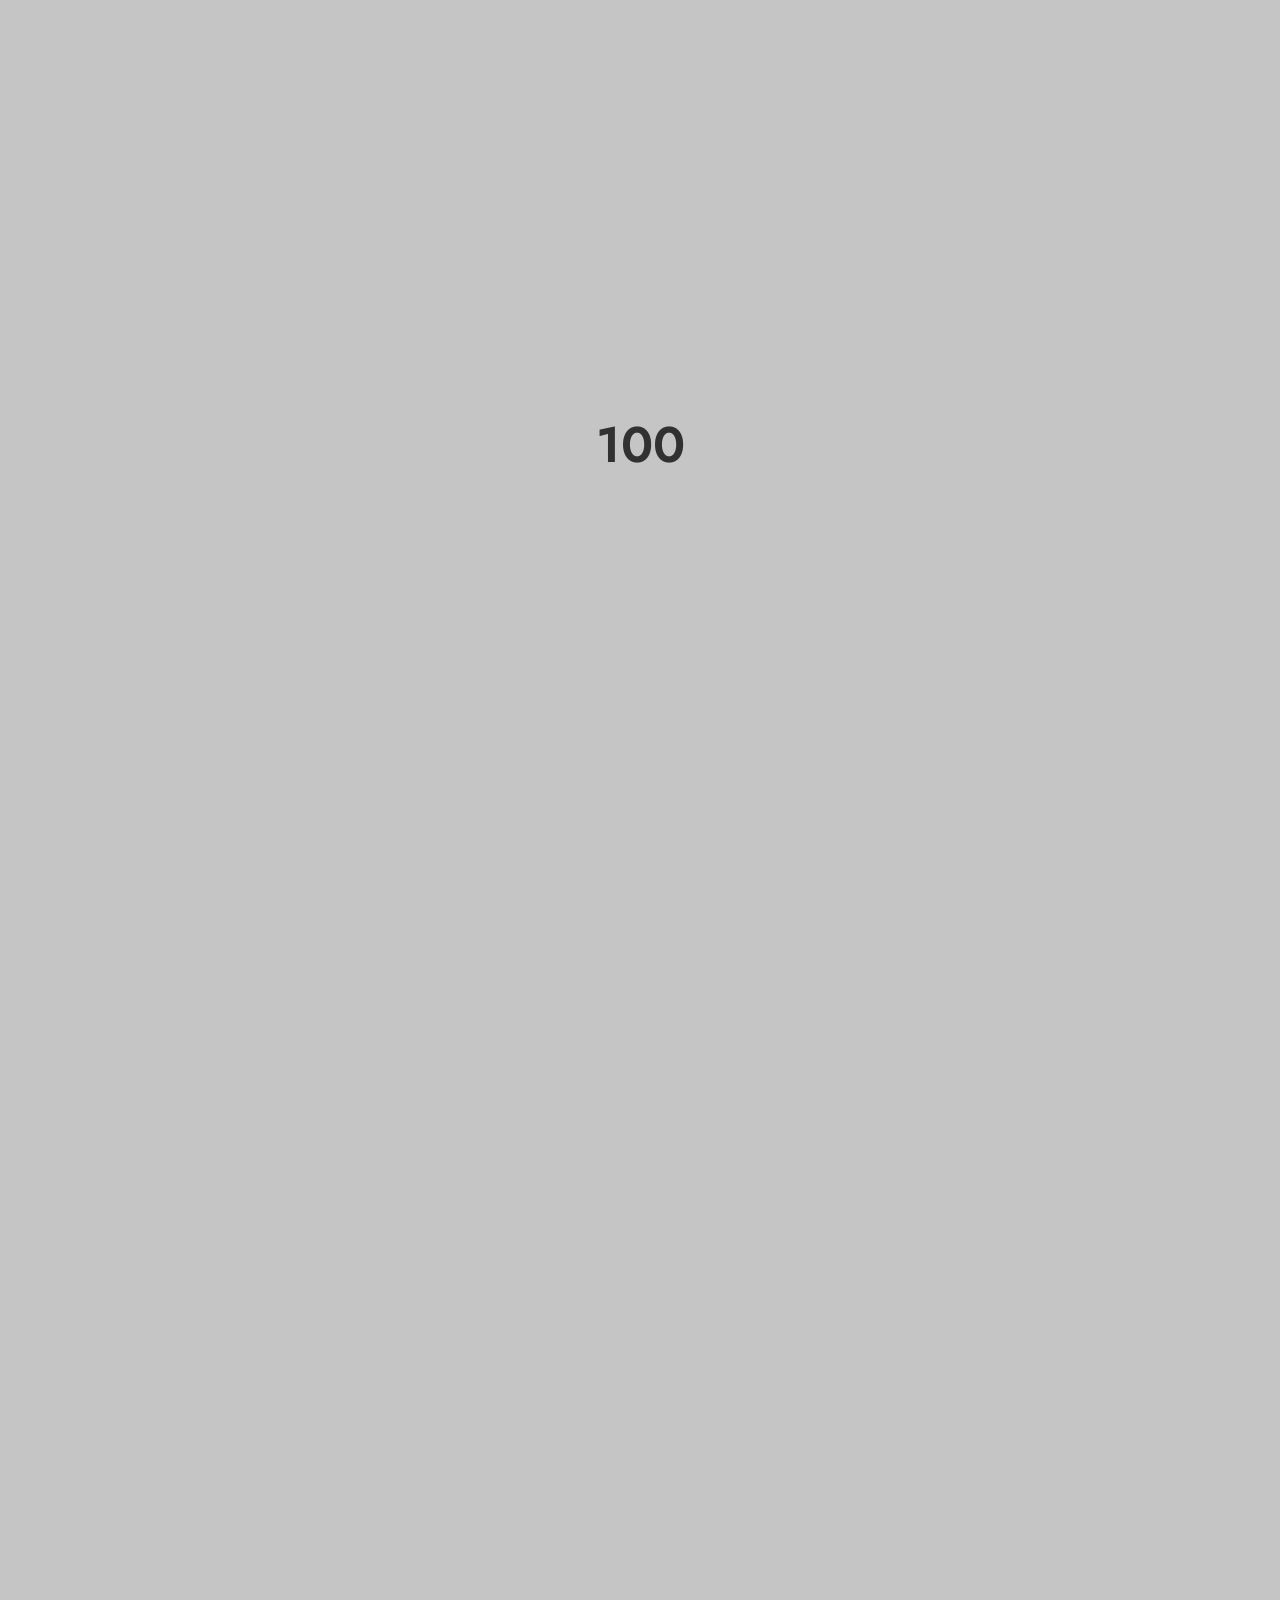
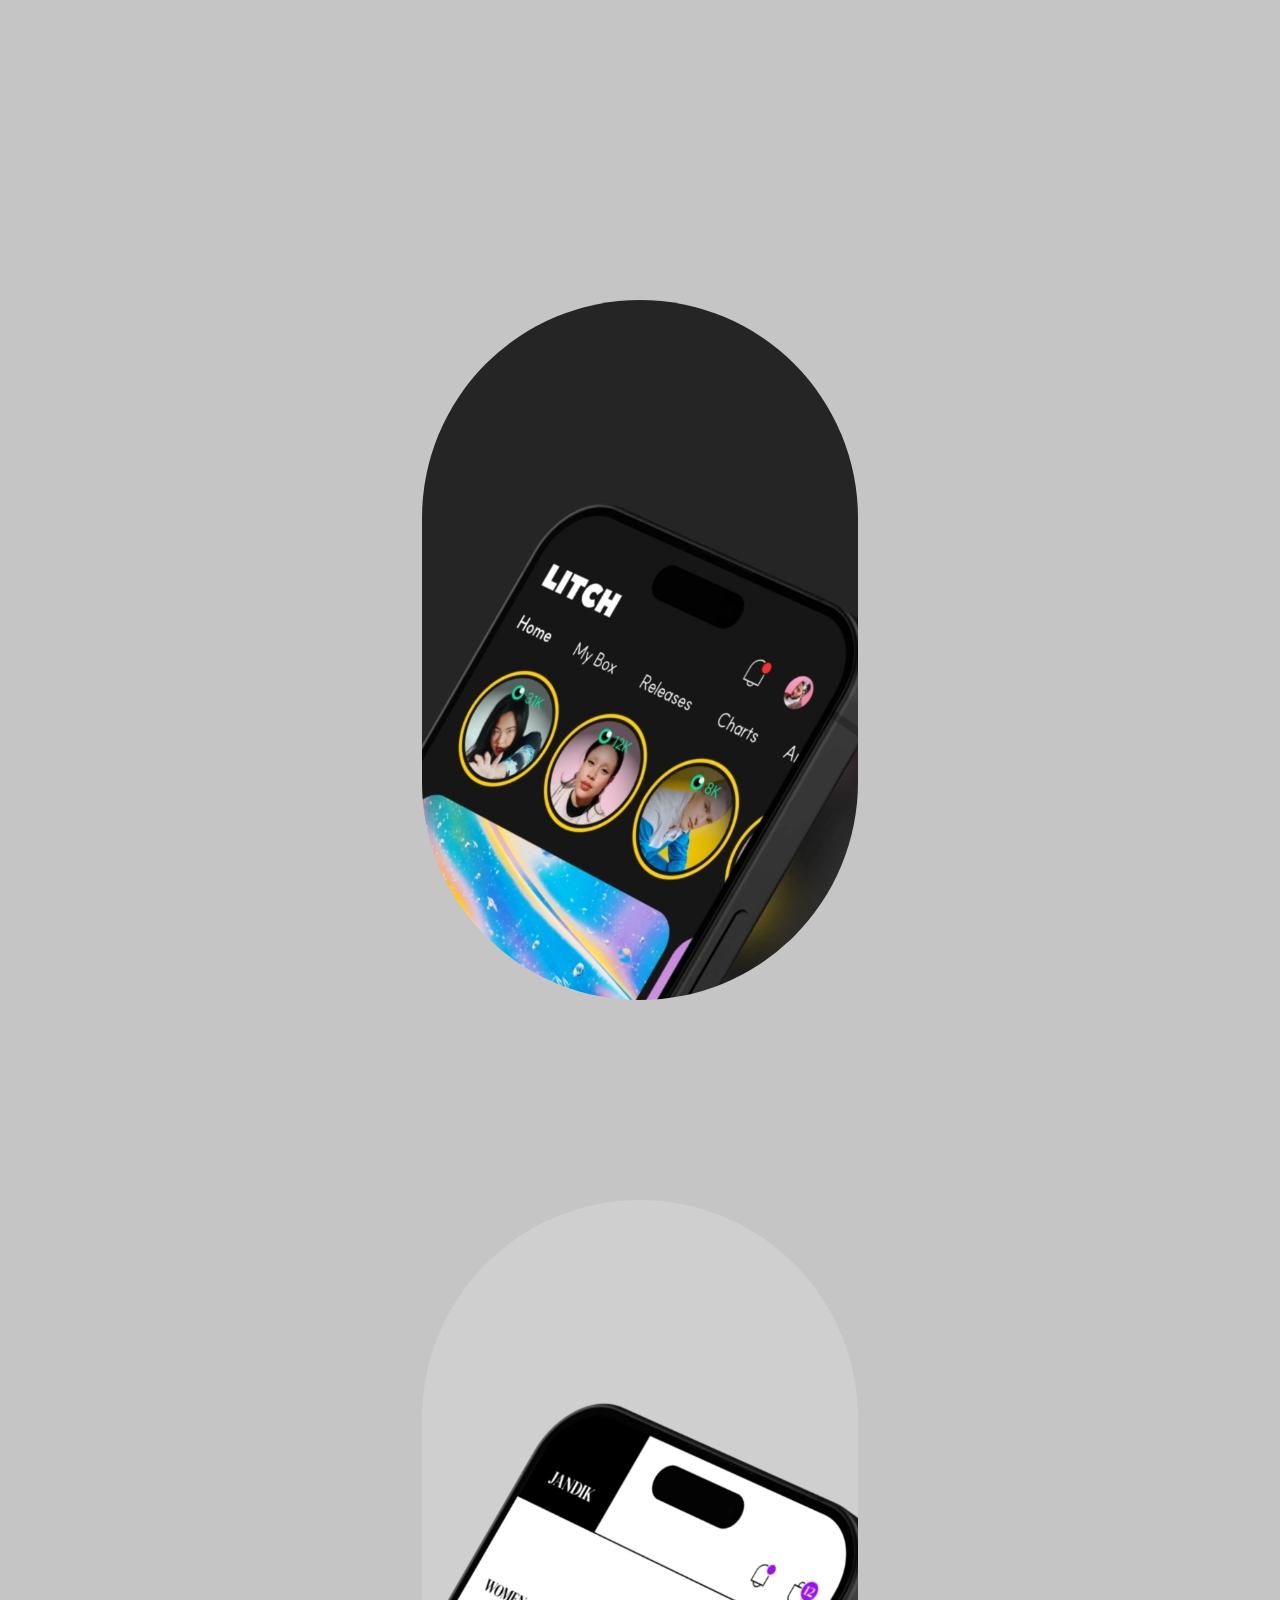
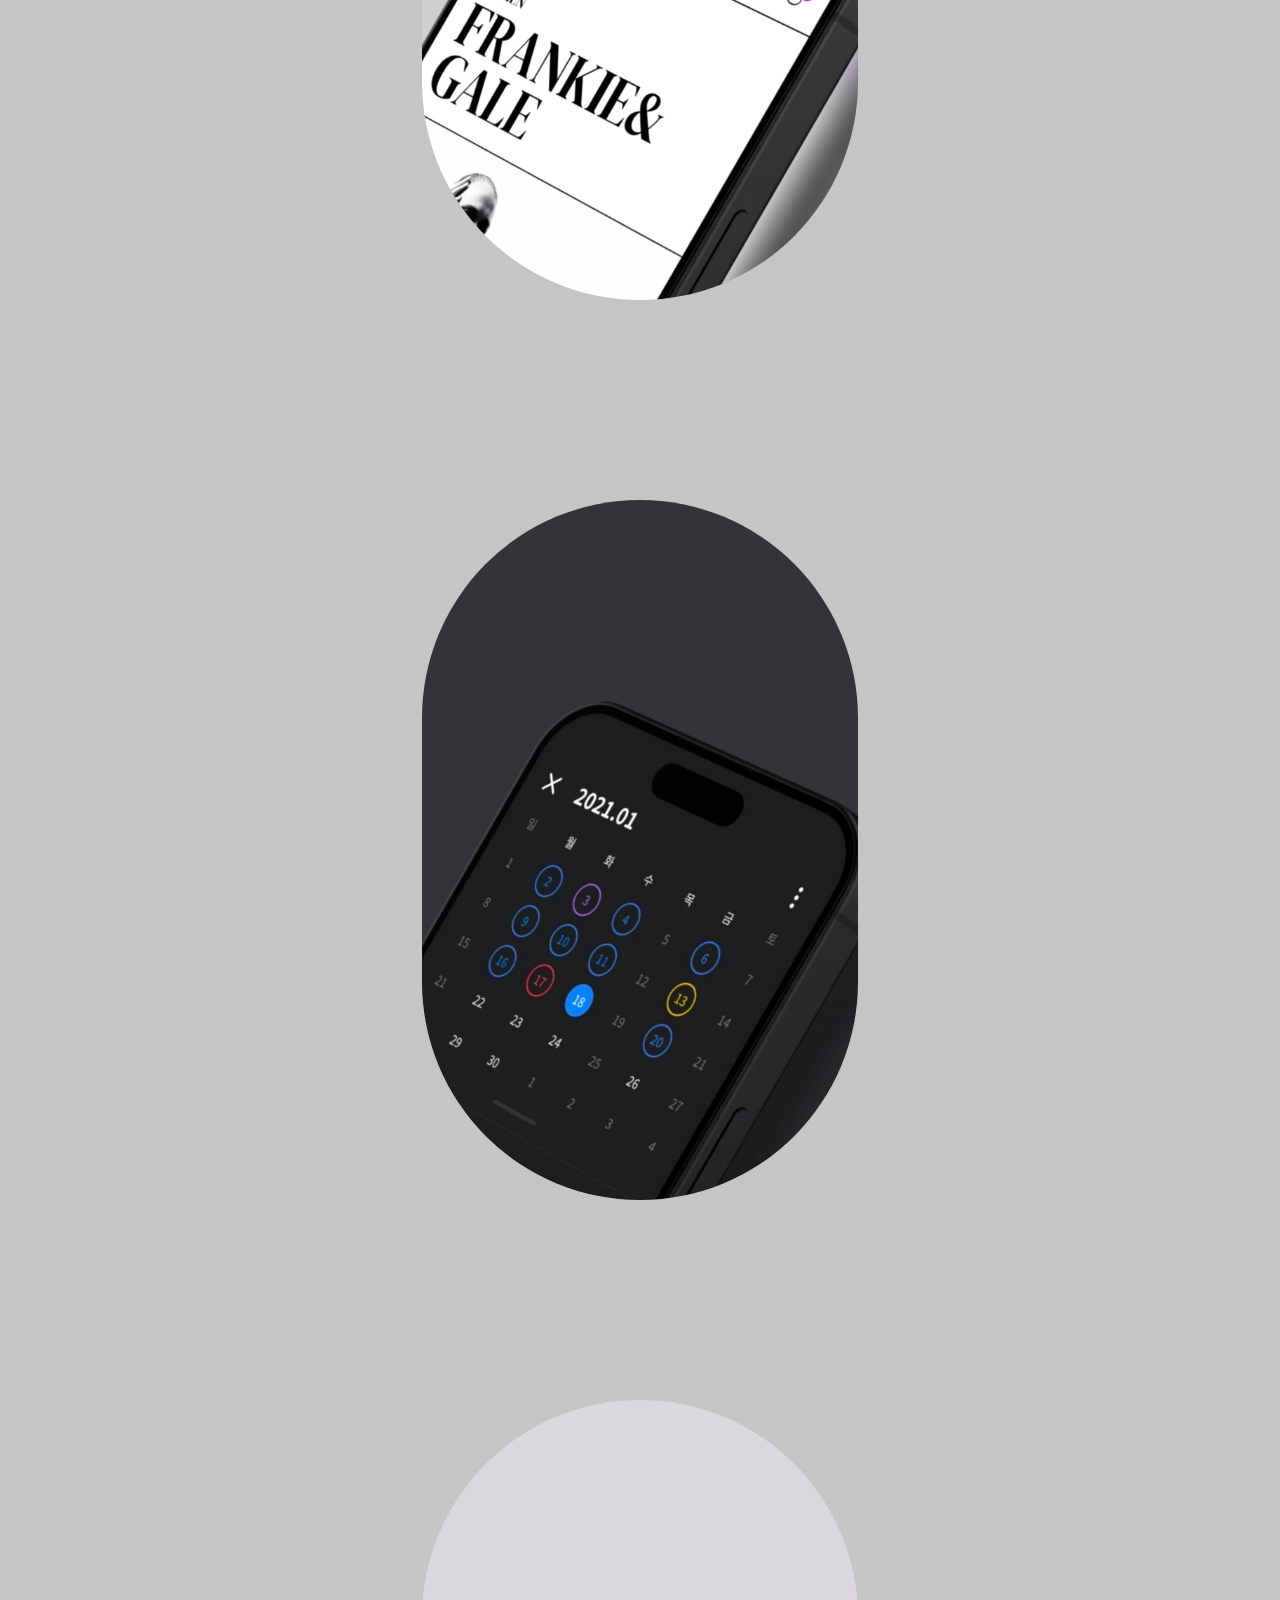
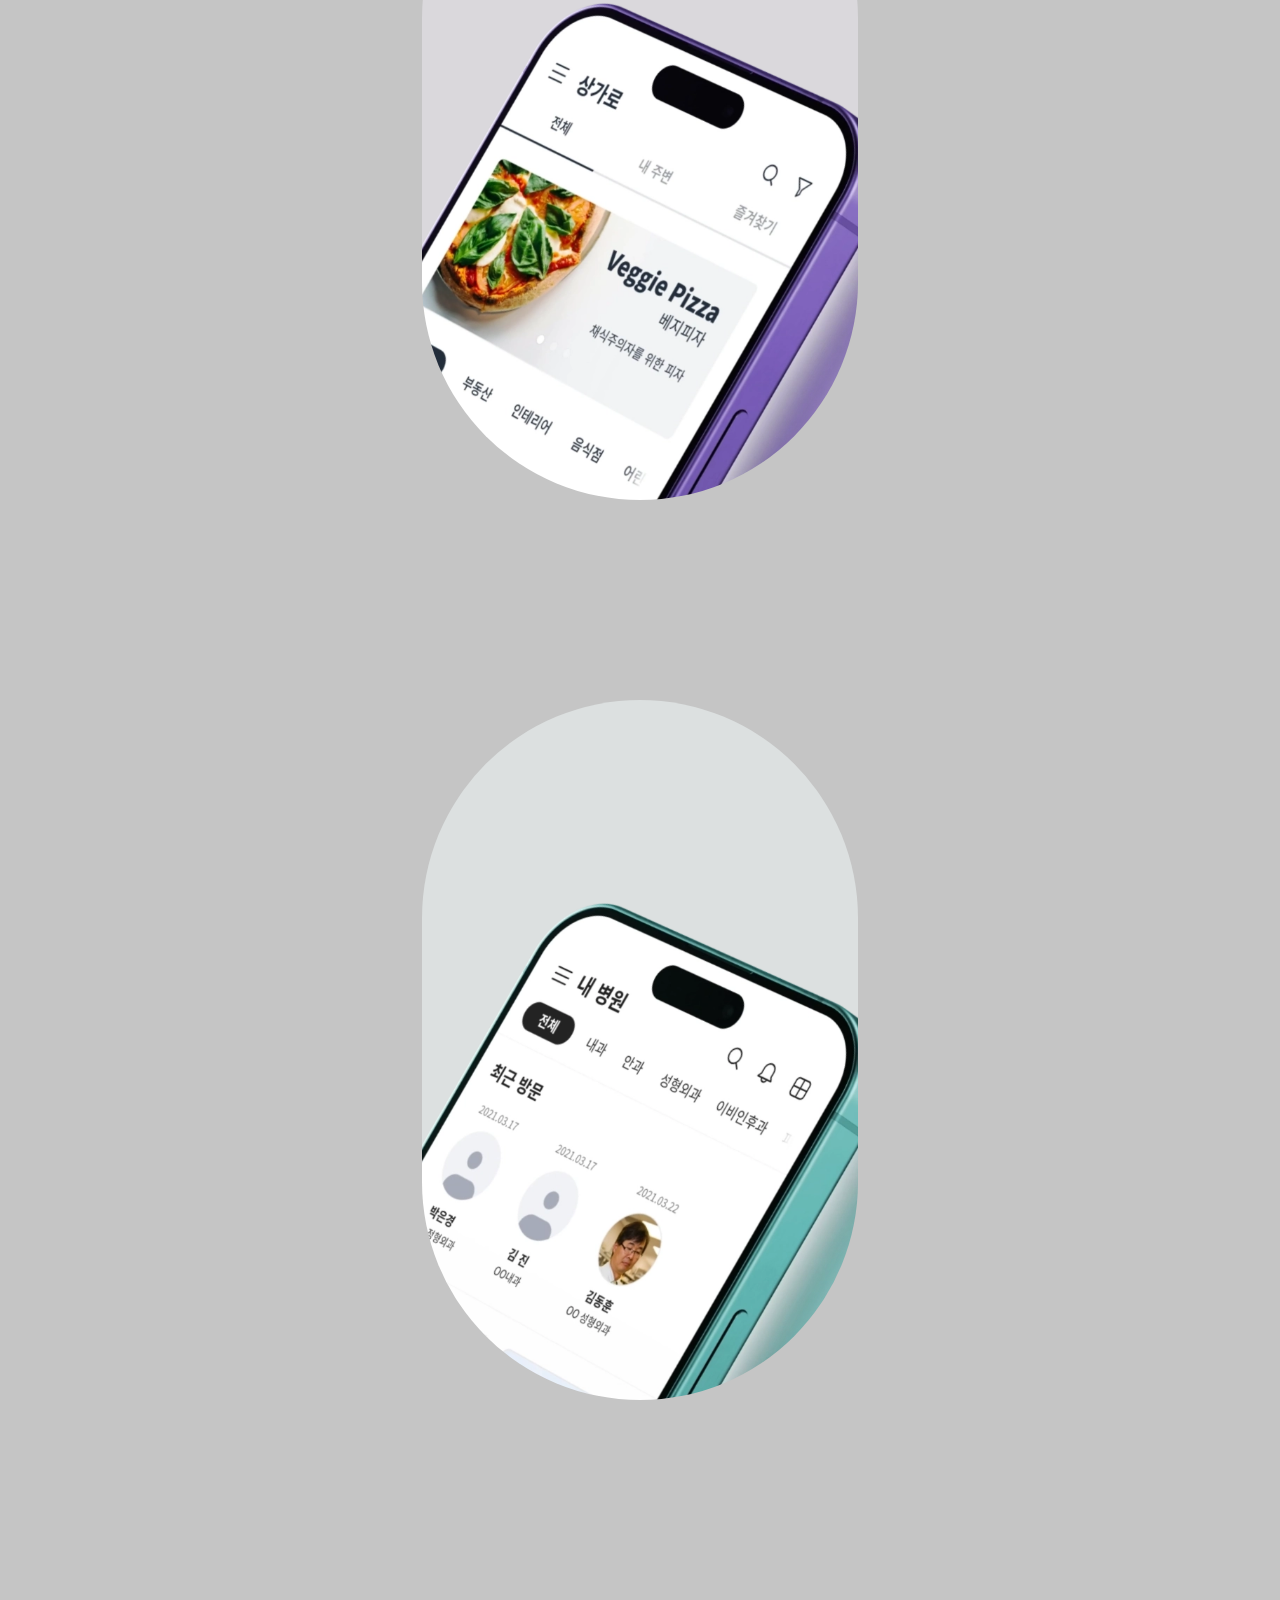
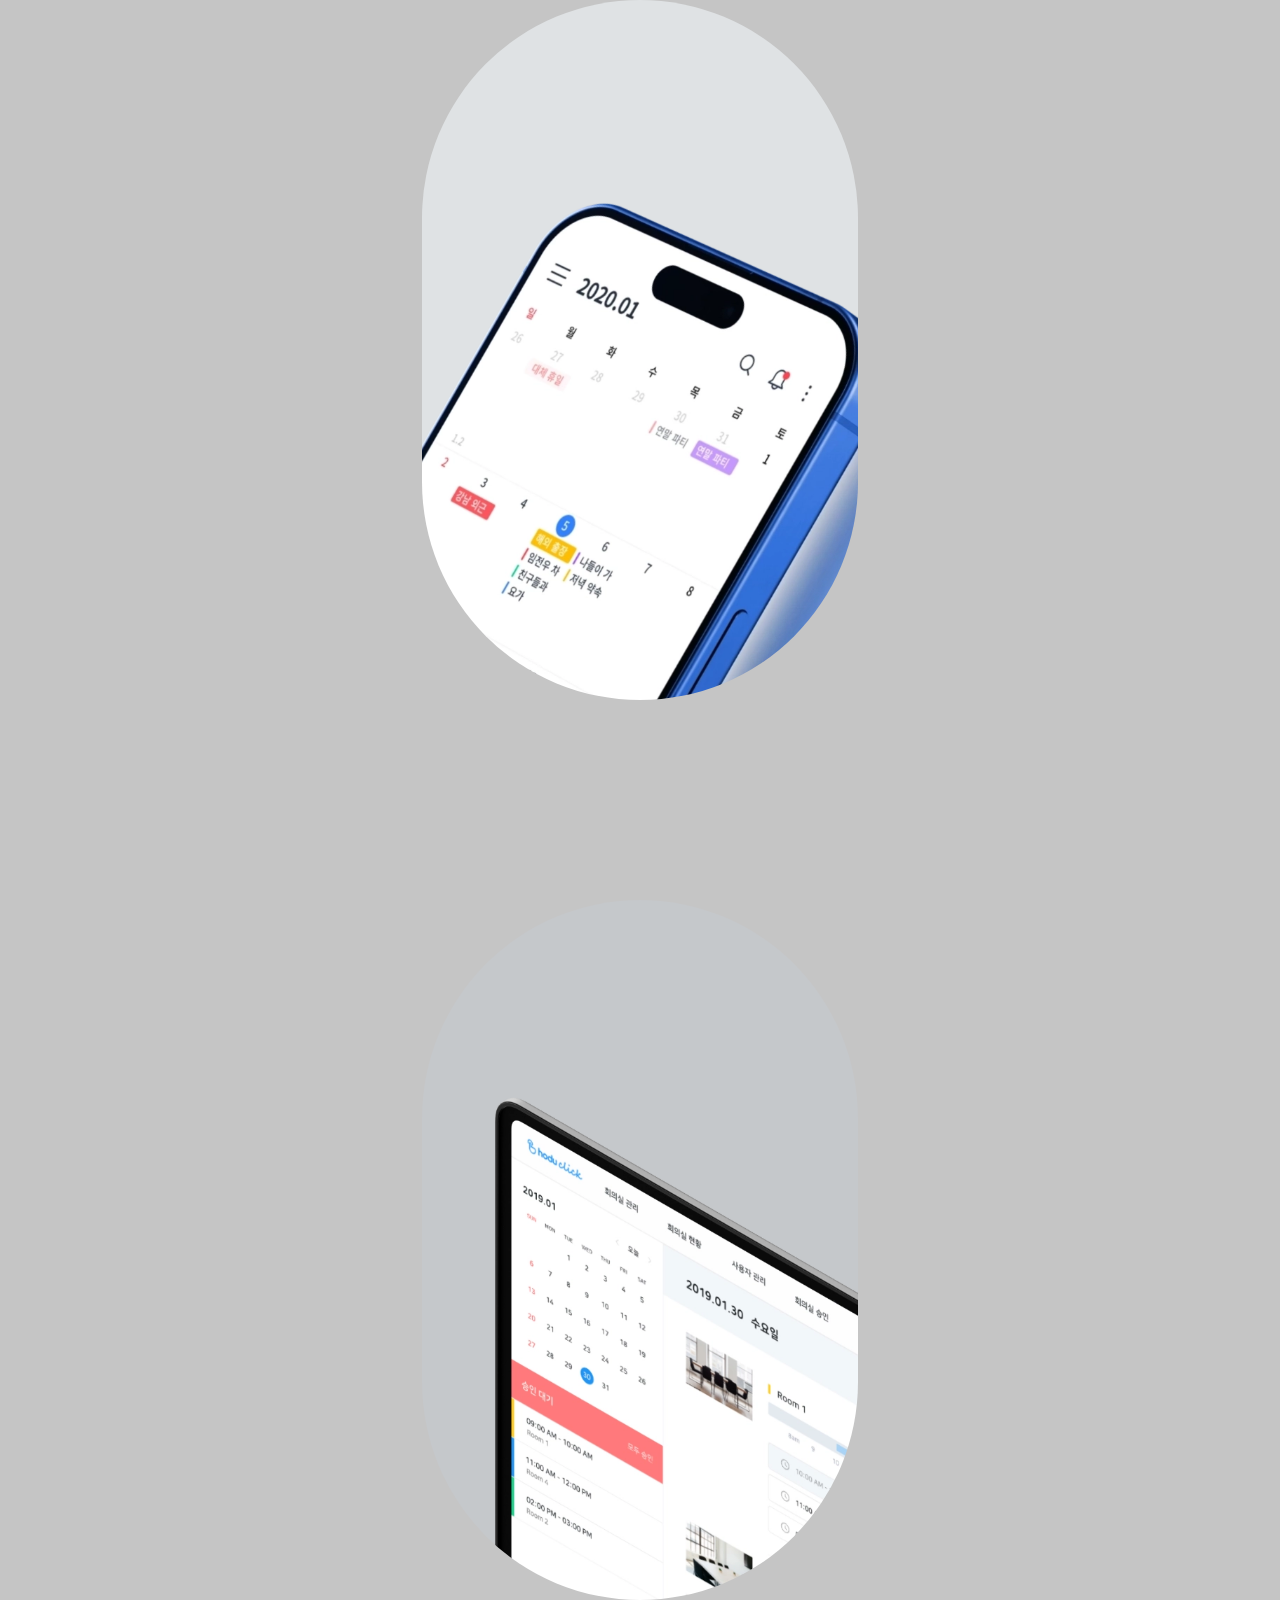
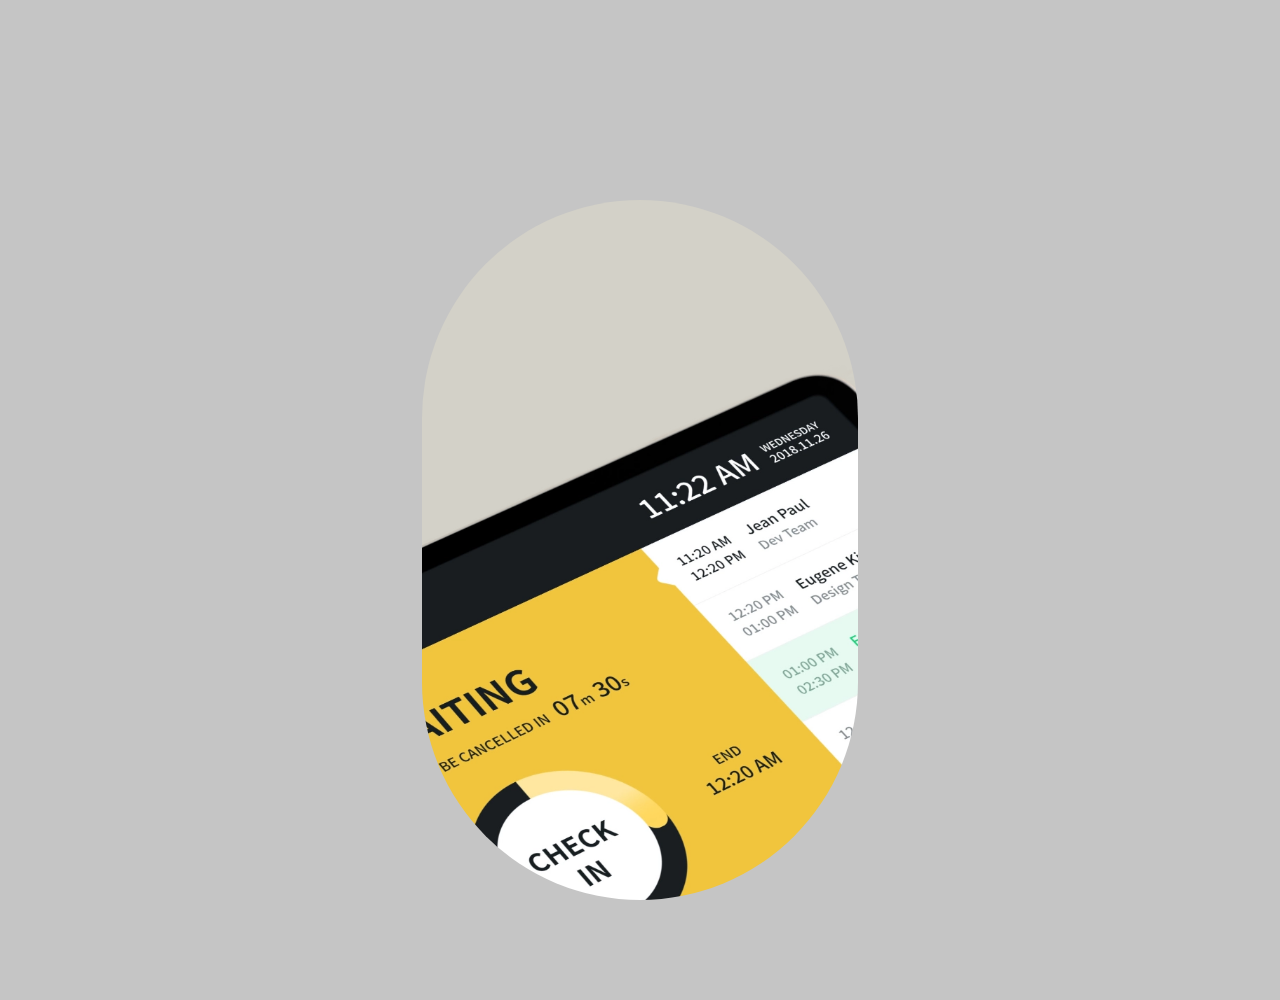
<file: index.html>
<!DOCTYPE html>
<html lang="ko">
 	<head>
		<meta charset="utf-8">
		<meta name="viewport" content="width=device-width, initial-scale=1.0">
		<title>KROWSMIG</title>
		<meta name="description" content="KROWSMIG은 퍼블리싱이 가능한 웹/앱디자이너의 포트폴리오 사이트입니다.">
		<meta name="keywords" content="웹디자이너, 앱디자이너, 퍼블리셔, HTML, CSS, jQuery, Web Designer, App Designer, KROWSMIG">
		<link rel="icon" href="images/main/favicon.png">
		<link rel="stylesheet" type="text/css" href="css/default.css">
		<link rel="stylesheet" type="text/css" href="css/index.css">
			
		<link rel="preconnect" href="https://fonts.googleapis.com">
		<link rel="preconnect" href="https://fonts.gstatic.com" crossorigin>
		<link href="https://fonts.googleapis.com/css2?family=Jost:ital@0;1&display=swap" rel="stylesheet">
		<link href="https://fonts.googleapis.com/css2?family=Jost:ital,wght@0,500;1,500&display=swap" rel="stylesheet">
		<link href="https://fonts.googleapis.com/css2?family=Jost:ital,wght@0,600;1,600&display=swap" rel="stylesheet">
		
		<script src="js/jquery.js"></script>

		<!-- Google tag (gtag.js) -->
		<script async src="https://www.googletagmanager.com/gtag/js?id=G-4524T4PMET"></script>
		<script>
		  window.dataLayer = window.dataLayer || [];
		  function gtag(){dataLayer.push(arguments);}
		  gtag('js', new Date());
		
		  gtag('config', 'G-4524T4PMET');
		</script>
	</head>
	<body class="">

		<div class="container">
			<div class="counter"><p>0</p></div>

			<section class="ld">
				<dis class="overlay"></dis>
			</section>
		</div>



		<header class="opa_2">
			<h1><a href="#main">KROWS'MIG</a></h1>
			<nav>
				<a href="">CONTACT</a>
				<a href="index_en.html" class="en">EN</a>
			</nav>
		</header>

		<section id="main" class="opa">
			<h1>PROJECTS</h1>
		</section>

		<section id="projects">
			<ul>
				<li class="li_0">
					<div class="rnd  opa_2">
						<h2>O<span>S</span><span>A</span><span>Z</span>A</h2>
						<a href="kr/osz.html">케이스 스터디</a>
					</div>		
				</li>
				<li class="li_1">
					<div class="rnd dark">
						<h2>L<span>I</span><span>T</span><span>C</span>H</h2>
						<a href="kr/ltch.html">케이스 스터디</a>
					</div>		
				</li>
				<li class="li_2">
					<div class="rnd">
						<h2>J<span>A</span><span>N</span><span>D</span><span>I</span>K</h2>
						<a href="kr/jndk.html">케이스 스터디</a>
					</div>		
				</li>

				<li class="li_3">
					<div class="rnd dark">
						<h2>H<span>O</span><span>D</span><span class="pd_lft">U</span><span class="break"></span><span class="pd_rgt">W</span><span>O</span><span>R</span><span>K</span>S</h2>
						<a href="kr/hdwk.html">케이스 스터디</a>
					</div>		
				</li>
				<li class="li_4">
					<div class="rnd">
						<h2>H<span>O</span><span>D</span><span class="pd_lft">U</span><span class="break"></span><span class="pd_rgt">H</span><span>O</span><span>M</span>E</h2>
						<a href="kr/hdhm.html">케이스 스터디</a>
					</div>		
				</li>
				<li class="li_5">
					<div class="rnd">
						<h2>H<span>O</span><span>D</span><span class="pd_lft">U</span><span class="break"></span><span class="pd_rgt">D</span><span>O</span>C</h2>
						<a href="kr/hddc.html">케이스 스터디</a>
					</div>		
				</li>

				<li class="li_6">
					<div class="rnd">
						<h2>H<span>O</span><span>D</span>U</h2>
						<a href="kr/hd.html">케이스 스터디</a>
					</div>		
				</li>
				<li class="li_7">
					<div class="rnd">
						<h2>H<span>O</span><span>D</span><span class="pd_lft">U</span><span class="break"></span><span class="pd_rgt">C</span><span>L</span><span>I</span><span>C</span>K</h2>
						<a href="kr/hdck.html">케이스 스터디</a>
					</div>		
				</li>
				<li class="li_8">
					<div class="rnd">
						<h2>H<span>O</span><span>D</span><span class="pd_lft">U</span><span class="break"></span><span class="pd_rgt">C</span><span>L</span><span>I</span><span>C</span>K</h2>
						<a href="kr/hdck_tb.html">케이스 스터디</a>
					</div>		
				</li>
			</ul>
		</section>

		<section id="contact">

			<div class="cont_div">
				<h1>CONTACT</h1>

				<ul class="about_ul">
					
					<li class="li_0 on">
						<h2><a href="" class="ko">디자인</a></h2>
						<h3 class="ko">디자인 툴</h3>
						<span class="line"></span>
						<ul class="rel">
							<li class="deco">(</li>
							<li>FIGMA</li>
							<li>PHOTOSHOP</li>
							<li>ILLUSTRATOR</li>
							<li>AFFINITY</li>
							<li class="deco">)</li>
						</ul>
					</li>

					<li class="li_1">
						<h2><a href="" class="ko">퍼블리싱</a></h2>
						<h3 class="ko">개발</h3>
						<span class="line"></span>
						<ul class="rel">
							<li class="deco">{</li>
							<li>HTML & CSS</li>
							<li>JQUERY</li>
							<li>GSAP</li>
							<li>CROSS-BROWSING</li>
							<li class="deco">}</li>
						</ul>
					</li>

					<li class="li_2">
						<h2><a href="" class="ko">내 소개</a></h2>
						<div class="rel">
							<p class="ko">
								그래픽 디자인을 전공후 프리랜스 그래픽 디자이너로 활동하며 명함, 브로슈어, 포스터, UI 디자인 등 여러 작업을 하였습니다. 
								시간이 흘러 제 디자인을 통해 더 많은 오디언스와 소통하고 싶었던 저는 웹디자이너로 전향하기를 결심하였고, 
								웹디자인 스킬업을 위해 퍼블리싱을 공부하였습니다.
							</p>
							<p class="ko">
								수년간 경력이 쌓이고 디자인의 스펙트럼이 넓어져도 항상 새로운 프로젝트를 통해 많은 걸 배우고 있습니다.
								이러한 부분이 빠르게 변화하는 이 분야에 가장 큰 장점이 아닐까 생각합니다.
								저는 현재 디자이너 & 퍼블리셔로 활동 중이고 GSAP을 공부하며 매일매일 즐거운 디자인 & 코딩을 하고 있습니다.
							</p>
						</div>	
					</li>

				</ul>
				<a class="email" href="mailto:krowsmig@gmail.com">krowsmig@gmail.com</a>
				<a href="" class="close_btn">close <span></span><span></span></a>
			</div>
		</section>


		<footer class="opa_2">
			<p class="fnt_clr">© 2025 KROWS'MIG</p>
			<a href="mailto:krowsmig@gmail.com" class="email_link fnt_clr">EMAIL ME</a>
		</footer>

		<script src="js/lenis.min.js"></script>
		<script src="js/gsap.min.js"></script>
		<script src="js/ScrollTrigger.min.js"></script>
		<script src="js/main.js"></script>

		<script type="text/javascript">
			
		</script>
		
	</body>
</html>
</file>
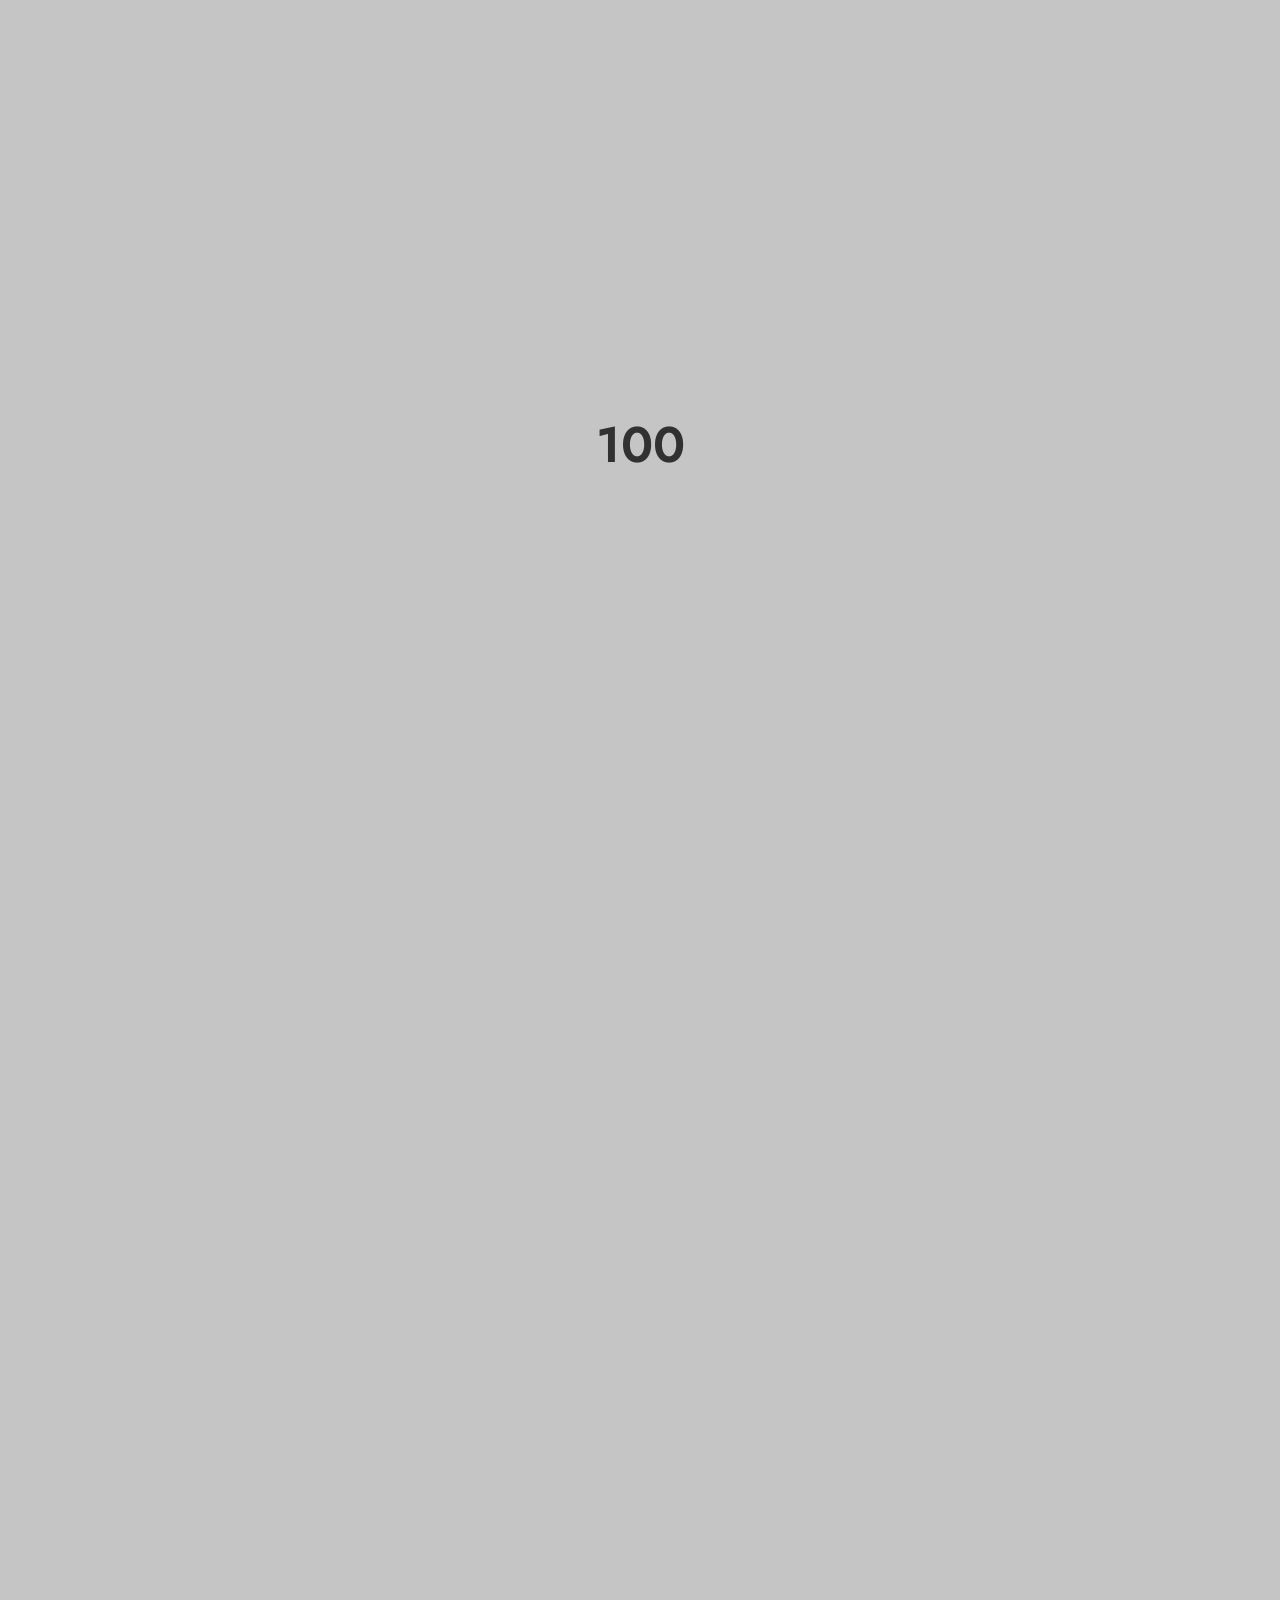
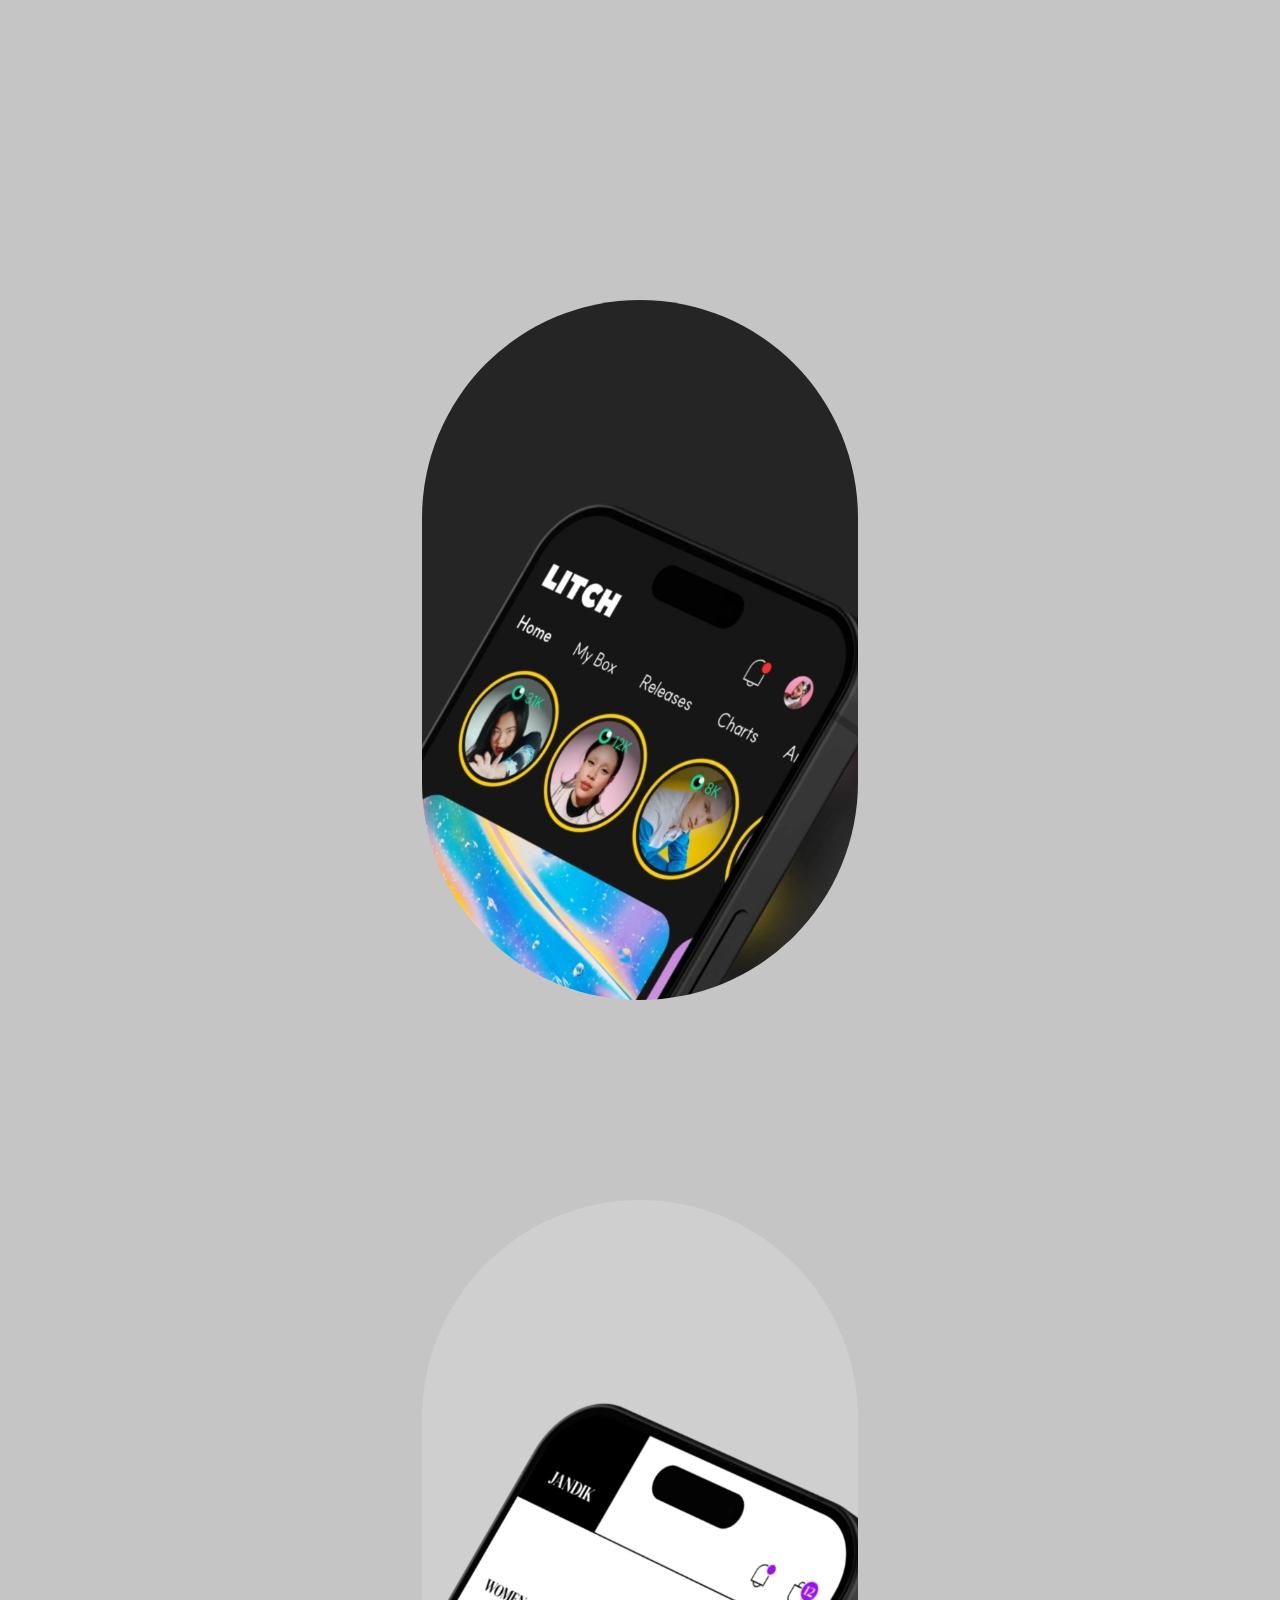
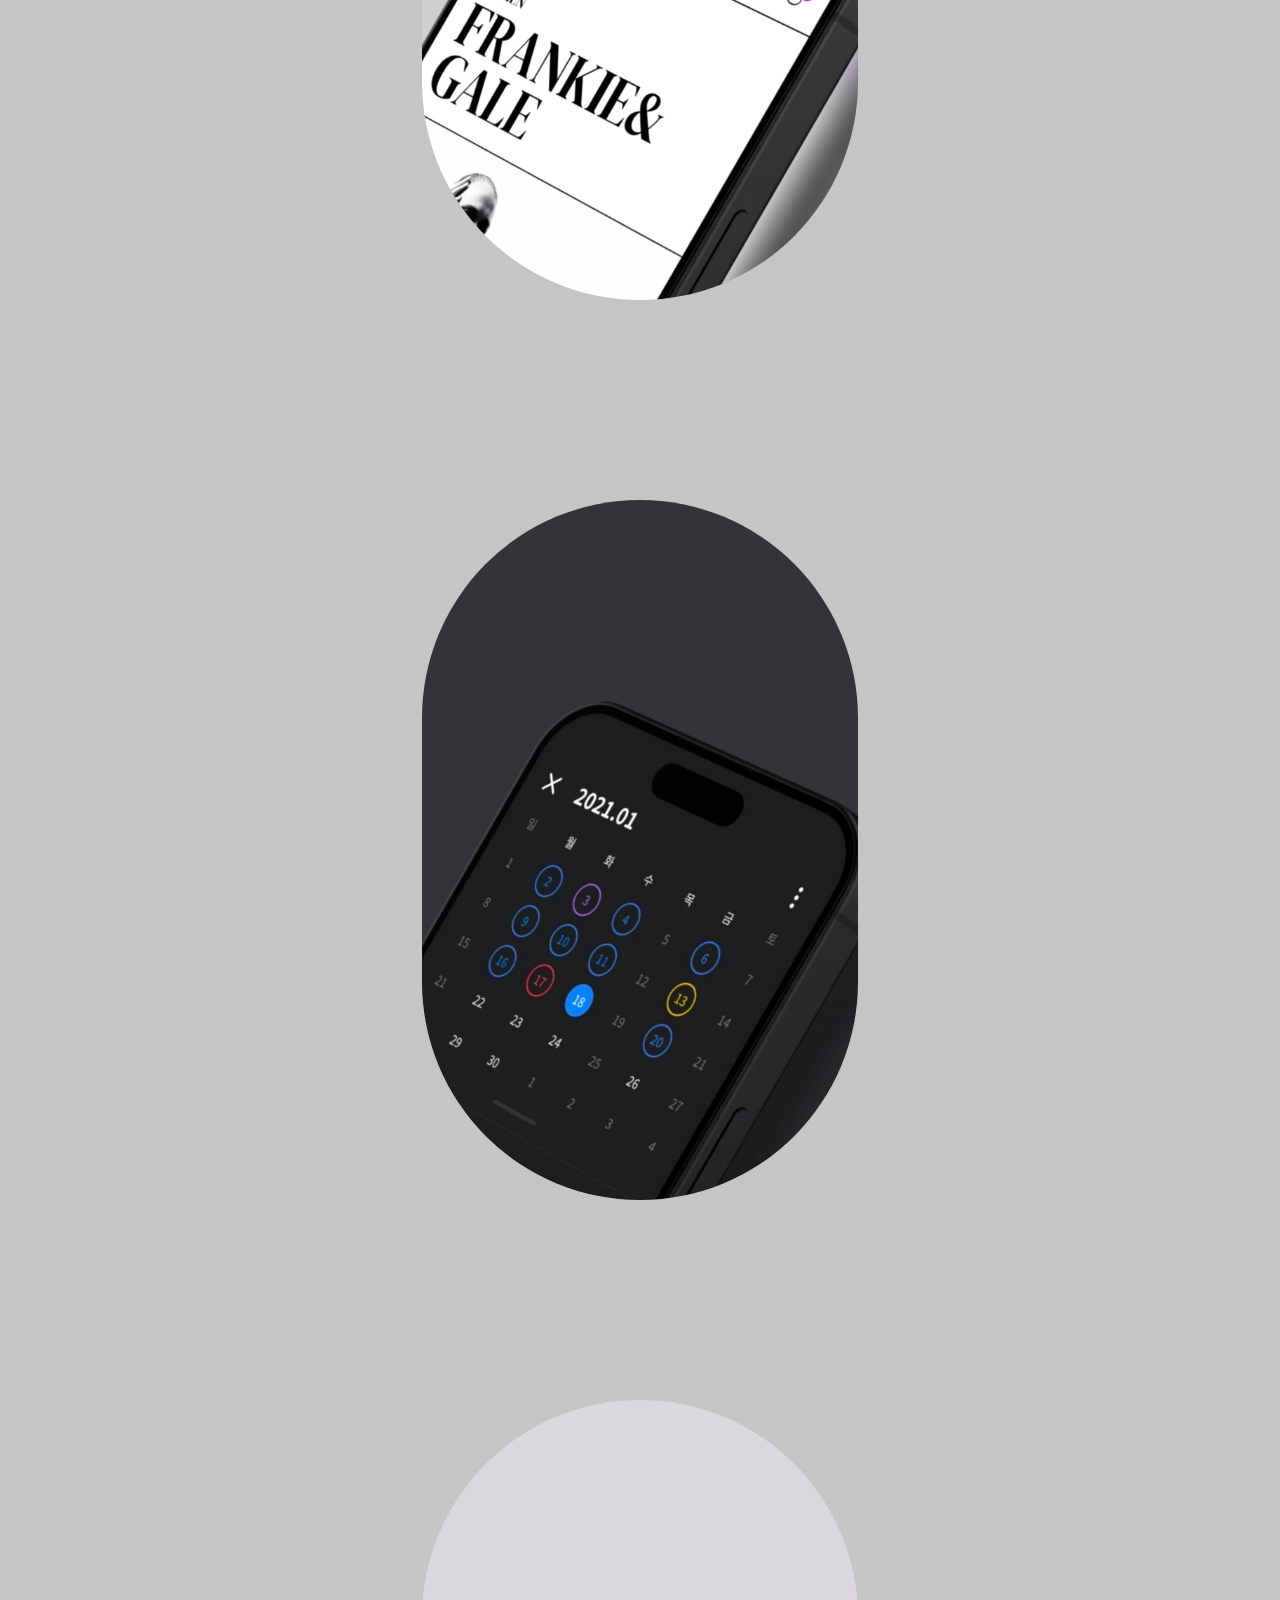
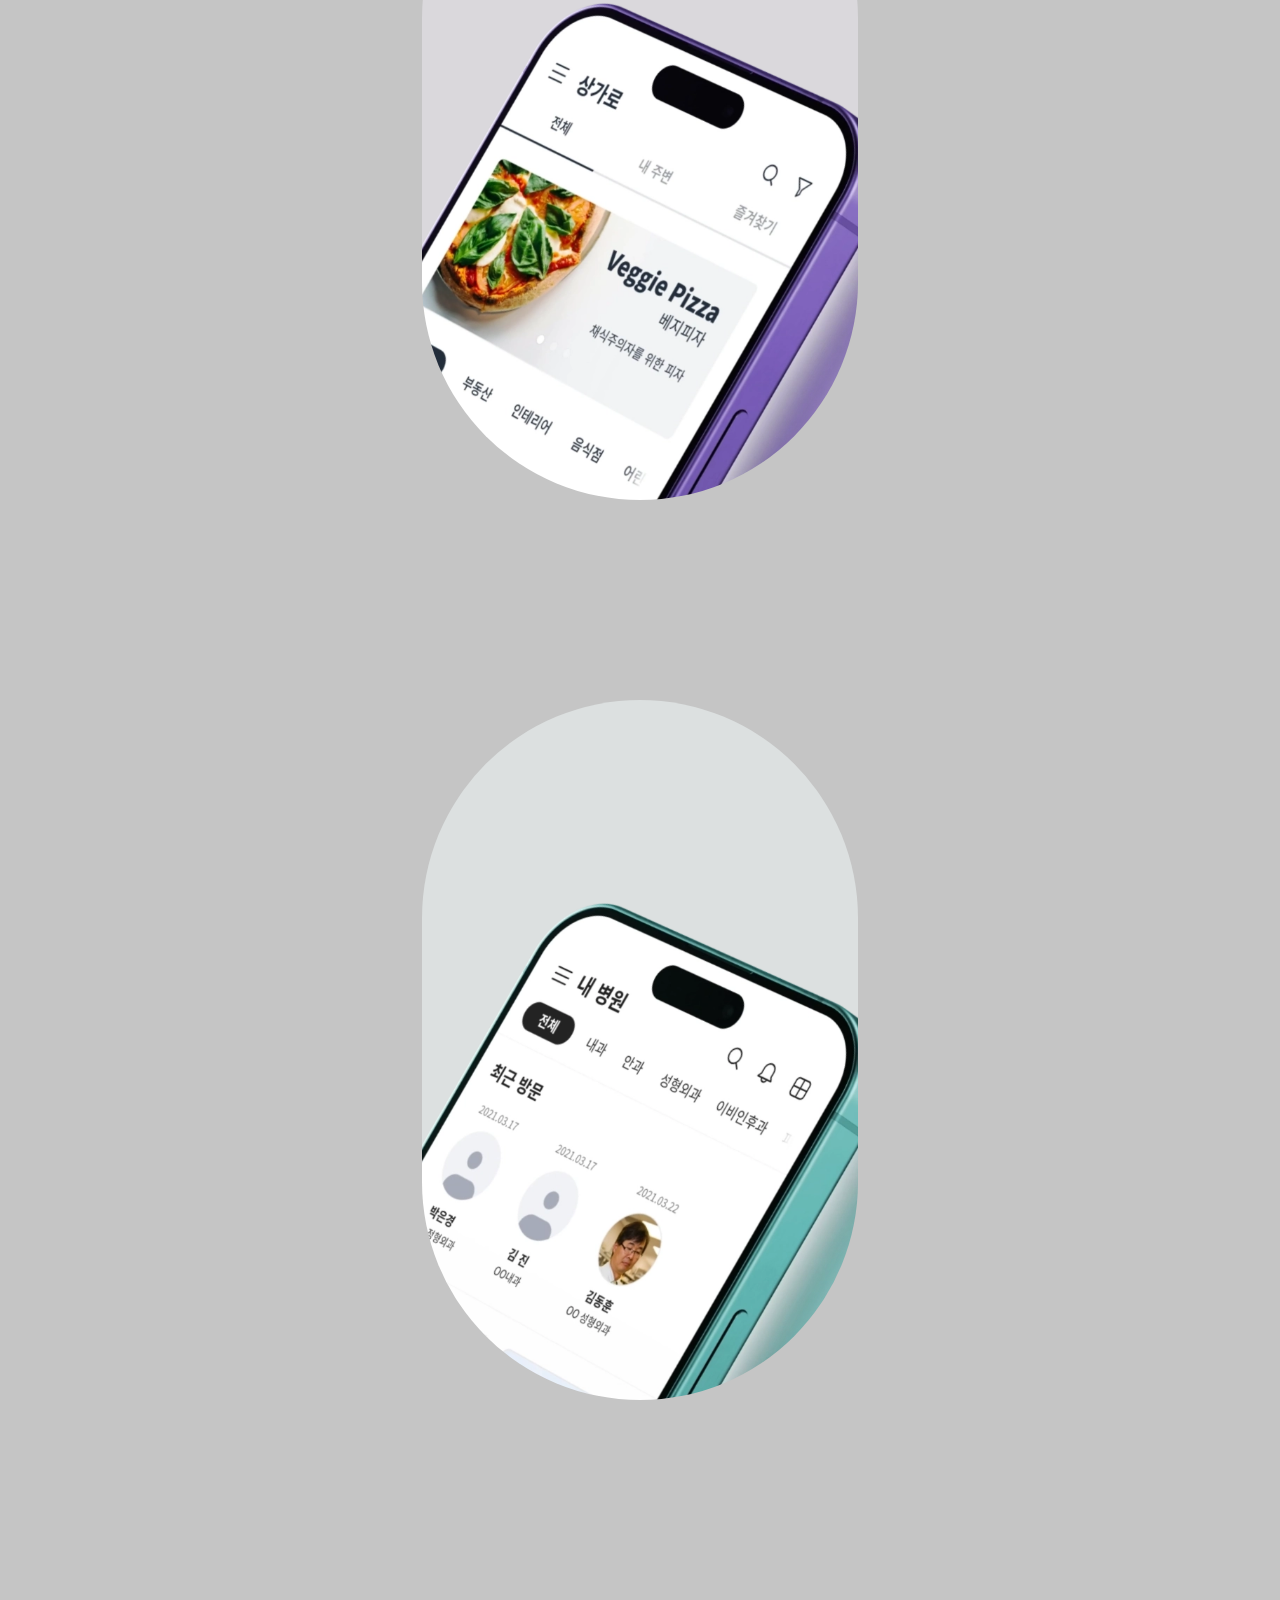
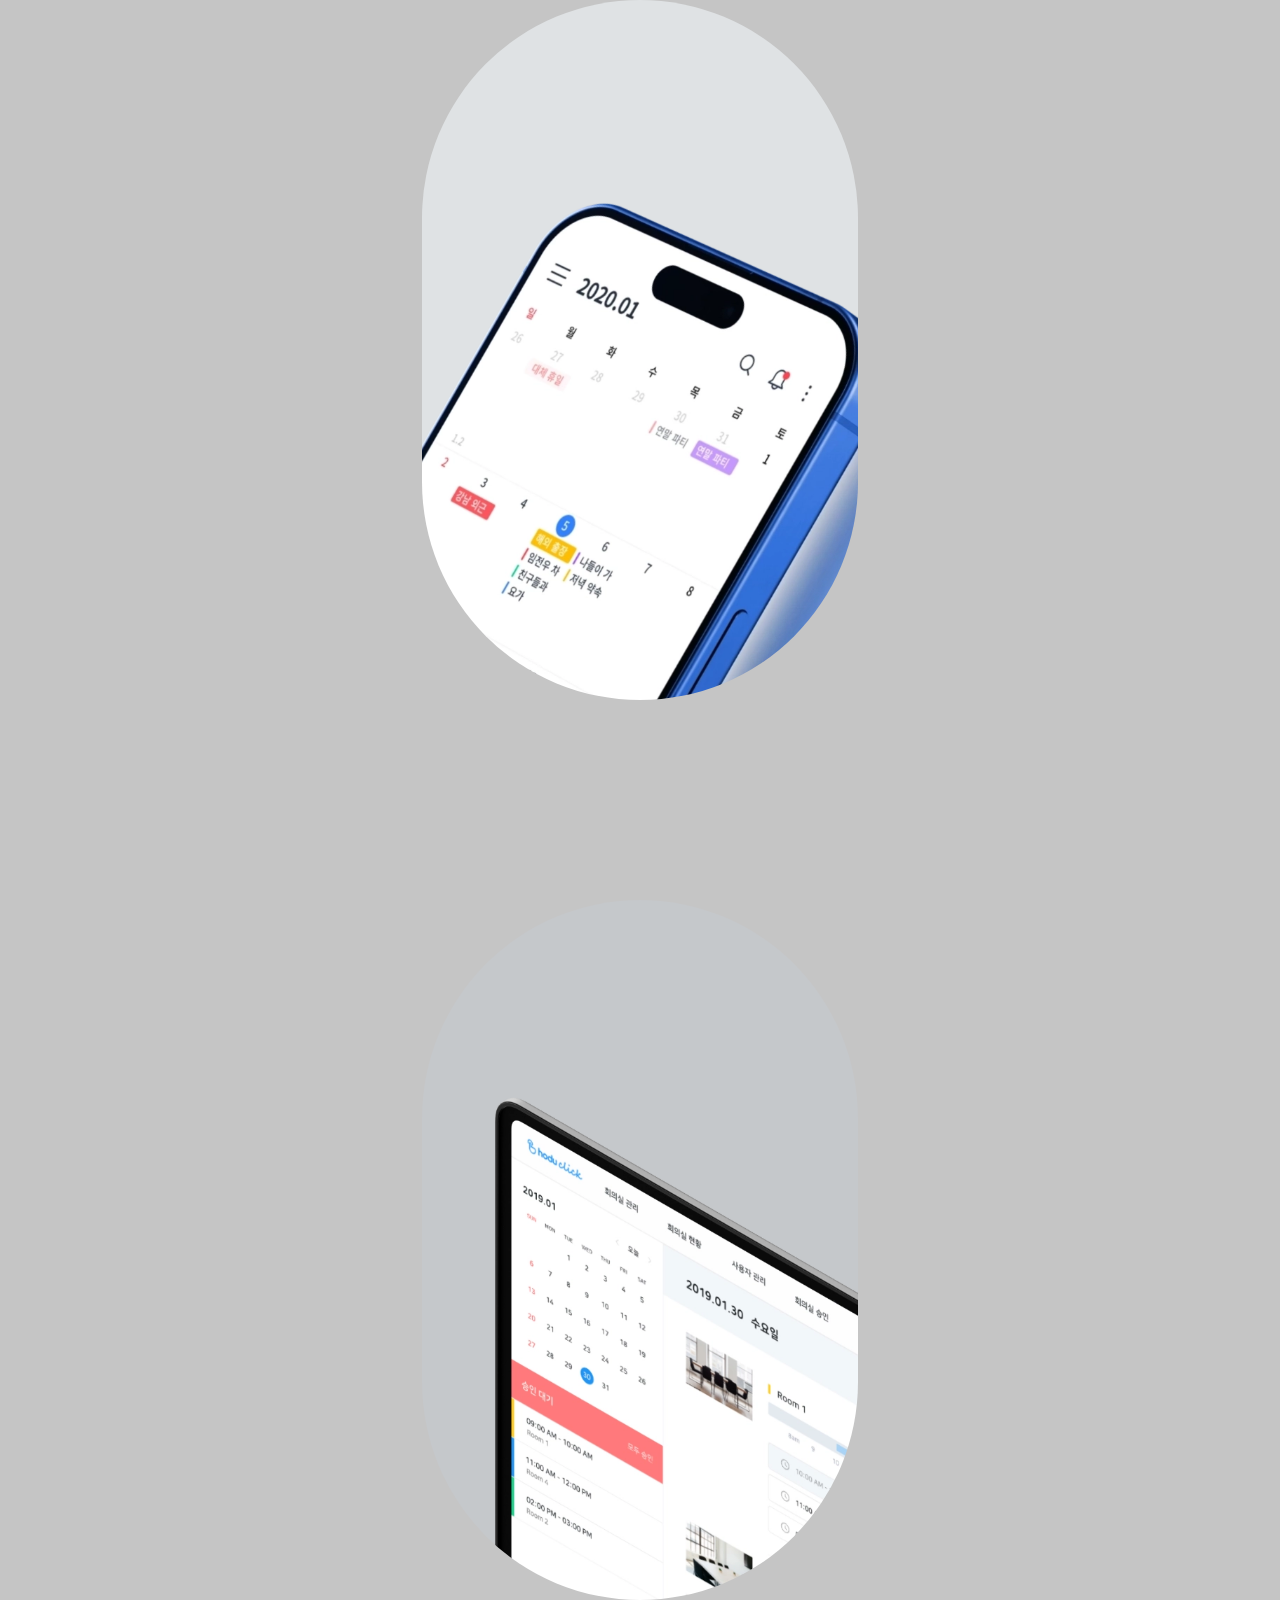
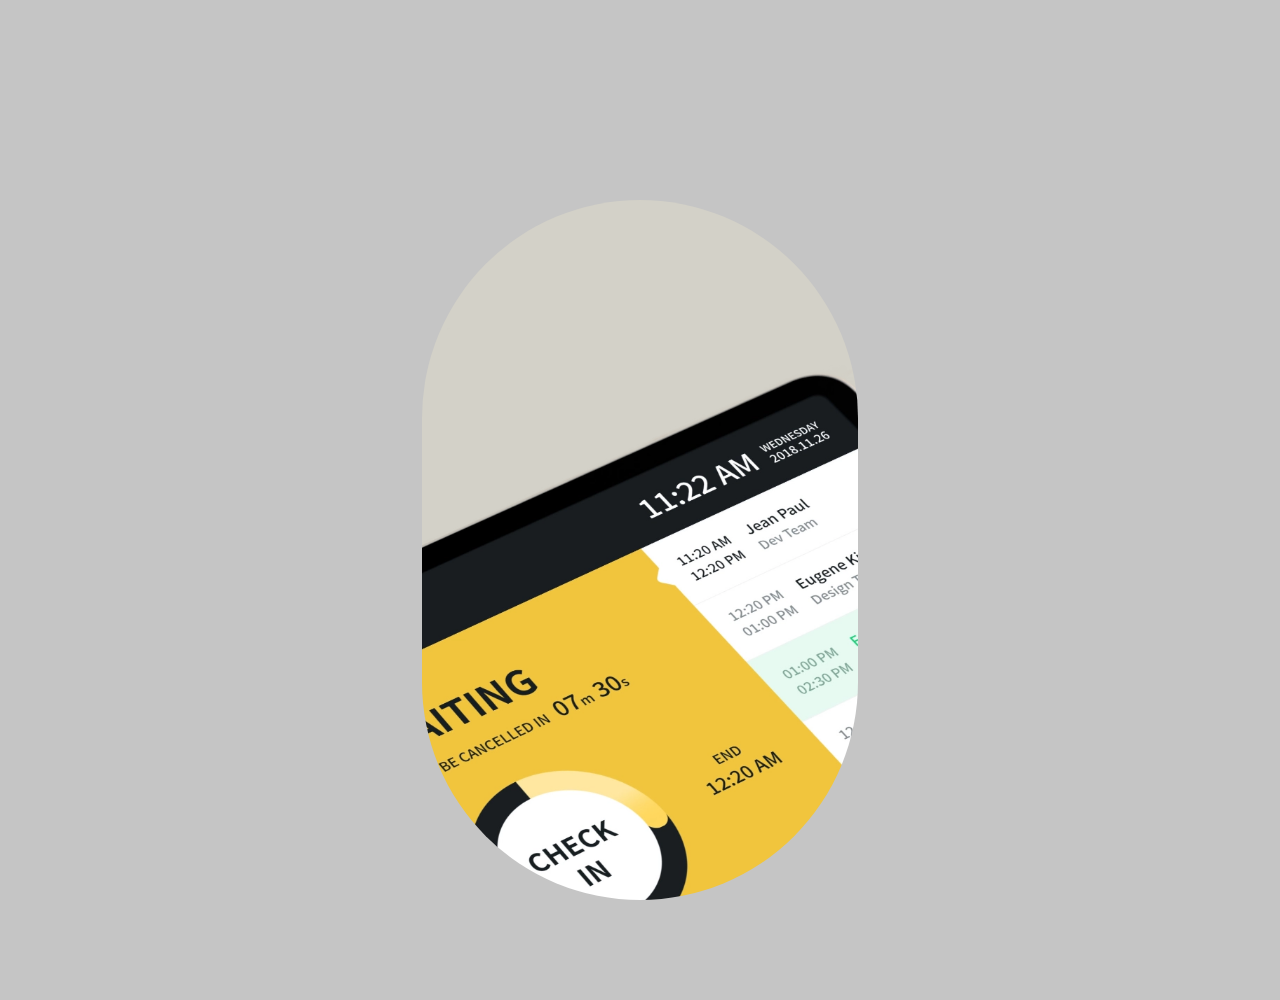
<file: index_en.html>
<!DOCTYPE html>
<html lang="en">
 	<head>
		<meta charset="utf-8">
		<meta name="viewport" content="width=device-width, initial-scale=1.0">
		<title>KROWS'MIG</title>
		<meta name="description" content="Welcome to my portfolio, KROWSMIG. I do web/app design and work as a front-end developer as well.">
		<meta name="keywords" content="web designer, app designer, front-end developer, HTML, CSS, jQuery, Web Designer, App Designer, KROWSMIG">
		<link rel="icon" href="images/main/favicon.png">
		<link rel="stylesheet" type="text/css" href="css/default.css">
		<link rel="stylesheet" type="text/css" href="css/index.css">
			
		<link rel="preconnect" href="https://fonts.googleapis.com">
		<link rel="preconnect" href="https://fonts.gstatic.com" crossorigin>
		<link href="https://fonts.googleapis.com/css2?family=Jost:ital@0;1&display=swap" rel="stylesheet">
		<link href="https://fonts.googleapis.com/css2?family=Jost:ital,wght@0,500;1,500&display=swap" rel="stylesheet">
		<link href="https://fonts.googleapis.com/css2?family=Jost:ital,wght@0,600;1,600&display=swap" rel="stylesheet">
		
		<script src="js/jquery.js"></script>
		
		<!-- Google tag (gtag.js) -->
		<script async src="https://www.googletagmanager.com/gtag/js?id=G-4524T4PMET"></script>
		<script>
		  window.dataLayer = window.dataLayer || [];
		  function gtag(){dataLayer.push(arguments);}
		  gtag('js', new Date());
		
		  gtag('config', 'G-4524T4PMET');
		</script>
	</head>
	<body class="">

		<div class="container">
			<div class="counter"><p>0</p></div>

			<section class="ld">
				<dis class="overlay"></dis>
			</section>
		</div>



		<header class="opa_2">
			<h1><a href="#main">KROWS'MIG</a></h1>
			<nav>
				<a href="">CONTACT</a>
				<a href="index.html" class="ko">한글</a>
			</nav>
		</header>

		<section id="main" class="opa">
			<h1>PROJECTS</h1>
		</section>

		<section id="projects">
			<ul>
				<li class="li_0">
					<div class="rnd  opa_2">
						<h2>O<span>S</span><span>A</span><span>Z</span>A</h2>
						<a href="en/osz.html">Case Study</a>
					</div>		
				</li>
				<li class="li_1">
					<div class="rnd dark">
						<h2>L<span>I</span><span>T</span><span>C</span>H</h2>
						<a href="en/ltch.html">Case Study</a>
					</div>		
				</li>
				<li class="li_2">
					<div class="rnd">
						<h2>J<span>A</span><span>N</span><span>D</span><span>I</span>K</h2>
						<a href="en/jndk.html">Case Study</a>
					</div>		
				</li>

				<li class="li_3">
					<div class="rnd dark">
						<h2>H<span>O</span><span>D</span><span class="pd_lft">U</span><span class="break"></span><span class="pd_rgt">W</span><span>O</span><span>R</span><span>K</span>S</h2>
						<a href="en/hdwk.html">Case Study</a>
					</div>		
				</li>
				<li class="li_4">
					<div class="rnd">
						<h2>H<span>O</span><span>D</span><span class="pd_lft">U</span><span class="break"></span><span class="pd_rgt">H</span><span>O</span><span>M</span>E</h2>
						<a href="en/hdhm.html">Case Study</a>
					</div>		
				</li>
				<li class="li_5">
					<div class="rnd">
						<h2>H<span>O</span><span>D</span><span class="pd_lft">U</span><span class="break"></span><span class="pd_rgt">D</span><span>O</span>C</h2>
						<a href="en/hddc.html">Case Study</a>
					</div>		
				</li>

				<li class="li_6">
					<div class="rnd">
						<h2>H<span>O</span><span>D</span>U</h2>
						<a href="en/hd.html">Case Study</a>
					</div>		
				</li>
				<li class="li_7">
					<div class="rnd">
						<h2>H<span>O</span><span>D</span><span class="pd_lft">U</span><span class="break"></span><span class="pd_rgt">C</span><span>L</span><span>I</span><span>C</span>K</h2>
						<a href="en/hdck.html">Case Study</a>
					</div>		
				</li>
				<li class="li_8">
					<div class="rnd">
						<h2>H<span>O</span><span>D</span><span class="pd_lft">U</span><span class="break"></span><span class="pd_rgt">C</span><span>L</span><span>I</span><span>C</span>K</h2>
						<a href="en/hdck_tb.html">Case Study</a>
					</div>		
				</li>
			</ul>
			
		</section>

		<section id="contact">

			<div class="cont_div">
				<h1>CONTACT</h1>

				<ul class="about_ul">
					
					<li class="li_0 on">
						<h2><a href="">DESIGN</a></h2>
						<h3>DESIGN TOOLS</h3>
						<span class="line"></span>
						<ul class="rel">
							<li class="deco">(</li>
							<li>FIGMA</li>
							<li>PHOTOSHOP</li>
							<li>ILLUSTRATOR</li>
							<li>AFFINITY</li>
							<li class="deco">)</li>
						</ul>
					</li>

					<li class="li_1">
						<h2><a href="">DEVELPMENT</a></h2>
						<h3>DEVELOPMENT</h3>
						<span class="line"></span>
						<ul class="rel">
							<li class="deco">{</li>
							<li>HTML & CSS</li>
							<li>JQUERY</li>
							<li>GSAP</li>
							<li>CROSS-BROWSING</li>
							<li class="deco">}</li>
						</ul>
					</li>

					<li class="li_2">
						<h2><a href="">ABOUT ME</a></h2>
						<div class="rel">
							<p>
								After earning a degree in graphic design, I began my career as a freelance designer, working on projects such as business cards, brochures, posters, and UI design. Seeking to reach a broader audience, I transitioned into web design and further developed my skills through studies in front-end development.
							</p>
							<p>
								With years of experience and an expanding design portfolio, I continue to learn through each new project. I believe this adaptability is a key strength in this fast-evolving field. Currently, I work as a designer and front-end developer.
							</p>
						</div>	
					</li>

				</ul>
				<a class="email" href="mailto:krowsmig@gmail.com">krowsmig@gmail.com</a>
				<a href="" class="close_btn">close <span></span><span></span></a>
			</div>
		</section>


		<footer class="opa_2">
			<p class="fnt_clr">© 2025 KROWS'MIG</p>
			<a href="mailto:krowsmig@gmail.com" class="email_link fnt_clr">EMAIL ME</a>
		</footer>

		<script src="js/lenis.min.js"></script>
		<script src="js/gsap.min.js"></script>
		<script src="js/ScrollTrigger.min.js"></script>
		<script src="js/main.js"></script>

		<script type="text/javascript">
			
		</script>
		
	</body>
</html>
</file>
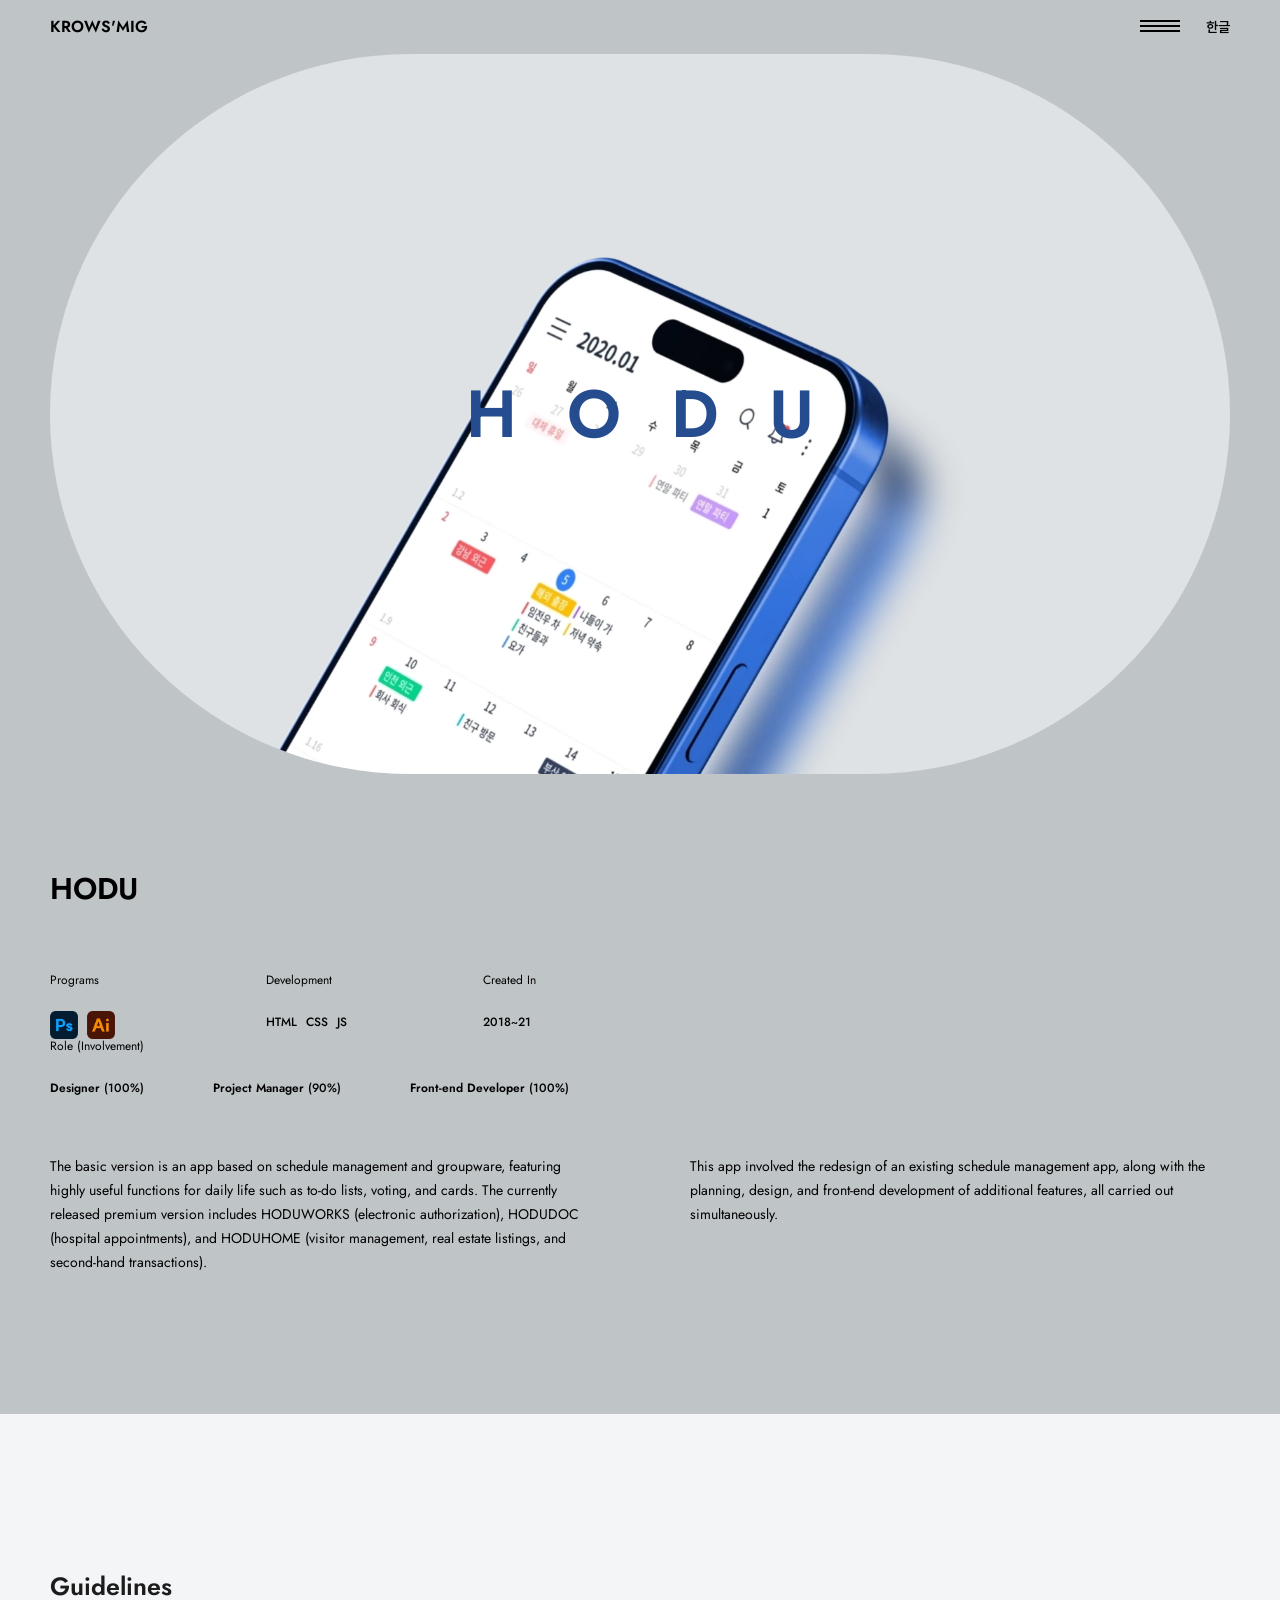
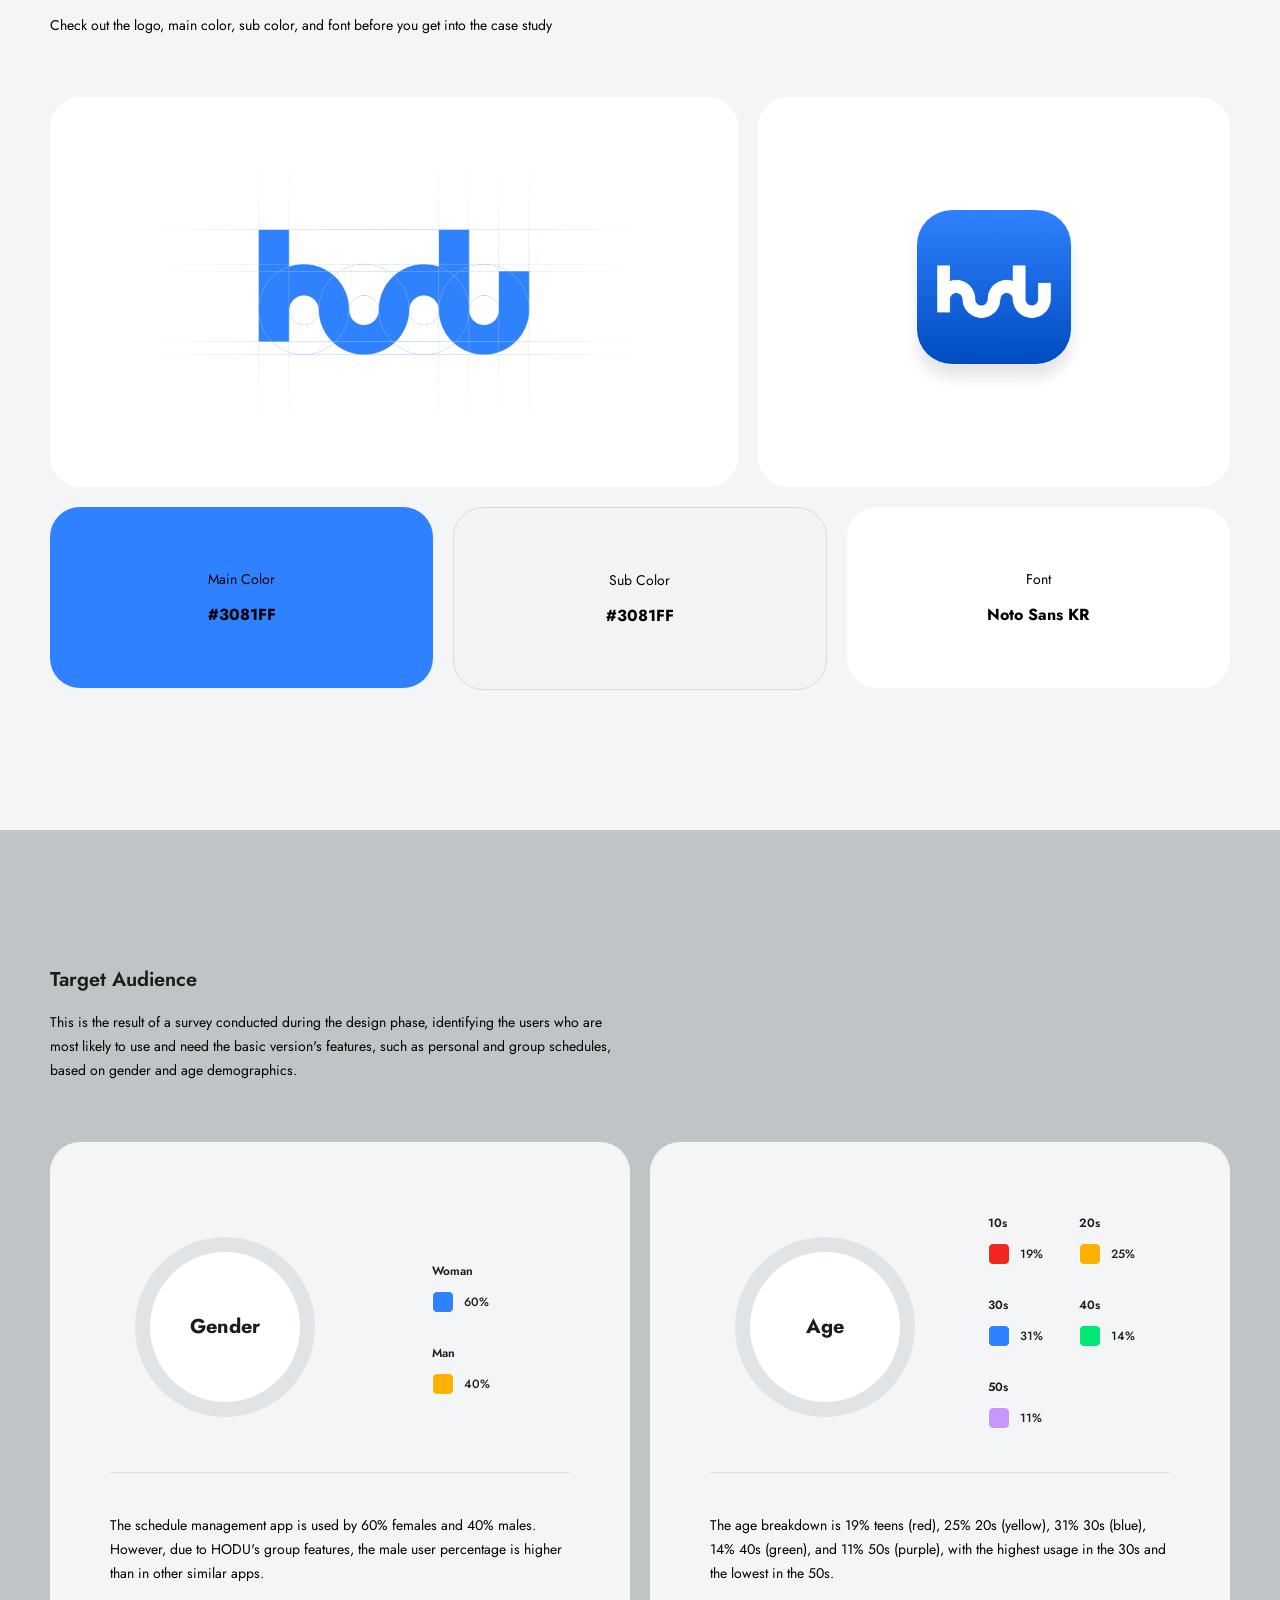
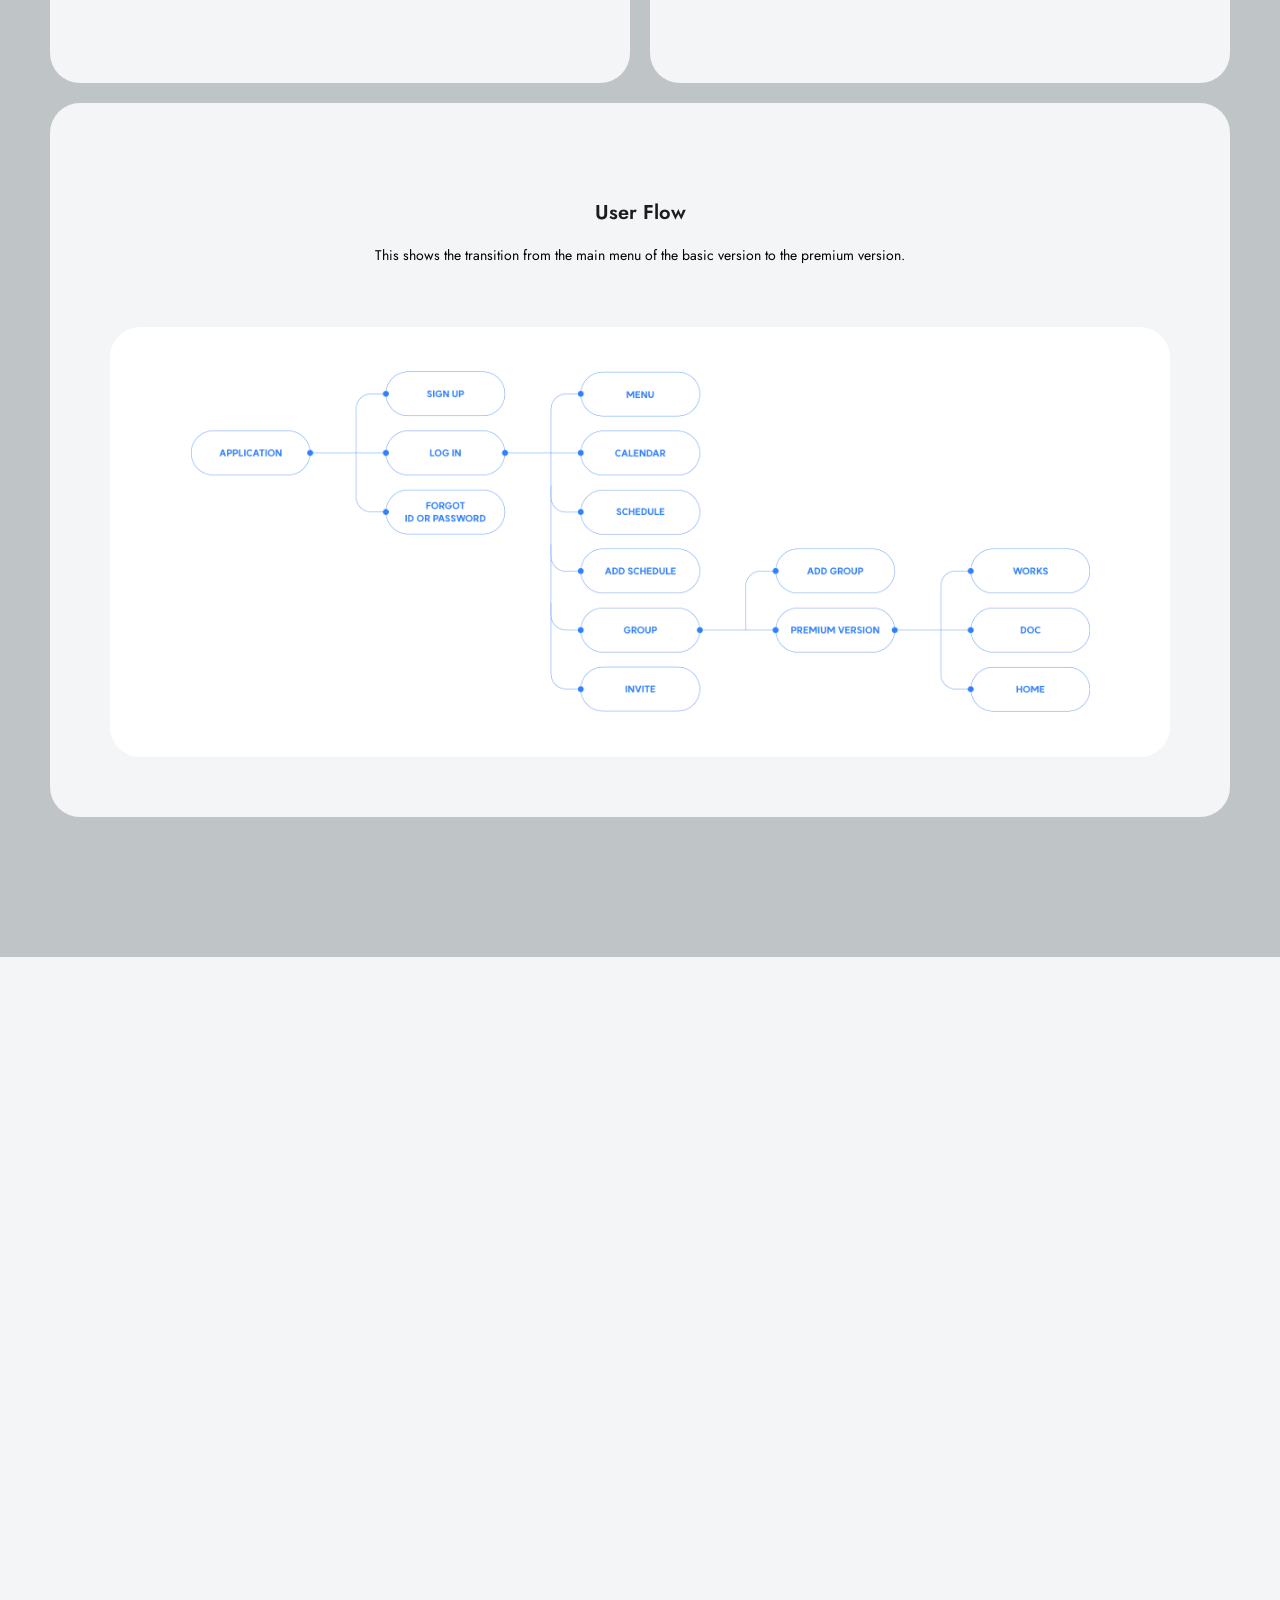
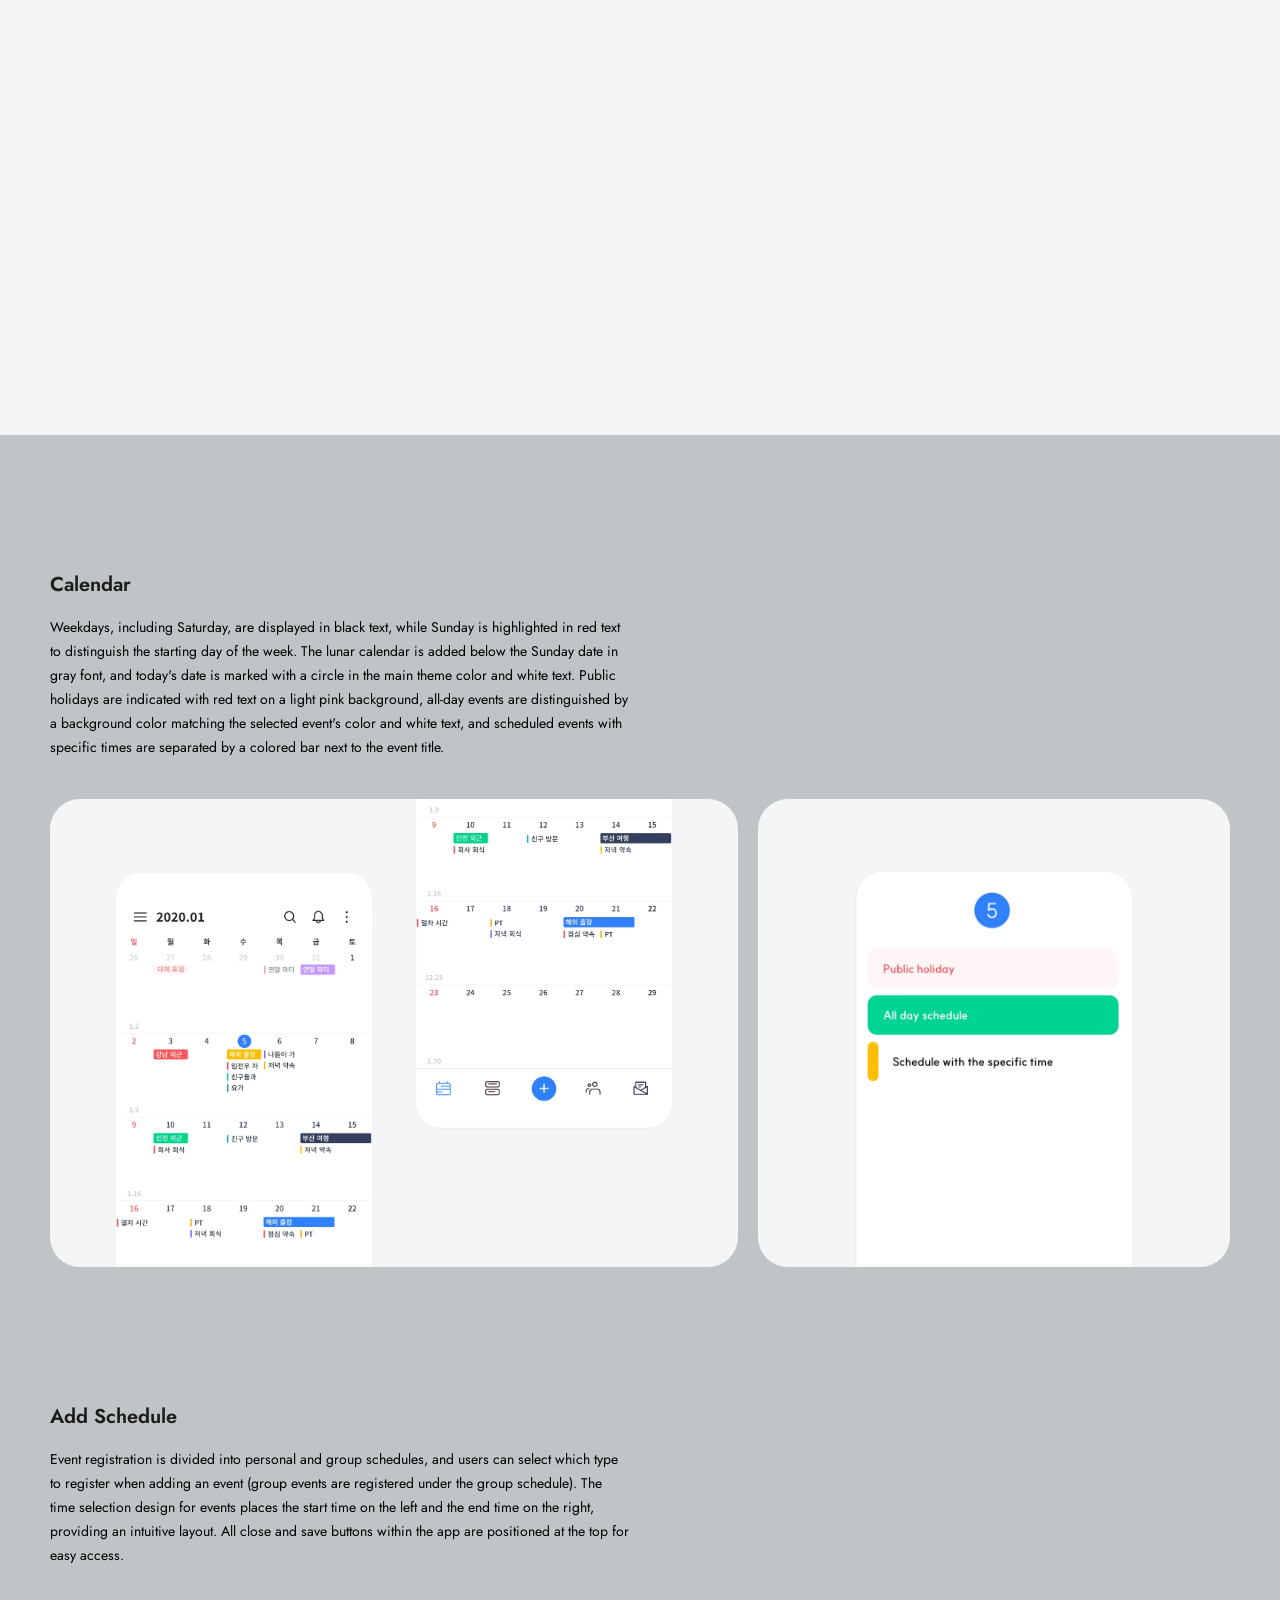
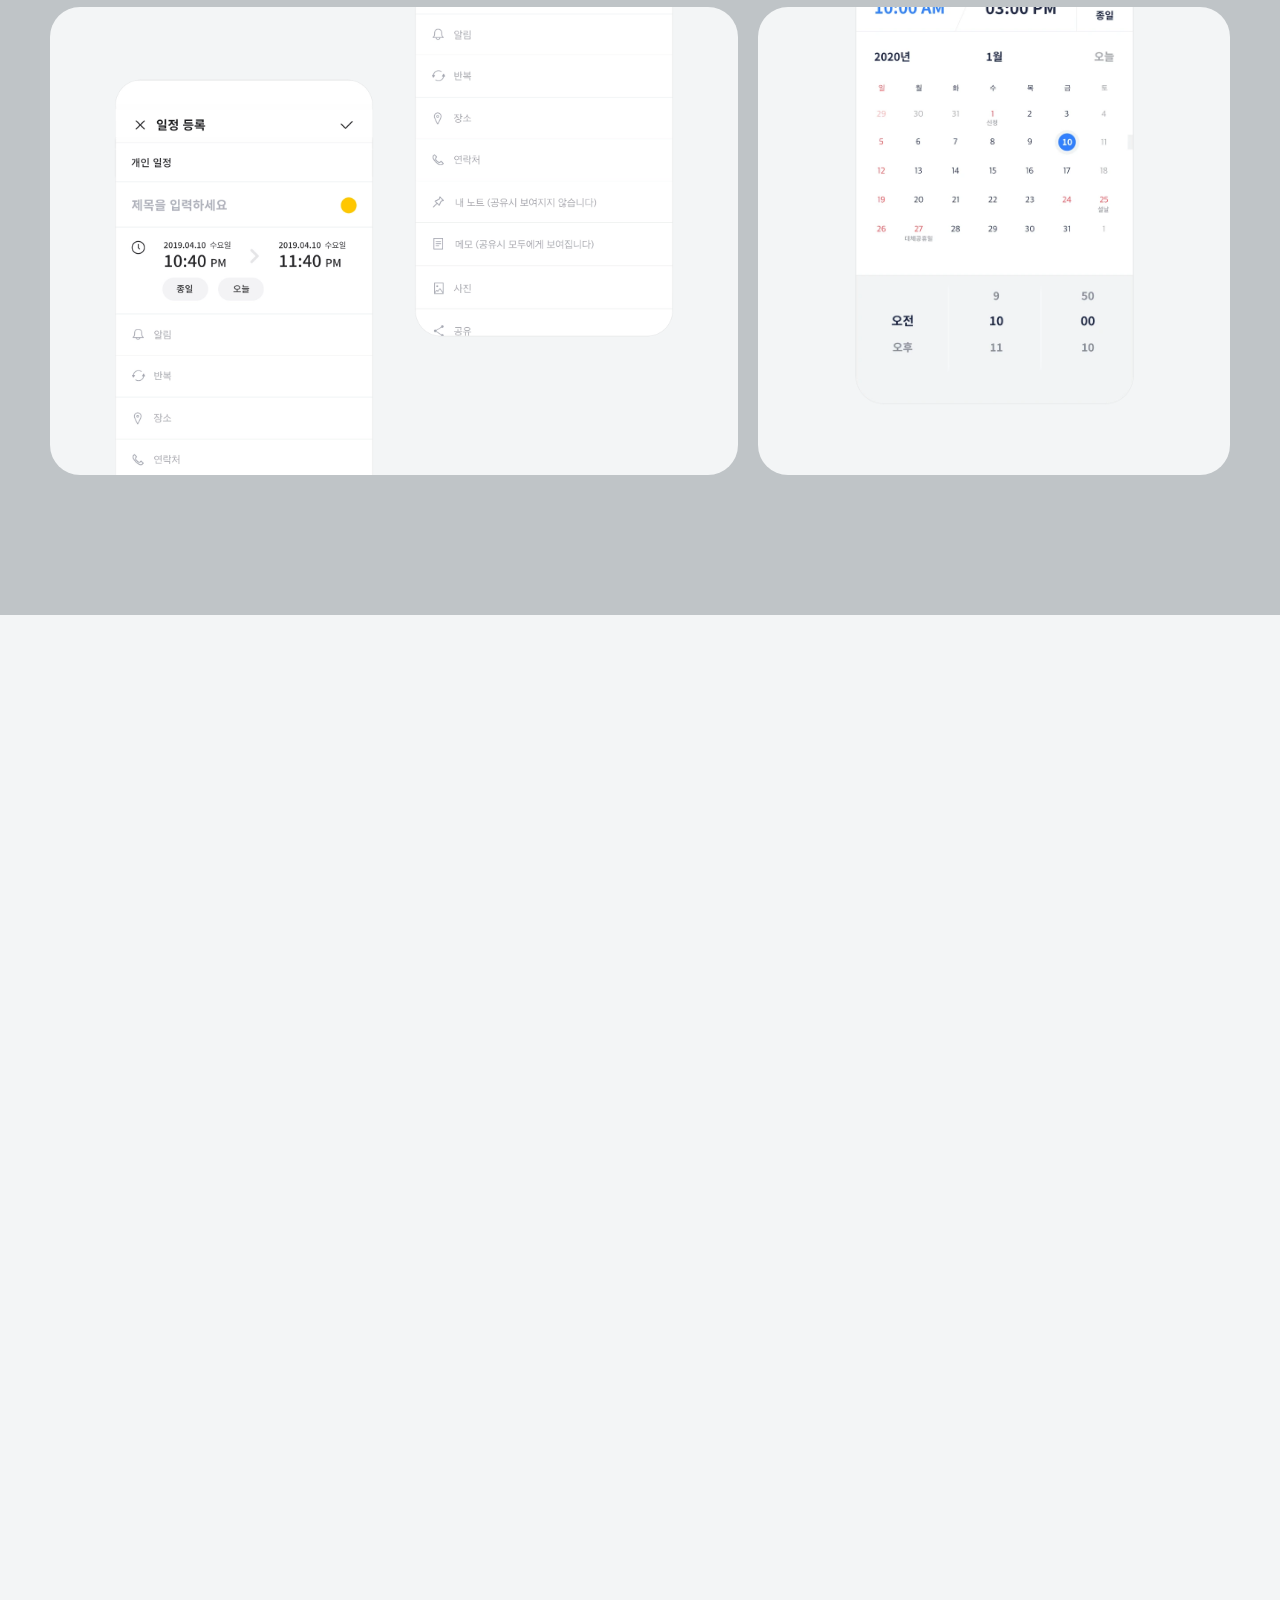
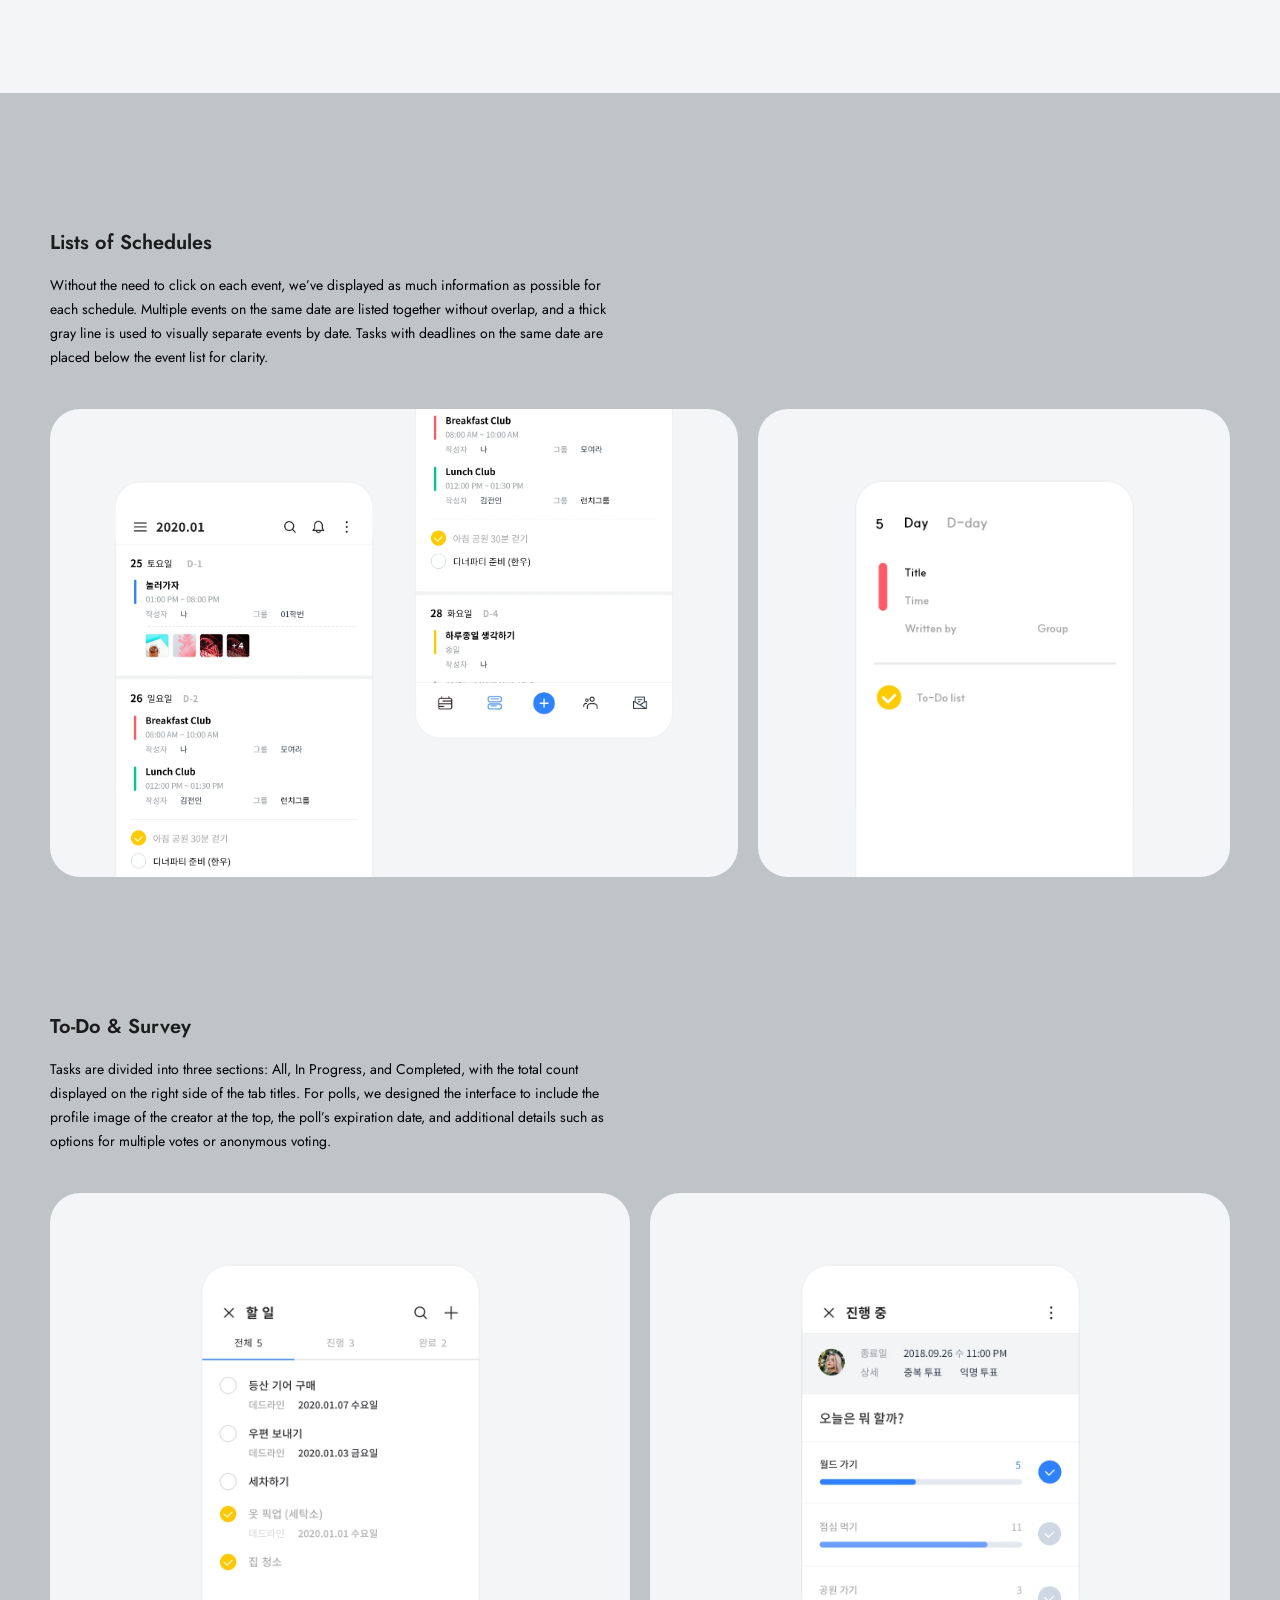
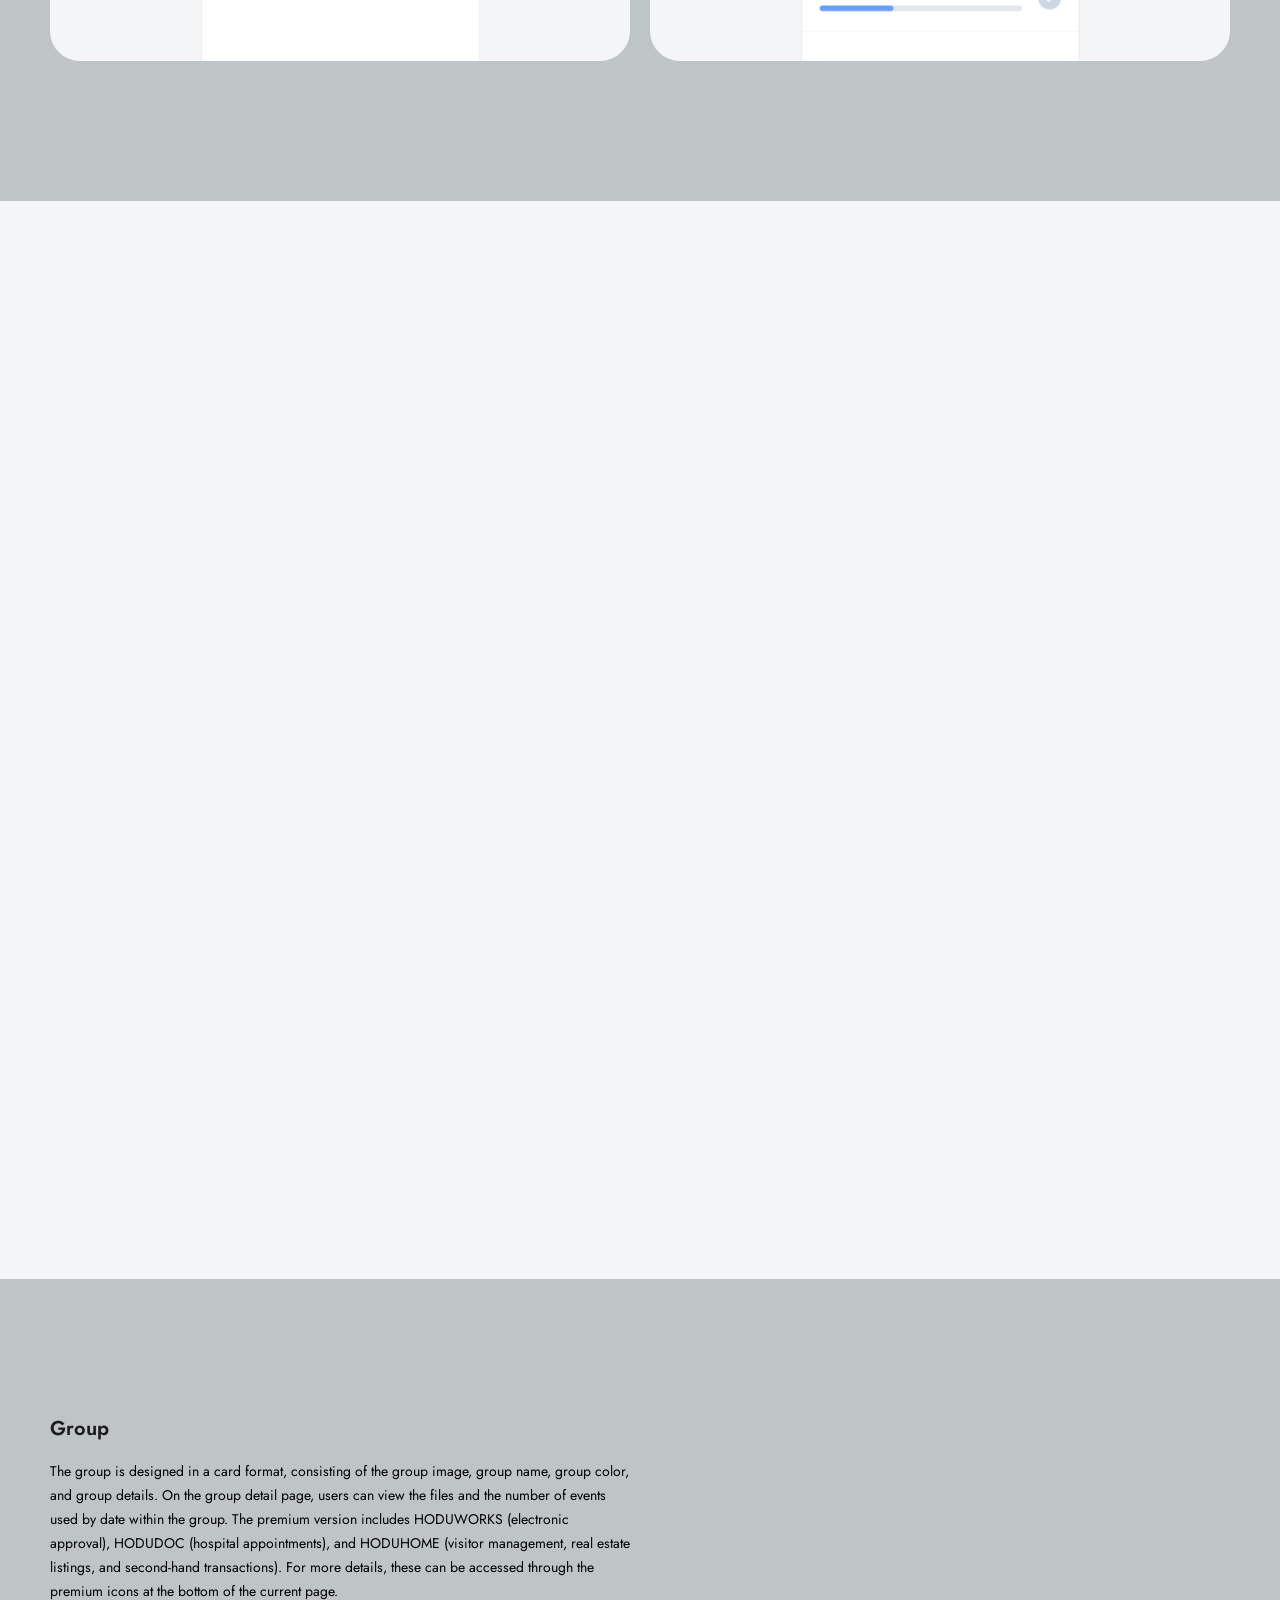
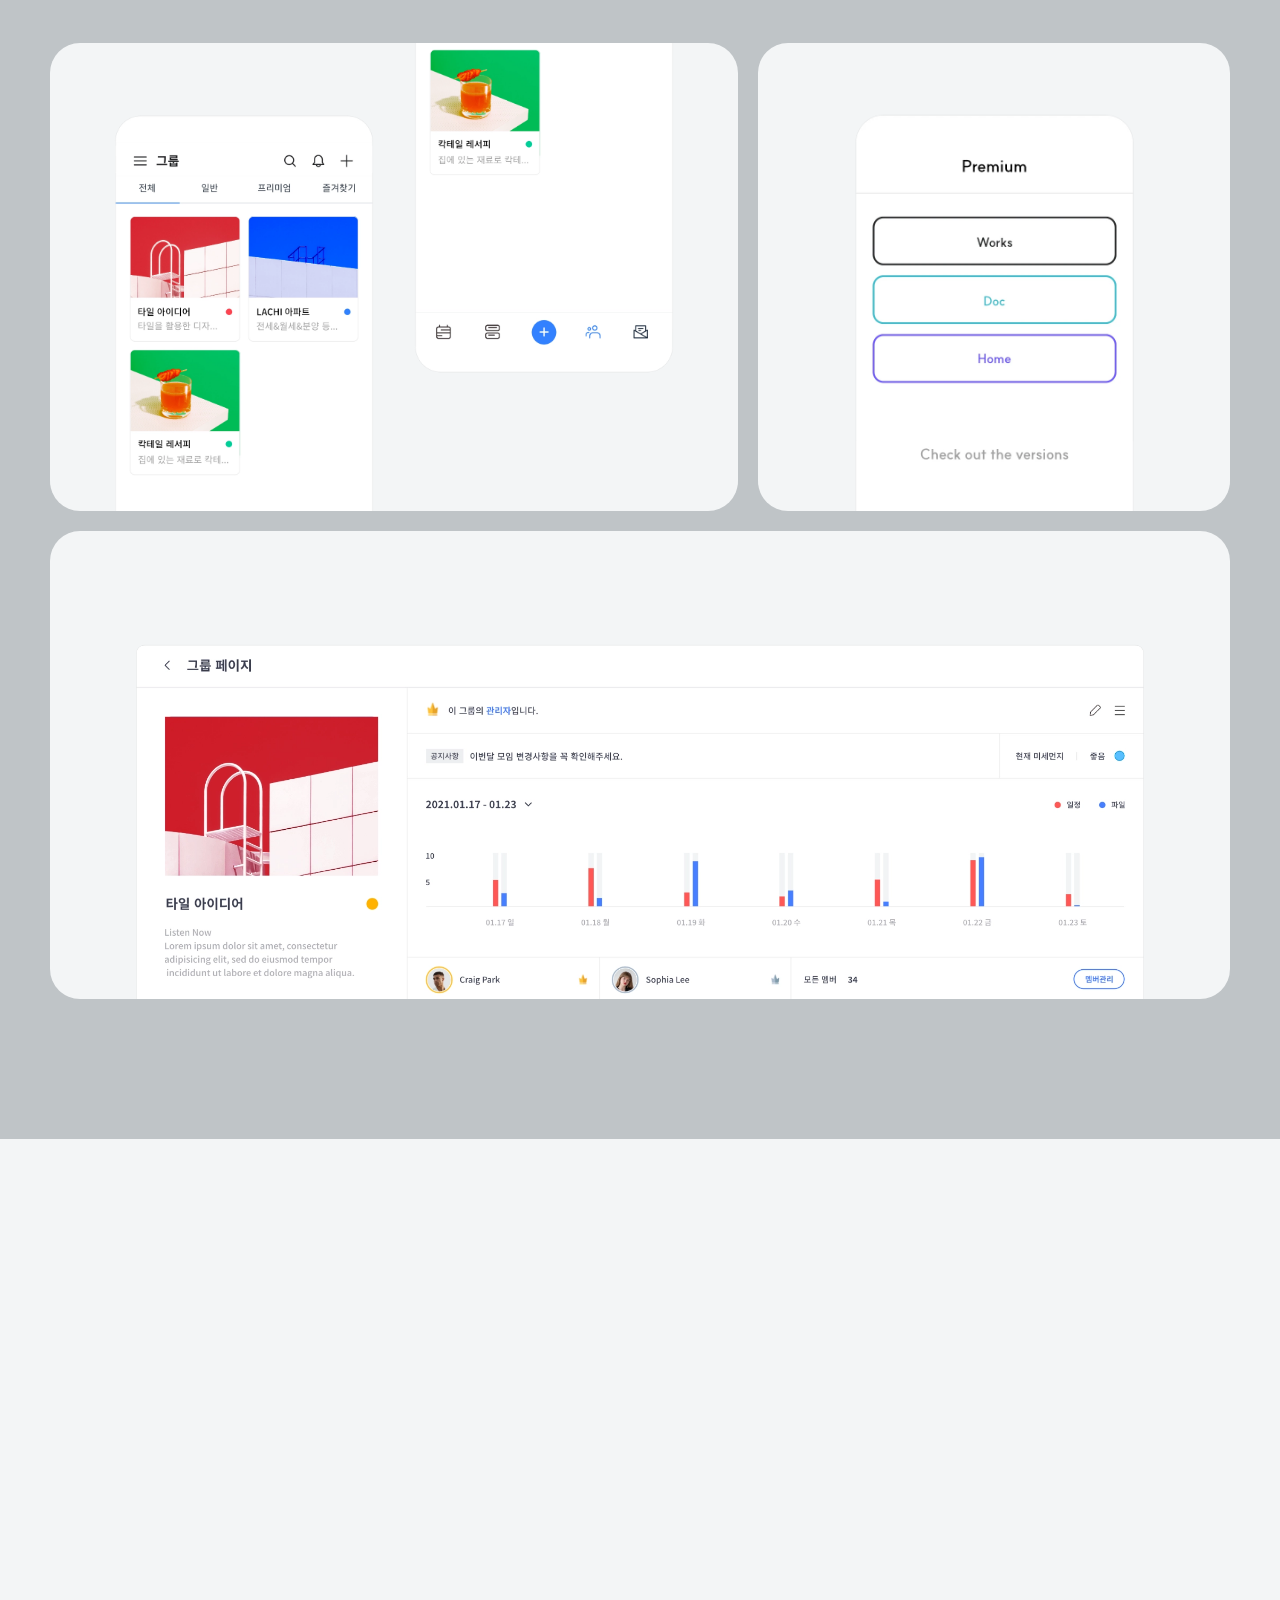
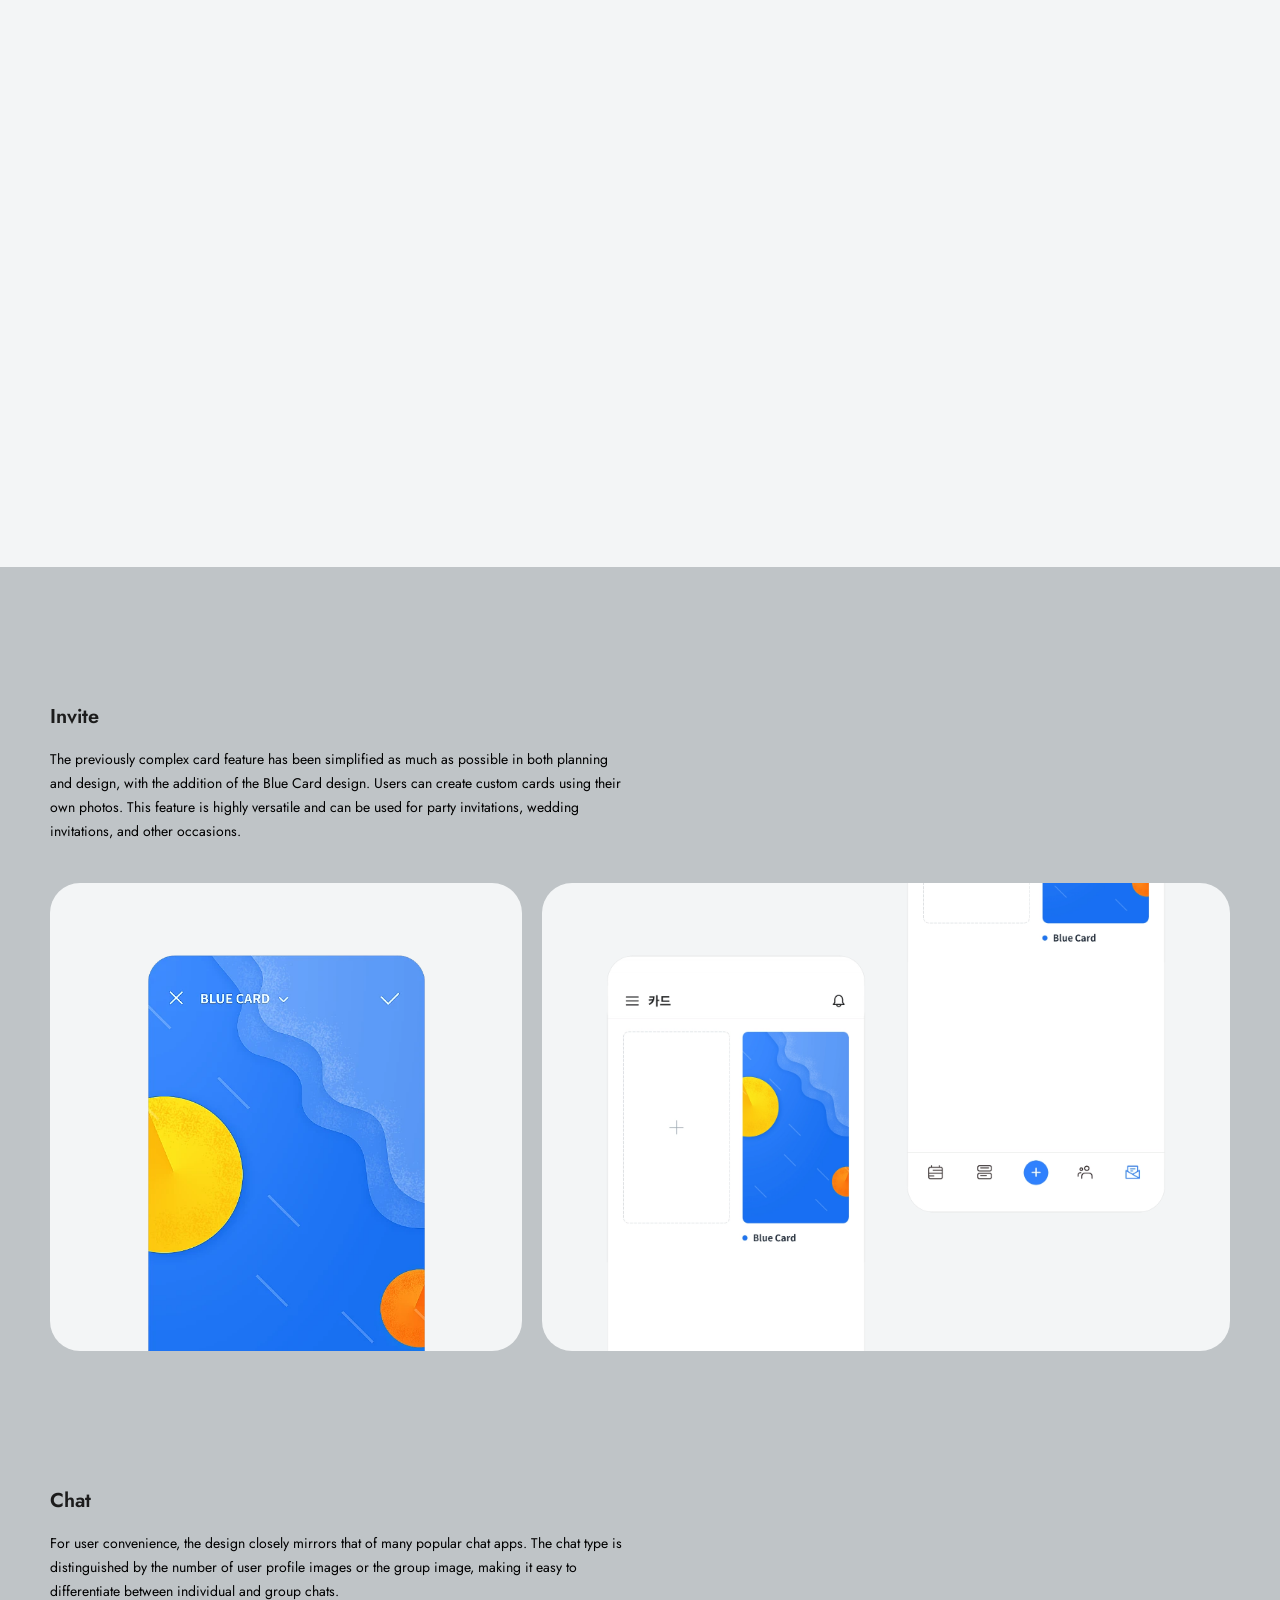
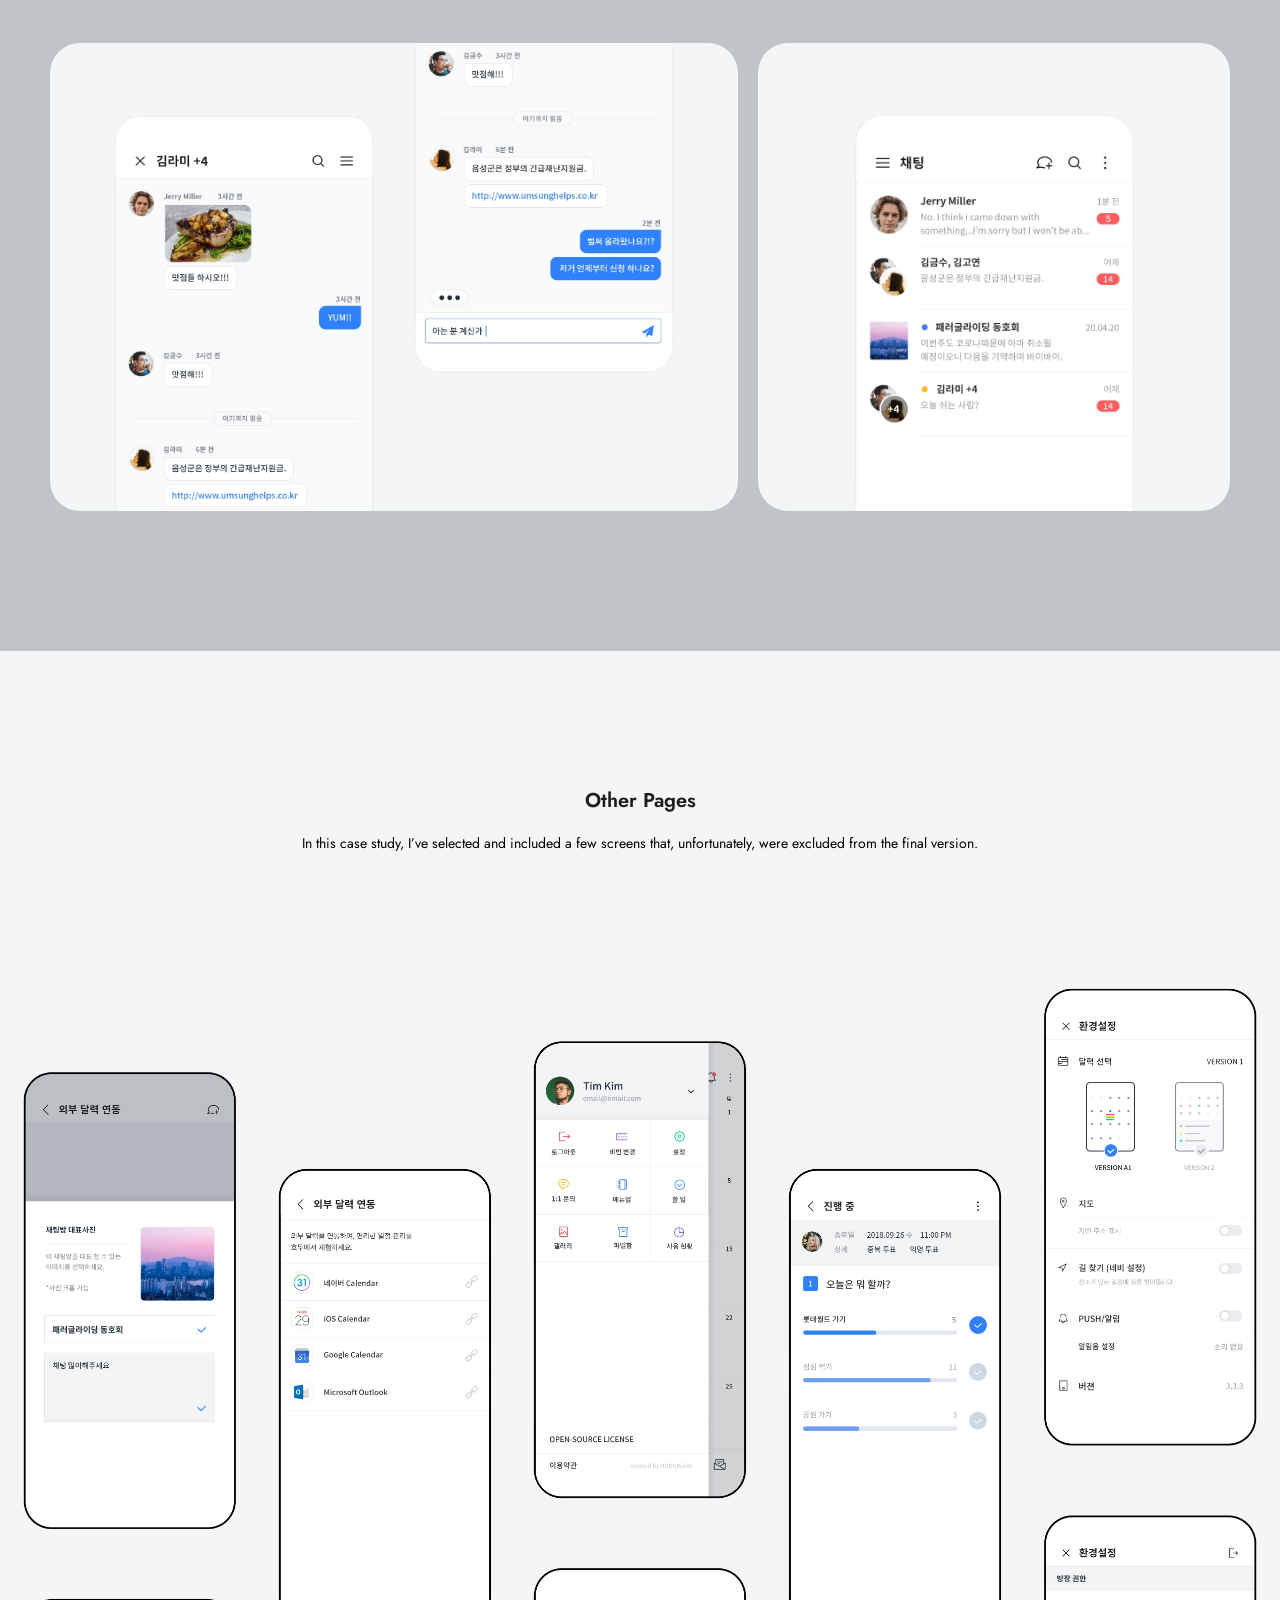
<file: en/hd.html>
<!DOCTYPE html>
<html lang="en">
 	<head>
		<meta charset="utf-8">
		<meta name="viewport" content="width=device-width, initial-scale=1.0">
		<title>HODU | KROWS'MIG</title>
		<meta name="description" content="This is the case study page for Hodu, a schedule management app filled with essential features for daily life.">
		<meta name="keywords" content="hodu, calendar app, front-end developer, a calendar app, HTML, CSS, jQuery, Web Designer, App Designer, KROWSMIG">
		<link rel="icon" href="../images/main/favicon.png">
		<link rel="stylesheet" type="text/css" href="../css/default.css">
		<link rel="stylesheet" type="text/css" href="../css/common.css">
		<link rel="stylesheet" type="text/css" href="../css/hd.css">
		<link rel="stylesheet" type="text/css" href="../css/hd_common.css">
		
		<link href="https://fonts.googleapis.com/css2?family=Jost:ital@0;1&display=swap" rel="stylesheet">
		<link href="https://fonts.googleapis.com/css2?family=Jost:ital,wght@0,500;1,500&display=swap" rel="stylesheet">
		<link href="https://fonts.googleapis.com/css2?family=Jost:ital,wght@0,600;1,600&display=swap" rel="stylesheet">
		
		<script src="../js/jquery.js"></script>

		<style type="text/css">
			body, html { font-family: 'Jost', sans-serif !important; }
		</style>


		<!-- Google tag (gtag.js) -->
		<script async src="https://www.googletagmanager.com/gtag/js?id=G-4524T4PMET"></script>
		<script>
		  window.dataLayer = window.dataLayer || [];
		  function gtag(){dataLayer.push(arguments);}
		  gtag('js', new Date());
		
		  gtag('config', 'G-4524T4PMET');
		</script>

	</head>
	<body>
		<div class="container">
			<div class="counter"><p>0</p></div>

			<section class="ld">
				<dis class="overlay"></dis>
			</section>
		</div>
		<!-- #wrapper -->
		<div id="wrapper">
			<!-- .main_bg -->
			<div class="main_div">

				<!-- #gnb -->
				<section id="gnb">
					<div class="top_div">
						<div class="rel_div">
							<h1><a href="../index_en.html" class="logo"><span class="img_logo">KROWS'MIG</span></a></h1>
							<div class="right">
								<a href="#" class="on">EN</a>	
								<a href="../kr/hd.html" class="ko">한글</a>
							</div>
							<!-- .nav -->
							<div class="nav">
								<div class="burger">
									<h2>MENU</h2>
									<a href="">
										<span></span>
										<span></span>
										<span></span>
									</a>
								</div>
								<nav>
									<a href="#projects" class="">PROJECTS</a>	
									<a href="#about" class="">CONTACT</a>
								</nav>
							</div>
							<!-- .nav ends -->
							<div class="btm_line"><span></span></div>
						</div>
					</div>
				</section>
				<!-- #gnb ends -->

				<!-- #menu_div -->
				<div id="menu_div">
					<div class="menu_div">
						<ul>
							<li class="osz_li"><a href="../en/osz.html">OSAZA <span>E-Commerce Site</span></a></li>
							<li class="ltch_li"><a href="../en/ltch.html">LITCH <span>Application</span></a></li>
							<li class="jndk_li"><a href="../en/jndk.html">JANDIK <span>E-Commerce Site</span></a></li>
							<li class="hdwk_li"><a href="../en/hdwk.html">HODUWORKS <span>Application</span></a></li>
							<li class="hdhm_li"><a href="../en/hdhm.html">HODUHOME <span>Application</span></a></li>
							<li class="hddc_li"><a href="../en/hddc.html">HODUDOC <span>Application</span></a></li>
							<li class="hdck_li"><a href="../en/hdck.html">HODUCLICK (Web) <span>Web Version</span></a></li>
							<li class="hdck_tb_li"><a href="../en/hdck_tb.html">HODUCLICK (Tab) <span>Tablet Version</span></a></li>
						</ul>
						<a class="email en" href="mailto:krowsmig@gmail.com">krowsmig@gmail.com</a>
					</div>
				</div>

				<!-- #main -->
				<section id="main">
					<div class="main wd_1920">
						<div class="brdr listen main_bg mgn_btm_100">
							<div class="img_1 main_img brdr"></div>
							<p class="one_txt">H<span>O</span><span>D</span>U</p>
						</div>
						<div class="main_text">
							<p class="title fnt_50">Basic</p>
							<ul>
								<li>Manage Schedules</li>
								<li>Group</li>
								<li>Invite</li>
								<li>Chat</li>
							</ul>
						</div>
					</div>
					<div class="quick_div wd_1920 pd_btm_160">
						<h1 class="fnt_30 pd_btm_40">HODU</h1>
						<ul class="summary_ul pd_btm_60">
							<li class="pr_li">
								<p class="title">Programs</p>
								<p>
									<span class="ic ps">PSD</span>
									<span class="ic ai">Ai</span>
								</p>
							</li>
							<li class="la_li">
								<p class="title">Development</p>
								<p>
									<span>HTML</span>
									<span>CSS</span>
									<span>JS</span>
								</p>
							</li>
							<li class="yy_li">
								<p class="title">Created In</p>
								<p><span>2018~21</span></p>
							</li>
							<li class="in_li">
								<p class="title">Role (Involvement)</p>
								<p>Designer <span>(100%)</span>
								</p>
								<p>Project Manager <span>(90%)</span>
								</p>
								<p>Front-end Developer <span>(100%)</span>
								</p>
							</li>
						</ul>
						<div class="description_div">
							<p class="fnt_14 first_p">
								The basic version is an app based on schedule management and groupware, featuring highly useful functions for daily life such as to-do lists, voting, and cards. The currently released premium version includes HODUWORKS (electronic authorization), HODUDOC (hospital appointments), and HODUHOME (visitor management, real estate listings, and second-hand transactions).
							</p>

							<p class="fnt_14 last_p">
								This app involved the redesign of an existing schedule management app, along with the planning, design, and front-end development of additional features, all carried out simultaneously.
						</div>
					</div>
					<div class="guide_div grey_bg wd_full">
						<div class="wd_1920 pd_tp_160 pd_btm_160">
							<h2 class="fnt_25">Guidelines</h2>
							<div class="description_div">
								<p class="des fnt_14 first_p">Check out the logo, main color, sub color, and font before you get into the case study</p>
							</div>
							<ul class="guide_ul pd_tp_60 ">
								<li class="logo_li">
									<p class="brdr">Logo</p>
								</li>
								<li class="app_li">
									<p class="brdr"><span>App Icon</span></p>
								</li>
								<li class="main_li">
									<p class="brdr">
										<span class="title fnt_14">Main Color</span>
										<span class="des fnt_16">#3081FF</span>
									</p>
								</li>
								<li class="sub_li">
									<p class="brdr">
										<span class="title fnt_14">Sub Color</span>
										<span class="des fnt_16">#3081FF</span>
									</p>
								</li>
								<li class="font_li">
									<p class="brdr">
										<span class="title fnt_14">Font</span>
										<span class="des fnt_16">Noto Sans KR</span>
									</p>
								</li>
							</ul>
						</div>
					</div>
				</section>
				<!-- #main ends -->

				<!-- #contents -->
				<div id="contents" class="">
					<!-- #target -->
					<section id="target">
						<div class="target_div wd_1920 pd_tp_160">
							<h1 class="fnt_20">Target Audience</h1>
							<p class="pd_btm_60 des fnt_14">This is the result of a survey conducted during the design phase, identifying the users who are most likely to use and need the basic version's features, such as personal and group schedules, based on gender and age demographics.</p>
							<ul class="target_ul">
								<li class="gender_li">
									<ul class="gender_ul grey_bg brdr">
										<li class="gender_img">
											<span class="hd_chart chart_span two_panels">
												<svg viewBox="0 0 63.6619772368 63.6619772368">
													<circle class="pie1" style="stroke:#3081FF;" cx="31.8309886184" cy="31.8309886184" r="15.9154943092"/>
													<circle class="pie2" style="stroke:#FFB000;" cx="31.8309886184" cy="31.8309886184" r="15.9154943092"/>
												</svg>
											</span>
											<p class="ic_p">
												Gender
											</p>	
										</li>
										<li class="gender_graph_li">
											<ul class="detail_ul">
												<li>
													<h2>Woman</h2>
													<p><span class="color_span blue">blue</span> 60%</p>
												</li>
												<li>
													<h2>Man</h2>
													<p><span class="color_span yellow">yellow</span> 40%</p>
												</li>
											</ul>
										</li>
										<li>
											<p class="fnt_14">The schedule management app is used by 60% females and 40% males. However, due to HODU's group features, the male user percentage is higher than in other similar apps.</p>
										</li>
									</ul>
								</li>
								<li class="age_li">
									<ul class="gender_ul grey_bg brdr">
										<li class="gender_img age_img">
											<span class="hd_chart chart_span five_panels">
												<svg viewBox="0 0 63.6619772368 63.6619772368">
													<circle class="pie5" cx="31.8309886184" style="stroke:#C697FF;" cy="31.8309886184" r="15.9154943092"/>
													<circle class="pie4" cx="31.8309886184" style="stroke:#00E674;" cy="31.8309886184" r="15.9154943092"/>
													<circle class="pie3" cx="31.8309886184" style="stroke:#F32722;" cy="31.8309886184" r="15.9154943092"/>
													<circle class="pie2" cx="31.8309886184" style="stroke:#FFB000;" cy="31.8309886184" r="15.9154943092"/>
													<circle class="pie1" cx="31.8309886184" style="stroke:#3081FF;" cy="31.8309886184" r="15.9154943092"/>
												</svg>
											</span>
											<p class="ic_p">
												Age
											</p>	
										</li>
										<li class="age_graph_li">
											<ul class="detail_ul">
												<li>
													<h2>10s</h2>
													<p><span class="color_span red">red</span> 19%</p>
												</li>
												<li>
													<h2>20s</h2>
													<p><span class="color_span yellow">yellow</span> 25%</p>
												</li>
												<li>
													<h2>30s</h2>
													<p><span class="color_span blue">blue</span> 31%</p>
												</li>
												<li>
													<h2>40s</h2>
													<p><span class="color_span green">green</span> 14%</p>
												</li>
												<li>
													<h2>50s</h2>
													<p><span class="color_span purple">purple</span> 11%</p>
												</li>
											</ul>
										</li>
										<li>
											<p class="fnt_14">The age breakdown is 19% teens (red), 25% 20s (yellow), 31% 30s (blue), 14% 40s (green), and 11% 50s (purple), with the highest usage in the 30s and the lowest in the 50s.
											</p>
										</li>
									</ul>
								</li>
								<li class="user_li grey_bg brdr">
									<h2 class="fnt_20">User Flow</h2>
									<p class="des fnt_14">This shows the transition from the main menu of the basic version to the premium version.</p>
									<p class="flow_img brdr mgn_tp_60">
										User Flow image
									</p>
								</li>
							</ul>
						</div>
					</section>
					<!-- #target ends -->

					<!-- #img_title -->
					<section id="img_title_1" class="grey_bg mgn_tp_160">
						<div class="img_title_div wd_1920 pd_tp_160">
							<p class="icon_p ic_calendar">Calendar icon</p>
							<h1 class="fnt_50">Hectic Schedules <br>at a Glance.<br></h1>
							<p class="des fnt_16">
								Schedules can be easily differentiated by individual, group, and time slot at a glance. <span class="break_line"></span>
								Additionally, schedules can be viewed by month, week, or day.
								</p>
							<p class="img_title_1 lazy_img lazy_css">main calendar image</p>
						</div>
					</section>
					<!-- #img_title ends -->

					<section id="content_1" class="wd_1920 pd_tp_160">
						<div class="content_div">
							<dl>
								<dt class="fnt_20">Calendar</dt>
								<dd class="des fnt_14 pd_btm_40">
									Weekdays, including Saturday, are displayed in black text, while Sunday is highlighted in red text to distinguish the starting day of the week. The lunar calendar is added below the Sunday date in gray font, and today's date is marked with a circle in the main theme color and white text. Public holidays are indicated with red text on a light pink background, all-day events are distinguished by a background color matching the selected event's color and white text, and scheduled events with specific times are separated by a colored bar next to the event title.
								</dd>
							</dl>
							<div class="content_dd">
								<p class="wd_60per"><span class="grey_bg brdr calendar_1 two_imgs lazy_img lazy_css">calendar app image</span></p>
								<p class="wd_40per"><span class="grey_bg brdr calendar_2 lazy_img lazy_css">schedule app image</span></p>
							</div>
							<dl>
								<dt class="fnt_20 mgn_tp_160">Add Schedule</dt>
								<dd class="des fnt_14 pd_btm_40">
									Event registration is divided into personal and group schedules, and users can select which type to register when adding an event (group events are registered under the group schedule). The time selection design for events places the start time on the left and the end time on the right, providing an intuitive layout. All close and save buttons within the app are positioned at the top for easy access.
								</dd>
							</dl>
							<div class="content_dd">
								<p class="wd_60per"><span class="grey_bg brdr add_schedule_1 two_imgs lazy_img lazy_css">add schedule app image</span></p>
								<p class="wd_40per"><span class="grey_bg brdr add_schedule_2 lazy_img lazy_css">select time app image</span></p>
							</div>
						</div>
					</section>

					<!-- #img_title -->
					<section id="img_title_2" class="grey_bg mgn_tp_160">
						<div class="img_title_div wd_1920 pd_tp_160">
							<p class="icon_p ic_schedule">Schedule icon</p>
							<h1 class="fnt_50">Schedule <br>To-do & Survey</h1>
							<p class="des fnt_16">
								If you can quickly view the overall schedule on the calendar through the event title, <span class="break_line"></span>
								you can also check any attached images within the event on the detailed schedule screen.
							</p>
							<p class="img_title_1 img_title_2 lazy_img lazy_css">schedule app image</p>
						</div>
					</section>
					<!-- #img_title ends -->
					<!-- #content_2 -->
					<section id="content_2" class="wd_1920 pd_tp_160">
						<div class="content_div">
							<dl>
								<dt class="fnt_20">Lists of Schedules</dt>
								<dd class="des fnt_14 pd_btm_40">
									Without the need to click on each event, we’ve displayed as much information as possible for each schedule. Multiple events on the same date are listed together without overlap, and a thick gray line is used to visually separate events by date. Tasks with deadlines on the same date are placed below the event list for clarity.
								</dd>
							</dl>
							<div class="content_dd">
								<p class="wd_60per"><span class="grey_bg brdr schedule_1 two_imgs lazy_img lazy_css">list of schedules app image</span></p>
								<p class="wd_40per"><span class="grey_bg brdr schedule_2 lazy_img lazy_css">schedule and todo app image</span></p>
							</div>
							<dl>
								<dt class="fnt_20 mgn_tp_160">To-Do & Survey</dt>
								<dd class="des fnt_14 pd_btm_40">
									Tasks are divided into three sections: All, In Progress, and Completed, with the total count displayed on the right side of the tab titles. For polls, we designed the interface to include the profile image of the creator at the top, the poll’s expiration date, and additional details such as options for multiple votes or anonymous voting.
								</dd>
							</dl>
							<div class="content_dd">
								<p class="wd_50per"><span class="grey_bg brdr todo lazy_img lazy_css">todo app image</span></p>
								<p class="wd_50per"><span class="grey_bg brdr survey lazy_img lazy_css">survey app image</span></p>
							</div>
						</div>
					</section>
					<!-- #content_2 ends -->

					<!-- #img_title -->
					<section id="img_title_3" class="grey_bg mgn_tp_160">
						<div class="img_title_div wd_1920 pd_tp_160">
							<p class="icon_p ic_group">group icon</p>
							<h1 class="fnt_50">General Group & <br>Premium Group</h1>
							<p class="des fnt_16">
								If you want to create a simple group with your friends, select "General Group." <span class="break_line"></span>
								If you wish to enhance the quality of your life, join a "Premium Group."
							</p>
							<p class="img_title_1 img_title_3 lazy_img lazy_css">web version of group image</p>
						</div>
					</section>
					<!-- #img_title ends -->
					<!-- #content_3 -->
					<section id="content_3" class="wd_1920 pd_tp_160">
						<div class="content_div">
							<dl>
								<dt class="fnt_20">Group</dt>
								<dd class="des fnt_14 pd_btm_40">
									The group is designed in a card format, consisting of the group image, group name, group color, and group details. On the group detail page, users can view the files and the number of events used by date within the group. The premium version includes HODUWORKS (electronic approval), HODUDOC (hospital appointments), and HODUHOME (visitor management, real estate listings, and second-hand transactions). For more details, these can be accessed through the premium icons at the bottom of the current page.
								</dd>
							</dl>
							<div class="content_dd">
								<p class="wd_60per"><span class="grey_bg brdr two_imgs group_1 lazy_img lazy_css">general group app image</span></p>
								<p class="wd_40per"><span class="grey_bg brdr group_2 lazy_img lazy_css">premimum group image</span></p>
								<p class="wd_full"><span class="grey_bg brdr group_3 lazy_img lazy_css">detail of group app image</span></p>
							</div>
						</div>
					</section>
					<!-- #content_3 ends -->

					<!-- #img_title -->
					<section id="img_title_4" class="grey_bg mgn_tp_160">
						<div class="img_title_div wd_1920 pd_tp_160">
							<p class="icon_p ic_invite">Invite Icon</p>
							<h1 class="fnt_50">Invite & Chat</h1>
							<p class="des fnt_16">
								Send a card with the provided blue card design or one created with your favorite photo. <span class="break_line"></span>
							Send a special card for a special day to someone important to you.</p>
							<p class="img_title_1 img_title_4 lazy_img lazy_css">invite app image</p>
						</div>
					</section>
					<!-- #img_title ends -->
					<!-- #content_4 -->
					<section id="content_4" class="wd_1920 pd_tp_160">
						<div class="content_div">
							<dl>
								<dt class="fnt_20">Invite</dt>
								<dd class="des fnt_14 pd_btm_40">
									The previously complex card feature has been simplified as much as possible in both planning and design, with the addition of the Blue Card design. Users can create custom cards using their own photos. This feature is highly versatile and can be used for party invitations, wedding invitations, and other occasions.

								</dd>
							</dl>
							<div class="content_dd">
								<p class="wd_40per rt"><span class="grey_bg brdr invite_1 lazy_img lazy_css">invite app image 1</span></p>
								<p class="wd_60per lt"><span class="grey_bg brdr invite_2  flip two_imgs lazy_img lazy_css">invite app image 2</span></p>
							</div>
							<dl>
								<dt class="fnt_20 mgn_tp_160">Chat</dt>
								<dd class="des fnt_14 pd_btm_40">
									For user convenience, the design closely mirrors that of many popular chat apps. The chat type is distinguished by the number of user profile images or the group image, making it easy to differentiate between individual and group chats.
								</dd>
							</dl>
							<div class="content_dd">
								<p class="wd_60per"><span class="grey_bg brdr chat_1  flip two_imgs lazy_img lazy_css">chatting app image 1</span></p>
								<p class="wd_40per"><span class="grey_bg brdr chat_2 lazy_img lazy_css">chatting app image 2</span></p>
							</div>
						</div>
					</section>
					<!-- #content_4 ends -->


					<!-- #img_title -->
					<section id="other_pages" class="grey_bg mgn_tp_160">
						<div class="img_title_div wd_1920 pd_tp_160">
							<h1 class="fnt_20">Other Pages</h1>
							<p class="des fnt_14">
								In this case study, I’ve selected and included a few screens that, unfortunately, were excluded from the final version.
								</p>
							<p class="img_title_1 img_title_other_pages lazy_img lazy_css">다른 화면 앱 image</p>
						</div>
					</section>
					<!-- #img_title ends -->
					<!-- #content_rest -->
					<section id="content_rest" class="wd_1920 pd_tp_160">
						<div class="content_div">
							<dl>
								<dt class="fnt_20">Hobot</dt>
								<dd class="des fnt_14 pd_btm_40">Hobot is designed based on an astronaut. The astronaut's color changes according to the main color of the version.
								</dd>
							</dl>
							<div class="content_dd">
								<p class="wd_60per"><span class="grey_bg brdr lazy_img lazy_css">1 on 1 chatting app image</span></p>
								<p class="wd_40per"><span class="grey_bg brdr hbt_1 lazy_img lazy_css">Hobot 1 image</span><span class="grey_bg brdr hbt_2 lazy_img lazy_css">Hobot 2 image</span></p>
							</div>
							<dl>
								<dt class="fnt_20 mgn_tp_160">Icons</dt>
								<dd class="des fnt_14 pd_btm_40">I have selected the icons that are used universally across all versions, as well as the version-specific icons.
								</dd>
							</dl>
							<div class="content_dd ic_div">
								<p class="wd_full brdr"><span class="grey_bg lazy_img lazy_css">Icon image</span><span class="gradi_bg_1"></span><span class="gradi_bg_2"></span></p>
							</div>
						</div>
					</section>
					<!-- #content_rest ends -->

					<!-- .see_other -->
					<section id="see_other">
						<div class="wd_1920 pd_tp_160">
							<h1 class="fnt_50">Premium Versions</h1>
							<p class="des fnt_14">Click on the icons at the bottom to view the case studies for each version.</p>
							<ul class="pd_btm_60">
								<li class="hdwk"><a href="../en/hdwk.html" alt="See HoduWorks"><span>HODUWORKS</span></a></li>
								<li class="hddc"><a href="../en/hddc.html" alt="See HoduDoc"><span>HODUDOC</span></a></li>
								<li class="hdhm"><a href="../en/hdhm.html" alt="See HoduHome"><span>HODUHOME</span></a></li>
							</ul>
							<div class="line"></div>
						</div>
					</section>

				</div>
				<!-- #contents ends -->

				<!-- .top_btn -->
				<div class="top_div">
					<a href="#wrapper" class="top_btn">Back to the top</a>
				</div>
				<!-- .top_btn ends -->


				<!-- #footer -->
				<section id="footer" class="wd_1920 pd_btm_160 pd_tp_60">
					<p class="eng_ft">© 2025 KROWS'MIG</p>
				</section>
				<!-- #footer ends -->
			</div>

			<!-- .main_bg ends -->
		</div>
		<!-- #wrapper ends-->

		<script src="../js/gsap.min.js"></script>
		<script src="../js/sub_script.js"></script>
		<script src="../js/hd_script.js"></script>

	</body>
</html>
</file>
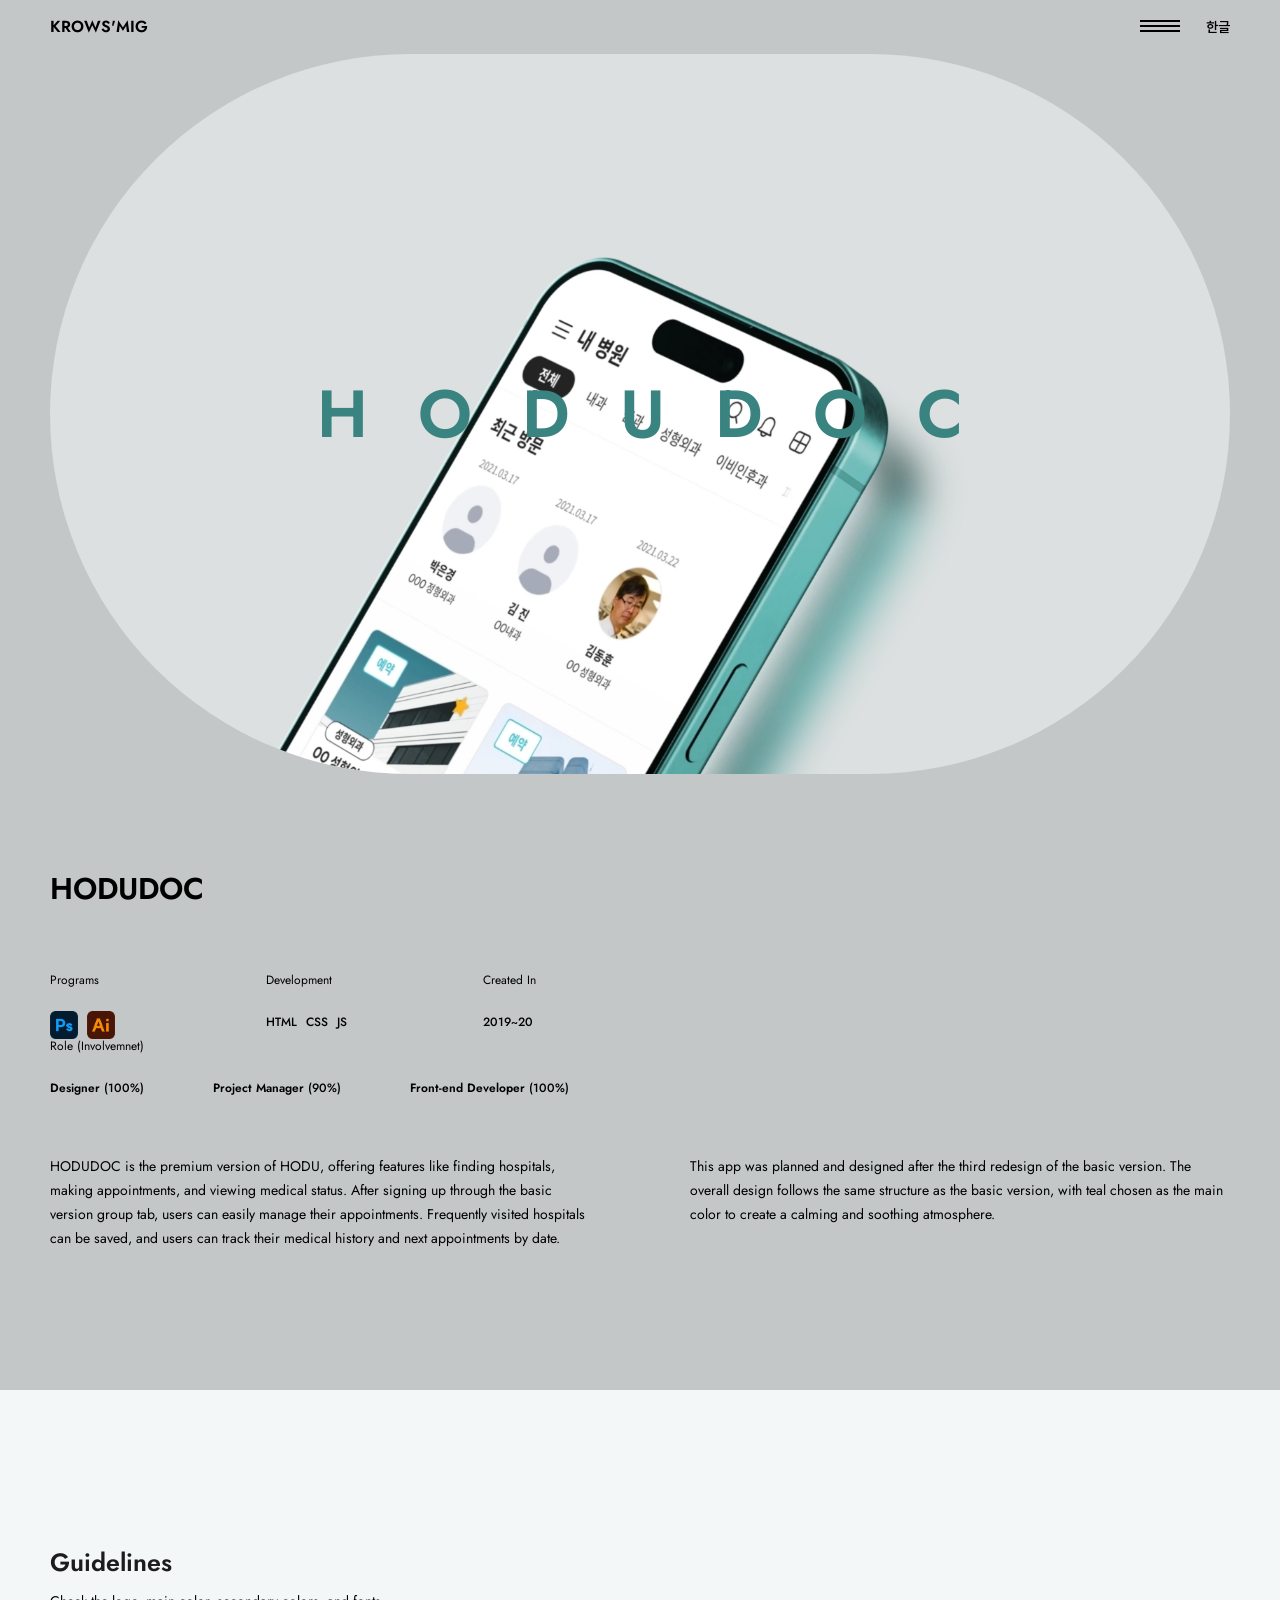
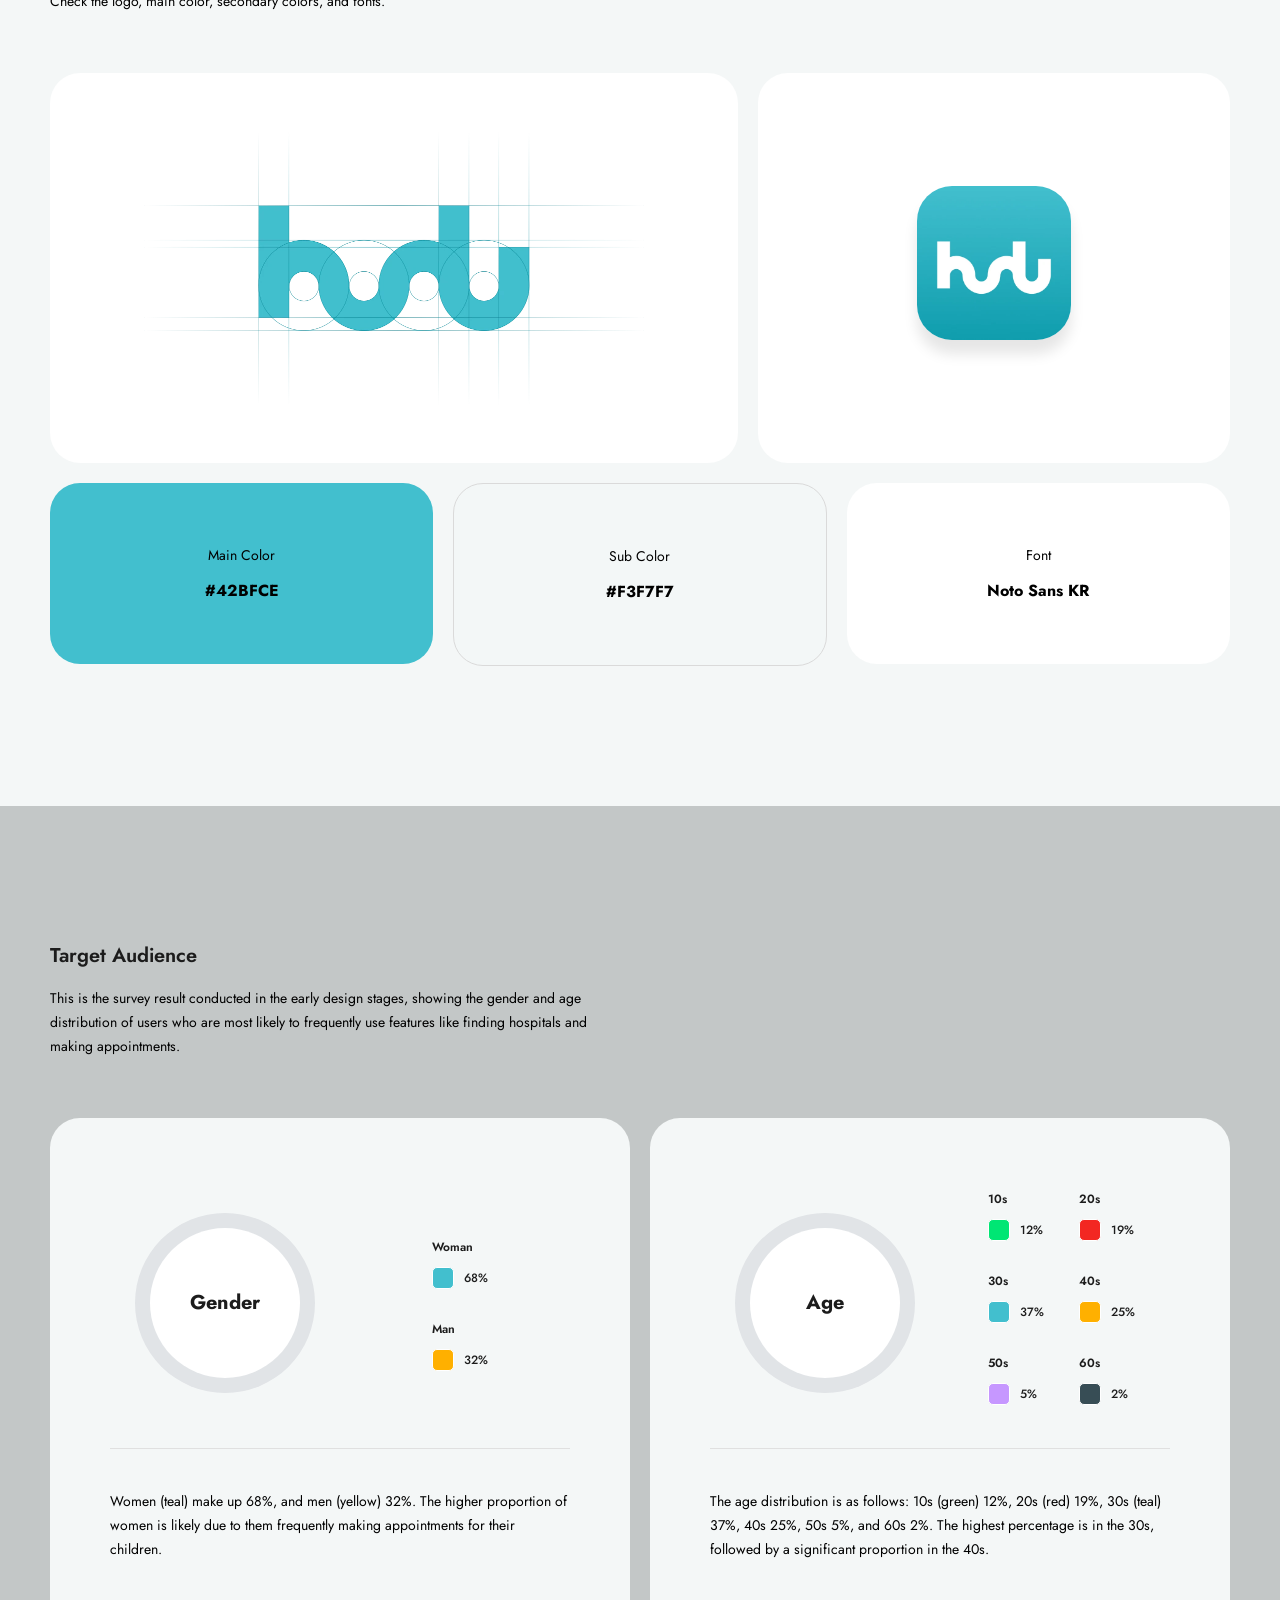
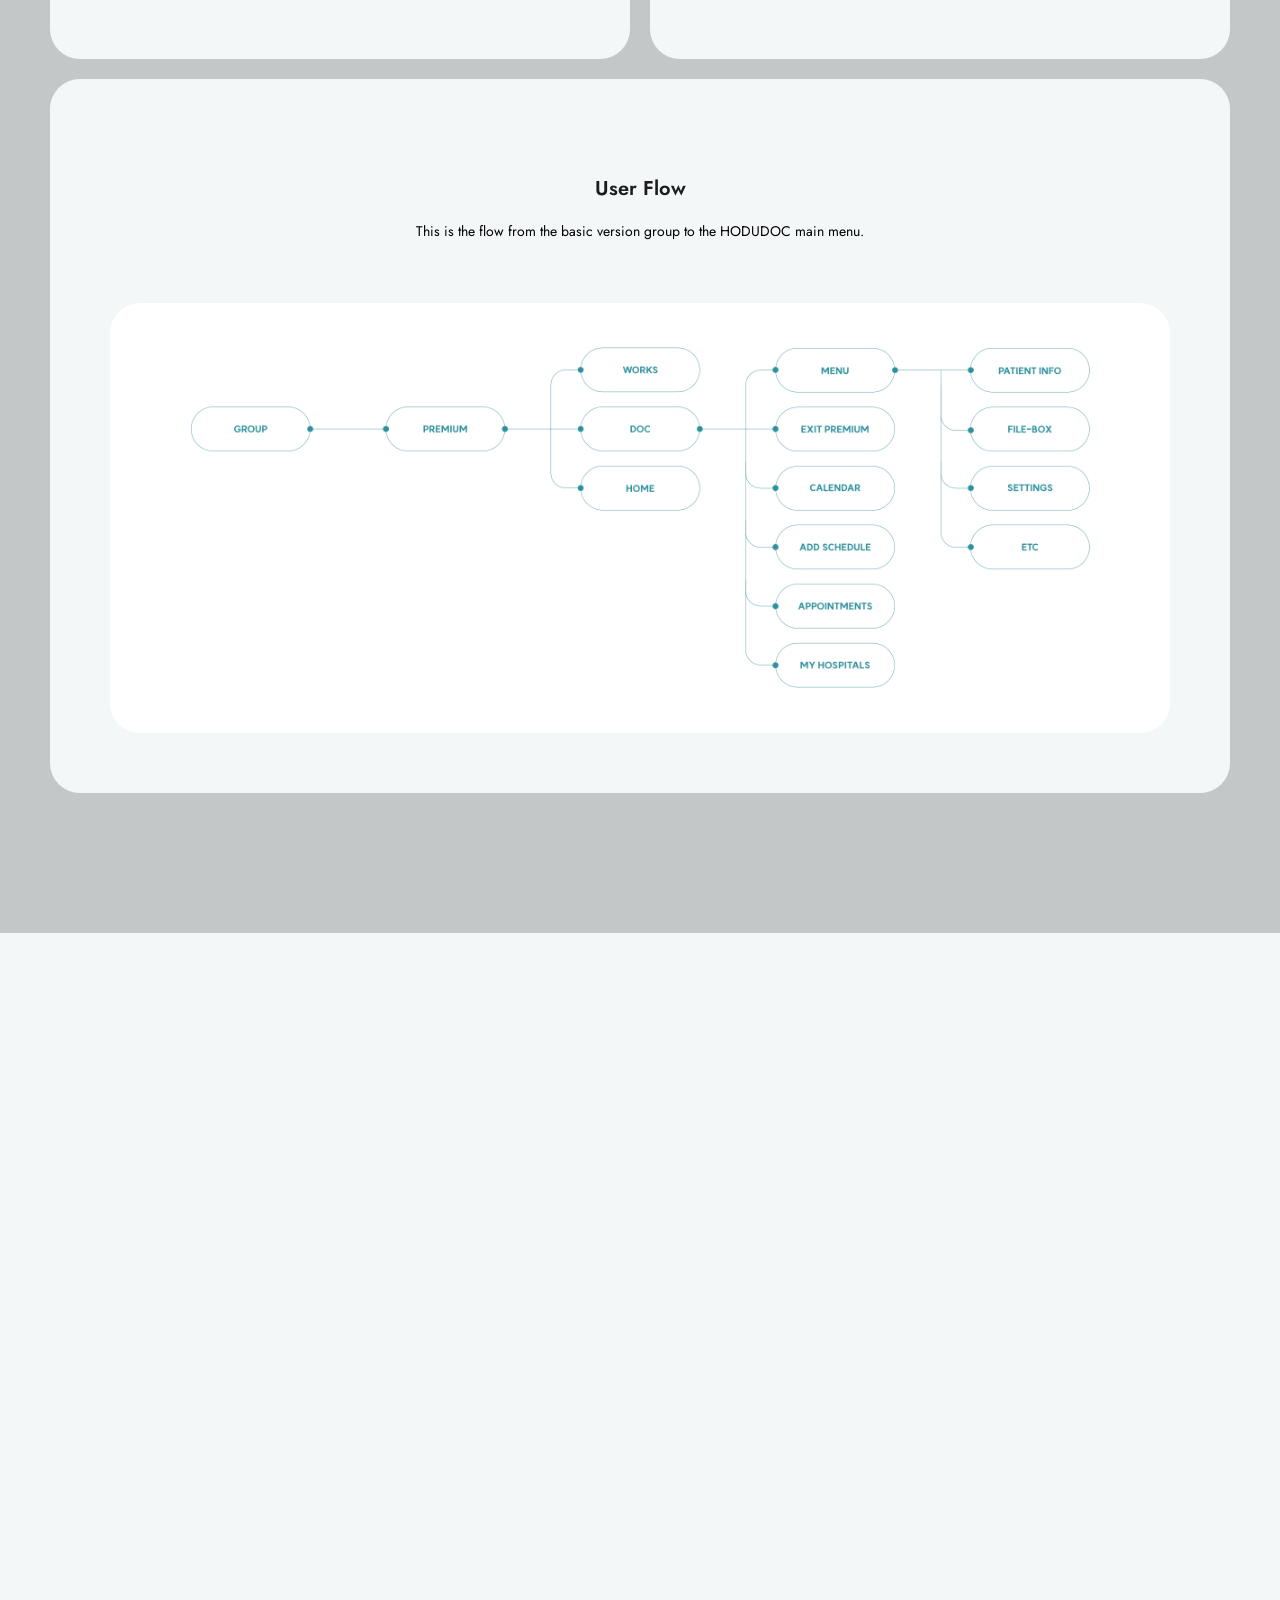
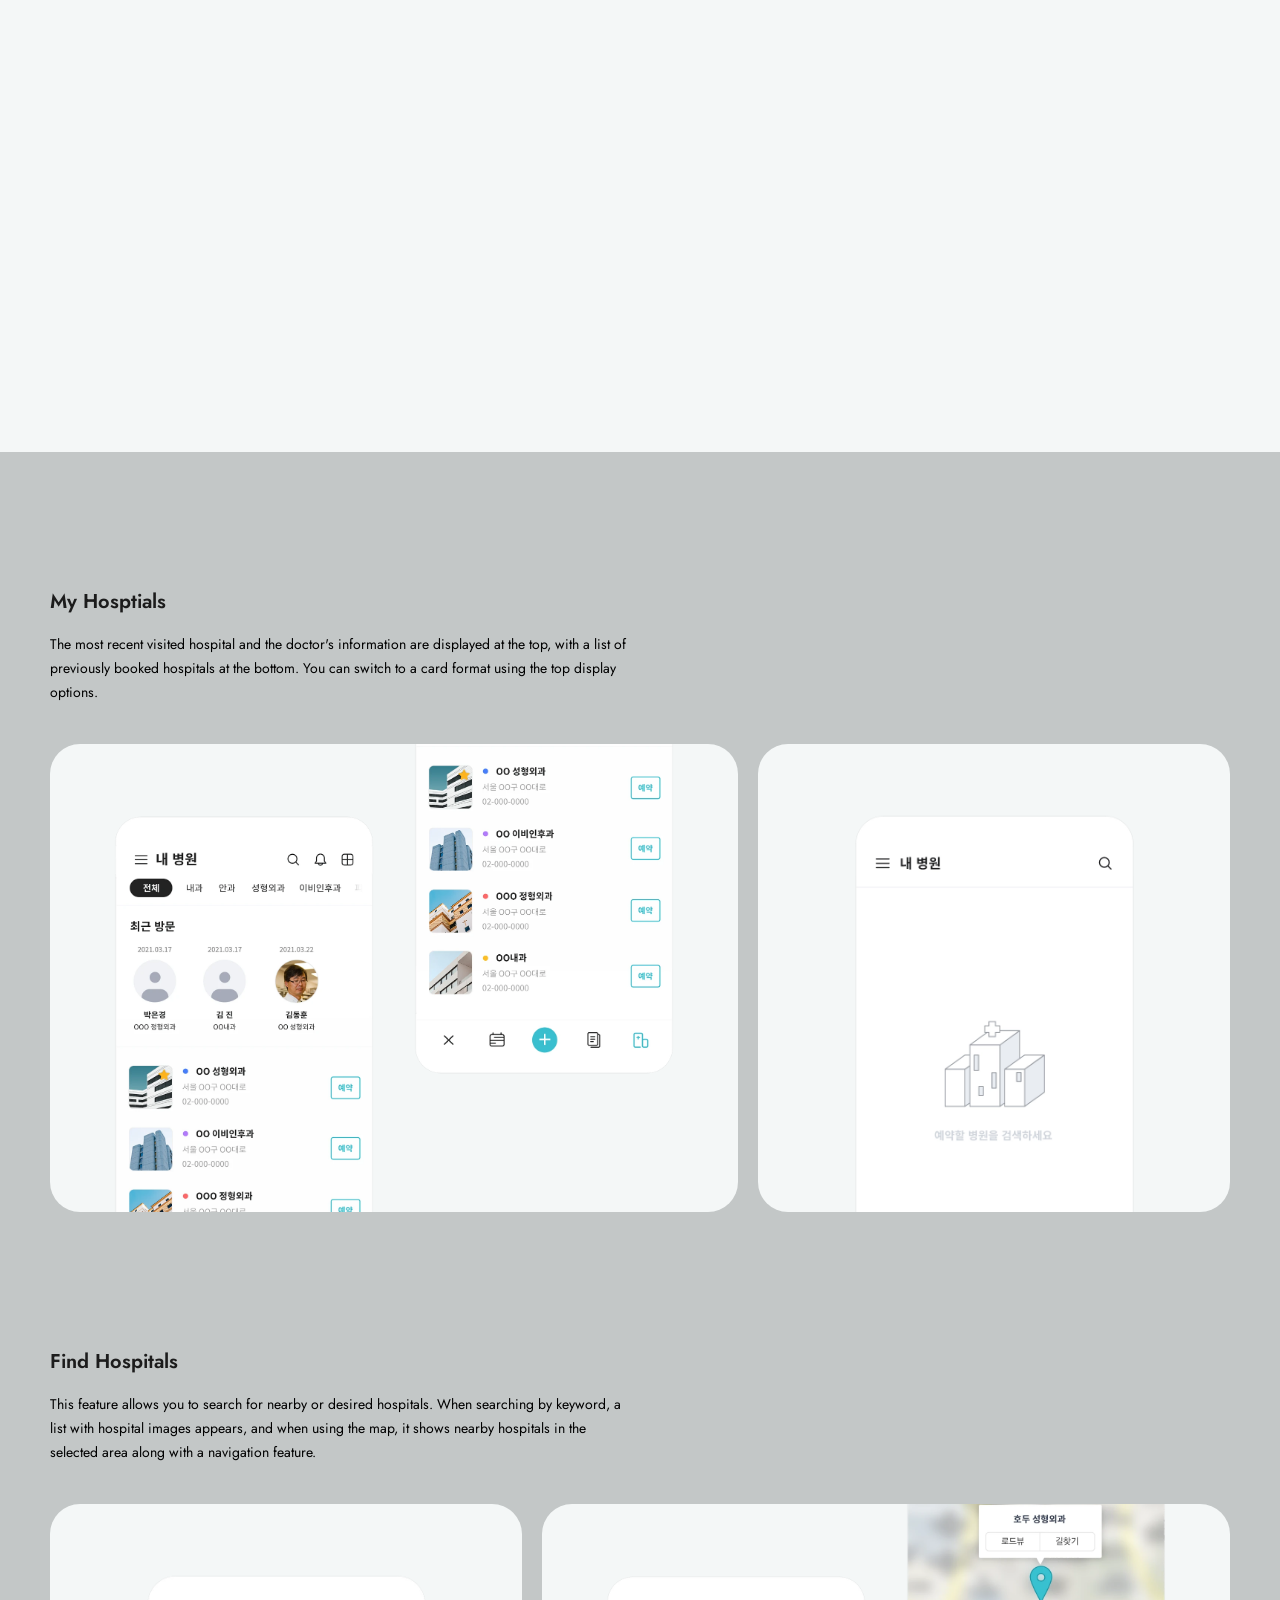
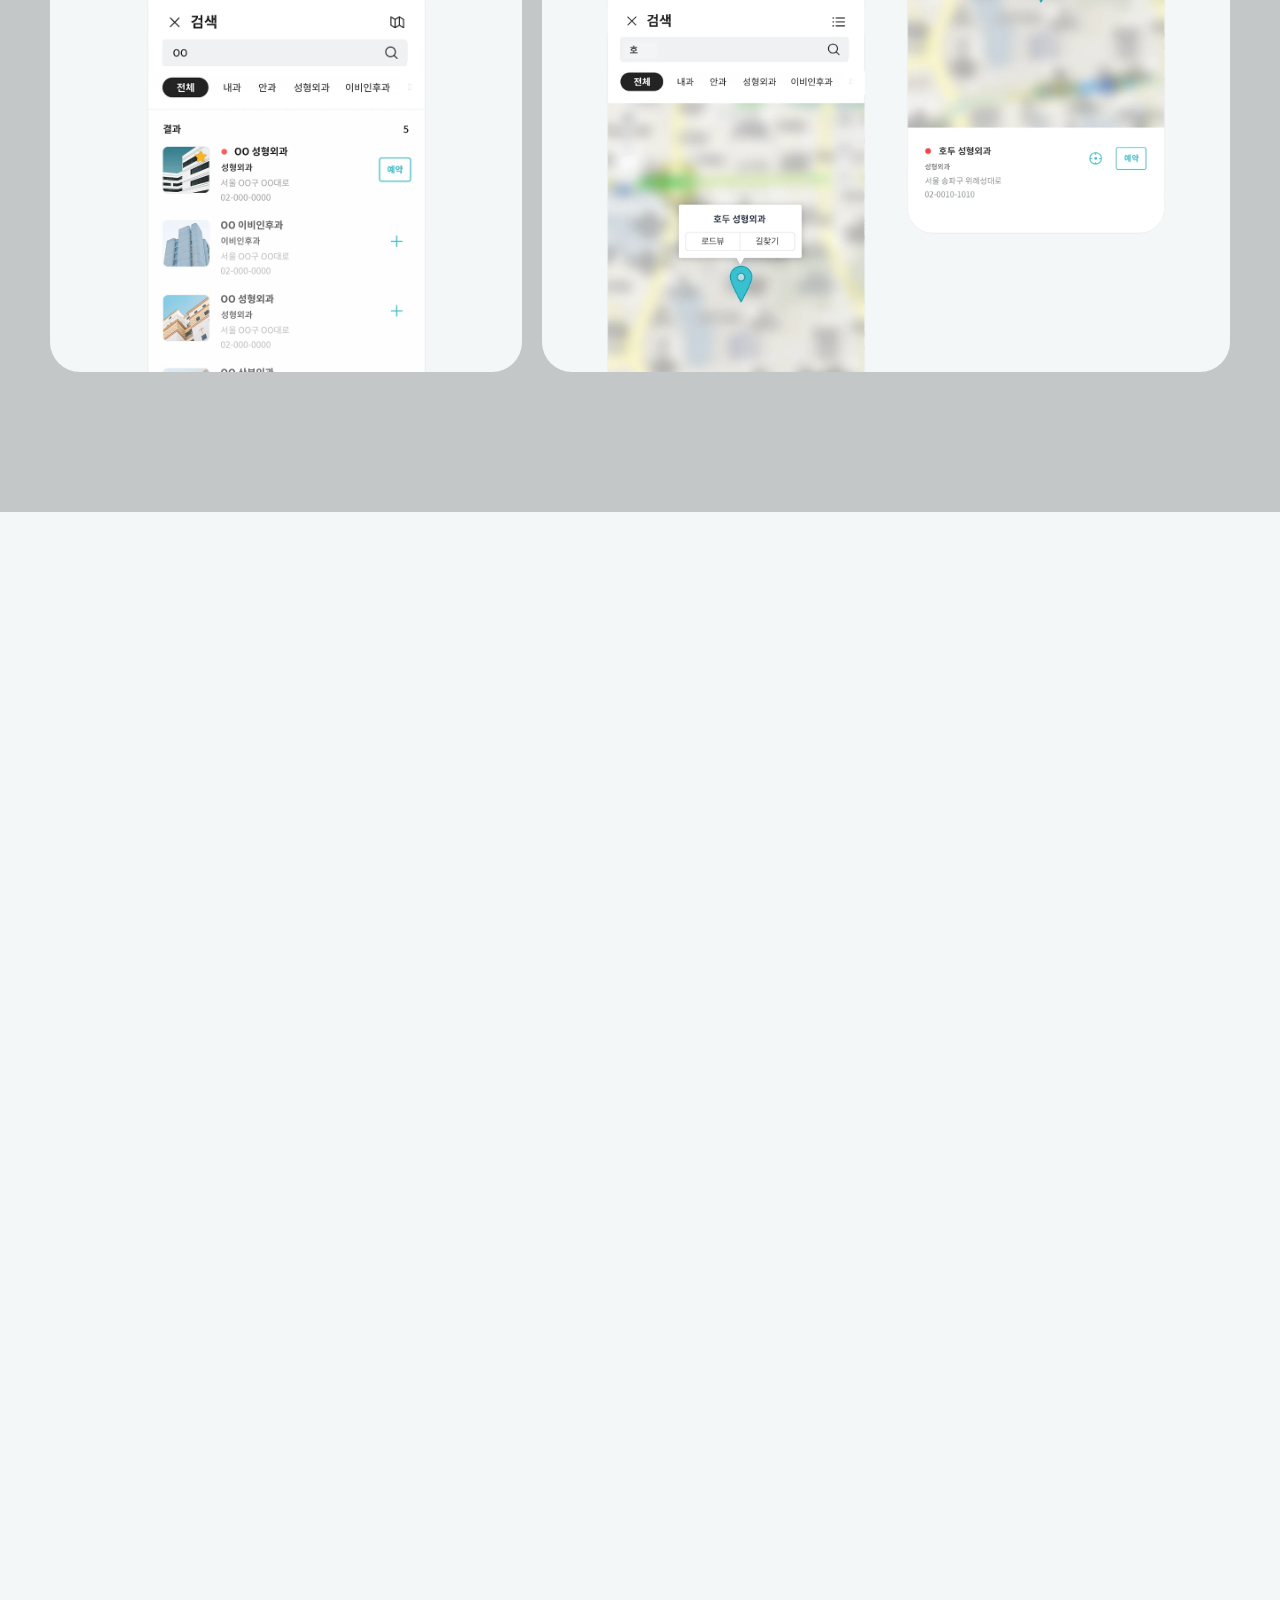
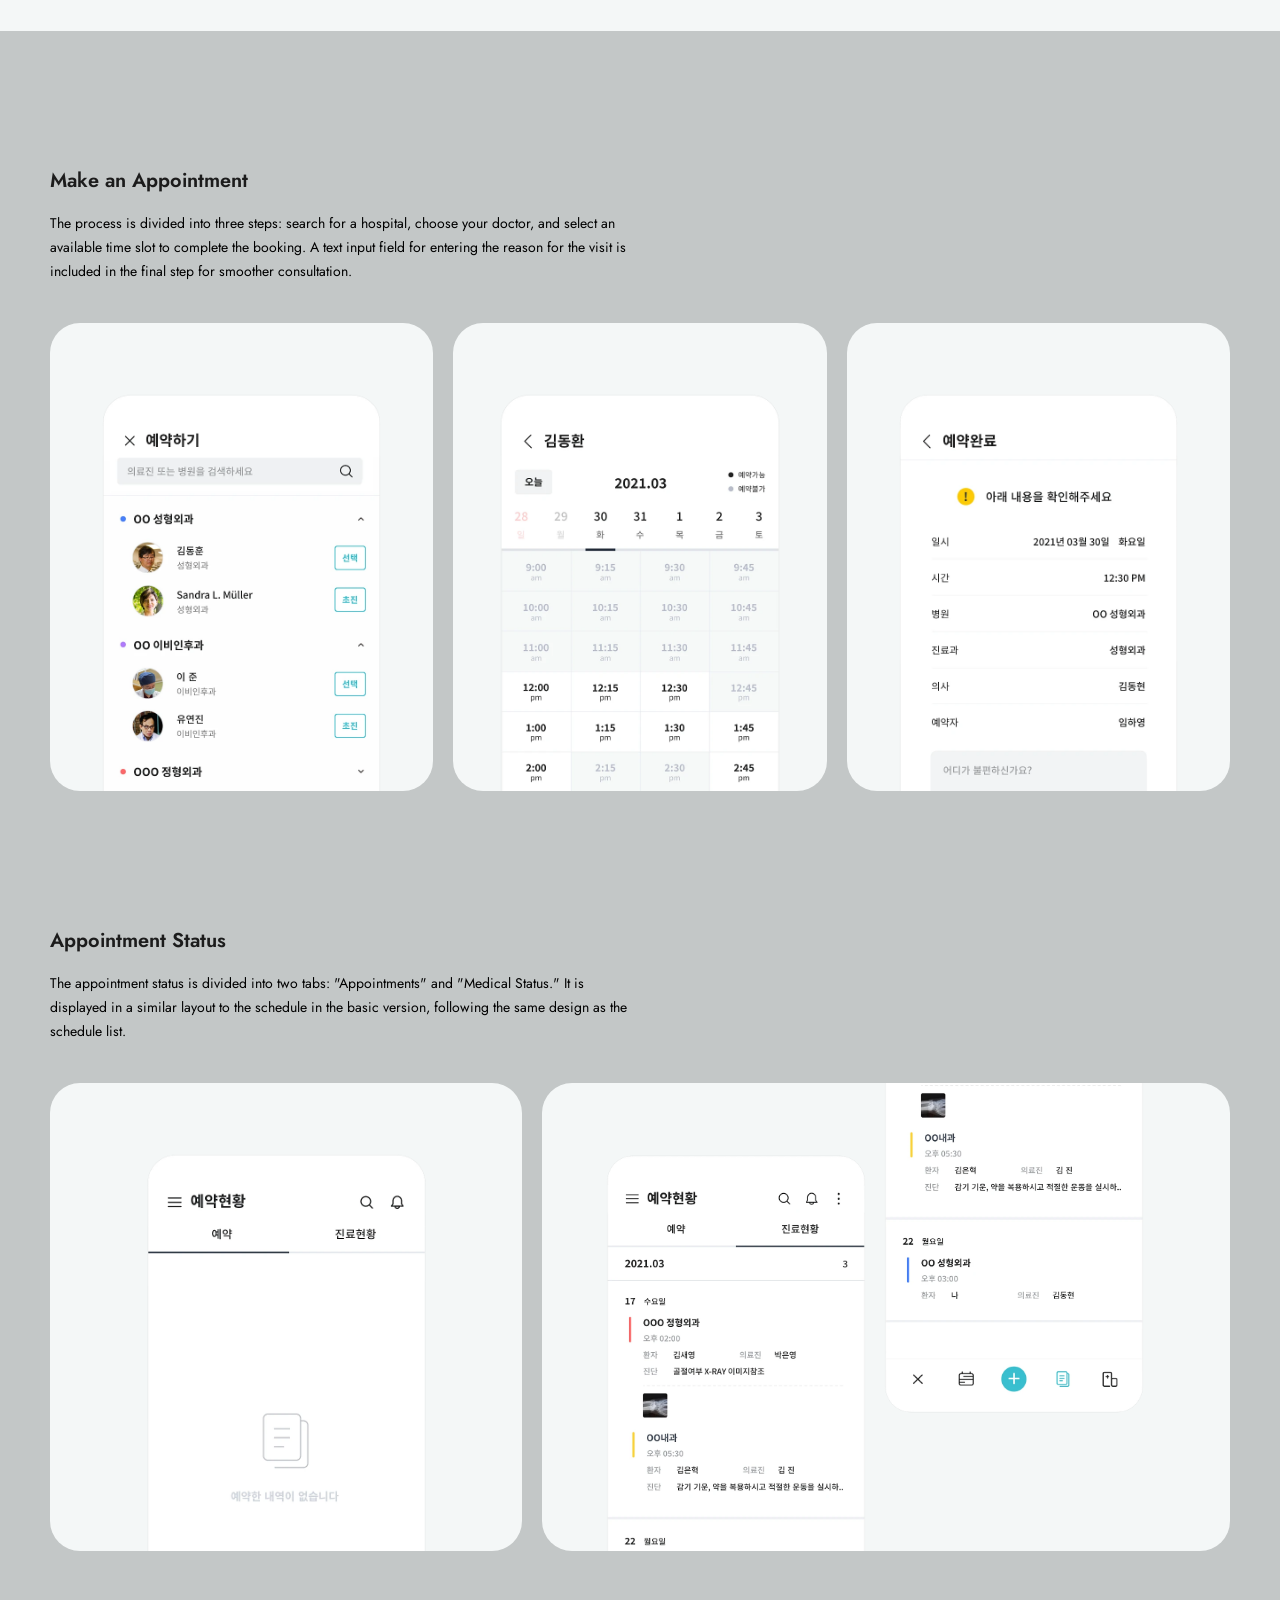
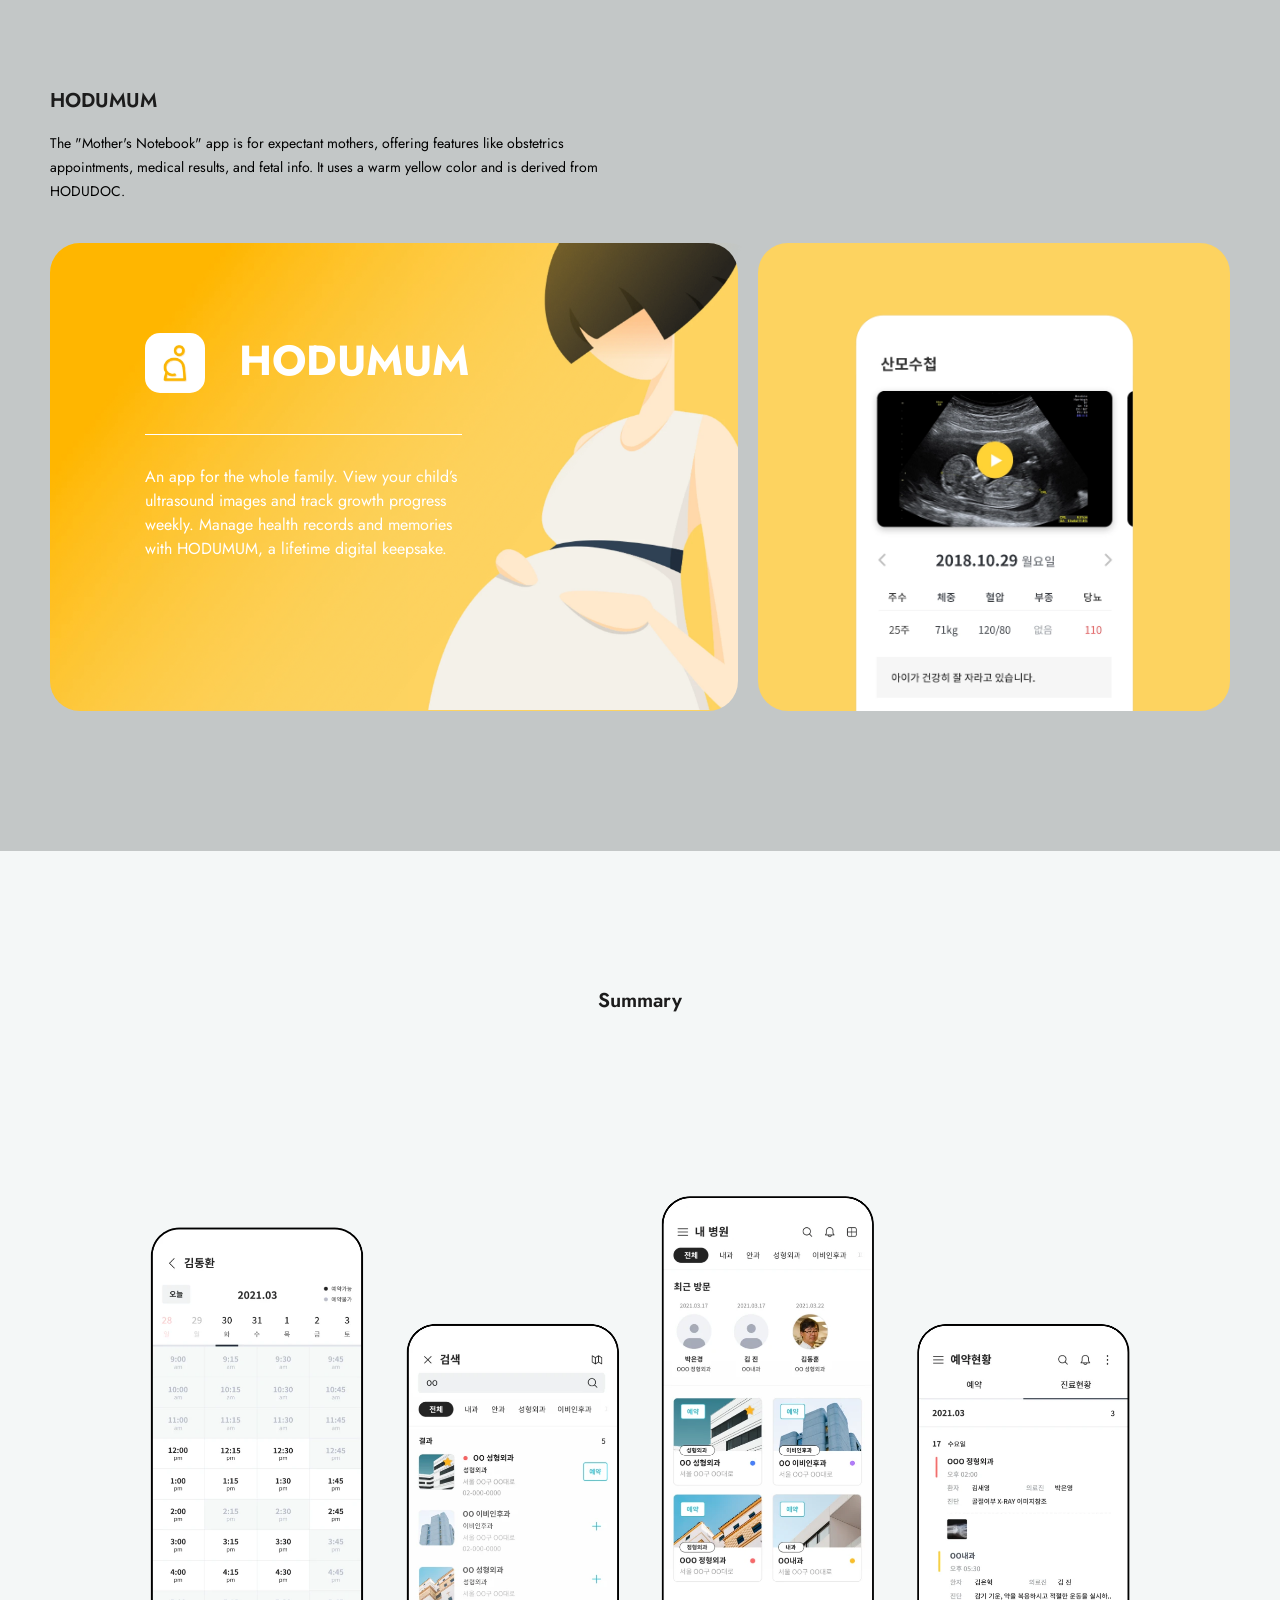
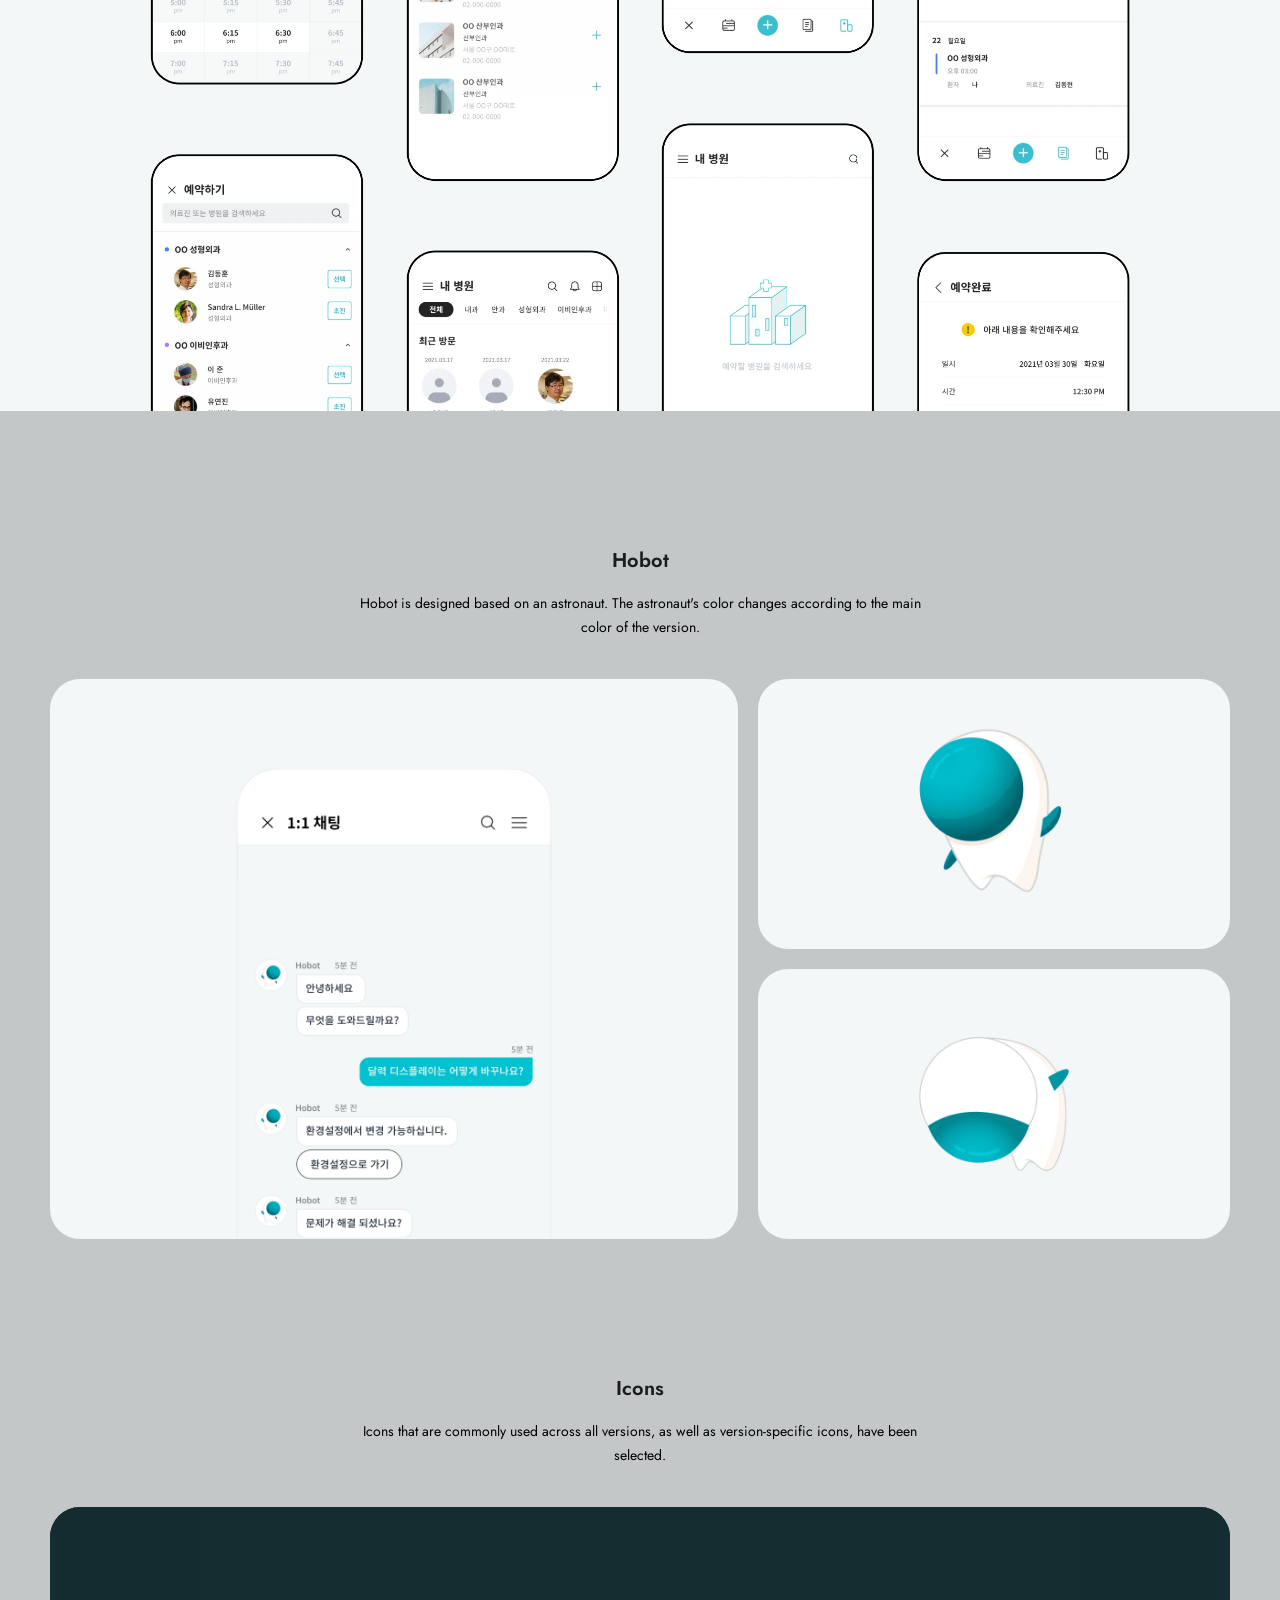
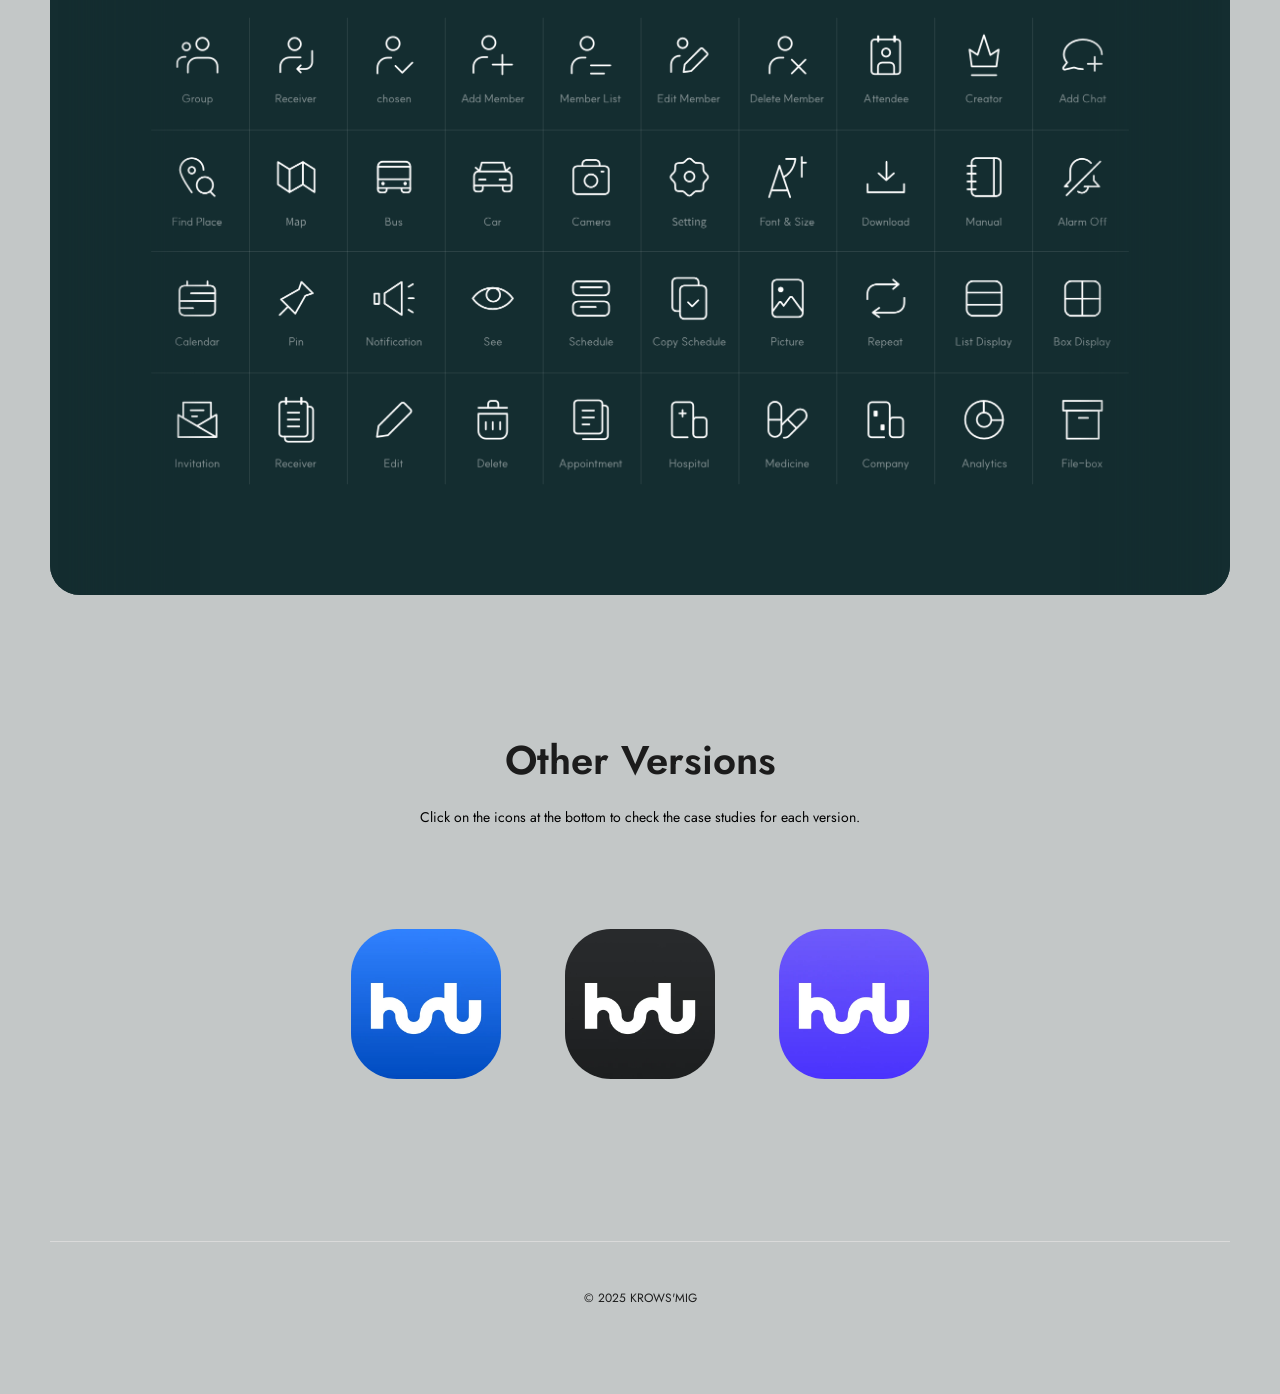
<file: en/hddc.html>
<!DOCTYPE html>
<html lang="en">
 	<head>
		<meta charset="utf-8">
		<meta name="viewport" content="width=device-width, initial-scale=1.0">
		<title>HODUDOC | KROWS'MIG</title>
		<meta name="description" content="HODUDOC, the premium version of HODU, is an app that allows users to make hospital appointments and view medical results. This page is a case study detailing the planning and design process of HODUDOC.">
		<meta name="keywords" content="HODUDOC, hospital appointments, medical results,front-end developer HODU, a calendar app, HTML, CSS, jQuery, Web Designer, App Designer, KROWSMIG">
		<link rel="icon" href="../images/main/favicon.png">
		<link rel="stylesheet" type="text/css" href="../css/default.css">
		<link rel="stylesheet" type="text/css" href="../css/common.css">
		<link rel="stylesheet" type="text/css" href="../css/hd_common.css">
		<link rel="stylesheet" type="text/css" href="../css/hddc.css">

		<link href="https://fonts.googleapis.com/css2?family=Jost:ital@0;1&display=swap" rel="stylesheet">
		<link href="https://fonts.googleapis.com/css2?family=Jost:ital,wght@0,500;1,500&display=swap" rel="stylesheet">
		<link href="https://fonts.googleapis.com/css2?family=Jost:ital,wght@0,600;1,600&display=swap" rel="stylesheet">

		<script src="../js/jquery.js"></script>

		<style type="text/css">
			body, html { font-family: 'Jost', sans-serif !important; }			
		</style>
		
		<!-- Google tag (gtag.js) -->
		<script async src="https://www.googletagmanager.com/gtag/js?id=G-4524T4PMET"></script>
		<script>
		  window.dataLayer = window.dataLayer || [];
		  function gtag(){dataLayer.push(arguments);}
		  gtag('js', new Date());
		
		  gtag('config', 'G-4524T4PMET');
		</script>

	</head>
	<body>
		<div class="container">
			<div class="counter"><p>0</p></div>

			<section class="ld">
				<dis class="overlay"></dis>
			</section>
		</div>
		<!-- #wrapper -->
		<div id="wrapper">
			<!-- .main_bg -->
			<div class="main_div">

				<!-- #gnb -->
				<section id="gnb">
					<div class="top_div">
						<div class="rel_div">
							<h1><a href="../index_en.html" class="logo"><span class="img_logo">KROWS'MIG</span></a></h1>
							<div class="right">
								<a href="" class="on">EN</a>	
								<a href="../kr/hddc.html" class="ko">한글</a>
							</div>
							<!-- .nav -->
							<div class="nav">
								<div class="burger">
									<h2>Menu</h2>
									<a href="">
										<span></span>
										<span></span>
										<span></span>
									</a>
								</div>
								<nav>
									<a href="#projects" class="">PROJECTS</a>	
									<a href="#about" class="">CONTACT</a>
								</nav>
								
							</div>
							<!-- .nav ends -->
							<div class="btm_line"><span></span></div>
						</div>
					</div>
				</section>
				<!-- #gnb ends -->


				<!-- #menu_div -->
				<div id="menu_div">
					<div class="menu_div">
						<ul>
							<li class="osz_li"><a href="../en/osz.html">OSAZA <span>E-Commerce Site</span></a></li>
							<li class="ltch_li"><a href="../en/ltch.html">LITCH <span>Application</span></a></li>
							<li class="jndk_li"><a href="../en/jndk.html">JANDIK <span>E-Commerce Site</span></a></li>
							<li class="hdwk_li"><a href="../en/hdwk.html">HODUWORKS <span>Application</span></a></li>
							<li class="hdhm_li"><a href="../en/hdhm.html">HODUHOME <span>Application</span></a></li>
							<li class="hd_li"><a href="../en/hd.html">HODU <span>Application</span></a></li>
							<li class="hdck_li"><a href="../en/hdck.html">HODUCLICK <span>Web Version</span></a></li>
							<li class="hdck_tb_li"><a href="../en/hdck_tb.html">HODUCLICK <span>Tab Version</span></a></li>
						</ul>
						<a class="email en" href="mailto:krowsmig@gmail.com">krowsmig@gmail.com</a>
					</div>
				</div>


				<!-- #main -->
				<section id="main">
					<div class="main wd_1920">
						<div class="brdr listen main_bg mgn_btm_100">
							<div class="img_1 main_img brdr"></div>
							<p>H<span>O</span><span>D</span><span class="pd_lft">U</span><span class="break"></span><span class="pd_rgt">D</span><span>O</span>C</p>
						</div>
					</div>
					<div class="quick_div wd_1920 pd_btm_160">
						<h1 class="fnt_30 pd_btm_40">HODUDOC</h1>
						<ul class="summary_ul pd_btm_60">
							<li class="pr_li">
								<p class="title">Programs</p>
								<p>
									<span class="ic ps">PSD</span>
									<span class="ic ai">Ai</span>
								</p>
							</li>
							<li class="la_li">
								<p class="title">Development</p>
								<p>
									<span>HTML</span>
									<span>CSS</span>
									<span>JS</span>
								</p>
							</li>
							<li class="yy_li">
								<p class="title">Created In</p>
								<p><span>2019~20</span></p>
							</li>
							<li class="in_li">
								<p class="title">Role (Involvemnet)</p>
								<p>Designer <span>(100%)</span>
								</p>
								<p>Project Manager <span>(90%)</span>
								</p>
								<p>Front-end Developer <span>(100%)</span>
								</p>
							</li>
						</ul>
						<div class="description_div">
							<p class="fnt_14 first_p">
								HODUDOC is the premium version of HODU, offering features like finding hospitals, making appointments, and viewing medical status. After signing up through the basic version group tab, users can easily manage their appointments. Frequently visited hospitals can be saved, and users can track their medical history and next appointments by date.
							</p>

							<p class="fnt_14 last_p">
								This app was planned and designed after the third redesign of the basic version. The overall design follows the same structure as the basic version, with teal chosen as the main color to create a calming and soothing atmosphere.
							</p>
						</div>
					</div>
					<div class="guide_div grey_bg wd_full">
						<div class="wd_1920 pd_tp_160 pd_btm_160">
							<h2 class="fnt_25">Guidelines</h2>
							<div class="description_div">
								<p class="des fnt_14 first_p">Check the logo, main color, secondary colors, and fonts.</p>
							</div>
							<ul class="guide_ul pd_tp_60 ">
								<li class="logo_li">
									<p class="brdr">logo</p>
								</li>
								<li class="app_li">
									<p class="brdr"><span>App Icon</span></p>
								</li>
								<li class="main_li">
									<p class="brdr">
										<span class="title fnt_14">Main Color</span>
										<span class="des fnt_16">#42BFCE</span>
									</p>
								</li>
								<li class="sub_li">
									<p class="brdr">
										<span class="title fnt_14">Sub Color</span>
										<span class="des fnt_16">#F3F7F7</span>
									</p>
								</li>
								<li class="font_li">
									<p class="brdr">
										<span class="title fnt_14">Font</span>
										<span class="des fnt_16">Noto Sans KR</span>
									</p>
								</li>
							</ul>
						</div>
					</div>
				</section>
				<!-- #main ends -->

				<!-- #contents -->
				<div id="contents" class="">
					<!-- #target -->
					<section id="target">
						<div class="target_div wd_1920 pd_tp_160">
							<h1 class="fnt_20">Target Audience</h1>
							<p class="pd_btm_60 des fnt_14">
								This is the survey result conducted in the early design stages, showing the gender and age distribution of users who are most likely to frequently use features like finding hospitals and making appointments.
							</p>
							<ul class="target_ul">
								<li class="gender_li">
									<ul class="gender_ul grey_bg brdr">
										<li class="gender_img">
											<span class="hd_chart hddc_chart chart_span two_panels">
												<svg viewBox="0 0 63.6619772368 63.6619772368">
													<circle class="pie1" style="stroke:#42BFCE;" cx="31.8309886184" cy="31.8309886184" r="15.9154943092"/>
													<circle class="pie2" style="stroke:#FFB000;" cx="31.8309886184" cy="31.8309886184" r="15.9154943092"/>
												</svg>
											</span>
											<p class="ic_p">
												Gender
											</p>	
										</li>
										<li class="gender_graph_li">
											<ul class="detail_ul">
												<li>
													<h2>Woman</h2>
													<p><span class="color_span doc">doc dolor</span> 68%</p>
												</li>
												<li>
													<h2>Man</h2>
													<p><span class="color_span yellow">yellow</span> 32%</p>
												</li>
											</ul>
										</li>
										<li>
											<p class="fnt_14">Women (teal) make up 68%, and men (yellow) 32%. The higher proportion of women is likely due to them frequently making appointments for their children.</p>
										</li>
									</ul>
								</li>
								<li class="age_li">
									<ul class="gender_ul grey_bg brdr">
										<li class="gender_img age_img">
											<span class="hd_chart hddc_chart chart_span five_panels">
												<svg viewBox="0 0 63.6619772368 63.6619772368">
													<circle class="pie6" cx="31.8309886184" style="stroke:#374d55;" cy="31.8309886184" r="15.9154943092"/>
													<circle class="pie5" cx="31.8309886184" style="stroke:#C697FF;" cy="31.8309886184" r="15.9154943092"/>
													<circle class="pie4" cx="31.8309886184" style="stroke:#00E674;" cy="31.8309886184" r="15.9154943092"/>
													<circle class="pie3" cx="31.8309886184" style="stroke:#F32722;" cy="31.8309886184" r="15.9154943092"/>
													<circle class="pie2" cx="31.8309886184" style="stroke:#FFB000;" cy="31.8309886184" r="15.9154943092"/>
													<circle class="pie1" cx="31.8309886184" style="stroke:#42BFCE;" cy="31.8309886184" r="15.9154943092"/>
												</svg>
											</span>
											<p class="ic_p">
												Age
											</p>	
										</li>
										<li class="age_graph_li">
											<ul class="detail_ul">
												<li>
													<h2>10s</h2>
													<p><span class="color_span green">green</span> 12%</p>
												</li>
												<li>
													<h2>20s</h2>
													<p><span class="color_span red">red</span> 19%</p>
												</li>
												<li>
													<h2>30s</h2>
													<p><span class="color_span doc">doc</span> 37%</p>
												</li>
												<li>
													<h2>40s</h2>
													<p><span class="color_span yellow">yellow</span> 25%</p>
												</li>
												<li>
													<h2>50s</h2>
													<p><span class="color_span purple">purple</span> 5%</p>
												</li>
												<li>
													<h2>60s</h2>
													<p><span class="color_span dark">dark</span> 2%</p>
												</li>
											</ul>
										</li>
										<li>
											<p class="fnt_14">The age distribution is as follows: 10s (green) 12%, 20s (red) 19%, 30s (teal) 37%, 40s 25%, 50s 5%, and 60s 2%. The highest percentage is in the 30s, followed by a significant proportion in the 40s.</p>
										</li>
									</ul>
								</li>
								<li class="user_li grey_bg brdr">
									<h2 class="fnt_20">User Flow</h2>
									<p class="des fnt_14">This is the flow from the basic version group to the HODUDOC main menu.</p>
									<p class="flow_img brdr mgn_tp_60">
										User Flow image
									</p>
								</li>
							</ul>
						</div>
					</section>
					<!-- #target ends -->

					<!-- #img_title -->
					<section id="img_title_1" class="grey_bg mgn_tp_160">
						<div class="img_title_div wd_1920 pd_tp_160">
							<p class="icon_p ic_hospital">hospital icon</p>
							<h1 class="fnt_50">My Hospitals and<br>Find Specialists</h1>
							<p class="des fnt_16">Easily view your visited hospitals in the "My Hospitals" tab, <span class="break_line"></span>
								and find nearby hospitals when needed.</p>
							<p class="img_title_1 lazy_img lazy_css">my hospital and find hosptial image</p>
						</div>
					</section>
					<!-- #img_title ends -->

					<section id="content_1" class="wd_1920 pd_tp_160">
						<div class="content_div">
							<dl>
								<dt class="fnt_20">My Hosptials</dt>
								<dd class="des fnt_14 pd_btm_40">The most recent visited hospital and the doctor's information are displayed at the top, with a list of previously booked hospitals at the bottom. You can switch to a card format using the top display options.
								</dd>
							</dl>
							<div class="content_dd">
								<p class="wd_60per"><span class="grey_bg brdr hospital_1 two_imgs lazy_img lazy_css">when there's a hospital image</span></p>
								<p class="wd_40per"><span class="grey_bg brdr hospital_2 lazy_img lazy_css">when there's no hospital image</span></p>
							</div>
							<dl>
								<dt class="fnt_20 mgn_tp_160">Find Hospitals</dt>
								<dd class="des fnt_14 pd_btm_40">
									This feature allows you to search for nearby or desired hospitals. When searching by keyword, a list with hospital images appears, and when using the map, it shows nearby hospitals in the selected area along with a navigation feature.
								</dd>
							</dl>
							<div class="content_dd">
								<p class="wd_40per rt"><span class="grey_bg brdr search_1 lazy_img lazy_css">find hospitals image</span></p>
								<p class="wd_60per lt"><span class="grey_bg brdr search_2 two_imgs lazy_img lazy_css">find in map image</span></p>
							</div>
						</div>
					</section>

					<!-- #img_title -->
					<section id="img_title_2" class="grey_bg mgn_tp_160">
						<div class="img_title_div wd_1920 pd_tp_160">
							<p class="icon_p ic_appointment">appointmnet icon</p>
							<h1 class="fnt_50">Appointments and<br> Appointment Status</h1>
							<p class="des fnt_16">
								Select a hospital, book with your preferred doctor, <span class="break_line"></span>
								and check your medical status in the app.</p>
							<p class="img_title_1 img_title_2 lazy_img lazy_css">예약하기 앱 이미지</p>
						</div>
					</section>
					<!-- #img_title ends -->
					<!-- #content_2 -->
					<section id="content_2" class="wd_1920 pd_tp_160">
						<div class="content_div">
							<dl>
								<dt class="fnt_20">Make an Appointment</dt>
								<dd class="des fnt_14 pd_btm_40">
									The process is divided into three steps: search for a hospital, choose your doctor, and select an available time slot to complete the booking. A text input field for entering the reason for the visit is included in the final step for smoother consultation.
								</dd>
							</dl>
							<div class="content_dd mk_apt">
								<p class="wd_33per rt"><span class="grey_bg brdr appointment_1 lazy_img lazy_css">make appointments 1 image</span></p>
								<p class="wd_33per mid"><span class="grey_bg brdr appointment_2 lazy_img lazy_css">make appointments 2 image</span></p>
								<p class="wd_33per lt"><span class="grey_bg brdr appointment_3 lazy_img lazy_css">make appointments 3 image</span></p>
							</div>
							<dl>
								<dt class="fnt_20 mgn_tp_160">Appointment Status</dt>
								<dd class="des fnt_14 pd_btm_40">
									The appointment status is divided into two tabs: "Appointments" and "Medical Status." It is displayed in a similar layout to the schedule in the basic version, following the same design as the schedule list.
								</dd>
							</dl>
							<div class="content_dd">
								<p class="wd_40per rt"><span class="grey_bg brdr list_appointments_1 lazy_img lazy_css">appointment status image</span></p>
								<p class="wd_60per lt"><span class="grey_bg brdr list_appointments_2 flip two_imgs lazy_img lazy_css">Medical Status image</span></p>
							</div>
							<dl>
								<dt class="fnt_20 mgn_tp_160">HODUMUM</dt>
								<dd class="des fnt_14 pd_btm_40">The "Mother's Notebook" app is for expectant mothers, offering features like obstetrics appointments, medical results, and fetal info. It uses a warm yellow color and is derived from HODUDOC.
								</dd>
							</dl>
							<div class="content_dd hmm">
								<p class="wd_60per rel brdr">
									<span class="grey_bg brdr hm_bg lazy_img lazy_css">illustration of a pregnant woman</span>
									<span class="hm_bg_gr lazy_img lazy_css"></span>
									<span class="icon_hm">hodumum icon</span>
									<span class="title fnt_50">HODUMUM</span>
									<span class="cont">An app for the whole family. View your child’s ultrasound images and track growth progress weekly. Manage health records and memories with HODUMUM, a lifetime digital keepsake.
									</span>
								</p>
								<p class="wd_40per"><span class="grey_bg brdr hm_img lazy_img lazy_css">mother's notebook image</span></p>
							</div>							
						</div>
					</section>
					<!-- #content_2 ends -->

					<!-- #img_title -->
					<section id="other_pages" class="grey_bg mgn_tp_160">
						<div class="img_title_div wd_1920 pd_tp_160">
							<h1 class="fnt_20">Summary</h1>
							<p class="img_title_1 img_title_other_pages lazy_img lazy_css">other pages image</p>
						</div>
					</section>
					<!-- #img_title ends -->
					<!-- #content_3 -->
					<section id="content_rest" class="wd_1920 pd_tp_160">
						<div class="content_div">
							<dl>
								<dt class="fnt_20">Hobot</dt>
								<dd class="des fnt_14 pd_btm_40">Hobot is designed based on an astronaut. The astronaut's color changes according to the main color of the version.
								</dd>
							</dl>
							<div class="content_dd">
								<p class="wd_60per"><span class="grey_bg brdr lazy_img lazy_css">1 on 1 chat app image</span></p>
								<p class="wd_40per"><span class="grey_bg brdr hbt_1 lazy_img lazy_css">Hobot 1 image</span><span class="grey_bg brdr hbt_2 lazy_img lazy_css">Hobot 2 image</span></p>
							</div>
							<dl>
								<dt class="fnt_20 mgn_tp_160">Icons</dt>
								<dd class="des fnt_14 pd_btm_40">Icons that are commonly used across all versions, as well as version-specific icons, have been selected.
								</dd>
							</dl>
							<div class="content_dd ic_div">
								<p class="wd_full brdr"><span class="grey_bg lazy_img lazy_css">Icons image</span><span class="gradi_bg_1"></span><span class="gradi_bg_2"></span></p>
							</div>
						</div>
					</section>
					<!-- #content_3 ends -->

					<!-- .see_other -->
					<section id="see_other">
						<div class="wd_1920 pd_tp_160">
							<h1 class="fnt_50">Other Versions</h1>
							<p class="des fnt_14">Click on the icons at the bottom to check the case studies for each version.</p>
							<ul class="pd_btm_60">
								<li class="hd"><a href="../en/hd.html" alt="See HoduDoc"><span>HODU</span></a></li>
								<li class="hdwk"><a href="../en/hdwk.html" alt="See HoduWorks"><span>HODUWORKS</span></a></li>
								<li class="hdhm"><a href="../en/hdhm.html" alt="See HoduHome"><span>HODUHOME</span></a></li>
							</ul>
							<div class="line"></div>
						</div>
					</section>

				</div>
				<!-- #contents ends -->

				<!-- .top_btn -->
				<div class="top_div">
					<a href="#wrapper" class="top_btn">Back to the top</a>
				</div>
				<!-- .top_btn ends -->


				<!-- #footer -->
				<section id="footer" class="wd_1920 pd_btm_160 pd_tp_60">
					<p class="eng_ft">© 2025 KROWS'MIG</p>
				</section>
				<!-- #footer ends -->
			</div>

			<!-- .main_bg ends -->
		</div>
		<!-- #wrapper ends-->

		<script src="../js/gsap.min.js"></script>
		<script src="../js/sub_script.js"></script>
		<script src="../js/hddc_script.js"></script>

	</body>
</html>
</file>
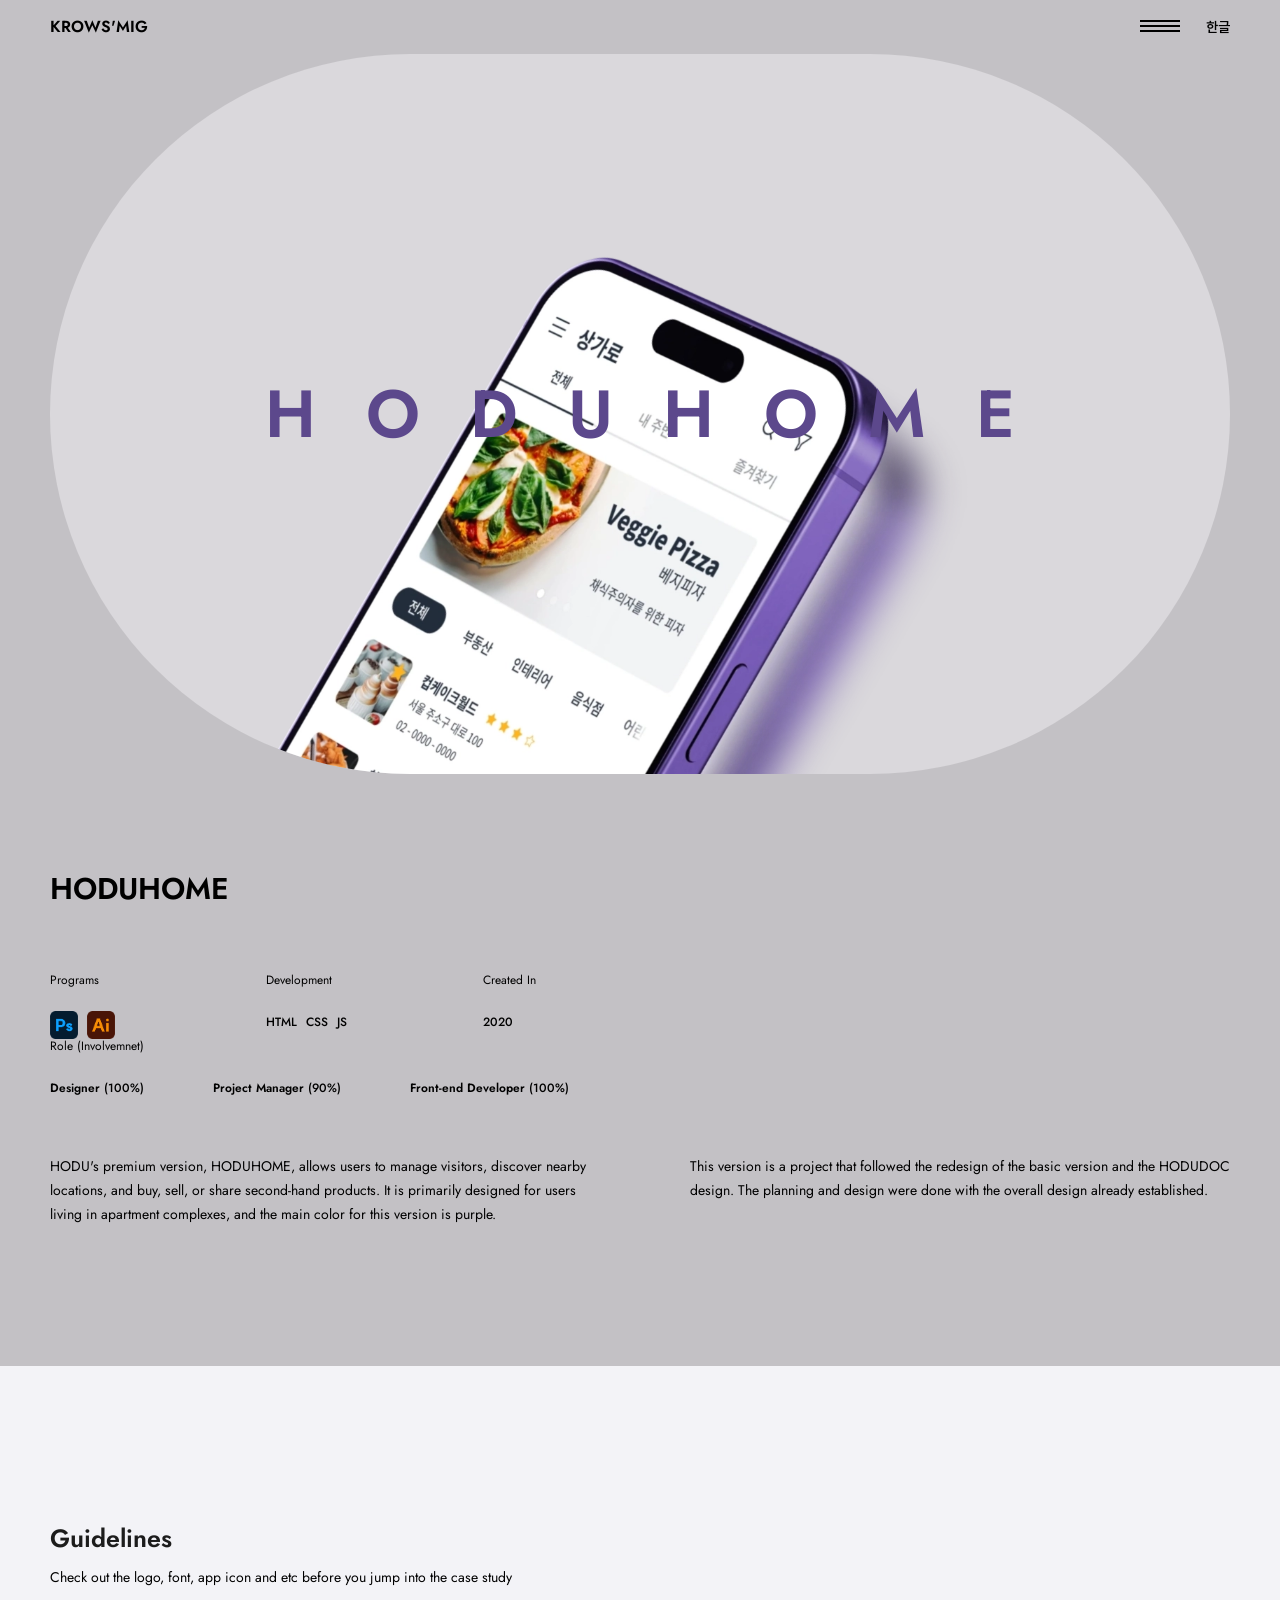
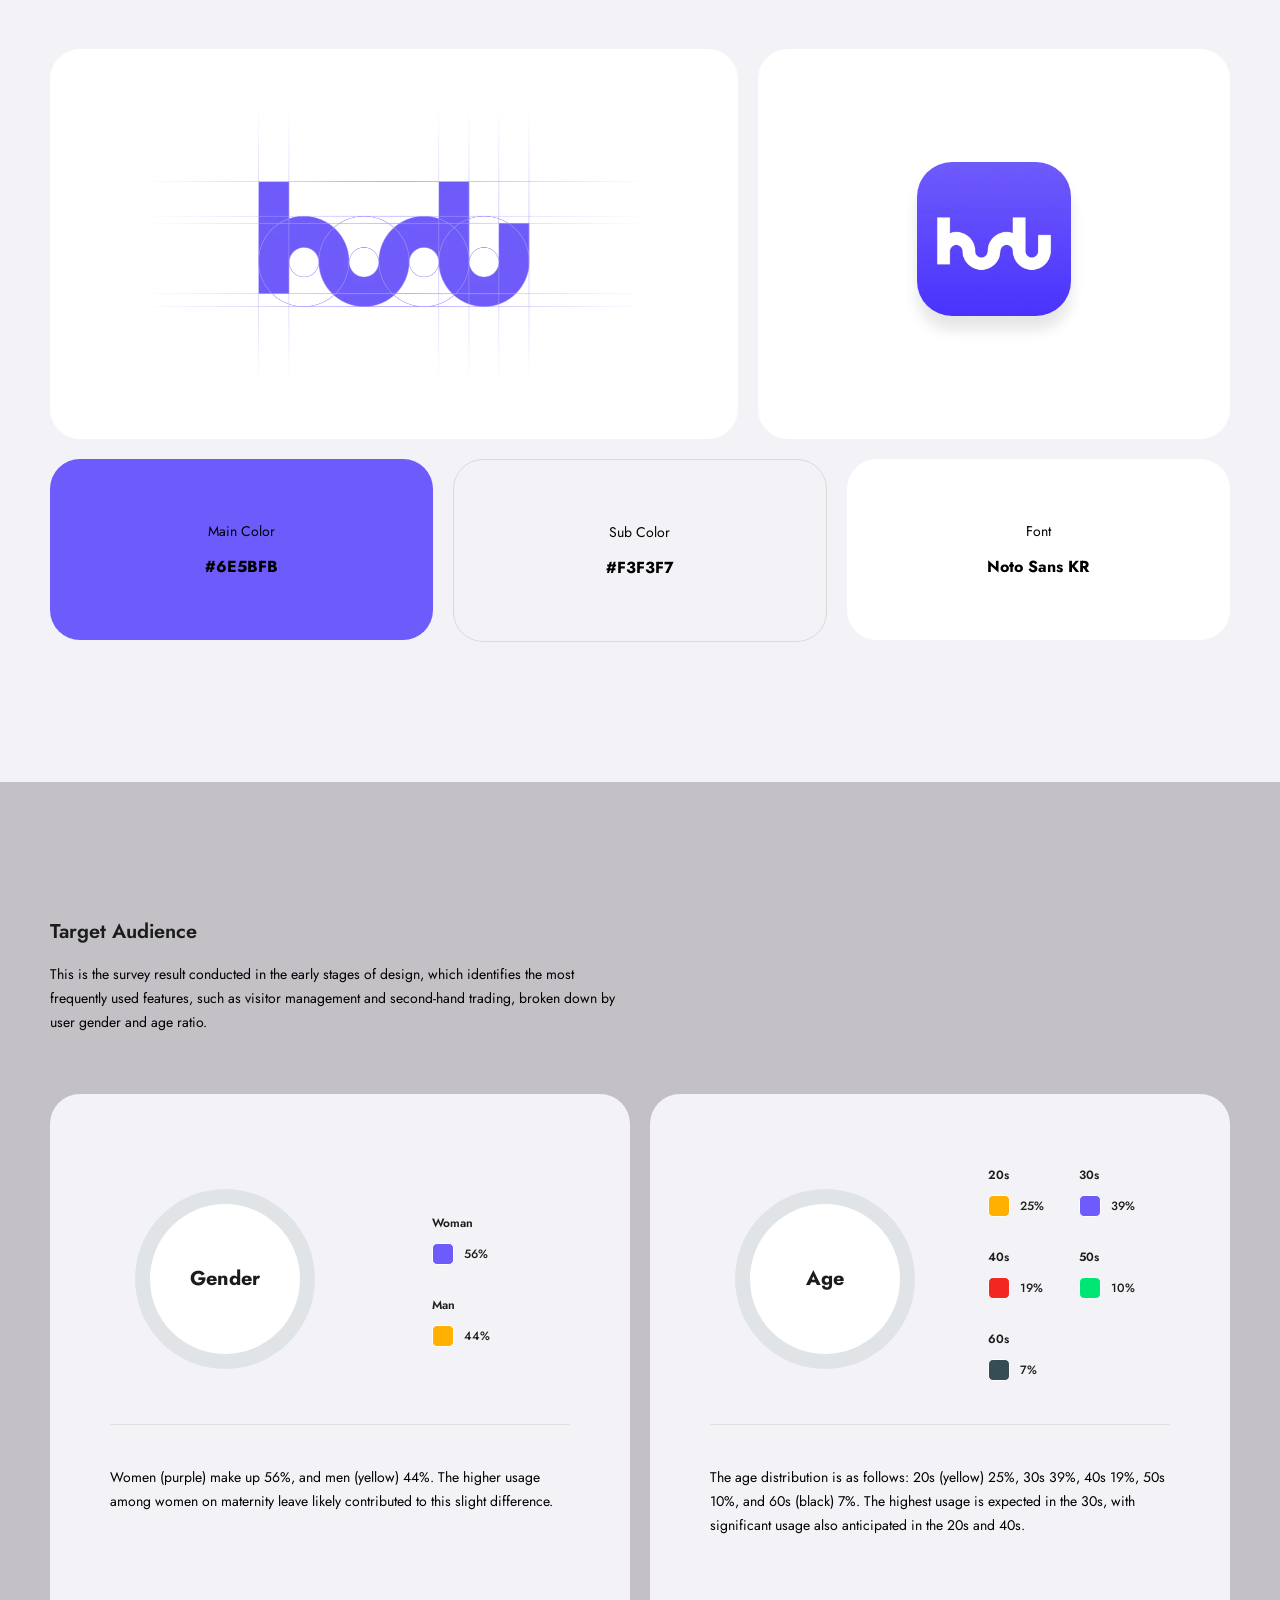
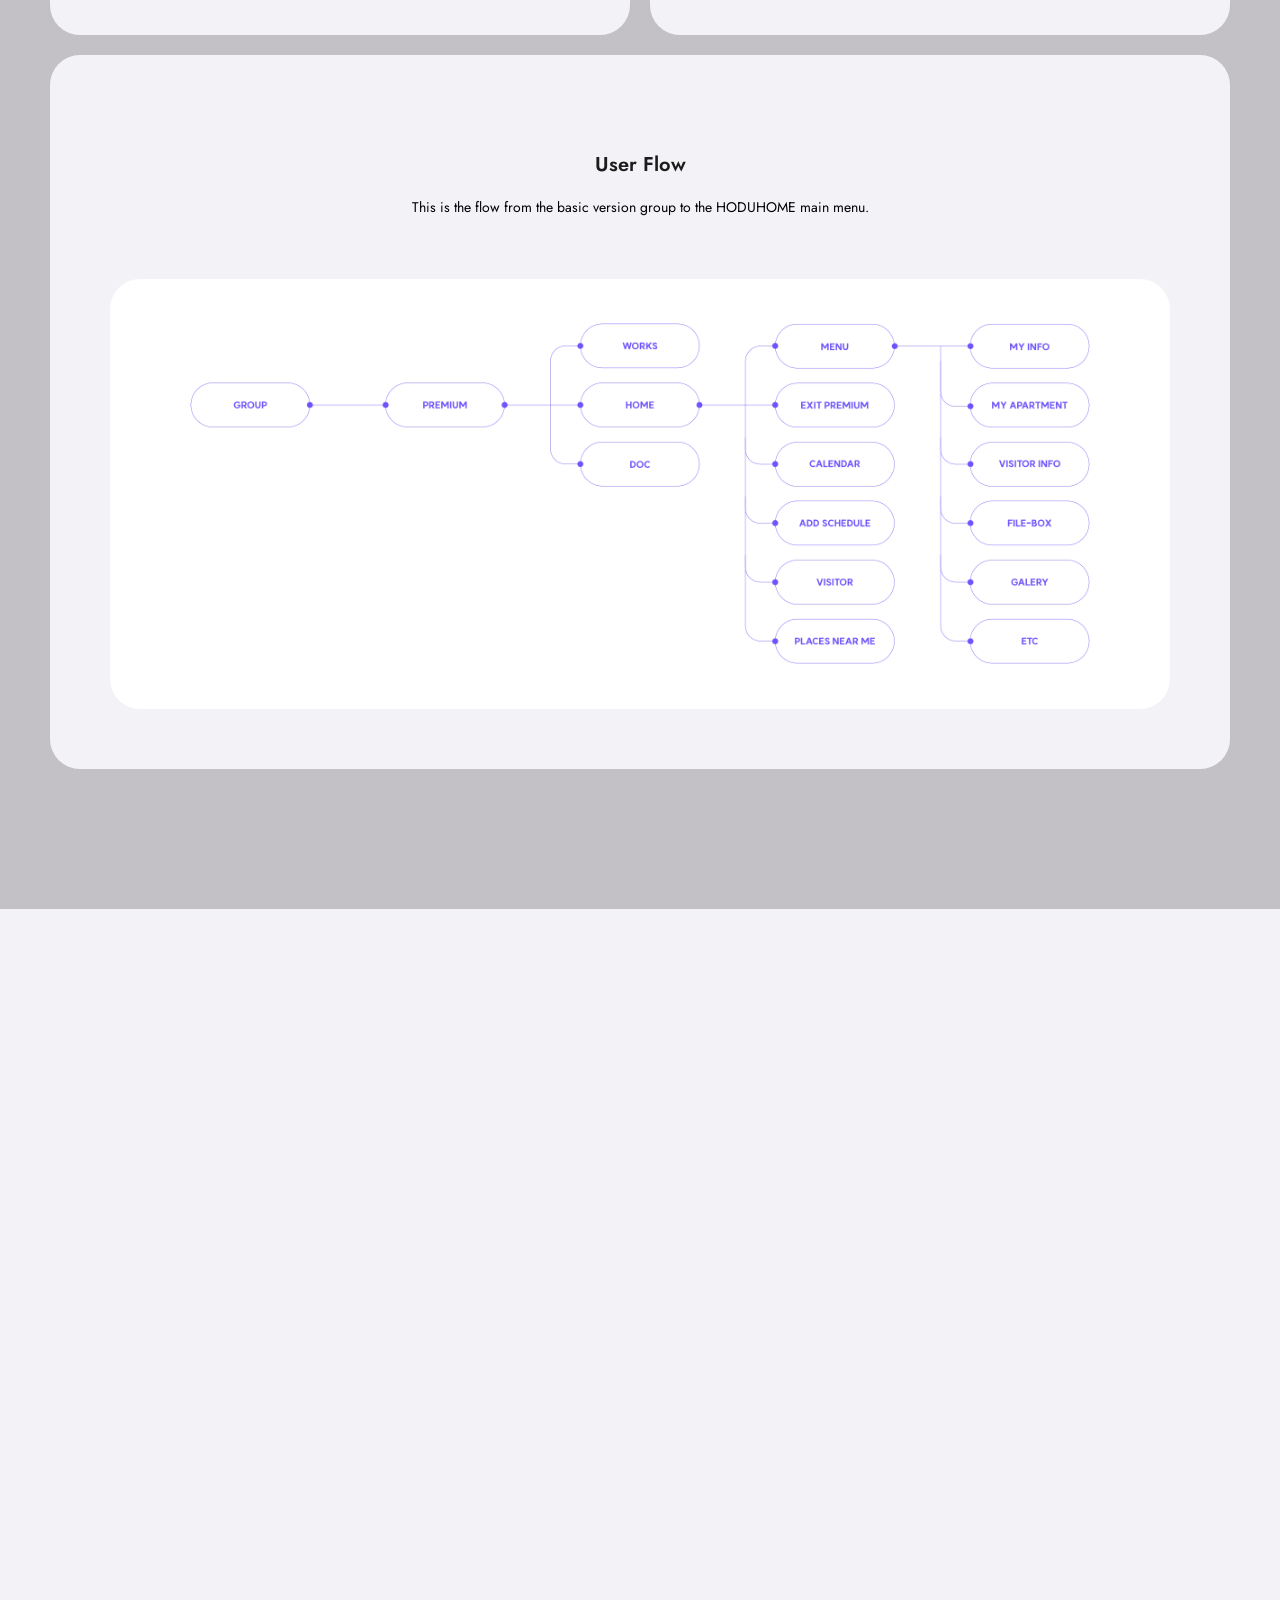
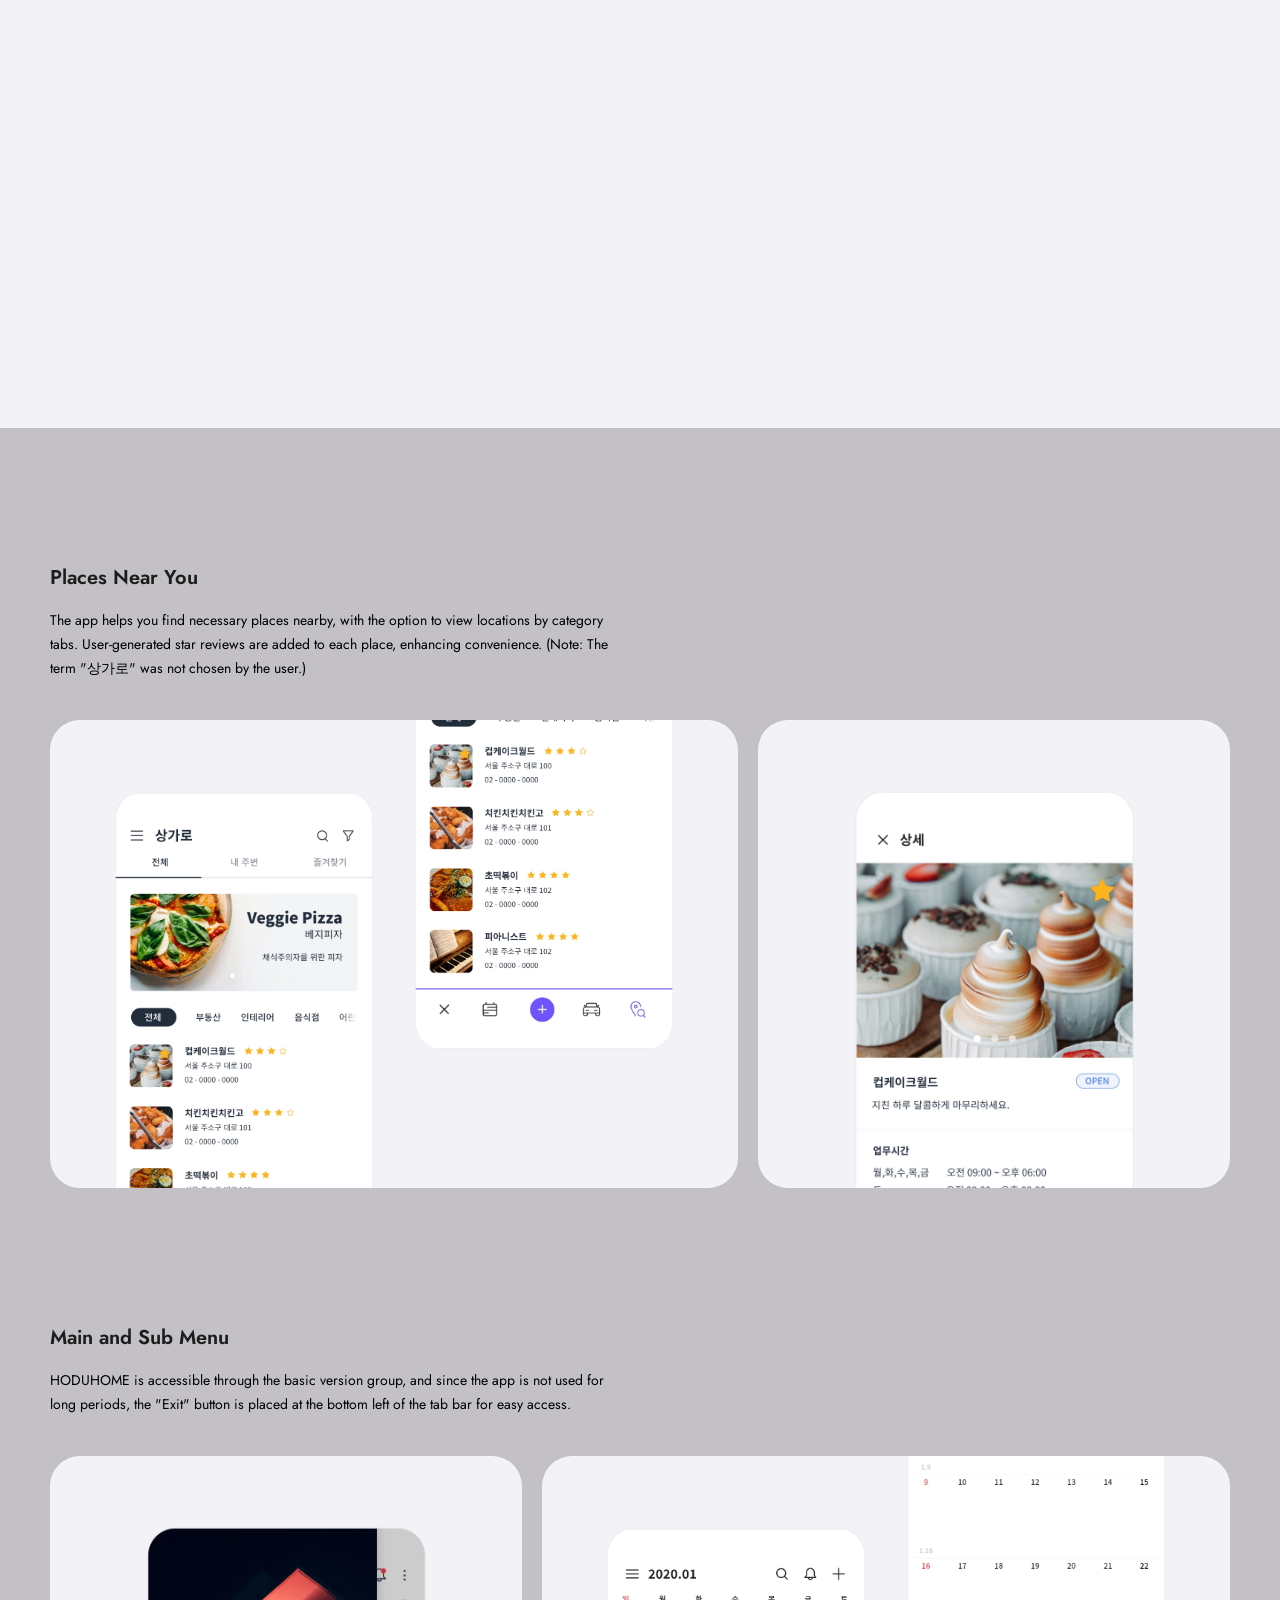
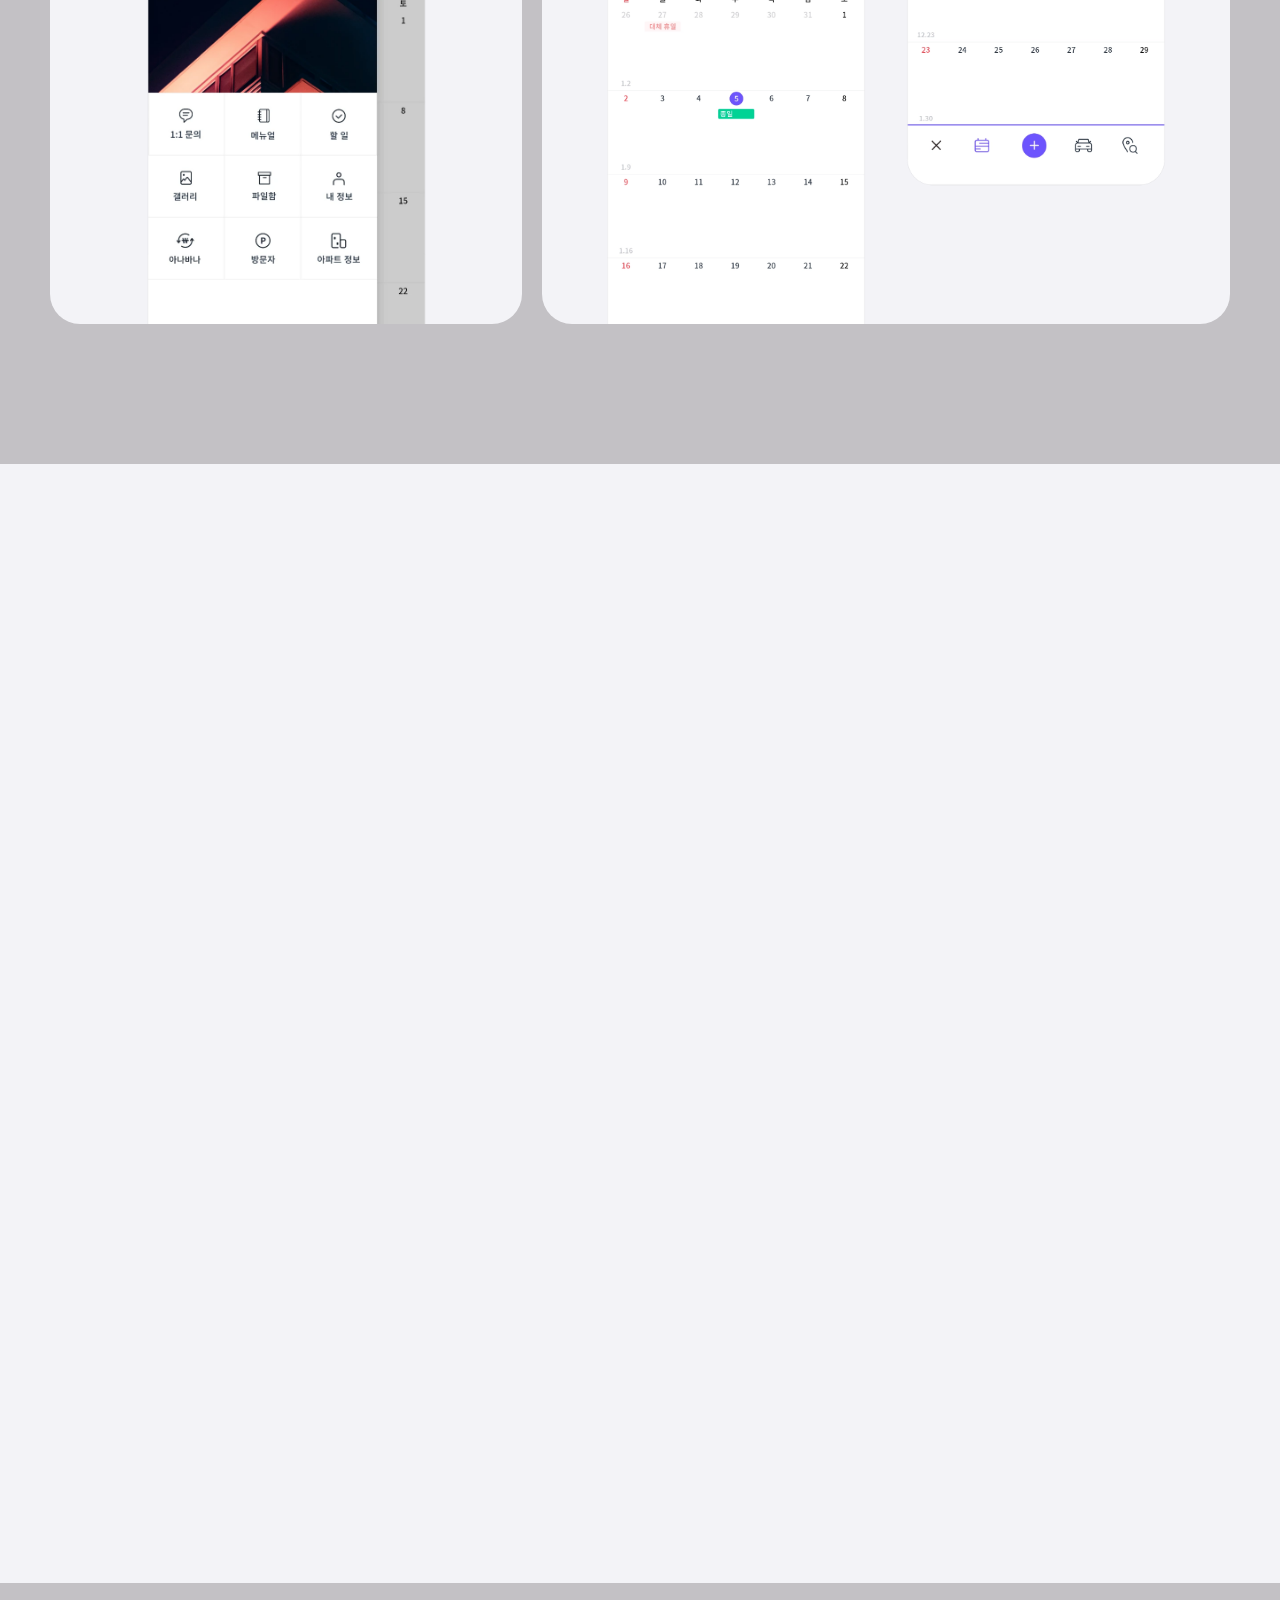
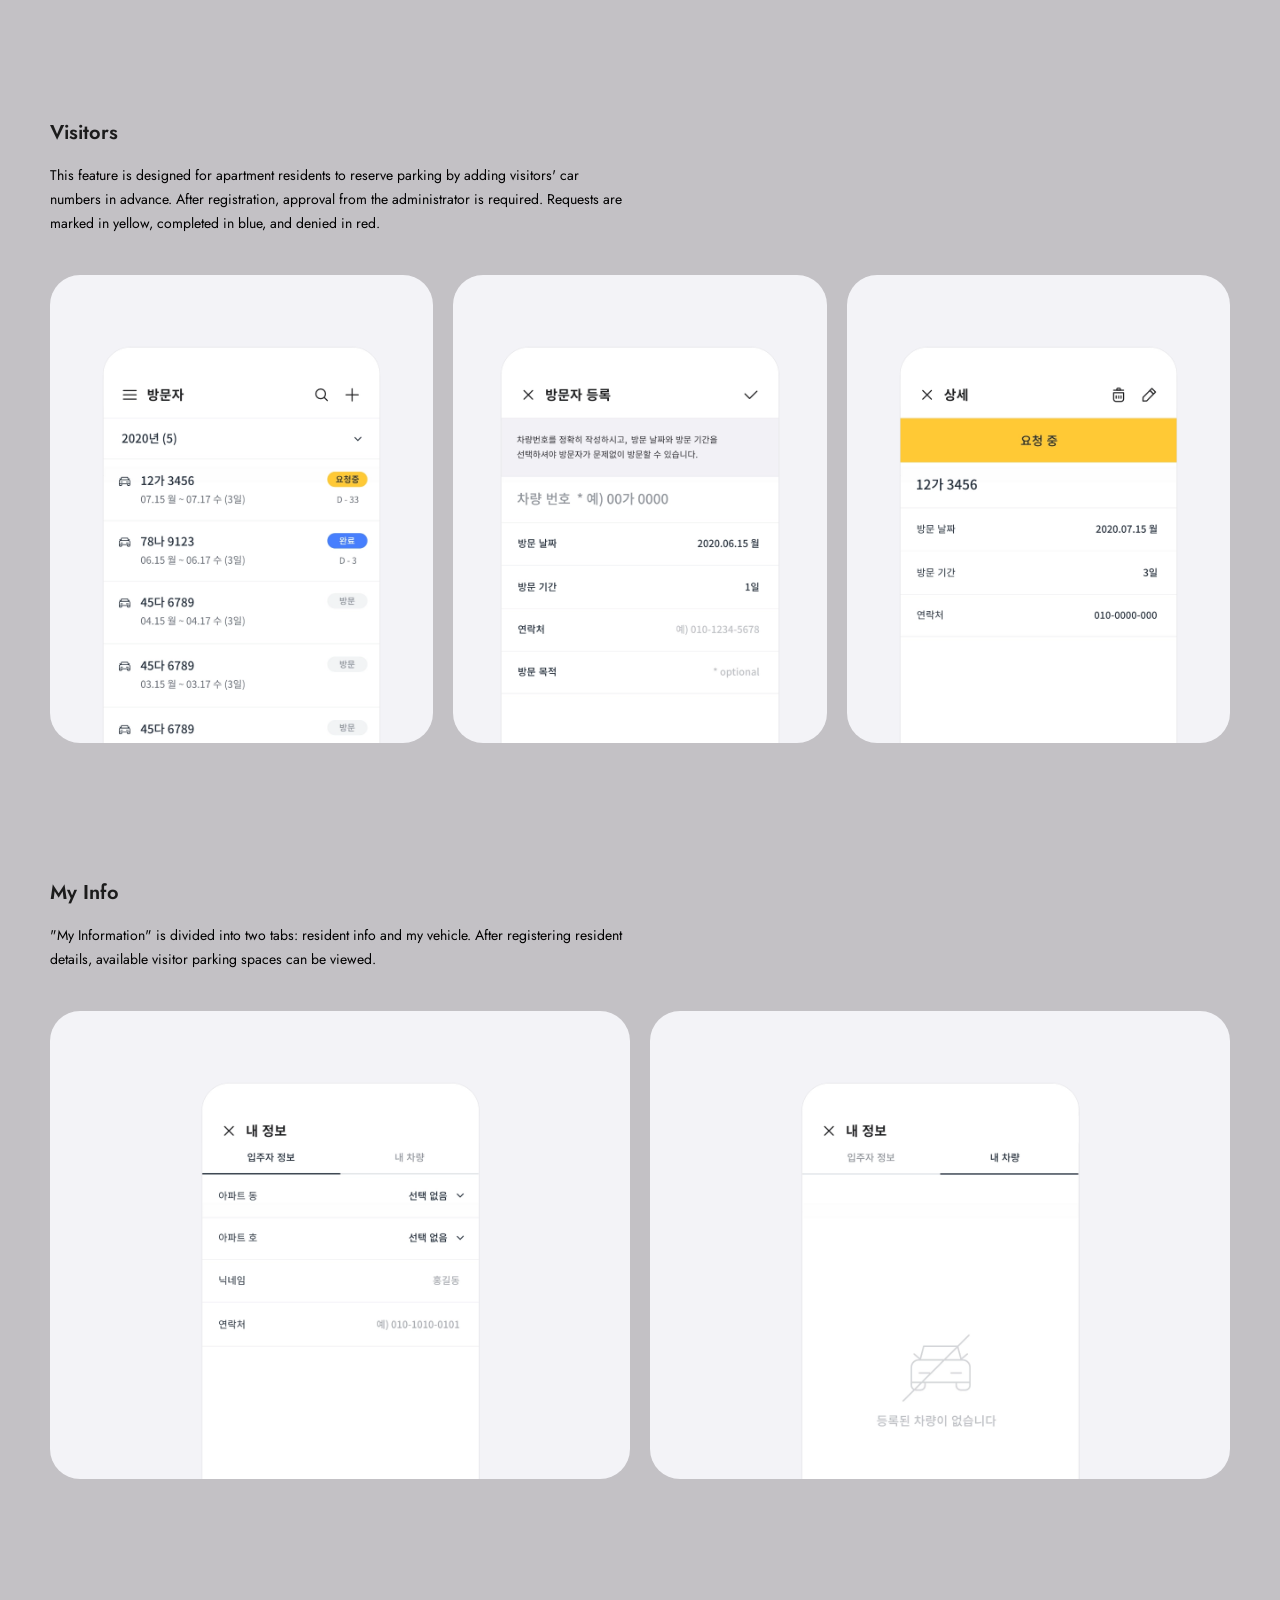
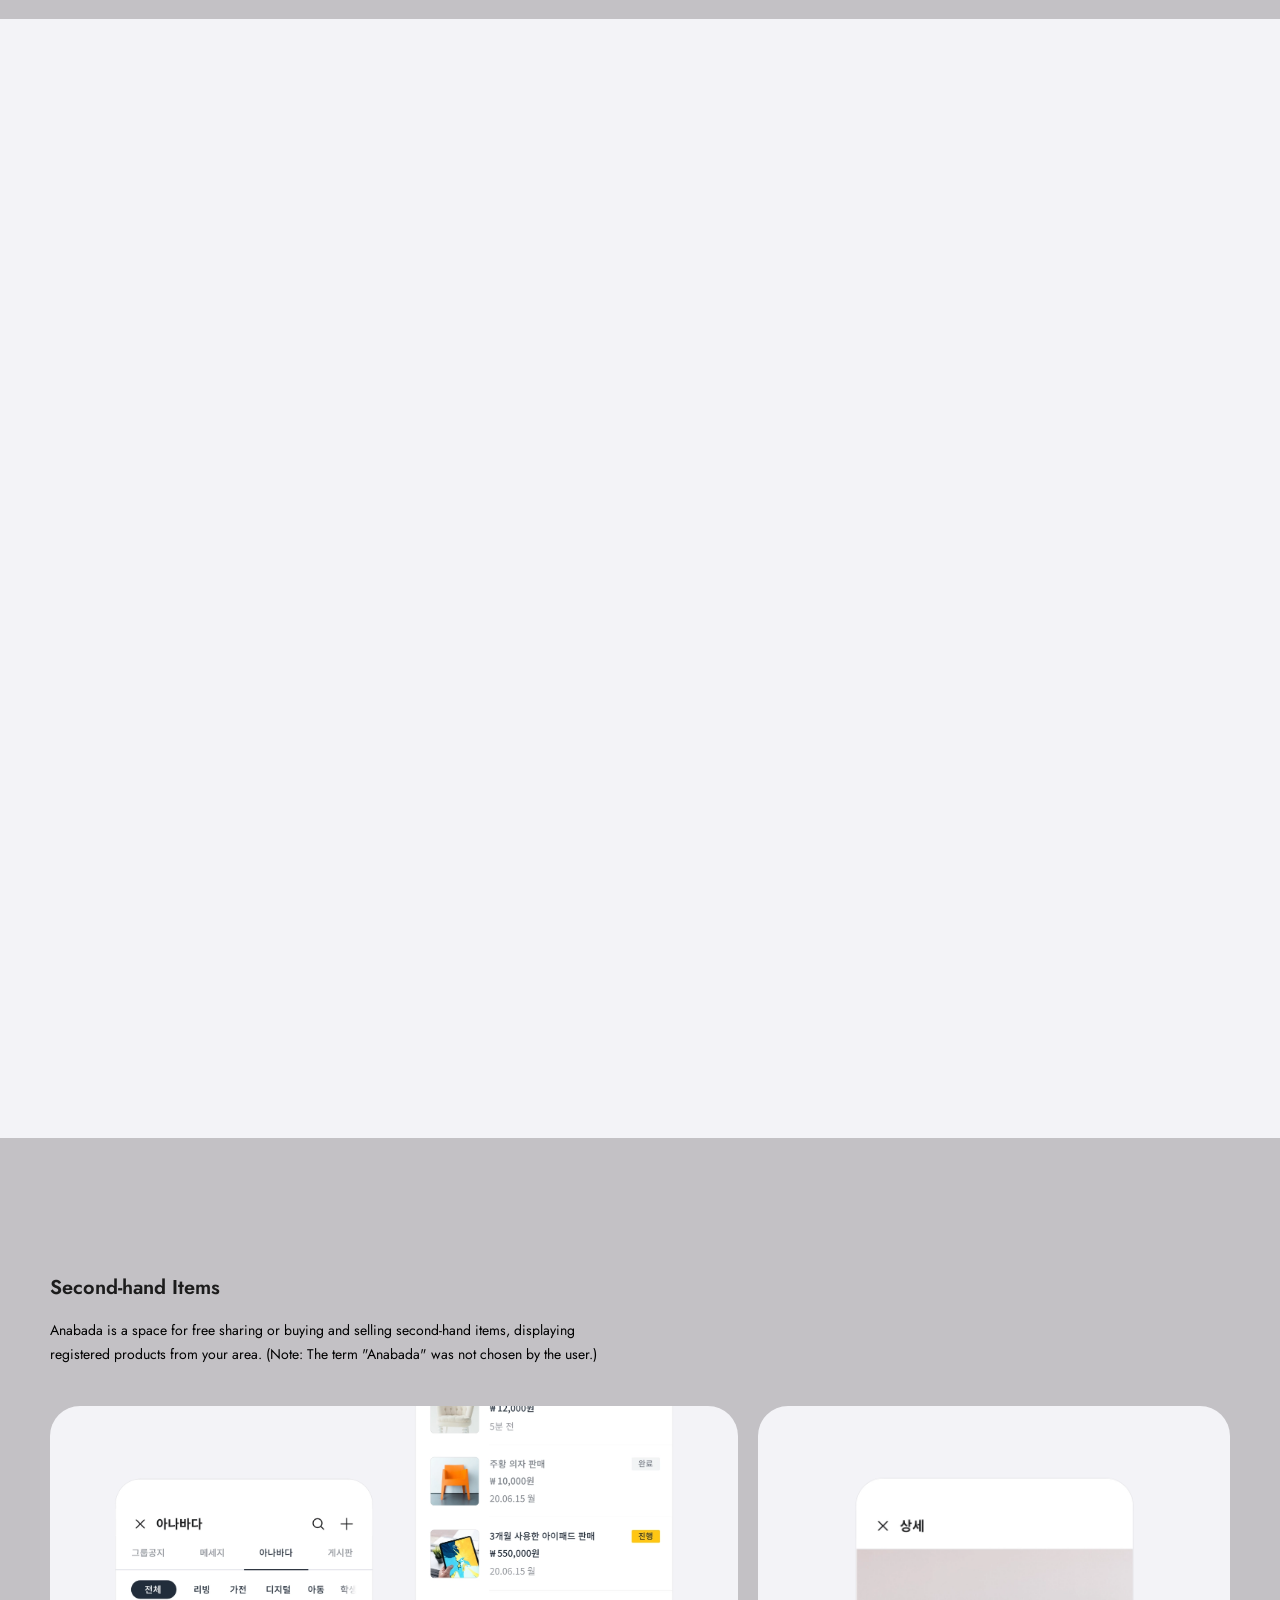
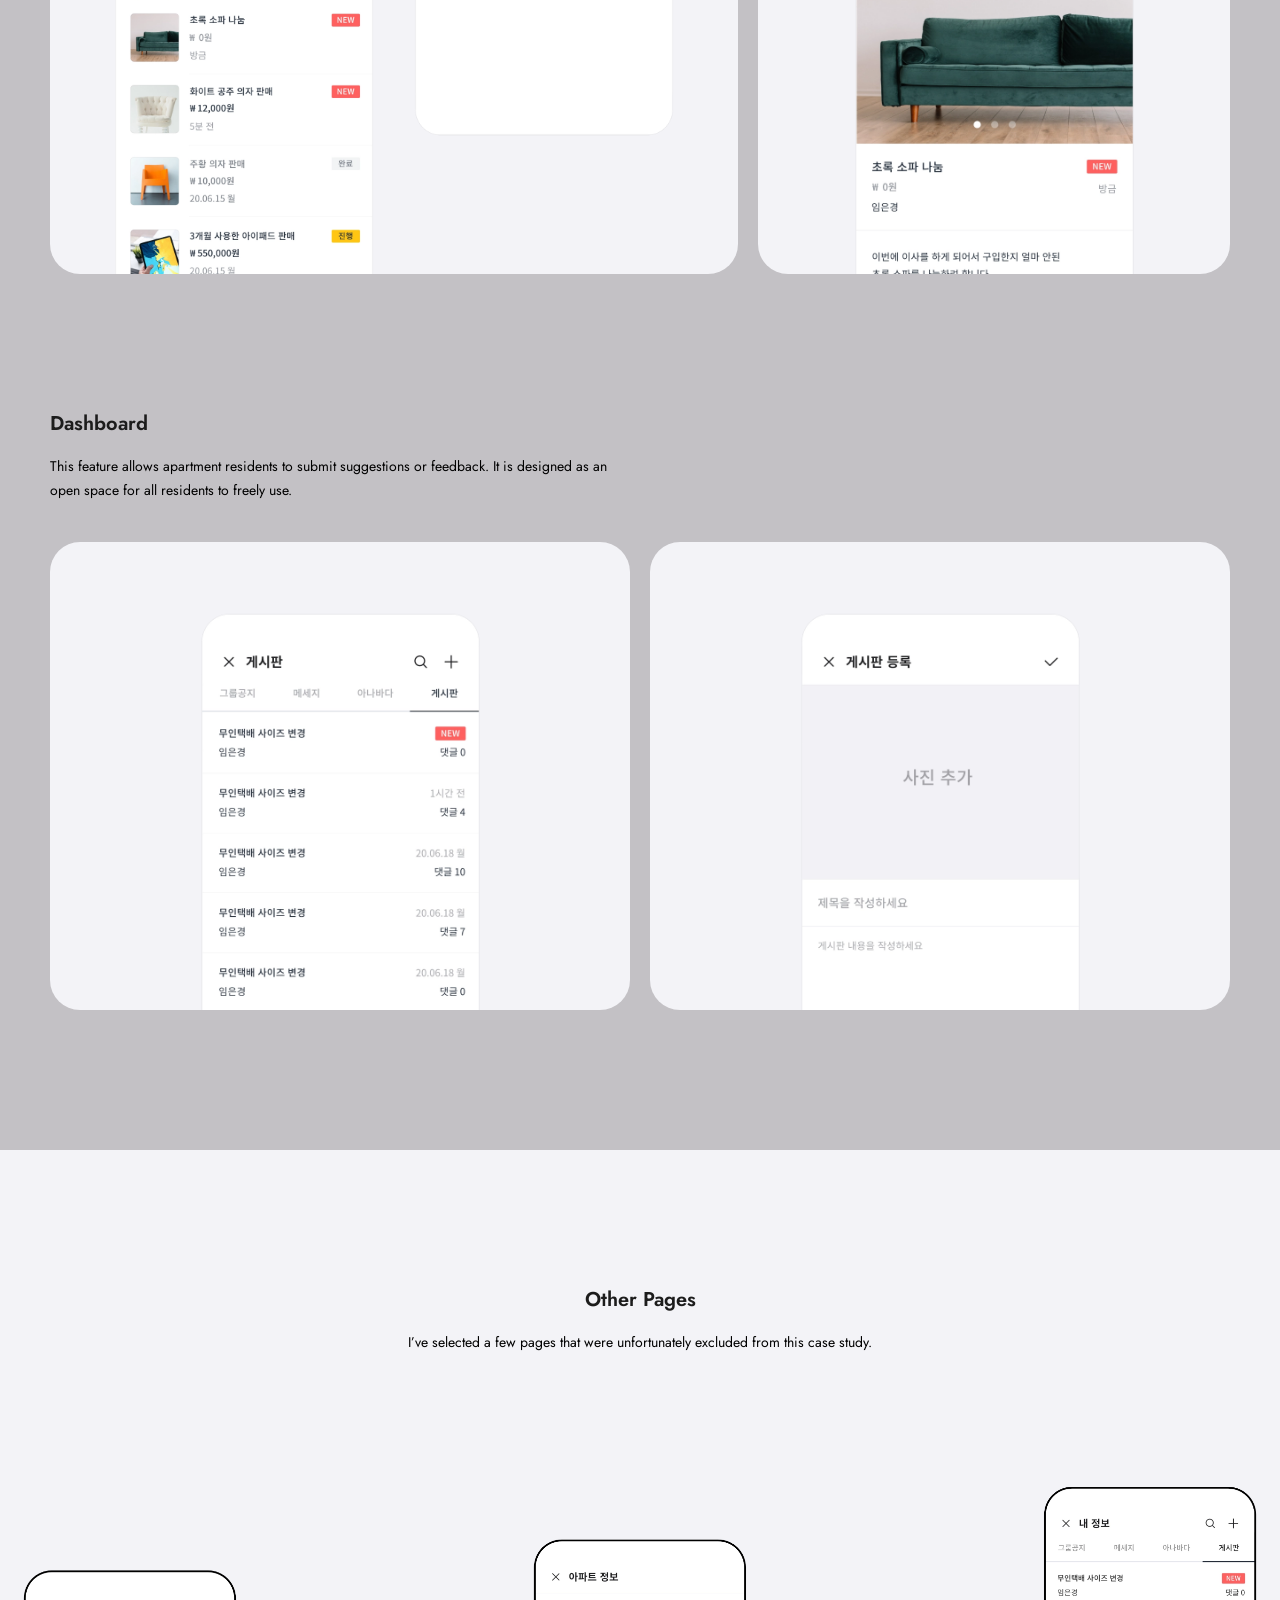
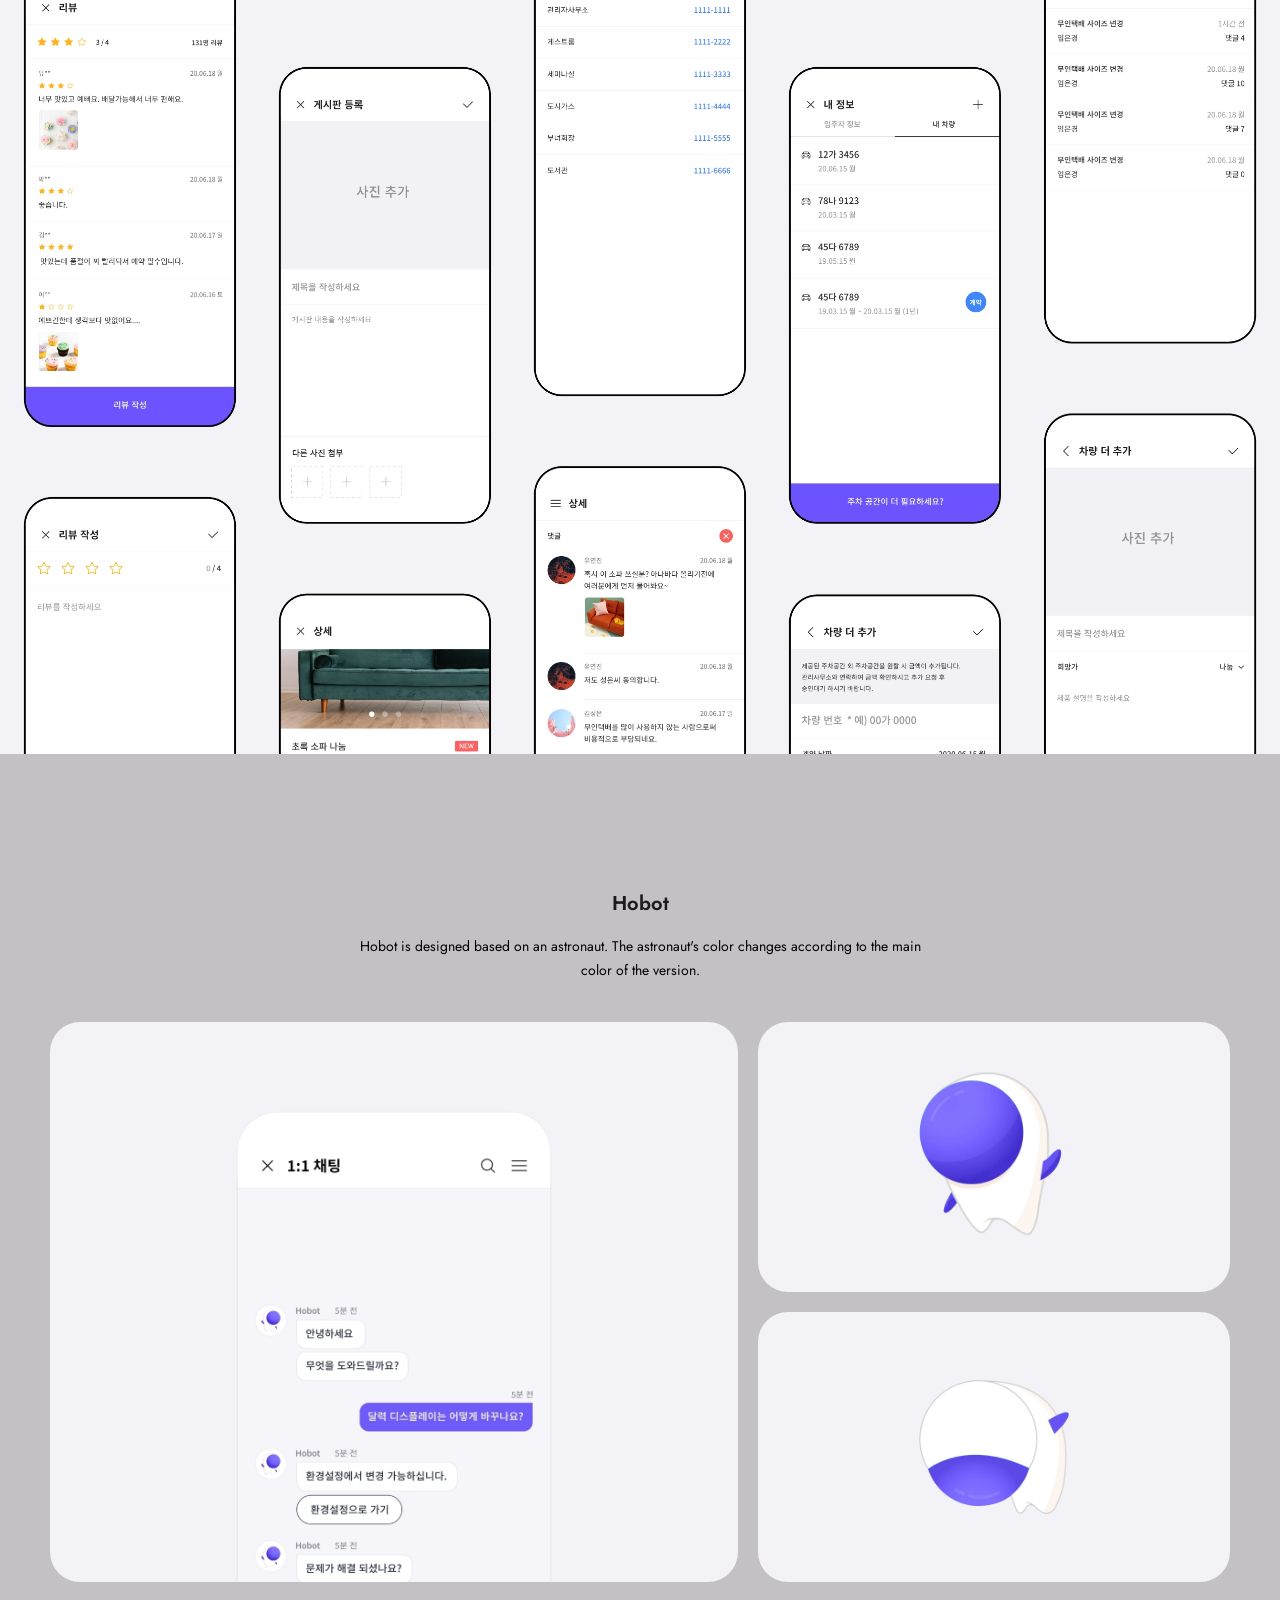
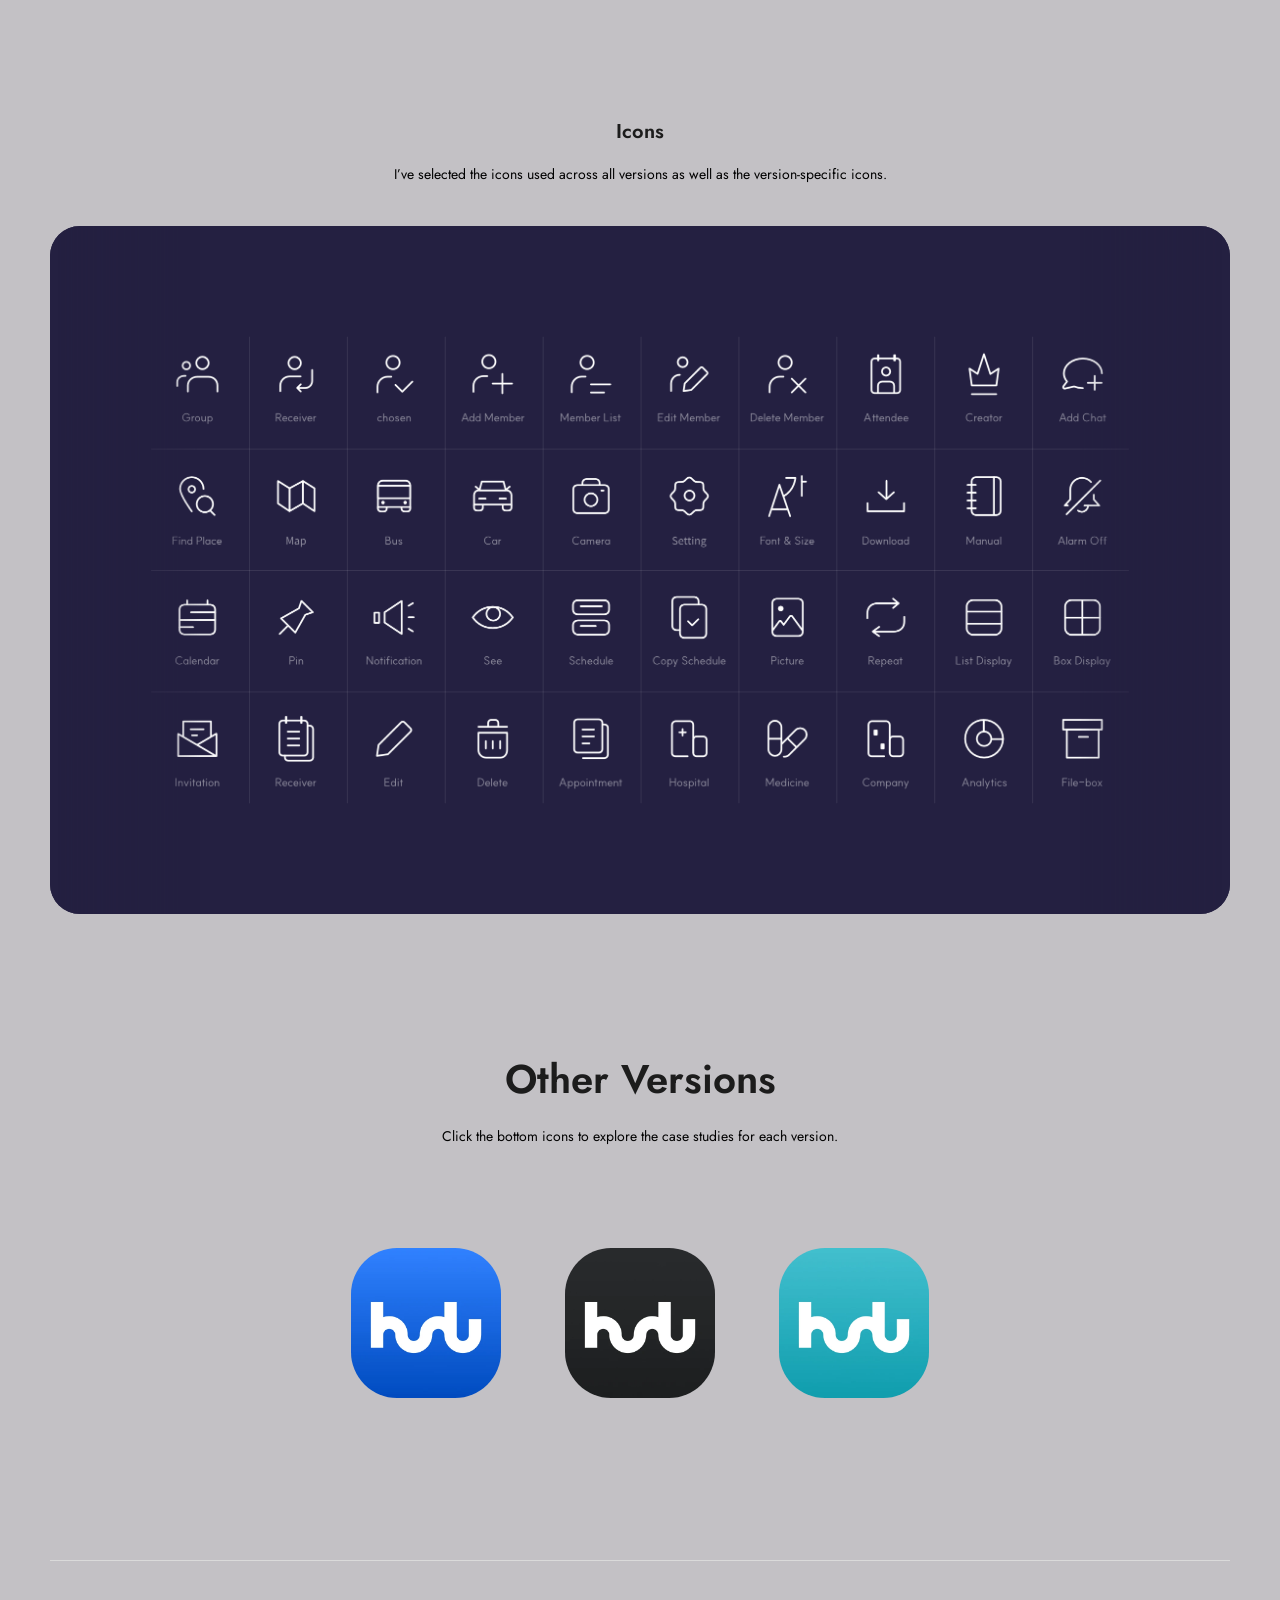
<file: en/hdhm.html>
<!DOCTYPE html>
<html lang="en">
 	<head>
		<meta charset="utf-8">
		<meta name="viewport" content="width=device-width, initial-scale=1.0">
		<title>HODUHOME | KROWS'MIG</title>
		<meta name="description" content="HODU's premium version, HODUHOME, is an app filled with essential features for real-life needs, such as visitor management, discovering nearby hotspots, and facilitating second-hand transactions or sharing. This page presents the case study of the planning and design process for HODUHOME.">
		<meta name="keywords" content="HODUHOME, visitor management, HODU, a calendar app, HTML, CSS, jQuery, Web Designer, App Designer, front-end developer, KROWSMIG">
		<link rel="icon" href="../images/main/favicon.png">
		<link rel="stylesheet" type="text/css" href="../css/default.css">
		<link rel="stylesheet" type="text/css" href="../css/common.css">
		<link rel="stylesheet" type="text/css" href="../css/hd_common.css">
		<link rel="stylesheet" type="text/css" href="../css/hdhm.css">

		<link href="https://fonts.googleapis.com/css2?family=Jost:ital@0;1&display=swap" rel="stylesheet">
		<link href="https://fonts.googleapis.com/css2?family=Jost:ital,wght@0,500;1,500&display=swap" rel="stylesheet">
		<link href="https://fonts.googleapis.com/css2?family=Jost:ital,wght@0,600;1,600&display=swap" rel="stylesheet">

		<script src="../js/jquery.js"></script>

		<style type="text/css">		
			body, html { font-family: 'Jost', sans-serif !important; }	
		</style>

		<!-- Google tag (gtag.js) -->
		<script async src="https://www.googletagmanager.com/gtag/js?id=G-4524T4PMET"></script>
		<script>
		  window.dataLayer = window.dataLayer || [];
		  function gtag(){dataLayer.push(arguments);}
		  gtag('js', new Date());
		
		  gtag('config', 'G-4524T4PMET');
		</script>

	</head>
	<body>
		<div class="container">
			<div class="counter"><p>0</p></div>

			<section class="ld">
				<dis class="overlay"></dis>
			</section>
		</div>
		<!-- #wrapper -->
		<div id="wrapper">
			<!-- .main_bg -->
			<div class="main_div">

				<!-- #gnb -->
				<section id="gnb">
					<div class="top_div">
						<div class="rel_div">
							<h1><a href="../index_en.html" class="logo"><span class="img_logo">KROWS'MIG</span></a></h1>
							<div class="right">
								<a href="#" class="on">EN</a>	
								<a href="../kr/hdhm.html" class="ko">한글</a>
							</div>
							<!-- .nav -->
							<div class="nav">
								<div class="burger">
									<h2>MENU</h2>
									<a href="">
										<span></span>
										<span></span>
										<span></span>
									</a>
								</div>
								<nav>
									<a href="#projects" class="">PROJECTS</a>	
									<a href="#about" class="">CONTACT</a>
								</nav>
							</div>
							<!-- .nav ends -->
							<div class="btm_line"><span></span></div>
						</div>
					</div>
				</section>
				<!-- #gnb ends -->


				<!-- #menu_div -->
				<div id="menu_div">
					<div class="menu_div">
						<ul>
							<li class="osz_li"><a href="../en/osz.html">OSAZA <span>Application</span></a></li>
							<li class="ltch_li"><a href="../en/ltch.html">LITCH <span>Application</span></a></li>
							<li class="jndk_li"><a href="../en/jndk.html">JANDIK <span>E-Commerce Site</span></a></li>
							<li class="hdwk_li"><a href="../en/hdwk.html">HODUWORKS <span>Application</span></a></li>
							<li class="hddc_li"><a href="../en/hddc.html">HODUDOC <span>Application</span></a></li>
							<li class="hd_li"><a href="../en/hd.html">HODU <span>Application</span></a></li>
							<li class="hdck_li"><a href="../en/hdck.html">HODUCLICK <span>Web Version</span></a></li>
							<li class="hdck_tb_li"><a href="../en/hdck_tb.html">HODUCLICK <span>Tab Version</span></a></li>
						</ul>
						<a class="email en" href="mailto:krowsmig@gmail.com">krowsmig@gmail.com</a>
					</div>
				</div>

				<!-- #main -->
				<section id="main">
					<div class="main wd_1920">
						<div class="brdr main_bg mgn_btm_100">
							<div class="img_1 main_img brdr"></div>
							<p>H<span>O</span><span>D</span><span class="pd_lft">U</span><span class="break"></span><span class="pd_rgt">H</span><span>O</span><span>M</span>E</p>
						</div>
					</div>
					<div class="quick_div wd_1920 pd_btm_160">
						<h1 class="fnt_30 pd_btm_40">HODUHOME</h1>
						<ul class="summary_ul pd_btm_60">
							<li class="pr_li">
								<p class="title">Programs</p>
								<p>
									<span class="ic ps">PSD</span>
									<span class="ic ai">Ai</span>
								</p>
							</li>
							<li class="la_li">
								<p class="title">Development</p>
								<p>
									<span>HTML</span>
									<span>CSS</span>
									<span>JS</span>
								</p>
							</li>
							<li class="yy_li">
								<p class="title">Created In</p>
								<p><span>2020</span></p>
							</li>
							<li class="in_li">
								<p class="title">Role (Involvemnet)</p>
								<p>Designer <span>(100%)</span>
								</p>
								<p>Project Manager <span>(90%)</span>
								</p>
								<p>Front-end Developer <span>(100%)</span>
								</p>
							</li>
						</ul>
						<div class="description_div">
							<p class="fnt_14 first_p">
								
								HODU's premium version, HODUHOME, allows users to manage visitors, discover nearby locations, and buy, sell, or share second-hand products. It is primarily designed for users living in apartment complexes, and the main color for this version is purple.
								
							</p>

							<p class="fnt_14 last_p">
								This version is a project that followed the redesign of the basic version and the HODUDOC design. The planning and design were done with the overall design already established.
							</p>
						</div>
					</div>
					<div class="guide_div grey_bg wd_full">
						<div class="wd_1920 pd_tp_160 pd_btm_160">
							<h2 class="fnt_25">Guidelines</h2>
							<div class="description_div">
								<p class="des fnt_14 first_p">Check out the logo, font, app icon and etc before you jump into the case study</p>
							</div>
							<ul class="guide_ul pd_tp_60 ">
								<li class="logo_li">
									<p class="brdr">Logo</p>
								</li>
								<li class="app_li">
									<p class="brdr"><span>App Icon</span></p>
								</li>
								<li class="main_li">
									<p class="brdr">
										<span class="title fnt_14">Main Color</span>
										<span class="des fnt_16">#6E5BFB</span>
									</p>
								</li>
								<li class="sub_li">
									<p class="brdr">
										<span class="title fnt_14">Sub Color</span>
										<span class="des fnt_16">#F3F3F7</span>
									</p>
								</li>
								<li class="font_li">
									<p class="brdr">
										<span class="title fnt_14">Font</span>
										<span class="des fnt_16">Noto Sans KR</span>
									</p>
								</li>
							</ul>
						</div>
					</div>
				</section>
				<!-- #main ends -->

				<!-- #contents -->
				<div id="contents" class="">
					<!-- #target -->
					<section id="target">
						<div class="target_div wd_1920 pd_tp_160">
							<h1 class="fnt_20">Target Audience</h1>
							<p class="pd_btm_60 des fnt_14">
								This is the survey result conducted in the early stages of design, which identifies the most frequently used features, such as visitor management and second-hand trading, broken down by user gender and age ratio.
							</p>
							<ul class="target_ul">
								<li class="gender_li">
									<ul class="gender_ul grey_bg brdr">
										<li class="gender_img">
											<span class="hd_chart hdhm_chart chart_span two_panels">
												<svg viewBox="0 0 63.6619772368 63.6619772368">
													<circle class="pie1" style="stroke:#6E5BFB;" cx="31.8309886184" cy="31.8309886184" r="15.9154943092"/>
													<circle class="pie2" style="stroke:#FFB000;" cx="31.8309886184" cy="31.8309886184" r="15.9154943092"/>
												</svg>
											</span>
											<p class="ic_p">
												Gender
											</p>	
										</li>
										<li class="gender_graph_li">
											<ul class="detail_ul">
												<li>
													<h2>Woman</h2>
													<p><span class="color_span hm">hm dolor</span> 56%</p>
												</li>
												<li>
													<h2>Man</h2>
													<p><span class="color_span yellow">yellow</span> 44%</p>
												</li>
											</ul>
										</li>
										<li>
											<p class="fnt_14">
												Women (purple) make up 56%, and men (yellow) 44%. The higher usage among women on maternity leave likely contributed to this slight difference.
											</p>
										</li>
									</ul>
								</li>
								<li class="age_li">
									<ul class="gender_ul grey_bg brdr">
										<li class="gender_img age_img">
											<span class="hd_chart hdhm_chart chart_span five_panels">
												<svg viewBox="0 0 63.6619772368 63.6619772368">
													<circle class="pie5" cx="31.8309886184" style="stroke:#374d55;" cy="31.8309886184" r="15.9154943092"/>
													<circle class="pie4" cx="31.8309886184" style="stroke:#00E674;" cy="31.8309886184" r="15.9154943092"/>
													<circle class="pie3" cx="31.8309886184" style="stroke:#F32722;" cy="31.8309886184" r="15.9154943092"/>
													<circle class="pie2" cx="31.8309886184" style="stroke:#FFB000;" cy="31.8309886184" r="15.9154943092"/>
													<circle class="pie1" cx="31.8309886184" style="stroke:#6E5BFB;" cy="31.8309886184" r="15.9154943092"/>
												</svg>
											</span>
											<p class="ic_p">
												Age
											</p>	
										</li>
										<li class="age_graph_li">
											<ul class="detail_ul">
												<li>
													<h2>20s</h2>
													<p><span class="color_span yellow">yellow</span> 25%</p>
												</li>
												<li>
													<h2>30s</h2>
													<p><span class="color_span hm">hm</span> 39%</p>
												</li>
												<li>
													<h2>40s</h2>
													<p><span class="color_span red">red</span> 19%</p>
												</li>
												<li>
													<h2>50s</h2>
													<p><span class="color_span green">green</span> 10%</p>
												</li>
												<li>
													<h2>60s</h2>
													<p><span class="color_span dark">dark</span> 7%</p>
												</li>
											</ul>
										</li>
										<li>
											<p class="fnt_14">
												The age distribution is as follows: 20s (yellow) 25%, 30s 39%, 40s 19%, 50s 10%, and 60s (black) 7%. The highest usage is expected in the 30s, with significant usage also anticipated in the 20s and 40s.
											</p>
										</li>
									</ul>
								</li>
								<li class="user_li grey_bg brdr">
									<h2 class="fnt_20">User Flow</h2>
									<p class="des fnt_14">This is the flow from the basic version group to the HODUHOME main menu.</p>
									<p class="flow_img brdr mgn_tp_60">
										User Flow image
									</p>
								</li>
							</ul>
						</div>
					</section>
					<!-- #target ends -->

					<!-- #img_title -->
					<section id="img_title_1" class="grey_bg mgn_tp_160">
						<div class="img_title_div wd_1920 pd_tp_160">
							<p class="icon_p ic_places">places near you icon</p>
							<h1 class="fnt_50">Places Near You <br>And Sub Menus</h1>
							<p class="des fnt_16">
								What should I eat today? Where should I go tomorrow? <span class="break_line"></span>
								Explore hidden gems around your neighborhood that you didn’t know about.
							</p>
							<p class="img_title_1">places near you app image</p>
						</div>
					</section>
					<!-- #img_title ends -->

					<section id="content_1" class="wd_1920 pd_tp_160">
						<div class="content_div">
							<dl>
								<dt class="fnt_20">Places Near You</dt>
								<dd class="des fnt_14 pd_btm_40">
									The app helps you find necessary places nearby, with the option to view locations by category tabs. User-generated star reviews are added to each place, enhancing convenience. (Note: The term "상가로" was not chosen by the user.)
								</dd>
							</dl>
							<div class="content_dd">
								<p class="wd_60per"><span class="grey_bg brdr places_1 two_imgs lazy_img lazy_css">places near you app image</span></p>
								<p class="wd_40per"><span class="grey_bg brdr places_2 lazy_img lazy_css">places detail app image</span></p>
							</div>
							<dl>
								<dt class="fnt_20 mgn_tp_160">Main and Sub Menu</dt>
								<dd class="des fnt_14 pd_btm_40">
									HODUHOME is accessible through the basic version group, and since the app is not used for long periods, the "Exit" button is placed at the bottom left of the tab bar for easy access.

								</dd>
							</dl>
							<div class="content_dd">
								<p class="wd_40per rt"><span class="grey_bg brdr submenu_1 lazy_img lazy_css">sub menu app image</span></p>
								<p class="wd_60per lt"><span class="grey_bg brdr submenu_2 two_imgs lazy_img lazy_css">HODUHOME main app image</span></p>
							</div>
						</div>
					</section>

					<!-- #img_title -->
					<section id="img_title_2" class="grey_bg mgn_tp_160">
						<div class="img_title_div wd_1920 pd_tp_160">
							<p class="icon_p ic_visitor">visitor icon</p>
							<h1 class="fnt_50">Visitors and<br>My Info</h1>
							<p class="des fnt_16">Save your apartment info <span class="break_line"></span>
								and reserve parking for visiting friends.</p>
							<p class="img_title_1 img_title_2 lazy_img lazy_css">image of a web version of calendar </p>
						</div>
					</section>
					<!-- #img_title ends -->
					<!-- #content_2 -->
					<section id="content_2" class="wd_1920 pd_tp_160">
						<div class="content_div">
							<dl>
								<dt class="fnt_20">Visitors</dt>
								<dd class="des fnt_14 pd_btm_40">
									This feature is designed for apartment residents to reserve parking by adding visitors' car numbers in advance. After registration, approval from the administrator is required. Requests are marked in yellow, completed in blue, and denied in red.
								</dd>
							</dl>
							<div class="content_dd">
								<p class="wd_33per rt"><span class="grey_bg brdr visitor_1 lazy_img lazy_css">visitor app image</span></p>
								<p class="wd_33per mid"><span class="grey_bg brdr visitor_2 lazy_img lazy_css">add a visitor app image</span></p>
								<p class="wd_33per lt"><span class="grey_bg brdr visitor_3 lazy_img lazy_css">grant a visitor app image</span></p>
							</div>
							<dl>
								<dt class="fnt_20 mgn_tp_160">My Info</dt>
								<dd class="des fnt_14 pd_btm_40">
									"My Information" is divided into two tabs: resident info and my vehicle. After registering resident details, available visitor parking spaces can be viewed.
								</dd>
							</dl>
							<div class="content_dd">
								<p class="wd_50per"><span class="grey_bg brdr myinfo_1 lazy_img lazy_css">image of a calender</span></p>
								<p class="wd_50per"><span class="grey_bg brdr myinfo_2 lazy_img lazy_css">image of the calendar detail</span></p>
							</div>
						</div>
					</section>
					<!-- #content_2 ends -->

					<!-- #img_title -->
					<section id="img_title_3" class="grey_bg mgn_tp_160">
						<div class="img_title_div wd_1920 pd_tp_160">
							<p class="icon_p ic_second">ananbada icon</p>
							<h1 class="fnt_50">Second-hand Items <br>and Dashboard</h1>
							<p class="des fnt_16">
								Retro is back again! <span class="break_line"></span>
								Now, share or sell your second-hand items.</p>
							<p class="img_title_1 img_title_3 lazy_img lazy_css">image of a web version of calendar </p>
						</div>
					</section>
					<!-- #img_title ends -->
					<!-- #content_3 -->
					<section id="content_3" class="wd_1920 pd_tp_160">
						<div class="content_div">
							<dl>
								<dt class="fnt_20">Second-hand Items</dt>
								<dd class="des fnt_14 pd_btm_40">
									Anabada is a space for free sharing or buying and selling second-hand items, displaying registered products from your area.
									(Note: The term "Anabada" was not chosen by the user.)
								</dd>
							</dl>
							<div class="content_dd">
								<p class="wd_60per"><span class="grey_bg brdr second_1 two_imgs lazy_img lazy_css">anabada app image</span></p>
								<p class="wd_40per"><span class="grey_bg brdr second_2 lazy_img lazy_css">product app image</span></p>
							</div>
							<dl>
								<dt class="fnt_20 mgn_tp_160">Dashboard</dt>
								<dd class="des fnt_14 pd_btm_40">
									
									This feature allows apartment residents to submit suggestions or feedback. It is designed as an open space for all residents to freely use.
								</dd>
							</dl>
							<div class="content_dd">
								<p class="wd_50per"><span class="grey_bg brdr dashboard_1 lazy_img lazy_css">dashboard image</span></p>
								<p class="wd_50per"><span class="grey_bg brdr dashboard_2 lazy_img lazy_css">add a dashboard image</span></p>
							</div>
						</div>
					</section>
					<!-- #content_3 ends -->

					<!-- #img_title -->
					<section id="other_pages" class="grey_bg mgn_tp_160">
						<div class="img_title_div wd_1920 pd_tp_160">
							<h1 class="fnt_20">Other Pages</h1>
							<p class="des fnt_14">I’ve selected a few pages that were unfortunately excluded from this case study.<br> 
								</p>
							<p class="img_title_1 img_title_other_pages lazy_img lazy_css">other app pages image</p>
						</div>
					</section>
					<!-- #img_title ends -->
					<!-- #content_3 -->
					<section id="content_rest" class="wd_1920 pd_tp_160">
						<div class="content_div">
							<dl>
								<dt class="fnt_20">Hobot</dt>
								<dd class="des fnt_14 pd_btm_40">
									Hobot is designed based on an astronaut. The astronaut's color changes according to the main color of the version.
								</dd>
							</dl>
							<div class="content_dd">
								<p class="wd_60per"><span class="grey_bg brdr lazy_img lazy_css">1 on 1 chat app image</span></p>
								<p class="wd_40per"><span class="grey_bg brdr hbt_1 lazy_img lazy_css">Hobot 1 image</span><span class="grey_bg brdr hbt_2 lazy_img lazy_css">Hobot 2 image</span></p>
							</div>
							<dl>
								<dt class="fnt_20 mgn_tp_160">Icons</dt>
								<dd class="des fnt_14 pd_btm_40">I’ve selected the icons used across all versions as well as the version-specific icons.
								</dd>
							</dl>
							<div class="content_dd ic_div">
								<p class="wd_full brdr"><span class="grey_bg lazy_img lazy_css">icon image</span><span class="gradi_bg_1"></span><span class="gradi_bg_2"></span></p>
							</div>
						</div>
					</section>
					<!-- #content_3 ends -->

					<!-- .see_other -->
					<section id="see_other">
						<div class="wd_1920 pd_tp_160">
							<h1 class="fnt_50">Other Versions</h1>
							<p class="des fnt_14">Click the bottom icons to explore the case studies for each version.</p>
							<ul class="pd_btm_60">
								<li class="hd"><a href="../en/hd.html" alt="See Hodu"><span>HODU</span></a></li>
								<li class="hdwk"><a href="../en/hdwk.html" alt="See HoduWorks"><span>HODUWORKS</span></a></li>
								<li class="hddc"><a href="../en/hddc.html" alt="See HoduDoc"><span>HODUDOC</span></a></li>
							</ul>
							<div class="line"></div>
						</div>
					</section>

				</div>
				<!-- #contents ends -->

				<!-- .top_btn -->
				<div class="top_div">
					<a href="#wrapper" class="top_btn">Back to the top</a>
				</div>
				<!-- .top_btn ends -->


				<!-- #footer -->
				<section id="footer" class="wd_1920 pd_btm_160 pd_tp_60">
					<p class="eng_ft">© 2025 KROWS'MIG</p>
				</section>
				<!-- #footer ends -->
			</div>

			<!-- .main_bg ends -->
		</div>
		<!-- #wrapper ends-->

		<script src="../js/gsap.min.js"></script>
		<script src="../js/sub_script.js"></script>
		<script src="../js/hdhm_script.js"></script>

	</body>
</html>
</file>
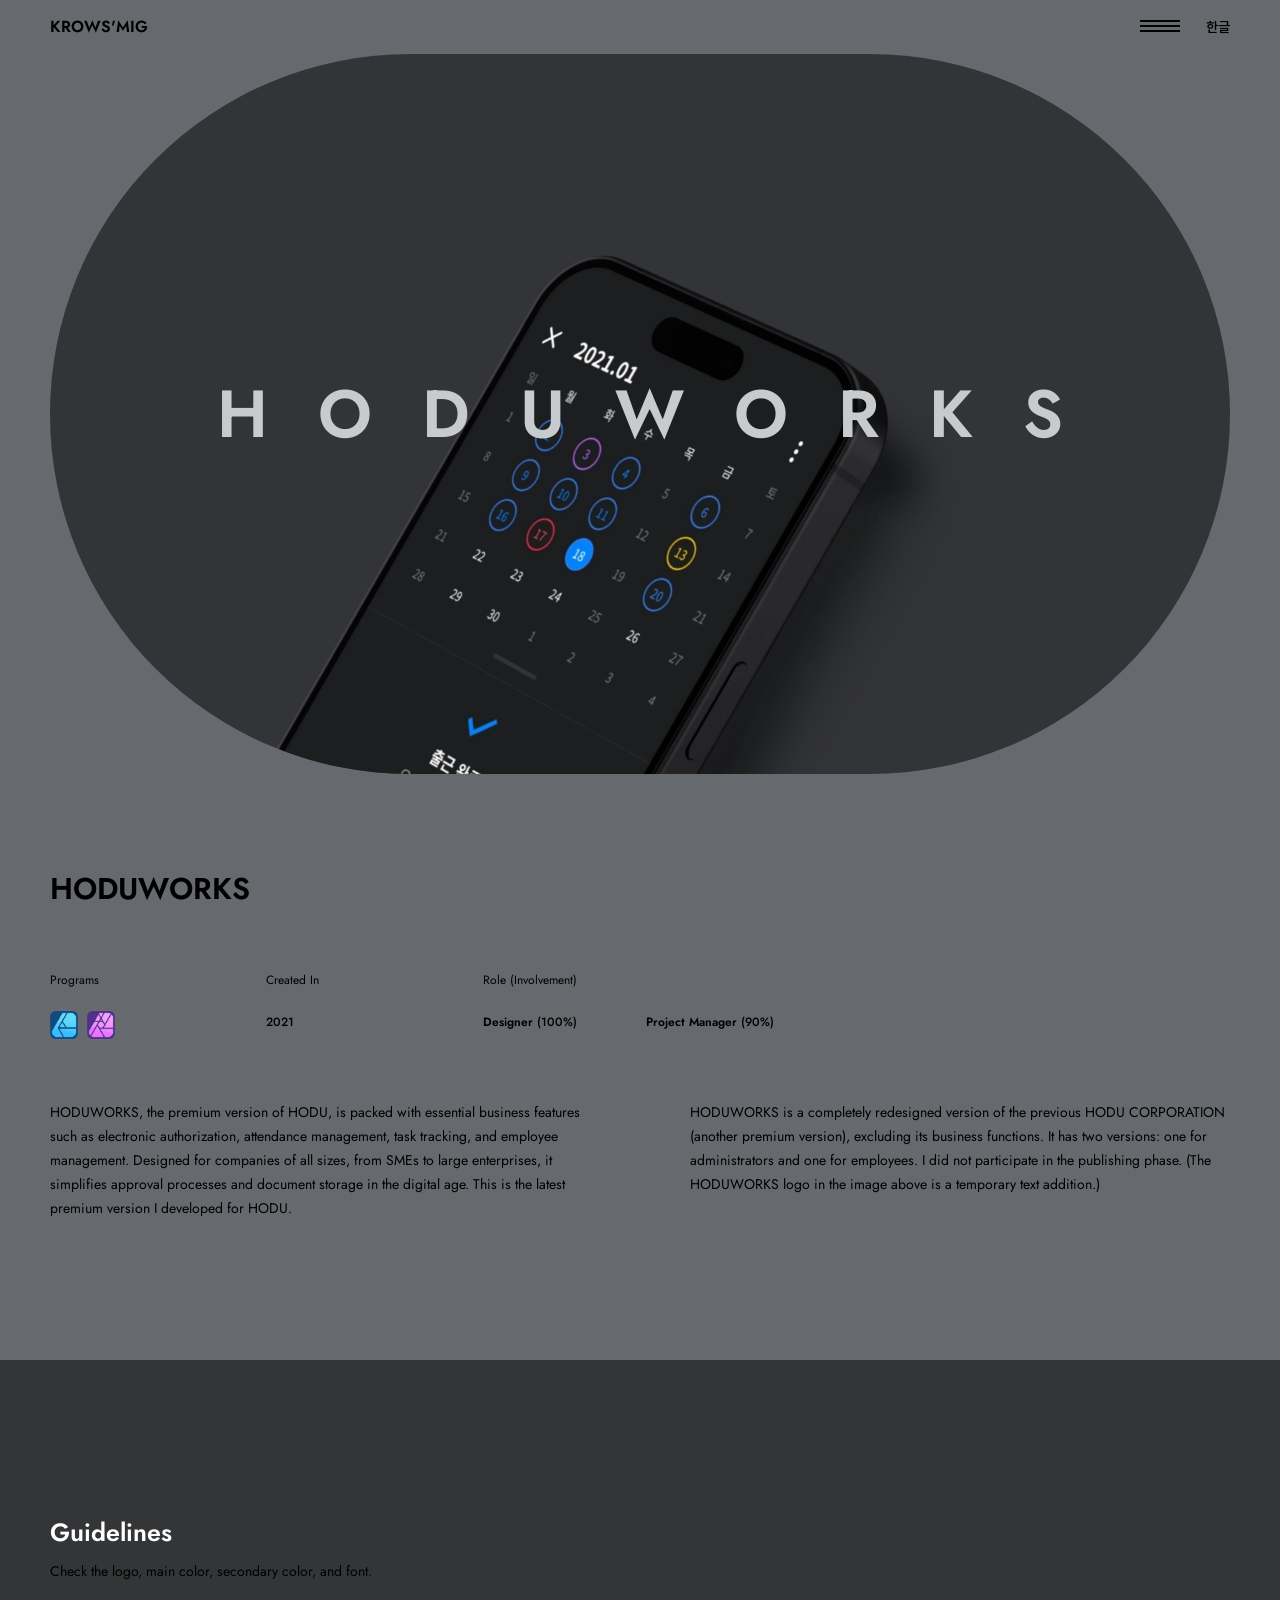
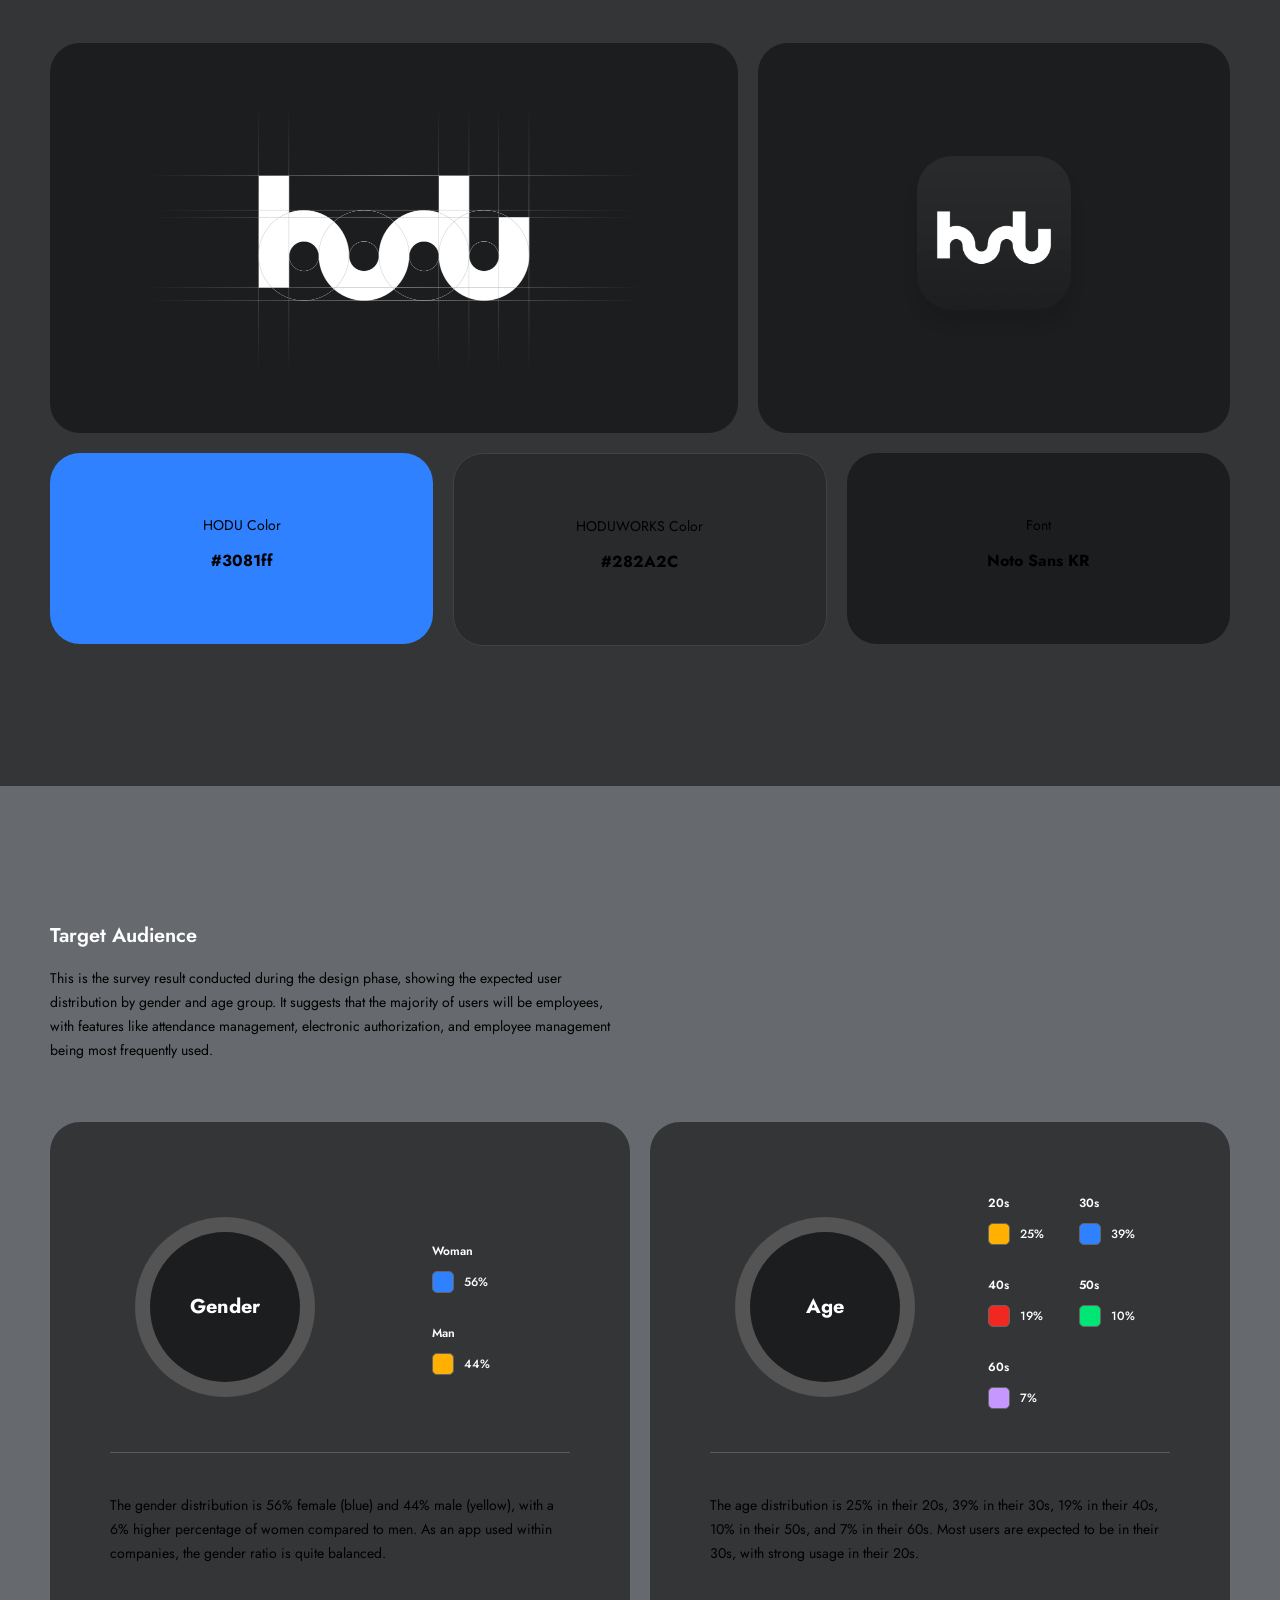
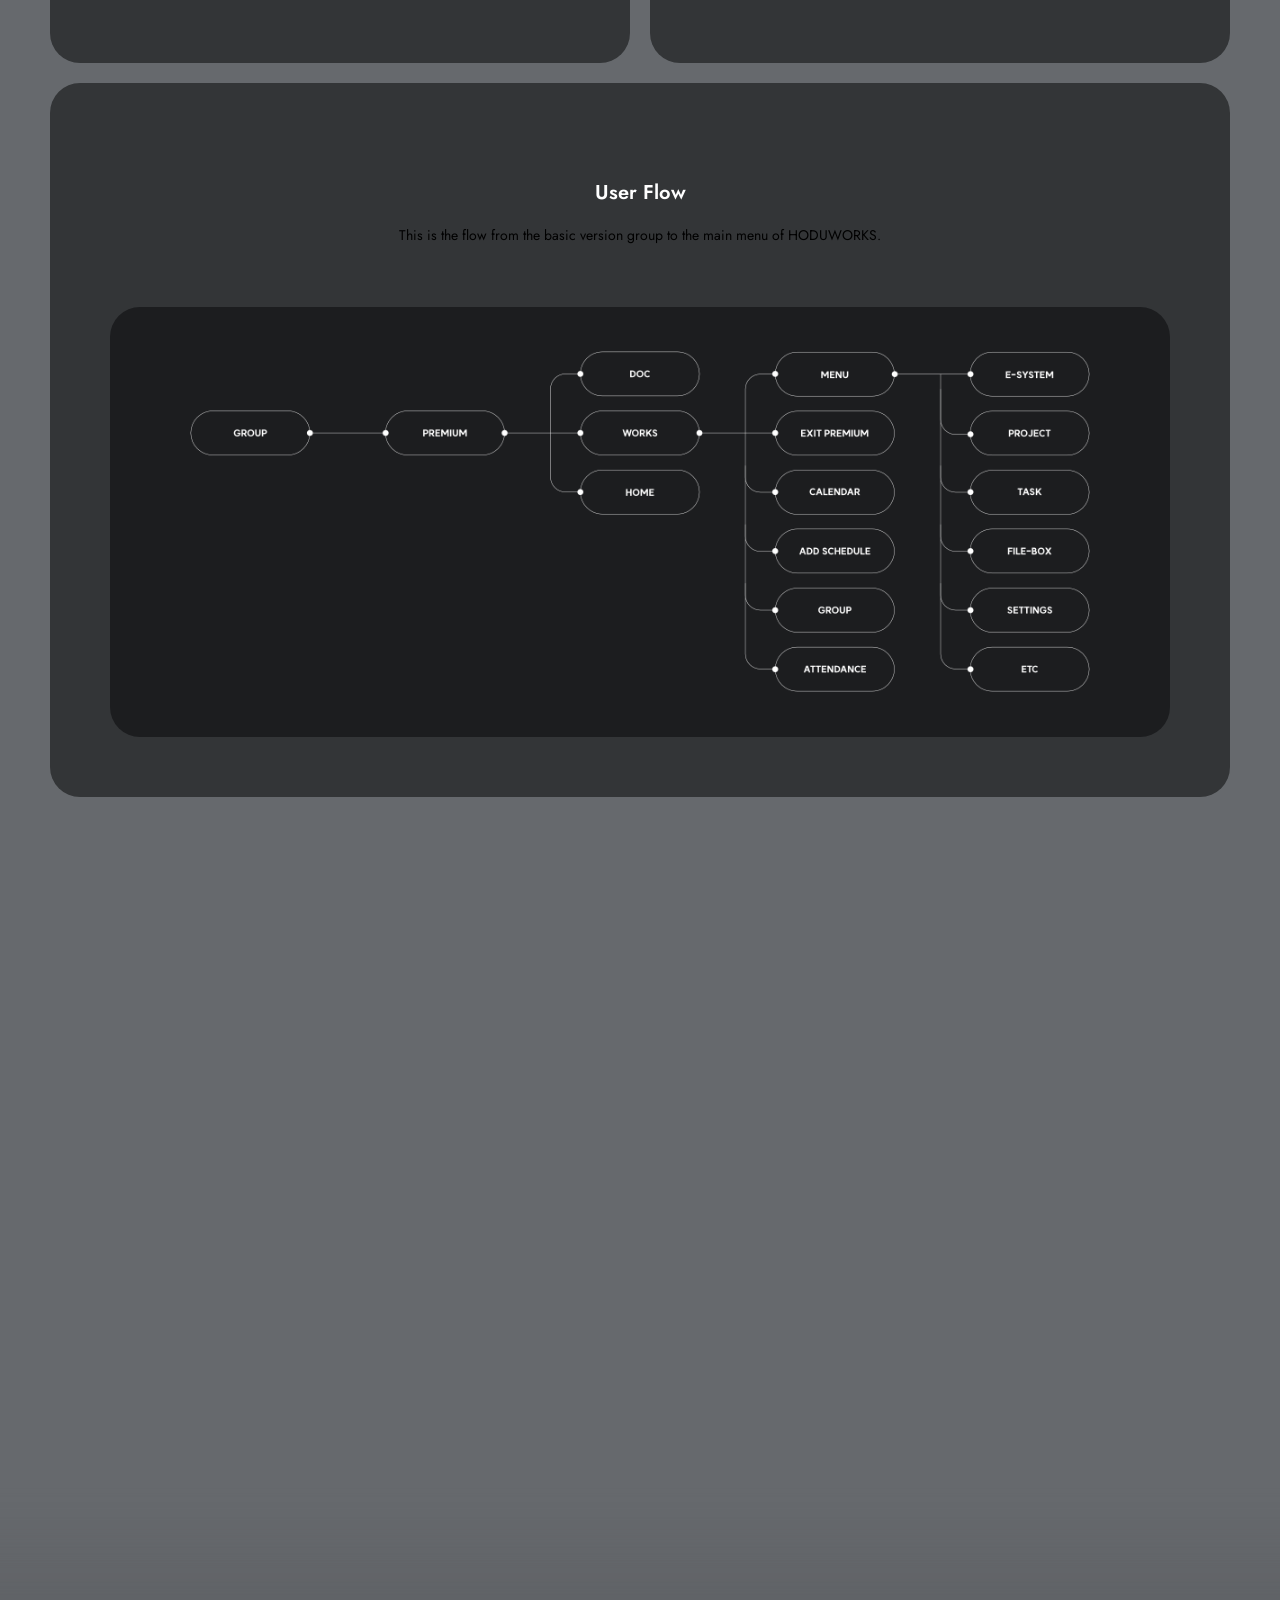
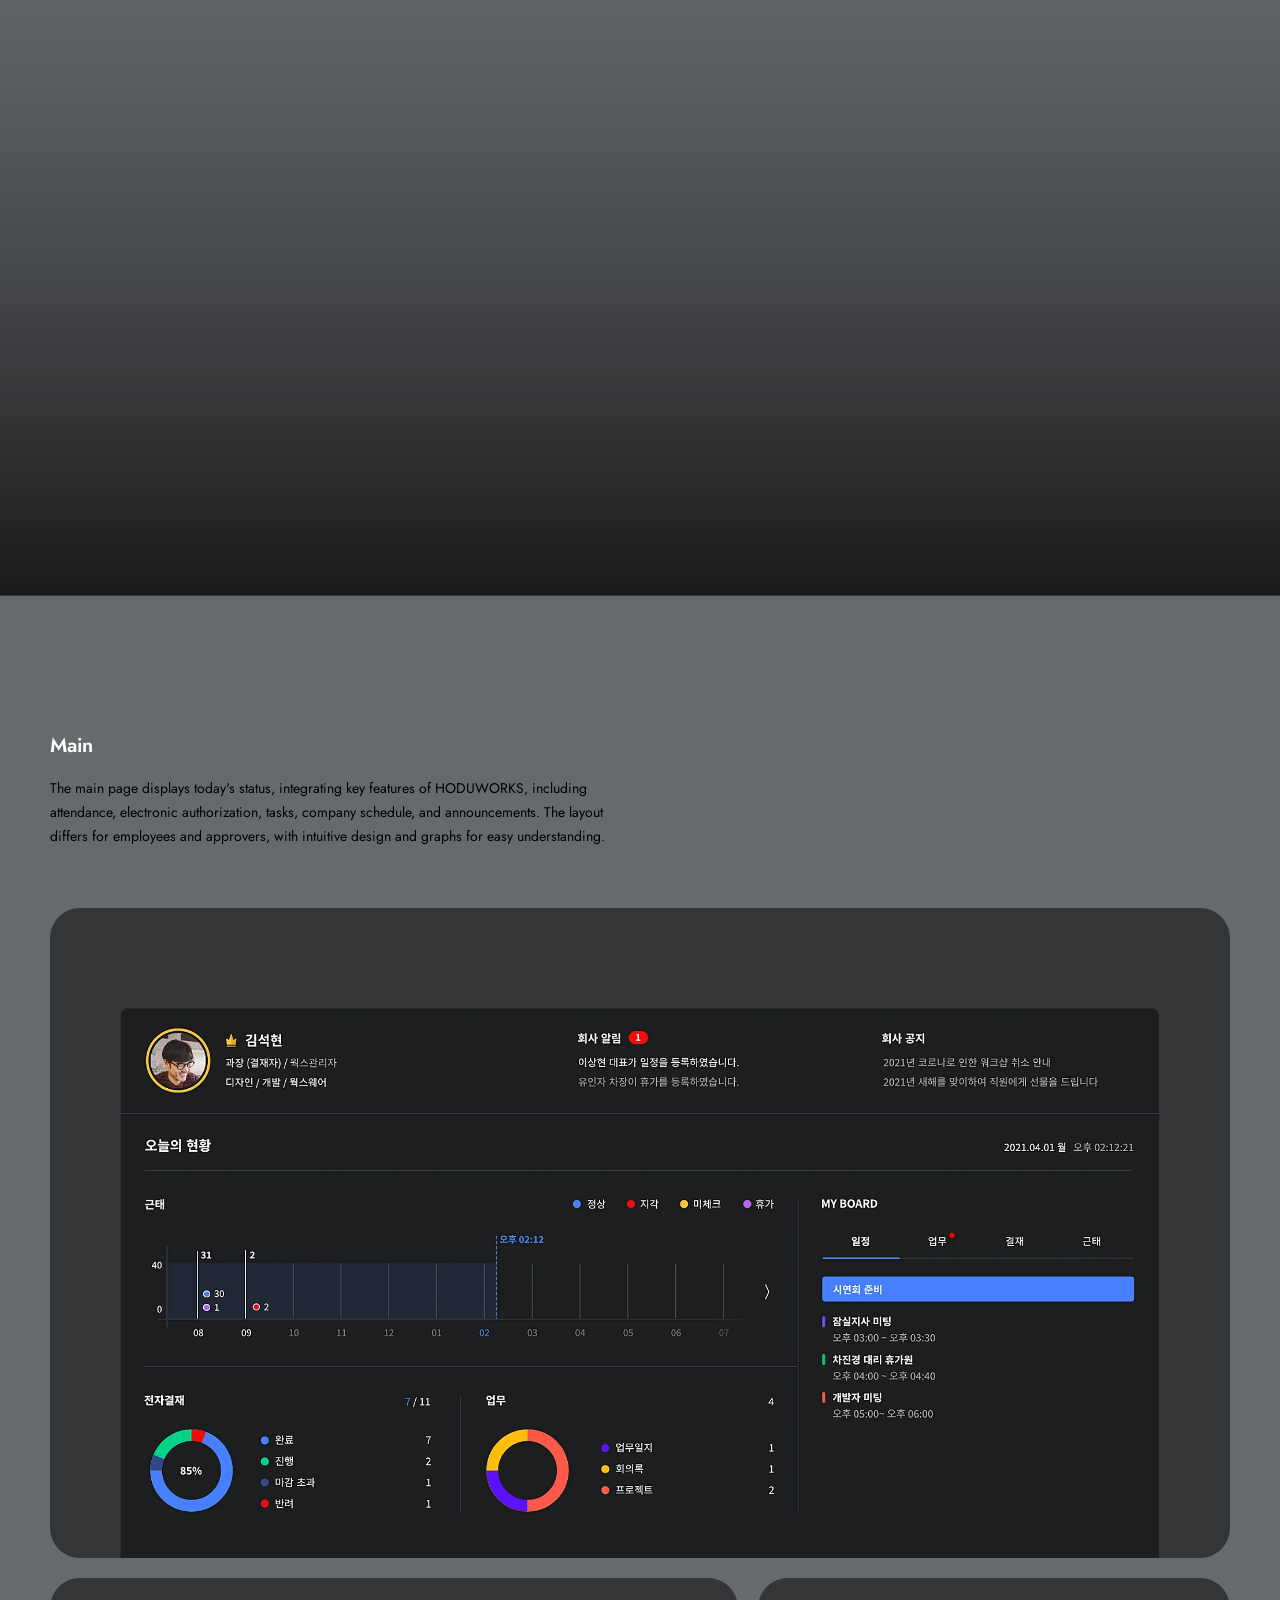
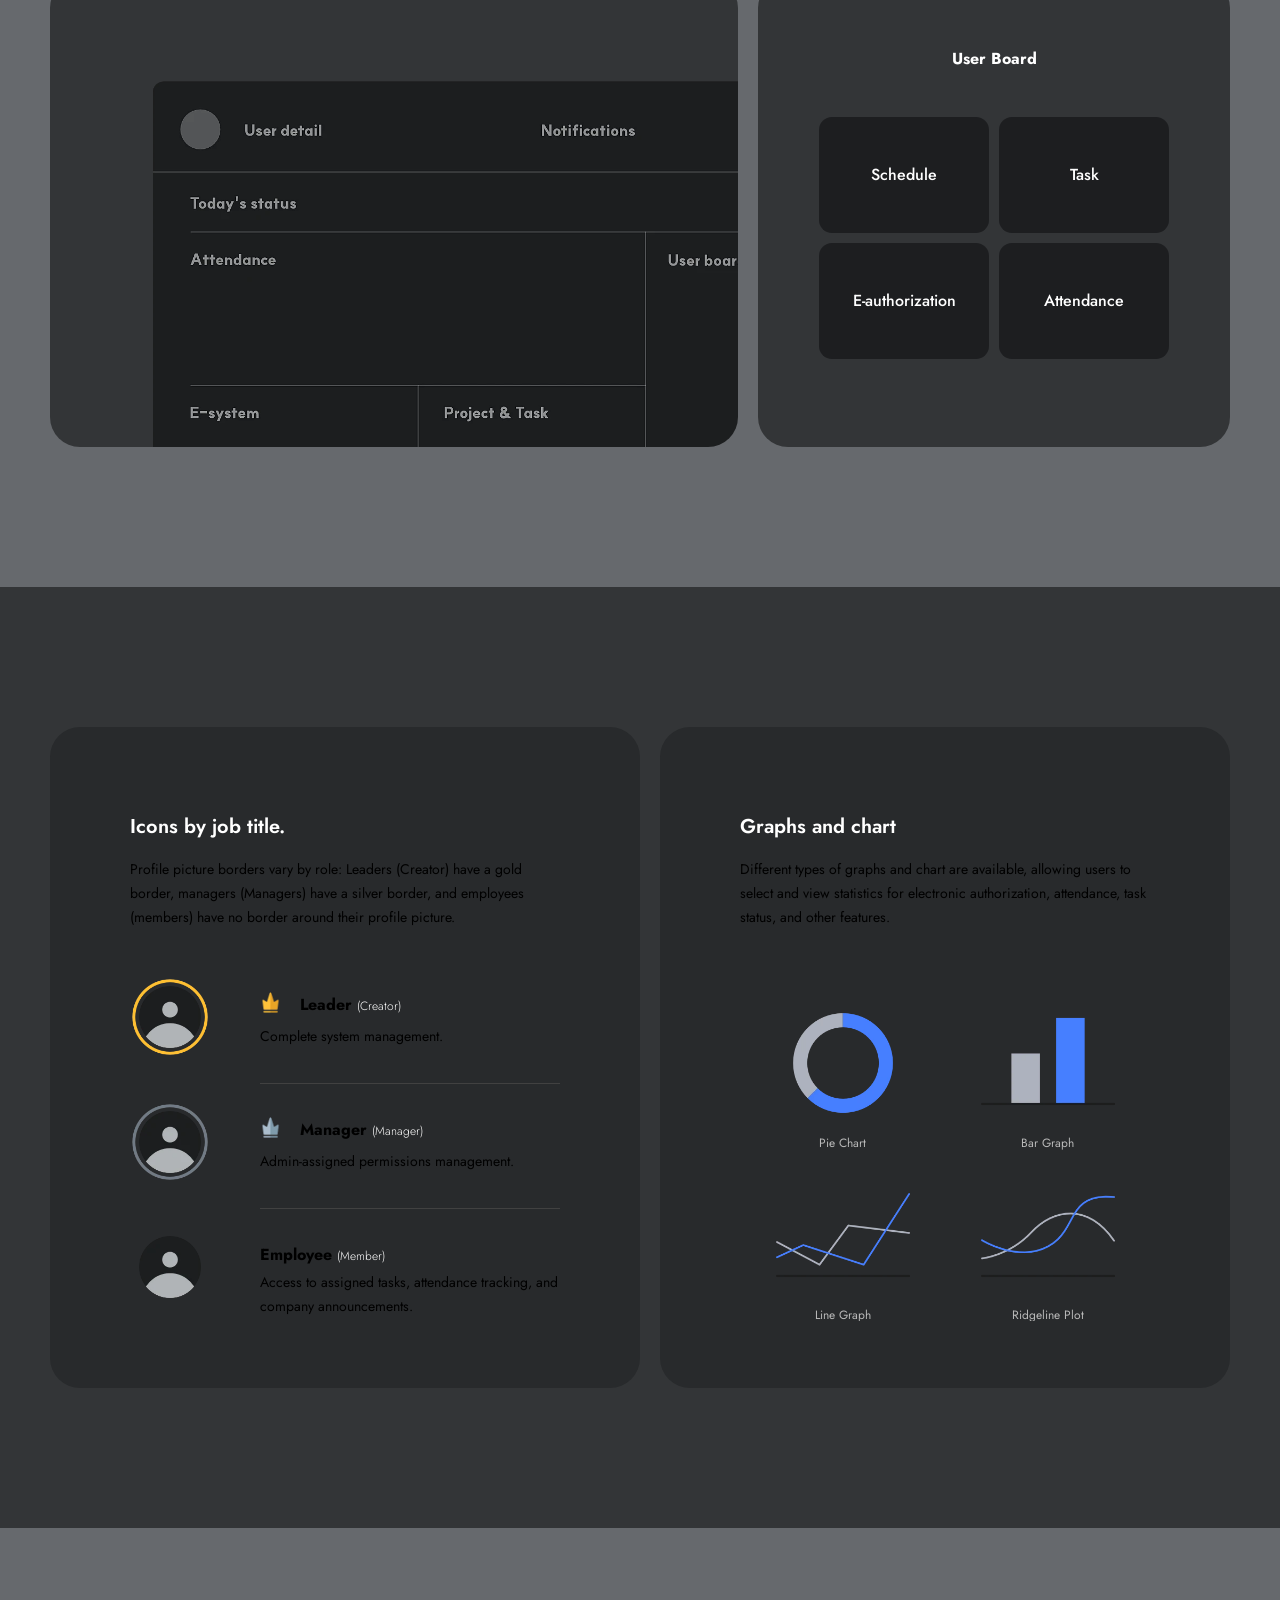
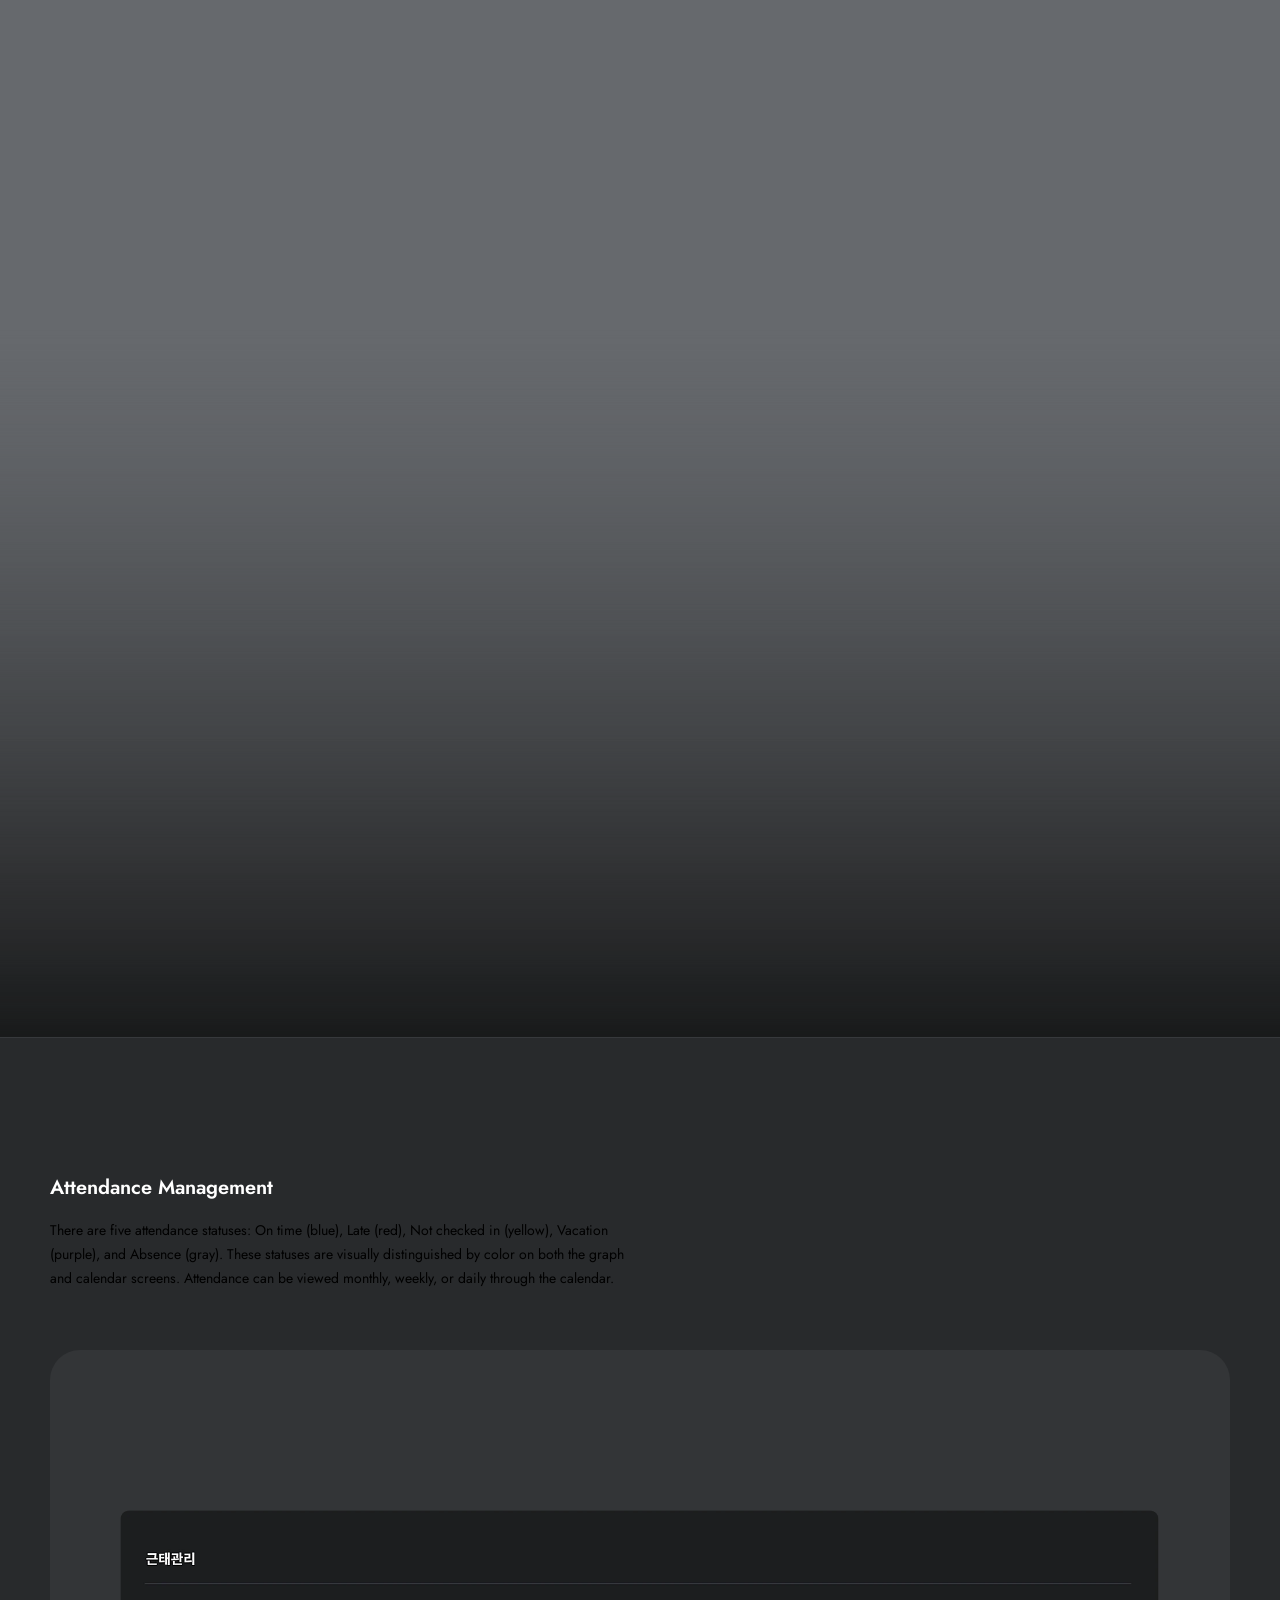
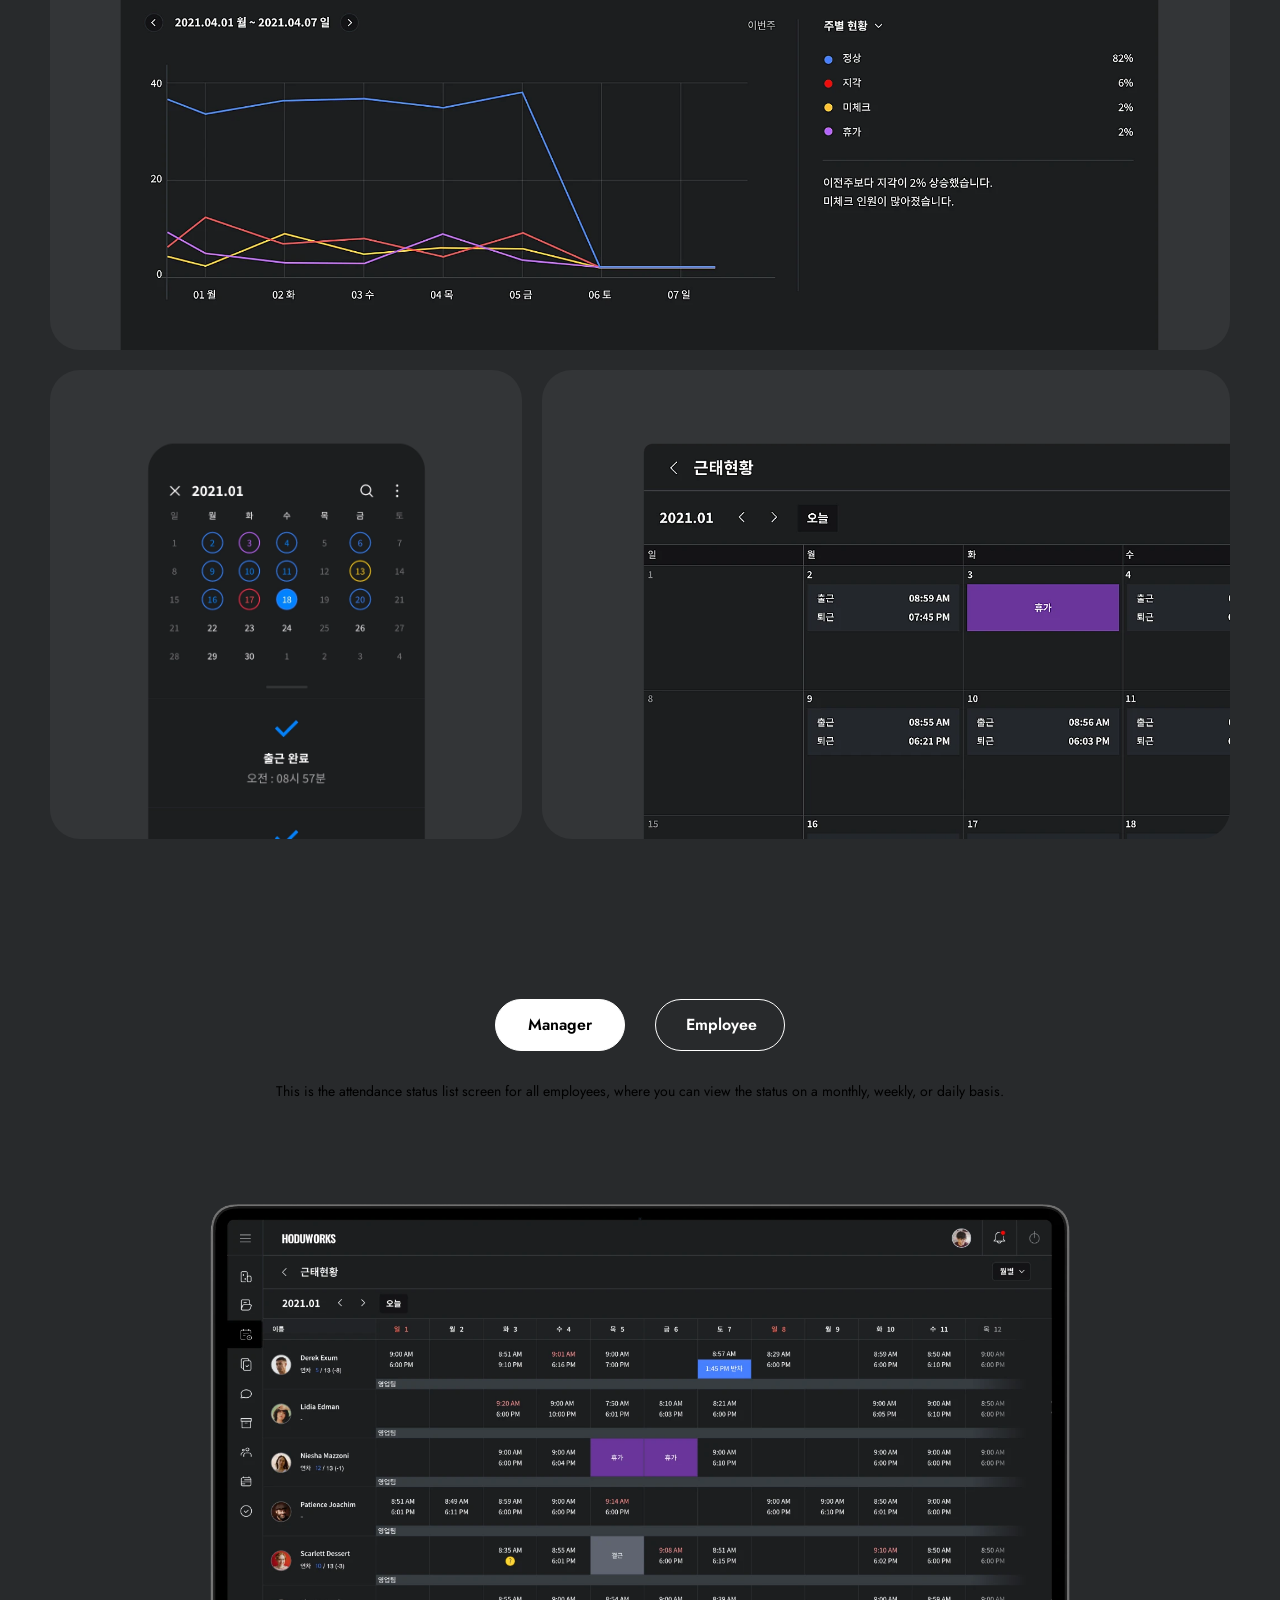
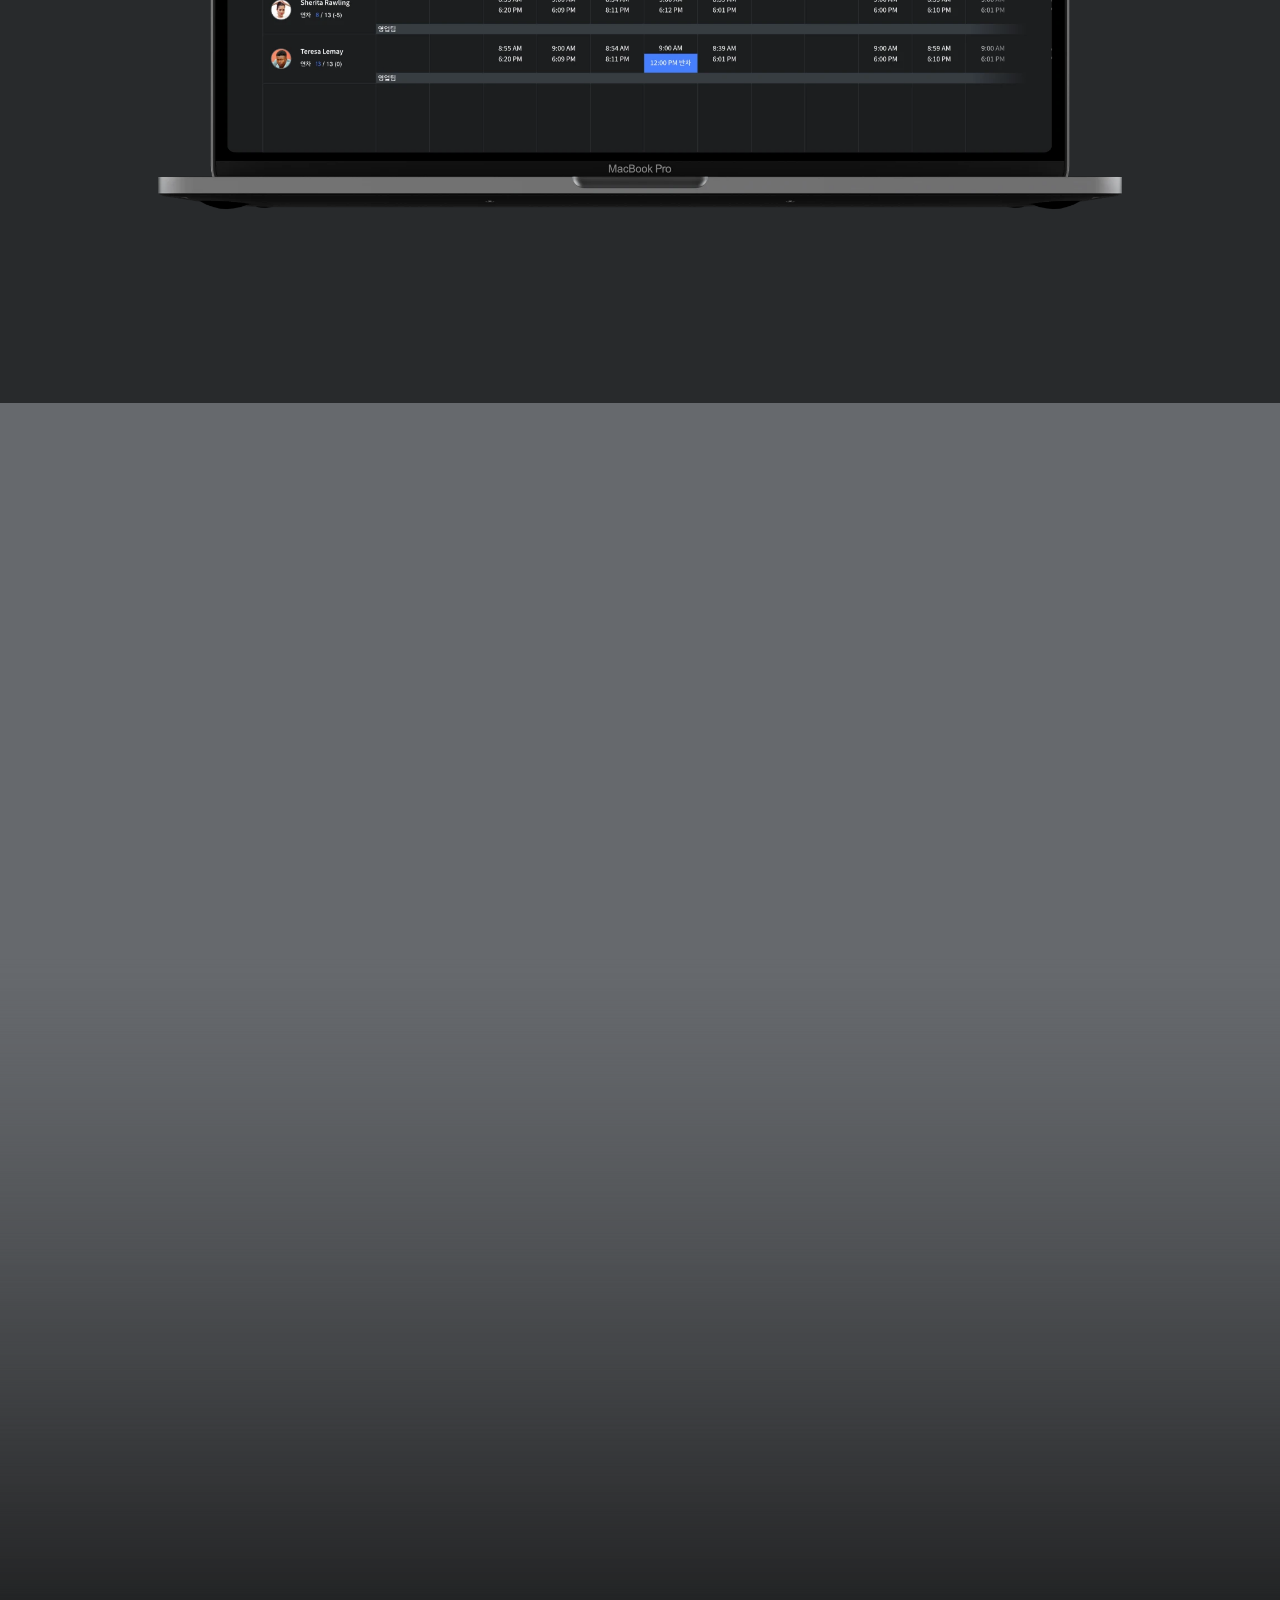
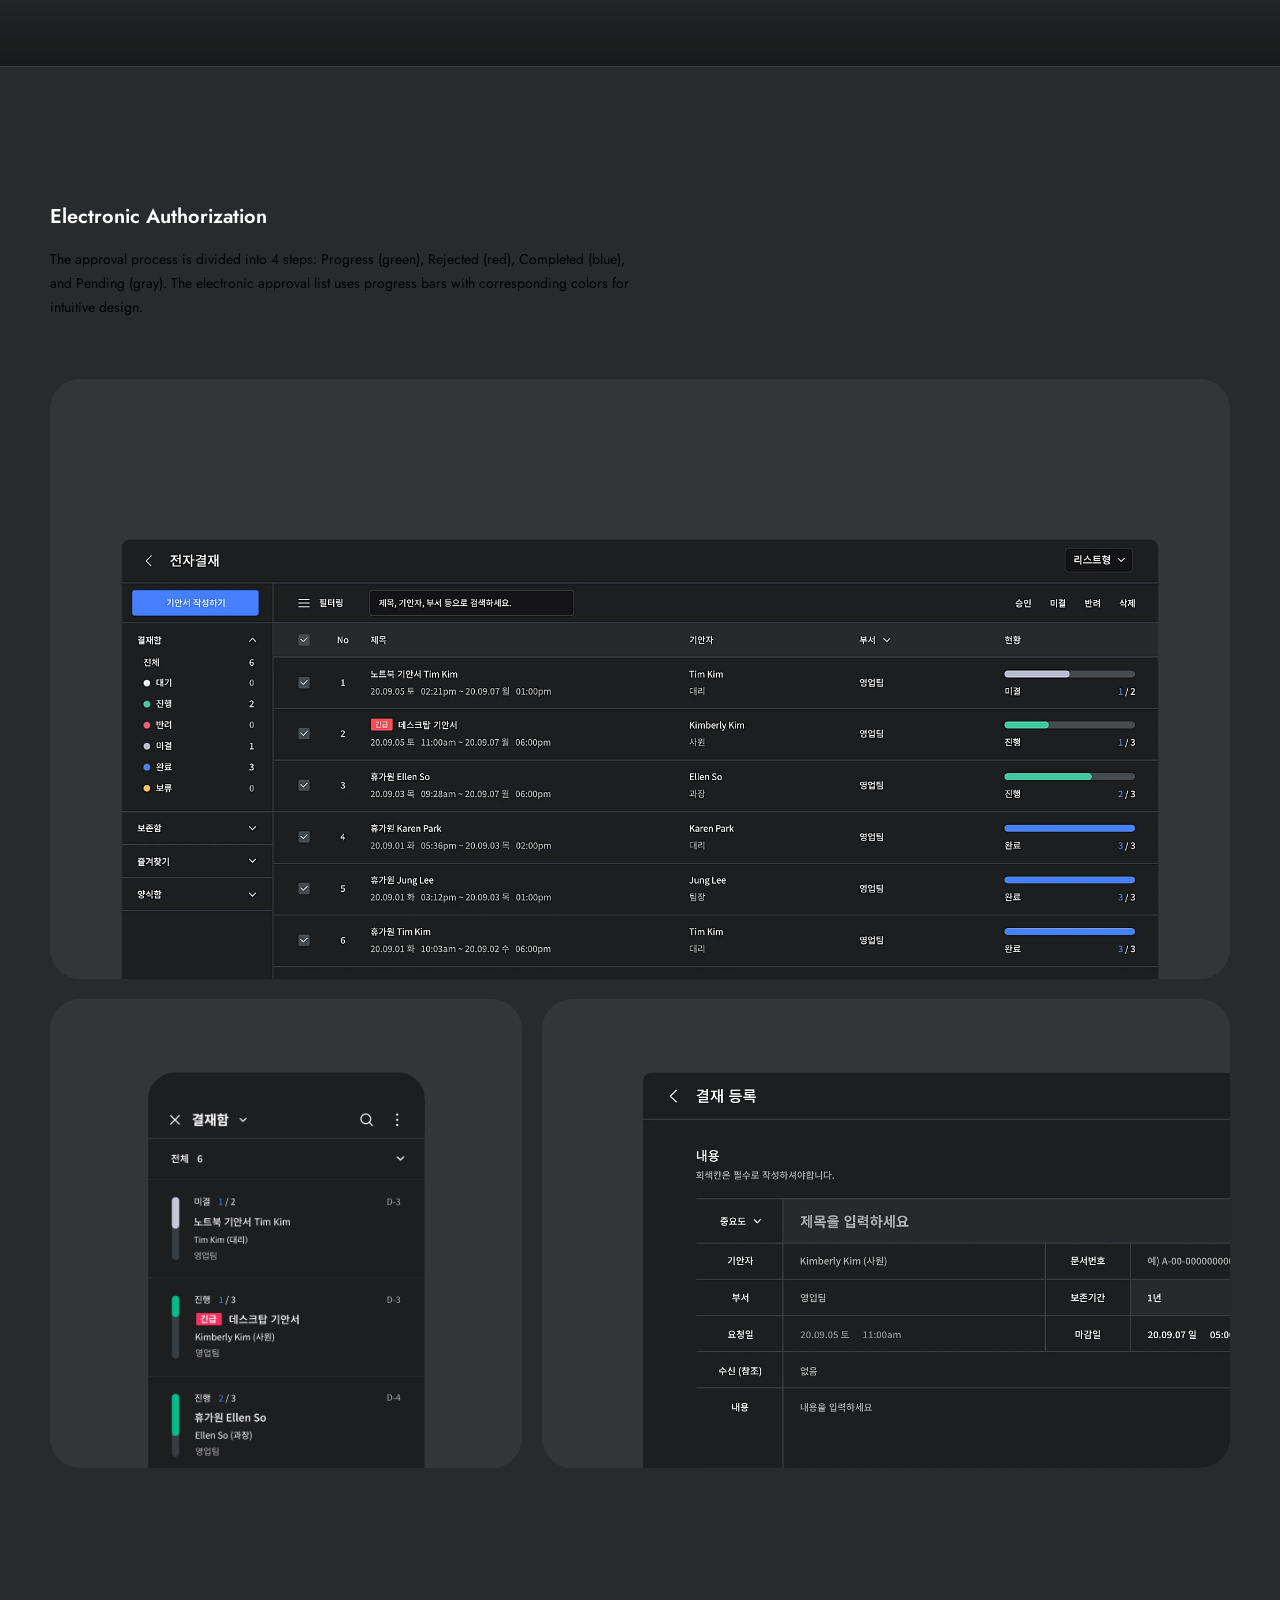
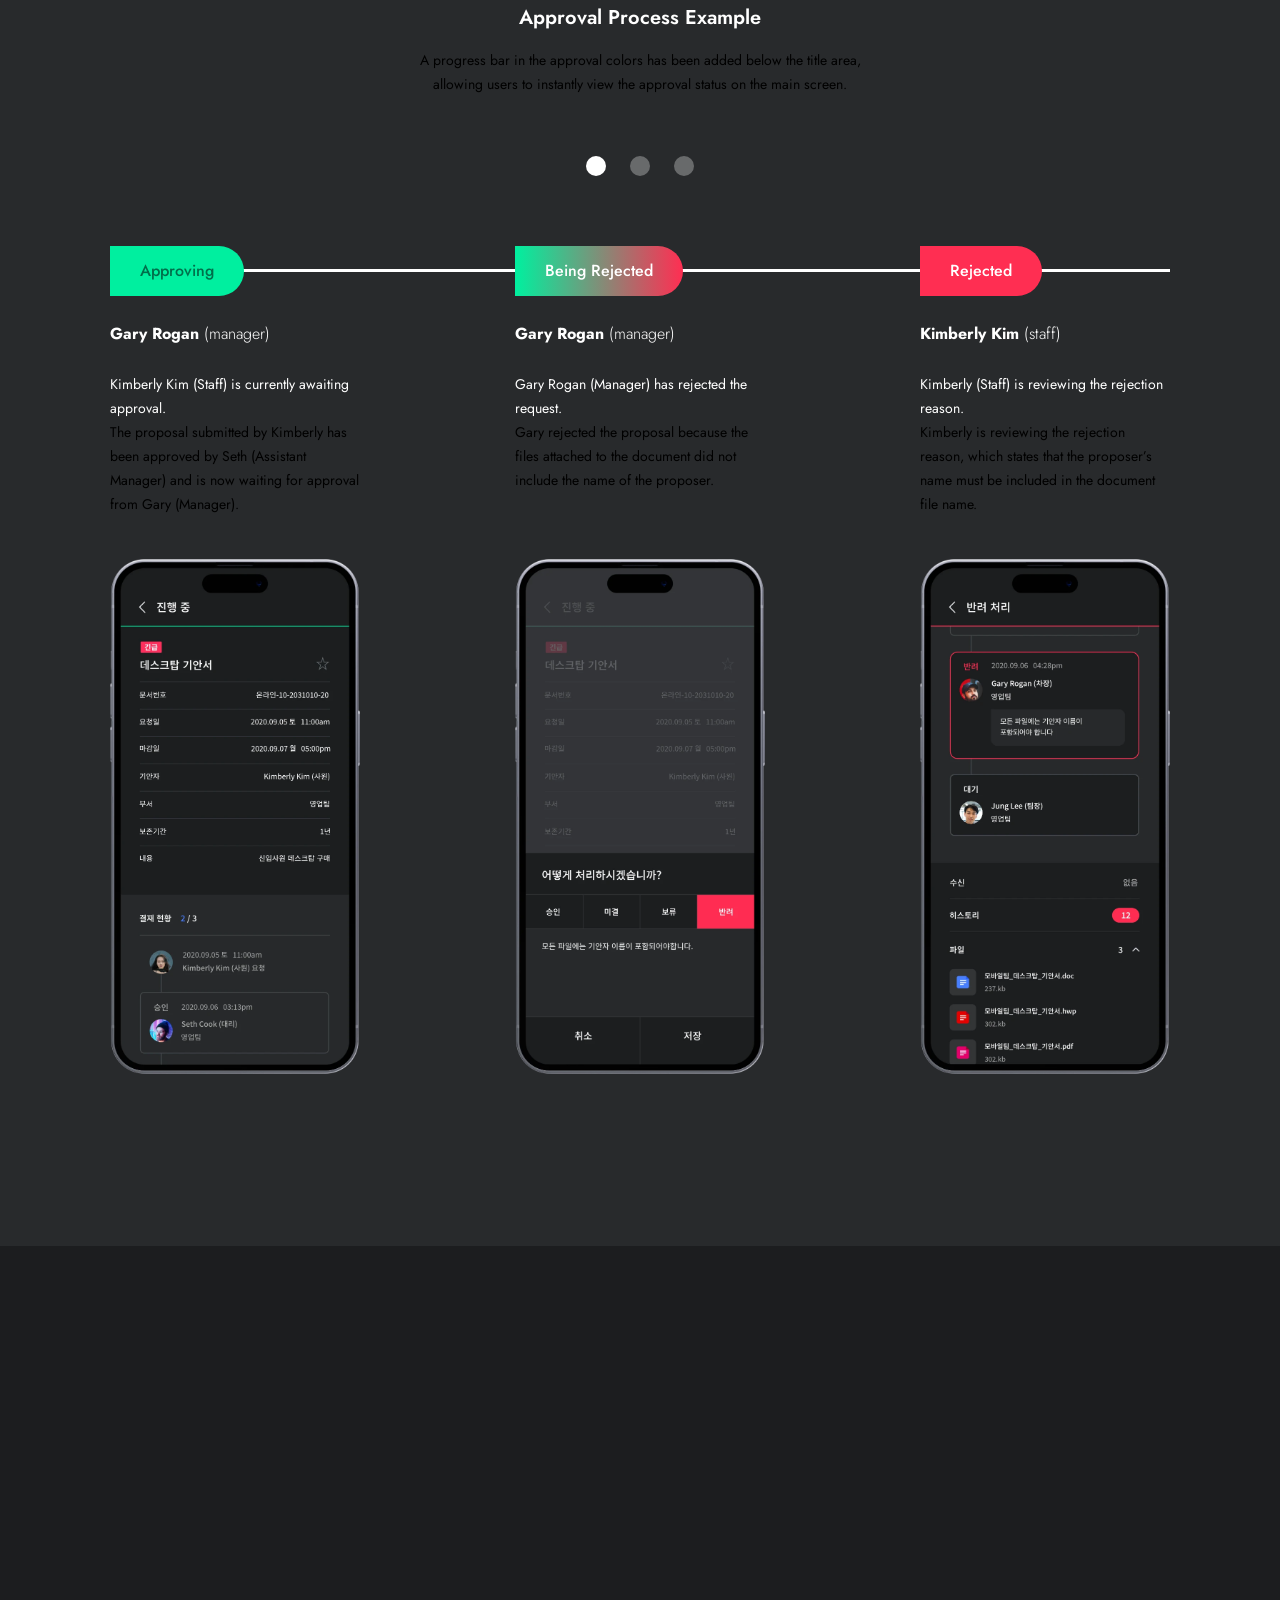
<file: en/hdwk.html>
<!DOCTYPE html>
<html lang="en">
 	<head>
		<meta charset="utf-8">
		<meta name="viewport" content="width=device-width, initial-scale=1.0">
		<title>HODUWORKS | KROWS'MIG</title>
		<meta name="description" content="HODUWORKS, the premium version of HODU, is an app filled with features essential for businesses, such as electronic approval, attendance management, and employee management. This page serves as a case study detailing the planning and design process of HODUWORKS.">
		<meta name="keywords" content="HODUWORKS, Attendance management, employee management, electronic authorization, HODU, a calendar app, HTML, CSS, jQuery, Web Designer, App Designer, front-end developer, KROWSMIG">
		<link rel="icon" href="../images/main/favicon.png">
		<link rel="stylesheet" type="text/css" href="../css/default.css">
		<link rel="stylesheet" type="text/css" href="../css/common.css">
		<link rel="stylesheet" type="text/css" href="../css/hd_common.css">
		<link rel="stylesheet" type="text/css" href="../css/hdwk.css">

		<link href="https://fonts.googleapis.com/css2?family=Jost:ital@0;1&display=swap" rel="stylesheet">
		<link href="https://fonts.googleapis.com/css2?family=Jost:ital,wght@0,500;1,500&display=swap" rel="stylesheet">
		<link href="https://fonts.googleapis.com/css2?family=Jost:ital,wght@0,600;1,600&display=swap" rel="stylesheet">
		
		<script src="../js/jquery.js"></script>

		<style type="text/css">
			body, html { font-family: 'Jost', sans-serif !important; }
		</style>

		<!-- Google tag (gtag.js) -->
		<script async src="https://www.googletagmanager.com/gtag/js?id=G-4524T4PMET"></script>
		<script>
		  window.dataLayer = window.dataLayer || [];
		  function gtag(){dataLayer.push(arguments);}
		  gtag('js', new Date());
		
		  gtag('config', 'G-4524T4PMET');
		</script>

	</head>
	<body class="dark">
		<div class="container">
			<div class="counter"><p>0</p></div>

			<section class="ld">
				<dis class="overlay"></dis>
			</section>
		</div>
		<!-- #wrapper -->
		<div id="wrapper">
			<!-- .main_bg -->
			<div class="main_div">

				<!-- #gnb -->
				<section id="gnb">
					<div class="top_div">
						<div class="rel_div">
							<h1><a href="../index_en.html" class="logo"><span class="img_logo">KROWS'MIG</span></a></h1>
							<div class="right">
								<a href="#" class="on">EN</a>	
								<a href="../kr/hdwk.html" class="ko">한글</a>
							</div>
							<!-- .nav -->
							<div class="nav">
								<div class="burger">
									<h2>메뉴</h2>
									<a href="">
										<span></span>
										<span></span>
										<span></span>
									</a>
								</div>
								<nav>
									<a href="#projects" class="">PROJECTS</a>	
									<a href="#about" class="">CONTACT</a>
								</nav>
							</div>
							<!-- .nav ends -->
							<div class="btm_line"><span></span></div>
						</div>
					</div>
				</section>
				<!-- #gnb ends -->


				<!-- #menu_div -->
				<div id="menu_div">
					<div class="menu_div">
						<ul>
							<li class="osz_li"><a href="../en/osz.html">OSAZA <span>E-Commerce Site</span></a></li>
							<li class="ltch_li"><a href="../en/ltch.html">LITCH <span>Application</span></a></li>
							<li class="jndk_li"><a href="../en/jndk.html">JANDIK <span>E-Commerce Site</span></a></li>
							<li class="hdhm_li"><a href="../en/hdhm.html">HODUHOME <span>Application</span></a></li>
							<li class="hddc_li"><a href="../en/hddc.html">HODUDOC <span>Application</span></a></li>
							<li class="hd_li"><a href="../en/hd.html">HODU <span>Application</span></a></li>
							<li class="hdck_li"><a href="../en/hdck.html">HODUCLICK <span>Web Version</span></a></li>
							<li class="hdck_tb_li"><a href="../en/hdck_tb.html">HODUCLICK <span>Tab Version</span></a></li>
						</ul>
						<a class="email en" href="mailto:krowsmig@gmail.com">krowsmig@gmail.com</a>
					</div>
				</div>

				<!-- #main -->
				<section id="main">
					<div class="main wd_1920">
						<div class="brdr listen main_bg mgn_btm_100">
							<div class="img_1 main_img brdr"></div>
							<p>H<span>O</span><span>D</span><span class="pd_lft">U</span><span class="break"></span><span class="pd_rgt">W</span><span>O</span><span>R</span><span>K</span>S</p>
						</div>
						<div class="main_text">
							<p class="title fnt_50">Hoduworks</p>
							<ul>
								<li>E-Managemnet</li>
								<li>E-Attendance</li>
								<li>Projects & Tasks</li>
							</ul>
						</div>
					</div>
					<div class="quick_div wd_1920 pd_btm_160">
						<h1 class="fnt_30 pd_btm_40">HODUWORKS</h1>
						<ul class="summary_ul pd_btm_60">
							<li class="pr_li">
								<p class="title">Programs</p>
								<p>
									<span class="ic ad">Affinity</span>
									<span class="ic ap">Affinity</span>
								</p>
							</li>
							
							<li class="yy_li">
								<p class="title">Created In</p>
								<p><span>2021</span></p>
							</li>
							<li class="in_li">
								<p class="title">Role (Involvement)</p>
								<p>Designer <span>(100%)</span>
								</p>
								<p>Project Manager <span>(90%)</span>
								</p>
							</li>
						</ul>
						<div class="description_div">
							<p class="fnt_14 first_p">
								HODUWORKS, the premium version of HODU, is packed with essential business features such as electronic authorization, attendance management, task tracking, and employee management. Designed for companies of all sizes, from SMEs to large enterprises, it simplifies approval processes and document storage in the digital age. This is the latest premium version I developed for HODU.
							</p>

							<p class="fnt_14 last_p">
								HODUWORKS is a completely redesigned version of the previous HODU CORPORATION (another premium version), excluding its business functions. It has two versions: one for administrators and one for employees. I did not participate in the publishing phase. (The HODUWORKS logo in the image above is a temporary text addition.)
							</p>
						</div>
					</div>
					<div class="guide_div grey_bg wd_full">
						<div class="wd_1920 pd_tp_160 pd_btm_160">
							<h2 class="fnt_25">Guidelines</h2>
							<div class="description_div">
								<p class="des fnt_14 first_p">Check the logo, main color, secondary color, and font.</p>
							</div>
							<ul class="guide_ul pd_tp_60 ">
								<li class="logo_li">
									<p class="brdr">logo</p>
								</li>
								<li class="app_li">
									<p class="brdr"><span>App Icon</span></p>
								</li>
								<li class="main_li">
									<p class="brdr">
										<span class="title fnt_14">HODU Color</span>
										<span class="des fnt_16">#3081ff</span>
									</p>
								</li>
								<li class="sub_li">
									<p class="brdr">
										<span class="title fnt_14">HODUWORKS Color</span>
										<span class="des fnt_16">#282A2C</span>
									</p>
								</li>
								<li class="font_li">
									<p class="brdr">
										<span class="title fnt_14">Font</span>
										<span class="des fnt_16">Noto Sans KR</span>
									</p>
								</li>
							</ul>
						</div>
					</div>
				</section>
				<!-- #main ends -->

				<!-- #contents -->
				<div id="contents" class="">
					<!-- #target -->
					<section id="target">
						<div class="target_div wd_1920 pd_tp_160">
							<h1 class="fnt_20">Target Audience</h1>
							<p class="pd_btm_60 des fnt_14">
								This is the survey result conducted during the design phase, showing the expected user distribution by gender and age group. It suggests that the majority of users will be employees, with features like attendance management, electronic authorization, and employee management being most frequently used.
							</p>
							<ul class="target_ul">
								<li class="gender_li">
									<ul class="gender_ul grey_bg brdr">
										<li class="gender_img">
											<span class="hd_chart hdwk_chart chart_span two_panels">
												<svg viewBox="0 0 63.6619772368 63.6619772368">
													<circle class="pie1" style="stroke:#3081FF;" cx="31.8309886184" cy="31.8309886184" r="15.9154943092"/>
													<circle class="pie2" style="stroke:#FFB000;" cx="31.8309886184" cy="31.8309886184" r="15.9154943092"/>
												</svg>
											</span>
											<p class="ic_p">
												Gender
											</p>	
										</li>
										<li class="gender_graph_li">
											<ul class="detail_ul">
												<li>
													<h2>Woman</h2>
													<p><span class="color_span blue">파랑</span> 56%</p>
												</li>
												<li>
													<h2>Man</h2>
													<p><span class="color_span yellow">노랑</span> 44%</p>
												</li>
											</ul>
										</li>
										<li>
											<p class="fnt_14">The gender distribution is 56% female (blue) and 44% male (yellow), with a 6% higher percentage of women compared to men. As an app used within companies, the gender ratio is quite balanced.</p>
										</li>
									</ul>
								</li>
								<li class="age_li">
									<ul class="gender_ul grey_bg brdr">
										<li class="gender_img age_img">
											<span class="hd_chart hdwk_chart chart_span five_panels">
												<svg viewBox="0 0 63.6619772368 63.6619772368">
													<circle class="pie5" cx="31.8309886184" style="stroke:#C697FF;" cy="31.8309886184" r="15.9154943092"/>
													<circle class="pie4" cx="31.8309886184" style="stroke:#00E674;" cy="31.8309886184" r="15.9154943092"/>
													<circle class="pie3" cx="31.8309886184" style="stroke:#F32722;" cy="31.8309886184" r="15.9154943092"/>
													<circle class="pie2" cx="31.8309886184" style="stroke:#FFB000;" cy="31.8309886184" r="15.9154943092"/>
													<circle class="pie1" cx="31.8309886184" style="stroke:#3081FF;" cy="31.8309886184" r="15.9154943092"/>
												</svg>
											</span>
											<p class="ic_p">
												Age
											</p>	
										</li>
										<li class="age_graph_li">
											<ul class="detail_ul">
												<li>
													<h2>20s</h2>
													<p><span class="color_span yellow">yellow</span> 25%</p>
												</li>
												<li>
													<h2>30s</h2>
													<p><span class="color_span blue">blue</span> 39%</p>
												</li>
												<li>
													<h2>40s</h2>
													<p><span class="color_span red">red</span> 19%</p>
												</li>
												<li>
													<h2>50s</h2>
													<p><span class="color_span green">green</span> 10%</p>
												</li>
												<li>
													<h2>60s</h2>
													<p><span class="color_span purple">purple</span> 7%</p>
												</li>
											</ul>
										</li>
										<li>
											<p class="fnt_14">
												The age distribution is 25% in their 20s, 39% in their 30s, 19% in their 40s, 10% in their 50s, and 7% in their 60s. Most users are expected to be in their 30s, with strong usage in their 20s.
											</p>
										</li>
									</ul>
								</li>
								<li class="user_li grey_bg brdr">
									<h2 class="fnt_20">User Flow</h2>
									<p class="des fnt_14">
										This is the flow from the basic version group to the main menu of HODUWORKS.</p>
									<p class="flow_img brdr mgn_tp_60">
										image of User Flow
									</p>
								</li>
							</ul>
						</div>
					</section>
					<!-- #target ends -->

					<!-- #img_title -->
					<section id="img_title_1" class="gradi_bg mgn_tp_160">
						<div class="img_title_div wd_1920 pd_tp_160">
							<p class="icon_p ic_works">works icon</p>
							<h1 class="fnt_50">SIMPLE AND YET POWERFUL</h1>
							<p class="des fnt_16">View today's attendance status, electronic authorization, tasks, <span class="break_line"></span>
 								and schedule all at a glance on the main page.
							</p>
							<p class="img_title_1 lazy_img lazy_css">main page image</p>
						</div>
					</section>
					<!-- #img_title ends -->

					<section id="content_1" class="wd_1920 pd_tp_160">
						<div class="content_div">
							<dl>
								<dt class="fnt_20">Main</dt>
								<dd class="des fnt_14 pd_btm_40">
									The main page displays today's status, integrating key features of HODUWORKS, including attendance, electronic authorization, tasks, company schedule, and announcements. The layout differs for employees and approvers, with intuitive design and graphs for easy understanding.
								</dd>
								
							</dl>
							<div class="content_dd">
								<p class="wd_full"><span class="grey_bg brdr ht_740 mainpage_1 lazy_img lazy_css">Main web verison image</span></p>
								<p class="wd_60per"><span class="grey_bg brdr ht_510 mainpage_2 lazy_img lazy_css">Main web verison layout image</span></p>
								<div class="wd_40per">
									<div class="grey_bg brdr ht_510 mainpage_3">
										<p class="title">User Board</p>
										<ul>
											<li>Schedule</li>
											<li>Task</li>
											<li>E-authorization</li>
											<li>Attendance</li>
										</ul>
									</div>
								</div>
							</div>
						</div>
					</section>

					<section id="content_2" class="wd_100 grey_bg mgn_tp_160">
						<div class="content_div wd_1920 pd_tp_160 pd_btm_160">
							<ul class="content_ul">
								<li class="wd_40per rt">
									<div class="grey_bg_2 brdr">
										<dl>
											<dt class="fnt_20">Icons by job title.</dt>
											<dd class="des fnt_14 pd_btm_40">
												Profile picture borders vary by role: Leaders (Creator) have a gold border, managers (Managers) have a silver border, and employees (members) have no border around their profile picture.
											</dd>
											
										</dl>
										<ul class="dd_ul">
											<li>
												<p class="ic_creator">Creator icon</p>
												<p class="title creator fnt_16">Leader <span>(Creator)</span></p>
												<p class="des fnt_14">Complete system management.</p>
											</li>

											<li>
												<p class="ic_manager">Manager icon</p>
												<p class="title manager fnt_16">Manager <span>(Manager)</span></p>
												<p class="des fnt_14">
												Admin-assigned permissions management.</p>
											</li>

											<li>
												<p class="ic_member">Employee icon</p>
												<p class="title fnt_16">Employee <span>(Member)</span></p>
												<p class="des fnt_14">Access to assigned tasks, attendance tracking, and company announcements.</p>
											</li>
										</ul>
									</div>
								</li>
								<li class="wd_60per lt graph_li">
									<div class="grey_bg_2 brdr">
										<dl>
											<dt class="fnt_20">Graphs and chart</dt>
											<dd class="des fnt_14 pd_btm_40">
												Different types of graphs and chart are available, allowing users to select and view statistics for electronic authorization, attendance, task status, and other features.
											</dd>
										</dl>
										<ul class="graph_ul">
											<li>
												<p class="ic_graph_1">Pie Chart</p>
											</li>
											<li>
												<p class="ic_graph_2">Bar Graph</p>
											</li>
											<li>
												<p class="ic_graph_3">Line Graph</p>
											</li>
											<li>
												<p class="ic_graph_4">Ridgeline Plot</p>
											</li>
										</ul>
									</div>
								</li>
							</ul>
						</div>
					</section>

					<!-- #img_title -->
					<section id="img_title_2" class="gradi_bg mgn_tp_160">
						<div class="img_title_div wd_1920 pd_tp_160">
							<p class="icon_p ic_attend">Attendance icon</p>
							<h1 class="fnt_50">
								Track employees' clock-in/out times</h1>
							<p class="des fnt_16">
								All employees manage clock-in, clock-out, and vacation through their phones, 
								while administrators oversee attendance and vacation status.</p>
							<p class="img_title_1 img_title_2 lazy_img lazy_css">Attendance app image</p>
						</div>
					</section>
					<!-- #img_title ends -->

					<!-- #content_3 -->
					<section id="content_3" class="wd_100 grey_bg_2 pd_tp_160">
						<div class="content_div wd_1920 pd_btm_160">
							<dl>
								<dt class="fnt_20">Attendance Management</dt>
								<dd class="des fnt_14 pd_btm_40">
									There are five attendance statuses: On time (blue), Late (red), Not checked in (yellow), Vacation (purple), and Absence (gray). These statuses are visually distinguished by color on both the graph and calendar screens. Attendance can be viewed monthly, weekly, or daily through the calendar.
								</dd>
							</dl>
							<div class="content_dd">
								<p class="wd_full"><span class="grey_bg brdr ht_610 attend_1 lazy_img lazy_css">Attendance Management graph image</span></p>
								<p class="wd_40per rt"><span class="grey_bg brdr ht_510 attend_2 lazy_img lazy_css">Attendance app image</span></p>
								<p class="wd_60per lt"><span class="grey_bg brdr ht_510 attend_3 lazy_img lazy_css">Attendance status app image</span></p>
							</div>
							<div class="ul_div pd_tp_160">
								<ul>
									<li class="on">
										<a href="">Manager</a>
										<p class="des fnt_14">
											
											This is the attendance status list screen for all employees, where you can view the status on a monthly, weekly, or daily basis.
										</p>
										<p class="web_img lazy_img lazy_css">montly employee management image</p>
									</li>
									<li>
										<a href="">Employee</a>
										<p class="des fnt_14">
											This is the screen where employees can check their own attendance status, available in both web and app versions.
										</p>
										<p class="web_img lazy_img lazy_css">Attendance status for employees image</p>
									</li>
								</ul>
							</div>
						</div>
					</section>
					<!-- #content_3 ends -->

					<!-- #img_title -->
					<section id="img_title_3" class="gradi_bg ">
						<div class="img_title_div wd_1920 pd_tp_160">
							<p class="icon_p ic_esystem">e-authorization icon</p>
							<h1 class="fnt_50 pd_tp_160">
							Enhance both efficiency <br>and productivity at once.</h1>
							<p class="des fnt_16">Goodbye, printer. Now, request approval for documents through HODUWORKS <span class="break_line"></span>
								and get real-time approval from the approver.</p>
							<p class="img_title_1 img_title_3 lazy_img lazy_css">e-authorization web page image</p>
						</div>
					</section>
					<!-- #img_title ends -->

					<!-- #content_4 -->
					<section id="content_4" class="wd_100 pd_tp_160 pd_btm_160">
						<div class="wd_1920">

							<div class="content_div">
								<dl>
									<dt class="fnt_20">Electronic Authorization</dt>
									<dd class="des fnt_14 pd_btm_40">
										The approval process is divided into 4 steps: Progress (green), Rejected (red), Completed (blue), and Pending (gray). The electronic approval list uses progress bars with corresponding colors for intuitive design.
									</dd>
								</dl>
								<div class="content_dd">
									<p class="wd_full"><span class="grey_bg brdr ht_610 esystem_1 lazy_img lazy_css">Electronic Authorization image 1</span></p>
									<p class="wd_40per rt"><span class="grey_bg brdr ht_510 esystem_2 lazy_img lazy_css">Electronic Authorization image 2</span></p>
									<p class="wd_60per lt"><span class="grey_bg brdr ht_510 esystem_3 lazy_img lazy_css">Electronic Authorization image 3</span></p>
								</div>

								<div class="ul_div pd_tp_160 mgn_tp_160">
									<h1 class="fnt_20">Approval Process Example</h1>
									<p class="des fnt_14">
										A progress bar in the approval colors has been added below the title area, <span class="break_line"></span>
										allowing users to instantly view the approval status on the main screen.
									</p>
									<div class="pagination">
										<a href="" class="on">1</a>
										<a href="">2</a>
										<a href="">3</a>
									</div>
									<div class="hdn_div">
										<ul id="step_ul" class="">
											<li class="step_li_1">
												<span class="line"></span>
												<ul>
													<li class="li_1 lazy_img lazy_css">
														<p class="status green">Approving</p>
														<p class="name">Gary Rogan <span>(manager)</span></p>
														<p class="des fnt_14"><span>Kimberly Kim (Staff) is currently awaiting approval.</span>
															The proposal submitted by Kimberly has been approved by Seth (Assistant Manager) and is now waiting for approval from Gary (Manager).
														</p>
													</li>
													<li class="li_2 lazy_img lazy_css">
														<p class="status green_red">Being Rejected</p>
														<p class="name">Gary Rogan <span>(manager)</span></p>
														<p class="des fnt_14">
															<span>Gary Rogan (Manager) has rejected the request.</span>
															Gary rejected the proposal because the files attached to the document did not include the name of the proposer.
														</p>
													</li>
													<li class="li_3 lazy_img lazy_css">
														<p class="status red">Rejected</p>
														<p class="name">Kimberly Kim <span>(staff)</span></p>
														<p class="des fnt_14">
															<span>
															Kimberly (Staff) is reviewing the rejection reason.</span>
															Kimberly is reviewing the rejection reason, which states that the proposer’s name must be included in the document file name.
														</p>
													</li>
												</ul>
											</li>
											<li class="step_li_2">
												<span class="line"></span>
												<ul>
													<li class="li_1 lazy_img lazy_css">
														<p class="status red">Rejected</p>
														<p class="name">Gary Rogan <span>(manager)</span></p>
														<p class="des fnt_14">
															<span>Gary Rogan (Assistant Manager) is reviewing the revised draft.</span>
															Kimberly Kim (Staff) has modified the files and is notifying the changes. Gary Rogan is reviewing the names of the updated files.
														</p>
													</li>
													<li class="li_2 lazy_img lazy_css">
														<p class="status green">Approving</p>
														<p class="name">Jung Lee <span>(manager)</span></p>
														<p class="des fnt_14">
															<span>Gary Rogan (Assistant Manager) has approved the revisions.</span>
															After withdrawing the rejection, Gary proceeds with the approval. The next approver, Jung (Team Leader), has approved the request.
														</p>
													</li>
													<li class="li_3 lazy_img lazy_css">
														<p class="status blue">Completed</p>
														<p class="name">Kimberly Kim <span>(staff)</span></p>
														<p class="des fnt_14">
															<span>Jung Lee (Team Leader) has approved the request, and the approval process is now complete.</span>
															Jung, the team leader, finalizes the approval by reviewing and approving the request, completing the process.
														</p>
													</li>
												</ul>
											</li>
											<li class="step_li_3 lazy_img lazy_css">
												<p class="status red">Rejected</p>
												<p class="des fnt_14">
													This is the web version of the rejection process. The layout is divided into two sections: the left side displays the draft document, while the right side shows the approval process and history.
												</p>
											</li>
										</ul>
									</div>
									
								</div>
							</div>
						</div>
					</section>
					<!-- #content_4 ends -->

					<!-- #img_title -->
					<section id="img_title_4" class="gradi_bg rel">
						<div class="img_title_div wd_1920 pd_tp_160">
							<p class="icon_p ic_project_1">project icon</p>
							<h1 class="fnt_50 pd_tp_160">Employee management <br>and projects & tasks</h1>
							<p class="des fnt_16">
								One app for clocking in, vacation requests, <span class="break_line"></span>
								and project management!
							</p>
							<p class="img_title_1 img_title_4 lazy_img lazy_css">Employee management web image 1</p>
						</div>
					</section>
					<!-- #img_title ends -->
					<!-- #content_5 -->
					<section id="content_5" class="wd_100 pd_tp_160">
						<div class="wd_1920">
							<div class="content_div">
								<dl>
									<dt class="fnt_20">Projects & Tasks</dt>
									<dd class="des fnt_14 pd_btm_40">
										The project and task main page is designed in a card format, with detailed elements like progress bars and deadlines at the top, allowing users to check the status directly from the list without additional steps.
									</dd>
								</dl>
								<div class="content_dd">
									<p class="wd_full"><span class="grey_bg brdr ht_610 project_1 lazy_img lazy_css">task graph image 1</span></p>
									<p class="wd_40per rt"><span class="grey_bg brdr ht_510 project_2 lazy_img lazy_css">task app image</span></p>
									<p class="wd_60per lt"><span class="grey_bg brdr ht_510 project_3 two_imgs lazy_img lazy_css">task detail app image </span></p>
								</div>
							</div>
						</div>

						<div class="grey_bg_2 wd_100 mgn_tp_160">
							
							<div class="content_div wd_1920 pd_tp_160 pd_btm_160">
								<dl>
									<dt class="fnt_20">Employee Management</dt>
									<dd class="des fnt_14 pd_btm_40">
										
										The employee management feature offers two layout options: full-page and split-screen. The work type settings are divided into two sections: the left shows the work type list, and the right displays the department list. It allows the user to change the work type and job titles of employees in the selected department.
									</dd>
								</dl>
								<div class="content_dd">
									<p class="wd_full"><span class="grey_bg brdr ht_740 manage_1 lazy_img lazy_css">Electronic Authorization image</span></p>
								</div>
								<div class="status_attend_div pd_tp_160">
									<h1 class="fnt_20">Employee Attendance Status</h1>
									<p class="des fnt_14">
										The design is in a list format, using tabs to add features related to employees.
									</p>
									<p class="web_img lazy_img lazy_css">employee management image</p>
								</div>

							</div>
						</div>	

					</section>
					<!-- #content_5 ends -->



					<!-- .see_other -->
					<section id="see_other" class="">
						<div  class="wd_1920 pd_tp_160">
							<h1 class="fnt_50">Other Versions</h1>
							<p class="des fnt_14">Click the icons at the bottom to view the case studies for each version.</p>
							<ul class="pd_btm_60">
								<li class="hd"><a href="../en/hd.html" alt="See Hodu"><span>HODU</span></a></li>
								<li class="hddc"><a href="../en/hddc.html" alt="See HoduDoc"><span>HODUDOC</span></a></li>
								<li class="hdhm"><a href="../en/hdhm.html" alt="See HoduHome"><span>HODUHOME</span></a></li>
							</ul>
							<div class="line"></div>
						</div>
					</section>

				</div>
				<!-- #contents ends -->

				<!-- .top_btn -->
				<div class="top_div">
					<a href="#wrapper" class="top_btn top_btn_f">Back to the top</a>
				</div>
				<!-- .top_btn ends -->

				<!-- #footer -->
				<section id="footer" class="wd_1920 pd_btm_160 pd_tp_60">
					<p class="eng_ft">© 2025 KROWS'MIG</p>
				</section>
				<!-- #footer ends -->
			</div>

			<!-- .main_bg ends -->
		</div>
		<!-- #wrapper ends-->

		<script src="../js/gsap.min.js"></script>
		<script src="../js/sub_script.js"></script>
		<script src="../js/hdwk_script.js"></script>

	</body>
</html>
</file>
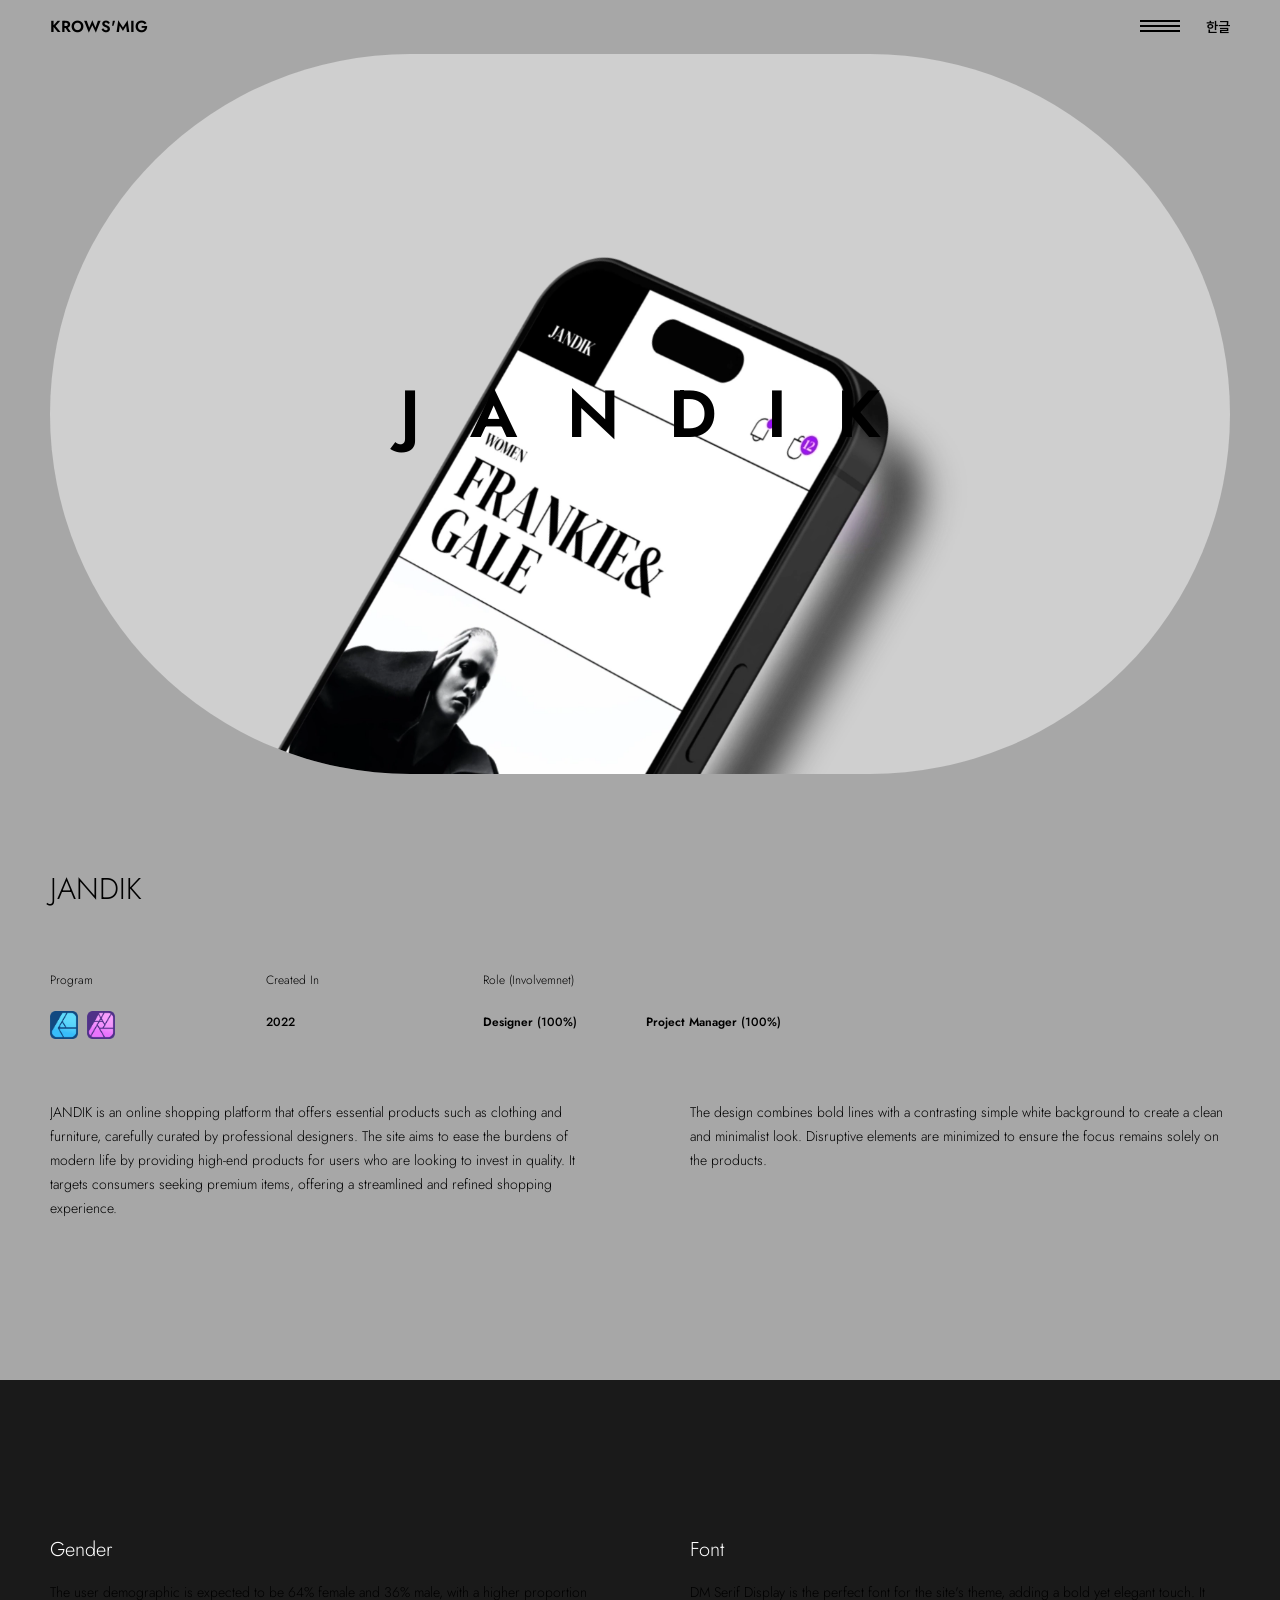
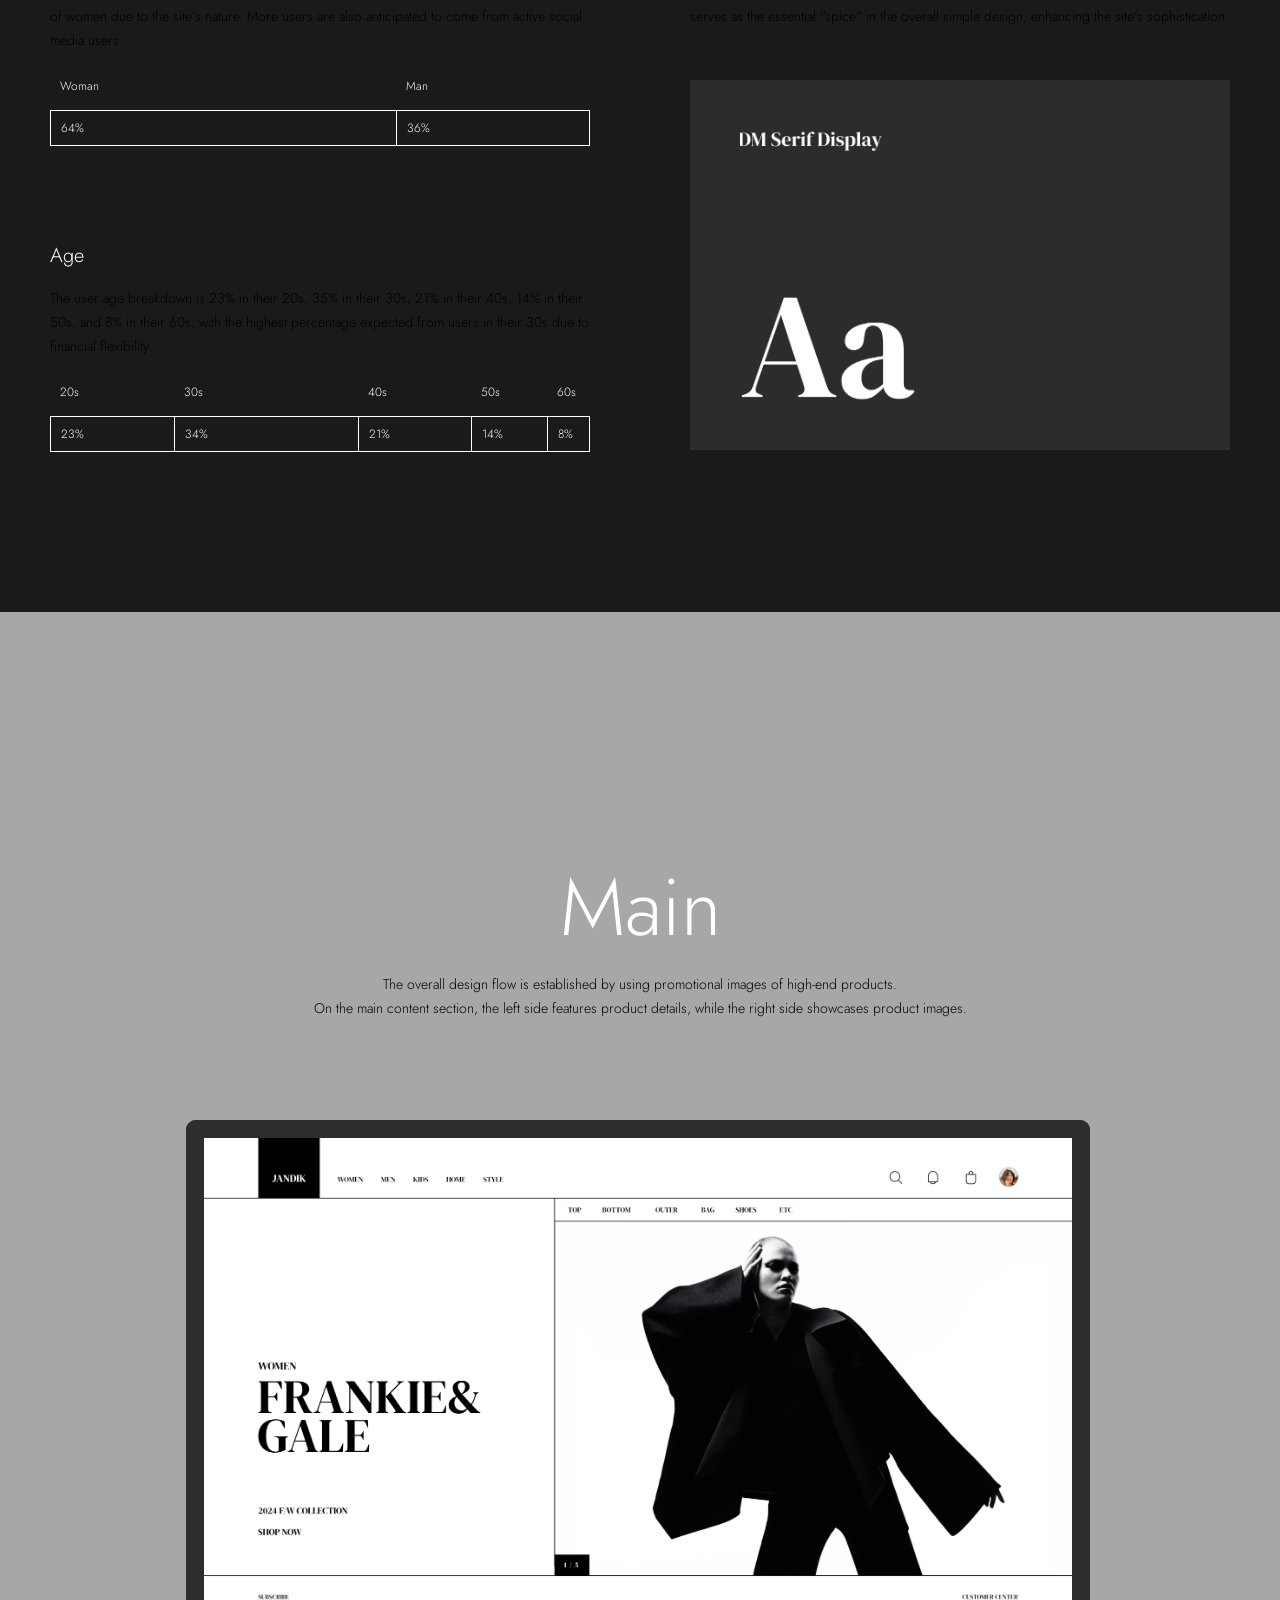
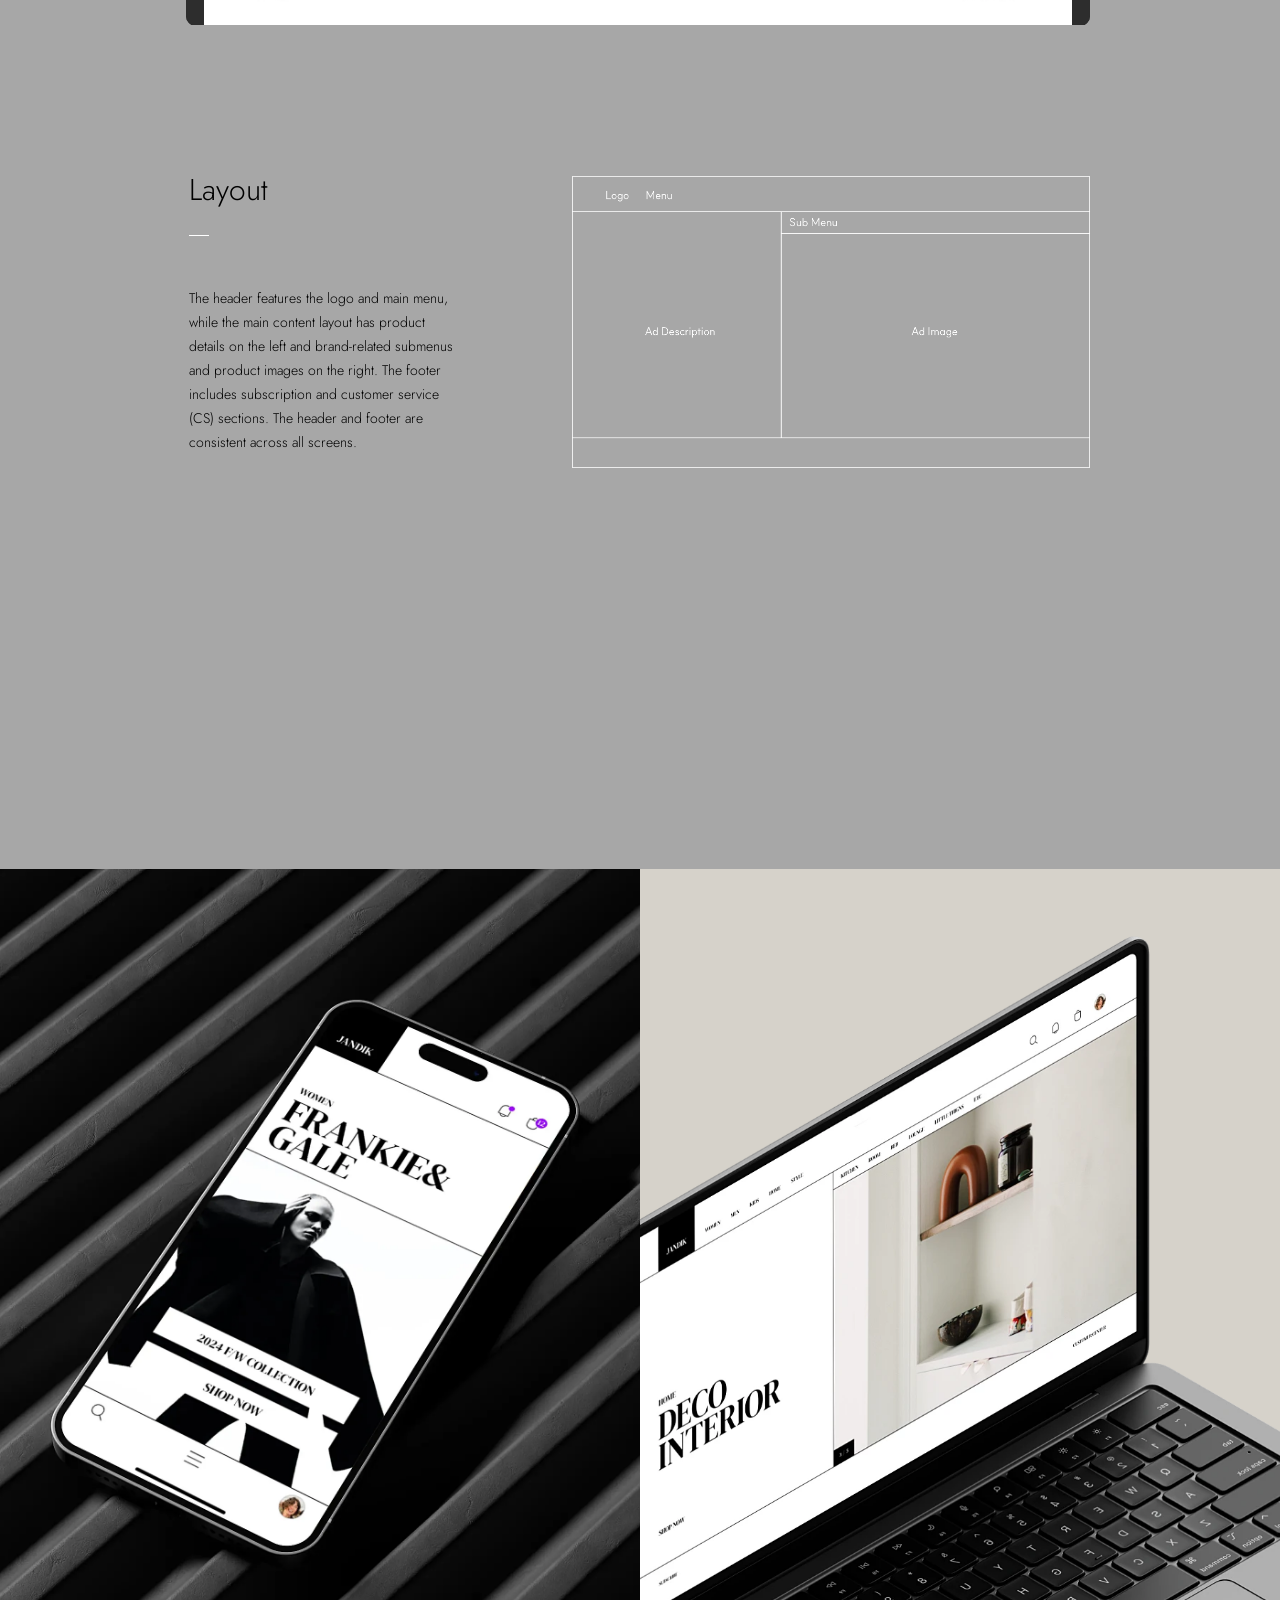
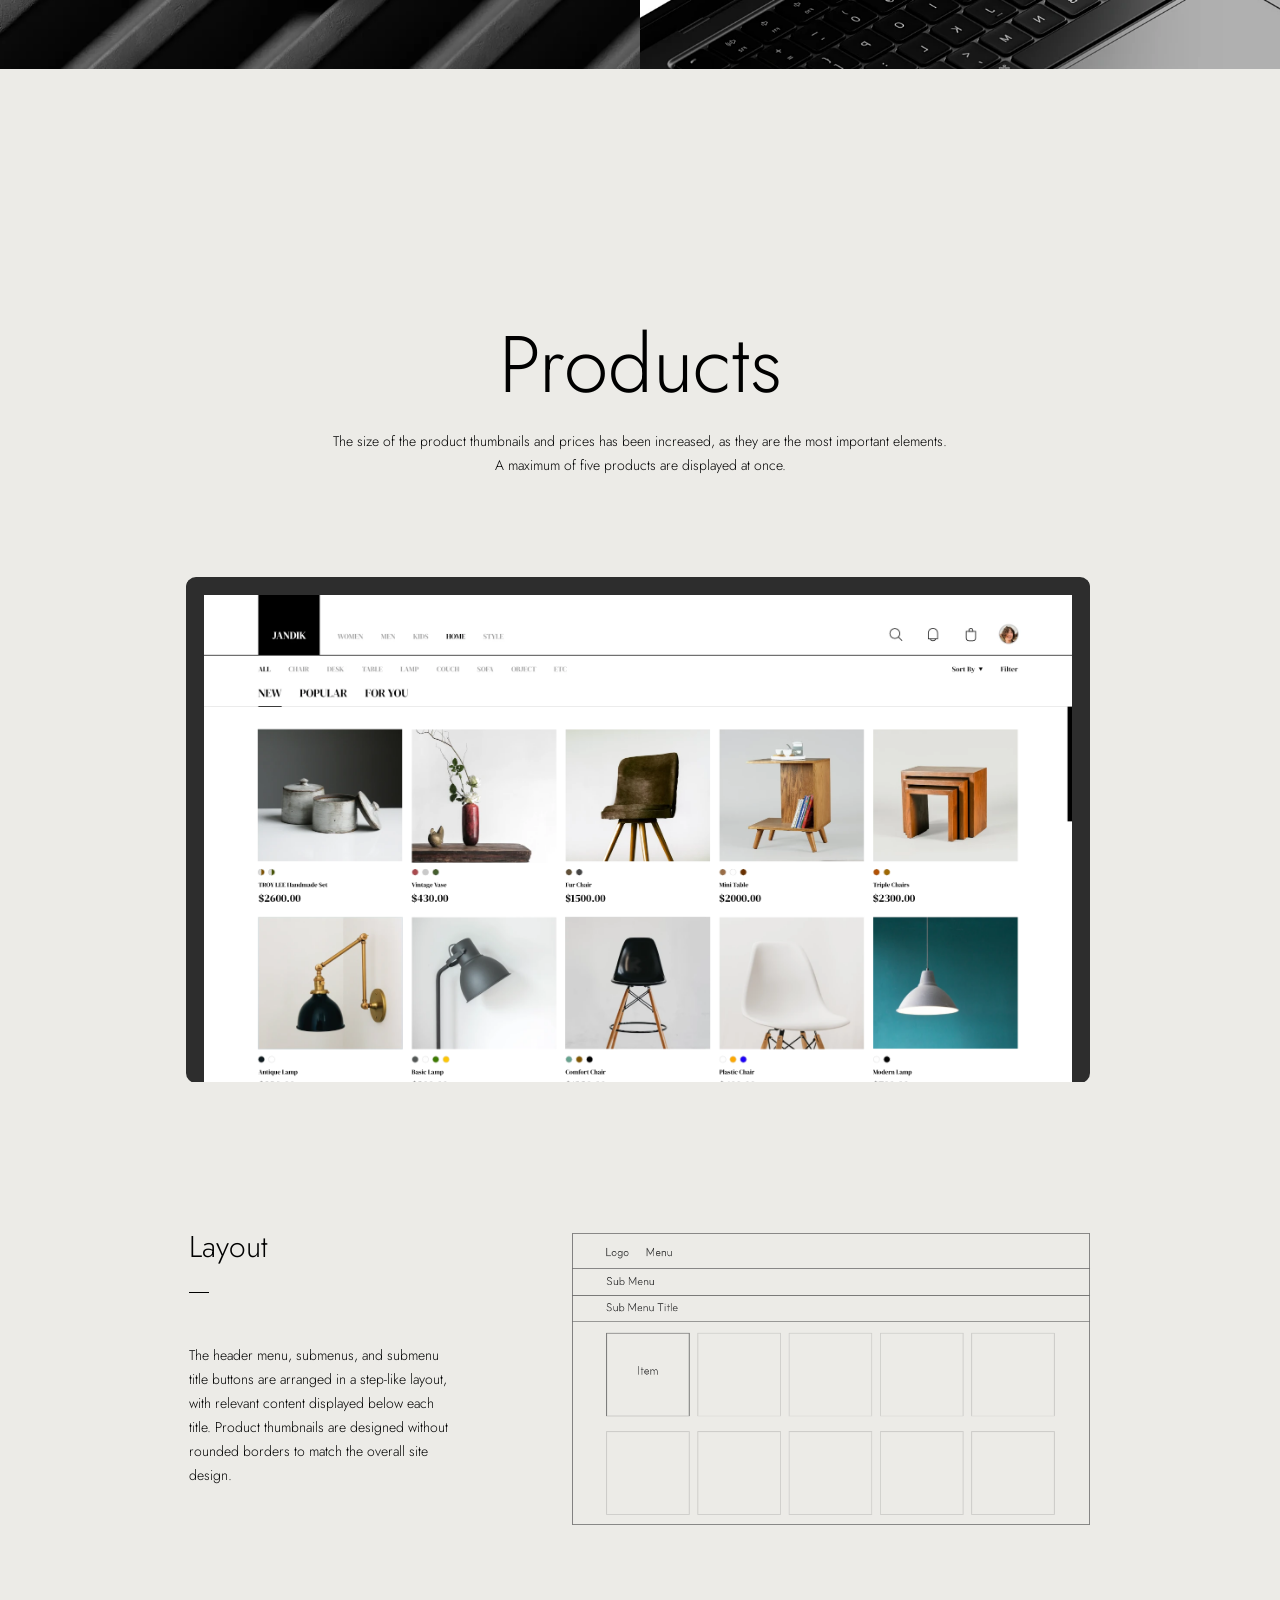
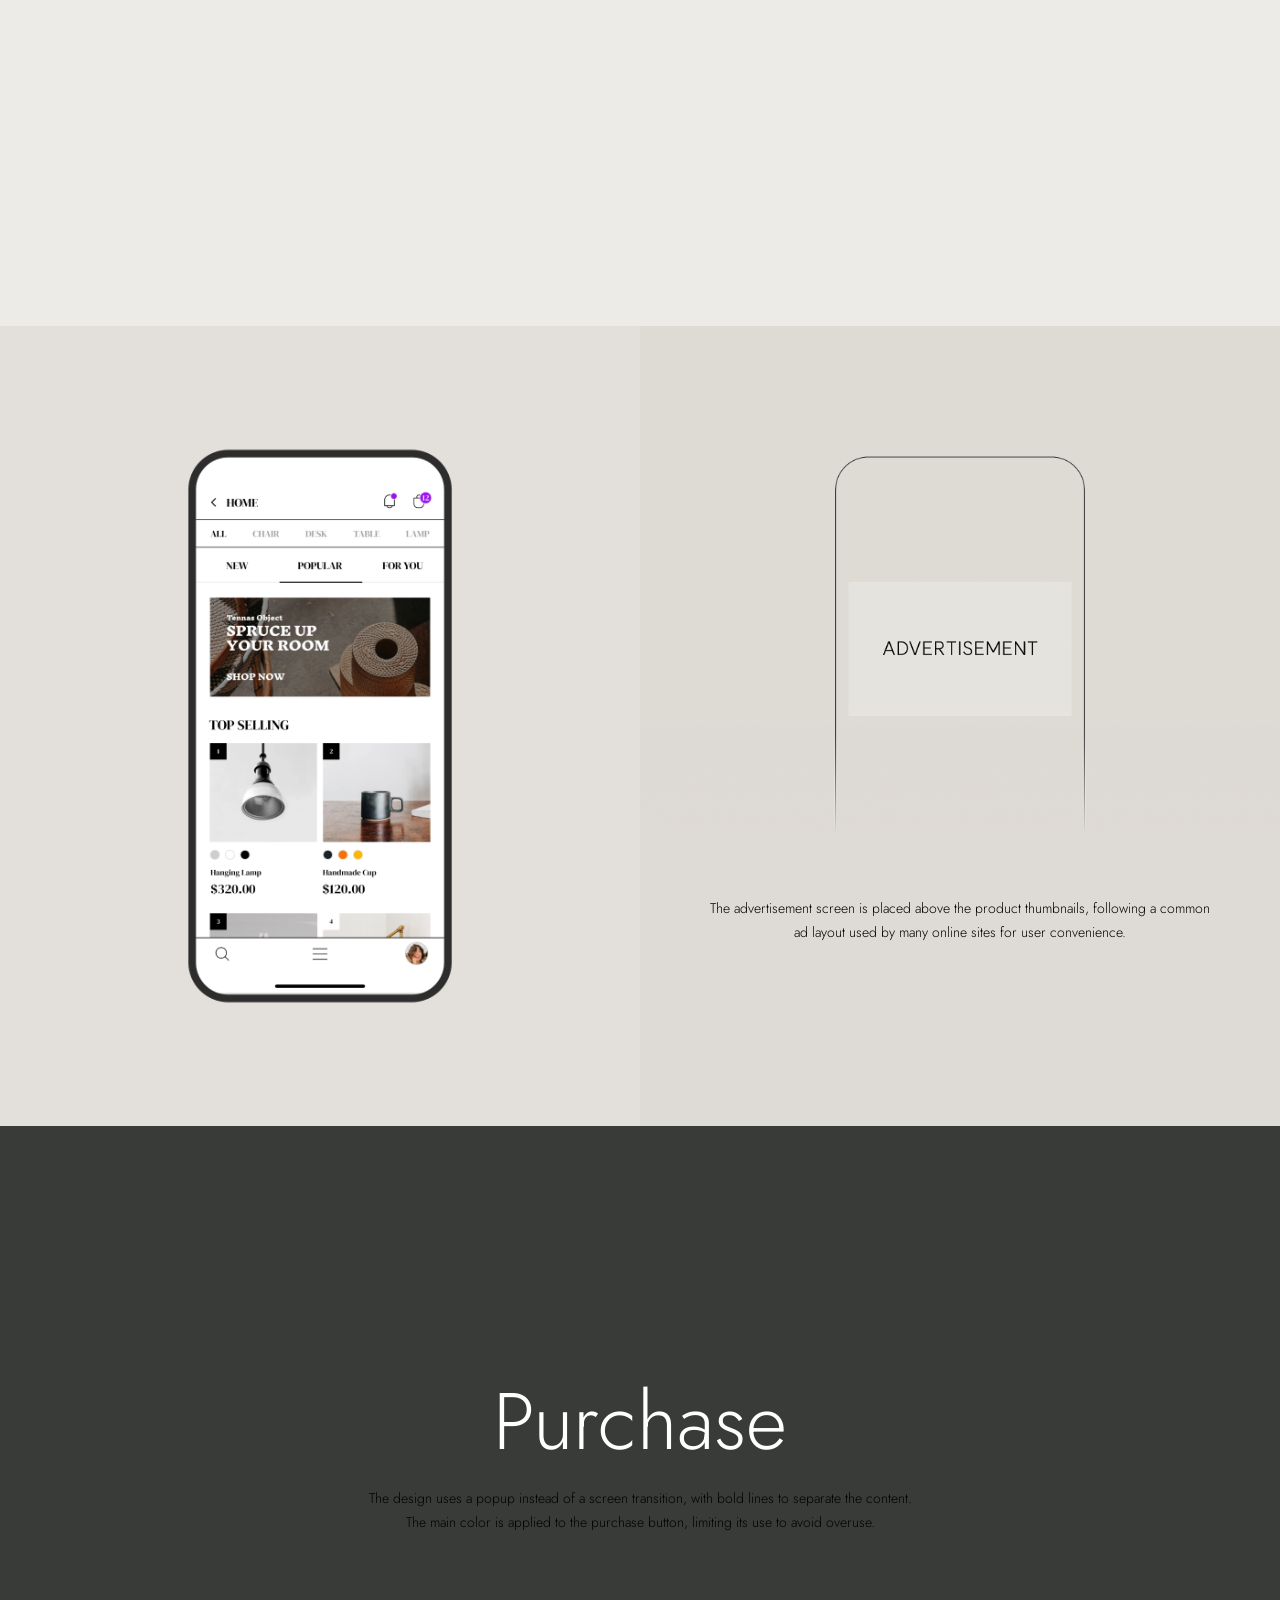
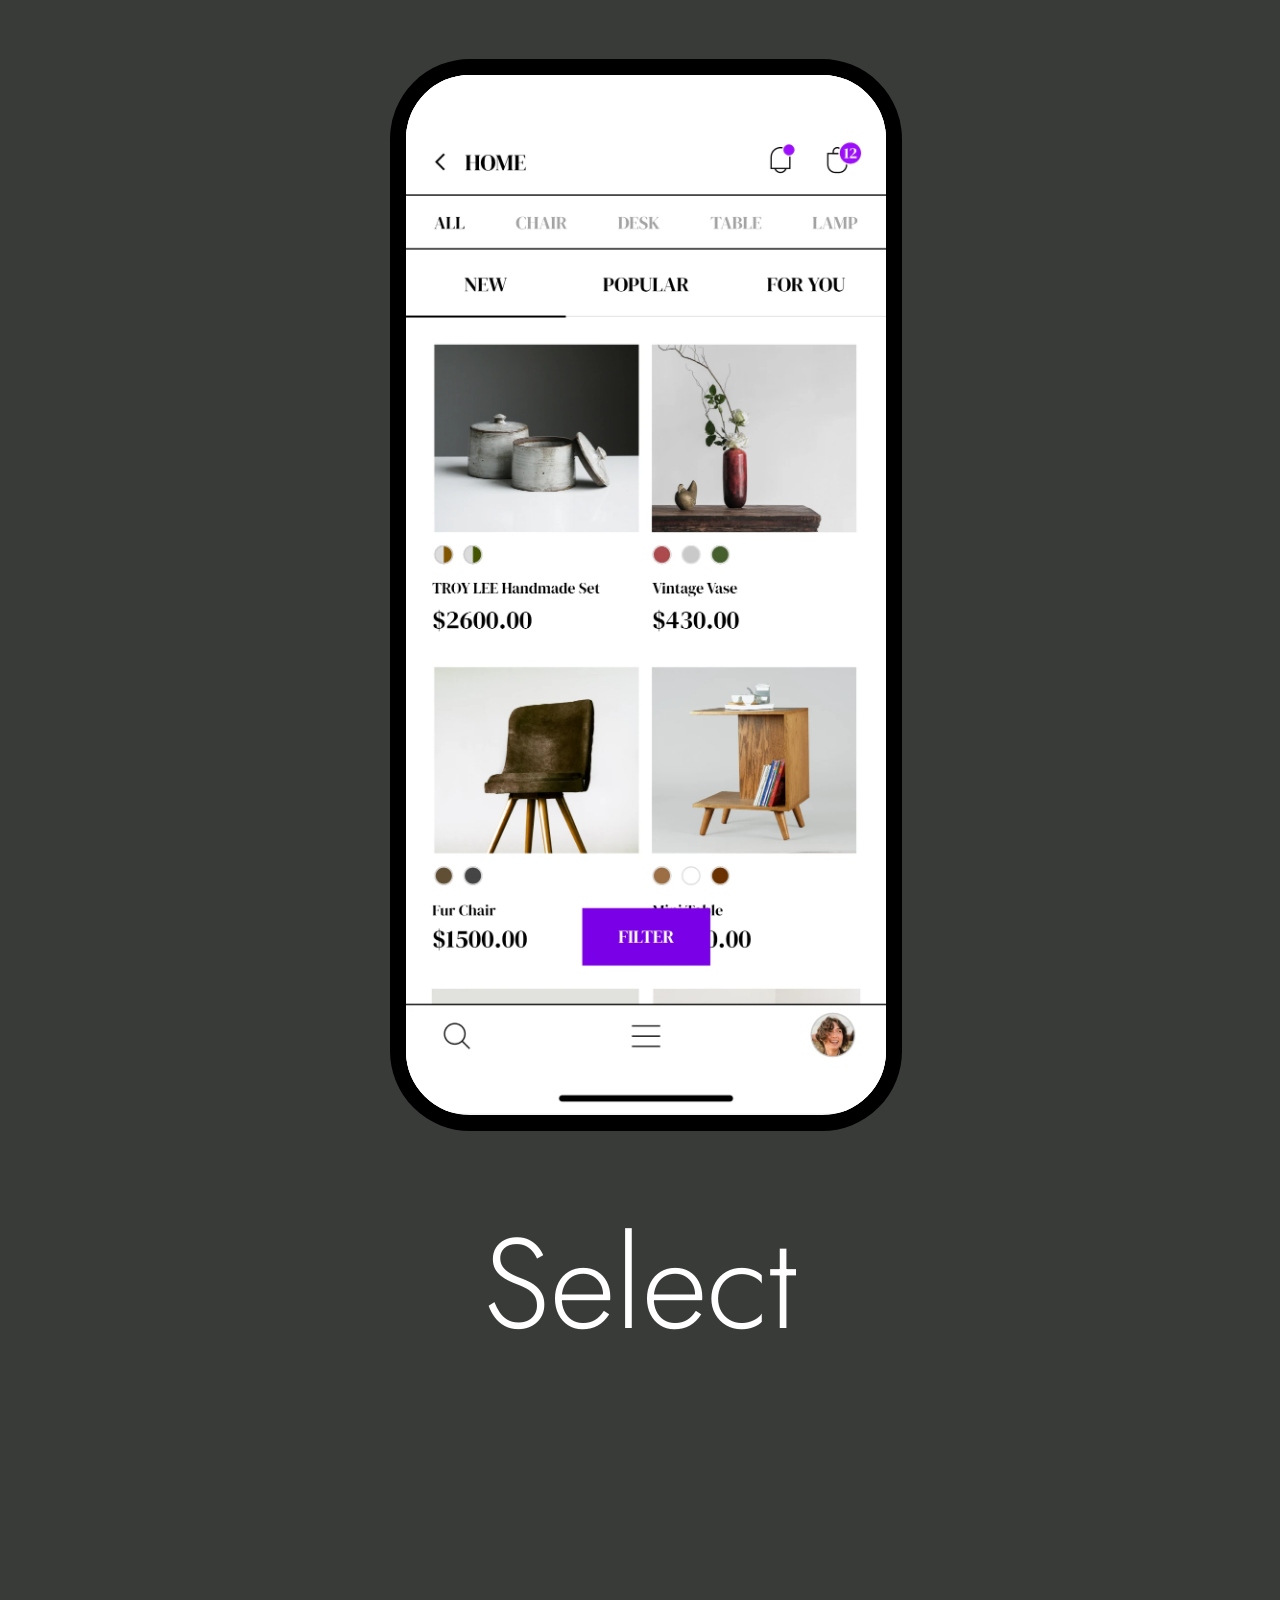
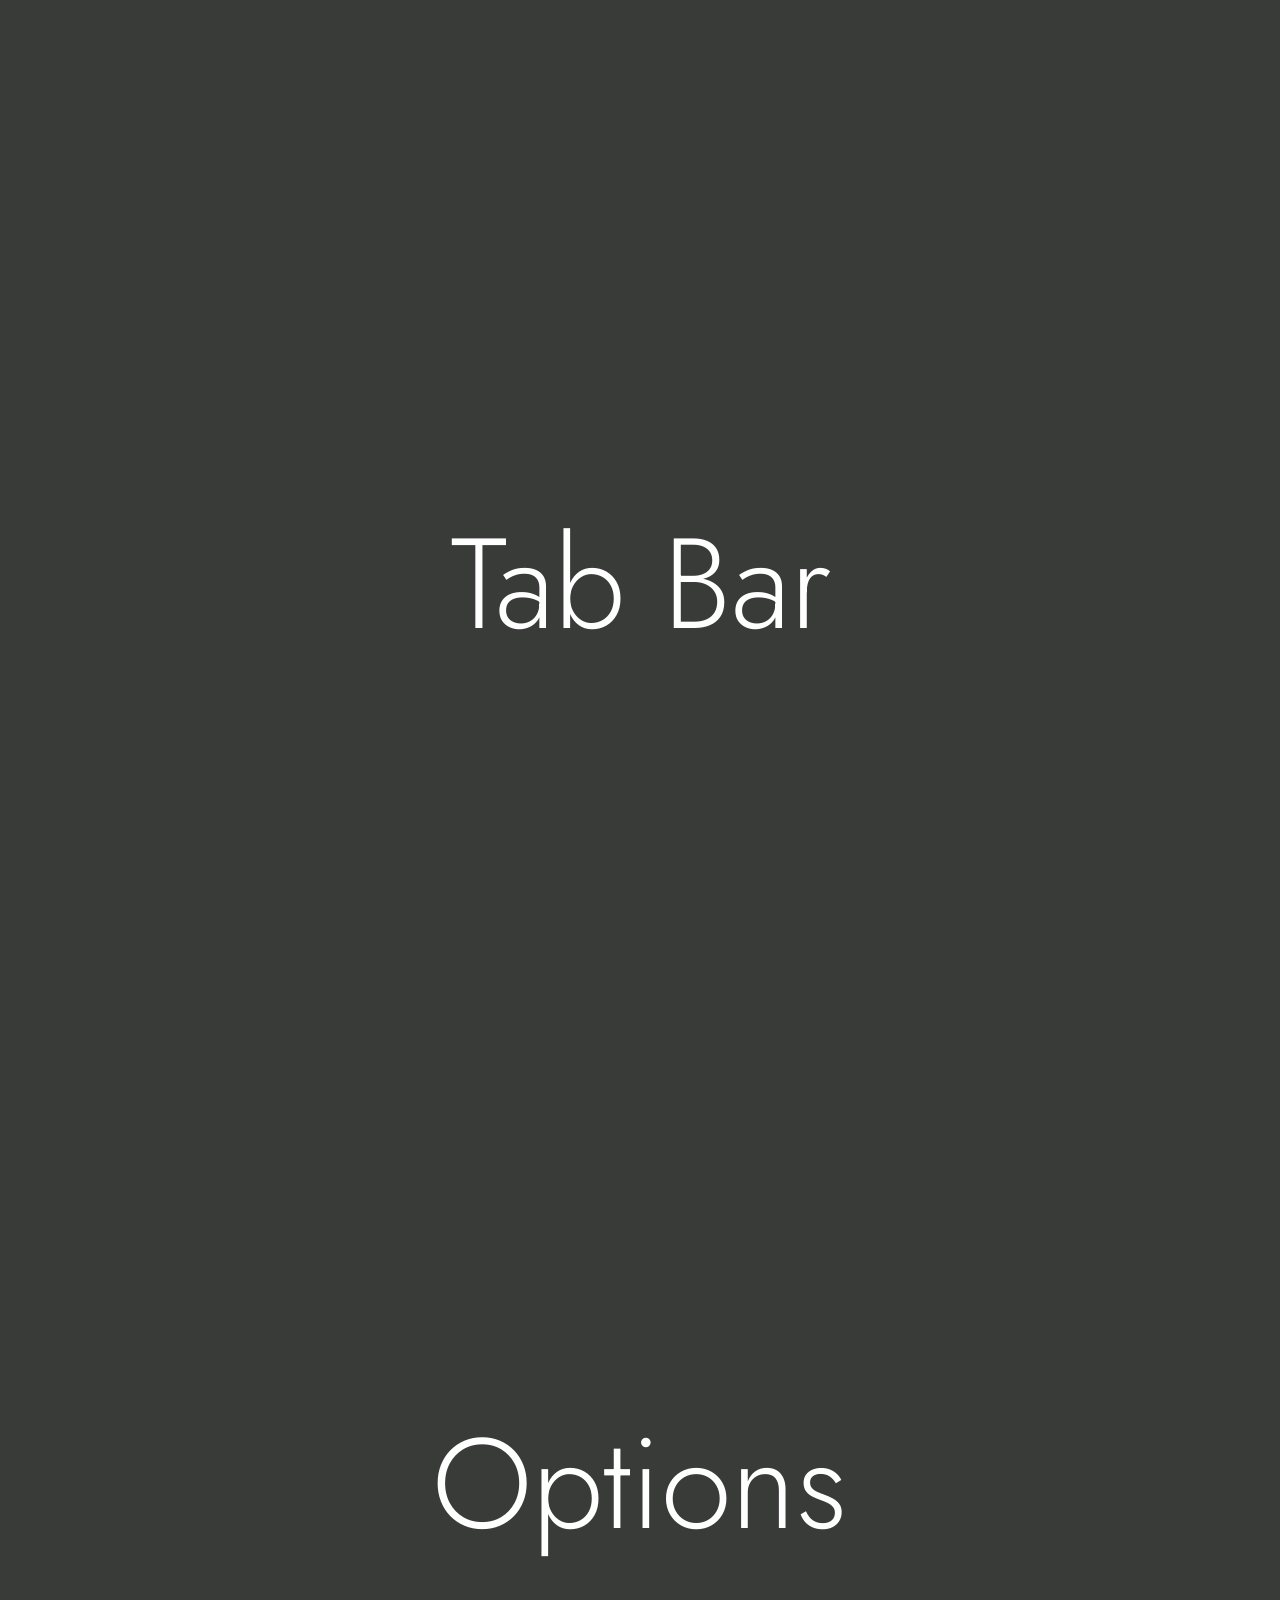
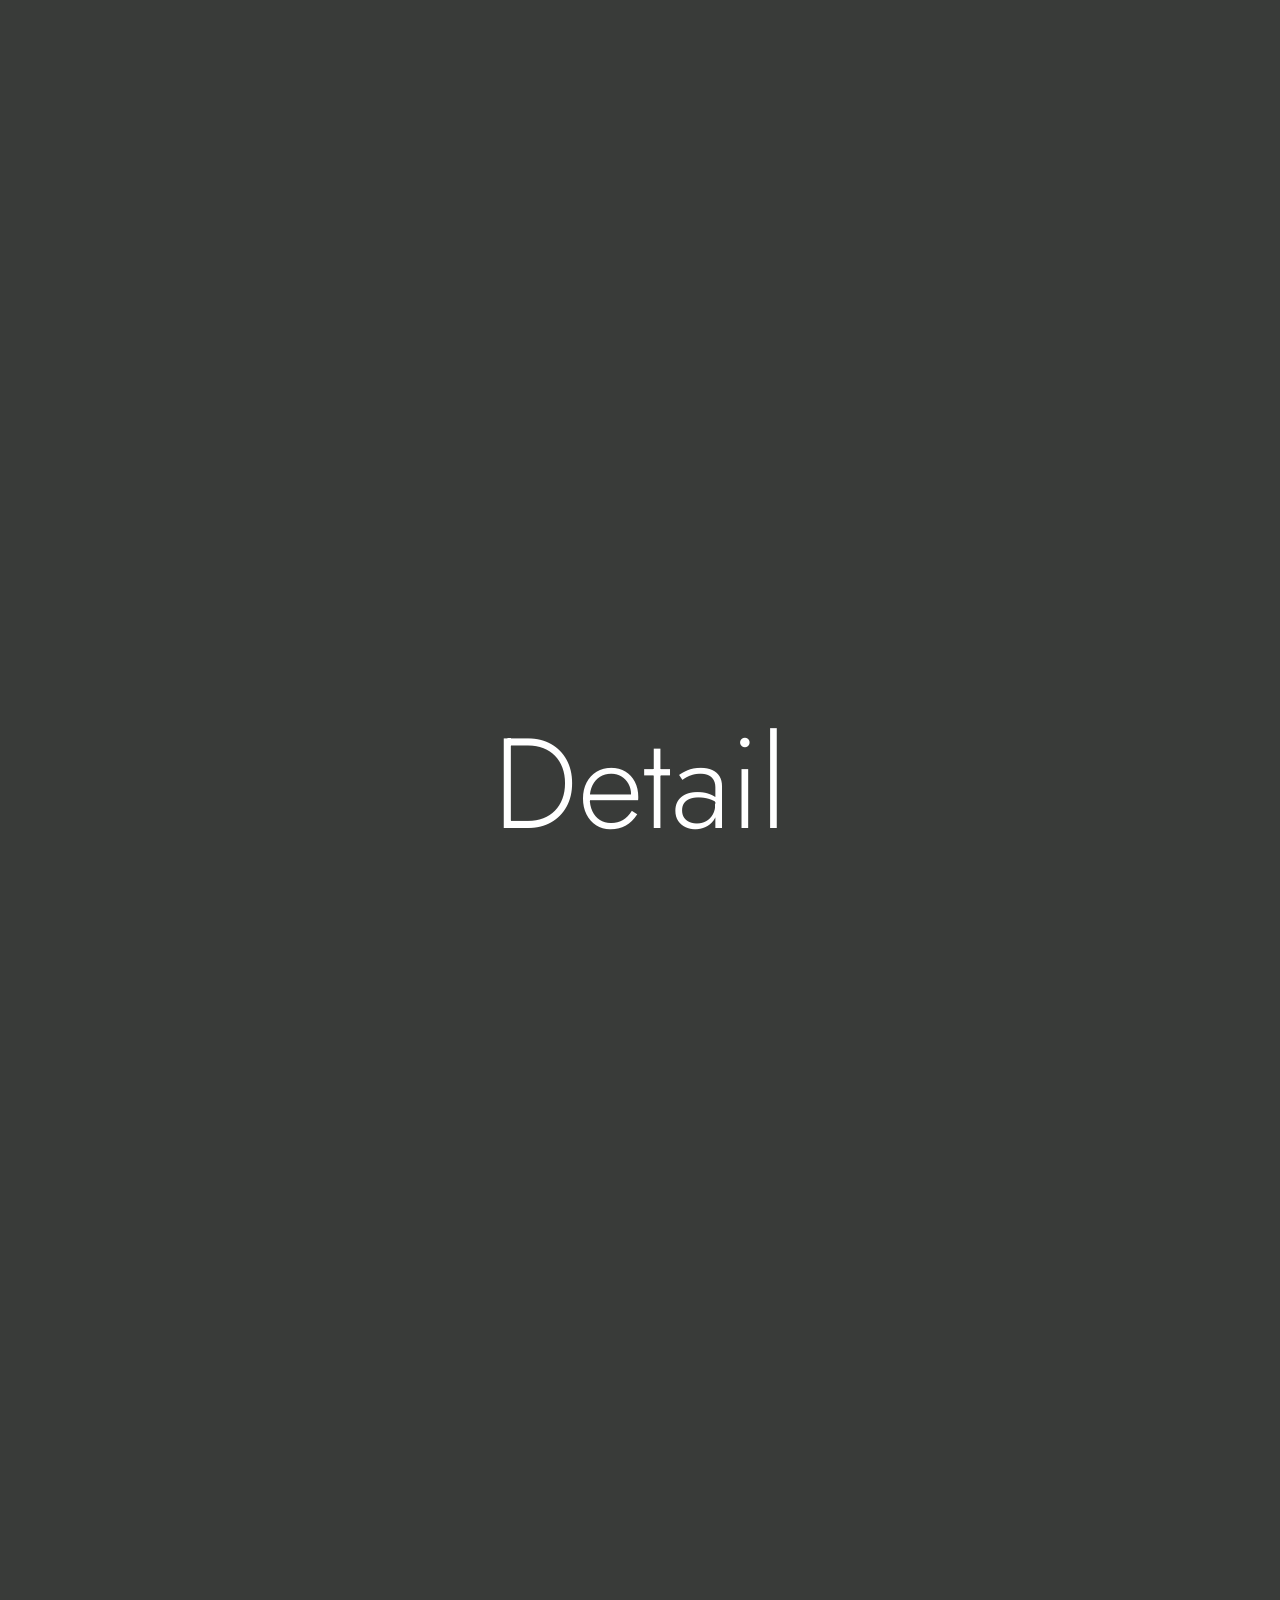
<file: en/jndk.html>
<!DOCTYPE html>
<html lang="en">
 	<head>
		<meta charset="utf-8">
		<meta name="viewport" content="width=device-width, initial-scale=1.0">
		<title>JANDIK | KROWS'MIG</title>
		<meta name="description" content="JANDIK is an online shopping platform that exclusively sells high-end products. This page serves as a case study detailing the planning and design process of JANDIK.">
		<meta name="keywords" content="JANDIK, e-commerce, high-end, front-end developer, HTML, CSS, jQuery, Web Designer, App Designer, KROWSMIG">
		<link rel="icon" href="../images/main/favicon.png">
		<link rel="stylesheet" type="text/css" href="../css/default.css">
		<link rel="stylesheet" type="text/css" href="../css/common.css">
		<link rel="stylesheet" type="text/css" href="../css/jndk.css">

		<link href="https://fonts.googleapis.com/css2?family=Jost:ital@0;1&display=swap" rel="stylesheet">
		<link href="https://fonts.googleapis.com/css2?family=Jost:ital,wght@0,500;1,500&display=swap" rel="stylesheet">
		<link href="https://fonts.googleapis.com/css2?family=Jost:ital,wght@0,600;1,600&display=swap" rel="stylesheet">
		<link href="https://fonts.googleapis.com/css2?family=Jost:ital,wght@0,300;1,300&display=swap" rel="stylesheet">


		<script src="../js/jquery.js"></script>

		<style type="text/css">
			
		</style>

		<style type="text/css">
			body, html { font-family: 'Jost', sans-serif !important; }
			.fnt_14, .img_title_div h1, .fnt_20, dd, dt, h1, h2, h3, h4, h5, li, p, span { font-weight: 300 }
			.des_div .num { font-weight: 500 }
		</style>

		<!-- Google tag (gtag.js) -->
		<script async src="https://www.googletagmanager.com/gtag/js?id=G-4524T4PMET"></script>
		<script>
		  window.dataLayer = window.dataLayer || [];
		  function gtag(){dataLayer.push(arguments);}
		  gtag('js', new Date());
		
		  gtag('config', 'G-4524T4PMET');
		</script>

	</head>
	<body class="dark">
		<div class="container">
			<div class="counter"><p>0</p></div>

			<section class="ld">
				<dis class="overlay"></dis>
			</section>
		</div>
		<!-- #wrapper -->
		<div id="wrapper">
			<!-- .main_bg -->
			<div class="main_div">

				<!-- #gnb -->
				<section id="gnb">
					<div class="top_div">
						<div class="rel_div">
							<h1><a href="../index_en.html" class="logo"><span class="img_logo">KROWS'MIG</span></a></h1>
							<div class="right">
								<a href="#" class="on">EN</a>	
								<a href="../kr/jndk.html" class="ko">한글</a>
							</div>
							<!-- .nav -->
							<div class="nav">
								<div class="burger">
									<h2>Menu</h2>
									<a href="">
										<span></span>
										<span></span>
										<span></span>
									</a>
								</div>
								<nav>
									<a href="#projects" class="">PROJECTS</a>	
									<a href="#about" class="">CONTACT</a>
								</nav>
							</div>
							<!-- .nav ends -->
							<div class="btm_line"><span></span></div>
						</div>
					</div>
				</section>
				<!-- #gnb ends -->


				<!-- #menu_div -->
				<div id="menu_div">
					<div class="menu_div">
						<ul>
							<li class="osz_li"><a href="../en/osz.html">OSAZA <span>E-Commerce Site</span></a></li>
							<li class="ltch_li"><a href="../en/ltch.html">LITCH <span>Application</span></a></li>
							<li class="hdwk_li"><a href="../en/hdwk.html">HODUWORKS <span>Application</span></a></li>
							<li class="hdhm_li"><a href="../en/hdhm.html">HODUHOME <span>Application</span></a></li>
							<li class="hddc_li"><a href="../en/hddc.html">HODUDOC <span>Application</span></a></li>
							<li class="hd_li"><a href="../en/hd.html">HODU <span>Application</span></a></li>
							<li class="hdck_li"><a href="../en/hdck.html">HODUCLICK <span>Web Version</span></a></li>
							<li class="hdck_tb_li"><a href="../en/hdck_tb.html">HODUCLICK <span>Tab Version</span></a></li>
						</ul>
						<a class="email en" href="mailto:krowsmig@gmail.com">krowsmig@gmail.com</a>
					</div>
				</div>

				<!-- #main -->
				<section id="main">
					<div class="main wd_1920">
						<div class="brdr main_bg mgn_btm_100">
							<div class="img_1 main_img brdr"></div>
							<p class="one_txt">J<span>A</span><span>N</span><span>D</span><span>I</span>K</p>
						</div>
					</div>
					<div class="quick_div wd_1920 pd_btm_160 two">
						<h1 class="fnt_30 pd_btm_40">JANDIK</h1>
						<ul class="summary_ul pd_btm_60">
							<li class="pr_li">
								<p class="title">Program</p>
								<p>
									<span class="ic ad">Affinity</span>
									<span class="ic ap">Affinity</span>
								</p>
							</li>
							<li class="yy_li">
								<p class="title">Created In</p>
								<p><span>2022</span></p>
							</li>
							<li class="in_li">
								<p class="title">Role (Involvemnet)</p>
								<p>Designer <span>(100%)</span>
								</p>
								<p>Project Manager <span>(100%)</span>
								</p>
							</li>
						</ul>
						<div class="description_div">
							<p class="first_p fnt_14">
								JANDIK is an online shopping platform that offers essential products such as clothing and furniture, carefully curated by professional designers. The site aims to ease the burdens of modern life by providing high-end products for users who are looking to invest in quality. It targets consumers seeking premium items, offering a streamlined and refined shopping experience. 
							</p>

							<p class="last_p fnt_14">
								The design combines bold lines with a contrasting simple white background to create a clean and minimalist look. Disruptive elements are minimized to ensure the focus remains solely on the products.
							</p>
						</div>
					</div>
				</section>
				<!-- #main ends -->

				<!-- #contents -->
				<div id="contents" class="">
					<!-- #target -->
					<section id="target" class="grey_bg pd_btm_160 pd_tp_160">
						<div class="target_div wd_1920">
							<div class="">
								<ul class="target_ul">
									<li class="gender_li">
										<h2 class="fnt_20">Gender</h2>
										<p class="des fnt_14">The user demographic is expected to be 64% female and 36% male, with a higher proportion of women due to the site’s nature. More users are also anticipated to come from active social media users.
										</p>
										<ul class="detail_ul">
											<li class="wd_40per">
												<h3>Woman</h3>
												<p><span class="color_span bk_1">64%</span></p>
											</li>
											<li class="wd_60per">
												<h3>Man</h3>
												<p><span class="color_span bk_5">36%</span></p>
											</li>
										</ul>
									</li>
									<li class="age_li pd_tp_100">
										<h2 class="fnt_20">Age</h2>
										<p class="des fnt_14">The user age breakdown is 23% in their 20s, 35% in their 30s, 21% in their 40s, 14% in their 50s, and 8% in their 60s, with the highest percentage expected from users in their 30s due to financial flexibility.
										</p>
										<ul class="detail_ul">
											<li class="li_1">
												<h3>20s</h3>
												<p><span class="color_span bk_1"> 23%</span></p>
											</li>
											<li class="li_2">
												<h3>30s</h3>
												<p><span class="color_span bk_2">34%</span></p>
											</li>
											<li class="li_3">
												<h3>40s</h3>
												<p><span class="color_span bk_3">21%</span></p>
											</li>
											<li class="li_4">
												<h3>50s</h3>
												<p><span class="color_span bk_4">14%</span></p>
											</li>
											<li class="li_5">
												<h3>60s</h3>
												<p><span class="color_span bk_5">8%</span></p>
											</li>
										</ul>
									</li>
								</ul>
								<div class="fnt_div">
									<h2 class="fnt_20 ">Font</h2>
									<p class="des fnt_14">DM Serif Display is the perfect font for the site's theme, adding a bold yet elegant touch. It serves as the essential "spice" in the overall simple design, enhancing the site's sophistication.
										</p>
									<div class="fnt_img">
										<p class="title fnt_20">DM Serif Display</p>
										<p class="detail">
											Aa
										</p>
									</div>
								</div>
							</div>
						</div>
					</section>
					<!-- #target ends -->

					<!-- #img_title -->
					<section id="img_title_1" class="wd_full">
						<div class="img_title_div">
							<div class="pd_tp_bm_300">
								<h1 class="fnt_50">Main</h1>
								<p class="des fnt_14">The overall design flow is established by using promotional images of high-end products. <span class="break_line"></span>
									On the main content section, the left side features product details, while the right side showcases product images.</p>
								<div class="scroll_div">
									<p class="img_title_1">
										<span class="frame_span"></span>
										<span class="first first_1"></span>
										<span class="first first_2"></span>
										<span class="first first_3"></span>
										<span class="second second_1"></span>
										<span class="second second_2"></span>
										<span class="second second_3"></span>
										<span class="third third_1"></span>
										<span class="third third_2"></span>
										<span class="third third_3"></span>
									</p>
								</div>
								<div class="layout_div">
									<ul>
										<li class="li_1">
											<h2 class="fnt_30">Layout</h2>
											<span class="line"></span>
											<p class="fnt_14">The header features the logo and main menu, while the main content layout has product details on the left and brand-related submenus and product images on the right. The footer includes subscription and customer service (CS) sections. The header and footer are consistent across all screens.
											</p>
										</li>
										<li class="li_2">Main Layout Image</li>
									</ul>
								</div>
							</div>
							<ul class="title_ul">
								<li class="li_1 lazy_img lazy_css">Main app image</li>
								<li class="li_2 grey_bg_1 lazy_img lazy_css">Main web image</li>
							</ul>
						</div>
					</section>
					<!-- #img_title ends -->

					<!-- #img_title_2 -->
					<section id="img_title_2" class="wd_full grey_bg_2">
						<div class="img_title_div">
							<div class="pd_tp_bm_300">
								<h1 class="fnt_50">Products</h1>
								<p class="des fnt_14">The size of the product thumbnails and prices has been increased, as they are the most important elements. <span class="break_line"></span>
									 A maximum of five products are displayed at once.</p>
								<div class="scroll_div">
									<p class="img_title_1 img_title_2 lazy_img lazy_css">
										<span class="frame_span"></span>
										<span class="four four_1"></span>
										<span class="four four_2"></span>
										<span class="five five_1"></span>
										<span class="five five_2"></span>
										<span class="six six_1"></span>
										<span class="six six_2"></span>
										<span class="ic_pointer"></span>
										<span class="ic_pointer ic_pointer_2"></span>
									</p>
								</div>
								<div class="layout_div">
									<ul>
										<li class="li_1">
											<h2 class="fnt_30">Layout</h2>
											<span class="line"></span>
											<p class="fnt_14">
												The header menu, submenus, and submenu title buttons are arranged in a step-like layout, with relevant content displayed below each title. Product thumbnails are designed without rounded borders to match the overall site design.
											</p>
										</li>
										<li class="li_2 lazy_img lazy_css">Product Image</li>
									</ul>
								</div>
							</div>
							<ul class="title_ul">
								<li class="li_1 grey_bg_3 lazy_img lazy_css">Home app iamge</li>
								<li class="li_2 grey_bg_4 lazy_img lazy_css">advertisemnet app layout iamge
									<p class="fnt_14">
										The advertisement screen is placed above the product thumbnails, following a common ad layout used by many online sites for user convenience.
									</p>
								</li>
							</ul>
						</div>
					</section>
					<!-- #img_title_2 ends -->


					<!-- #img_title_3 -->
					<section id="img_title_3" class="grey_bg_5">
						<div class="img_title_div">
							<div class="pd_tp_bm_300">
								<h1 class="fnt_50">Purchase</h1>
								<p class="des fnt_14">The design uses a popup instead of a screen transition, with bold lines to separate the content. <span class="break_line"></span>
									The main color is applied to the purchase button, limiting its use to avoid overuse.</p>
								<div class="img_title_3_scroll">
									<div class="scroll_div_3">
										<div class="for_fixed">
											<div class="pos_rel">
												<div class="pos_ab">
													<p class="mob_img">
														<em class="one"></em>
														<em class="two"></em>
														<em class="three"></em>
														<span class="mob_img_1"></span>
														<span class="mob_top"></span>
														<span class="mob_btm"></span>
														<span class="mob_btm mob_btm_1"></span>
														<!-- <span class="back"></span> -->
													</p>
												</div>
											</div>
										</div>
										<div class="extra">
											<span class="ext_0"></span>
											<span class="ext_1">Select</span>
											<span class="ext_2">Tab Bar</span>
											<span class="ext_3">Options</span>
											<span class="ext_4">Detail</span>
										</div>
									</div>
								</div>

								<!-- <div class="layout_div">
									<p class="fnt_14">
										The image shows the layout for both the app and web versions, with numbered sections (1, 2, 3) indicating how specific content is arranged.
									</p>
								</div> -->
							</div>
							<ul class="title_ul">
								<li class="li_1 grey_bg_6 lazy_img lazy_css">purchase web image</li>
								<li class="li_2 grey_bg_7 lazy_img lazy_css">purchase detail image</li>
							</ul>
						</div>

						<div class="content_div pd_tp_bm_300">
							<h2 class="fnt_30">Ordering</h2>
							<p class="des fnt_14">
								The wide screen is divided into three sections: Selected product > Recipient > Payment method & Refund/Returns > Total amount and purchase button.
							</p>
							<div class="scroll_div">
								<p class="img lazy_img lazy_css">
									purchase detail image
								</p>
							</div>
						</div>
					</section>
					<!-- #img_title_3 ends -->
					

					<!-- #img_title_4 -->
					<section id="img_title_4" class="">
						<div class="img_title_div">
							<div class="pd_tp_bm_300">
								<h1 class="fnt_50">Order Detail</h1>
								<p class="des fnt_14">The web version is divided into three sections, with Order Year > Order Details > Shipping Status. <span class="break_line"></span>
									This layout allows users to view order details without excessive scrolling or screen transitions, ensuring a seamless experience.</p>
								<div class="scroll_div">
									<p class="img_title_1 img_title_4 lazy_img lazy_css">image of a web version of calendar </p>
								</div>
							</div>
							<div class="layout_div des_div">
								<h2 class="fnt_20">Order</h2>
								<span class="line"></span>
								<div class="content_div">
									<ul>
										<li>
											<span class="num">1</span>
											<p class="title fnt_16">Detail of Your Order</p>
											<p class="des fnt_14">
												To prevent content from becoming too lengthy, it is divided into sections, with detailed information accessible through the right arrow button.
											</p>
										</li>
										<li>
											<span class="num">2</span>
											<p class="title fnt_16">Shpping Status</p>
											<p class="des fnt_14">
												
												The shipping status is visualized with images, and color coding is used to indicate the current status, enhancing user convenience.
											</p>
										</li>
									</ul>
								</div>
							</div>
							<ul class="title_ul">
								<li class="li_1 grey_bg_6 lazy_img lazy_css">objects image</li>
								<li class="li_2 grey_bg_7 lazy_img lazy_css">order web image</li>
							</ul>
						</div>
						<div class="content_div grey_bg_8 pd_tp_bm_300">
							<div class="layout_div des_div">
								<h2 class="fnt_20">Cart</h2>
								<span class="line"></span>
								<ul>
									<li>
										<span class="num">1</span>
										<p class="title fnt_16">Saved</p>
										<p class="des fnt_14">
											This menu displays saved items, allowing users to delete or purchase multiple products at once using checkboxes.
										</p>
									</li>
									<li>
										<span class="num">2</span>
										<p class="title fnt_16">Items you viewed</p>
										<p class="des fnt_14">
											
											This screen shows recently viewed products, displaying up to 60 items. Unlike other sites, a tabbed layout within the cart has been designed for easier navigation.
										</p>
									</li>
									<li>
										<span class="num">3</span>
										<p class="title fnt_16">Contents</p>
										<p class="des fnt_14">
											The checkboxes are designed without rounded borders to match the overall site theme, and the saved products are displayed in a list along with the necessary information.
										</p>
									</li>
								</ul>
							</div>
							<p class="img lazy_img lazy_css">
								image of order detail
							</p>
						</div>
					</section>
					<!-- #img_title_4 ends -->

					<section id="section_5" class="wd_full">
						<p class="last_img lazy_img lazy_css">image of pages</p>
					</section>

				</div>
				<!-- #contents ends -->

				<!-- .top_btn -->
				<div class="top_div">
					<a href="#wrapper" class="top_btn top_btn_f">Back to the top</a>
				</div>
				<!-- .top_btn ends -->


				<!-- #footer -->
				<section id="footer" class="wd_1920 pd_btm_160 pd_tp_60">
					<p class="eng_ft">© 2025 KROWS'MIG</p>
				</section>
				<!-- #footer ends -->
			</div>

			<!-- .main_bg ends -->
		</div>
		<!-- #wrapper ends-->

		
		<script src="../js/gsap.min.js"></script>
		<script src="../js/ScrollTrigger.min.js"></script>
		<script src="../js/sub_script.js"></script>
		<script src="../js/jndk_script.js"></script>

	</body>
</html>
</file>
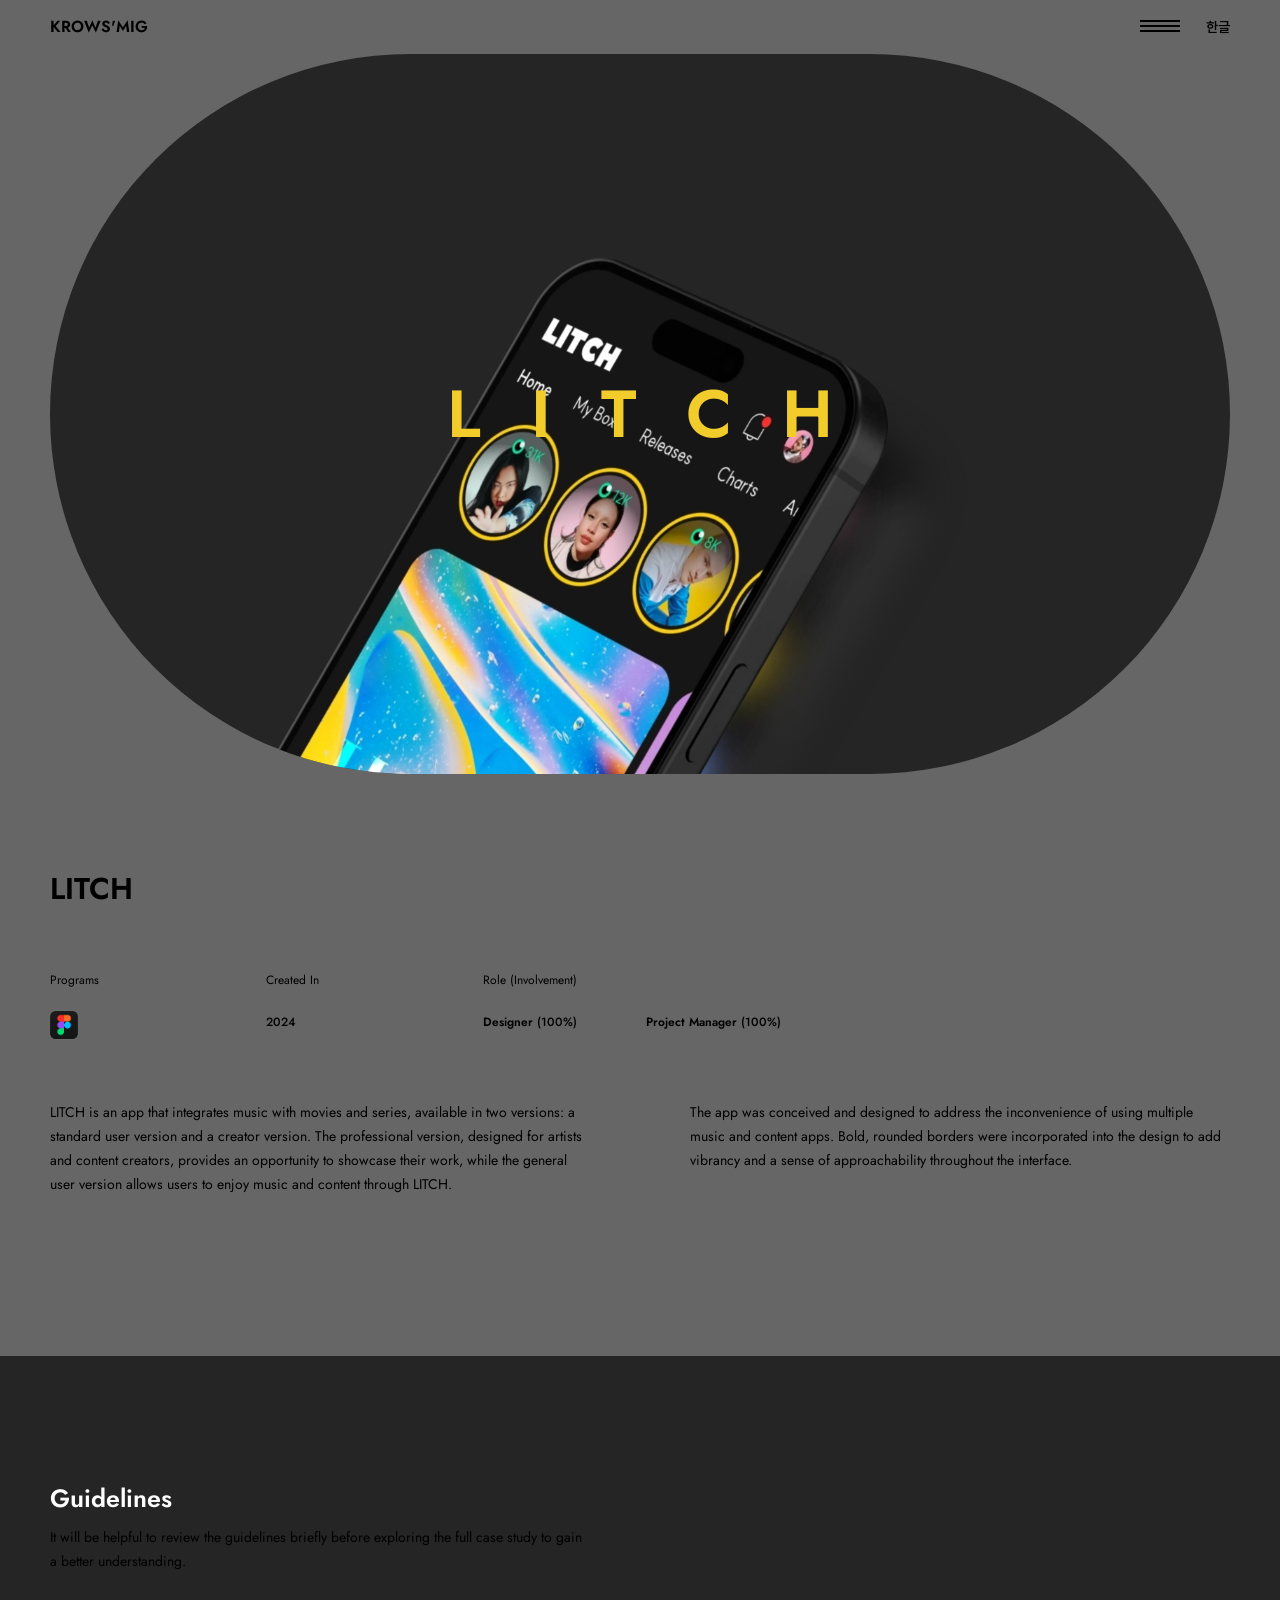
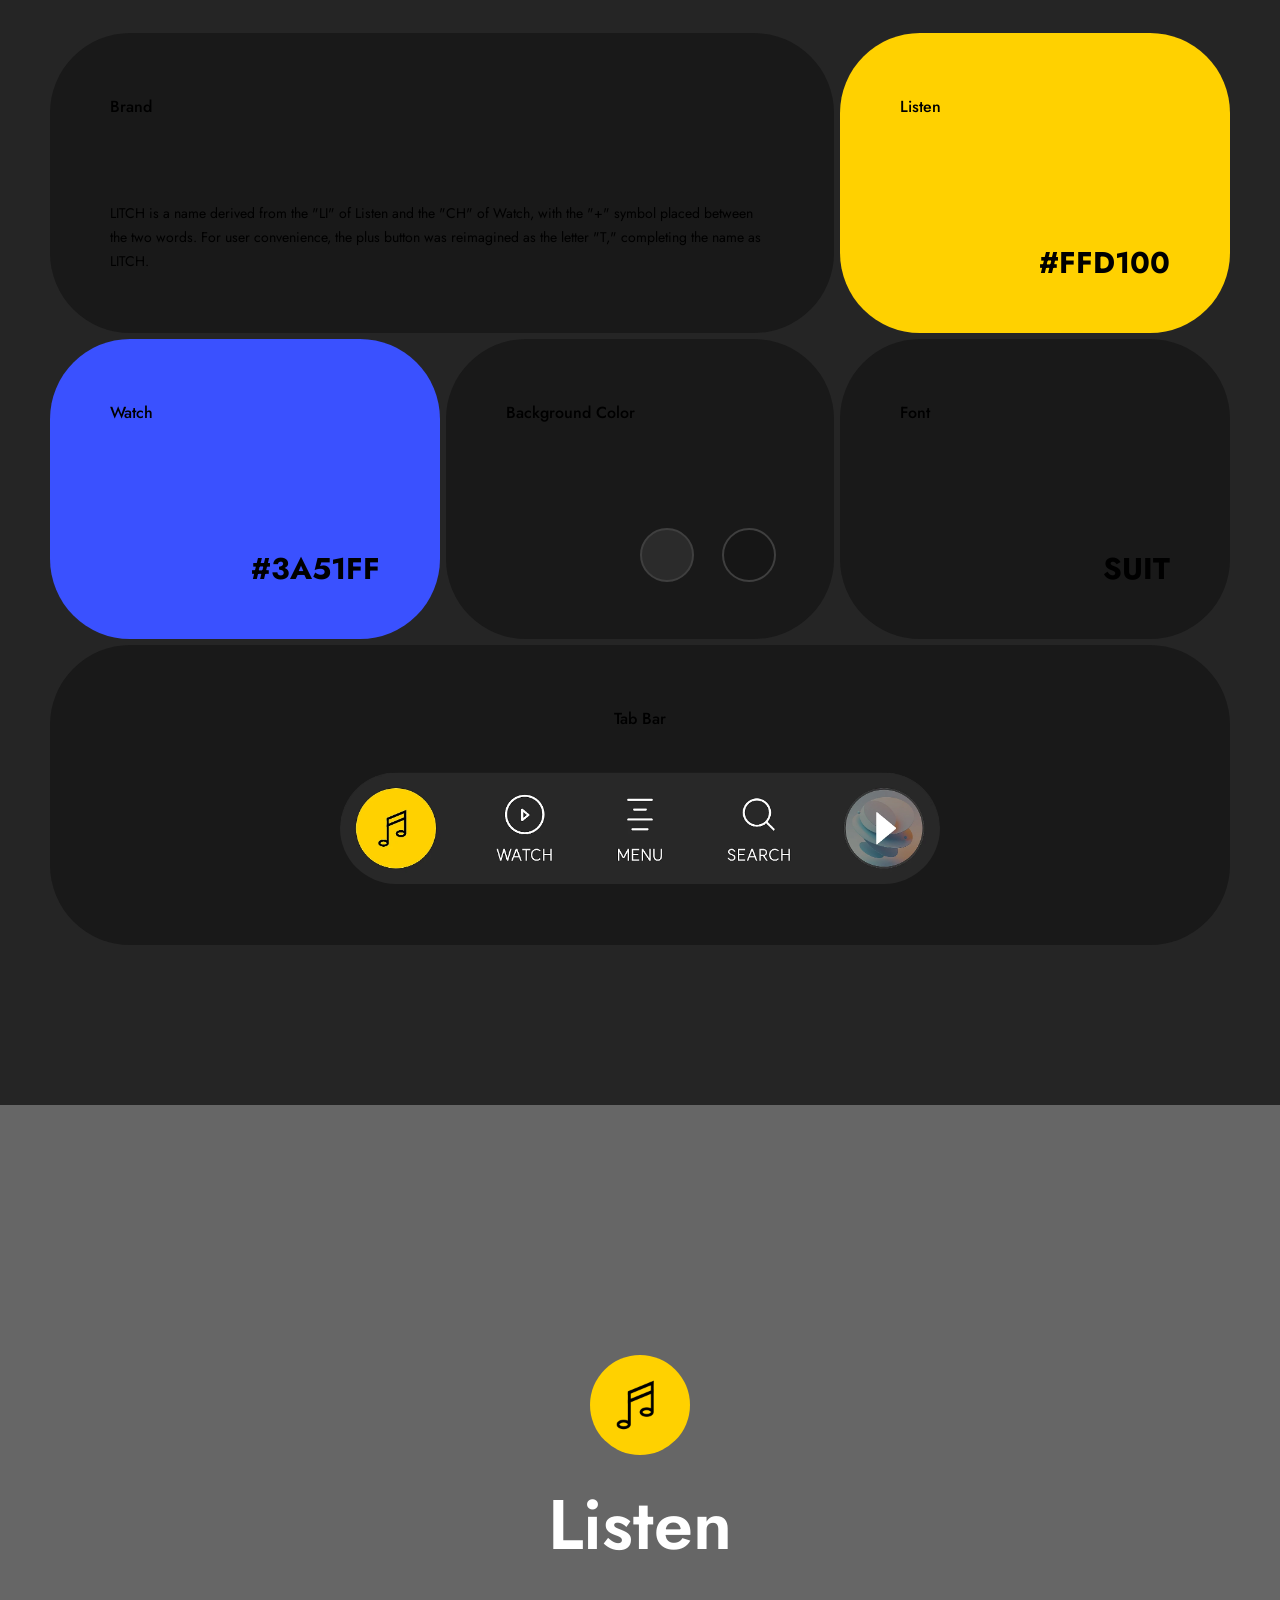
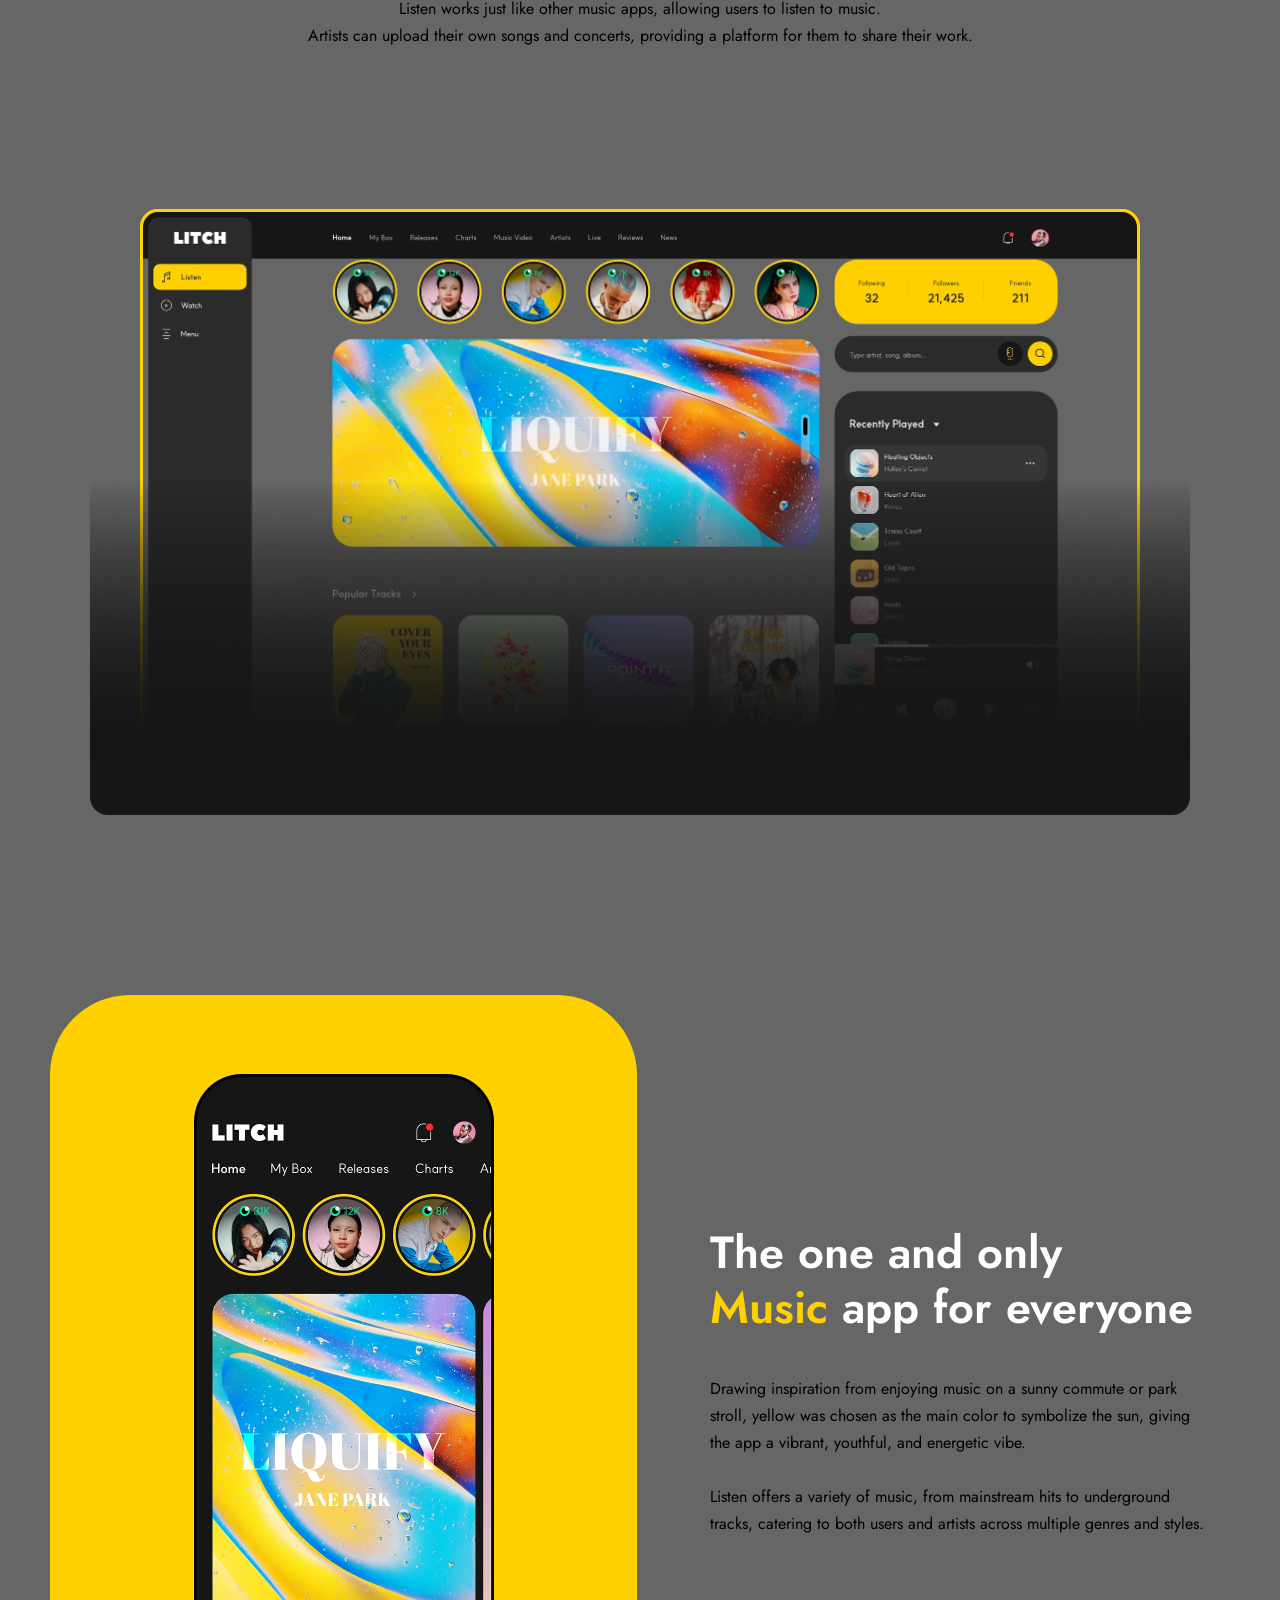
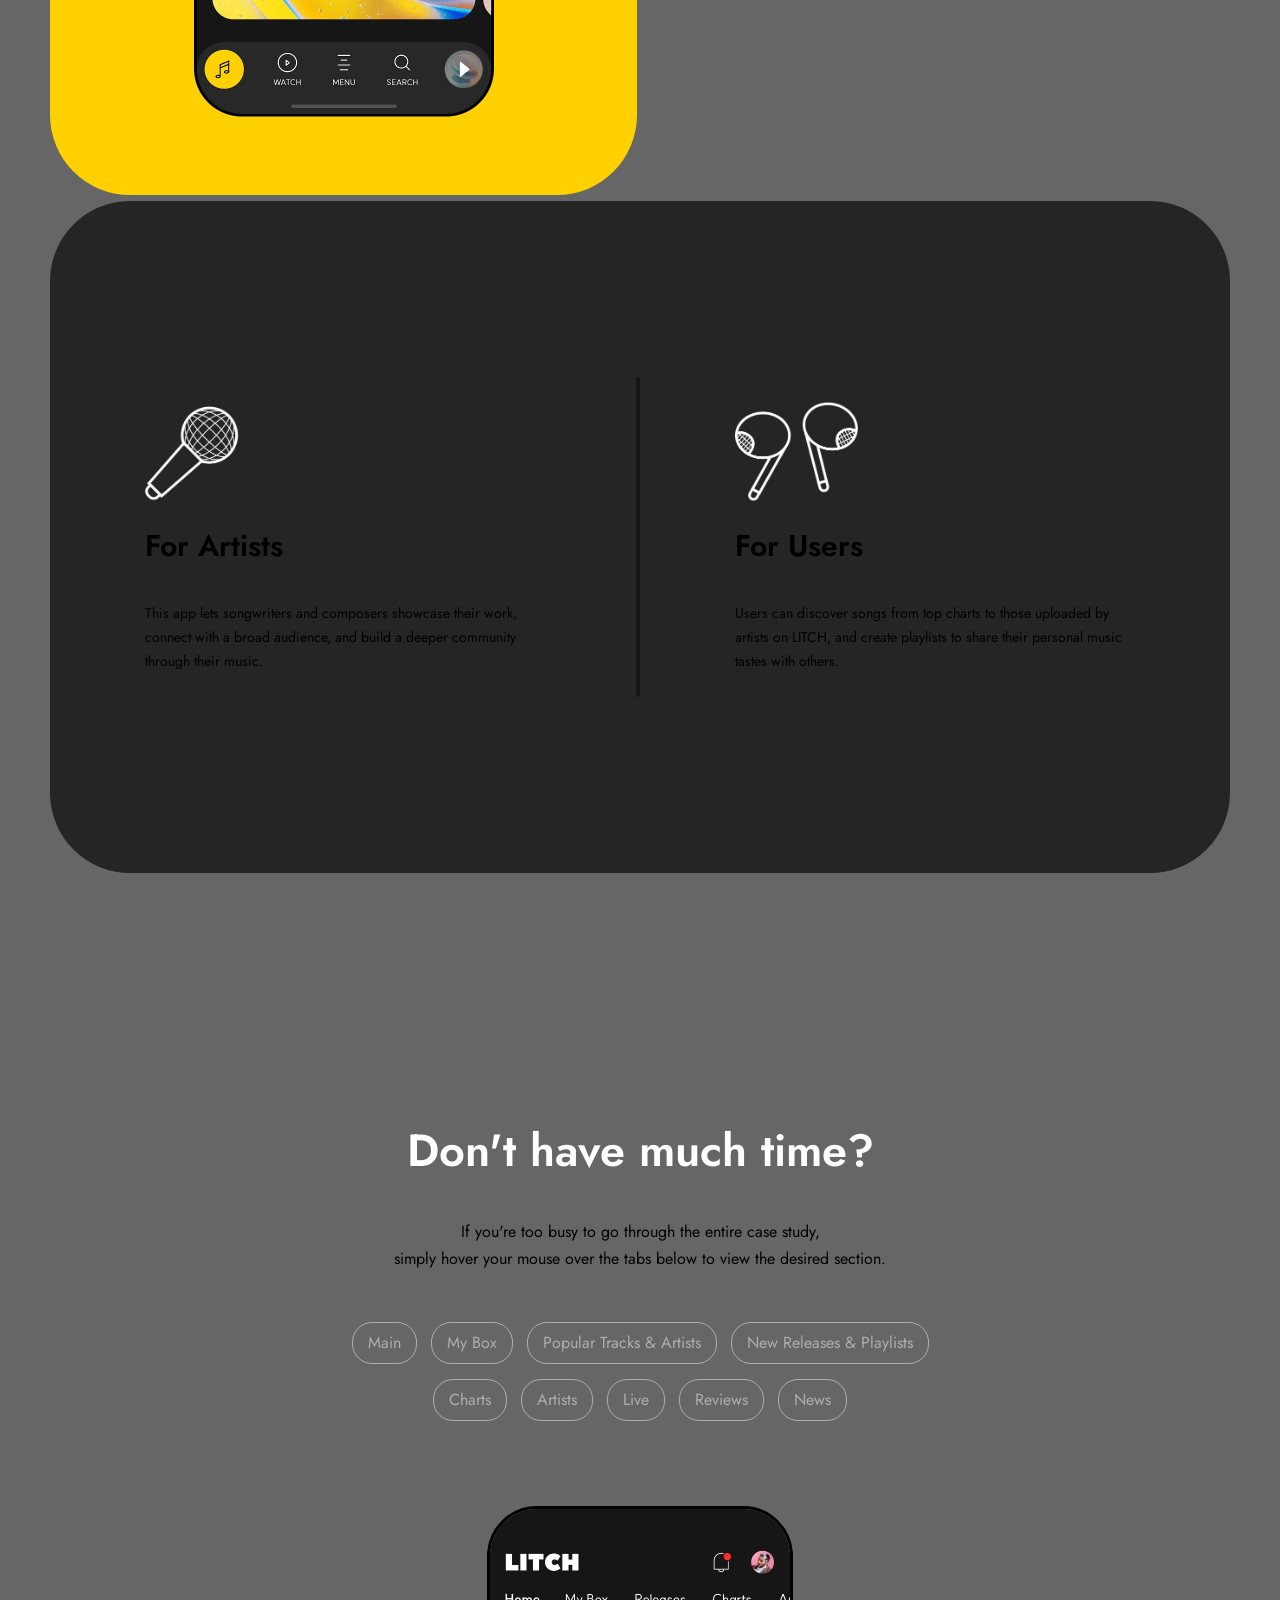
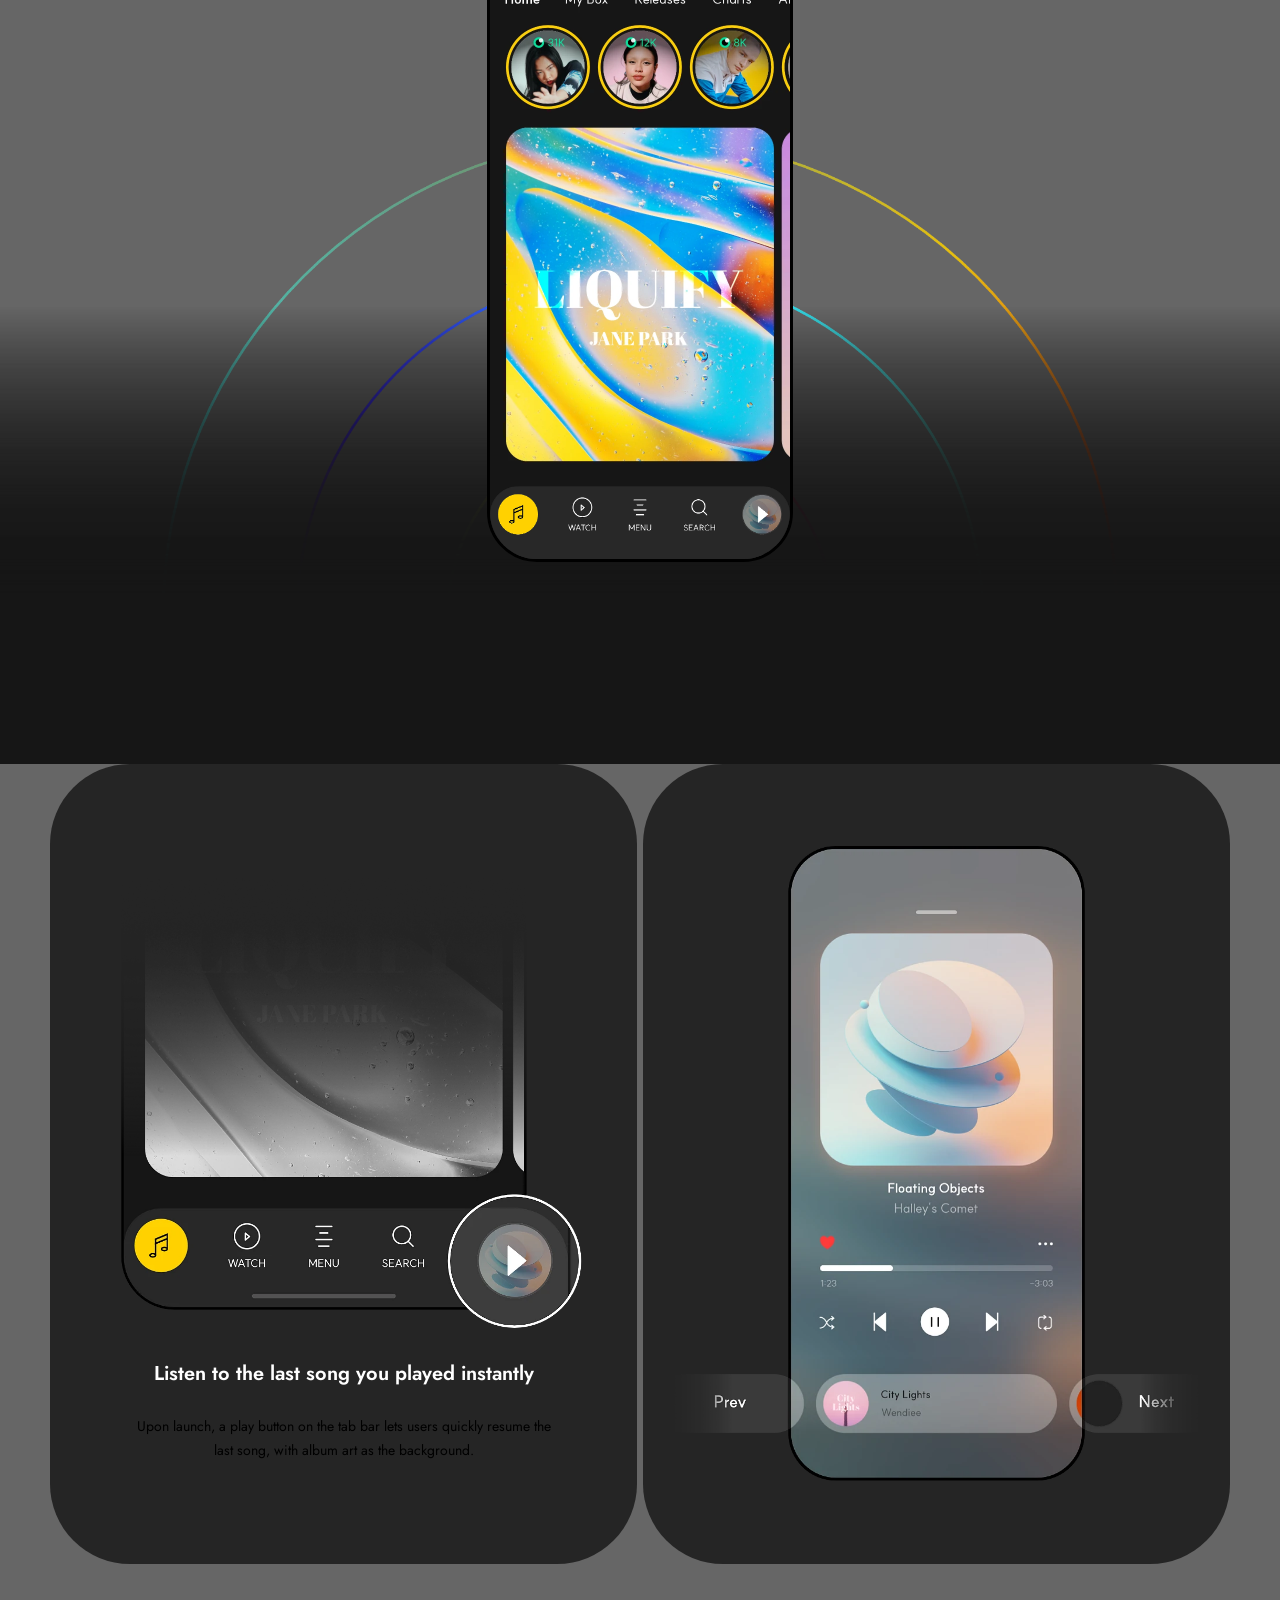
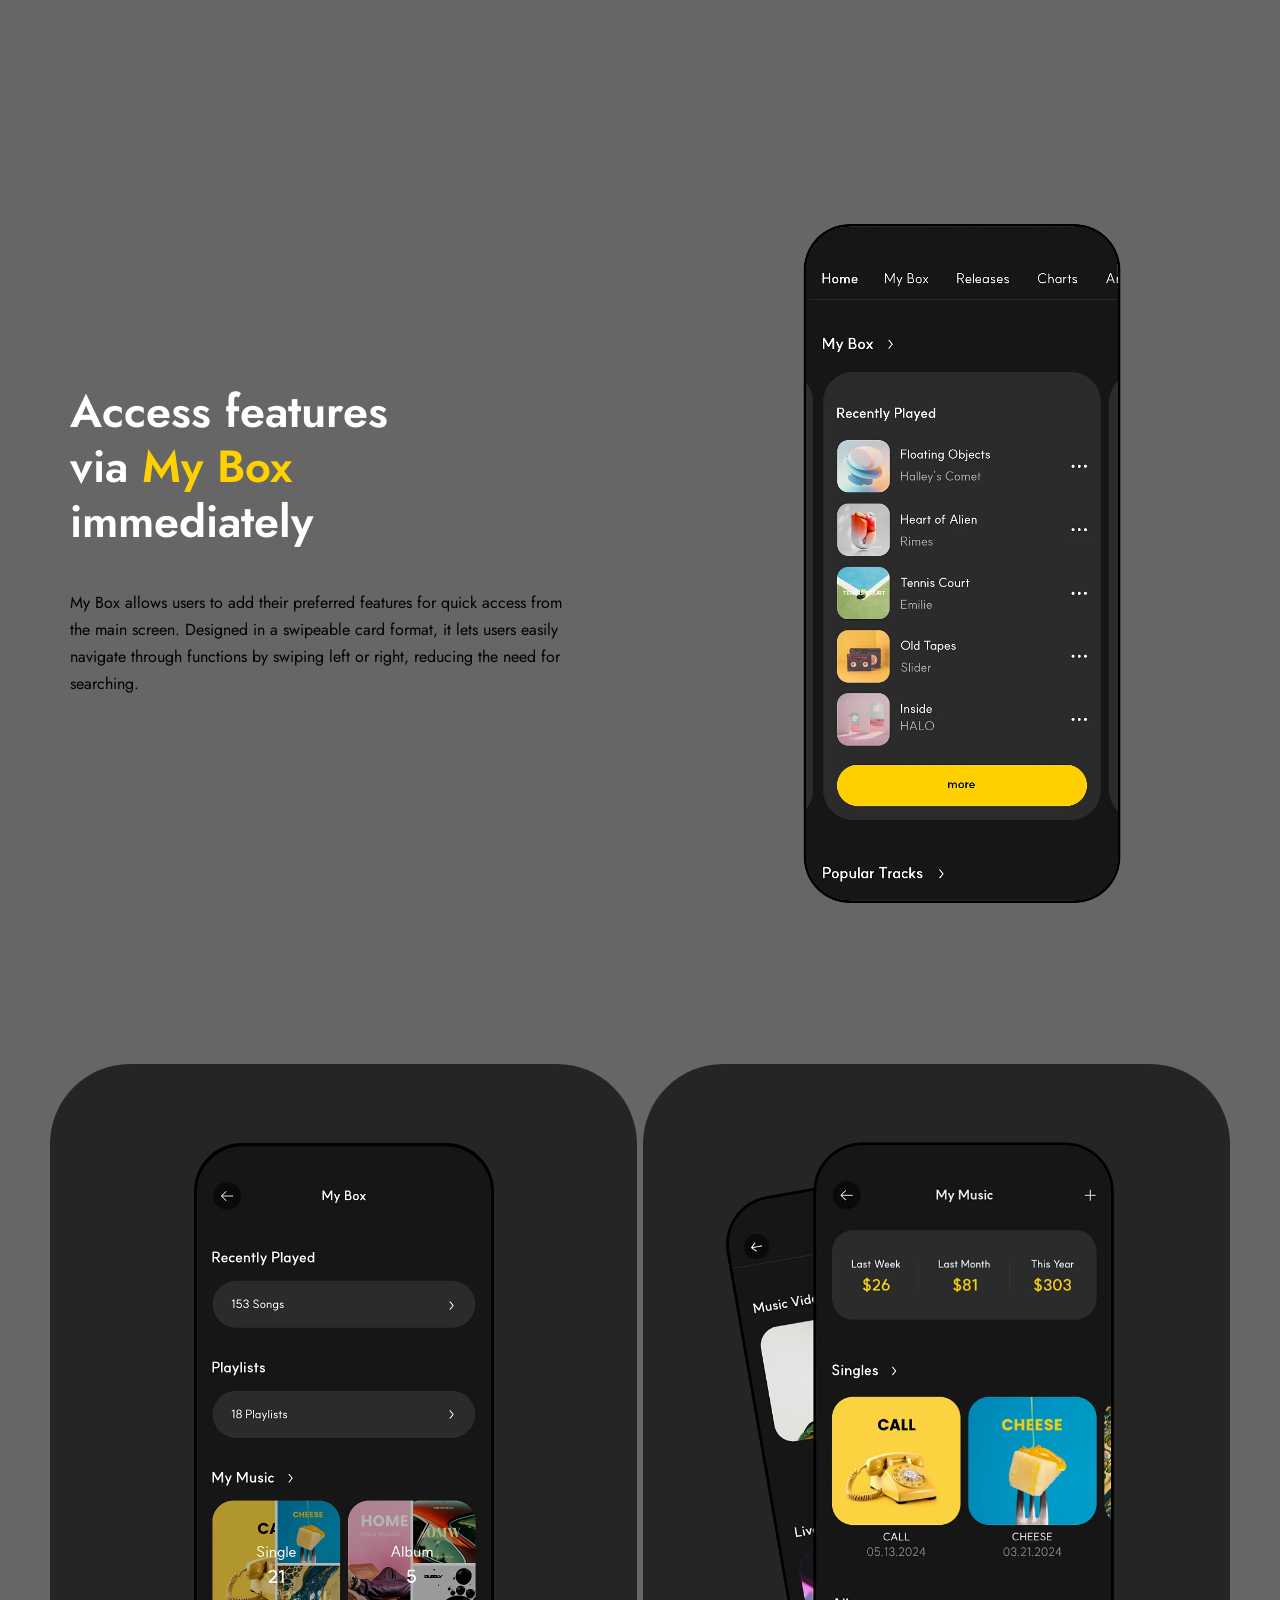
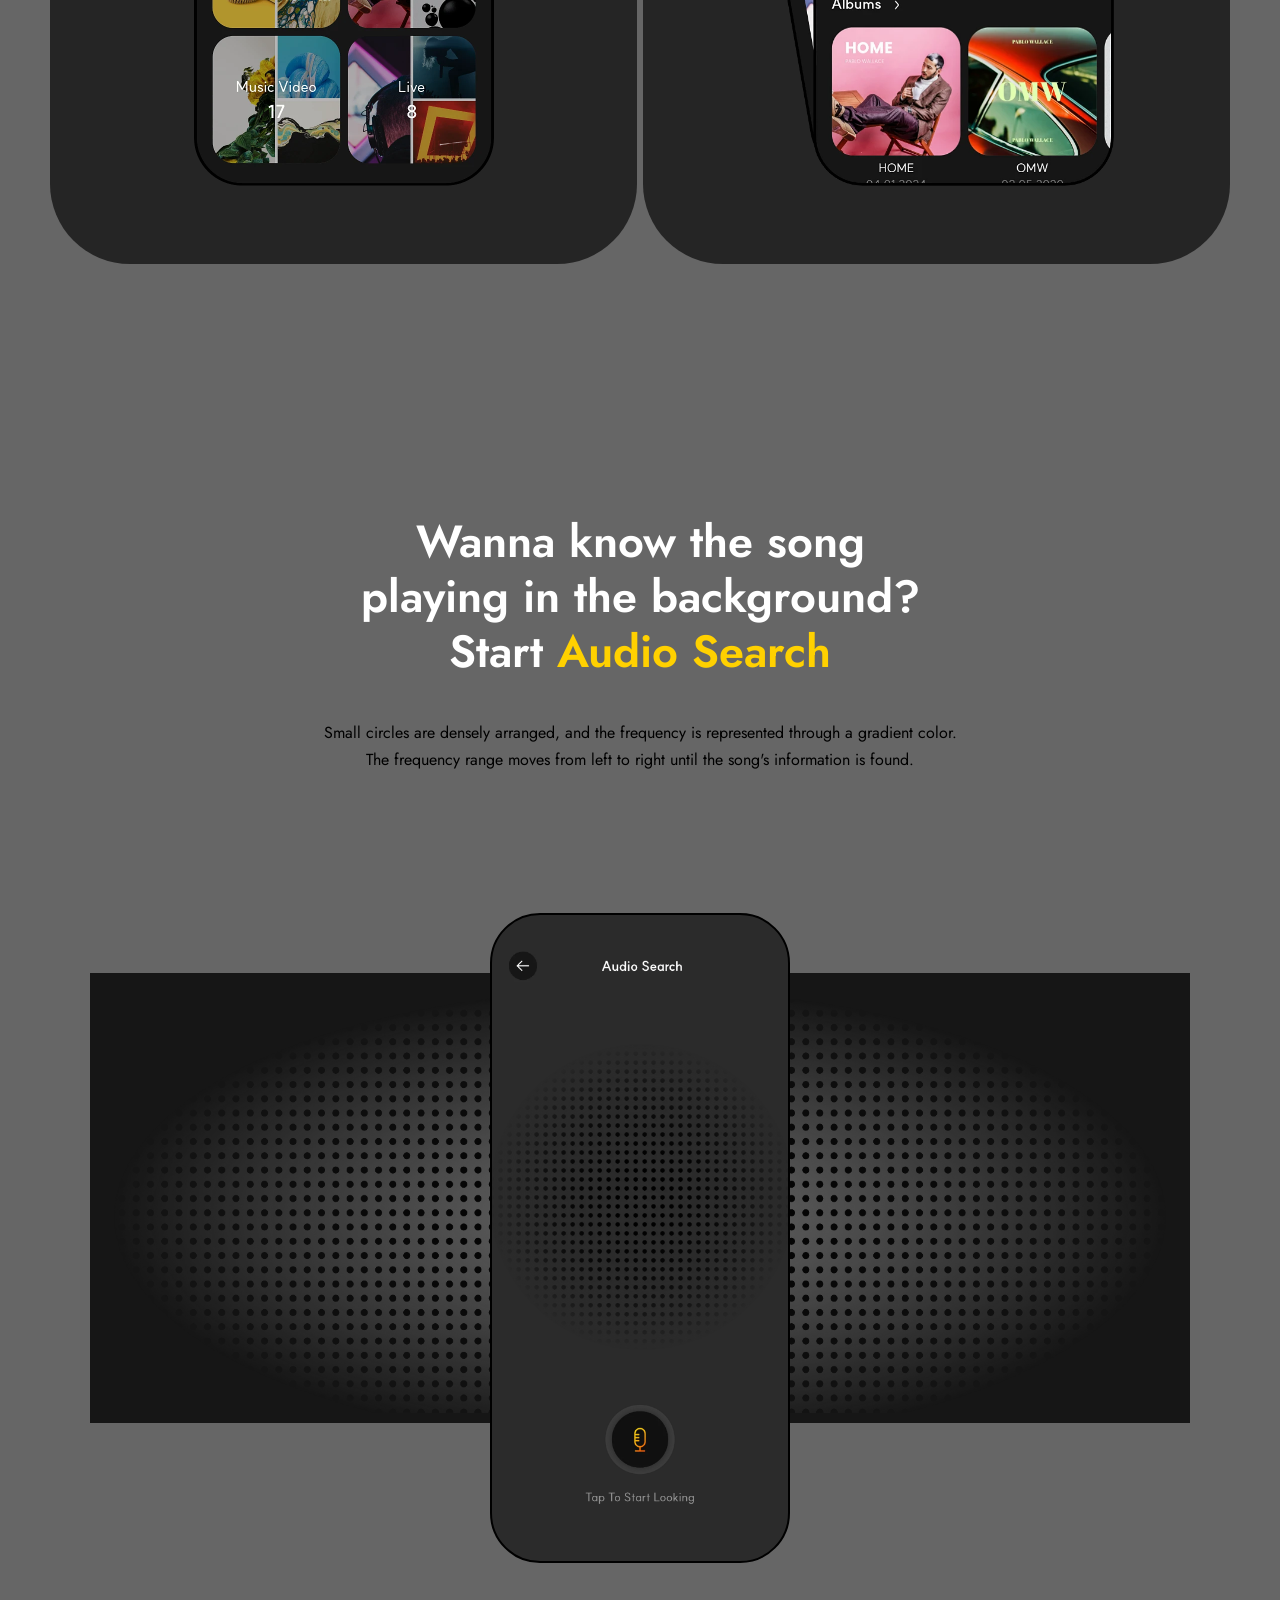
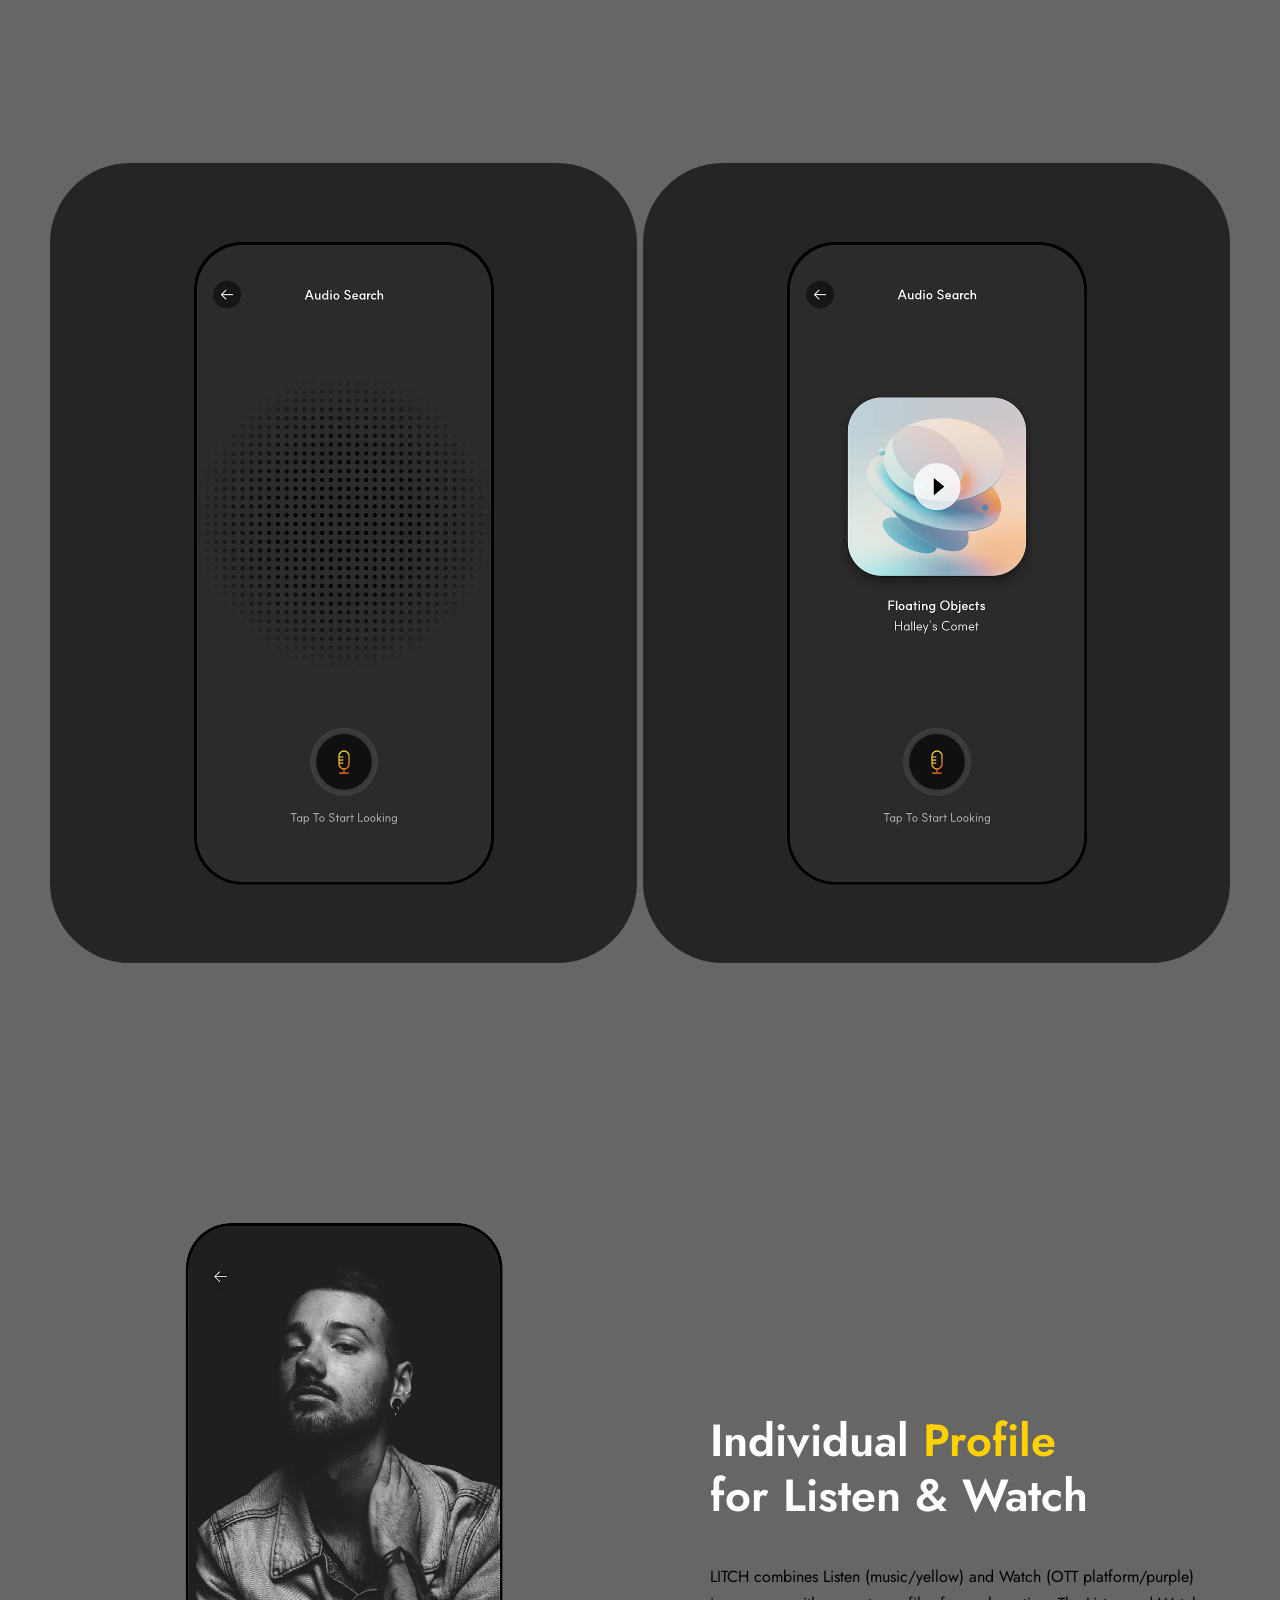
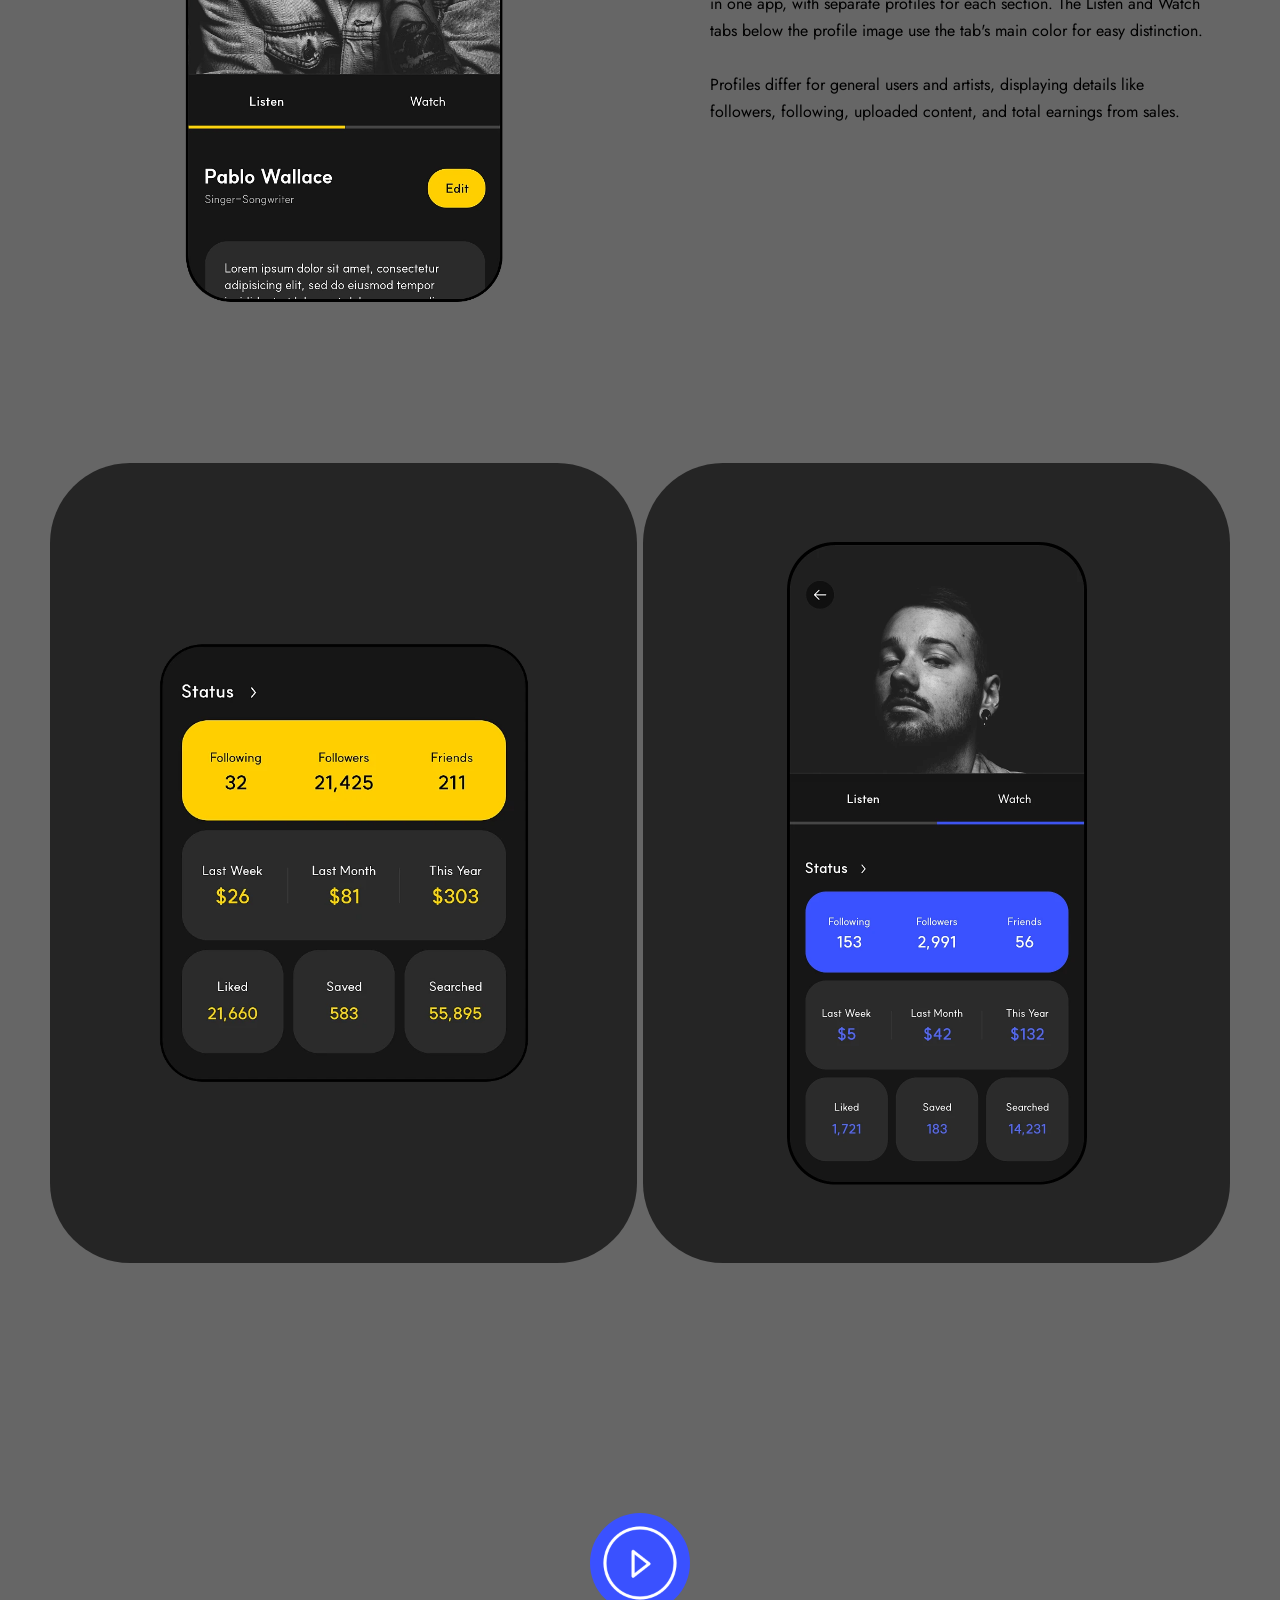
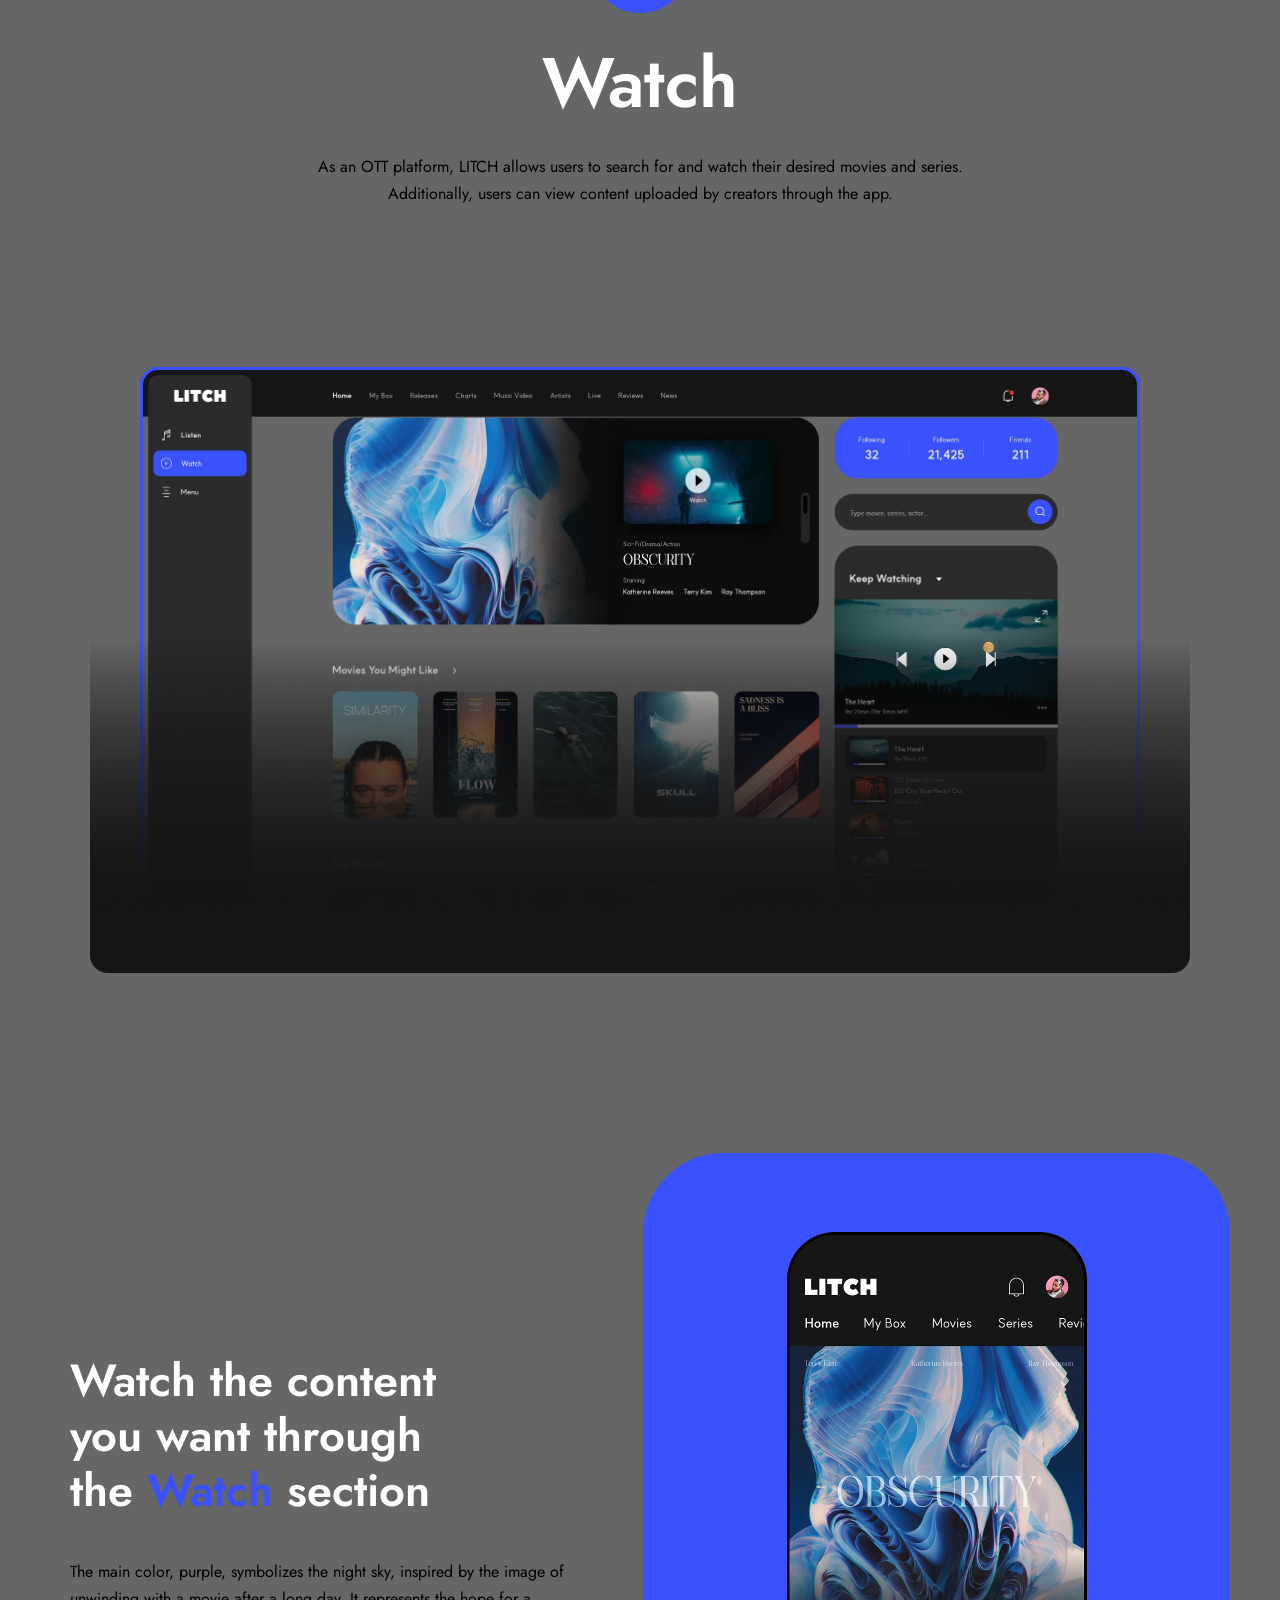
<file: en/ltch.html>
<!DOCTYPE html>
<html lang="en">
 	<head>
		<meta charset="utf-8">
		<meta name="viewport" content="width=device-width, initial-scale=1.0">
		<title>LITCH | KROWS'MIG</title>
		<meta name="description" content="LITCH is an app that combines a music app and an OTT app. This page serves as a case study detailing the planning and design process of LITCH.">
		<meta name="keywords" content="JANDIK, front-end developer, Music App, OTT App, HTML, CSS, jQuery, Web Designer, App Designer, KROWSMIG">
		<link rel="icon" href="../images/main/favicon.png">
		<link rel="stylesheet" type="text/css" href="../css/default.css">
		<link rel="stylesheet" type="text/css" href="../css/common.css">
		<link rel="stylesheet" type="text/css" href="../css/ltch.css">

		<link href="https://fonts.googleapis.com/css2?family=Jost:ital@0;1&display=swap" rel="stylesheet">
		<link href="https://fonts.googleapis.com/css2?family=Jost:ital,wght@0,500;1,500&display=swap" rel="stylesheet">
		<link href="https://fonts.googleapis.com/css2?family=Jost:ital,wght@0,600;1,600&display=swap" rel="stylesheet">
		
		<script src="../js/jquery.js"></script>
		

		<style type="text/css">	
			body, html { font-family: 'Jost', sans-serif !important; }
		</style>

		<!-- Google tag (gtag.js) -->
		<script async src="https://www.googletagmanager.com/gtag/js?id=G-4524T4PMET"></script>
		<script>
		  window.dataLayer = window.dataLayer || [];
		  function gtag(){dataLayer.push(arguments);}
		  gtag('js', new Date());
		
		  gtag('config', 'G-4524T4PMET');
		</script>

	</head>
	<body class="dark">
		<div class="container">
			<div class="counter"><p>0</p></div>

			<section class="ld">
				<dis class="overlay"></dis>
			</section>
		</div>
		<!-- #wrapper -->
		<div id="wrapper">
			<!-- .main_bg -->
			<div class="main_div">

				<!-- #gnb -->
				<section id="gnb">
					<div class="top_div">
						<div class="rel_div">
							<h1><a href="../index_en.html" class="logo"><span class="img_logo">KROWS'MIG</span></a></h1>
							<div class="right">
								<a href="#" class="on">EN</a>	
								<a href="../kr/ltch.html" class="ko">한글</a>
							</div>
							<!-- .nav -->
							<div class="nav">
								<div class="burger">
									<h2>Menu</h2>
									<a href="">
										<span></span>
										<span></span>
										<span></span>
									</a>
								</div>
								<nav>
									<a href="#projects" class="">PROJECTS</a>	
									<a href="#about" class="">CONTACT</a>
								</nav>
							</div>
							<!-- .nav ends -->
							<div class="btm_line"><span></span></div>
						</div>
					</div>
				</section>
				<!-- #gnb ends -->

				<!-- #menu_div -->
				<div id="menu_div">
					<div class="menu_div">
						<ul>
							<li class="osz_li"><a href="../en/osz.html">OSAZA <span>E-Commerce Site</span></a></li>
							<li class="jndk_li"><a href="../en/jndk.html">JANDIK <span>E-Commerce Site</span></a></li>
							<li class="hdwk_li"><a href="../en/hdwk.html">HODUWORKS <span>Application</span></a></li>
							<li class="hdhm_li"><a href="../en/hdhm.html">HODUHOME <span>Application</span></a></li>
							<li class="hddc_li"><a href="../en/hddc.html">HODUDOC <span>Application</span></a></li>
							<li class="hd_li"><a href="../en/hd.html">HODU <span>Application</span></a></li>
							<li class="hdck_li"><a href="../en/hdck.html">HODUCLICK <span>Web Version</span></a></li>
							<li class="hdck_tb_li"><a href="../en/hdck_tb.html">HODUCLICK <span>Tab Version</span></a></li>
						</ul>
						<a class="email en" href="mailto:krowsmig@gmail.com">krowsmig@gmail.com</a>
					</div>
				</div>

				<!-- #main -->
				<section id="main">
					<div class="main wd_1920">
						<div class="brdr listen main_bg mgn_btm_100">
							<div class="img_1 main_img brdr"></div>
							<p class="one_txt">L<span>I</span><span>T</span><span>C</span>H</p>
						</div>
					</div>
					<div class="quick_div wd_1920 pd_btm_160 two">
						<h1 class="fnt_30 pd_btm_40">LITCH</h1>
						<ul class="summary_ul pd_btm_60">
							<li class="pr_li">
								<p class="title">Programs</p>
								<p>
									<span class="ic fi">Figma</span>
								</p>
							</li>
							<li class="yy_li">
								<p class="title">Created In</p>
								<p><span>2024</span></p>
							</li>
							<li class="in_li">
								<p class="title">Role (Involvement)</p>
								<p>Designer <span>(100%)</span>
								</p>
								<p>Project Manager <span>(100%)</span>
								</p>
							</li>
						</ul>
						<div class="description_div">
							<p class="first_p fnt_14">
								LITCH is an app that integrates music with movies and series, available in two versions: a standard user version and a creator version. The professional version, designed for artists and content creators, provides an opportunity to showcase their work, while the general user version allows users to enjoy music and content through LITCH.
							</p>

							<p class="last_p fnt_14">
								The app was conceived and designed to address the inconvenience of using multiple music and content apps. Bold, rounded borders were incorporated into the design to add vibrancy and a sense of approachability throughout the interface.
							</p>
						</div>
					</div>
					<div class="guide_div grey_bg wd_full ">
						<div class=" wd_1920 pd_tp_160 pd_btm_160">
							<h2 class="fnt_25">Guidelines</h2>
							<div class="description_div">
								<p class="des first_p fnt_14">
									It will be helpful to review the guidelines briefly before exploring the full case study to gain a better understanding. 
								</p>
							</div>
							<ul class="guide_ul pd_tp_60">
								<li class="app_li">
									<p class="brdr_80">
										<span class="title fnt_16">Brand</span>
										<span class=" fnt_14">
											LITCH is a name derived from the "LI" of Listen and the "CH" of Watch, with the "+" symbol placed between the two words. For user convenience, the plus button was reimagined as the letter "T," completing the name as LITCH.
										</span>
									</p>

								</li>
								<li class="clr_li listen_li">
									<p class="brdr_80 listen">
										<span class="title fnt_16">Listen</span>
										<span class="des fnt_30">#FFD100</span>
									</p>
								</li>
								<li class="clr_li watch_li">
									<p class="brdr_80 watch">
										<span class="title fnt_16">Watch</span>
										<span class="des fnt_30">#3A51FF</span>
									</p>
								</li>
								<li class="sub_li">
									<p class="brdr_80">
										<span class="title fnt_16">Background Color</span>
										<span class="des span_1 fnt_16">#161616</span>
										<span class="des span_2 fnt_16">#2b2b2b</span>
									</p>
								</li>
								<li class="font_li">
									<p class="brdr_80">
										<span class="title fnt_16">Font</span>
										<span class="des fnt_30">SUIT</span>
									</p>
								</li>
								<li class="icon_li">
									<p class="brdr_80">
										<span class="title fnt_16">Tab Bar</span>
										<span class="des fnt_16">image of Tab Bar</span>
									</p>
								</li>
							</ul>
							
						</div>
					</div>
				</section>
				<!-- #main ends -->

				<!-- #contents -->
				<div id="contents" class="">
					

					<!-- #img_title -->
					<section id="img_title_1" class="wd_full">
						<div class="img_title_div">
							<p class="ic listen">listen Icon</p>
							<h1 class="fnt_50">Listen</h1>
							<p class="des fnt_16">
								Listen works just like other music apps, allowing users to listen to music. <span class="break_line"></span>
								Artists can upload their own songs and concerts, providing a platform for them to share their work.
							</p>
							<p class="img_title_1 listen_img lazy_img lazy_css">
								<span class="img_1_1"></span>
								<span class="img_1_2"></span>
								<span class="img_1_3"></span>
								<span class="gradi_img"></span>
							</p>

							
							<ul class="content_ul">
								<li class="li_1 lt_img"><p class="img_p listen brdr_80 lazy_img lazy_css">image of the app version</p></li>
								<li class="li_2 rt_des">
									<div class="half_des_div">
										<h2 class="fnt_50">The one and only<span class="brkit"></span> <span class="clr_listen fnt_50">Music</span> app for everyone</h2>
										<p class="des fnt_16">
											Drawing inspiration from enjoying music on a sunny commute or park stroll, yellow was chosen as the main color to symbolize the sun, giving the app a vibrant, youthful, and energetic vibe.
											<br><br>
											Listen offers a variety of music, from mainstream hits to underground tracks, catering to both users and artists across multiple genres and styles.

										 </p>
									</div>
								</li>
								<li class="li_3 wd_full">
									<ul class="main_des_ul grey_bg brdr_80">
										<li class="li_1">
											<div class="half_des_div">
												<p class="ic">mic illustration</p>
												<h3 class="fnt_30">For Artists</h3>
												<p class="fnt_14">
													This app lets songwriters and composers showcase their work, connect with a broad audience, and build a deeper community through their music.
												</p>
											</div>
											<span class="line"></span>
										</li>
										<li class="li_2">
											<div class="half_des_div">
												<p class="ic">earphones illustration</p>
												<h3 class="fnt_30">For Users</h3>
												<p class="fnt_14">
													Users can discover songs from top charts to those uploaded by artists on LITCH, and create playlists to share their personal music tastes with others.
												</p>
											</div>
										</li>
									</ul>
								</li>
							</ul>
						</div>
					</section>
					<!-- #img_title ends -->

					<!-- #content_1 -->
					<section id="content_1">
						<div class="content_div wd_1920 cnt_btm">
							<h1 class="fnt_50">Don't have much time?</h1>
							<p class="des fnt_16">
								If you're too busy to go through the entire case study, <span class="break_line"></span>
								simply hover your mouse over the tabs below to view the desired section.</p>
							<ul class="menu_ul">
								<li class="li_1"><a href="#">Main</a></li>
								<li class="li_2"><a href="#">My Box</a></li>
								<li class="li_3"><a href="#">Popular Tracks & Artists</a></li>
								<li class="li_4"><a href="#">New Releases & Playlists </a></li>
								<li class="li_5"><a href="#">Charts</a></li>
								<li class="li_6"><a href="#">Artists</a></li>
								<li class="li_7"><a href="#">Live</a></li>
								<li class="li_8"><a href="#">Reviews</a></li>
								<li class="li_8"><a href="#">News</a></li>
							</ul>
							<div class="mob_div mob_class_0">
								<div class="circle_bg_div">
									<div class="circle_rel">
										<div class="circle_bg">
										</div>
										<div class="circle_bg circle_bg_2"></div>
									</div>
								</div>
								<div class="rel">
									<div class="mob_ab mob_1 brdr_50">
										<div class="mob_rel">
											<p class="mob_p lazy_img lazy_css">앱 버전 화면<span class="mob_span_1"></span><span class="mob_span_2"></span></p>
										</div>
									</div>
								</div>
							</div>
						</div>
						<ul class="content_ul">
							<li class="li_1 lt_img">
								<div class="img_p grey_bg brdr_80 lazy_img lazy_css">
									<h2 class="fnt_20">
										Listen to the last song you played instantly</h2>
									<p class="fnt_14">
										Upon launch, a play  button on the tab bar lets users quickly resume the last song, with album art as the background.
									</p>
								</div>
							</li>
							<li class="li_2 rt_img">
								<p class="img_p grey_bg brdr_80 lazy_img lazy_css">tab bar image</p>
							</li>
							
						</ul>
					</section>

					<!-- #content_2 -->
					<section id="content_2">
						<h1 class="no_size">My Box</h1>
						<ul class="content_ul">
							<li class="li_1 lt_des title_li">
								<div class="half_des_div">
									<h2 class="fnt_50">Access features <span class="brkit"></span>
										via <span class="clr_listen fnt_50">My Box</span><span class="brkit"></span>
										immediately
									</h2>
									<p class="des fnt_16">
										My Box allows users to add their preferred features for quick access from the main screen. Designed in a swipeable card format, it lets users easily navigate through functions by swiping left or right, reducing the need for searching.
									</p>
								</div>
							</li>
							<li class="li_2 rt_img title_li">
								<p class="img_p lazy_img lazy_css">my box image 1</p>
							</li>
							<li class="li_3 lt_img">
								<p class="img_p grey_bg brdr_80 lazy_img lazy_css">my box image 2/p>
							</li>
							<li class="li_4 rt_img">
								<p class="img_p grey_bg brdr_80 lazy_img lazy_css">my music app image</p>
							</li>
							
						</ul>
					</section>

					<!-- #content_3 -->
					<section id="content_3">
						<h1 class="no_size">Audio Search</h1>
						<ul class="content_ul full">
							<li class="li_1">
								<div class="half_des_div">
									<h2 class="fnt_50">Wanna know the song <span class="brkit"></span>playing in the background? <span class="brkit"></span>Start <span class="clr_listen fnt_50">Audio Search</span></h2>
									<p class="des fnt_16">
										Small circles are densely arranged, and the frequency is represented through a gradient color. <span class="break_line"></span>
										The frequency range moves from left to right until the song's information is found.
									</p>
								</div>
							</li>
							<li class="li_2 cnt_btm">
								<p class="img_p lazy_img lazy_css">audio search image 1</p>
								<p class="img_p play_img">
									<span class="play_img_1"></span>
									<span class="play_img_2"></span>
									<span class="play_img_3"></span>
									<span class="play_img_3_1"></span>
									<span class="play_img_4"></span>
									<span class="play_img_5"></span>
									<span class="play_img_6"></span>
									<span class="play_img_7"></span>

									<span class="img_sound_bg img_sound_bg_0"></span>
									<span class="img_sound_bg img_sound_bg_1"></span>
									<span class="img_sound_bg img_sound_bg_1_1"></span>
								</p>
							</li>
							<li class="li_3 lt_img">
								<p class="img_p grey_bg brdr_80 lazy_img lazy_css">audio search image 2</p>
							</li>
							<li class="li_4 rt_img">
								<p class="img_p grey_bg brdr_80 lazy_img lazy_css">audio search image 3</p>
							</li>
						</ul>
					</section>

					<!-- #content_4 -->
					<section id="content_4">
						<h1 class="no_size">Profile</h1>
						<ul class="content_ul">
							<li class="li_1 lt_img title_li"><p class="img_p lazy_img lazy_css">profile app image</p></li>
							<li class="li_2 rt_des title_li">
								<div class="half_des_div">
									<h2 class="fnt_50">Individual <span class="clr_listen fnt_50">Profile</span> <span class="brkit"></span> for Listen & Watch</h2>
									<p class="des fnt_16">
										LITCH combines Listen (music/yellow) and Watch (OTT platform/purple) in one app, with separate profiles for each section. The Listen and Watch tabs below the profile image use the tab's main color for easy distinction.
										<br><br>
										Profiles differ for general users and artists, displaying details like followers, following, uploaded content, and total earnings from sales.
									</p>
								</div>
							</li>
							<li class="li_3 lt_img">
								<p class="img_p grey_bg brdr_80 lazy_img lazy_css">Listen profile app image</p>
							</li>
							<li class="li_4 rt_img">
								<p class="img_p grey_bg brdr_80 lazy_img lazy_css">Watch profile app image</p>
							</li>
						</ul>
					</section>

					<!-- #img_title_2 -->
					<section id="img_title_2" class="wd_full grey_bg_2">
						<div class="img_title_div">
							<p class="ic watch">watch icon</p>
							<h1 class="fnt_50">Watch</h1>
							<p class="des fnt_16">
								As an OTT platform, LITCH allows users to search for and watch their desired movies and series. <span class="break_line"></span>Additionally, users can view content uploaded by creators through the app.
							</p>
							<p class="img_title_1 img_title_2 watch_img">
								<span class="img_1_1"></span>
								<span class="img_1_2"></span>
								<span class="img_1_3"></span>
								<span class="gradi_img"></span>
							</p>

							
							<ul class="content_ul">
								<li class="li_1 lt_des ">
									<div class="half_des_div">
										<h2 class="fnt_50">
											Watch the content <span class="brkit"></span>
											you want through <span class="brkit"></span>
											the <span class="clr_watch fnt_50">Watch</span> section
										</h2>
										<p class="des fnt_16">
											The main color, purple, symbolizes the night sky, inspired by the image of unwinding with a movie after a long day. It represents the hope for a peaceful end to the day.
											<br><br> 
											On the main area, featured content is displayed, and the play button on the tab bar now shows the most recently viewed content, with its image as the background.
										</p>
									</div>
								</li>
								<li class="li_2 rt_img ">
									<p class="img_p watch brdr_80 lazy_img lazy_css">Watch 메인 화면 이미지</p>
								</li>
								<li class="li_3 wd_full">
									<ul class="main_des_ul grey_bg brdr_80">
										<li class="li_1">
											<div class="half_des_div">
												<p class="ic">recording icon</p>
												<h3 class="fnt_30">For Creators</h3>
												<p class="fnt_14">
													Creators who make movies and series as a hobby or professionally can upload their works, introduce themselves as directors, and sell their creations.
												</p>
											</div>
											<span class="line"></span>
										</li>
										<li class="li_2">
											<div class="half_des_div">
												<p class="ic">Play Icon</p>
												<h3 class="fnt_30">For Users</h3>
												<p class="fnt_14">
													Similar to other OTT platforms, you can use LITCH to watch exclusive content uploaded by creators, available for free or for purchase.
												</p>
											</div>
										</li>
									</ul>
								</li>
							</ul>
						</div>
					</section>
					<!-- #img_title_2 ends -->

					<!-- #content_5 -->
					<section id="content_5">
						<h1 class="no_size">My Box for watch</h1>
						<ul class="content_ul full">
							<li class="li_1">
								<div class="half_des_div">
									<h2 class="fnt_50">View your selected <span class="brkit"></span> 
										content in <span class="clr_watch fnt_50">My Box</span></h2>
									<p class="des fnt_16">
										You can create your own content box by adding or removing features such as currently watching, saved, or liked content. My Box works in the same way as the Listen feature.
									</p>
								</div>
							</li>
							<li class="li_2 cnt_btm">
								<p class="img_p lazy_img lazy_css">my box image 1</p>
							</li>
							<li class="li_3 lt_img">
								<p class="img_p grey_bg brdr_80 lazy_img lazy_css">my box image 2</p>
							</li>
							<li class="li_4 rt_img">
								<p class="img_p grey_bg brdr_80 lazy_img lazy_css">my box image 3</p>
							</li>
						</ul>
					</section>

					<!-- #content_6 -->
					<section id="content_6">
						<h1 class="no_size">Content Detail</h1>
						<ul class="content_ul">
							<li class="li_1 lt_des title_li">
								<div class="half_des_div">
									<h2 class="fnt_50">
										The <span class="clr_watch fnt_50">Content Detail</span> <span class="brkit"></span> 
										for movies and series.
									</h2>
									<p class="des fnt_16">
										After researching various OTT platforms, I designed a familiar, user-friendly interface with a clear structure: Content Type > Watch Button > Essential Info > Movie Details. Tabs for Details, Reviews, Recommended Content, and Episodes (for series) are included.
										<br><br>
										The review section is placed next to the content name for easy access, allowing users to view it without extra scrolling.
									</p>
								</div>
							</li>
							<li class="li_2 rt_img title_li">
								<p class="img_p lazy_img lazy_css">content detail app image</p>
							</li>
							<li class="li_3 wd_full">
								<ul class="main_des_ul grey_bg brdr_80">
									<li class="li_1">
										<div class="half_des_div">
											<h3 class="fnt_20">Details</h3>
											<p class="des fnt_14">
												Unlike other OTT platforms, the selected content includes detailed information such as all related trailers, stills, and other media.
											</p>
											<p class="img_p lazy_img lazy_css">detail app image</p>
										</div>
									</li>
									<li class="li_2">
										<div class="half_des_div">
											<h3 class="fnt_20">Reviews</h3>
											<p class="des fnt_14">
												Instead of stars, numeric ratings are used for a more intuitive and straightforward review system.
											</p>
											<p class="img_p lazy_img lazy_css">review app image</p>
										</div>
									</li>
								</ul>
							</li>
						</ul>
					</section>

					<div class="thank_div">
						<p class="fnt_30">Thank You</p>
						<p class="fnt_20">You can explore other projects through the top project tab.</p>
						<div class="line"></div>
					</div>

				</div>
				<!-- #contents ends -->

				<!-- .top_btn -->
				<div class="top_div">
					<a href="#wrapper" class="top_btn top_btn_f">Back to the top</a>
				</div>
				<!-- .top_btn ends -->


				<!-- #footer -->
				<section id="footer" class="wd_1920 pd_btm_160 pd_tp_60">
					<p class="eng_ft">© 2025 KROWS'MIG</p>
				</section>
				<!-- #footer ends -->
			</div>

			<!-- .main_bg ends -->
		</div>
		<!-- #wrapper ends-->

		<script src="../js/gsap.min.js"></script>
		<script src="../js/sub_script.js"></script>
		<script src="../js/ltch_script.js"></script>

	</body>
</html>
</file>
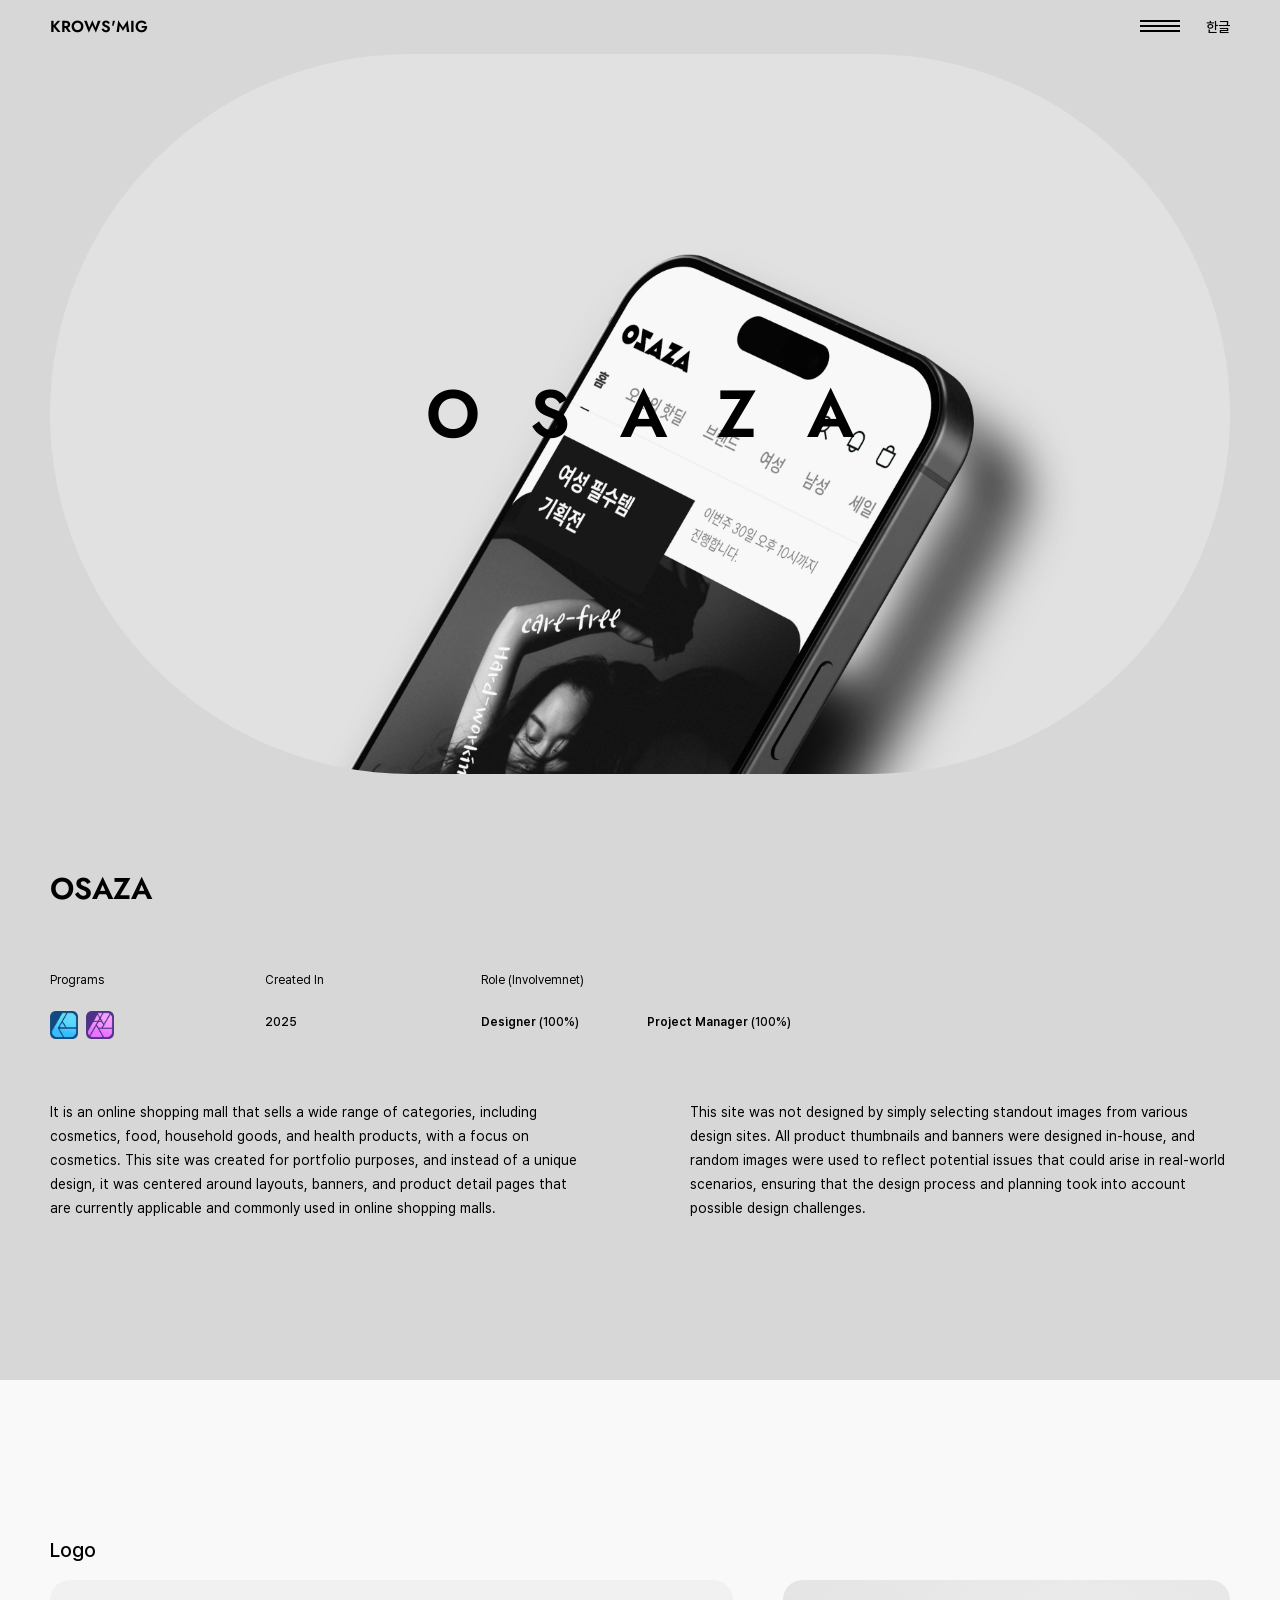
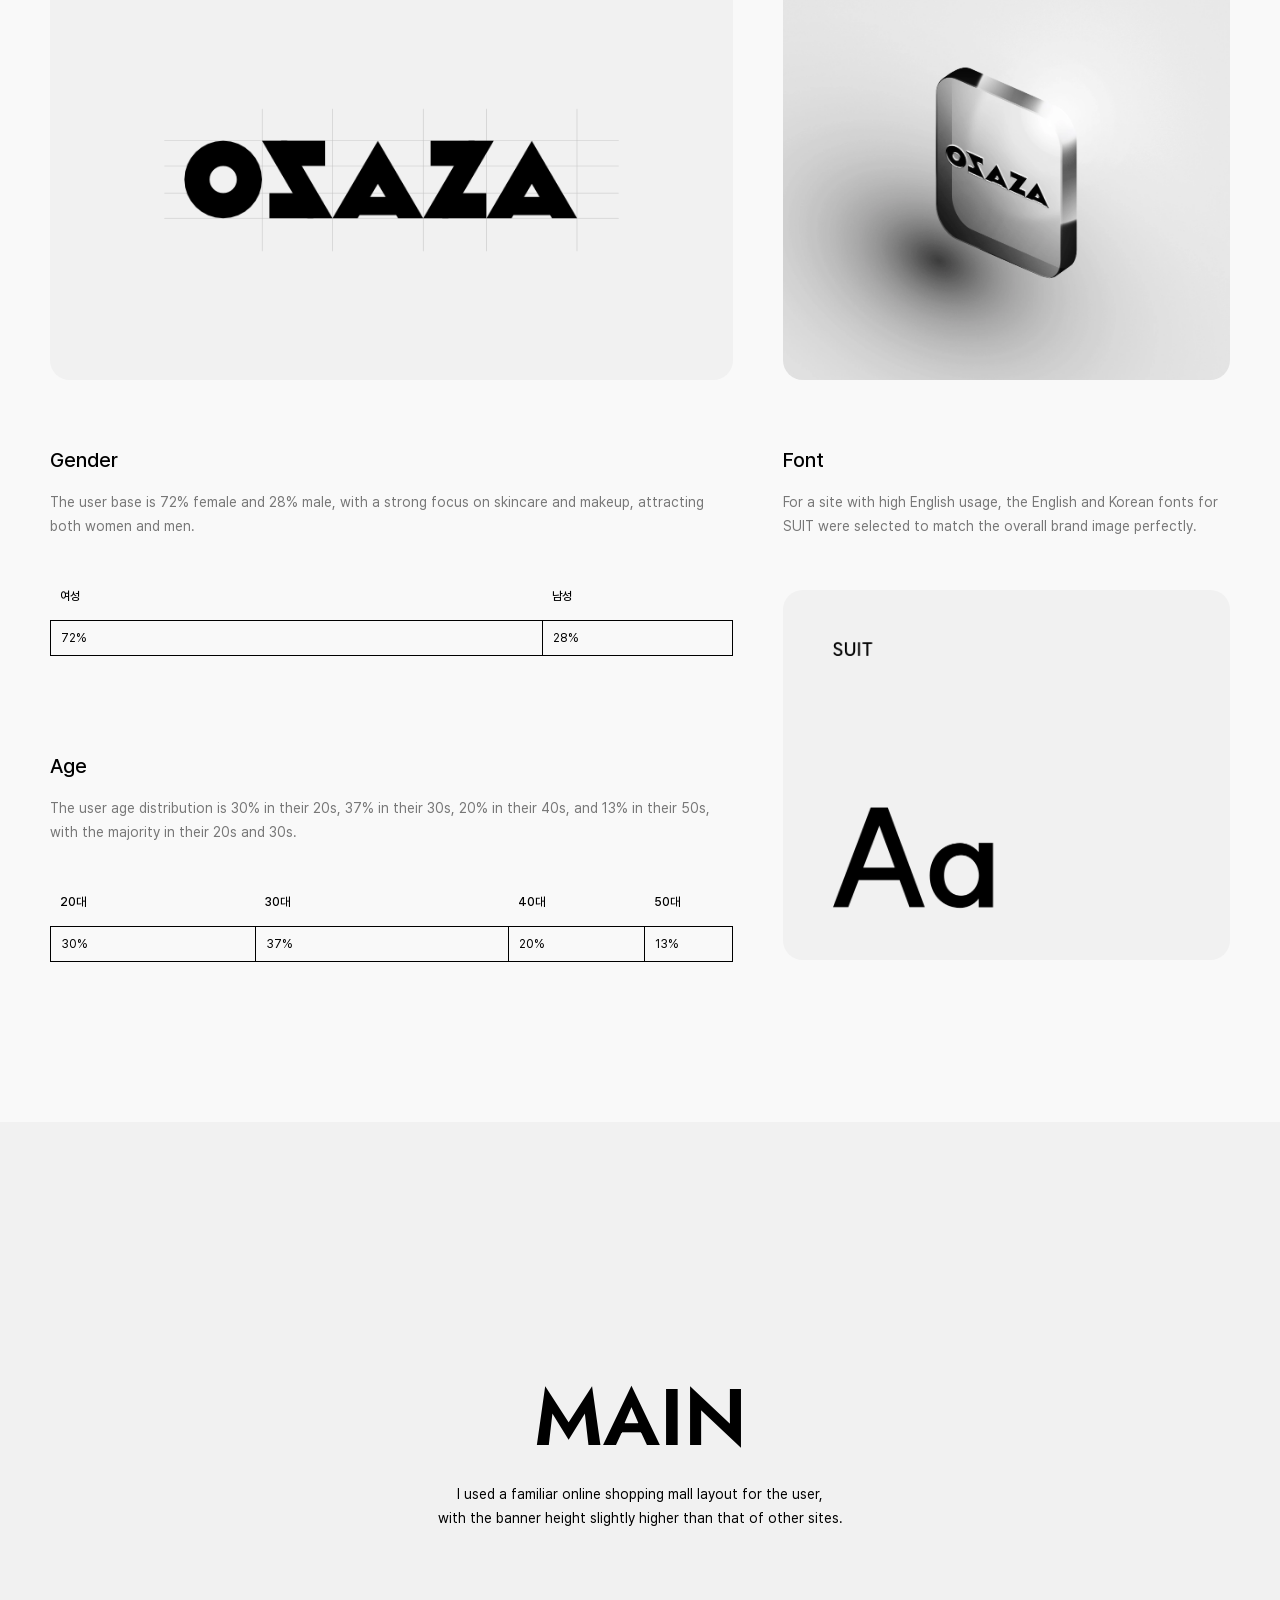
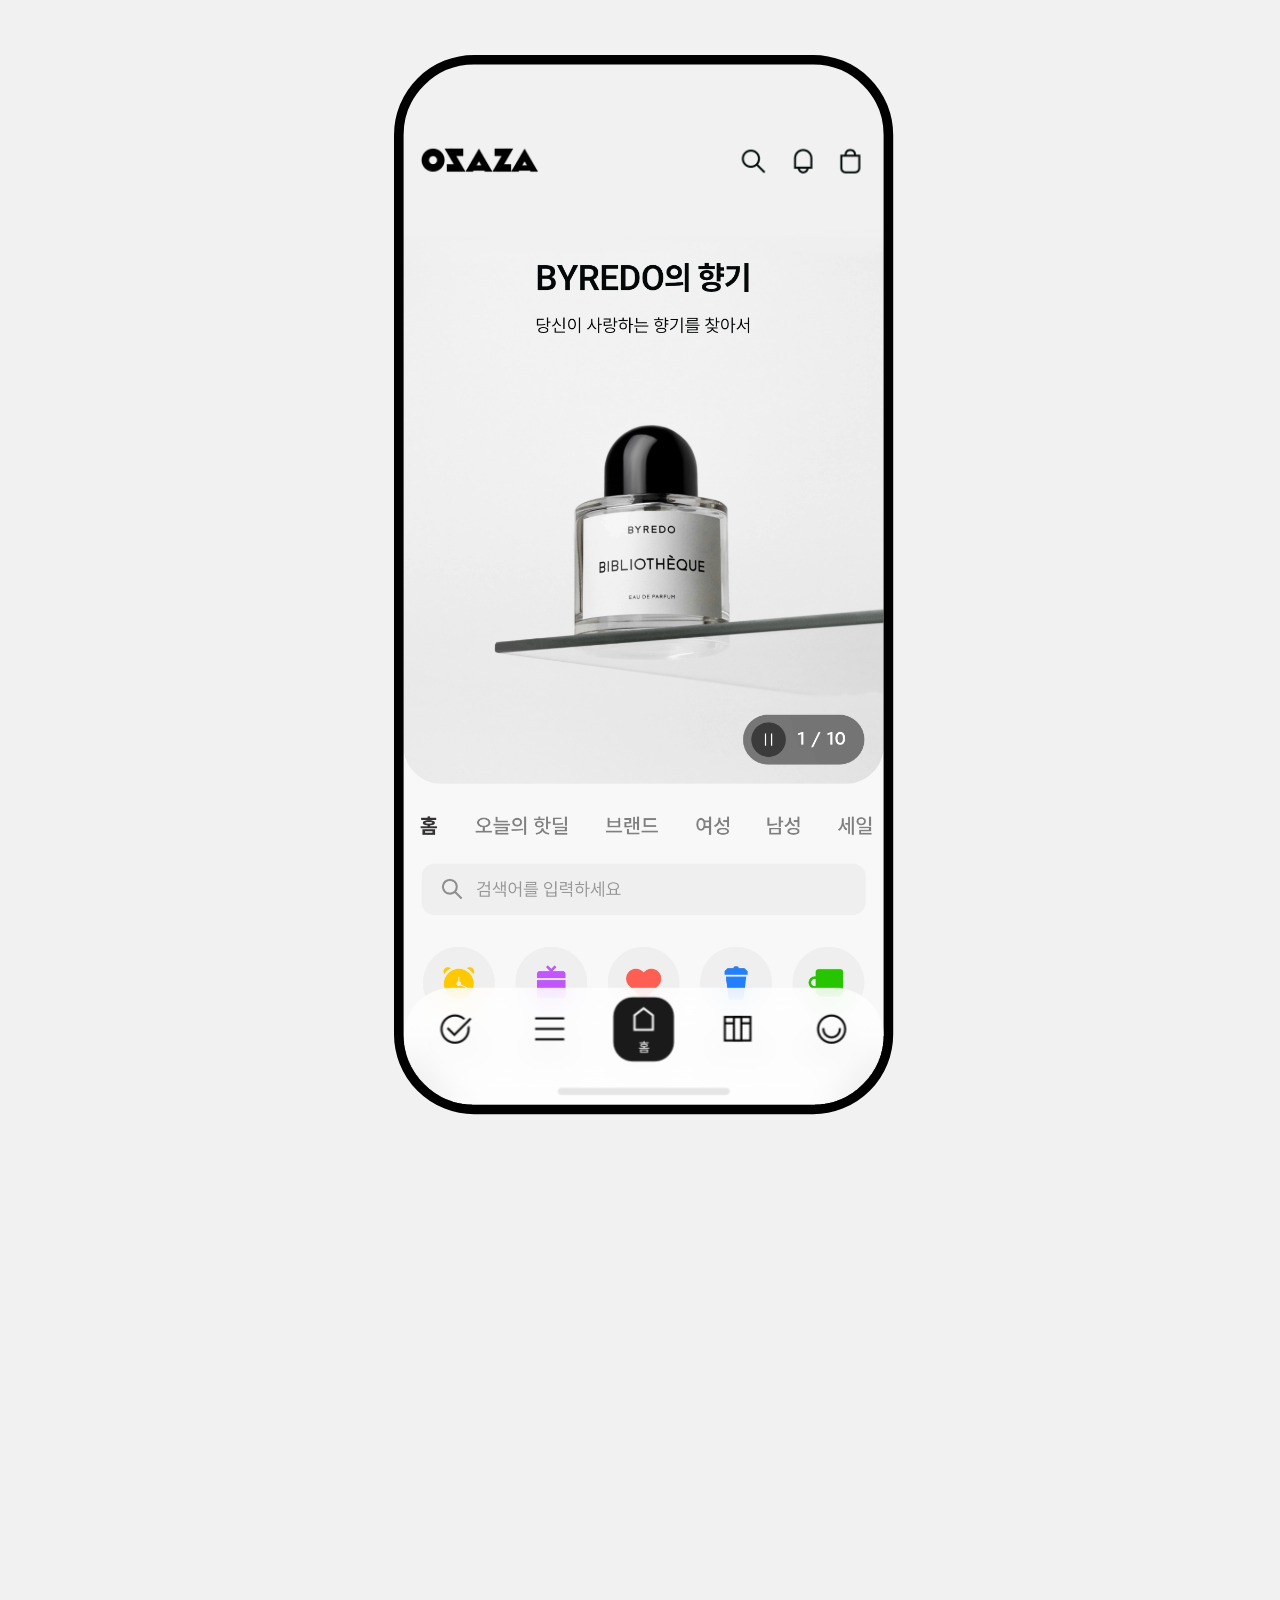
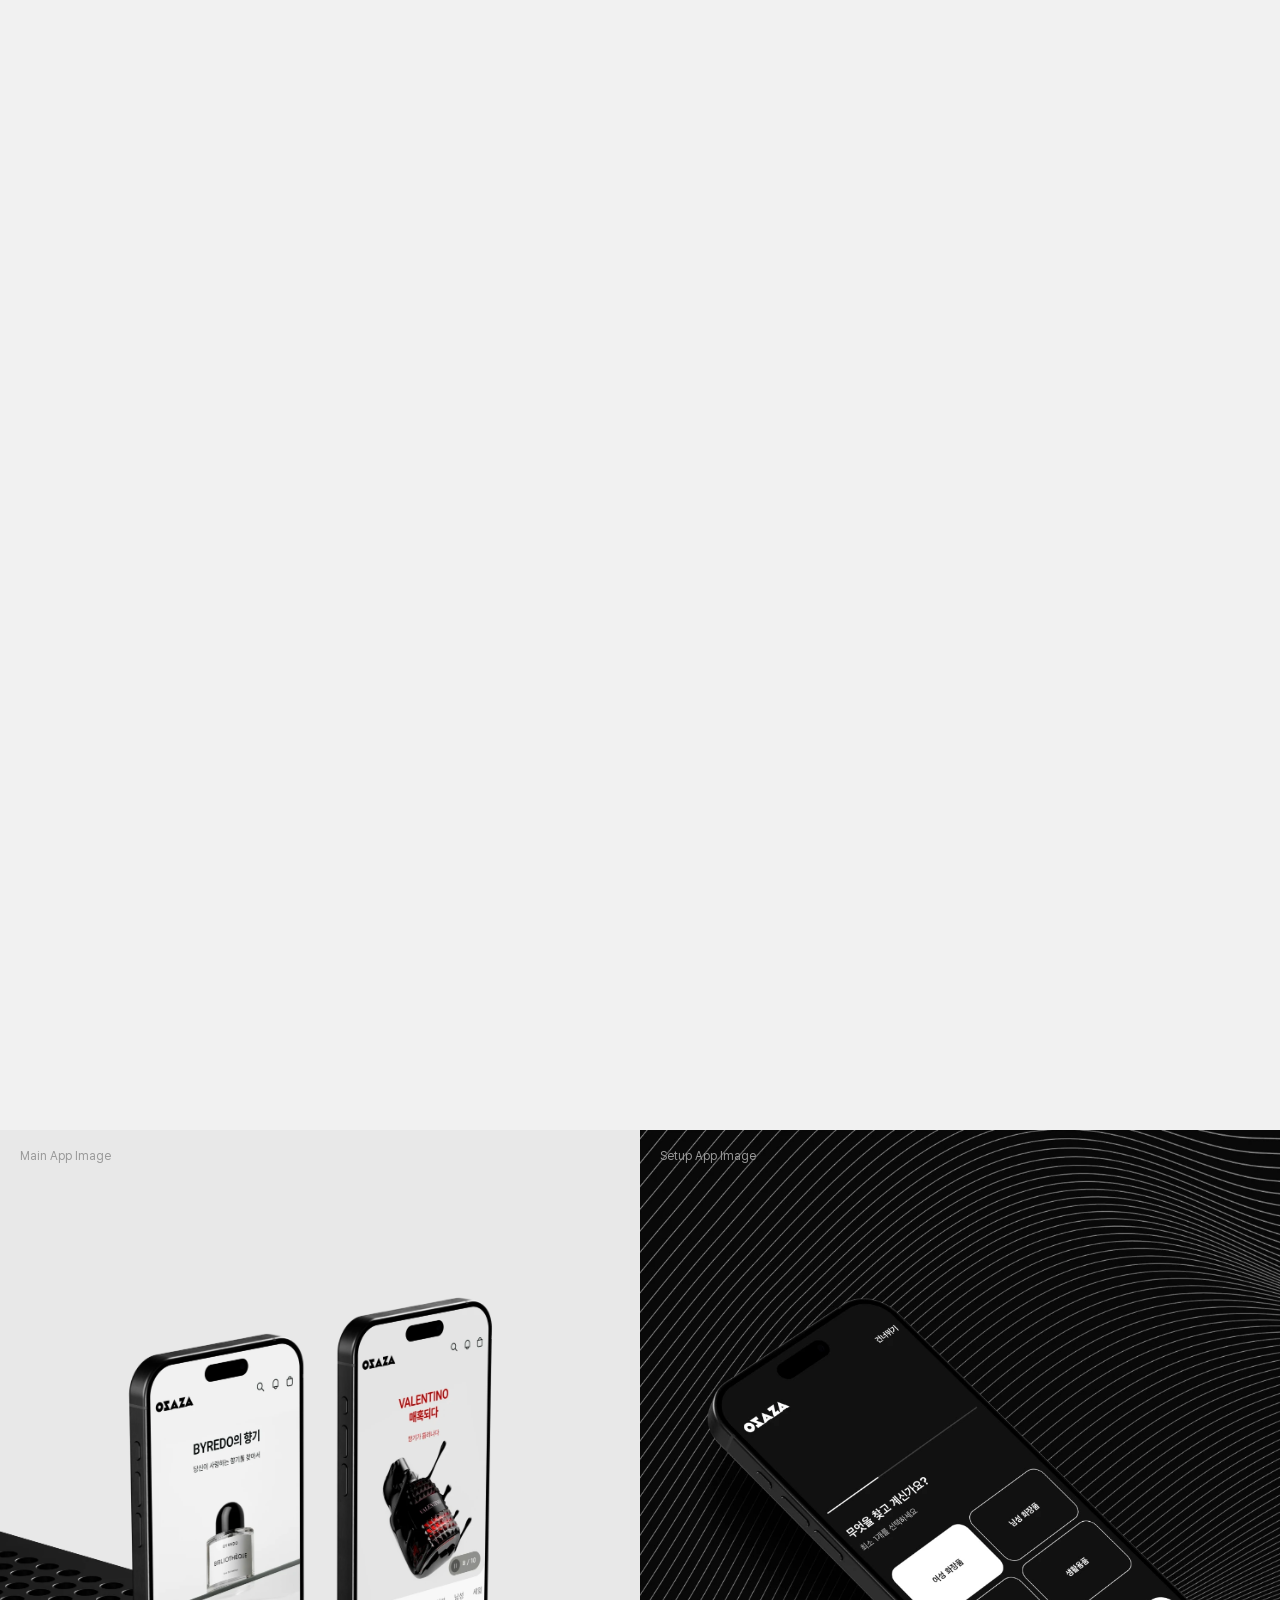
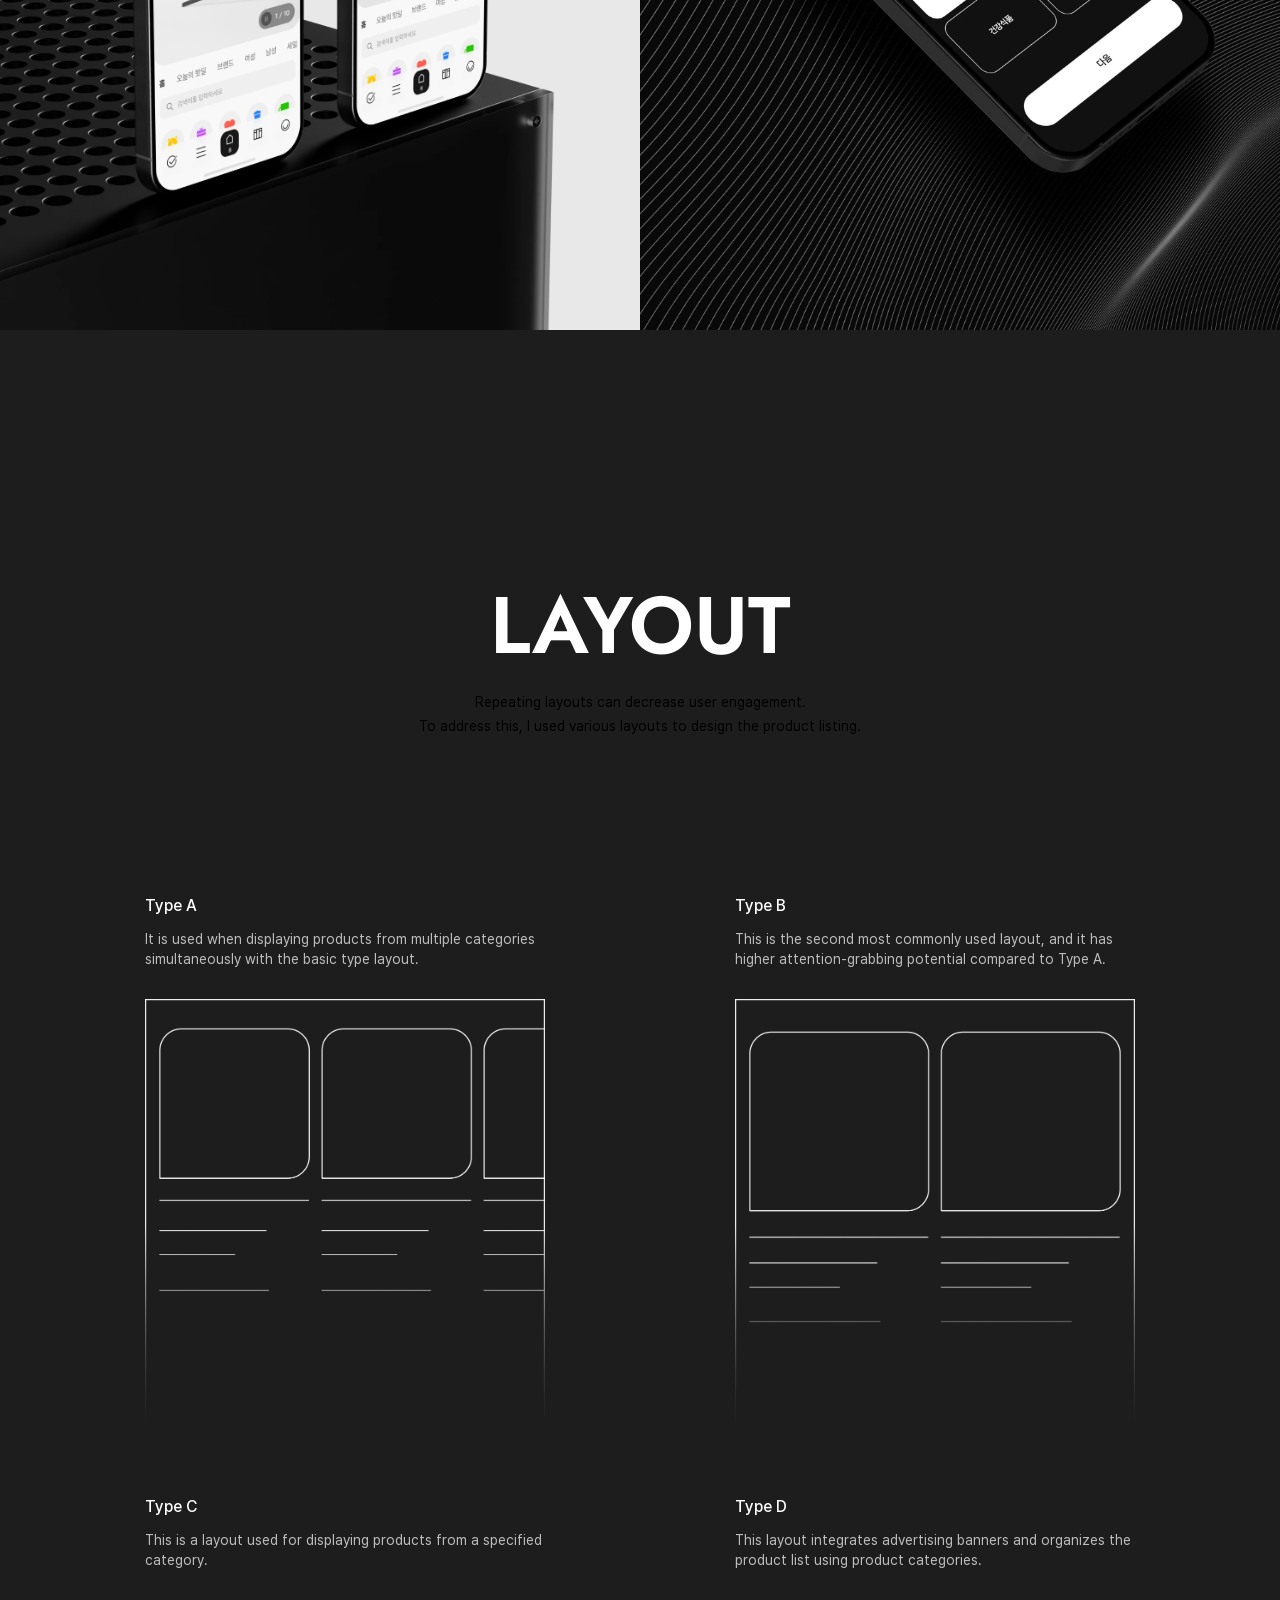
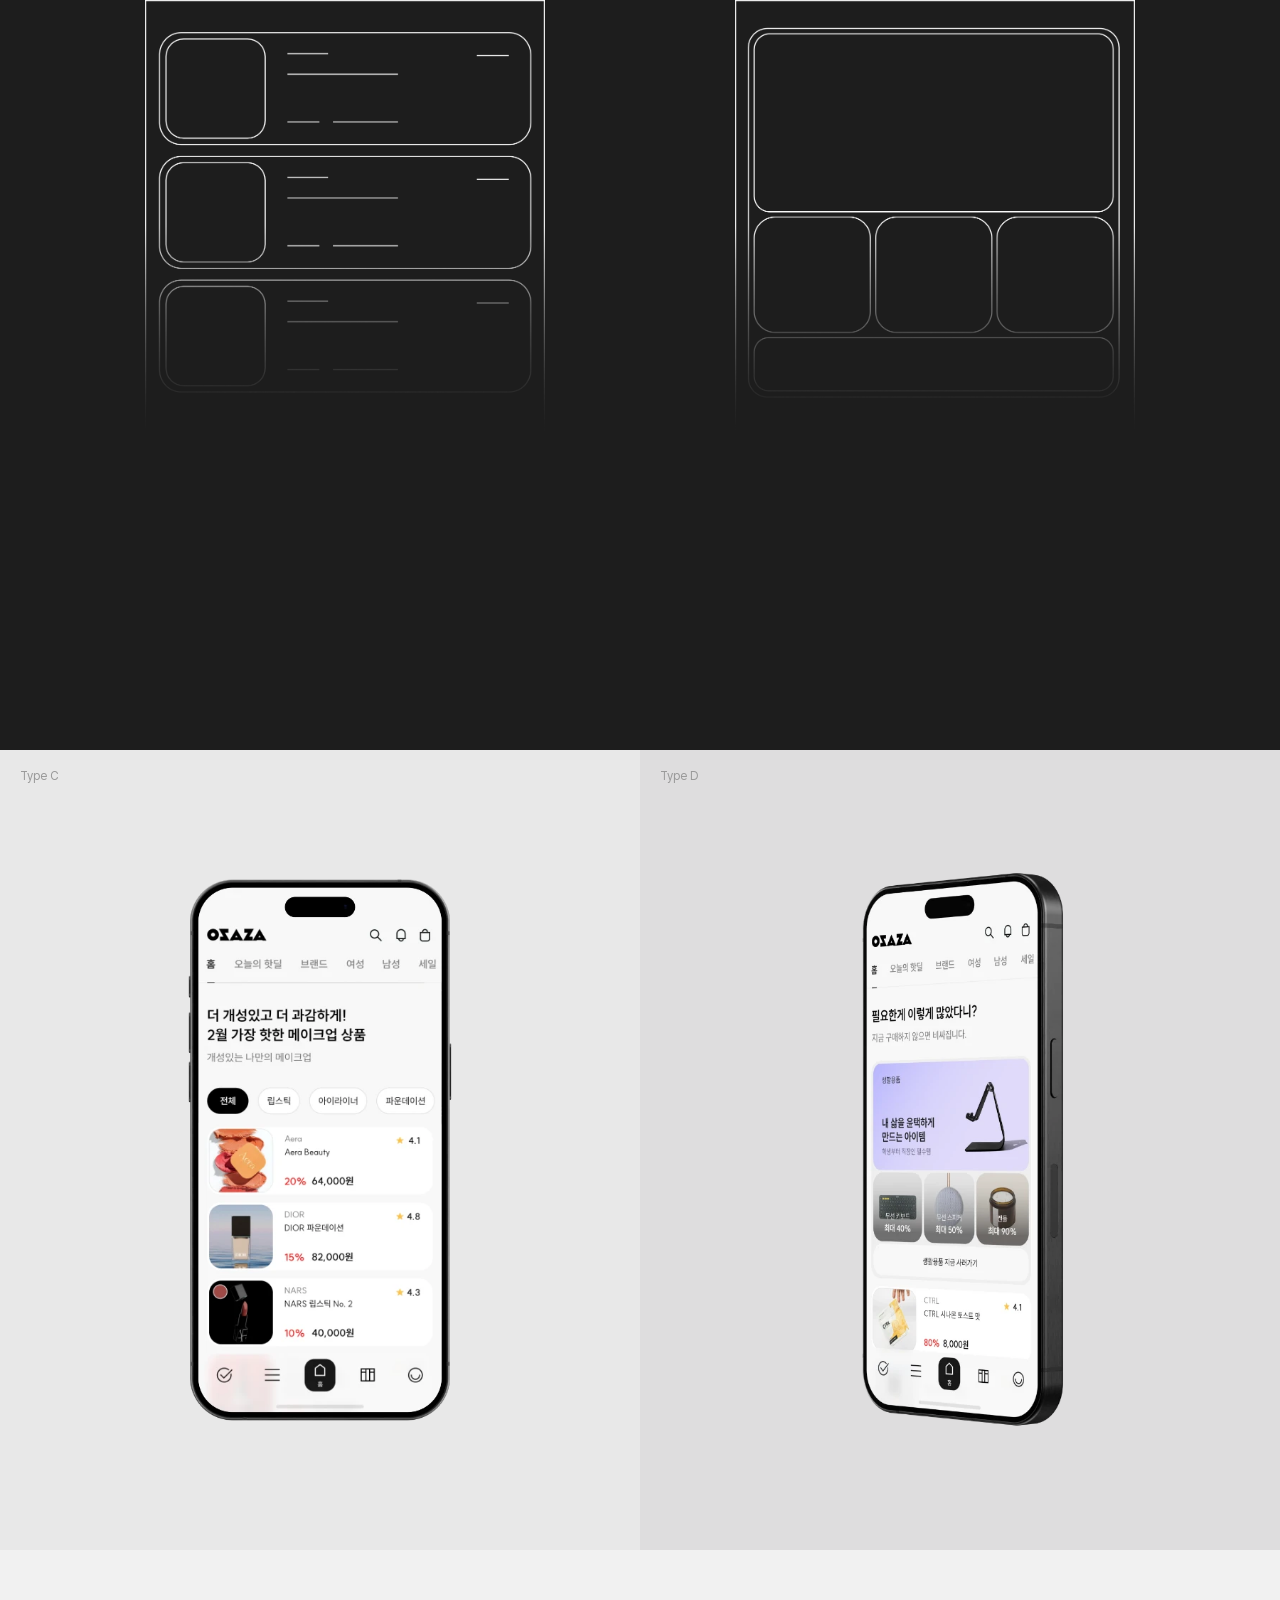
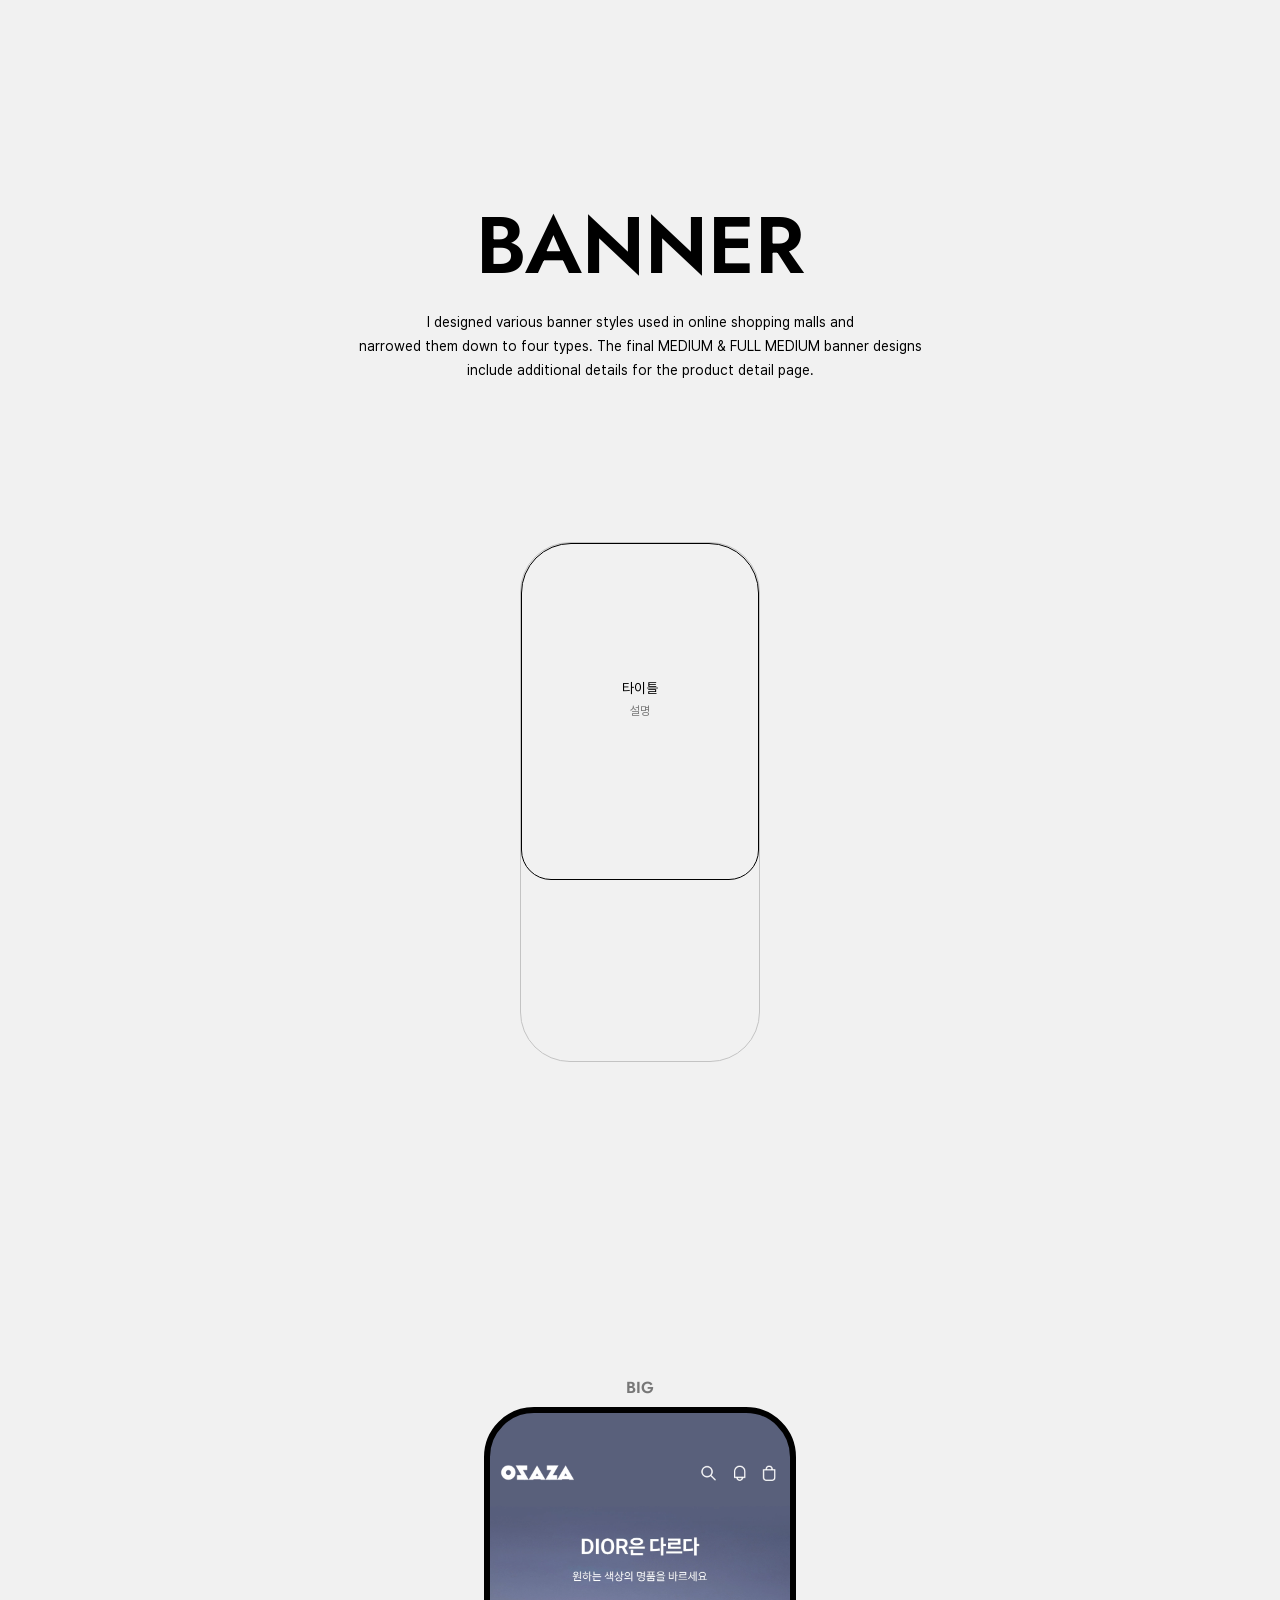
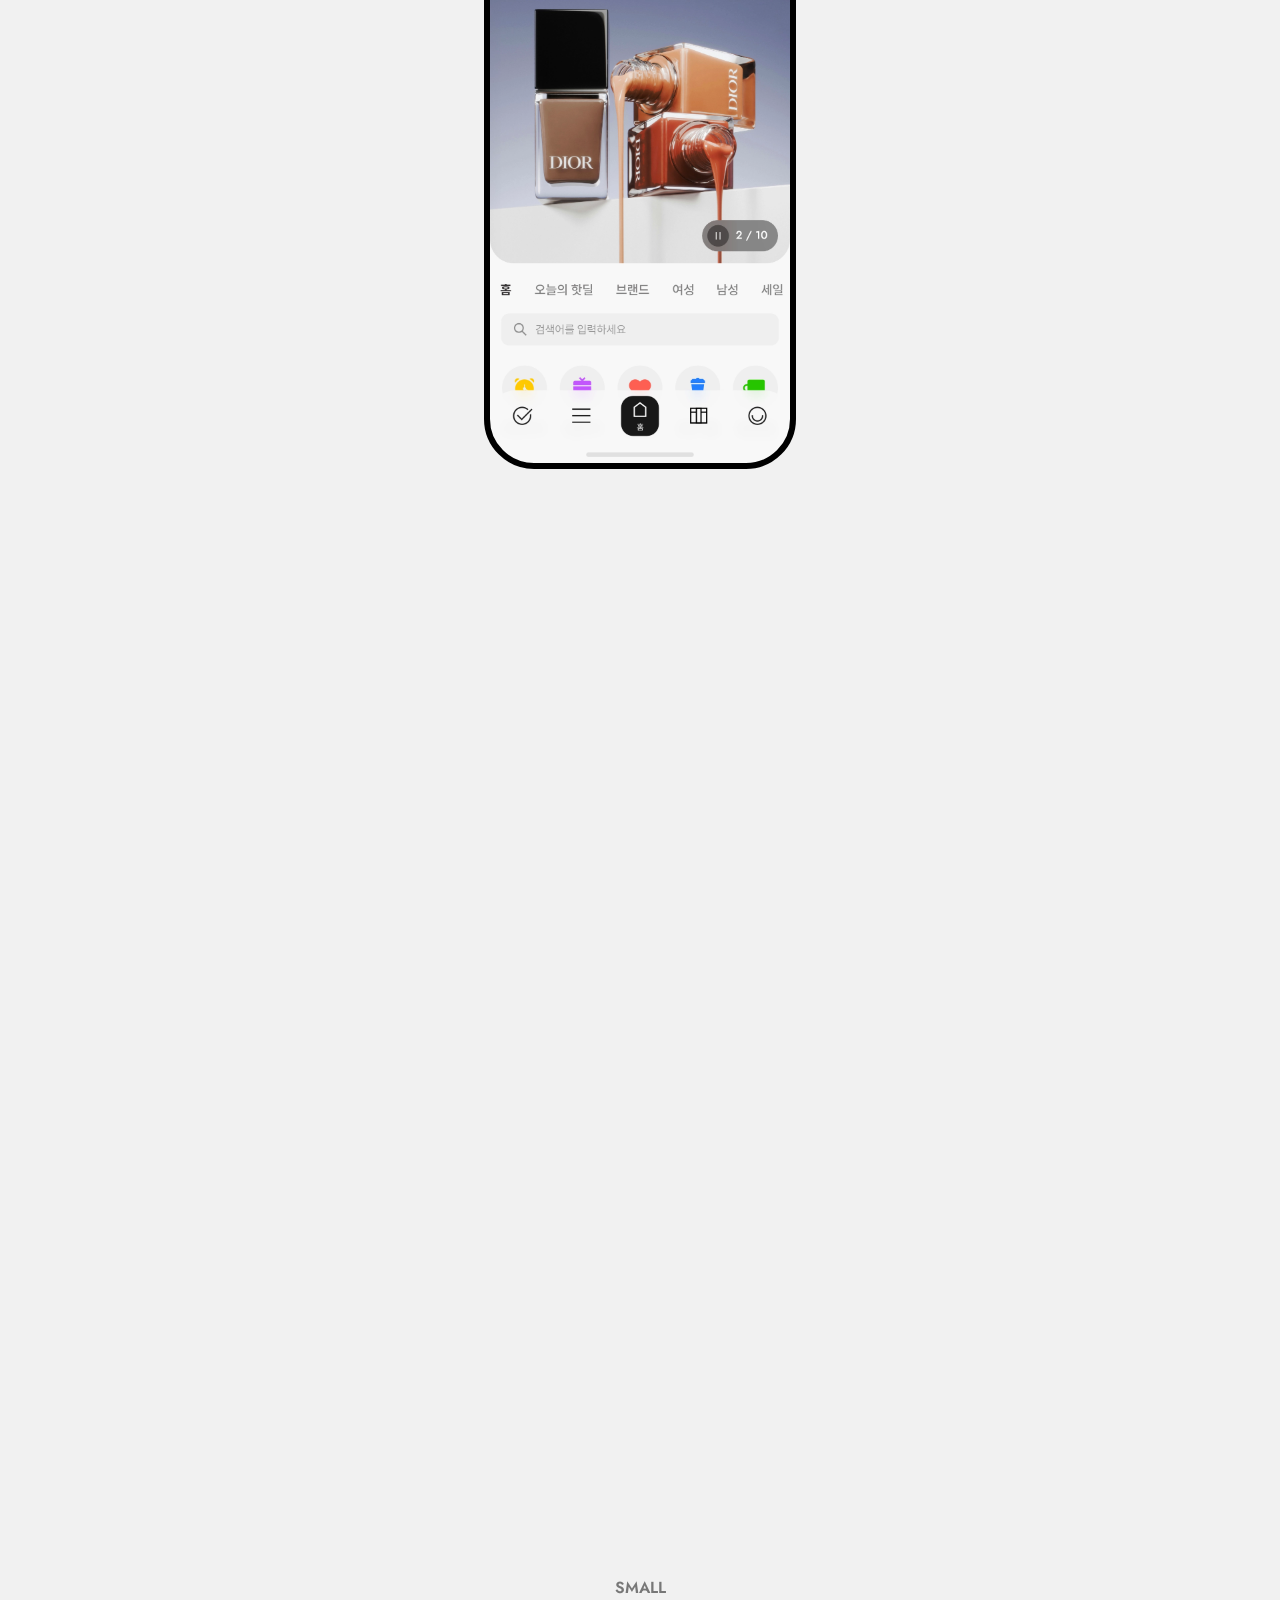
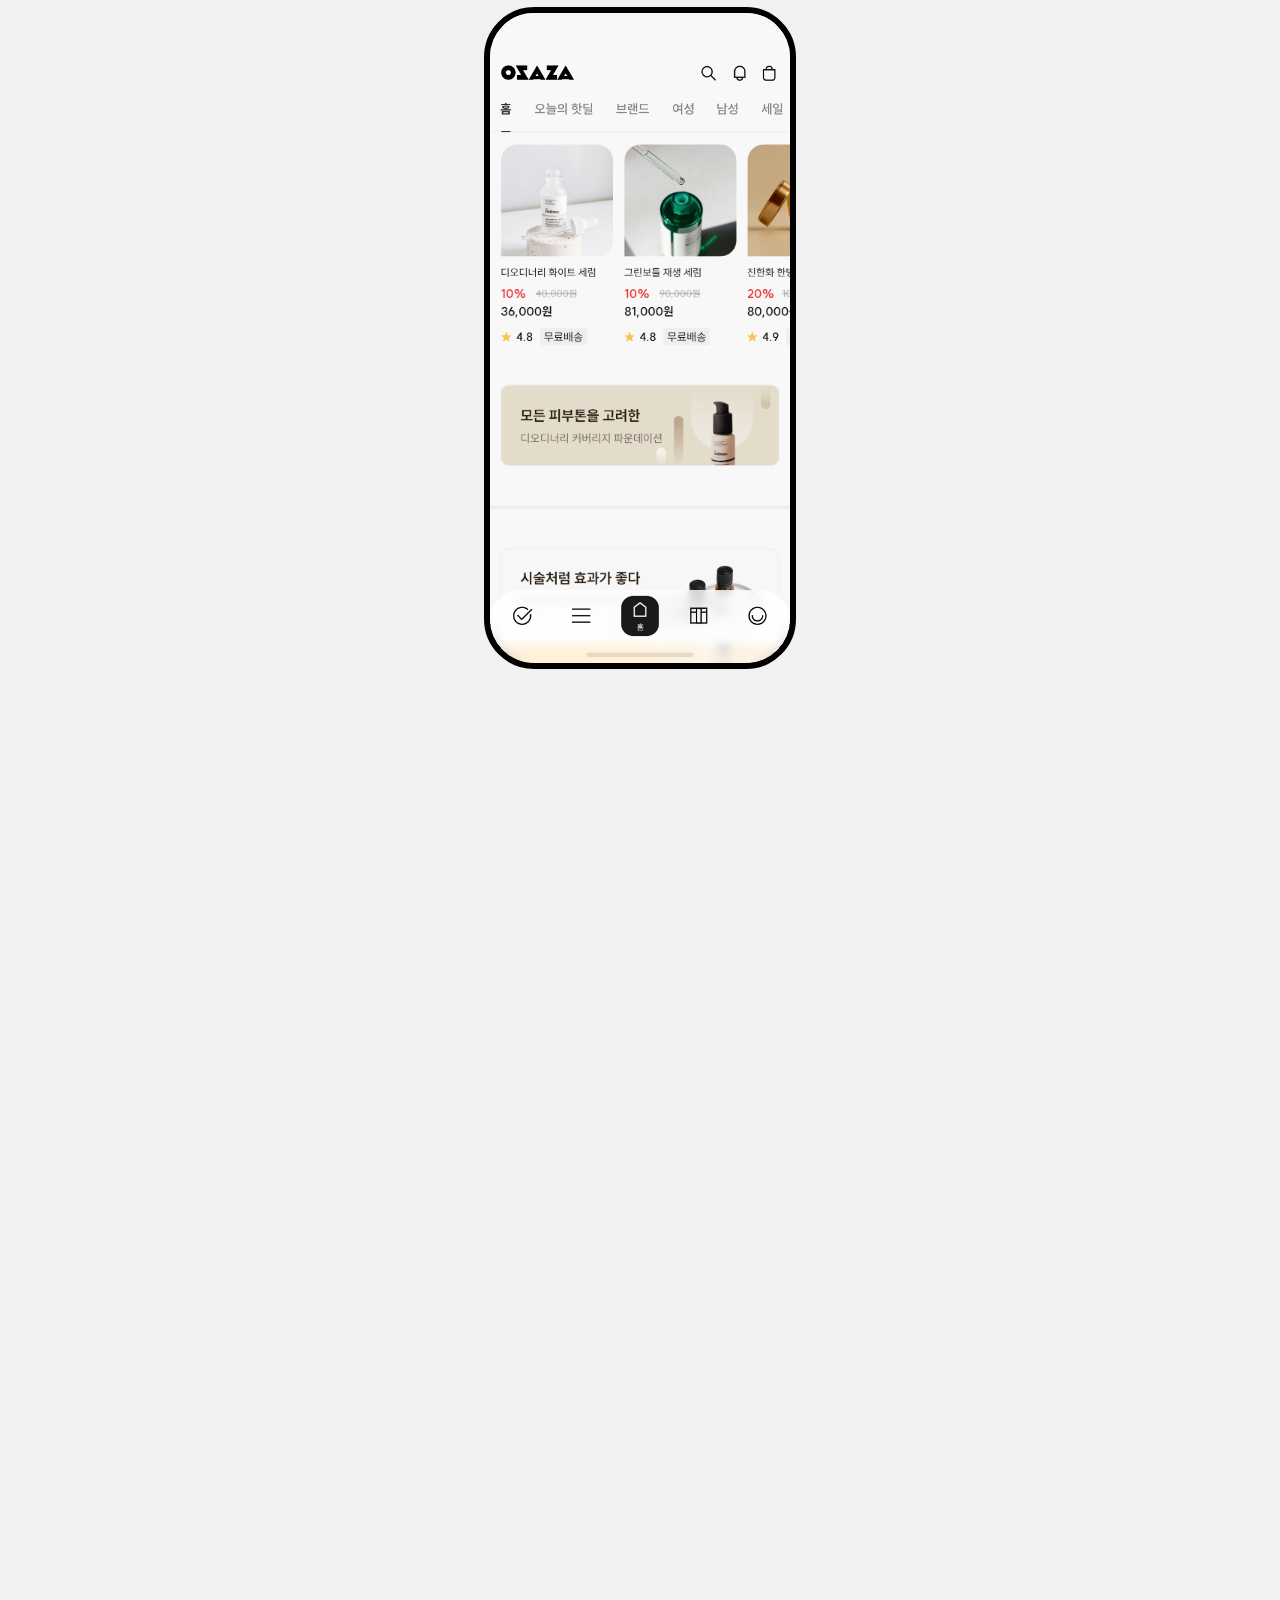
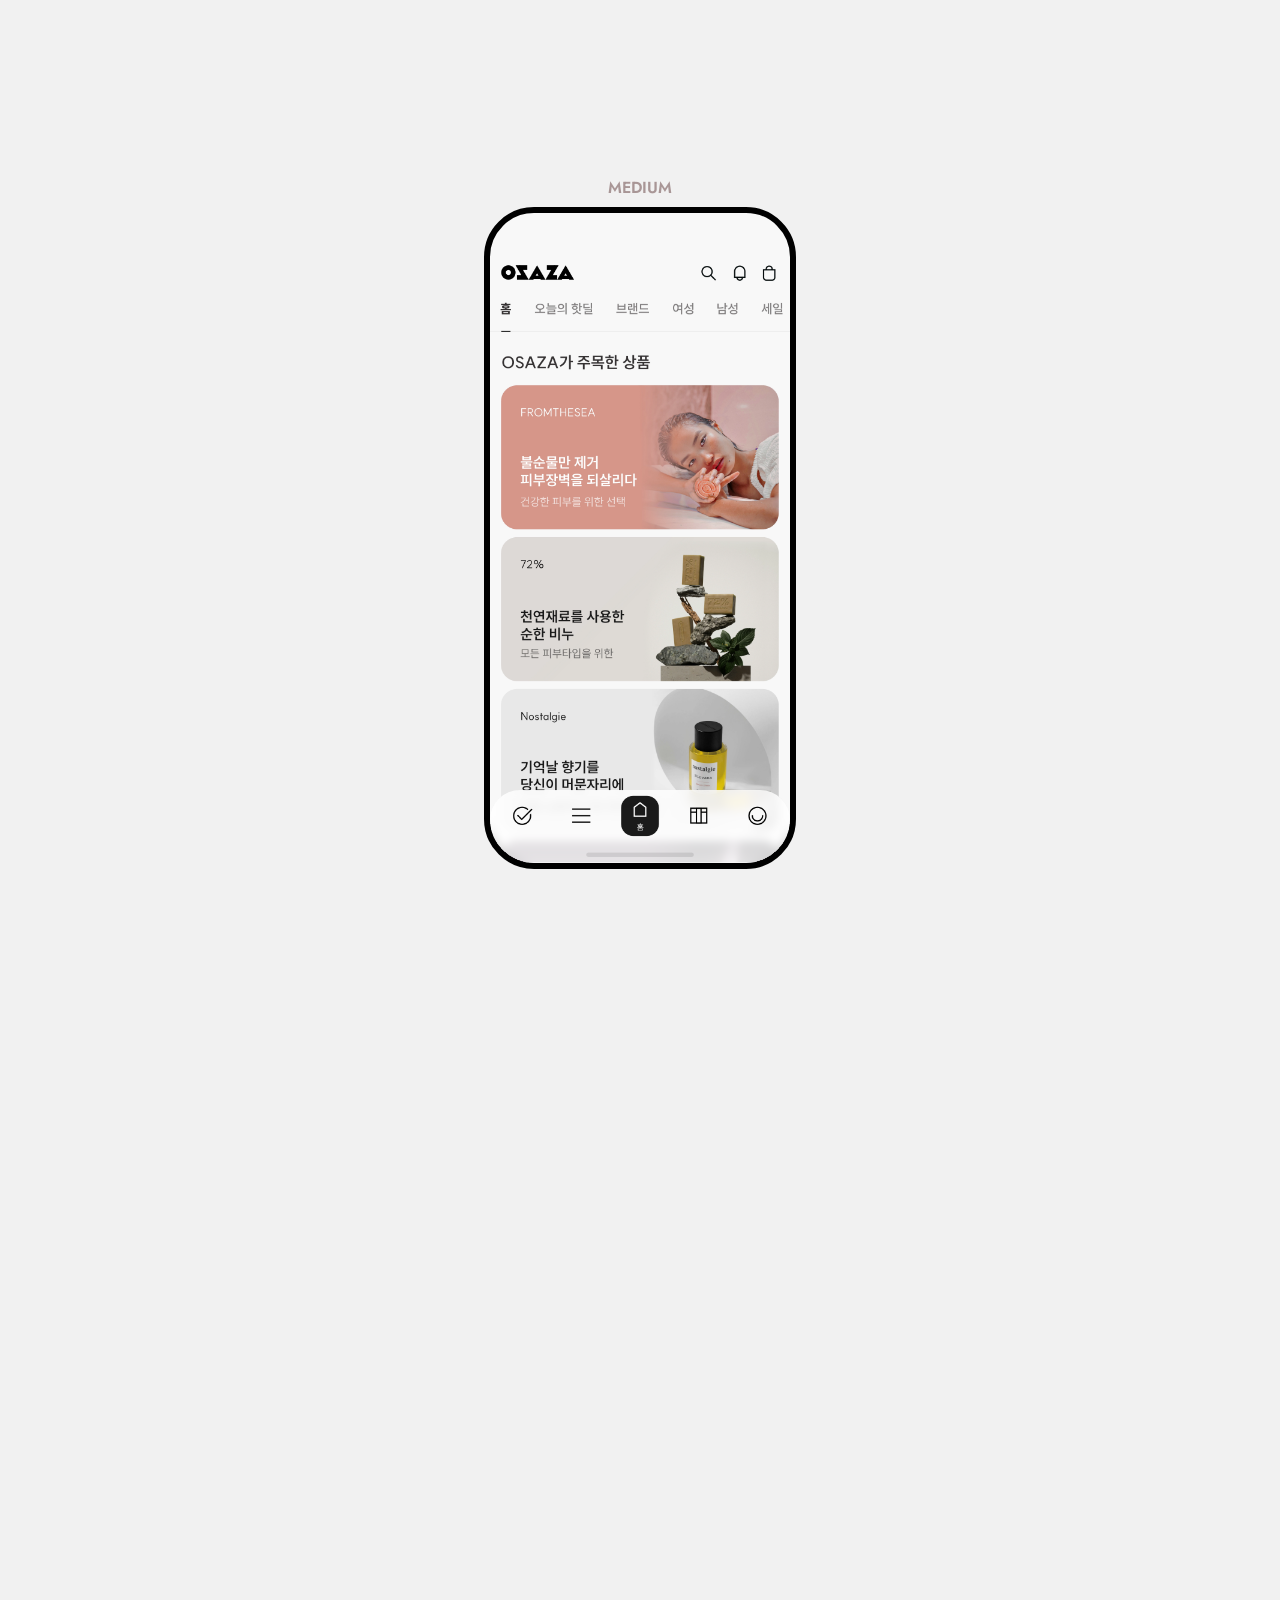
<file: en/osz.html>
<!DOCTYPE html>
<html lang="en">
 	<head>
		<meta charset="utf-8">
		<meta name="viewport" content="width=device-width, initial-scale=1.0">
		<title>OSAZA | KROWS'MIG</title>
		<meta name="description" content="OSAZA is an online shopping mall primarily selling cosmetics, and is expanding its range to include health supplements, household goods, and more. This page is a case study documenting OSAZA’s planning and design process. KROWSMIG is a portfolio site for web/app designers capable of publishing.">
		<meta name="keywords" content="OSAZA, Online shopping mall, cosmetics, health supplements, household goods, web designer, app designer, front-end developer, HTML, CSS, jQuery, Web Designer, App Designer, KROWSMIG">
		<link rel="icon" href="../images/main/favicon.png">
		<link rel="stylesheet" type="text/css" href="../css/default.css">
		<link rel="stylesheet" type="text/css" href="../css/common.css">
		<link rel="stylesheet" type="text/css" href="../css/osz.css">

		<link href="https://fonts.googleapis.com/css2?family=Jost:ital@0;1&display=swap" rel="stylesheet">
		<link href="https://fonts.googleapis.com/css2?family=Jost:ital,wght@0,300;1,300&display=swap" rel="stylesheet">
		<link href="https://fonts.googleapis.com/css2?family=Jost:ital,wght@0,600;1,600&display=swap" rel="stylesheet">

		
		<script src="../js/jquery.js"></script>

		<style type="text/css">
		</style>

		<!-- Google tag (gtag.js) -->
		<script async src="https://www.googletagmanager.com/gtag/js?id=G-4524T4PMET"></script>
		<script>
		  window.dataLayer = window.dataLayer || [];
		  function gtag(){dataLayer.push(arguments);}
		  gtag('js', new Date());
		
		  gtag('config', 'G-4524T4PMET');
		</script>

	</head>
	<body class="">
		<div class="container">
			<div class="counter"><p class='en'>0</p></div>

			<section class="ld">
				<dis class="overlay"></dis>
			</section>
		</div>
		<!-- #wrapper -->
		<div id="wrapper">
			<!-- .main_bg -->
			<div class="main_div">

				<!-- #gnb -->
				<section id="gnb">
					<div class="top_div">
						<div class="rel_div">
							<h1><a href="../index_en.html" class="logo"><span class="img_logo en">KROWS'MIG</span></a></h1>
							<div class="right">
								<a href="" class="on">EN</a>	
								<a href="../kr/osz.html" class="ko">한글</a>
							</div>
							<!-- .nav -->
							<div class="nav">
								<div class="burger">
									<h2>Menu</h2>
									<a href="">
										<span></span>
										<span></span>
										<span></span>
									</a>
								</div>
								<nav>
									<a href="#projects" class="">PROJECTS</a>	
									<a href="#about" class="">CONTACT</a>
								</nav>
							</div>
							<!-- .nav ends -->
							<div class="btm_line"><span></span></div>
						</div>
					</div>
				</section>
				<!-- #gnb ends -->


				<!-- #menu_div -->
				<div id="menu_div">
					<div class="menu_div">
						<ul>
							<li class="ltch_li"><a href="../en/ltch.html">LITCH <span>Application</span></a></li>
							<li class="jndk_li"><a href="../en/jndk.html">JANDIK <span>E-Commerce Site</span></a></li>
							<li class="hdwk_li"><a href="../en/hdwk.html">HODUWORKS <span>Application</span></a></li>
							<li class="hdhm_li"><a href="../en/hdhm.html">HODUHOME <span>Application</span></a></li>
							<li class="hddc_li"><a href="../en/hddc.html">HODUDOC <span>Application</span></a></li>
							<li class="hd_li"><a href="../en/hd.html">HODU <span>Application</span></a></li>
							<li class="hdck_li"><a href="../en/hdck.html">HODUCLICK <span>Web Version</span></a></li>
							<li class="hdck_tb_li"><a href="../en/hdck_tb.html">HODUCLICK <span>Tab Version</span></a></li>
						</ul>
						<a class="email en" href="mailto:krowsmig@gmail.com">krowsmig@gmail.com</a>
					</div>
				</div>

				<!-- #main -->
				<section id="main" class="">
					<div class="main wd_1920">
						<div class="brdr main_bg mgn_btm_100">
							<div class="img_1 main_img brdr"></div>
							<p class="en one_txt">O<span>S</span><span>A</span><span>Z</span>A</p>
						</div>						
					</div>
					<div class="quick_div wd_1920 pd_btm_160 two">
						<h1 class="fnt_30 pd_btm_40 en">OSAZA</h1>
						<ul class="summary_ul pd_btm_60">
							<li class="pr_li">
								<p class="title">Programs</p>
								<p>
									<span class="ic ad">Affinity</span>
									<span class="ic ap">Affinity</span>
								</p>
							</li>
							<li class="yy_li">
								<p class="title">Created In</p>
								<p><span>2025</span></p>
							</li>
							<li class="in_li">
								<p class="title">Role (Involvemnet)</p>
								<p>Designer <span>(100%)</span>
								</p>
								<p>Project Manager <span>(100%)</span>
								</p>
							</li>
						</ul>
						<div class="description_div">
							<p class="first_p fnt_14">
								It is an online shopping mall that sells a wide range of categories, including cosmetics, food, household goods, and health products, with a focus on cosmetics.
								This site was created for portfolio purposes, and instead of a unique design, it was centered around layouts, banners, and product detail pages that are currently applicable and commonly used in online shopping malls.
							</p>

							<p class="last_p fnt_14">
								This site was not designed by simply selecting standout images from various design sites.
								All product thumbnails and banners were designed in-house, and random images were used to reflect potential issues that could arise in real-world scenarios, ensuring that the design process and planning took into account possible design challenges.
							</p>
						</div>
					</div>
				</section>
				<!-- #main ends -->

				<!-- #contents -->
				<div id="contents" class="">
					<!-- #target -->
					<section id="target" class=" pd_btm_160 pd_tp_160">
						<div class="target_div wd_1920">
							<div class="">
								<div class="logo_div">
									<h2 class="fnt_20">Logo</h2>
									<p class="logo_img"><span>image of logo 1</span></p>
									<p class="logo_glass">
										<span>image of logo 1</span>
									</p>
								</div>
								<ul class="target_ul">
									<li class="gender_li">
										<h2 class="fnt_20">Gender</h2>
										<p class="des fnt_14">The user base is 72% female and 28% male, with a strong focus on skincare and makeup, attracting both women and men.
										</p>
										<ul class="detail_ul">
											<li class="wd_40per">
												<h3>여성</h3>
												<p><span class="color_span bk_1">72%</span></p>
											</li>
											<li class="wd_60per">
												<h3>남성</h3>
												<p><span class="color_span bk_5">28%</span></p>
											</li>
										</ul>
									</li>
									<li class="age_li pd_tp_100">
										<h2 class="fnt_20">Age</h2>
										<p class="des fnt_14">The user age distribution is 30% in their 20s, 37% in their 30s, 20% in their 40s, and 13% in their 50s, with the majority in their 20s and 30s.
										</p>
										<ul class="detail_ul">
											<li class="li_1">
												<h3>20대</h3>
												<p><span class="color_span bk_1"> 30%</span></p>
											</li>
											<li class="li_2">
												<h3>30대</h3>
												<p><span class="color_span bk_2">37%</span></p>
											</li>
											<li class="li_3">
												<h3>40대</h3>
												<p><span class="color_span bk_3">20%</span></p>
											</li>
											<li class="li_4">
												<h3>50대</h3>
												<p><span class="color_span bk_4">13%</span></p>
											</li>
										</ul>
									</li>
								</ul>
								<div class="fnt_div">
									<h2 class="fnt_20 ">Font</h2>
									<p class="des fnt_14">For a site with high English usage, the English and Korean fonts for SUIT were selected to match the overall brand image perfectly.
										</p>
									<div class="fnt_img">
										<p class="title fnt_20">SUIT</p>
										<p class="detail">
											Aa
										</p>
									</div>
								</div>
							</div>
						</div>
					</section>
					<!-- #target ends -->
					<div class="contents_div">

						<!-- #img_title_1 -->
						<section id="img_title_1" class="wd_full grey_bg_2">
							<div class="img_title_div">
								<div class="pd_tp_bm_300">
									<h1 class="fnt_50 en">MAIN</h1>
									<p class="des fnt_14">I used a familiar online shopping mall layout for the user,  <span class="break_line"></span>
										with the banner height slightly higher than that of other sites.</p>
									<div class="img_title_1_scroll">
										<div class="scroll_div_1 scroll_div_1">
											<div class="for_fixed">
												<div class="pos_rel">
													<div class="pos_ab">
														<p class="mob_img">
															<span class="mob_top"></span>
															<span class="mob_btm"></span>

														</p>
													</div>
												</div>
												<span class="comnt comnt_1">The bottom-left corner of the thumbnail<br> is straightened for the text</span>
												<span class="comnt comnt_2">Used icon menus that are <br> commonly seen these days.</span>
											</div>
											<div class="extra">
												<span class="ext_0"></span>
												<span class="ext_1 en"></span>
												<span class="ext_2 en"></span>
											</div>
										</div>
									</div>
									
								</div>
								<ul class="title_ul">
									<li class="li_1 grey_bg_3 lazy_img lazy_css">Main App Image</li>
									<li class="li_2 grey_bg_4 lazy_img lazy_css">Setup App Image</li>
								</ul>
							</div>
						</section>
						<!-- #img_title_1 ends -->


						<!-- #img_title -->
						<section id="img_title_2" class="wd_full">
							<div class="img_title_div">
								<div class="pd_tp_bm_300">
									<h1 class="fnt_50 en">LAYOUT</h1>
									<p class="des fnt_14">Repeating layouts can decrease user engagement.  
										<span class="break_line"></span>
										To address this, I used various layouts to design the product listing.</p>
									<div class="img_title_2_scroll wd_1920">
										<div class="scroll_div_2">
											<ul>
												<li class="lyt_li_1">
													<div class="width_div">
														<h2>Type A</h2>
														<p class="des">It is used when displaying products from multiple categories simultaneously with the basic type layout.</p>
														<p class="lyt_img">Type A Layout</p>
													</div>
												</li>
												<li class="lyt_li_2">
													<div class="width_div">
														<h2>Type B</h2>
														<p class="des">This is the second most commonly used layout, and it has higher attention-grabbing potential compared to Type A.</p>
														<p class="lyt_img">Type B Layout</p>
													</div>
												</li>
												<li class="lyt_li_3">
													<div class="width_div">
														<h2>Type C</h2>
														<p class="des">This is a layout used for displaying products from a specified category.</p>
														<p class="lyt_img">Type C Layout</p>
													</div>
												</li>
												<li class="lyt_li_4">
													<div class="width_div">
														<h2>Type D</h2>
														<p class="des">
														This layout integrates advertising banners and organizes the product list using product categories.</p>
														<p class="lyt_img">Type D Layout</p>
													</div>
												</li>
											</ul>
											<div class="extra">
												<span class="ext_0"></span>
												<span class="ext_1 en"></span>
												<span class="ext_2 en"></span>
												<span class="ext_3 en"></span>
											</div>
										</div>
									</div>
								</div>
								<ul class="title_ul">
									<li class="li_1 lazy_img lazy_css">Type C</li>
									<li class="li_2 lazy_img lazy_css">Type D</li>
								</ul>
							</div>
						</section>
						<!-- #img_title ends -->

						


						<!-- #img_title_3 -->
						<section id="img_title_3" class="grey_bg_5">
							<div class="img_title_div">
								<div class="pd_tp_bm_300">
									<h1 class="fnt_50 en">BANNER</h1>
									<p class="des fnt_14">I designed various banner styles used in online shopping malls and <span class="break_line"></span>
										narrowed them down to four types. The final MEDIUM & FULL MEDIUM banner designs <span class="break_line"></span>
										include additional details for the product detail page.</p>
									<div class="img_title_3_scroll">
										<div class="scroll_div_1 scroll_div_3">
											<div class="for_fixed">
												<div class="pos_rel">
													<div class="pos_ab">
														<div class="mob_img">
															<!-- <h2 class="fc_bk banner_h banner_h_1">BIG</h2>
															<h2 class="fc_bk banner_h banner_h_2">SMALL</h2>
															<h2 class="fc_bk banner_h banner_h_3">MEDIUM</h2> -->
															<div class="banner banner_1">
																<div class="cnt_div">
																	<p class="t_p">타이틀</p>
																	<p class="t_d">설명</p>
																</div>	
															</div>
															<div class="banner banner_2">
																<div class="cnt_div">
																	<p class="t_s fc_bk">서브 타이틀</p>
																	<p class="t_p fc_bk">타이틀</p>
																	<p class="t_d fc_bk">설명</p>
																</div>	
															</div>
														</div>
													</div>
												</div>
											</div>
											<div class="extra">
												<div class="ext_0">
													
												</div>
												<div class="ext_1 en">

													<div class="pos_rel">
														<span class="title_span">BIG</span>
														<div class="pos_ab">
															<p class="ext_0_mob_img mob_img">
																<span class="r_banner r_banner_1">banner 1</span>
																<span class="r_banner r_banner_3">banner 3</span>
															</p>
														</div>
													</div>
												</div>
												<div class="ext_2 en"></div>
												<div class="ext_2_1 en">
													<div class="pos_rel">
														<span class="title_span">SMALL</span>
														<div class="pos_ab">
															<p class="ext_0_mob_img mob_img">
																<span class="mob_top"></span> 
																<span class="mob_btm"></span> 
															</p>
														</div>
													</div>	
												</div>
												<div class="ext_2_2 en"></div>
												<div class="ext_3 en">
													<div class="pos_rel">
														<span class="title_span">MEDIUM</span>
														<div class="pos_ab">
															<p class="ext_0_mob_img mob_img">
																<em class="one"></em>
																<span class="mob_img_3_3">banner 1</span>
																<span class="mob_btm"></span>
															</p>
														</div>
													</div>
												</div>
												<div class="ext_4 en"></div>
												<div class="ext_5 en"></div>
												<div class="ext_6 en">
													<div class="pos_rel">
														<span class="title_span">FULL MEDIUM</span>
														<div class="pos_ab">
															<p class="ext_0_mob_img mob_img">
																<em class="one"></em>
																<span class="mob_img_4_1">banner 1</span>
																<span class="mob_btm mob_btm_0"></span>
																<span class="mob_btm mob_btm_1"></span>
															</p>
														</div>
													</div>
												</div>
												<div class="ext_7 en"></div>
												<div class="ext_8 en"></div>
											</div>
										</div>
									</div>
								</div>
							</div>
						</section>
						<!-- #img_title_3 ends -->
						

						<!-- #img_title_4 -->
						<section id="img_title_4" class="grey_bg_6">
							<div class="img_title_div">
								<div class="pd_tp_bm_300">
									<h1 class="fnt_50 en">EVENT</h1>
									<p class="des fnt_14">I used images that best represent the event's purpose and arranged the products  <span class="break_line"></span>in a simple yet unique layout, contrasting with the basic product listing layout.</p>
									<div class="scroll_div">
										<p class="img_title_1 img_title_4">image of event layouts</p>
									</div>

									<div class="layout_div">
										<h2 class="fnt_20">Layout</h2>
										<p class="des fnt_14 layout_des">I designed a product listing with horizontal scrolling in two types. Depending on the nature of the event, <span class="break_line"></span>the layout can be customized using either rectangular or circular shapes.</p>
										<div class="cont_div">
											<ul>
												<li>
													<div><p>Type A</p></div>
												</li>
												<li>
													<div><p>Type B</p></div>
												</li>
											</ul>
										</div>
									</div>
								</div>
							</div>
							
						</section>
						<!-- #img_title_4 ends -->

						<section id="img_title_5" class="grey_bg_7">
							<div class="img_title_div">
								<div class="pd_tp_bm_300">
									<h1 class="fnt_50 en">PRODUCT</h1>
									<p class="des fnt_14">For the product detail page, I created a fictional creator’s thumbnail and designed the page<span class="break_line"></span> with a style that contrasts with the overall shopping mall design. <span class="break_line"></span> To achieve this, I focused on a men's cosmetics product for the detailed page layout.</p>
									<div class="img_title_5_scroll">
										<div class="scroll_div_1 scroll_div_5">
											<div class="for_fixed">
												<div class="pos_rel">
													<div class="pos_ab">
														<p class="mob_img">
															<em class="one"></em>
															<em class="two"></em>
															<em class="three"></em>
															<!-- <span class="mob_top"></span> -->
															<span class="mob_img mob_img_1"></span>
															<span class="mob_btm"></span>
															<span class="mob_btm_1"></span>
														</p>
													</div>
												</div>
											</div>
											<div class="extra">
												<span class="ext_0"></span>
												<span class="ext_1 en"></span>
												<span class="ext_2 en"></span>
												<span class="ext_3 en"></span>
												<span class="ext_4 en"></span>
											</div>
										</div>
									</div>

									
								</div>
							</div>
						</section>


					<!-- <section id="menu_tab">
						<div class="tab_div">
							<a href="#img_title_1" class="on tab_1">메인</a>
							<a href="#img_title_2" class="tab_2">세팅</a>
							<a href="#img_title_3" class="tab_3">배너</a>
							<a href="#img_title_4" class="tab_4">이벤트</a>
							<a href="#img_title_5">상세</a>
						</div>
					</section> -->
					</div>
				</div>
				<!-- #contents ends -->

				<!-- .top_btn -->
				<div class="top_div">
					<a href="#wrapper" class="top_btn top_btn_f">Back To Top</a>
				</div>
				<!-- .top_btn ends -->


				<!-- #footer -->
				<section id="footer" class="pd_btm_160 grey_bg_7">
					<p class="eng_ft en wd_1920 pd_tp_60">© 2025 KROWS'MIG</p>
				</section>
				<!-- #footer ends -->
			</div>

			<!-- .main_bg ends -->
		</div>
		<!-- #wrapper ends-->

		
		<script src="../js/gsap.min.js"></script>
		<script src="../js/ScrollTrigger.min.js"></script>
		<script src="../js/sub_script.js"></script>
		<script src="../js/osz_script.js"></script>

	</body>
</html>
</file>
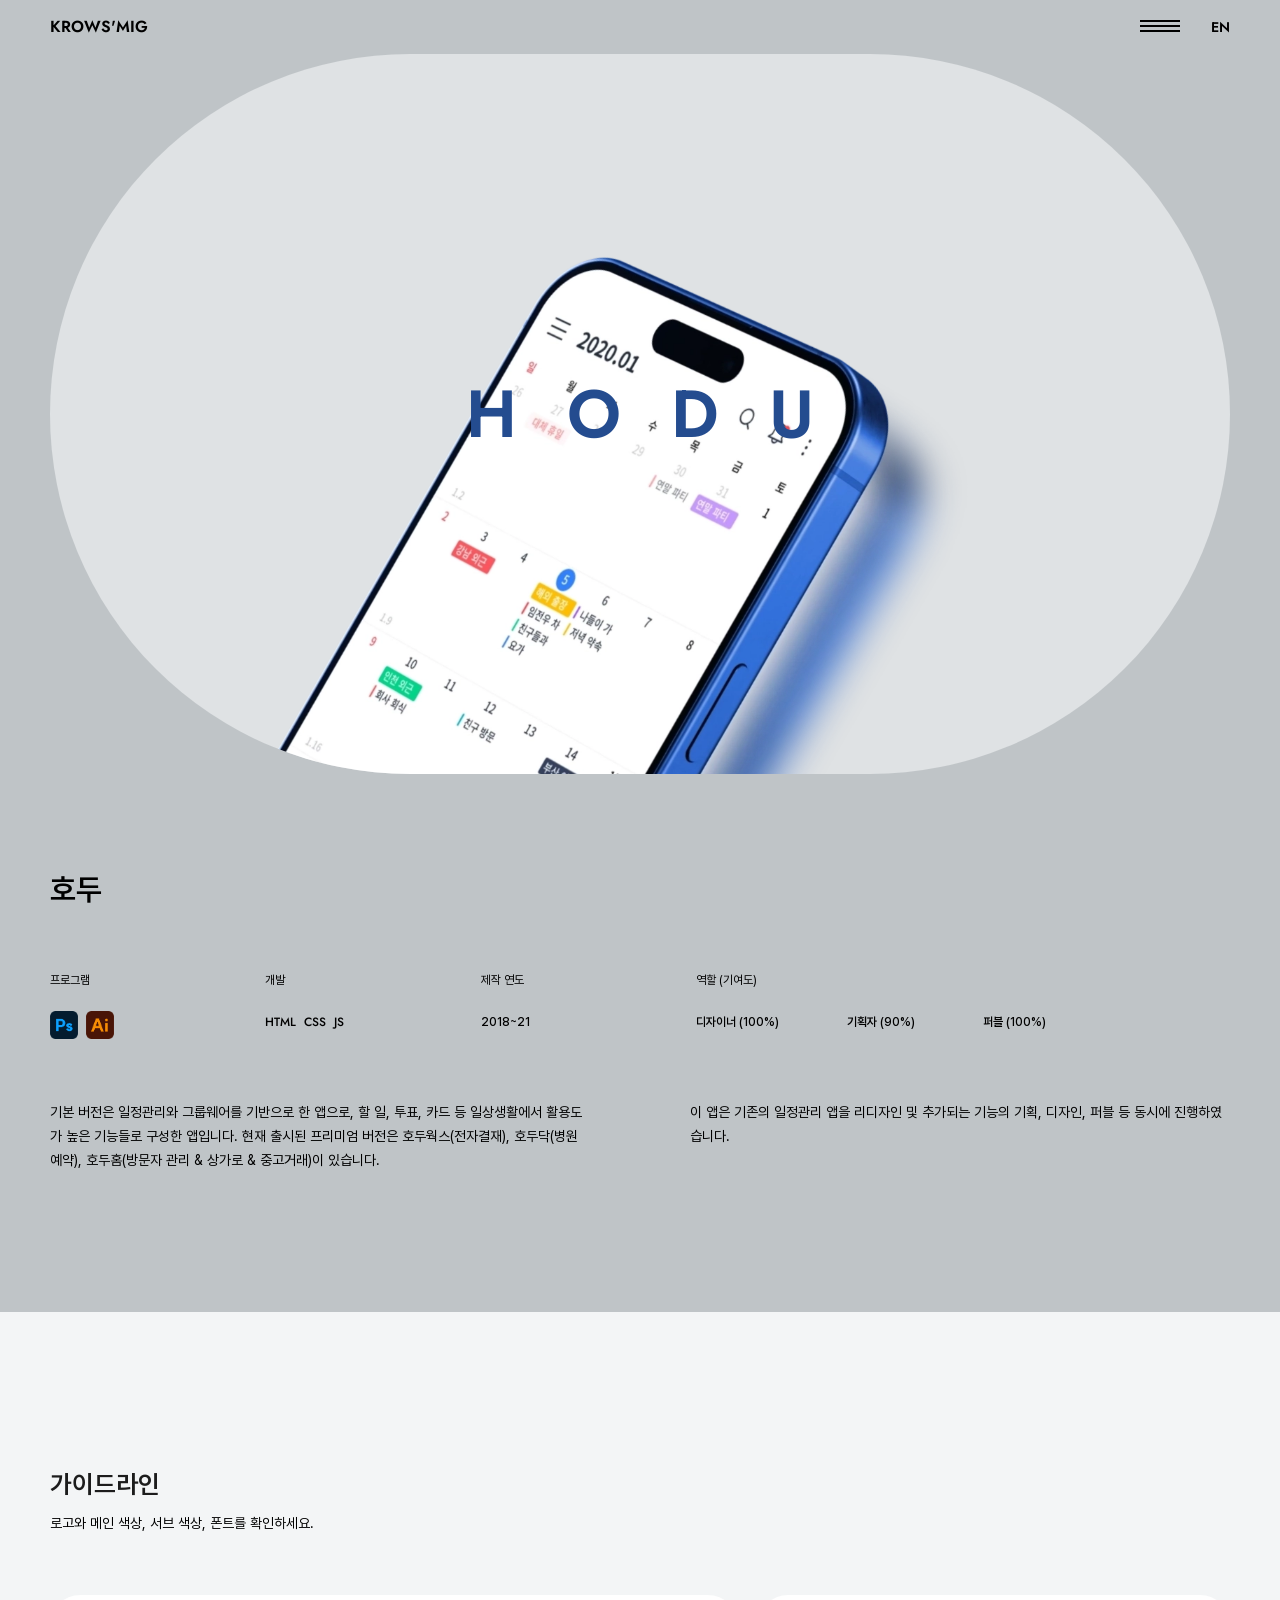
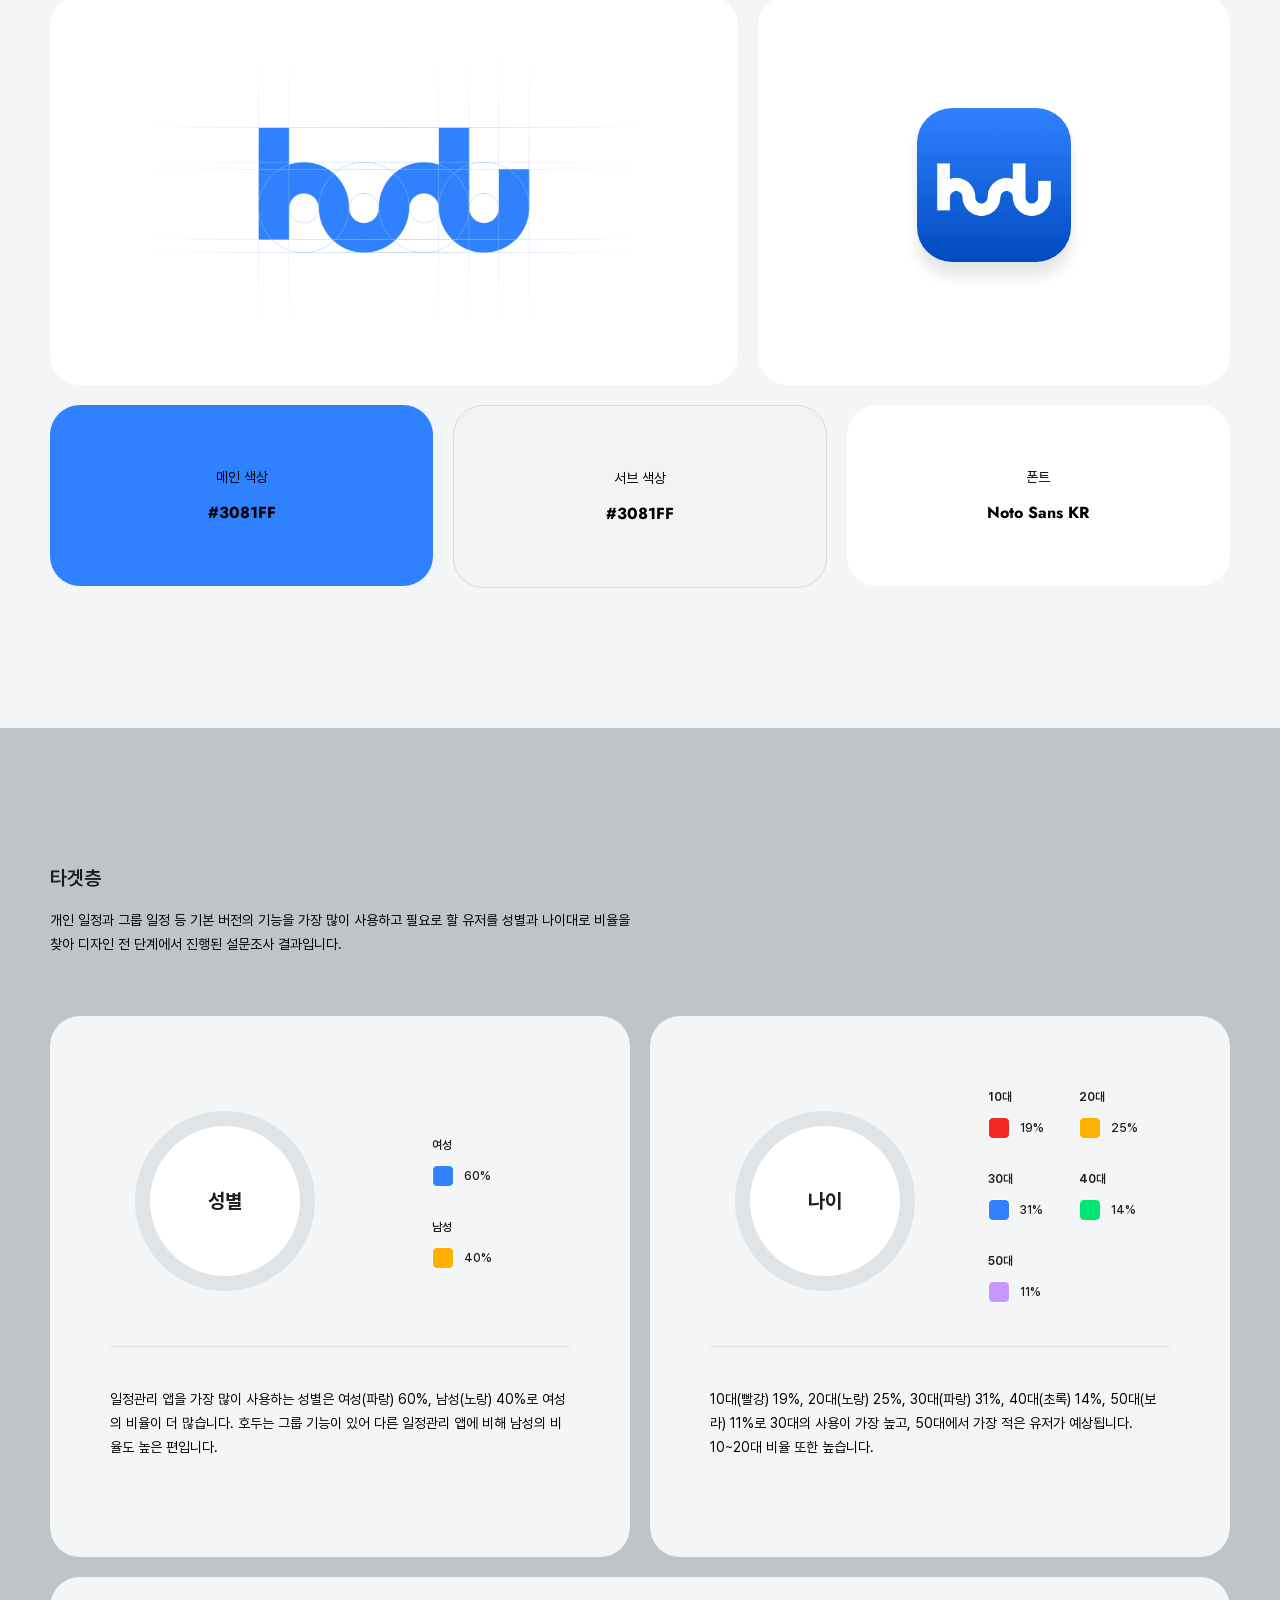
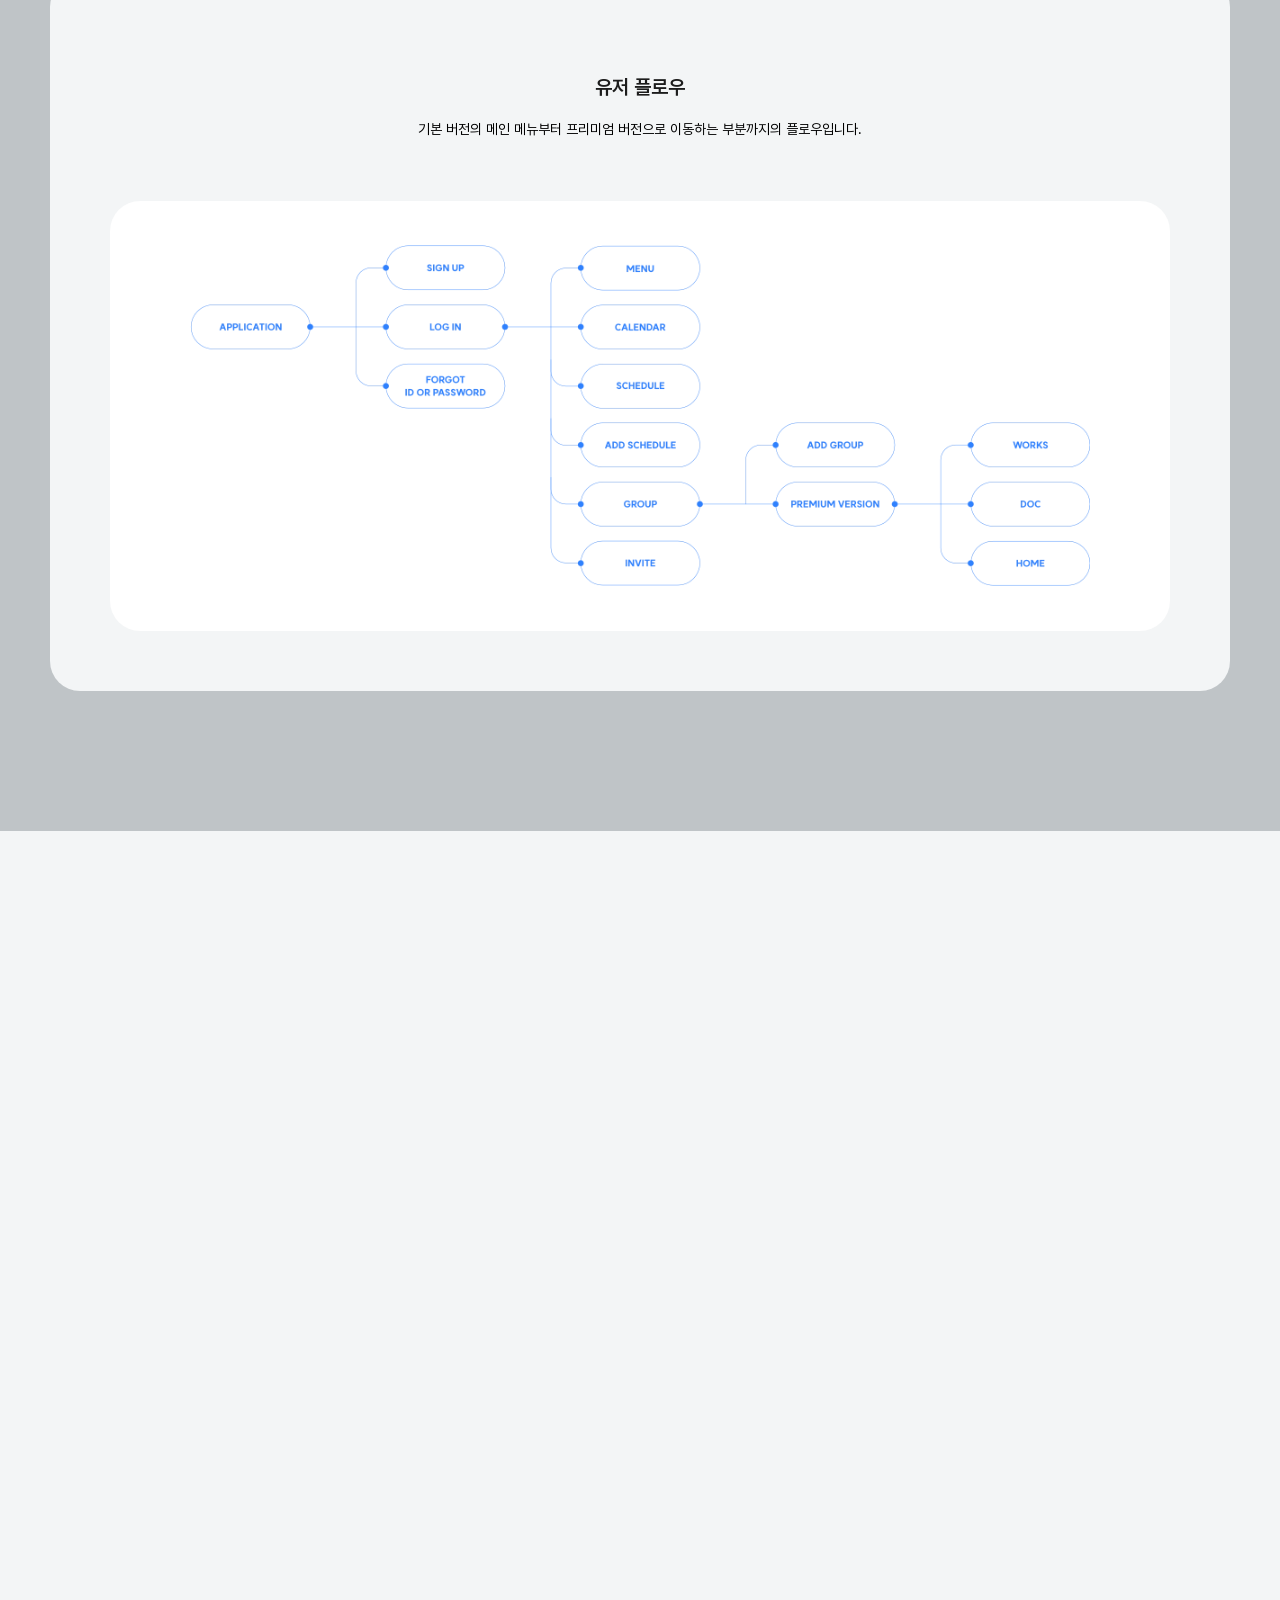
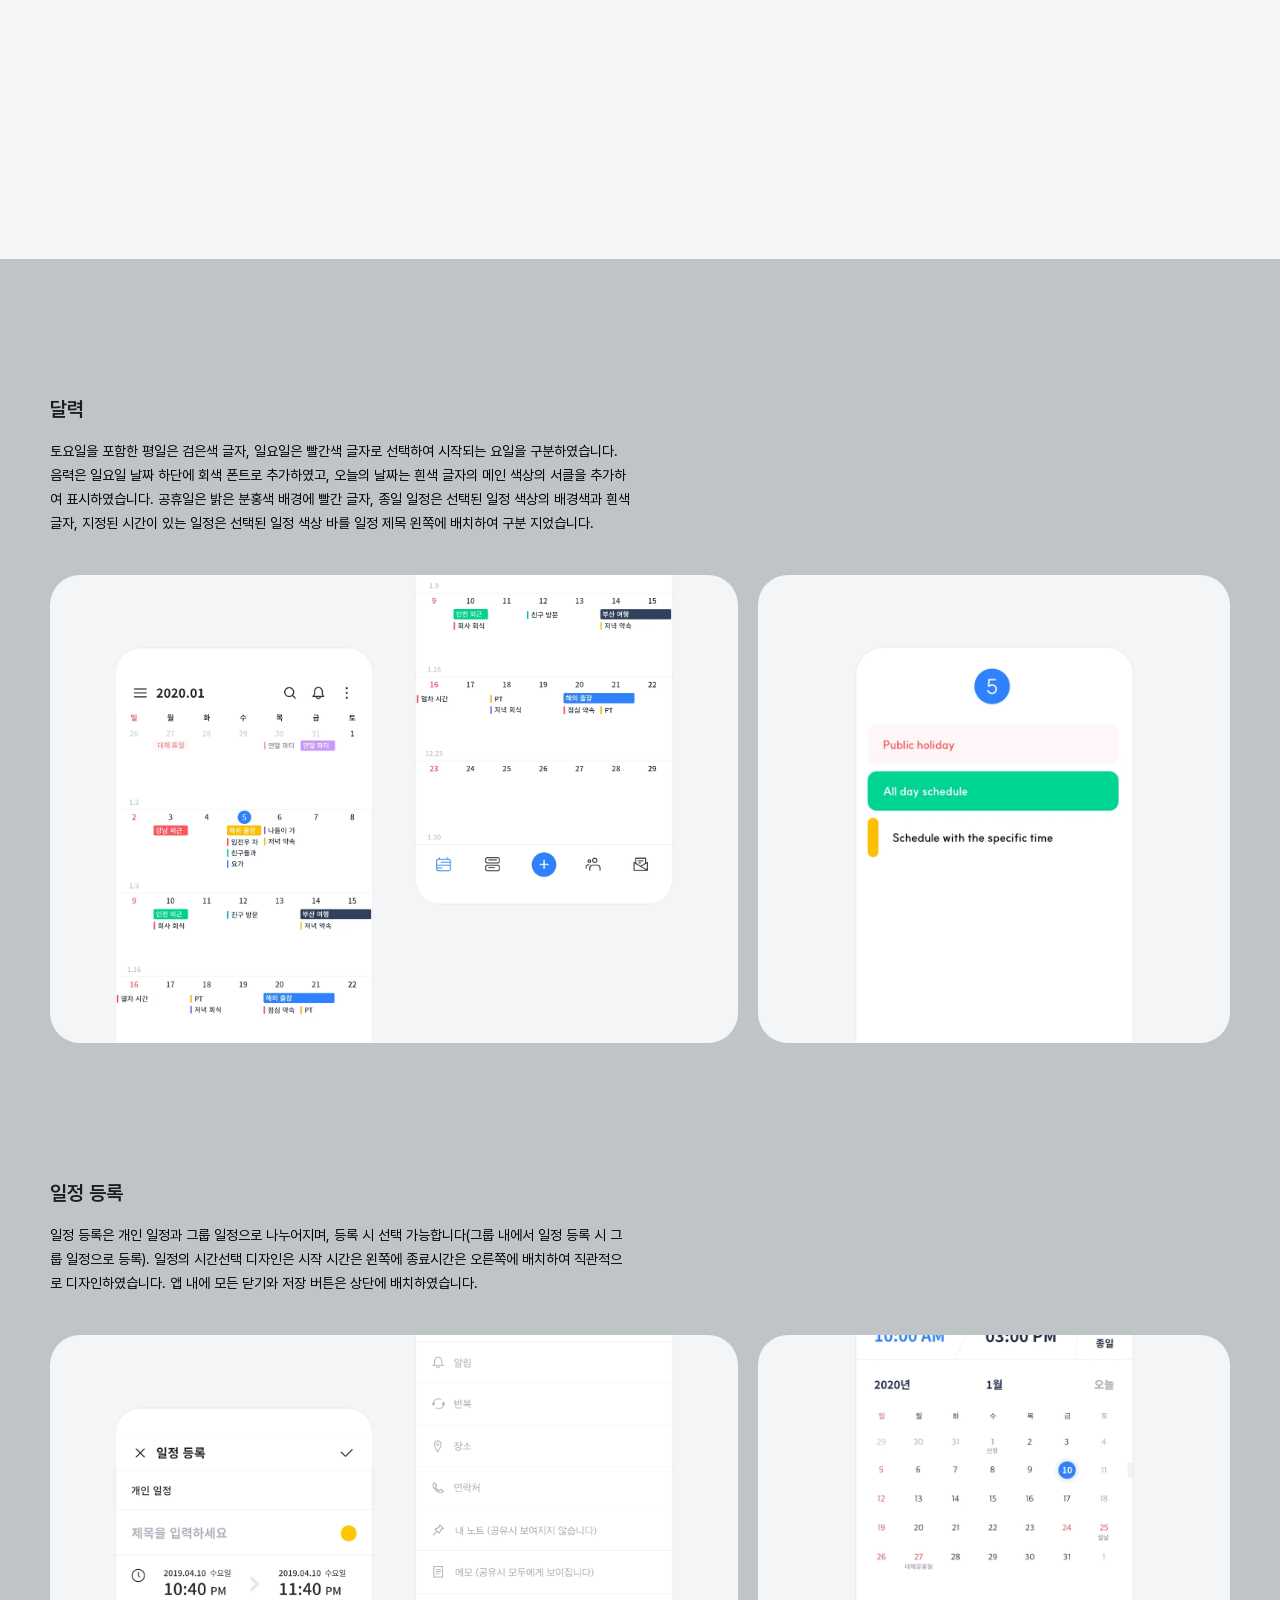
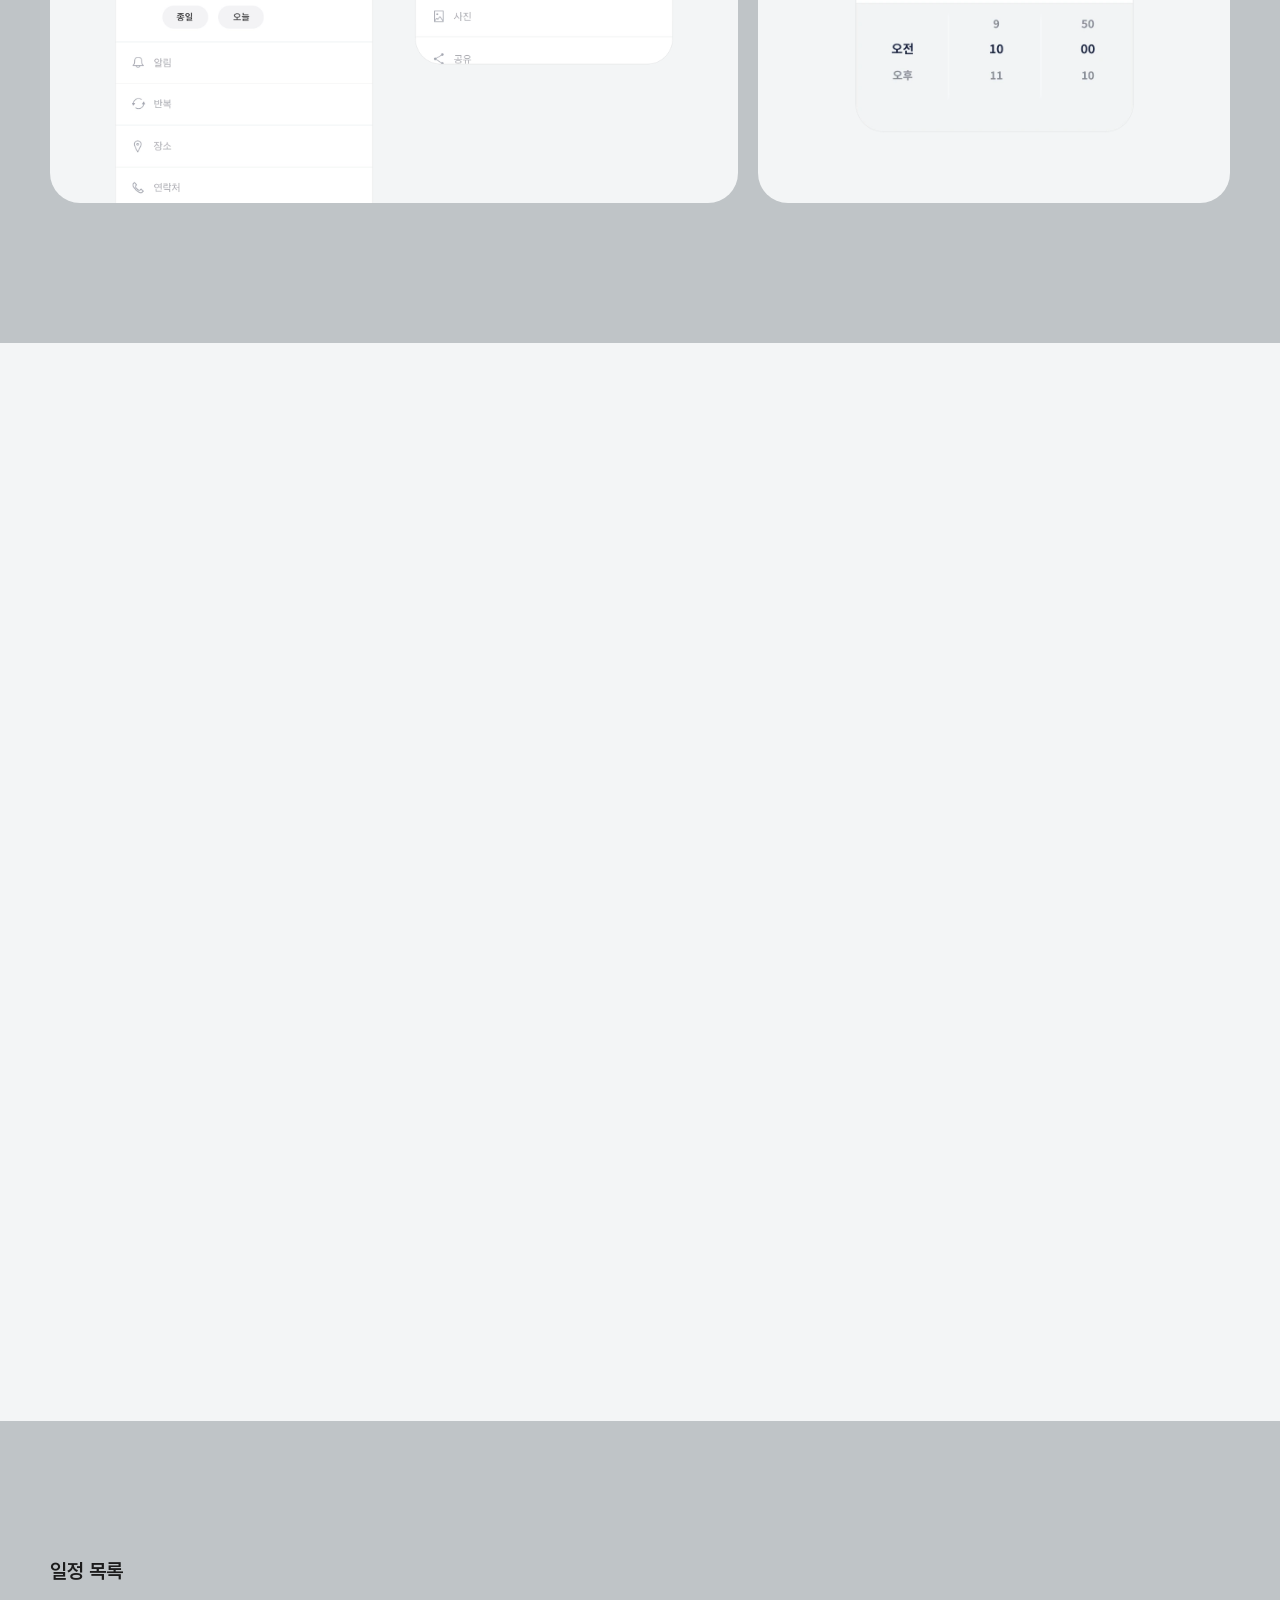
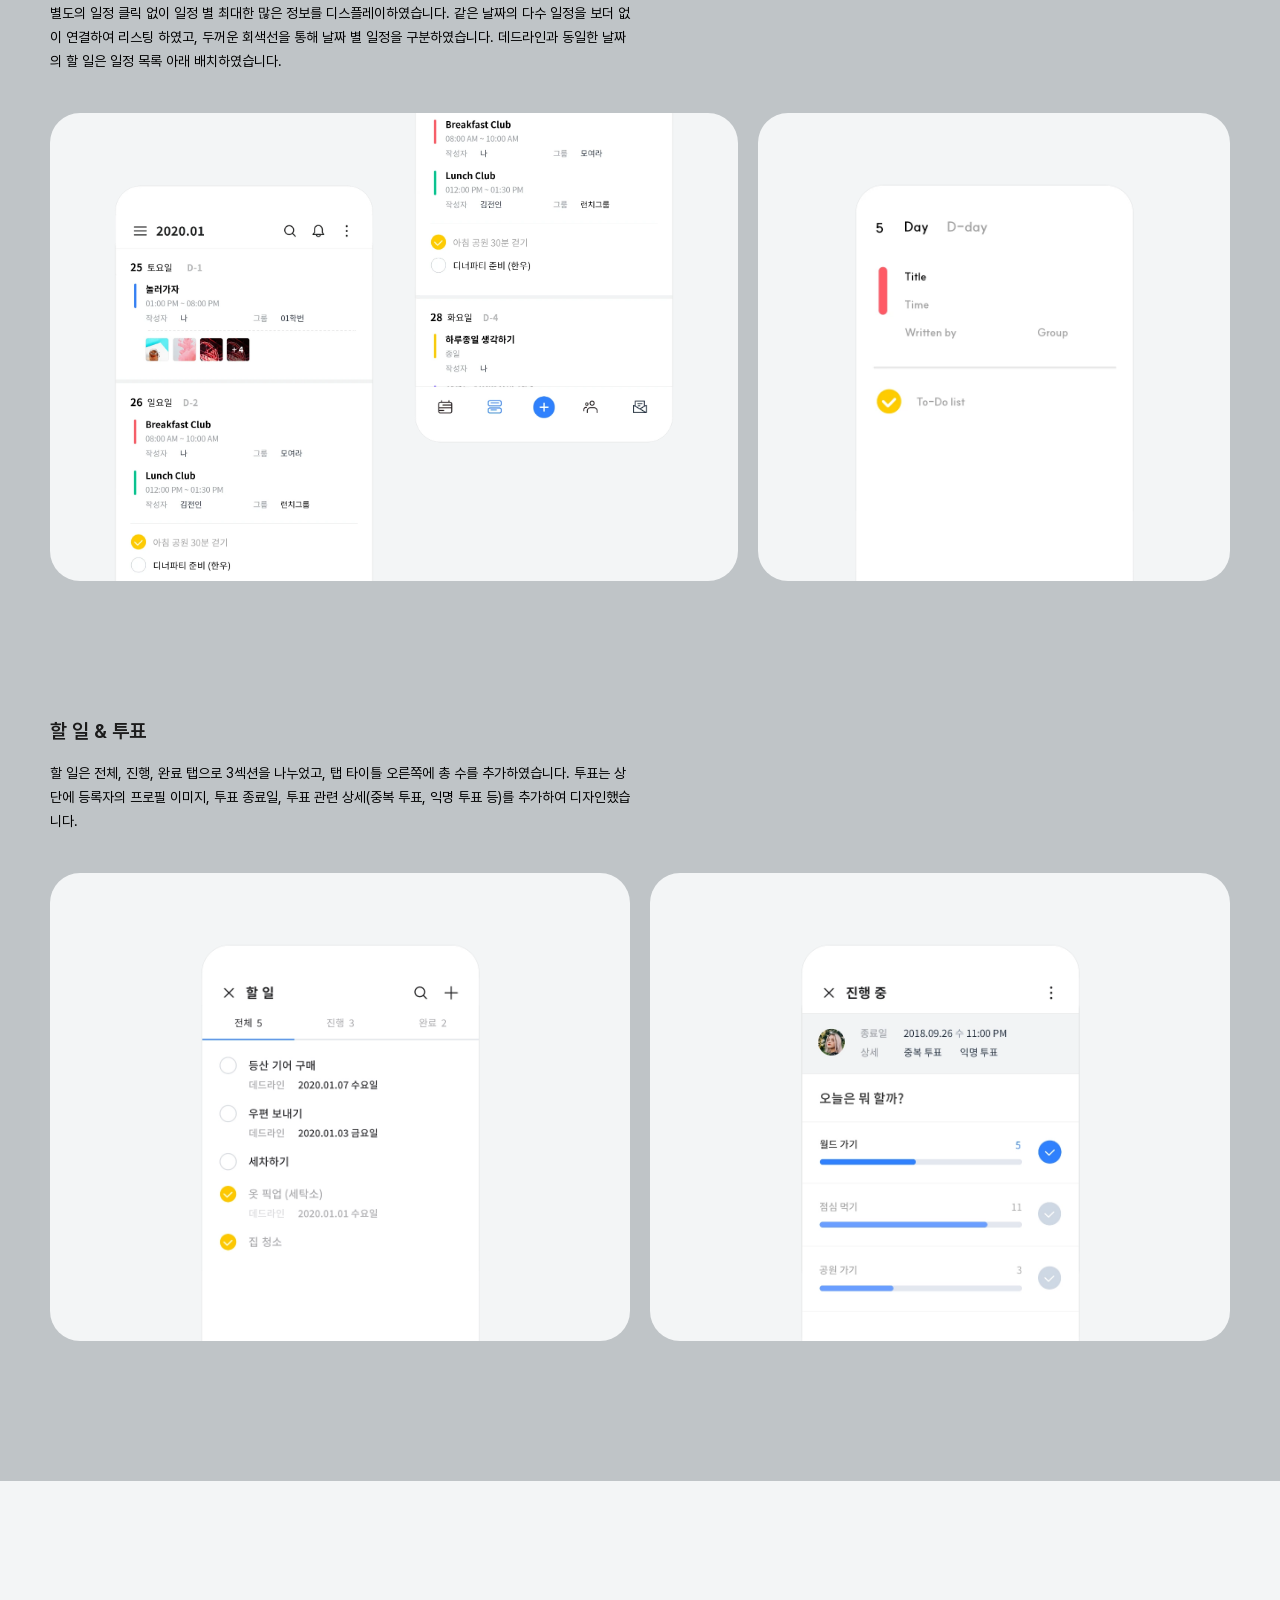
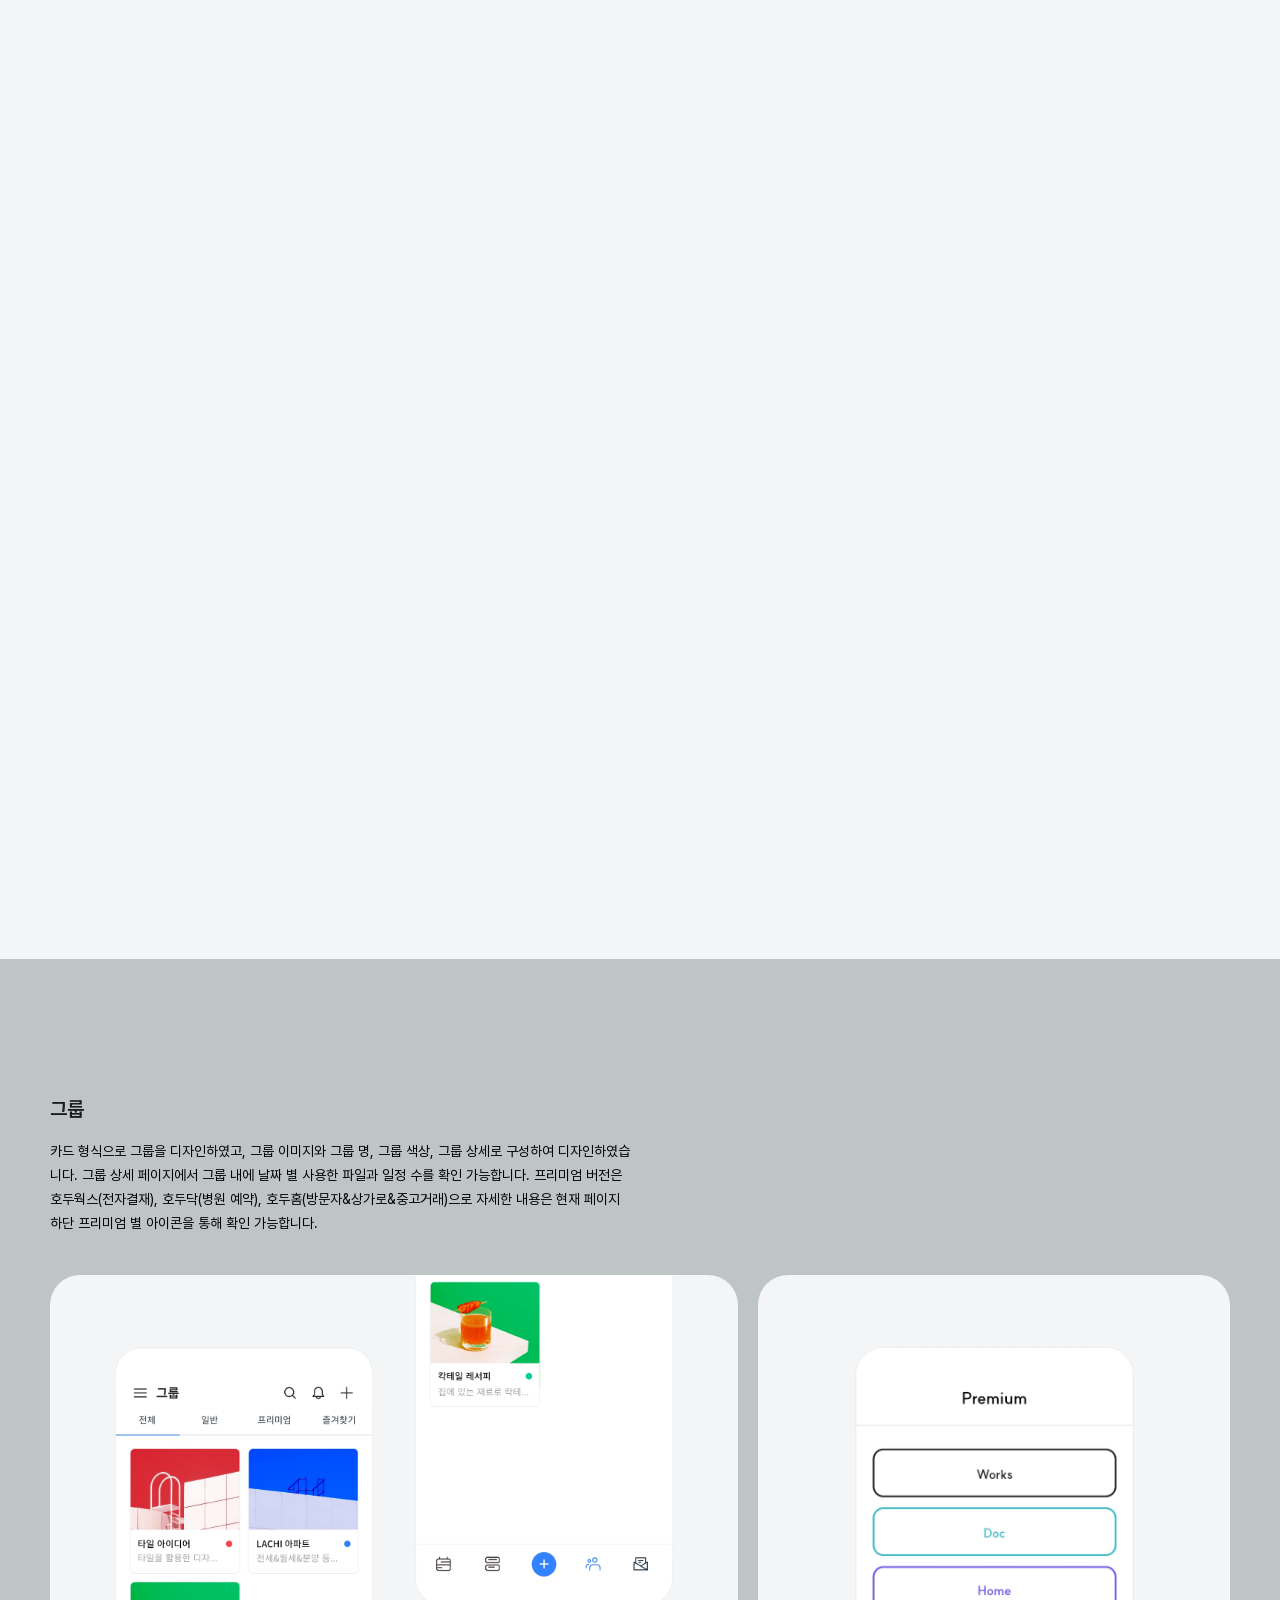
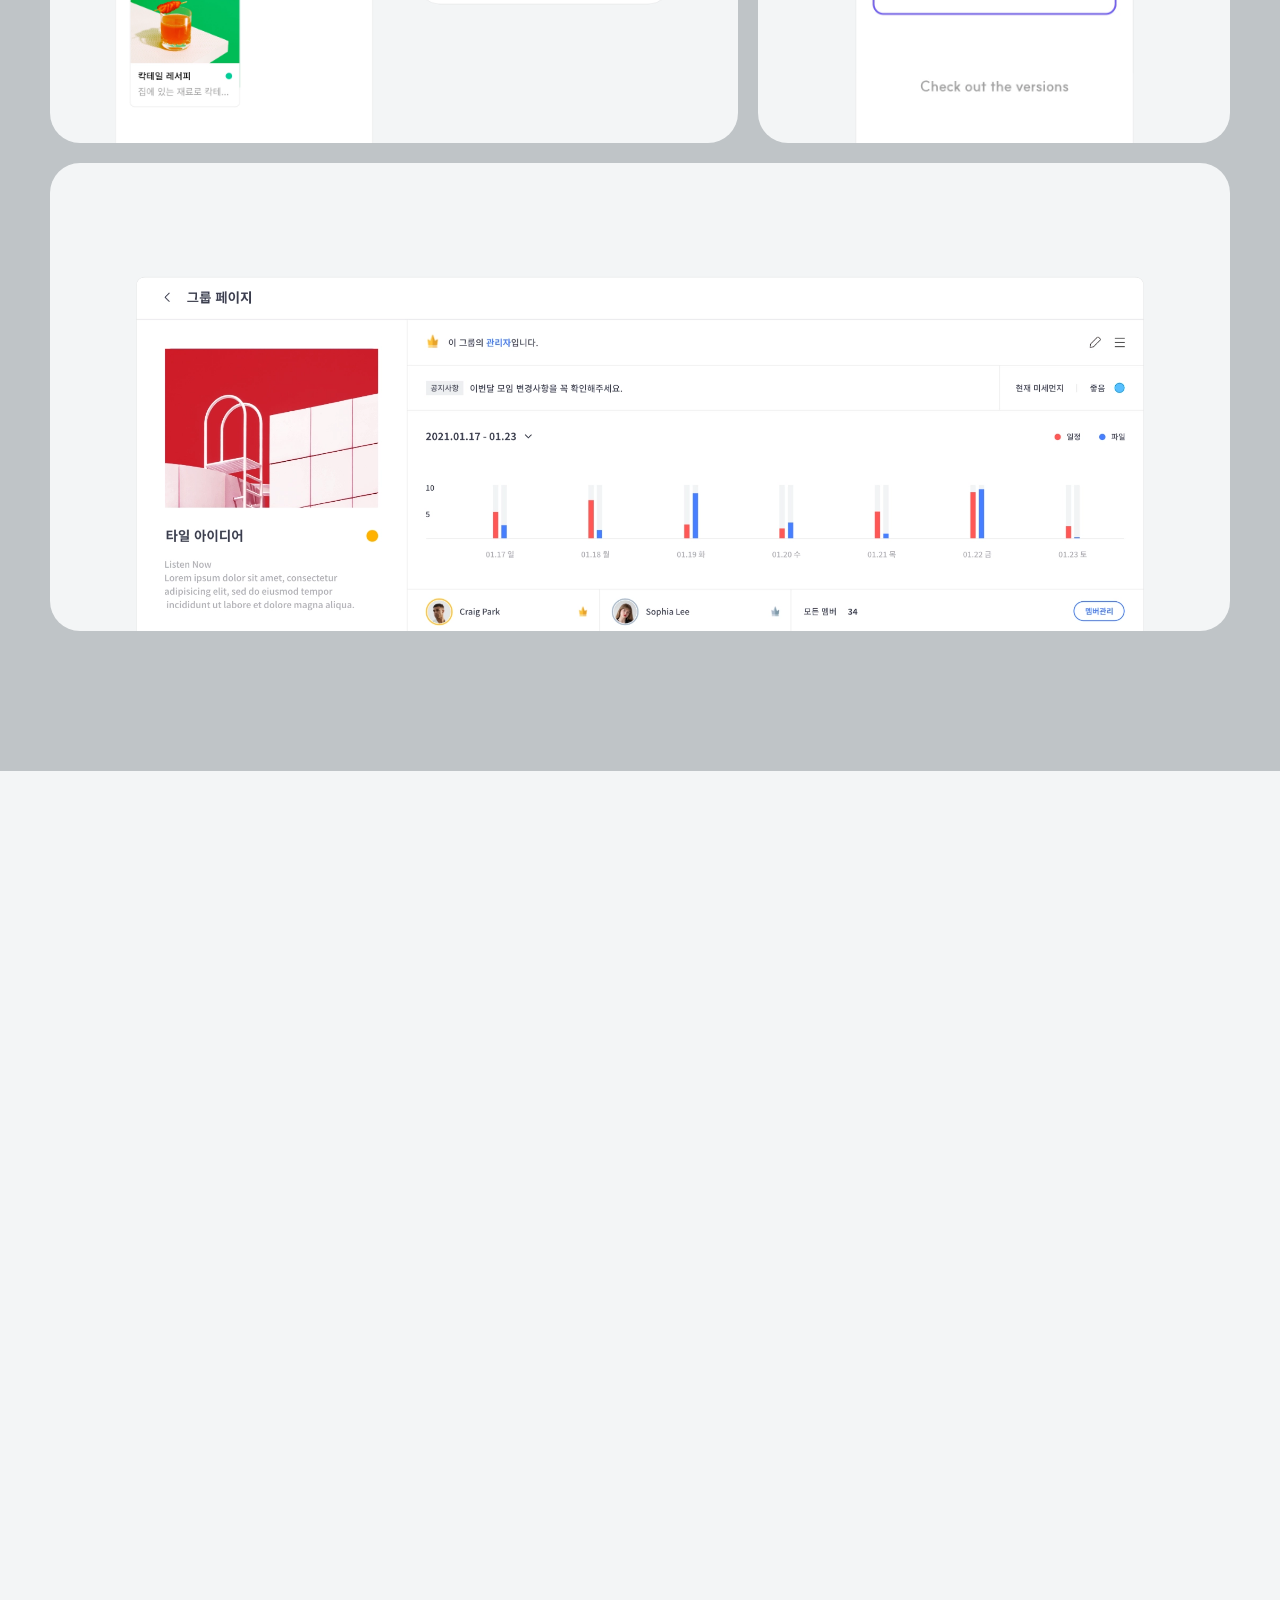
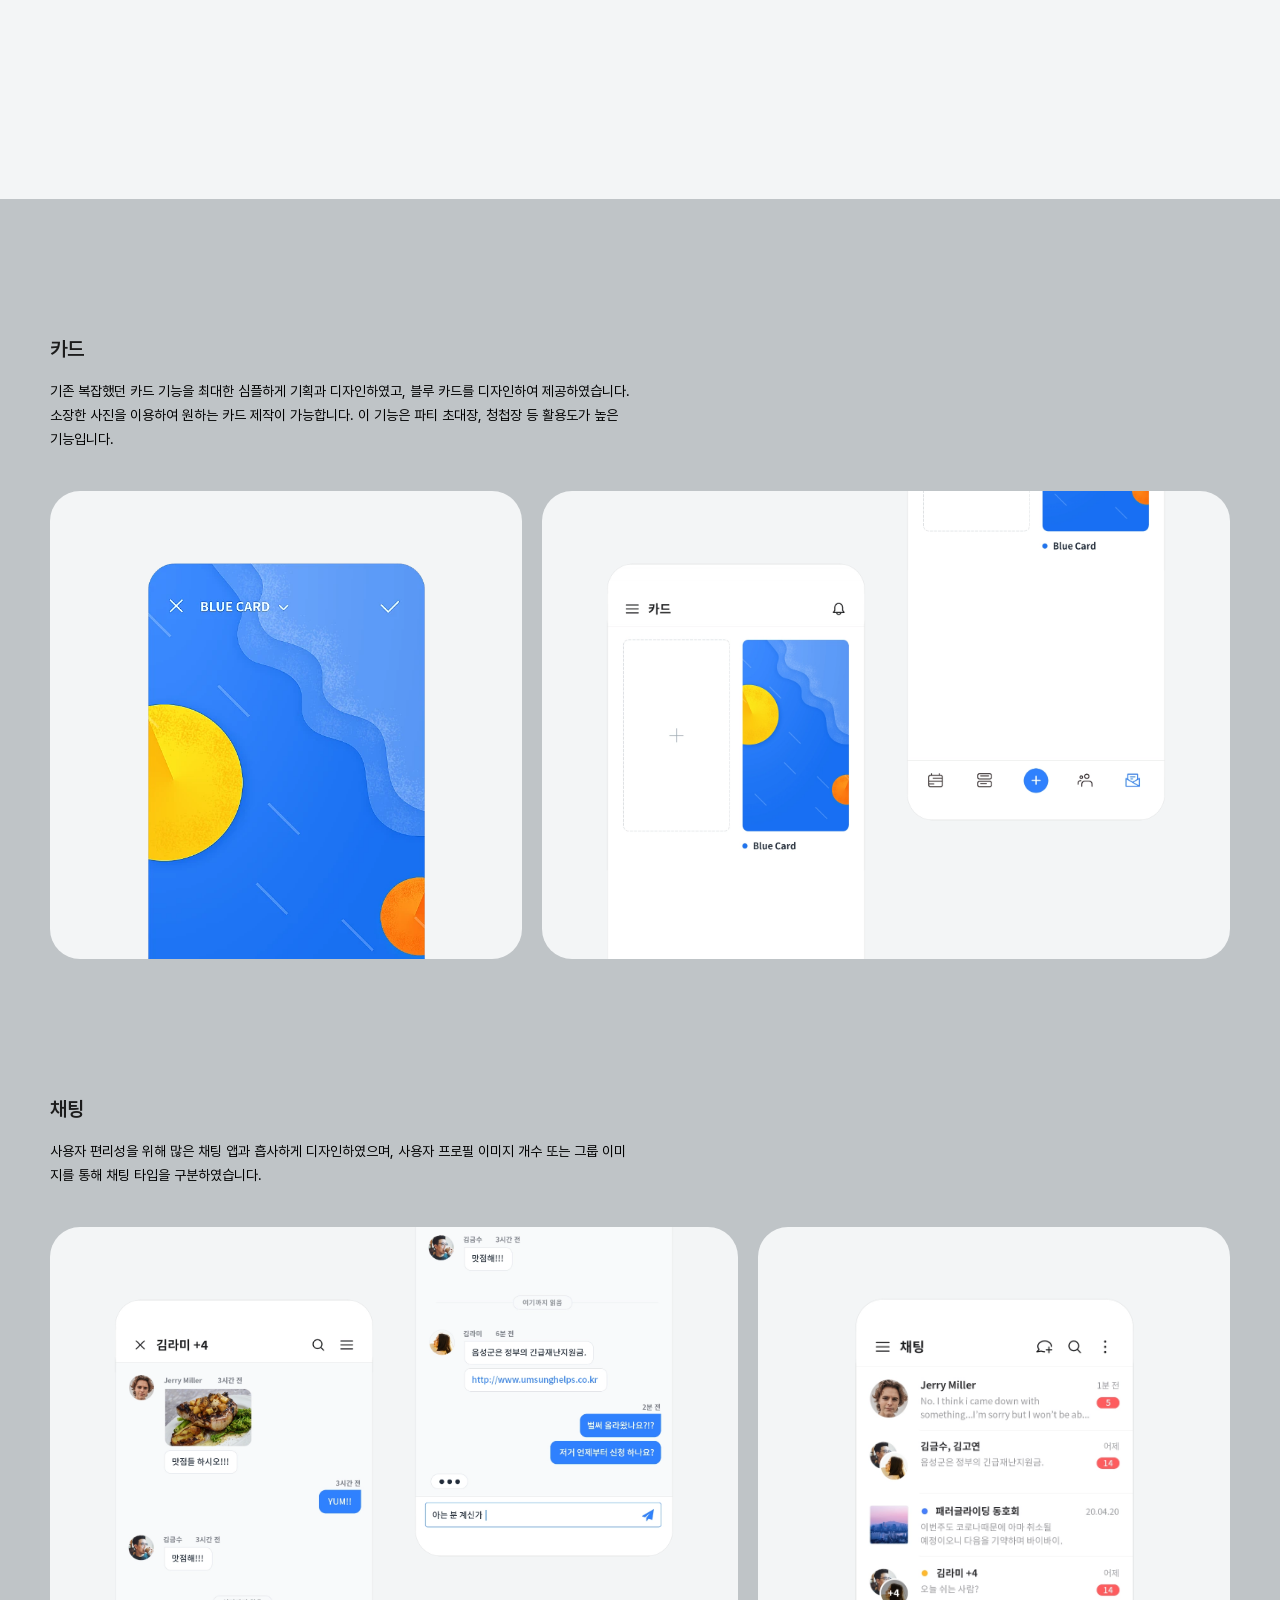
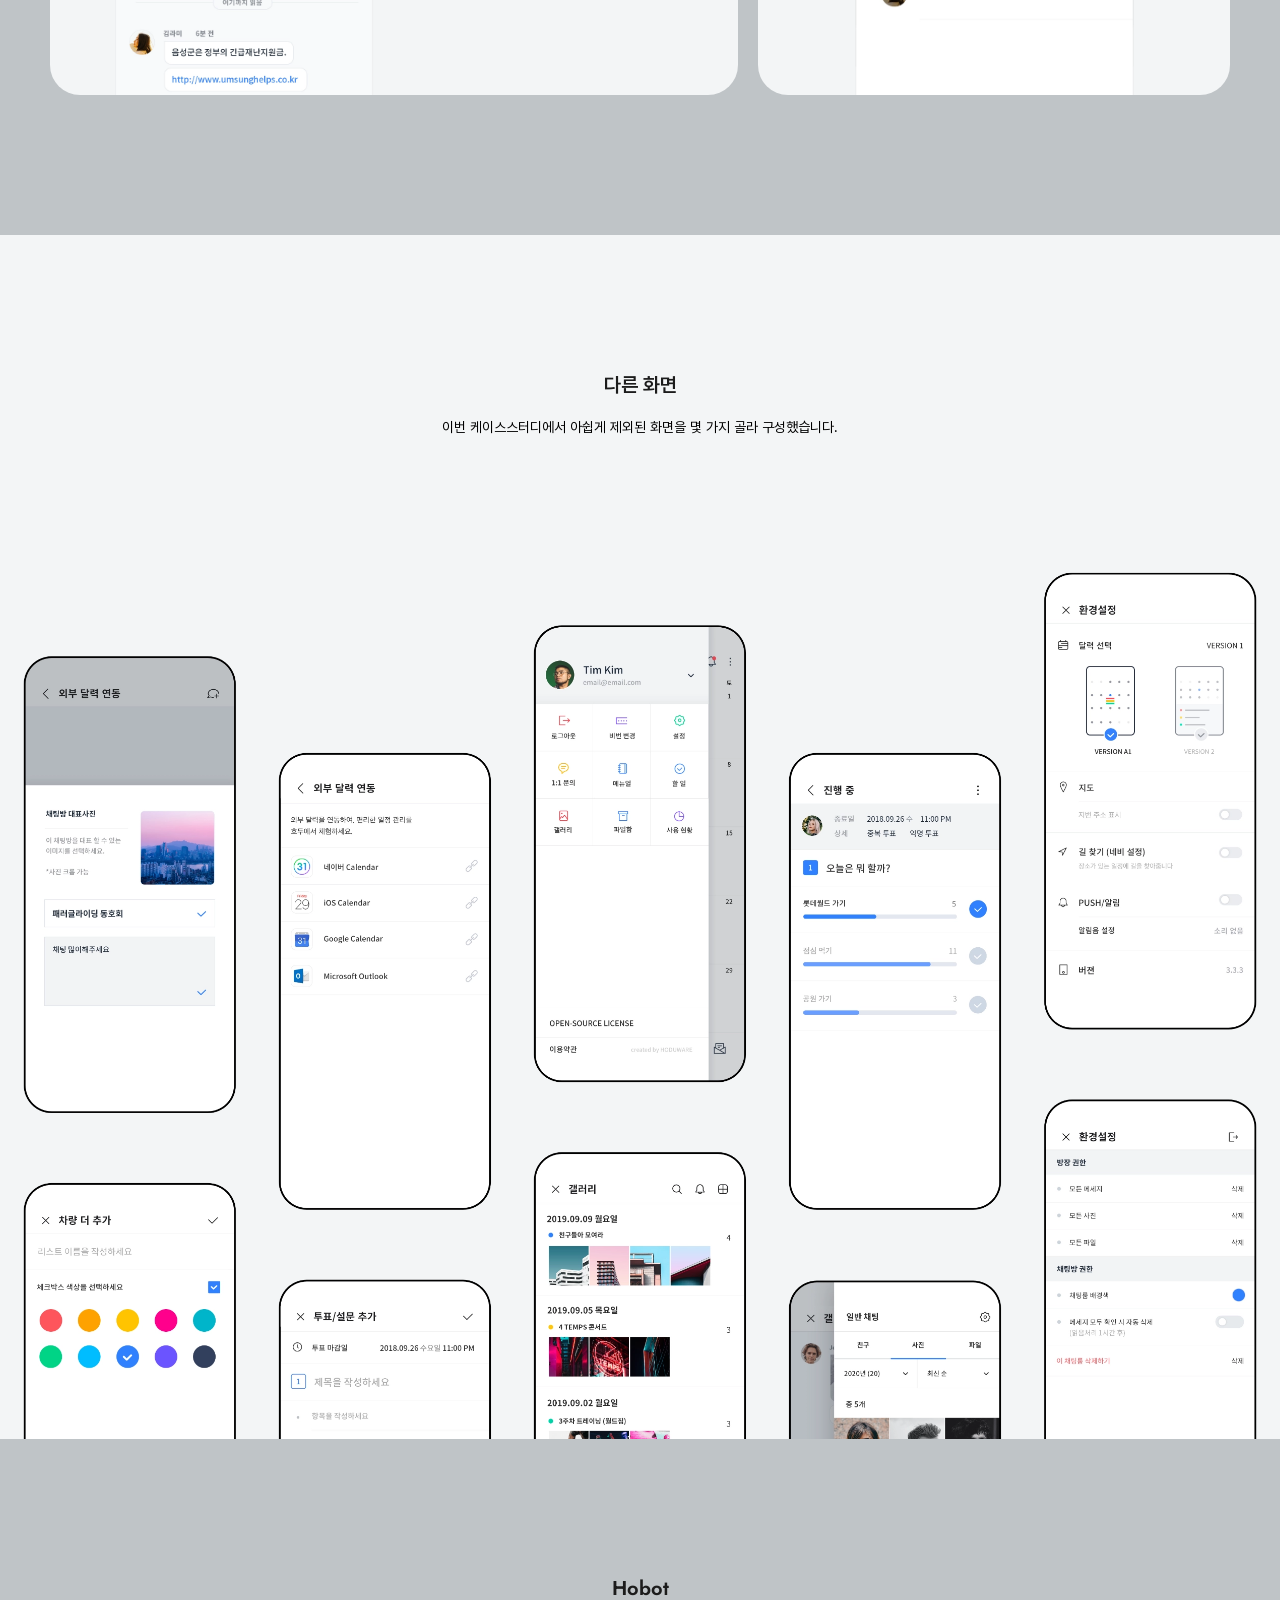
<file: kr/hd.html>
<!DOCTYPE html>
<html lang="ko">
 	<head>
		<meta charset="utf-8">
		<meta name="viewport" content="width=device-width, initial-scale=1.0">
		<title>호두 | KROWS'MIG</title>
		<meta name="description" content="일상생활에 꼭 필요한 기능들로 채워진 일정관리 앱 호두의 케이스스터디 페이지입니다. KROWSMIG은 퍼블리싱이 가능한 웹/앱디자이너의 포트폴리오 사이트입니다.">
		<meta name="keywords" content="호두, 일정관리, 웹디자이너, 앱디자이너, 퍼블리셔, a calendar app, HTML, CSS, jQuery, Web Designer, App Designer, KROWSMIG">
		<link rel="icon" href="../images/main/favicon.png">
		<link rel="stylesheet" type="text/css" href="../css/default.css">
		<link rel="stylesheet" type="text/css" href="../css/common.css">
		<link rel="stylesheet" type="text/css" href="../css/hd.css">
		<link rel="stylesheet" type="text/css" href="../css/hd_common.css">

		<link href="https://fonts.googleapis.com/css2?family=Jost:ital@0;1&display=swap" rel="stylesheet">
		<link href="https://fonts.googleapis.com/css2?family=Jost:ital,wght@0,500;1,500&display=swap" rel="stylesheet">
		<link href="https://fonts.googleapis.com/css2?family=Jost:ital,wght@0,600;1,600&display=swap" rel="stylesheet">
		
		<script src="../js/jquery.js"></script>

		<!-- Google tag (gtag.js) -->
		<script async src="https://www.googletagmanager.com/gtag/js?id=G-4524T4PMET"></script>
		<script>
		  window.dataLayer = window.dataLayer || [];
		  function gtag(){dataLayer.push(arguments);}
		  gtag('js', new Date());
		
		  gtag('config', 'G-4524T4PMET');
		</script>
	</head>
	<body>
		<div class="container">
			<div class="counter"><p class='en'>0</p></div>

			<section class="ld">
				<dis class="overlay"></dis>
			</section>
		</div>
		<!-- #wrapper -->
		<div id="wrapper">
			<!-- .main_bg -->
			<div class="main_div">

				<!-- #gnb -->
				<section id="gnb">
					<div class="top_div">
						<div class="rel_div">
							<h1><a href="../index.html" class="logo"><span class="img_logo en">KROWS'MIG</span></a></h1>
							<div class="right">
								<a href="../en/hd.html" class="en">EN</a>	
								<a href="#" class="on">한글</a>
							</div>
							<!-- .nav -->
							<div class="nav">
								<div class="burger">
									<h2>MENU</h2>
									<a href="">
										<span></span>
										<span></span>
										<span></span>
									</a>
								</div>
								<nav>
									<a href="#projects" class="">프로젝트</a>	
									<a href="#about" class="">연락처</a>
								</nav>
							</div>
							<!-- .nav ends -->
							<div class="btm_line"><span></span></div>
						</div>
					</div>
				</section>
				<!-- #gnb ends -->

				<!-- #menu_div -->
				<div id="menu_div">
					<div class="menu_div">
						<ul>
							<li class="osz_li en"><a href="../kr/osz.html">OSAZA <span>온라인 쇼핑몰</span></a></li>
							<li class="ltch_li  en"><a href="../kr/ltch.html">LITCH <span>뮤직 & OTT</span></a></li>
							<li class="jndk_li  en"><a href="../kr/jndk.html">JANDIK <span>온라인 쇼핑몰</span></a></li>
							<li class="hdwk_li"><a href="../kr/hdwk.html">호두웍스 <span>전자결재</span></a></li>
							<li class="hdhm_li"><a href="../kr/hdhm.html">호두홈 <span>핫플 & 중고거래</span></a></li>
							<li class="hddc_li"><a href="../kr/hddc.html">호두닥 <span>병원 예약</span></a></li>
							<li class="hdck_li"><a href="../kr/hdck.html">호두클릭 <em>(웹)</em> <span>회의실 예약</span></a></li>
							<li class="hdck_tb_li"><a href="../kr/hdck_tb.html">호두클릭 <em>(탭)</em> <span>회의실 예약</span></a></li>
						</ul>
						<a class="email en" href="mailto:krowsmig@gmail.com">krowsmig@gmail.com</a>
					</div>
				</div>

				<!-- #main -->
				<section id="main">
					<div class="main wd_1920">
						<div class="brdr main_bg mgn_btm_100">
							<div class="img_1 main_img brdr"></div>
							<p class="en one_txt">H<span>O</span><span>D</span>U</p>
						</div>
						<div class="main_text">
							<p class="title fnt_50">Basic</p>
							<ul>
								<li>Manage Schedules</li>
								<li>Group</li>
								<li>Invite</li>
								<li>Chat</li>
							</ul>
						</div>
					</div>
					<div class="quick_div wd_1920 pd_btm_160">
						<h1 class="fnt_30 pd_btm_40">호두</h1>
						<ul class="summary_ul pd_btm_60">
							<li class="pr_li">
								<p class="title">프로그램</p>
								<p>
									<span class="ic ps">PSD</span>
									<span class="ic ai">Ai</span>
								</p>
							</li>
							<li class="la_li">
								<p class="title">개발</p>
								<p>
									<span class="en">HTML</span>
									<span class="en">CSS</span>
									<span class="en">JS</span>
								</p>
							</li>
							<li class="yy_li">
								<p class="title">제작 연도</p>
								<p><span>2018~21</span></p>
							</li>
							<li class="in_li">
								<p class="title">역할 (기여도)</p>
								<p>디자이너 <span>(100%)</span>
								</p>
								<p>기획자 <span>(90%)</span>
								</p>
								<p>퍼블 <span>(100%)</span>
								</p>
							</li>
						</ul>
						<div class="description_div">
							<p class="fnt_14 first_p">
								기본 버전은 일정관리와 그룹웨어를 기반으로 한 앱으로, 할 일, 투표, 카드 등 일상생활에서 활용도가 높은 기능들로 구성한 앱입니다. 현재 출시된 프리미엄 버전은 호두웍스(전자결재), 호두닥(병원 예약), 호두홈(방문자 관리 & 상가로 & 중고거래)이 있습니다.
							</p>

							<p class="fnt_14 last_p">
								이 앱은 기존의 일정관리 앱을 리디자인 및 추가되는 기능의 기획, 디자인, 퍼블 등 동시에 진행하였습니다.
						</div>
					</div>
					<div class="guide_div grey_bg wd_full">
						<div class="wd_1920 pd_tp_160 pd_btm_160">
							<h2 class="fnt_25">가이드라인</h2>
							<div class="description_div">
								<p class="des fnt_14 first_p">로고와 메인 색상, 서브 색상, 폰트를 확인하세요.</p>
							</div>
							<ul class="guide_ul pd_tp_60 ">
								<li class="logo_li">
									<p class="brdr">로고 레이아웃 아이콘</p>
								</li>
								<li class="app_li">
									<p class="brdr"><span>앱 아이콘</span></p>
								</li>
								<li class="main_li">
									<p class="brdr">
										<span class="title fnt_14">메인 색상</span>
										<span class="des fnt_16 en">#3081FF</span>
									</p>
								</li>
								<li class="sub_li">
									<p class="brdr">
										<span class="title fnt_14">서브 색상</span>
										<span class="des fnt_16 en">#3081FF</span>
									</p>
								</li>
								<li class="font_li">
									<p class="brdr">
										<span class="title fnt_14">폰트</span>
										<span class="des fnt_16 en">Noto Sans KR</span>
									</p>
								</li>
							</ul>
						</div>
					</div>
				</section>
				<!-- #main ends -->

				<!-- #contents -->
				<div id="contents" class="">
					<!-- #target -->
					<section id="target">
						<div class="target_div wd_1920 pd_tp_160">
							<h1 class="fnt_20">타겟층</h1>
							<p class="pd_btm_60 des fnt_14">개인 일정과 그룹 일정 등 기본 버전의 기능을 가장 많이 사용하고 필요로 할 유저를 성별과 나이대로 비율을 찾아 디자인 전 단계에서 진행된 설문조사 결과입니다.</p>
							<ul class="target_ul">
								<li class="gender_li">
									<ul class="gender_ul grey_bg brdr">
										<li class="gender_img">
											<span class="hd_chart chart_span two_panels">
												<svg viewBox="0 0 63.6619772368 63.6619772368">
													<circle class="pie1" style="stroke:#3081FF;" cx="31.8309886184" cy="31.8309886184" r="15.9154943092"/>
													<circle class="pie2" style="stroke:#FFB000;" cx="31.8309886184" cy="31.8309886184" r="15.9154943092"/>
												</svg>
											</span>
											<p class="ic_p">
												성별
											</p>	
										</li>
										<li class="gender_graph_li">
											<ul class="detail_ul">
												<li>
													<h2>여성</h2>
													<p><span class="color_span blue">blue</span> 60%</p>
												</li>
												<li>
													<h2>남성</h2>
													<p><span class="color_span yellow">yellow</span> 40%</p>
												</li>
											</ul>
										</li>
										<li>
											<p class="fnt_14">일정관리 앱을 가장 많이 사용하는 성별은 여성(파랑) 60%, 남성(노랑) 40%로 여성의 비율이 더 많습니다. 호두는 그룹 기능이 있어 다른 일정관리 앱에 비해 남성의 비율도 높은 편입니다.</p>
										</li>
									</ul>
								</li>
								<li class="age_li">
									<ul class="gender_ul grey_bg brdr">
										<li class="gender_img age_img">
											<span class="hd_chart chart_span five_panels">
												<svg viewBox="0 0 63.6619772368 63.6619772368">
													<circle class="pie5" cx="31.8309886184" style="stroke:#C697FF;" cy="31.8309886184" r="15.9154943092"/>
													<circle class="pie4" cx="31.8309886184" style="stroke:#00E674;" cy="31.8309886184" r="15.9154943092"/>
													<circle class="pie3" cx="31.8309886184" style="stroke:#F32722;" cy="31.8309886184" r="15.9154943092"/>
													<circle class="pie2" cx="31.8309886184" style="stroke:#FFB000;" cy="31.8309886184" r="15.9154943092"/>
													<circle class="pie1" cx="31.8309886184" style="stroke:#3081FF;" cy="31.8309886184" r="15.9154943092"/>
												</svg>
											</span>
											<p class="ic_p">
												나이
											</p>	
										</li>
										<li class="age_graph_li">
											<ul class="detail_ul">
												<li>
													<h2>10대</h2>
													<p><span class="color_span red">red</span> 19%</p>
												</li>
												<li>
													<h2>20대</h2>
													<p><span class="color_span yellow">yellow</span> 25%</p>
												</li>
												<li>
													<h2>30대</h2>
													<p><span class="color_span blue">blue</span> 31%</p>
												</li>
												<li>
													<h2>40대</h2>
													<p><span class="color_span green">green</span> 14%</p>
												</li>
												<li>
													<h2>50대</h2>
													<p><span class="color_span purple">purple</span> 11%</p>
												</li>
											</ul>
										</li>
										<li>
											<p class="fnt_14">
												10대(빨강) 19%, 20대(노랑) 25%, 30대(파랑) 31%, 40대(초록) 14%, 50대(보라) 11%로 30대의 사용이 가장 높고, 50대에서 가장 적은 유저가 예상됩니다. 10~20대 비율 또한 높습니다. 
											</p>
										</li>
									</ul>
								</li>
								<li class="user_li grey_bg brdr">
									<h2 class="fnt_20">유저 플로우</h2>
									<p class="des fnt_14">기본 버전의 메인 메뉴부터 프리미엄 버전으로 이동하는 부분까지의 플로우입니다.</p>
									<p class="flow_img brdr mgn_tp_60">
										유저 플로우 이미지
									</p>
								</li>
							</ul>
						</div>
					</section>
					<!-- #target ends -->

					<!-- #img_title -->
					<section id="img_title_1" class="grey_bg mgn_tp_160">
						<div class="img_title_div wd_1920 pd_tp_160">
							<p class="icon_p ic_calendar">달력 아이콘</p>
							<h1 class="fnt_50">복잡한 일정을 한눈에 확인<br></h1>
							<p class="des fnt_16">
								메인화면으로 일별, 주별, 월별을 통해 일정을 관리하고, <span class="break_line"></span>
								개인, 그룹 일정을 필터를 통해 구별 할 수 있습니다.
								</p>
							<p class="img_title_1 lazy_img lazy_css">메인 달력 화면</p>
						</div>
					</section>
					<!-- #img_title ends -->

					<section id="content_1" class="wd_1920 pd_tp_160">
						<div class="content_div">
							<dl>
								<dt class="fnt_20">달력</dt>
								<dd class="des fnt_14 pd_btm_40">
									토요일을 포함한 평일은 검은색 글자, 일요일은 빨간색 글자로 선택하여 시작되는 요일을 구분하였습니다. 
									음력은 일요일 날짜 하단에 회색 폰트로 추가하였고, 오늘의 날짜는 흰색 글자의 메인 색상의 서클을 추가하여 표시하였습니다. 
									공휴일은 밝은 분홍색 배경에 빨간 글자, 종일 일정은 선택된 일정 색상의 배경색과 흰색 글자, 
									지정된 시간이 있는 일정은 선택된 일정 색상 바를 일정 제목 왼쪽에 배치하여 구분 지었습니다.
								</dd>
							</dl>
							<div class="content_dd">
								<p class="wd_60per"><span class="grey_bg brdr calendar_1 two_imgs lazy_img lazy_css">달력 앱 이미지</span></p>
								<p class="wd_40per"><span class="grey_bg brdr calendar_2 lazy_img lazy_css">일정 별 디자인 앱 이미지</span></p>
							</div>
							<dl>
								<dt class="fnt_20 mgn_tp_160">일정 등록</dt>
								<dd class="des fnt_14 pd_btm_40">
									일정 등록은 개인 일정과 그룹 일정으로 나누어지며, 등록 시 선택 가능합니다(그룹 내에서 일정 등록 시 그룹 일정으로 등록). 일정의 시간선택 디자인은 시작 시간은 왼쪽에 종료시간은 오른쪽에 배치하여 직관적으로 디자인하였습니다. 앱 내에 모든 닫기와 저장 버튼은 상단에 배치하였습니다.
								</dd>
							</dl>
							<div class="content_dd">
								<p class="wd_60per"><span class="grey_bg brdr add_schedule_1 two_imgs lazy_img lazy_css">일정등록 앱 이미지</span></p>
								<p class="wd_40per"><span class="grey_bg brdr add_schedule_2 lazy_img lazy_css">시간 선택 앱 이미지</span></p>
							</div>
						</div>
					</section>

					<!-- #img_title -->
					<section id="img_title_2" class="grey_bg mgn_tp_160">
						<div class="img_title_div wd_1920 pd_tp_160">
							<p class="icon_p ic_schedule">일정 아이콘</p>
							<h1 class="fnt_50">일정과<br>할 일 & 투표</h1>
							<p class="des fnt_16">
								일정탭을 통해 좀 더 자세한 일정 목록을 확인하고, <span class="break_line"></span>
								할 일과 투표 또한 추가 가능합니다.
							</p>
							<p class="img_title_1 img_title_2 lazy_img lazy_css">일정 앱 이미지</p>
						</div>
					</section>
					<!-- #img_title ends -->
					<!-- #content_2 -->
					<section id="content_2" class="wd_1920 pd_tp_160">
						<div class="content_div">
							<dl>
								<dt class="fnt_20">일정 목록</dt>
								<dd class="des fnt_14 pd_btm_40">
									별도의 일정 클릭 없이 일정 별 최대한 많은 정보를 디스플레이하였습니다.
									같은 날짜의 다수 일정을 보더 없이 연결하여 리스팅 하였고, 두꺼운 회색선을 통해 날짜 별 일정을 구분하였습니다.
									데드라인과 동일한 날짜의 할 일은 일정 목록 아래 배치하였습니다.
								</dd>
							</dl>
							<div class="content_dd">
								<p class="wd_60per"><span class="grey_bg brdr schedule_1 two_imgs lazy_img lazy_css">일정 목록 화면 앱 이미지</span></p>
								<p class="wd_40per"><span class="grey_bg brdr schedule_2 lazy_img lazy_css">일정과 할일 디자인 앱 이미지</span></p>
							</div>
							<dl>
								<dt class="fnt_20 mgn_tp_160">할 일 & 투표</dt>
								<dd class="des fnt_14 pd_btm_40">
									할 일은 전체, 진행, 완료 탭으로 3섹션을 나누었고, 탭 타이틀 오른쪽에 총 수를 추가하였습니다.
									투표는 상단에 등록자의 프로필 이미지, 투표 종료일, 투표 관련 상세(중복 투표, 익명 투표 등)를 추가하여 디자인했습니다. 
								</dd>
							</dl>
							<div class="content_dd">
								<p class="wd_50per"><span class="grey_bg brdr todo lazy_img lazy_css">할 일 앱 이미지</span></p>
								<p class="wd_50per"><span class="grey_bg brdr survey lazy_img lazy_css">투표 앱 이미지</span></p>
							</div>
						</div>
					</section>
					<!-- #content_2 ends -->

					<!-- #img_title -->
					<section id="img_title_3" class="grey_bg mgn_tp_160">
						<div class="img_title_div wd_1920 pd_tp_160">
							<p class="icon_p ic_group">그룹 아이콘</p>
							<h1 class="fnt_50">일반 그룹과<br>프리미엄 그룹</h1>
							<p class="des fnt_16">
								친구들과 간단히 그룹을 만들고 싶다면 "일반 그룹" 생성, <span class="break_line"></span>
								내 삶의 질을 향상시키고 싶다면 "프리미엄 그룹" 가입. 
							</p>
							<p class="img_title_1 img_title_3 lazy_img lazy_css">그룹 웹 이미지</p>
						</div>
					</section>
					<!-- #img_title ends -->
					<!-- #content_3 -->
					<section id="content_3" class="wd_1920 pd_tp_160">
						<div class="content_div">
							<dl>
								<dt class="fnt_20">그룹</dt>
								<dd class="des fnt_14 pd_btm_40">
									카드 형식으로 그룹을 디자인하였고, 그룹 이미지와 그룹 명, 그룹 색상, 그룹 상세로 구성하여 디자인하였습니다.
									그룹 상세 페이지에서 그룹 내에 날짜 별 사용한 파일과 일정 수를 확인 가능합니다.
									프리미엄 버전은 호두웍스(전자결재), 호두닥(병원 예약), 호두홈(방문자&상가로&중고거래)으로 자세한 내용은 현재 페이지 하단 프리미엄 별 아이콘을 통해 확인 가능합니다.
								</dd>
							</dl>
							<div class="content_dd">
								<p class="wd_60per"><span class="grey_bg brdr two_imgs group_1 lazy_img lazy_css">그룹 앱 이미지</span></p>
								<p class="wd_40per"><span class="grey_bg brdr group_2 lazy_img lazy_css">프리미엄 버전 목록 앱 이미지</span></p>
								<p class="wd_full"><span class="grey_bg brdr group_3 lazy_img lazy_css">그룹 상세 페이지 웹 버전 이미지</span></p>
							</div>
						</div>
					</section>
					<!-- #content_3 ends -->

					<!-- #img_title -->
					<section id="img_title_4" class="grey_bg mgn_tp_160">
						<div class="img_title_div wd_1920 pd_tp_160">
							<p class="icon_p ic_invite">카드 아이콘</p>
							<h1 class="fnt_50">카드 & 채팅</h1>
							<p class="des fnt_16">제공된 카드 또는 내가 좋아하는 사진으로 만든 카드로 <span class="break_line"></span>
								소중한 사람에게 소중한 날 카드를 보내세요.</p>
							<p class="img_title_1 img_title_4 lazy_img lazy_css">초대장 앱 이미지</p>
						</div>
					</section>
					<!-- #img_title ends -->
					<!-- #content_4 -->
					<section id="content_4" class="wd_1920 pd_tp_160">
						<div class="content_div">
							<dl>
								<dt class="fnt_20">카드</dt>
								<dd class="des fnt_14 pd_btm_40">
									기존 복잡했던 카드 기능을 최대한 심플하게 기획과 디자인하였고, 블루 카드를 디자인하여 제공하였습니다.
									소장한 사진을 이용하여 원하는 카드 제작이 가능합니다. 이 기능은 파티 초대장, 청첩장 등 활용도가 높은 기능입니다.

								</dd>
							</dl>
							<div class="content_dd">
								<p class="wd_40per rt"><span class="grey_bg brdr invite_1 lazy_img lazy_css">카드 상세 앱 이미지</span></p>
								<p class="wd_60per lt"><span class="grey_bg brdr invite_2 flip two_imgs lazy_img lazy_css">카등 앱 이미지</span></p>
							</div>
							<dl>
								<dt class="fnt_20 mgn_tp_160">채팅</dt>
								<dd class="des fnt_14 pd_btm_40">
									사용자 편리성을 위해 많은 채팅 앱과 흡사하게 디자인하였으며, 사용자 프로필 이미지 개수 또는 그룹 이미지를 통해 채팅 타입을 구분하였습니다.
								</dd>
							</dl>
							<div class="content_dd">
								<p class="wd_60per"><span class="grey_bg brdr chat_1 flip two_imgs lazy_img lazy_css">채팅 상세 앱 이미지</span></p>
								<p class="wd_40per"><span class="grey_bg brdr chat_2 lazy_img lazy_css">채팅 앱 이미지</span></p>
							</div>
						</div>
					</section>
					<!-- #content_4 ends -->


					<!-- #img_title -->
					<section id="other_pages" class="grey_bg mgn_tp_160">
						<div class="img_title_div wd_1920 pd_tp_160">
							<h1 class="fnt_20">다른 화면</h1>
							<p class="des fnt_14">이번 케이스스터디에서 아쉽게 제외된 화면을 몇 가지 골라 구성했습니다. 
								</p>
							<p class="img_title_1 img_title_other_pages lazy_img lazy_css">다른 화면 앱 이미지</p>
						</div>
					</section>
					<!-- #img_title ends -->
					<!-- #content_rest -->
					<section id="content_rest" class="wd_1920 pd_tp_160">
						<div class="content_div">
							<dl>
								<dt class="fnt_20 en">Hobot</dt>
								<dd class="des fnt_14 pd_btm_40">
									호두를 대표하는 캐릭터로 우주인을 모티브로 디자인하였습니다. 버전 메인 색상에 따라 우주인의 색상이 변경됩니다.
								</dd>
							</dl>
							<div class="content_dd">
								<p class="wd_60per"><span class="grey_bg brdr lazy_img lazy_css">1:1채팅 앱 이미지</span></p>
								<p class="wd_40per"><span class="grey_bg brdr hbt_1 lazy_img lazy_css">Hobot 1 이미지</span><span class="grey_bg brdr hbt_2 lazy_img lazy_css">Hobot 2 이미지</span></p>
							</div>
							<dl>
								<dt class="fnt_20 mgn_tp_160">아이콘</dt>
								<dd class="des fnt_14 pd_btm_40 lazy_img lazy_css">모든 버전에서 공통으로 사용된 아이콘과 버전 별 아이콘을 선별하였습니다.
								</dd>
							</dl>
							<div class="content_dd ic_div">
								<p class="wd_full brdr"><span class="grey_bg lazy_img lazy_css">아이콘 이미지</span><span class="gradi_bg_1"></span><span class="gradi_bg_2"></span></p>
							</div>
						</div>
					</section>
					<!-- #content_rest ends -->

					<!-- .see_other -->
					<section id="see_other">
						<div class="wd_1920 pd_tp_160">
							<h1 class="fnt_50">프리미엄 버전</h1>
							<p class="des fnt_14">하단 아이콘을 클릭하여 버전 별 케이스스터디를 확인하세요.</p>
							<ul class="pd_btm_60">
								<li class="hdwk"><a href="../kr/hdwk.html" alt="See HoduWorks"><span>호두웍스</span></a></li>
								<li class="hddc"><a href="../kr/hddc.html" alt="See HoduDoc"><span>호두닥</span></a></li>
								<li class="hdhm"><a href="../kr/hdhm.html" alt="See HoduHome"><span>호두홈</span></a></li>
							</ul>
							<div class="line"></div>
						</div>
					</section>

				</div>
				<!-- #contents ends -->

				<!-- .top_btn -->
				<div class="top_div">
					<a href="#wrapper" class="top_btn">상단으로 가기</a>
				</div>
				<!-- .top_btn ends -->


				<!-- #footer -->
				<section id="footer" class="wd_1920 pd_btm_160 pd_tp_60">
					<p class="eng_ft en">© 2025 KROWS'MIG</p>
				</section>
				<!-- #footer ends -->
			</div>

			<!-- .main_bg ends -->
		</div>
		<!-- #wrapper ends-->

		<script src="../js/gsap.min.js"></script>
		<script src="../js/sub_script.js"></script>
		<script src="../js/hd_script.js"></script>

	</body>
</html>
</file>
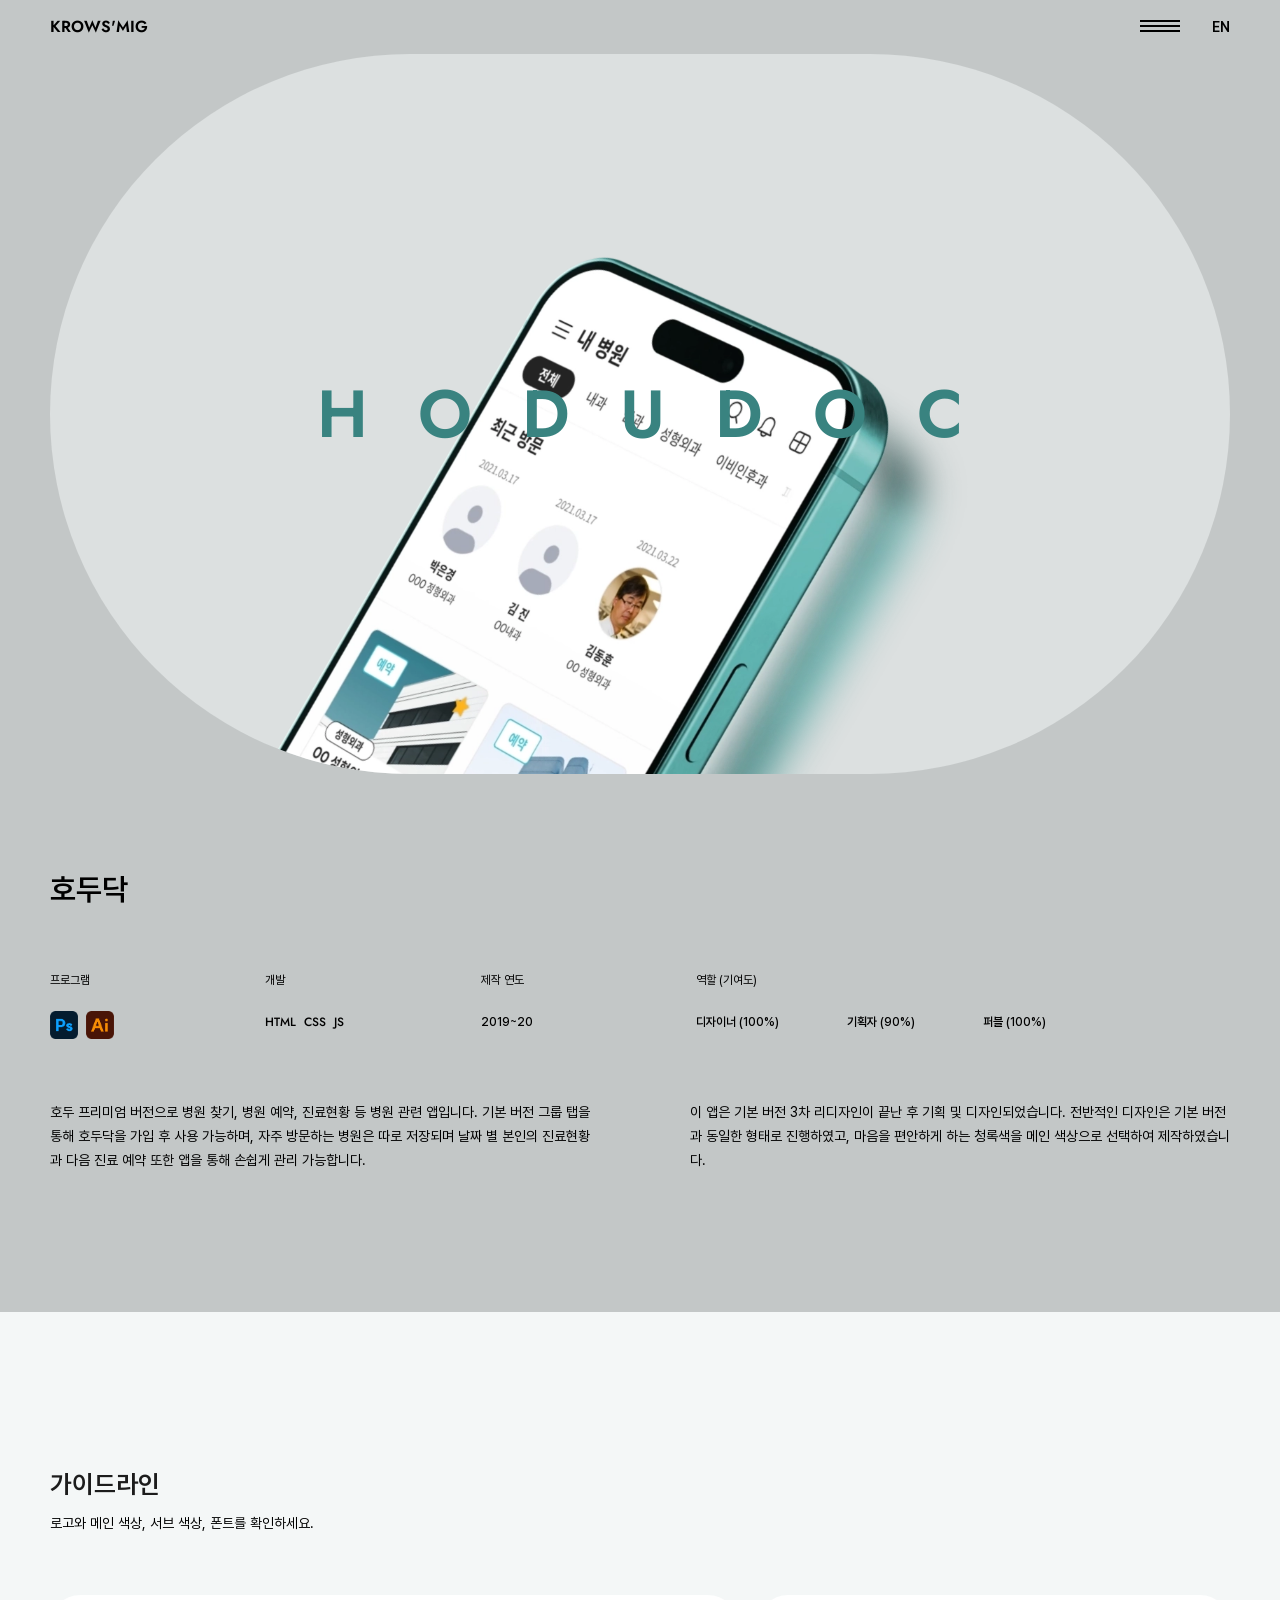
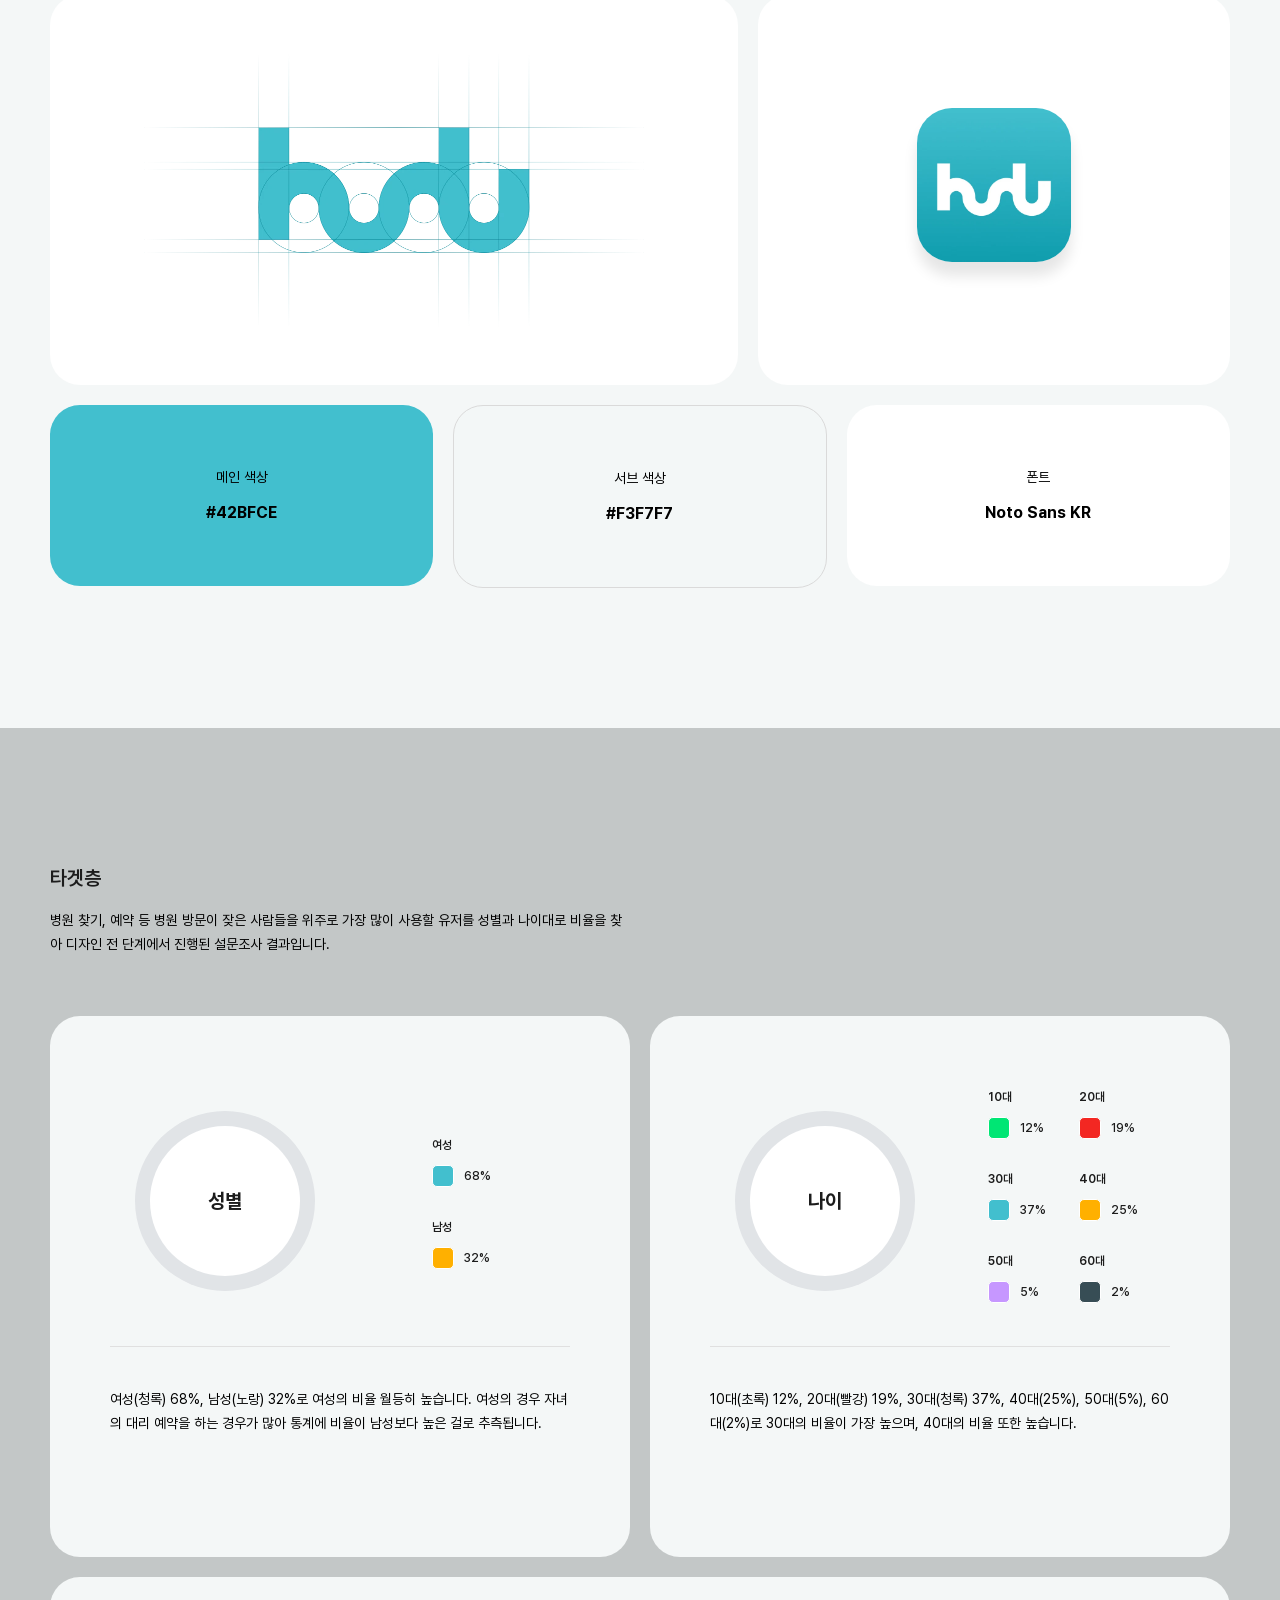
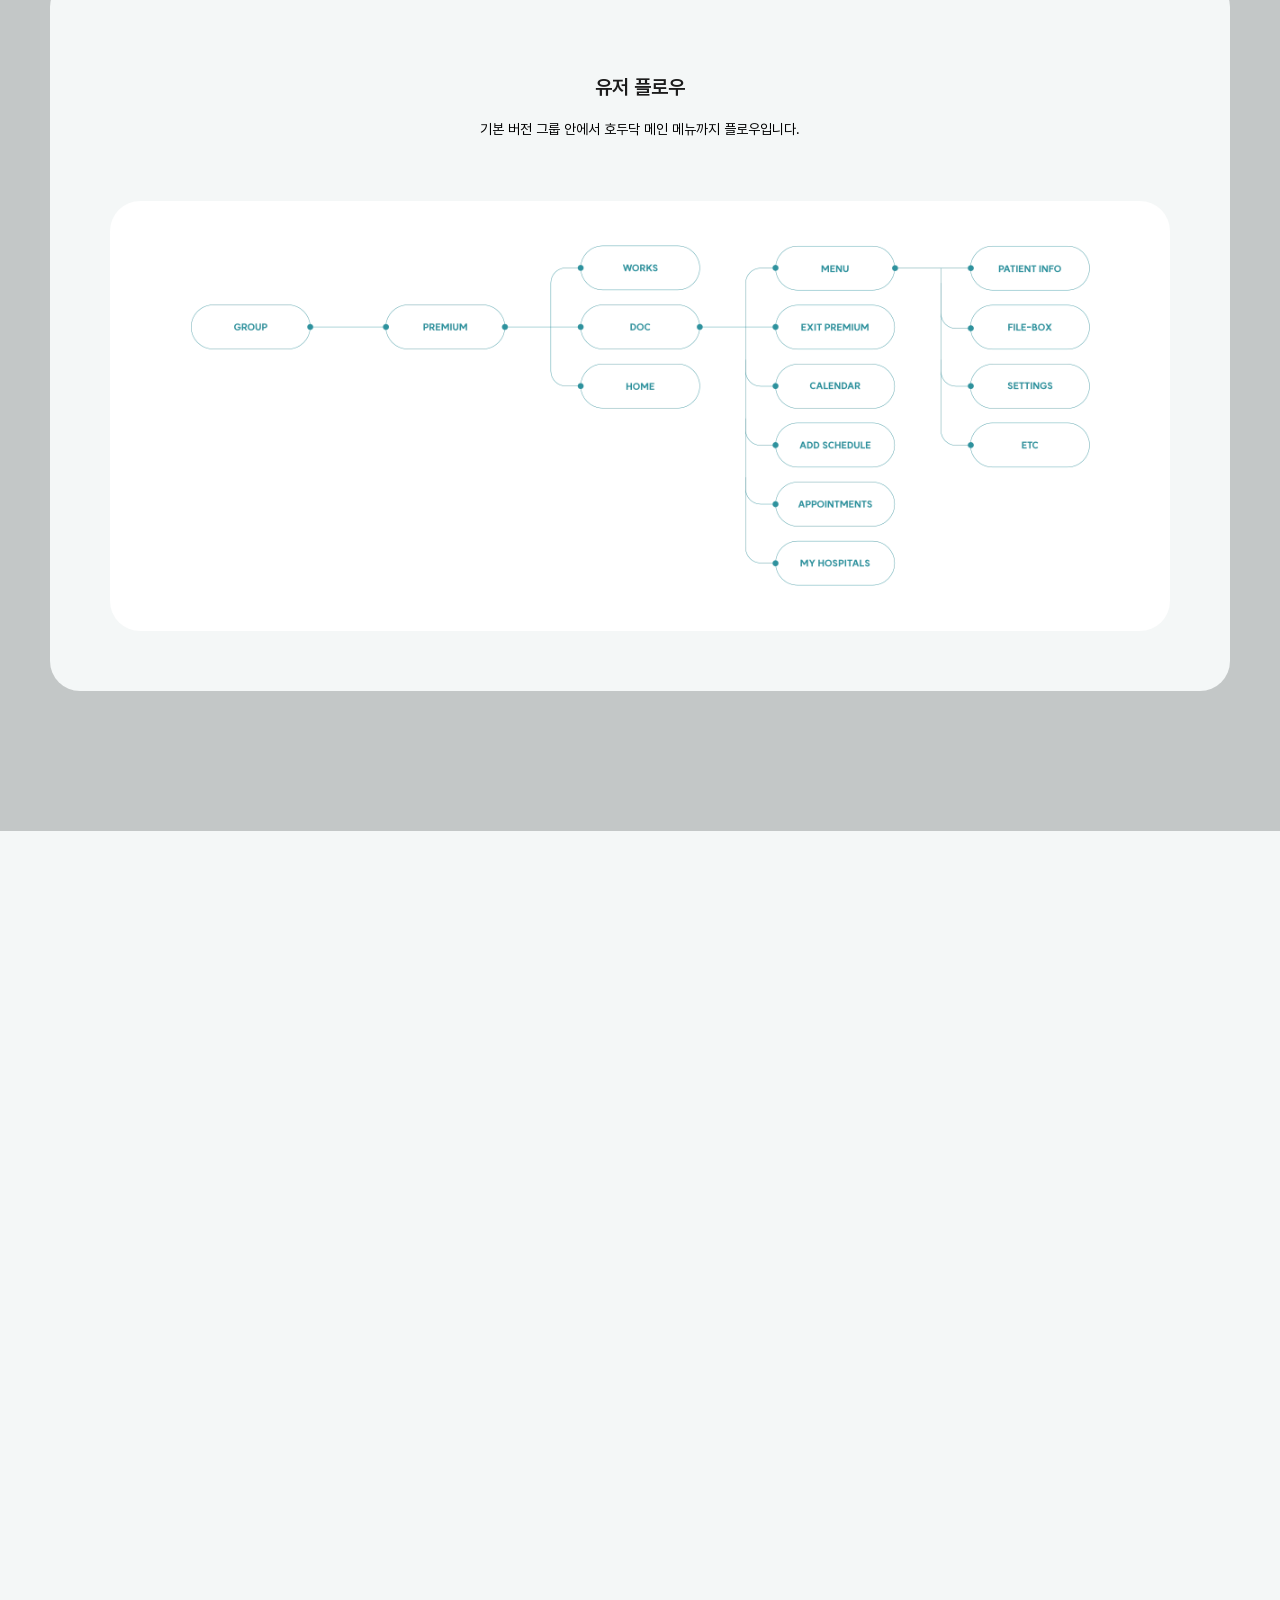
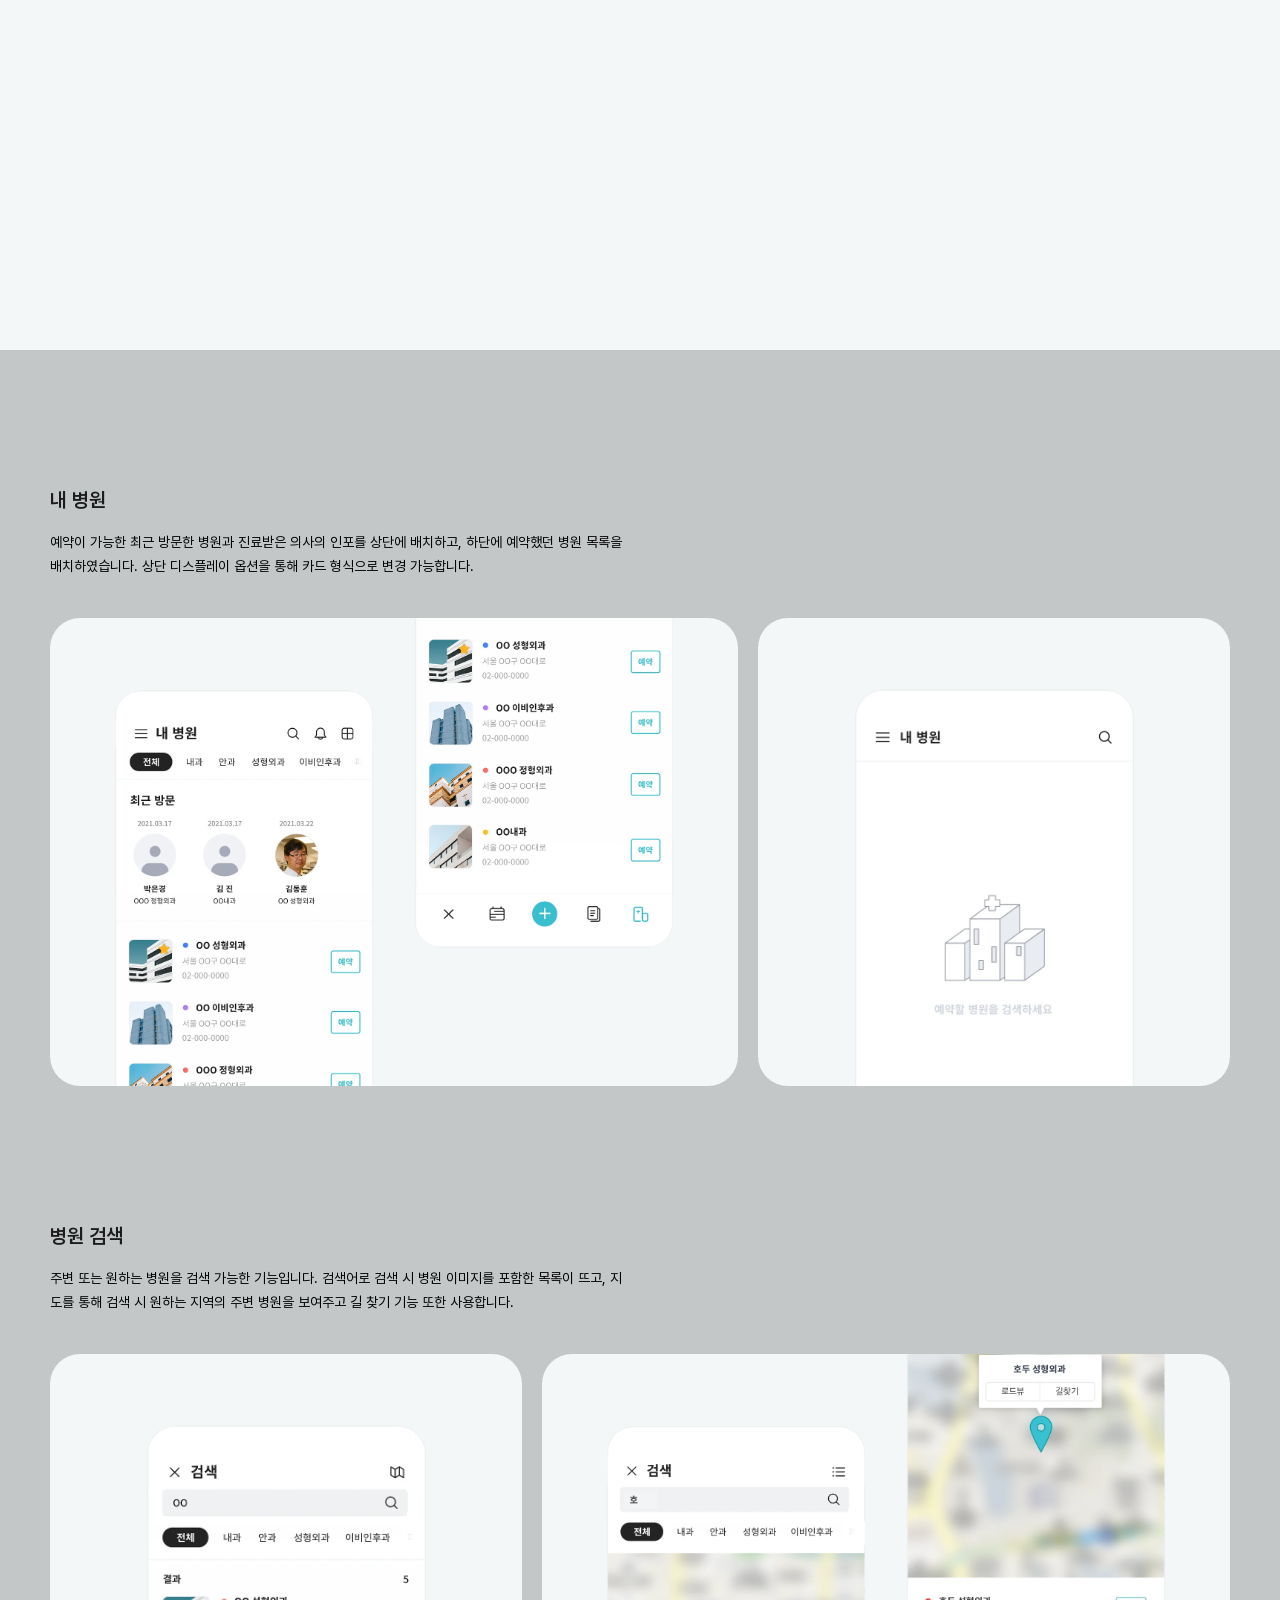
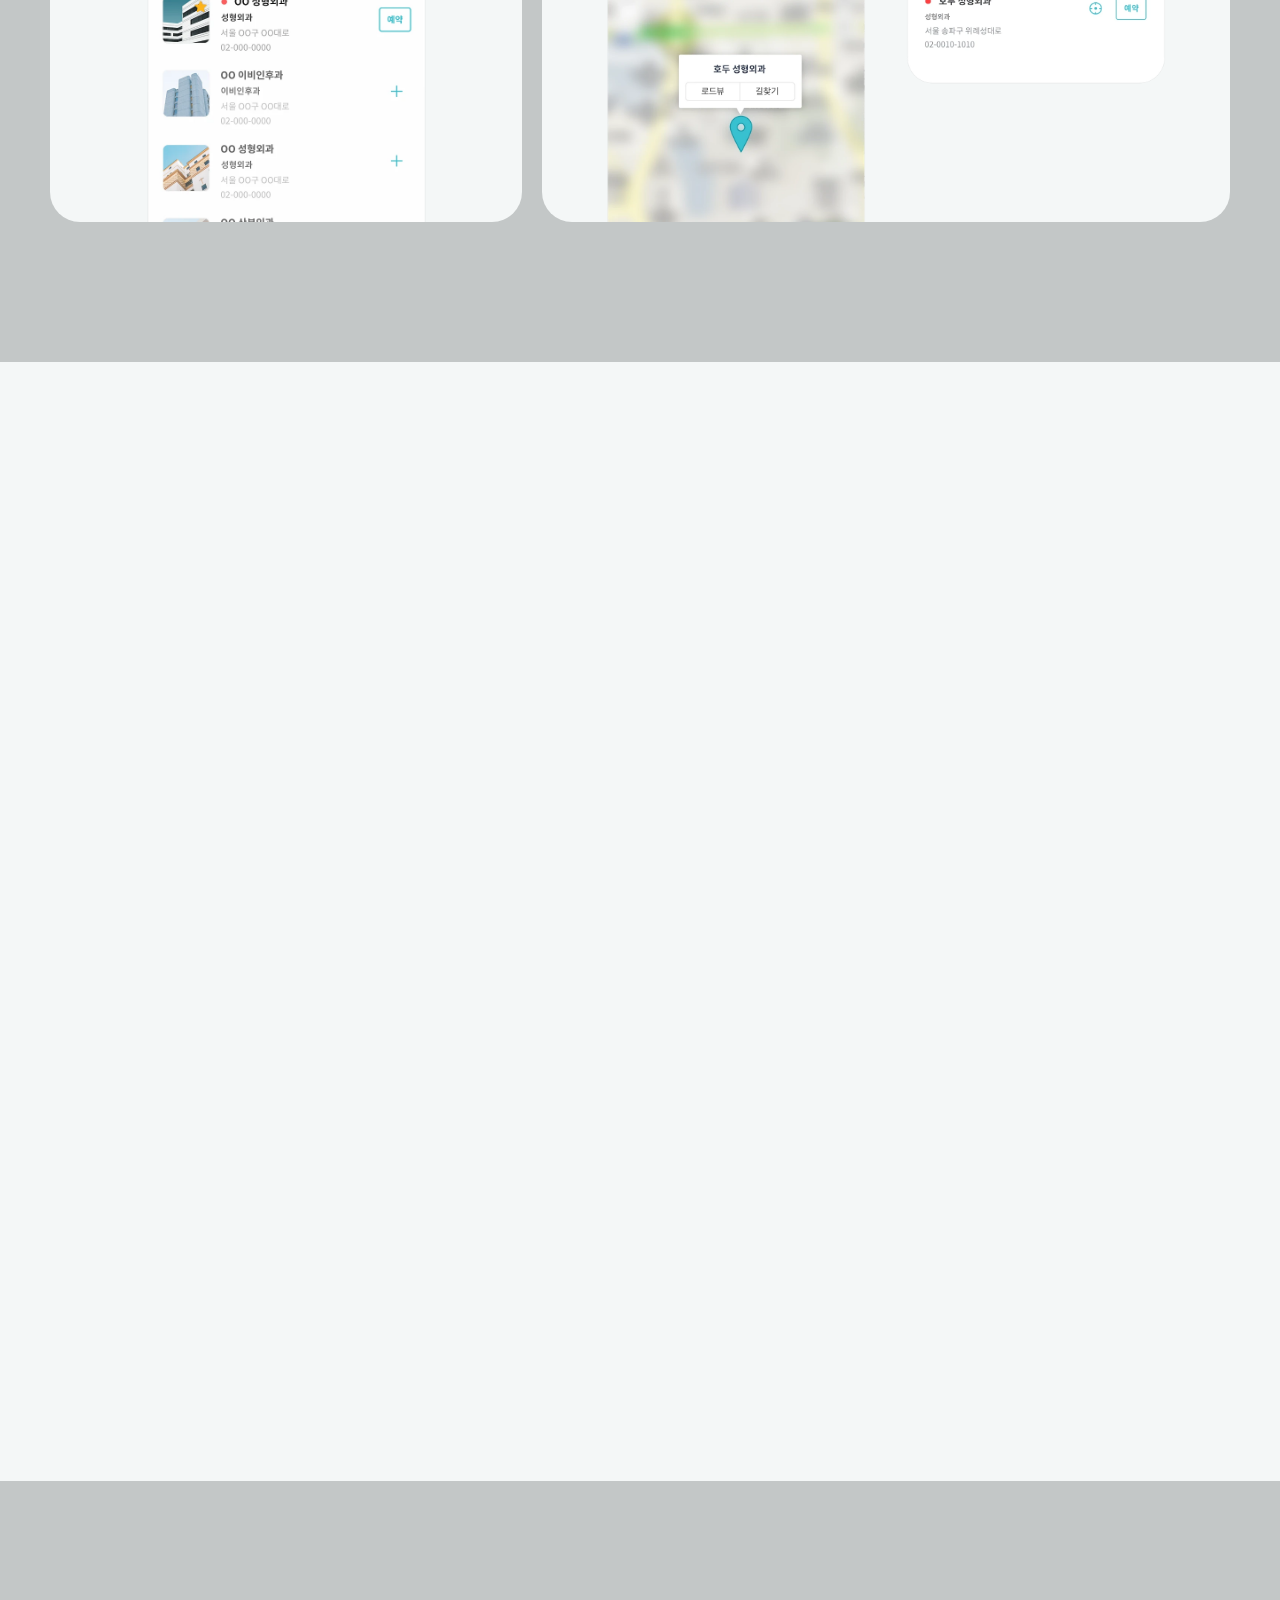
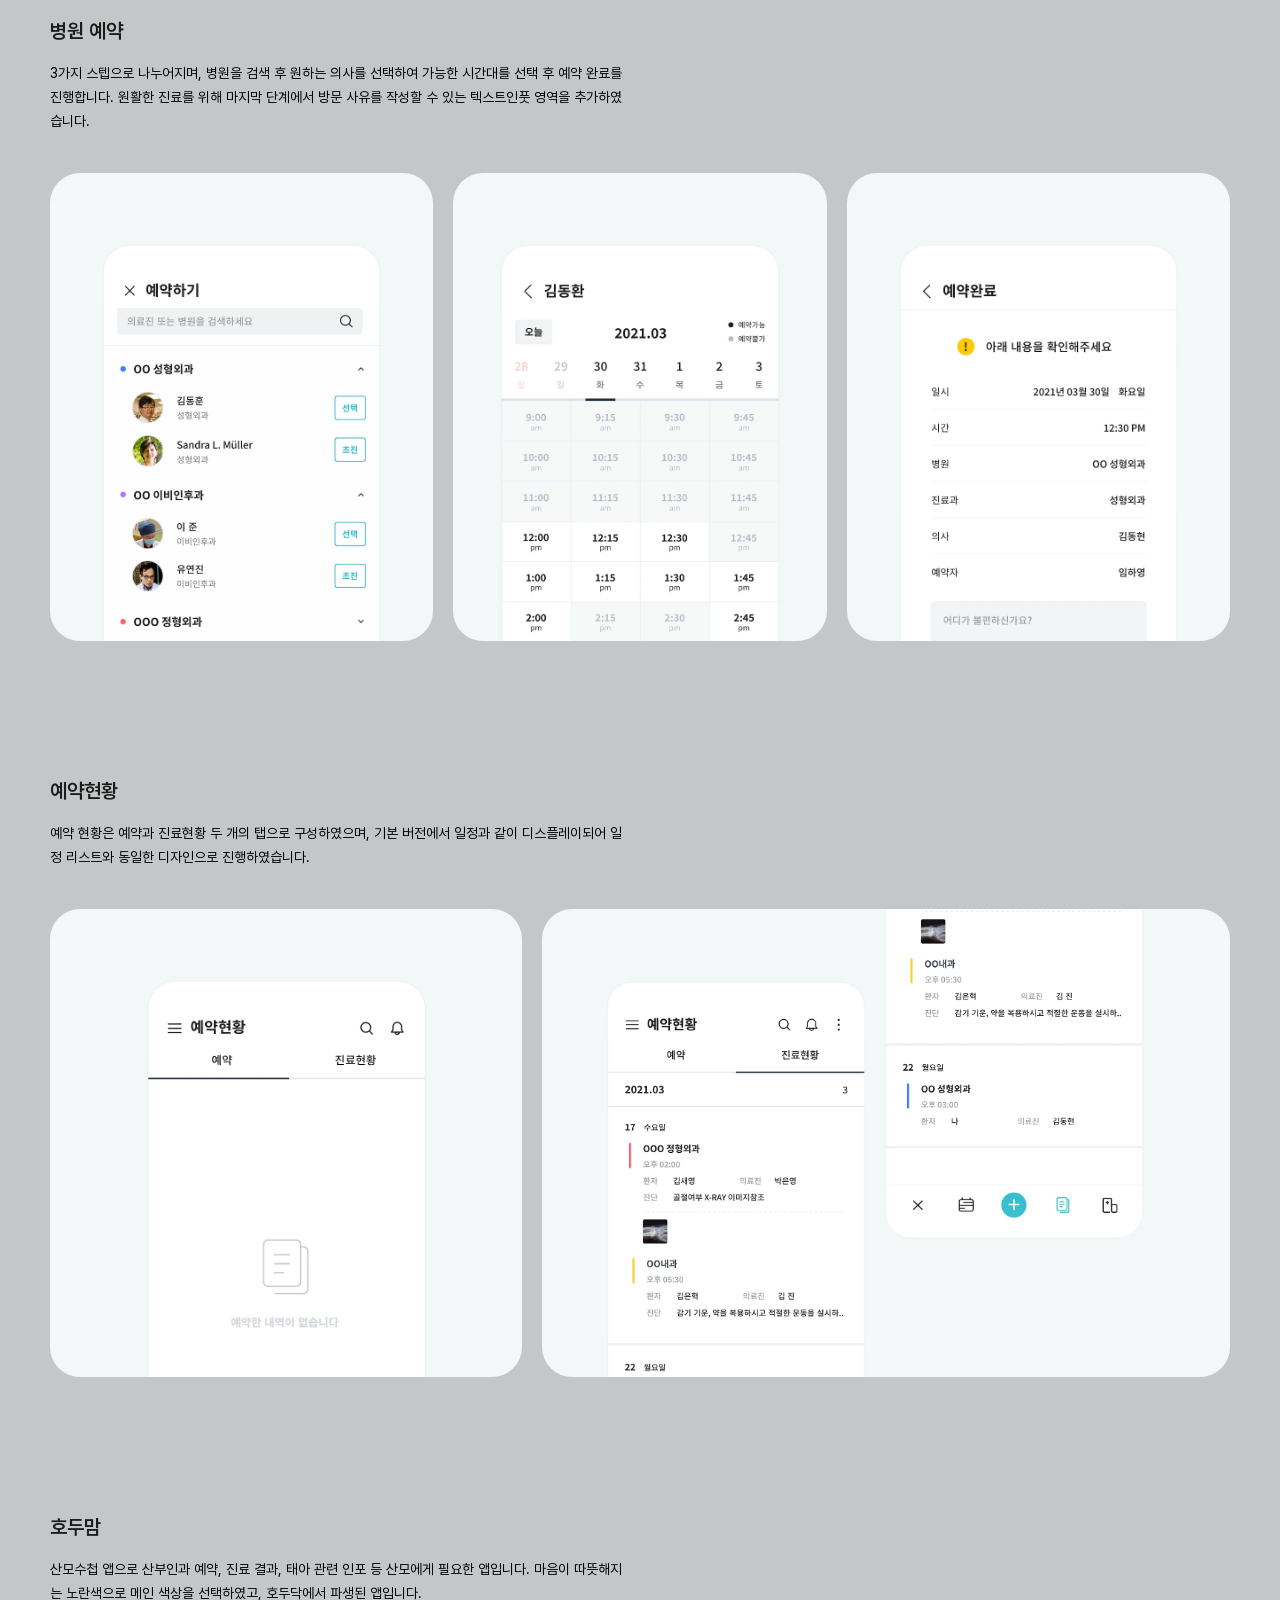
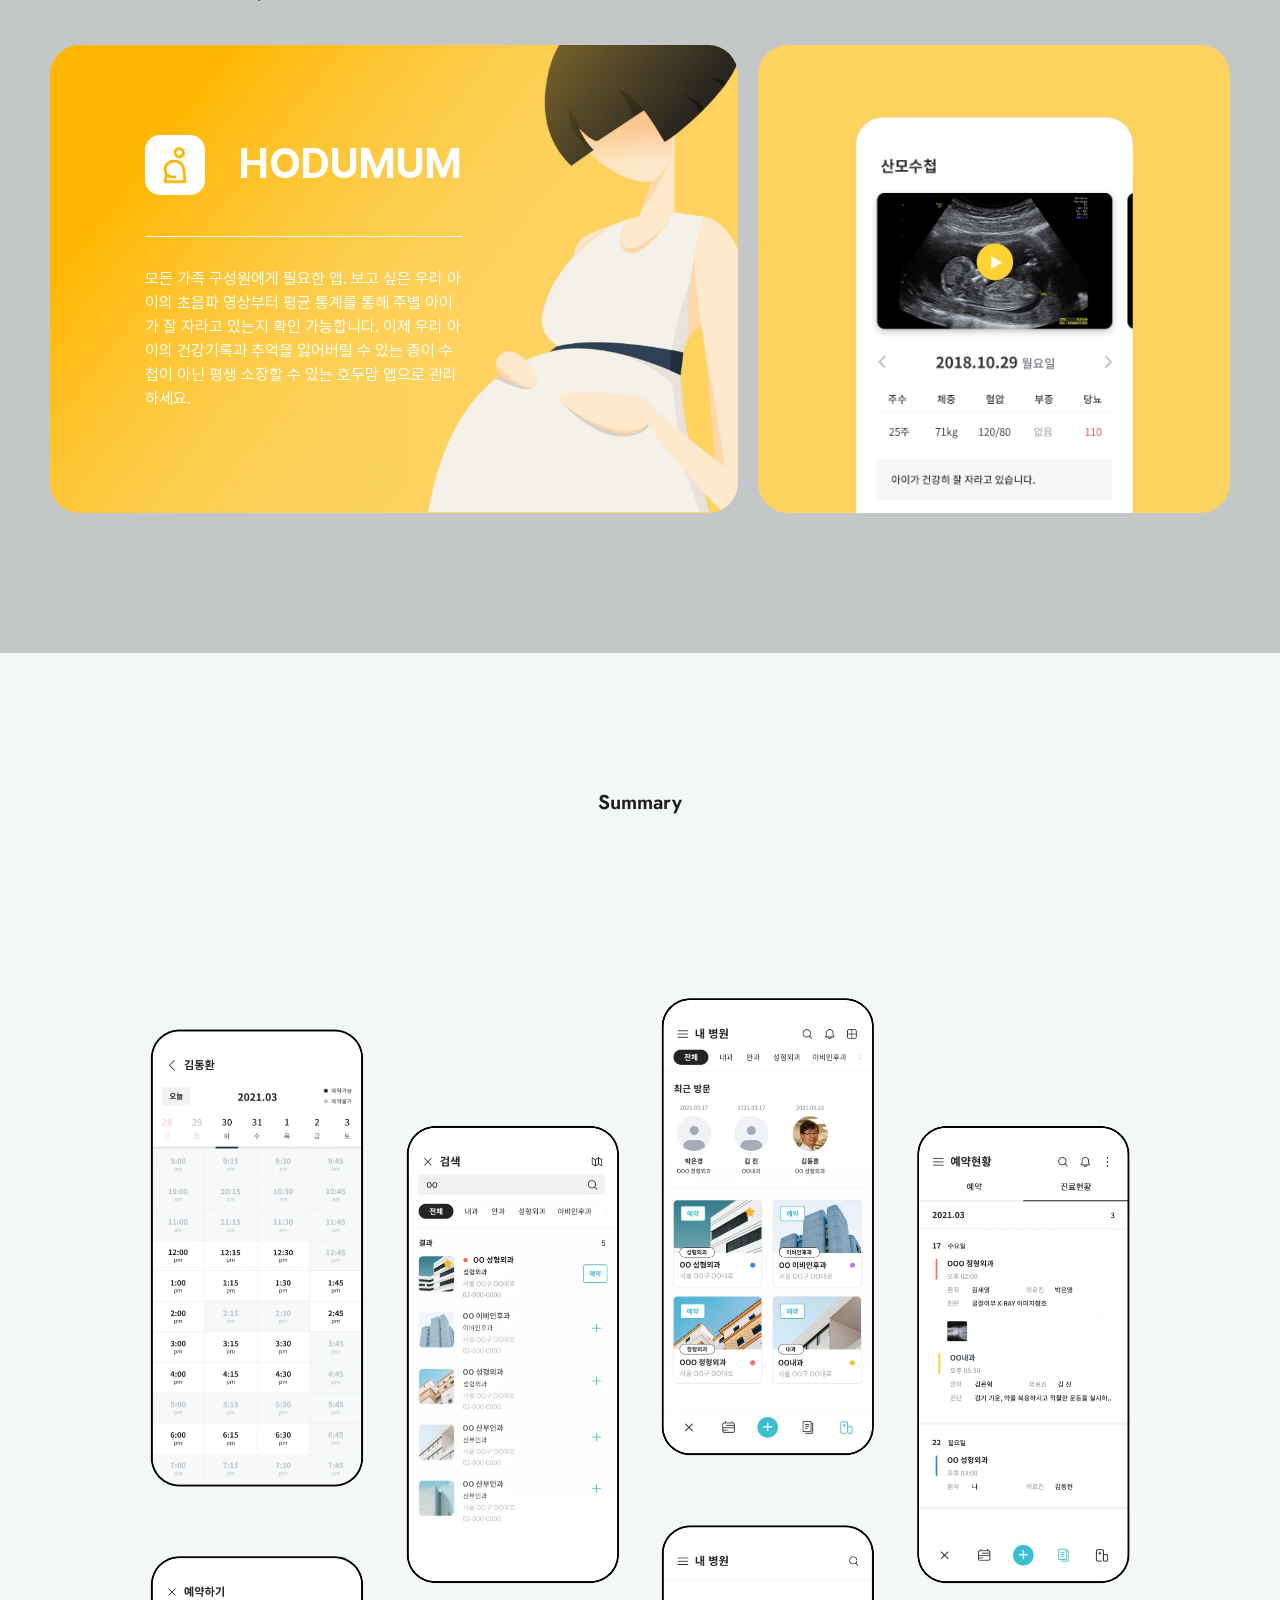
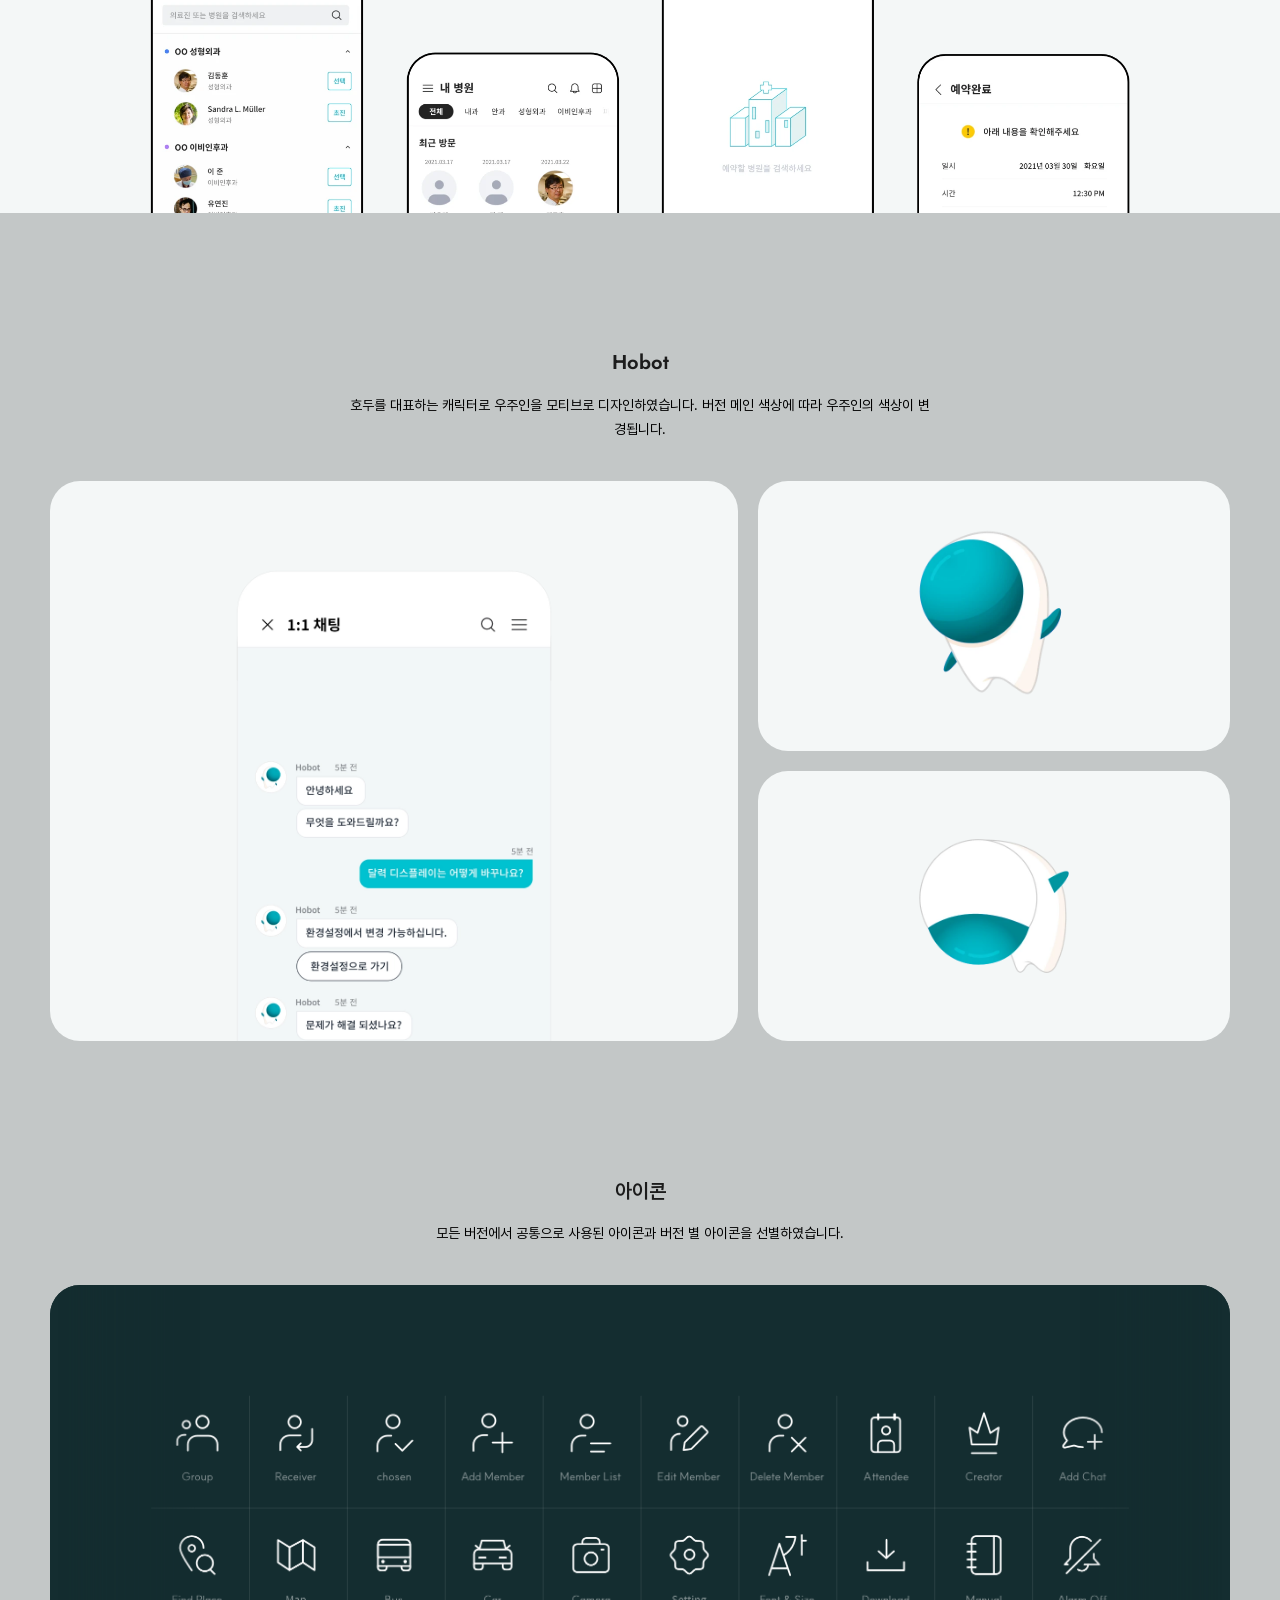
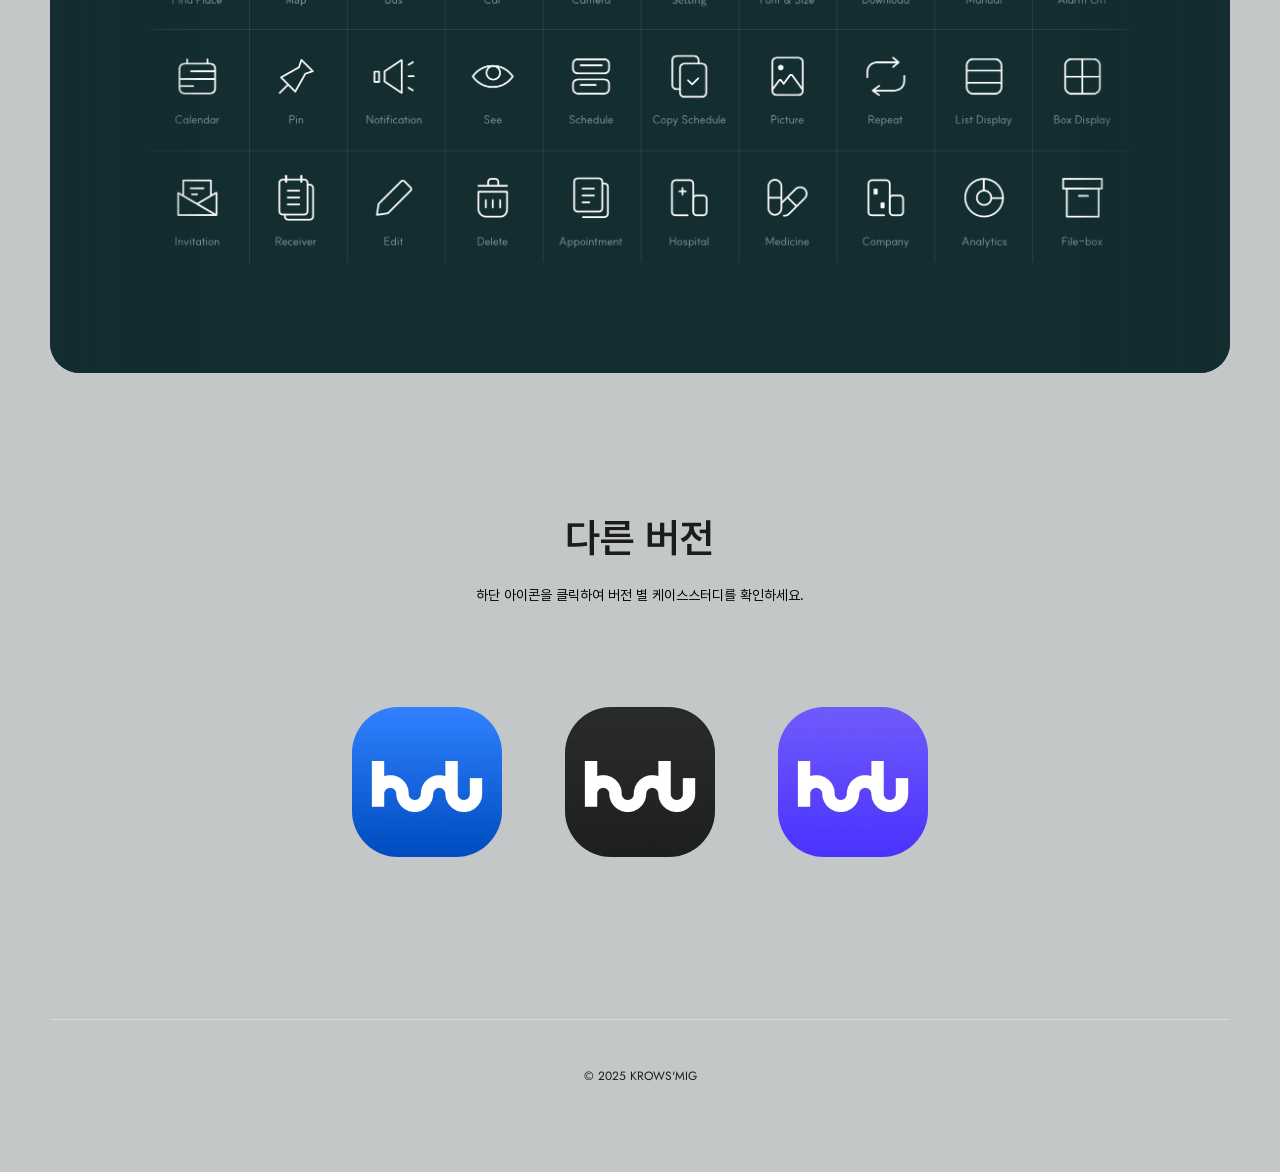
<file: kr/hddc.html>
<!DOCTYPE html>
<html lang="ko">
 	<head>
		<meta charset="utf-8">
		<meta name="viewport" content="width=device-width, initial-scale=1.0">
		<title>호두닥 | KROWS'MIG</title>
		<meta name="description" content="호두 프리미엄 버전인 호두닥은 병원 예약과 진료 결과가 확인 가능한 앱으로 이 페이지는 호두닥의 기획과 디자인 과정을 성명하는 케이스스터디 페이지입니다. KROWSMIG은 퍼블리싱이 가능한 웹/앱디자이너의 포트폴리오 사이트입니다.">
		<meta name="keywords" content="호두닥, 병원 예약, 진료 결과, 웹디자이너, 앱디자이너, 퍼블리셔, HODU, a calendar app, HTML, CSS, jQuery, Web Designer, App Designer, KROWSMIG">
		<link rel="icon" href="../images/main/favicon.png">
		<link rel="stylesheet" type="text/css" href="../css/default.css">
		<link rel="stylesheet" type="text/css" href="../css/common.css">
		<link rel="stylesheet" type="text/css" href="../css/hd_common.css">
		<link rel="stylesheet" type="text/css" href="../css/hddc.css">

		<link href="https://fonts.googleapis.com/css2?family=Jost:ital@0;1&display=swap" rel="stylesheet">
		<link href="https://fonts.googleapis.com/css2?family=Jost:ital,wght@0,500;1,500&display=swap" rel="stylesheet">
		<link href="https://fonts.googleapis.com/css2?family=Jost:ital,wght@0,600;1,600&display=swap" rel="stylesheet">

		
		<script src="../js/jquery.js"></script>
		<!-- Google tag (gtag.js) -->
		<script async src="https://www.googletagmanager.com/gtag/js?id=G-4524T4PMET"></script>
		<script>
		  window.dataLayer = window.dataLayer || [];
		  function gtag(){dataLayer.push(arguments);}
		  gtag('js', new Date());
		
		  gtag('config', 'G-4524T4PMET');
		</script>

	</head>
	<body>
		<div class="container">
			<div class="counter"><p class='en'>0</p></div>

			<section class="ld">
				<dis class="overlay"></dis>
			</section>
		</div>
		<!-- #wrapper -->
		<div id="wrapper">
			<!-- .main_bg -->
			<div class="main_div">

				<!-- #gnb -->
				<section id="gnb">
					<div class="top_div">
						<div class="rel_div">
							<h1><a href="../index.html" class="logo"><span class="img_logo en">KROWS'MIG</span></a></h1>
							<div class="right">
								<a href="../en/hddc.html" class="">EN</a>	
								<a href="#" class="on">한글</a>
							</div>
							<!-- .nav -->
							<div class="nav">
								<div class="burger">
									<h2>메뉴</h2>
									<a href="">
										<span></span>
										<span></span>
										<span></span>
									</a>
								</div>
								<nav>
									<a href="#projects" class="">프로젝트</a>	
									<a href="#about" class="">연락처</a>
								</nav>
								
							</div>
							<!-- .nav ends -->
							<div class="btm_line"><span></span></div>
						</div>
					</div>
				</section>
				<!-- #gnb ends -->


				<!-- #menu_div -->
				<div id="menu_div">
					<div class="menu_div">
						<ul>
							<li class="osz_li en"><a href="../kr/osz.html">OSAZA <span>온라인 쇼핑몰</span></a></li>
							<li class="ltch_li en"><a href="../kr/ltch.html">LITCH <span>뮤직 & OTT</span></a></li>
							<li class="jndk_li en"><a href="../kr/jndk.html">JANDIK <span>온라인 쇼핑몰</span></a></li>
							<li class="hdwk_li"><a href="../kr/hdwk.html">호두웍스 <span>전자결재</span></a></li>
							<li class="hdhm_li"><a href="../kr/hdhm.html">호두홈 <span>핫플 & 중고거래</span></a></li>
							<li class="hd_li"><a href="../kr/hd.html">호두 <span>일정관리</span></a></li>
							<li class="hdck_li"><a href="../kr/hdck.html">호두클릭 <em>(웹)</em> <span>회의실 예약</span></a></li>
							<li class="hdck_tb_li"><a href="../kr/hdck_tb.html">호두클릭 <em>(탭)</em> <span>회의실 예약</span></a></li>
						</ul>
						<a class="email en" href="mailto:krowsmig@gmail.com">krowsmig@gmail.com</a>
					</div>
				</div>


				<!-- #main -->
				<section id="main">
					<div class="main wd_1920">
						<div class="brdr main_bg mgn_btm_100">
							<div class="img_1 main_img brdr"></div>
							<p class="en">H<span>O</span><span>D</span><span class="pd_lft">U</span><span class="break"></span><span class="pd_rgt">D</span><span>O</span>C</p>
						</div>
					</div>
					<div class="quick_div wd_1920 pd_btm_160">
						<h1 class="fnt_30 pd_btm_40">호두닥</h1>
						<ul class="summary_ul pd_btm_60">
							<li class="pr_li">
								<p class="title">프로그램</p>
								<p>
									<span class="ic ps">PSD</span>
									<span class="ic ai">Ai</span>
								</p>
							</li>
							<li class="la_li">
								<p class="title">개발</p>
								<p>
									<span class="en">HTML</span>
									<span class="en">CSS</span>
									<span class="en">JS</span>
								</p>
							</li>
							<li class="yy_li">
								<p class="title">제작 연도</p>
								<p><span>2019~20</span></p>
							</li>
							<li class="in_li">
								<p class="title">역할 (기여도)</p>
								<p>디자이너 <span>(100%)</span>
								</p>
								<p>기획자 <span>(90%)</span>
								</p>
								<p>퍼블 <span>(100%)</span>
								</p>
							</li>
						</ul>
						<div class="description_div">
							<p class="fnt_14 first_p">
								호두 프리미엄 버전으로 병원 찾기, 병원 예약, 진료현황 등 병원 관련 앱입니다. 기본 버전 그룹 탭을 통해 호두닥을 가입 후 사용 가능하며,
								자주 방문하는 병원은 따로 저장되며 날짜 별 본인의 진료현황과 다음 진료 예약 또한 앱을 통해 손쉽게 관리 가능합니다.
							</p>

							<p class="fnt_14 last_p">
								이 앱은 기본 버전 3차 리디자인이 끝난 후 기획 및 디자인되었습니다. 전반적인 디자인은 기본 버전과 동일한 형태로 진행하였고, 마음을 편안하게 하는 청록색을 메인 색상으로 선택하여 제작하였습니다.
							</p>
						</div>
					</div>
					<div class="guide_div grey_bg wd_full">
						<div class="wd_1920 pd_tp_160 pd_btm_160">
							<h2 class="fnt_25">가이드라인</h2>
							<div class="description_div">
								<p class="des fnt_14 first_p">로고와 메인 색상, 서브 색상, 폰트를 확인하세요.</p>
							</div>
							<ul class="guide_ul pd_tp_60 ">
								<li class="logo_li">
									<p class="brdr">로고 레이아웃 아이콘</p>
								</li>
								<li class="app_li">
									<p class="brdr"><span>앱 아이콘</span></p>
								</li>
								<li class="main_li">
									<p class="brdr">
										<span class="title fnt_14">메인 색상</span>
										<span class="des fnt_16">#42BFCE</span>
									</p>
								</li>
								<li class="sub_li">
									<p class="brdr">
										<span class="title fnt_14">서브 색상</span>
										<span class="des fnt_16">#F3F7F7</span>
									</p>
								</li>
								<li class="font_li">
									<p class="brdr">
										<span class="title fnt_14">폰트</span>
										<span class="des fnt_16">Noto Sans KR</span>
									</p>
								</li>
							</ul>
						</div>
					</div>
				</section>
				<!-- #main ends -->

				<!-- #contents -->
				<div id="contents" class="">
					<!-- #target -->
					<section id="target">
						<div class="target_div wd_1920 pd_tp_160">
							<h1 class="fnt_20">타겟층</h1>
							<p class="pd_btm_60 des fnt_14">
								병원 찾기, 예약 등 병원 방문이 잦은 사람들을 위주로 가장 많이 사용할 유저를 성별과 나이대로 비율을 찾아 디자인 전 단계에서 진행된 설문조사 결과입니다.
							</p>
							<ul class="target_ul">
								<li class="gender_li">
									<ul class="gender_ul grey_bg brdr">
										<li class="gender_img">
											<span class="hd_chart hddc_chart chart_span two_panels">
												<svg viewBox="0 0 63.6619772368 63.6619772368">
													<circle class="pie1" style="stroke:#42BFCE;" cx="31.8309886184" cy="31.8309886184" r="15.9154943092"/>
													<circle class="pie2" style="stroke:#FFB000;" cx="31.8309886184" cy="31.8309886184" r="15.9154943092"/>
												</svg>
											</span>
											<p class="ic_p">
												성별
											</p>	
										</li>
										<li class="gender_graph_li">
											<ul class="detail_ul">
												<li>
													<h2>여성</h2>
													<p><span class="color_span doc">doc dolor</span> 68%</p>
												</li>
												<li>
													<h2>남성</h2>
													<p><span class="color_span yellow">yellow</span> 32%</p>
												</li>
											</ul>
										</li>
										<li>
											<p class="fnt_14">여성(청록) 68%, 남성(노랑) 32%로 여성의 비율 월등히 높습니다. 여성의 경우 자녀의 대리 예약을 하는 경우가 많아 통계에 비율이 남성보다 높은 걸로 추측됩니다.</p>
										</li>
									</ul>
								</li>
								<li class="age_li">
									<ul class="gender_ul grey_bg brdr">
										<li class="gender_img age_img">
											<span class="hd_chart hddc_chart chart_span five_panels">
												<svg viewBox="0 0 63.6619772368 63.6619772368">
													<circle class="pie6" cx="31.8309886184" style="stroke:#374d55;" cy="31.8309886184" r="15.9154943092"/>
													<circle class="pie5" cx="31.8309886184" style="stroke:#C697FF;" cy="31.8309886184" r="15.9154943092"/>
													<circle class="pie4" cx="31.8309886184" style="stroke:#00E674;" cy="31.8309886184" r="15.9154943092"/>
													<circle class="pie3" cx="31.8309886184" style="stroke:#F32722;" cy="31.8309886184" r="15.9154943092"/>
													<circle class="pie2" cx="31.8309886184" style="stroke:#FFB000;" cy="31.8309886184" r="15.9154943092"/>
													<circle class="pie1" cx="31.8309886184" style="stroke:#42BFCE;" cy="31.8309886184" r="15.9154943092"/>
												</svg>
											</span>
											<p class="ic_p">
												나이
											</p>	
										</li>
										<li class="age_graph_li">
											<ul class="detail_ul">
												<li>
													<h2>10대</h2>
													<p><span class="color_span green">green</span> 12%</p>
												</li>
												<li>
													<h2>20대</h2>
													<p><span class="color_span red">red</span> 19%</p>
												</li>
												<li>
													<h2>30대</h2>
													<p><span class="color_span doc">doc</span> 37%</p>
												</li>
												<li>
													<h2>40대</h2>
													<p><span class="color_span yellow">yellow</span> 25%</p>
												</li>
												<li>
													<h2>50대</h2>
													<p><span class="color_span purple">purple</span> 5%</p>
												</li>
												<li>
													<h2>60대</h2>
													<p><span class="color_span dark">dark</span> 2%</p>
												</li>
											</ul>
										</li>
										<li>
											<p class="fnt_14">10대(초록) 12%, 20대(빨강) 19%, 30대(청록) 37%, 40대(25%), 50대(5%), 60대(2%)로 30대의 비율이 가장 높으며, 40대의 비율 또한 높습니다.</p>
										</li>
									</ul>
								</li>
								<li class="user_li grey_bg brdr">
									<h2 class="fnt_20">유저 플로우</h2>
									<p class="des fnt_14">기본 버전 그룹 안에서 호두닥 메인 메뉴까지 플로우입니다.</p>
									<p class="flow_img brdr mgn_tp_60">
										유저 플로우 이미지
									</p>
								</li>
							</ul>
						</div>
					</section>
					<!-- #target ends -->

					<!-- #img_title -->
					<section id="img_title_1" class="grey_bg mgn_tp_160">
						<div class="img_title_div wd_1920 pd_tp_160">
							<p class="icon_p ic_hospital">병원 아이콘</p>
							<h1 class="fnt_50">내 병원과<br>병원 검색하기</h1>
							<p class="des fnt_16">방문했던 병원은 내 병원 탭에서 바로 확인, <span class="break_line"></span>
								필요한 병원은 주변에서 바로 찾으세요.</p>
							<p class="img_title_1 lazy_img lazy_css">내 병원과 검색 앱 이미지</p>
						</div>
					</section>
					<!-- #img_title ends -->

					<section id="content_1" class="wd_1920 pd_tp_160">
						<div class="content_div">
							<dl>
								<dt class="fnt_20">내 병원</dt>
								<dd class="des fnt_14 pd_btm_40">
									예약이 가능한 최근 방문한 병원과 진료받은 의사의 인포를 상단에 배치하고, 하단에 예약했던 병원 목록을 배치하였습니다.
									상단 디스플레이 옵션을 통해 카드 형식으로 변경 가능합니다.
								</dd>
							</dl>
							<div class="content_dd">
								<p class="wd_60per"><span class="grey_bg brdr hospital_1 two_imgs lazy_img lazy_css">내 병원 앱 이미지</span></p>
								<p class="wd_40per"><span class="grey_bg brdr hospital_2 lazy_img lazy_css">내 병원 없을떄 앱 이미지</span></p>
							</div>
							<dl>
								<dt class="fnt_20 mgn_tp_160">병원 검색</dt>
								<dd class="des fnt_14 pd_btm_40">
									주변 또는 원하는 병원을 검색 가능한 기능입니다. 검색어로 검색 시 병원 이미지를 포함한 목록이 뜨고, 지도를 통해 검색 시 원하는 지역의 주변 병원을 보여주고 길 찾기 기능 또한 사용합니다.
								</dd>
							</dl>
							<div class="content_dd">
								<p class="wd_40per rt"><span class="grey_bg brdr search_1 lazy_img lazy_css">검색 앱 이미지</span></p>
								<p class="wd_60per lt"><span class="grey_bg brdr search_2 two_imgs lazy_img lazy_css">검색 지도 상세 앱 이미지</span></p>
							</div>
						</div>
					</section>

					<!-- #img_title -->
					<section id="img_title_2" class="grey_bg mgn_tp_160">
						<div class="img_title_div wd_1920 pd_tp_160">
							<p class="icon_p ic_appointment">병원예약 아이콘</p>
							<h1 class="fnt_50">병원 예약과<br>예약 현황</h1>
							<p class="des fnt_16">검색한 병원을 선택하여 진료를 원하는 의사와 예약하고, <span class="break_line"></span>
								진료 후 현황까지 앱에서 확인하세요.</p>
							<p class="img_title_1 img_title_2 lazy_img lazy_css">예약하기 앱 이미지</p>
						</div>
					</section>
					<!-- #img_title ends -->
					<!-- #content_2 -->
					<section id="content_2" class="wd_1920 pd_tp_160">
						<div class="content_div">
							<dl>
								<dt class="fnt_20">병원 예약</dt>
								<dd class="des fnt_14 pd_btm_40">
									3가지 스텝으로 나누어지며, 병원을 검색 후 원하는 의사를 선택하여 가능한 시간대를 선택 후 예약 완료를 진행합니다. 원활한 진료를 위해 마지막 단계에서 방문 사유를 작성할 수 있는 텍스트인풋 영역을 추가하였습니다.
								</dd>
							</dl>
							<div class="content_dd mk_apt">
								<p class="wd_33per rt"><span class="grey_bg brdr appointment_1 lazy_img lazy_css">예약하기 1 앱 화면</span></p>
								<p class="wd_33per mid"><span class="grey_bg brdr appointment_2 lazy_img lazy_css">예약하기 2 앱 화면</span></p>
								<p class="wd_33per lt"><span class="grey_bg brdr appointment_3 lazy_img lazy_css">예약하기 3 앱 화면</span></p>
							</div>
							<dl>
								<dt class="fnt_20 mgn_tp_160">예약현황</dt>
								<dd class="des fnt_14 pd_btm_40">
									예약 현황은 예약과 진료현황 두 개의 탭으로 구성하였으며, 기본 버전에서 일정과 같이 디스플레이되어 일정 리스트와 동일한 디자인으로 진행하였습니다.
								</dd>
							</dl>
							<div class="content_dd">
								<p class="wd_40per rt"><span class="grey_bg brdr list_appointments_1 lazy_img lazy_css">예약연황 앱 이미지</span></p>
								<p class="wd_60per lt"><span class="grey_bg brdr list_appointments_2 flip two_imgs lazy_img lazy_css">진료현황 앱 이미지</span></p>
							</div>
							<dl>
								<dt class="fnt_20 mgn_tp_160">호두맘</dt>
								<dd class="des fnt_14 pd_btm_40">산모수첩 앱으로 산부인과 예약, 진료 결과, 태아 관련 인포 등 산모에게 필요한 앱입니다. 마음이 따뜻해지는 노란색으로 메인 색상을 선택하였고, 호두닥에서 파생된 앱입니다.
								</dd>
							</dl>
							<div class="content_dd hmm">
								<p class="wd_60per rel brdr">
									<span class="grey_bg brdr hm_bg lazy_img lazy_css">산모 일러스트레이션 이미지</span>
									<span class="hm_bg_gr lazy_img lazy_css"></span>
									<span class="icon_hm">호두맘 아이콘</span>
									<span class="title fnt_50">HODUMUM</span>
									<span class="cont">
										모든 가족 구성원에게 필요한 앱. 보고 싶은 우리 아이의 초음파 영상부터 평균 통계를 통해 주별 아이가 잘 자라고 있는지 확인 가능합니다.
										이제 우리 아이의 건강기록과 추억을 잃어버릴 수 있는 종이 수첩이 아닌 평생 소장할 수 있는 호두맘 앱으로 관리하세요.
									</span>
								</p>
								<p class="wd_40per"><span class="grey_bg brdr hm_img lazy_img lazy_css">산모수첩 앱 이미지</span></p>
							</div>							
						</div>
					</section>
					<!-- #content_2 ends -->

					<!-- #img_title -->
					<section id="other_pages" class="grey_bg mgn_tp_160">
						<div class="img_title_div wd_1920 pd_tp_160">
							<h1 class="fnt_20 en">Summary</h1>
							<p class="img_title_1 img_title_other_pages lazy_img lazy_css">다른 화면 앱 이미지</p>
						</div>
					</section>
					<!-- #img_title ends -->
					<!-- #content_3 -->
					<section id="content_rest" class="wd_1920 pd_tp_160">
						<div class="content_div">
							<dl>
								<dt class="fnt_20 en">Hobot</dt>
								<dd class="des fnt_14 pd_btm_40">
									호두를 대표하는 캐릭터로 우주인을 모티브로 디자인하였습니다. 버전 메인 색상에 따라 우주인의 색상이 변경됩니다.
								</dd>
							</dl>
							<div class="content_dd">
								<p class="wd_60per"><span class="grey_bg brdr lazy_img lazy_css">1:1채팅 앱 이미지</span></p>
								<p class="wd_40per"><span class="grey_bg brdr hbt_1 lazy_img lazy_css">Hobot 1 이미지</span><span class="grey_bg brdr hbt_2 lazy_img lazy_css">Hobot 2 이미지</span></p>
							</div>
							<dl>
								<dt class="fnt_20 mgn_tp_160">아이콘</dt>
								<dd class="des fnt_14 pd_btm_40">모든 버전에서 공통으로 사용된 아이콘과 버전 별 아이콘을 선별하였습니다.
								</dd>
							</dl>
							<div class="content_dd ic_div">
								<p class="wd_full brdr"><span class="grey_bg lazy_img lazy_css">아이콘 이미지</span><span class="gradi_bg_1"></span><span class="gradi_bg_2"></span></p>
							</div>
						</div>
					</section>
					<!-- #content_3 ends -->

					<!-- .see_other -->
					<section id="see_other">
						<div class="wd_1920 pd_tp_160">
							<h1 class="fnt_50">다른 버전</h1>
							<p class="des fnt_14">하단 아이콘을 클릭하여 버전 별 케이스스터디를 확인하세요.</p>
							<ul class="pd_btm_60">
								<li class="hd"><a href="../kr/hd.html" alt="See HoduDoc"><span>호두</span></a></li>
								<li class="hdwk"><a href="../kr/hdwk.html" alt="See HoduWorks"><span>호두웍스</span></a></li>
								<li class="hdhm"><a href="../kr/hdhm.html" alt="See HoduHome"><span>호두홈</span></a></li>
							</ul>
							<div class="line"></div>
						</div>
					</section>

				</div>
				<!-- #contents ends -->

				<!-- .top_btn -->
				<div class="top_div">
					<a href="#wrapper" class="top_btn">상단으로 가기</a>
				</div>
				<!-- .top_btn ends -->


				<!-- #footer -->
				<section id="footer" class="wd_1920 pd_btm_160 pd_tp_60">
					<p class="eng_ft en">© 2025 KROWS'MIG</p>
				</section>
				<!-- #footer ends -->
			</div>

			<!-- .main_bg ends -->
		</div>
		<!-- #wrapper ends-->

		<script src="../js/gsap.min.js"></script>
		<script src="../js/sub_script.js"></script>
		<script src="../js/hddc_script.js"></script>

	</body>
</html>
</file>
<file: css/default.css>
@font-face{font-family:'Pretendard';font-style:normal;font-weight:900;src:local('Pretendard Black'),local('Pretendard-Black'),url(../fonts/Pretendard-Black.woff2) format('woff2')}@font-face{font-family:'Pretendard';font-style:normal;font-weight:700;src:local('Pretendard Bold'),local('Pretendard-Bold'),url(../fonts/Pretendard-Bold.woff2) format('woff2')}@font-face{font-family:'Pretendard';font-style:normal;font-weight:600;src:local('Pretendard SemiBold'),local('Pretendard-SemiBold'),url(../fonts/Pretendard-SemiBold.woff2) format('woff2')}@font-face{font-family:'Pretendard';font-style:normal;font-weight:500;src:local('Pretendard Medium'),local('Pretendard-Medium'),url(../fonts/Pretendard-Medium.woff2) format('woff2')}@font-face{font-family:'Pretendard';font-style:normal;font-weight:400;src:local('Pretendard Regular'),local('Pretendard-Regular'),url(../fonts/Pretendard-Regular.woff2) format('woff2')}@font-face{font-family:'Pretendard';font-style:normal;font-weight:100;src:local('Pretendard Thin'),local('Pretendard-Thin'),url(../fonts/Pretendard-Thin.woff2) format('woff2')}article,aside,details,figcaption,figure,footer,header,hgroup,hr,menu,nav,section{display:block}a,hr{padding:0}a,abbr,address,article,aside,audio,b,blockquote,body,button,canvas,caption,cite,code,dd,del,details,dfn,div,dl,dt,em,fieldset,figcaption,figure,footer,form,h1,h2,h3,h4,h5,h6,header,hgroup,html,i,iframe,img,input,ins,kbd,label,legend,li,mark,menu,nav,object,ol,p,pre,q,samp,section,small,span,strong,sub,summary,sup,table,tbody,td,tfoot,th,thead,time,tr,ul,var,video{margin:0;padding:0;border:0;outline:0;vertical-align:baseline;background:0 0;text-decoration:none;color:#1c1c1c;font-size:12px}ins,mark{background-color:#ff9;color:#1c1c1c}li,nav ul{list-style:none}blockquote,q{quotes:none}blockquote:after,blockquote:before,q:after,q:before{content:'';content:none}a{margin:0;font-size:100%;vertical-align:baseline;background:0 0}ins{text-decoration:none}mark{font-style:italic;font-weight:700}del{text-decoration:line-through}abbr[title],dfn[title]{border-bottom:1px dotted;cursor:help}table{border-collapse:collapse;border-spacing:0}hr{height:1px;border:0;border-top:1px solid #ccc;margin:1em 0}input,select{vertical-align:middle}body{line-height:1;min-width:280px!important;font-family:"Pretendard Variable",Pretendard,-apple-system,BlinkMacSystemFont,system-ui,Roboto,"Helvetica Neue","Segoe UI","Apple SD Gothic Neo","Noto Sans KR","Malgun Gothic","Apple Color Emoji","Segoe UI Emoji","Segoe UI Symbol",sans-serif;font-weight:400}a,dt,h1,h2,h3,h4{font-weight:600}html{-webkit-text-size-adjust:100%;-moz-text-size-adjust:100%;-ms-text-size-adjust:100%}
</file>
<file: css/index.css>
html,body{height:100%;font-family:'Jost',sans-serif;color:#313131;min-height:585px}body{overflow:hidden;background:#c5c5c5;transition:0.3s}p,a{text-decoration:none;font-size:13px;color:#313131}.ko{font-family:'Pretendard',sans-serif;font-weight:600}p.ko{font-family:'Pretendard',sans-serif;font-weight:500}.en{font-family:'Jost',sans-serif;font-weight:600}body{overscroll-behavior:contain}.container{width:100%}.counter{position:absolute;top:50%;left:50%;transform:translate(-50%,-50%);width:100px;height:60px;text-align:center;clip-path:polygon(0 0,100% 0,100% 100%,0% 100%);z-index:0}.counter p{position:relative;display:block;transform:translateY(60px);font-size:50px;font-weight:600}.ld{position:absolute;top:0;left:0;width:100%;height:100%;box-sizing:border-box;padding:0 50px;clip-path:polygon(0 200%,200% 200%,200% 200%,0 200%);will-change:transform;z-index:1}.opa,.opa_1,.opa_2{opacity:0}header{z-index:1000;position:fixed;left:0;top:20px;width:100%;display:flex;justify-content:space-between;padding:0 20px;box-sizing:border-box}header *{font-size:14px;font-weight:600}header h1{font-size:20px;margin-top:-2px}header h1 a{width:100px;font-size:18px}header nav{text-align:right}header nav a{margin-left:25px;display:block;margin-bottom:20px}header>a{width:100px;text-align:right}#main{position:relative;width:100%;height:100%}#main h1{position:absolute;left:0;top:50%;margin-top:-25px;transition:0.3s;width:100%;font-size:130px;text-align:center;line-height:50px;height:50px}.rnd{overflow:hidden;border-radius:1200px;position:relative;transform:translateY(0);width:40%;margin:0 auto;border-radius:1300px;background:#fff;height:100%;box-sizing:border-box}.rnd .rel{position:absolute;top:50%;margin-top:-100px;overflow:hidden;max-width:1200px;left:50%;margin-left:-600px}.rnd p{opacity:0;width:50%;float:left;padding:0 50px;font-size:20px;line-height:37px}#projects,#projects ul{height:100%}#projects h2{z-index:1;position:absolute;margin-top:-25px;top:50%;left:0;transform:translateY(20px);opacity:0;transition:0.2s;line-height:100%;height:50px;line-height:50px;text-align:center;width:100%}#projects h2,#projects h2 span{transition:0.1s;font-size:60px;font-size:5.2vw!important}#projects h2 span{padding:35px}#projects h2 span:first-child{padding-left:70px}#projects h2 span:last-child{padding-right:70px}#projects .dark h2,#projects .dark h2 span{color:#fff}#projects .li_0 h2,#projects .li_0 h2 span{color:#212121}#projects .li_1 h2,#projects .li_1 h2 span{color:#f1cc2b!important}#projects .li_3 h2,#projects .li_3 h2 span{color:#c8cbce!important}#projects .li_4 h2,#projects .li_4 h2 span{color:#5c488c}#projects .li_5 h2,#projects .li_5 h2 span{color:#398380}#projects .li_6 h2,#projects .li_6 h2 span{color:#244c8f}#projects .li_7 h2,#projects .li_7 h2 span{color:#5b6469}#projects .li_8 h2,#projects .li_8 h2 span{color:#c33b3b}#projects li{position:relative;transition:0.3s;padding:10em 10em;width:100%;height:100%;box-sizing:border-box}#projects li .rnd{background-repeat:no-repeat;background-size:1500px;background-position:center 0}#projects li a{transition:0.3s;display:block;width:100%;height:100%;z-index:10;font-size:0;position:absolute;top:0;left:0}#projects .li_0 .rnd{background-color:#E1E1E1}#projects .li_1 .rnd{background-color:#252525}#projects .li_2 .rnd{background-color:#cfcfcf}#projects .li_3 .rnd{background-color:#333437}#projects .li_4 .rnd{background-color:#dad8dc}#projects .li_5 .rnd{background-color:#dce0e0}#projects .li_6 .rnd{background-color:#dfe2e4}#projects .li_7 .rnd{background-color:#c5c8cb}#projects .li_8 .rnd{background-color:#d3d1c8}#projects .li_0 .rnd{background-image:url(../images/main/img_osz.webp)}#projects .li_1 .rnd{background-image:url(../images/main/img_ltch.webp)}#projects .li_2 .rnd{background-image:url(../images/main/img_jndk.webp)}#projects .li_3 .rnd{background-image:url(../images/main/img_hdwk.webp)}#projects .li_4 .rnd{background-image:url(../images/main/img_hdhm.webp)}#projects .li_5 .rnd{background-image:url(../images/main/img_hddc.webp)}#projects .li_6 .rnd{background-image:url(../images/main/img_hd.webp)}#projects .li_7 .rnd{background-image:url(../images/main/img_hdck.webp)}#projects .li_8 .rnd{background-image:url(../images/main/img_hdck_tb.webp)}#contact{position:fixed;top:0;right:-700px;transform:skewX(25deg);width:100%;max-width:400px;transition:0.6s;z-index:1000;height:auto;box-sizing:border-box}#contact h1{font-size:0;width:0;height:0;padding:0;margin:0}#contact a.email{transition:0.3s;width:100%;height:100px;border-radius:50px;text-align:center;line-height:100px;display:block;margin-top:10px;font-size:16px;background:#313131;color:#fff;margin-bottom:10px}#contact a.email:hover{background:#000}body.contact #contact{right:0;transform:skewX(0)}.cont_div{width:100%}#contact .about_ul{overflow:hidden;width:100%;height:450px;border-radius:50px 0 50px 50px;font-size:13px;line-height:21px;background:rgb(255 255 255 / .4);backdrop-filter:blur(10px)}#contact .about_ul p:first-child{margin-bottom:15px}#contact .close_btn{display:inline-block;position:absolute;padding:0;border-radius:0 0 0 70px;color:#fff;font-weight:600;top:12px;right:25px;font-size:0;width:50px;height:50px}#contact .close_btn span{position:absolute;top:14px;right:0;display:block;width:40px;height:2px;background:#000;transform:rotate(15deg)}#contact .close_btn span:last-child{transform:rotate(-15deg)}#contact .about_ul{width:100%;position:relative}#contact .about_ul>li{position:absolute;padding:65px 50px 100px;box-sizing:border-box;text-align:justify;width:100%;height:100%}.about_ul a{z-index:100;display:block;box-sizing:border-box;width:33.3333%;border-radius:50px;position:absolute;bottom:0;line-height:80px;height:80px;text-align:center;background:#fff}.about_ul a:hover{color:#979797}.about_ul li.on a:hover{color:#313131}.about_ul h3,.about_ul .rel,.about_ul .line{opacity:0;transform:translateY(50px);transition:0.5s}.about_ul li.on .rel,.about_ul li.on h3,.about_ul li.on .line{opacity:1;transform:translateY(0)}.about_ul li.on a{opacity:.5;cursor:default}.about_ul .li_0 a{left:0;border-radius:0 0 0 50px}.about_ul .li_1 a{z-index:1000;left:33.3333%;border-radius:0}.about_ul .li_1 a:before{display:block;content:'';width:1px;height:100%;background:#000;opacity:.1;position:absolute;left:0;top:0}.about_ul .li_1 a:after{display:block;content:'';width:1px;height:100%;background:#000;opacity:.1;position:absolute;right:0;top:0}.about_ul .li_2 a{left:66.6666%;border-radius:0 0 50px 0}.about_ul .li_1,.about_ul .li_0{text-align:center!important}.about_ul .li_1 li,.about_ul .li_0 li{margin-bottom:10px}.about_ul h3{font-size:18px;text-align:center;margin-top:27px}.about_ul .line{display:block;margin:30px auto;width:20px;height:1px;background:#000}.about_ul .deco{position:absolute;left:30px;top:40px;font-size:60px;font-weight:300}.about_ul .deco:last-child{position:absolute;left:auto;right:30px}.fun_descript{padding:10px 0 30px;width:100%;border-top:1px solid rgb(255 255 255 / .1);margin-top:20px}#forfun .fun_descript p{color:#a9a9a9}#forfun .fun_bg p,.fun_descript p{line-height:24px}.fun_bg{position:relative;padding-top:50px;padding-bottom:100px}#forfun.on{display:block}#forfun{display:none}#forfun .fun_div{overflow-y:scroll;z-index:2000000000;position:fixed;top:0;left:0;width:100%;height:100%;background:rgb(28 28 28 / .99)}#forfun h2,#forfun p{padding-top:10px;color:#fff;font-size:14px}#forfun .wd_1920{position:relative;max-width:1300px;margin:0 auto;padding:50px 50px 100px;box-sizing:border-box}#forfun h2{transition:.4s ease-in;font-weight:600;font-size:20px;color:#fff;margin-bottom:0}.fun_div{top:0;left:0;position:fixed;z-index:1000000000;width:100%;height:100%;background:rgb(0 0 0 / .9)}.fun_div img{width:100%;background-color:#ff6006;margin-bottom:7px}#forfun .close{z-index:100000000000;height:100%;width:100%;font-size:0;position:absolute;left:0;top:0}.pro_ul li .pro_div:after{content:'';display:block;height:1px;background:#1c1c1c;position:absolute;top:-37px;transition:.4s;width:0;left:0}#forfun .ic{font-size:0;position:absolute;right:50px;left:auto;top:64px;width:40px;height:40px;border-radius:10px;border:1px solid rgb(255 255 255 / .05);padding-top:0;background-size:cover;background-image:url(../images/main/ic_fi.webp)}footer p{z-index:10;position:fixed;font-weight:600;left:20px;bottom:20px}footer a{z-index:10;position:fixed;text-transform:uppercase;right:20px;bottom:20px}.break{display:none}@media screen and (max-width:1420px){#main h1{font-size:100px}#projects h2,#projects h2 span{font-size:50px}#projects h2 span{padding:25px}#projects h2 span:first-child{padding-left:50px}#projects h2 span:last-child{padding-right:50px}#projects li .rnd{background-size:1400px;background-position:center 60px}#projects li{padding:100px 8em}}@media screen and (max-width:1024px){#main h1{font-size:80px}#projects h2,#projects h2 span{font-size:40px}#projects h2 span{padding:20px}#projects h2 span:first-child{padding-left:40px}#projects h2 span:last-child{padding-right:40px}#projects li .rnd{background-size:1300px;background-position:center 60px}#forfun .wd_1920{padding:30px 30px 100px}#forfun .ic{right:30px;top:46px}.li_0 .rnd,.rnd,#projects li .rnd{transform:translateY(0)!important;width:100%!important}#projects li{height:100%;padding:80px 50px}}@media screen and (max-width:800px){#main h1{font-size:60px}#projects h2,#projects h2 span{font-size:30px}#projects h2 span{padding:10px}#projects h2 span:first-child{padding-left:20px}#projects h2 span:last-child{padding-right:20px}#projects li .rnd{background-size:1200px;background-position:center 40px}#forfun .wd_1920{padding:30px 20px 100px}#forfun .ic{right:20px;top:45px}.break{display:block;padding:20px 0!important}#projects h2,#projects h2 span{font-size:8vw!important}#projects .li_1 h2,#projects .li_2 h2,#projects .li_6 h2{margin-top:-25px}#projects h2{margin-top:-60px}#projects h2 span{padding:0 15px}#projects h2 span:first-child{padding-left:30px}#projects h2 span:last-child{padding-right:30px}#projects h2 span.pd_lft{padding-right:0}#projects h2 span.pd_rgt{padding-left:0}}@media screen and (max-width:660px){#main h1{font-size:40px}#projects h2,#projects h2 span{font-size:23px}#projects li .rnd{background-size:1000px;background-position:center 50px}}@media screen and (max-width:600px){.break{padding:15px 0!important}#projects h2,#projects h2 span{font-size:9vw!important}#projects .li_1 h2,#projects .li_2 h2,#projects .li_6 h2{margin-top:-25px}#projects h2{margin-top:-60px}#projects h2 span{padding:0 10px}#projects h2 span:first-child{padding-left:20px}#projects h2 span:last-child{padding-right:20px}}@media screen and (max-width:460px){#projects h2 span{padding:5px}#projects h2 span:first-child{padding-left:10px}#projects h2 span:last-child{padding-right:10px}#projects li .rnd{background-size:900px;background-position:center 40px!important}#projects li{padding:50px 30px!important}.break{padding:10px 0!important}#projects h2,#projects h2 span{font-size:10vw!important}#projects .li_1 h2,#projects .li_2 h2,#projects .li_6 h2{margin-top:-25px}#projects h2{margin-top:-60px}#projects h2 span{padding:0 10px}#projects h2 span:first-child{padding-left:20px}#projects h2 span:last-child{padding-right:20px}#contact{padding:0;max-width:100%;height:100%;backdrop-filter:blur(10px)}#contact .about_ul>li{padding:60px 30px 100px}#contact .about_ul>li a{border-radius:0!important}.cont_div{width:100%;height:100%;padding-bottom:110px;box-sizing:border-box}#contact .about_ul{height:100%;border-radius:0}.about_ul li.li_0 .rel,.about_ul li.li_1 .rel{position:absolute;top:50%;width:100%;box-sizing:border-box;margin-top:-40px;left:0}.about_ul li.li_0 h3,.about_ul li.li_1 h3{position:absolute;left:0;top:50%;width:100%;margin-top:-150px}.about_ul li.li_0 .line,.about_ul li.li_1 .line{position:absolute;left:50%;top:50%;margin-top:-84px;margin-left:-10px}#contact a.email{position:fixed;left:0;bottom:0;margin-bottom:0}body.contact{overflow:hidden!important}.cont_div{padding-bottom:90px}#contact a.email{height:90px;line-height:90px;border-radius:0}}@media screen and (max-height:800px){#projects li .rnd{background-position:center 0}}@media screen and (max-height:700px){#projects li .rnd{background-position:center -50px}}
</file>
<file: css/common.css>
.ld_1 .ld_bg,.ld_3 .ld_bg,.ld_bg{transition:0.5s;background:#fff}#gnb,.ld_bg{position:fixed;left:0;top:0}.rel_div,.wd_1920{max-width:1680px;box-sizing:border-box}.ld_bg,body.no_y,html.open body{overflow-y:hidden;overflow:hidden}.brdr,.description_div,.ld_bg,body.no_y,html.open body{overflow:hidden}#gnb,.top_btn,.top_btn_f{-backdrop-filter:blur(15px);backdrop-filter:blur(15px)}#main .main_text,#main .pr_li span,#menu_div,.cont_div,.description_div p,.rel_div,.right a,.wd_1920{box-sizing:border-box}.brkit,.ld_none .ld_bg,html.open #menu_div,html.open .menu_div{display:block}.wd_100{width:100%}.wd_50per{width:50%}.wd_70per{width:70%}.wd_60per{width:60%}.wd_20per{width:20%}.wd_30per{width:30%}.wd_40per{width:40%}.wd_33per{width:33.333%}.wd_1920{margin:0 auto;padding:0 50px}.brdr{border-radius:30px}.pd_tp_160{padding-top:160px}.pd_tp_200{padding-top:200px}.pd_tp_100{padding-top:100px}.pd_btm_160{padding-bottom:160px}.pd_btm_200{padding-bottom:200px}.pd_btm_300{padding-bottom:300px}.pd_tp_60{padding-top:60px}.pd_btm_60{padding-bottom:60px}.pd_btm_40{padding-bottom:40px}#footer,.pd_btm_100{padding-bottom:100px}.mgn_btm_100{margin-bottom:100px}.mgn_btm_200{margin-bottom:200px}.mgn_tp_60{margin-top:60px}.mgn_tp_100{margin-top:100px}.mgn_tp_300{margin-top:300px}.mgn_tp_200{margin-top:200px}.mgn_tp_160{margin-top:160px}.fnt_50{font-size:50px;line-height:60px;margin-bottom:20px}.fnt_25,.fnt_30{margin-bottom:30px}.fnt_30{font-size:30px}.fnt_25{font-size:25px}.fnt_20{font-size:20px;margin-bottom:20px}.fnt_14{font-size:14px;line-height:24px}.fnt_16{font-size:16px;line-height:27px}#wrapper{padding-top:54px}.ld_bg{display:none;opacity:1;z-index:100000000000;width:100%;height:100%;text-align:center}.top_div h1{position:absolute}.right{top:0;text-align:center}.burger span,.dark .ld_bg,html.open .nav .burger a span{background:#1c1c1c}html.open .dark .nav .burger a span{background:#fff}.rel_div,.right a,.top_div h1 a span{display:inline-block}.adjst #cont .sub span,.adjst #cont p.main,.adjst #wrapper .rel_div,.burger span,.cont_div a,.rel_div,.top_div h1{transition:0.2s}#cont .sub span,#cont p.main,#wrapper .rel_div{transition:1s;opacity:1;margin-top:0}#wrapper .rel_div{transition:0.5s;padding:20px 50px;height:54px}#gnb,.nav,.rel_div,.top_div{width:100%}.w1{transform:rotate3d(1,1,1,90deg)}.w2{transform:rotate3d(1,2,.5,90deg)}.w3{transform:rotate3d(.5,1,2,90deg)}body.no_y{overflow-x:hidden}#gnb{z-index:1000000000;text-align:center;background:rgb(255 255 255 / .8);background-color:rgb(255 255 255 / .5);-backdrop-filter:blur(15px);backdrop-filter:blur(15px)}#menu_div,.open #gnb{-backdrop-filter:blur(15px);backdrop-filter:blur(15px)}.slide #gnb{border-bottom:1px solid rgb(0 0 0 / .05)}.top_div h1{left:50px;top:40px}#main .main,.rel_div{position:relative}.top_div h1 a{font-size:0}.top_div h1 a span{width:60px;height:25px;background:0 0!important;font-weight:600;font-size:16px;margin-top:0}.rel_div{padding:40px 50px;height:99px}.nav{z-index:10000;text-align:center}.nav nav a{font-size:14px;font-weight:600}.right{position:absolute;right:50px;margin-top:0}#menu_div,.top_btn,html.open .nav{position:fixed}.right a{float:left}#main .main_text ul,#menu_div,#wrapper .right,.burger,.burger h2,.right a.on,html.open nav a{display:none}.right a:first-child{border-right:0}.right a.on{background:#1c1c1c!important;color:#fff;cursor:default}.guide_div .fnt_25{margin-bottom:14px}.btm_line,html.open .burger a span{opacity:0}.burger a{font-size:0;width:40px;display:inline-block;margin-right:50px}#wrapper.slide .btm_line{opacity:1}#wrapper .top_div h1{top:19px}html.open .nav{z-index:100000;left:0;top:0;width:100%}.right a:hover,html.open .nav,html.open .slide .nav{background:0 0!important}.burger{width:100%;text-align:center}html.open .burger a span:first-child{opacity:1;transform:rotateZ(15deg) translateY(5px)}html.open .burger a span:last-child{opacity:1;transform:rotateZ(-15deg) translateY(-5px)}html.open .nav .burger a{margin-top:0}.burger span{display:block;height:2px;width:100%;margin-bottom:3px}#wrapper .nav nav a:last-child,.in_li p{margin-right:60px}.top_btn,.top_btn.add_top{transition:0.3s;right:50px;width:70px;height:70px}#main .pr_li span,.cont_div a span,.description_div p,.in_li p,html.open .burger a{display:inline-block}#wrapper.slide .nav nav a,.right a{font-size:14px}.cont_div a span{background:url(../images/main/ic_arw_f.png) left 28px/30px no-repeat;font-size:0;width:28px;margin-left:10px}#main .quick_div ul li.yy_li{width:10%}#main .quick_div ul li.in_li{width:54%}.in_li .title{display:block;font-weight:400}.in_li p{font-weight:600}html.open .burger{display:block;height:0;text-align:center}html.open #wrapper .nav .burger a{margin-top:0}#main .main .main_img{width:100%;height:100%;background-repeat:no-repeat;font-size:0;display:block}#main .main .main_bg{height:80vh;min-height:500px;max-height:800px;background-position:center center;background-repeat:no-repeat;font-size:0;padding:0 0}#main .main_text{position:absolute;left:0;top:70px;width:100%;padding:0 50px;text-align:center}#main .main_text .title{font-weight:600;width:100%;margin-bottom:20px}#main .quick_div ul li{display:inline-block;width:10%}.description_div p{float:left;width:50%}.description_div p.first_p{padding-right:100px}.description_div p.last_p{padding-left:100px}#main .pr_li span{border-radius:12px;height:30px;line-height:30px;padding:0 13px;margin-top:-12px}#main .summary_ul li .title{margin-bottom:30px;font-weight:400;color:#777}#main .summary_ul li span{font-weight:500;margin-right:5px}.top_btn.add_top{opacity:1;bottom:50px}.top_btn{z-index:10000000;opacity:0;bottom:-50px;border:1px solid rgb(0 0 0 / .05);border-radius:50%;background:url(../images/main/top_btn.png) center center no-repeat rgb(255 255 255 / .2);background-size:30px;font-size:0}.top_btn_f{background-color:rgb(0 0 0 / .2);background-image:url(../images/main/top_btn_f.png);border-color:rgb(255 255 255 / .05)}#wrapper.slide .top_div h1{top:19px}#wrapper.slide .right{margin-top:0}#wrapper.slide .top_div h1 a span{margin-top:0;background-size:50px}#wrapper.slide .rel_div{padding:20px 50px;height:54px}#footer{padding-top:50px;text-align:center}#wrapper .nav nav,html.open #wrapper nav{text-align:right}html.open .burger a{margin-right:50px}.open #gnb{height:79px;border-bottom:1px solid rgb(0 0 0 / .1)}html.open #wrapper.slide .nav .burger a{margin-top:0}html.open .dark #gnb{border-bottom:1px solid rgb(255 255 255 / .1)}.main_div{height:0}.right{display:block!important}.right a{height:54px;line-height:54px;padding:0;border:0}.nav nav a{margin:0 20px}.lazy_img.lazy_css{background-image:none!important}.break_line{display:block}.break{display:none}.en{font-family:"Jost",sans-serif!important;font-weight:600}p.en{font-weight:400}.ko{font-family:"Pretendard",sans-serif!important}.quick_div .ic{font-size:0;background-repeat:no-repeat;background-position:center center;border:1px solid rgb(255 255 255 / .03);border-radius:5px!important;background-size:cover}.ps{background-image:url(../images/main/ic_ps.webp)}.fi{background-image:url(../images/main/ic_fi.webp)}.ai{background-image:url(../images/main/ic_ai.webp)}.ad{background-image:url(../images/main/ic_ad.webp)}.ap{background-image:url(../images/main/ic_ap.webp)}#main .main_bg{position:relative;transition:0.2s}#main .main .main_img{position:absolute;transition:0.2s;background-size:1500px;background-position:center 0;width:100%;height:100%;z-index:1000}#main .main_bg p{z-index:100000;position:absolute;left:0;top:50%;height:50px;transform:translateY(-70px);opacity:0;transition:0.5s;width:100%;margin-top:-25px;font-weight:600;line-height:50px;font-size:87px;text-align:center}#main .main_bg p span{font-size:87px;font-weight:600;padding:0 35px;transition:0.5s}#main .main_bg p span:first-child{padding-left:70px}#main .main_bg p span:last-child{padding-right:70px}#main .main_bg p,#main .main_bg p span{color:#244c8f}nav a{display:none!important}.nav{text-align:right}.burger{display:block;text-align:right}html.open .burger{text-align:right;box-sizing:border-box}.open #gnb{height:54px}html.open .nav{position:static}html.open #gnb{background:none}#main .main .main_bg{border-radius:30px;transition:0.3s}html,#gnb{transition:.3s}html.change #main .main_bg p{opacity:1;transform:translateY(0)}html.change .top_div h1 a span,html.change .fnt_30,html.change #main .summary_ul li .title,html.change .right a,html.change #main .summary_ul li .title,html.change .fnt_14,html.change .fnt_16,html.change .in_li p,html.change #main .summary_ul li span{color:#000!important}html.change .burger span{background-color:#000;transition:0s!important}html.change.open body #gnb,html.open #wrapper,html.open body{background:transparent!important;transition:0s!important}html.change.open body.dark .right a,html.change.open body.dark .top_div h1 a span{color:#fff!important}html.change #main .main .main_bg{border-radius:1000px}html.change{background:#666;transition:.3s}html.open body{overflow:hidden!important}html.change #gnb{background:#666;transition:.3s}html.change #main .main .main_img{margin-top:0}#main .main .main_img{margin-top:60px}#menu_div{cursor:pointer;display:block!important;background:none!important;backdrop-filter:none!important}#menu_div{position:fixed;top:-120vh;right:0;width:100%;padding-top:55px;z-index:100000000;background-color:rgb(255 255 255 / .7)!important;backdrop-filter:blur(10px)!important;height:100%;box-sizing:border-box;overflow:hidden}#menu_div .menu_div{display:none;position:absolute;top:-700px;right:50%;margin-right:-790px;width:400px;transform:skewY(-20deg);transition:.3s;z-index:100000000;height:560px;padding-bottom:50px;box-sizing:border-box;overflow:hidden}#menu_div h1{font-size:0;width:0;height:0;padding:0;margin:0}#menu_div a.email{position:absolute;bottom:0;left:0;transition:0.3s;width:400px;height:100px;border-radius:50px;text-align:center;border:1px solid rgb(255 255 255 / .05);box-sizing:border-box;line-height:100px;display:block;font-size:16px;background:#313131;color:#fff}#menu_div a.email:hover{background:#000;opacity:.9}html.open body{overflow:hidden}html.open #menu_div{top:0}html.open #menu_div .menu_div{display:block;top:55px;transform:skewY(0)}#menu_div .cont_div{width:100%}#menu_div ul{overflow-y:auto;padding-top:10px;box-sizing:border-box;scrollbar-width:none;-webkit-scrollbar-width:none;border:0 none!important;width:100%;height:100%;font-size:13px;line-height:21px}#menu_div ul p:first-child{margin-bottom:15px}#menu_div .close_btn{display:none;position:absolute;padding:0;border-radius:0 0 0 70px;color:#fff;font-weight:600;top:12px;right:49px;font-size:0;width:50px;height:50px}#menu_div .close_btn span{position:absolute;top:14px;right:0;display:block;width:40px;height:2px;background:#000;transform:rotate(15deg)}#menu_div .close_btn span:last-child{transform:rotate(-15deg)}#menu_div ul>li{float:left;position:relative;margin-bottom:10px;border:0 none!important;padding:0;box-sizing:border-box;width:100%;height:140px}#menu_div ul>li:last-child{margin-bottom:60px}#menu_div ul>li a{width:100%;height:100%;border-radius:80px;overflow:hidden;background-color:rgb(232 232 232 / 50%)!important;box-sizing:border-box;text-align:left;font-size:16px;padding:45px 0 40px 200px;color:#000;display:block;background-size:420px;background-position:-110px -15px;background-repeat:no-repeat}#menu_div ul>li a span{display:block;color:#000;font-weight:400;margin-top:5px}#menu_div ul>li a em{font-style:normal;color:#000}.dark #menu_div ul>li a em{font-style:normal;color:#fff}.dark #menu_div{background-color:rgb(0 0 0 / .7)!important}.dark #menu_div ul>li a{background-color:rgb(71 71 71 / .5)!important;color:#fff;transition:0.3s}.dark #menu_div a:hover{opacity:.9}.dark #menu_div ul>li a span{color:#fff}.dark #menu_div a.email{background:#fff;color:#000}.dark #menu_div a.email:hover{background:#fff}#menu_div ul>li.osz_li a{background-color:rgb(102 102 102 / .6);background-image:url(../images/main/img_osz.webp)}#menu_div ul>li.jndk_li a{background-color:rgb(167 167 167 / .6);background-image:url(../images/main/img_jndk.webp)}#menu_div ul>li.hdwk_li a{background-color:rgb(102 105 109 / .6);background-image:url(../images/main/img_hdwk.webp)}#menu_div ul>li.hd_li a{background-color:rgb(191 196 199 / .6);background-image:url(../images/main/img_hd.webp)}#menu_div ul>li.hdhm_li a{background-color:rgb(195 193 197 / .6);background-image:url(../images/main/img_hdhm.webp)}#menu_div ul>li.hddc_li a{background-color:rgb(195 199 199 / .6);background-image:url(../images/main/img_hddc.webp)}#menu_div ul>li.hdck_li a{background-color:rgb(171 174 175 / .6);background-image:url(../images/main/img_hdck.webp);background-size:260px;background-position:-63px 0}#menu_div ul>li.hdck_tb_li a{background-color:rgb(195 190 176 / .6);background-image:url(../images/main/img_hdck_tb.webp);background-size:260px;background-position:-63px 0}#menu_div ul h3,#menu_div ul .rel,#menu_div ul .line{opacity:0;transform:translateY(50px);transition:0.5s}#menu_div ul li.on .rel,#menu_div ul li.on h3,#menu_div ul li.on .line{opacity:1;transform:translateY(0)}#menu_div ul .li_1,#menu_div ul .li_0{text-align:center!important}#menu_div ul .li_1 li,#menu_div ul .li_0 li{margin-bottom:10px}#menu_div ul h3{font-size:18px;text-align:center;margin-top:27px}#menu_div ul .line{display:block;margin:30px auto;width:20px;height:1px;background:#000}#menu_div ul .deco{position:absolute;left:30px;top:40px;font-size:60px;font-weight:300}#menu_div ul .deco:last-child{position:absolute;left:auto;right:30px}.container{position:fixed;top:0;left:0;background-color:#666;z-index:10000000000000000000;width:100%;height:100vh}.counter{position:absolute;top:50%;left:50%;transform:translate(-50%,-50%);width:100px;height:60px;text-align:center;clip-path:polygon(0 0,100% 0,100% 100%,0% 100%);z-index:100000000000}.counter p{position:relative;display:block;color:#000!important;transform:translateY(60px);font-size:50px;font-weight:600}.ld{position:absolute;top:0;left:0;width:100%;height:100%;box-sizing:border-box;padding:0 50px;clip-path:polygon(0 200%,200% 200%,200% 200%,0 200%);will-change:transform;z-index:1000000000000}.opa,.opa_1,.opa_2{opacity:0}@media screen and (max-width:2020px){.description_div p.first_p{padding-right:50px}.description_div p.last_p{padding-left:50px}#wrapper.slide .right{margin-top:-15px}#wrapper.slide .top_div h1 a span{margin-top:0;background-size:50px}}@media screen and (max-width:2020px){#main .quick_div ul li,#main .quick_div ul li.yy_li{width:18%}#main .quick_div ul li.in_li{width:auto}#main .main .main_bg{background-size:cover}#wrapper .right,#wrapper.slide .right{margin-top:0}#wrapper.slide .top_div h1 a span{margin-top:0}#wrapper .top_div h1 a span{margin-top:0;background-size:50px}.nav nav a{font-size:14px}#footer{padding-bottom:90px}}@media screen and (max-width:1680px){#menu_div .menu_div{right:50px;margin-right:0}#main .main_bg p,#main .main_bg p span{font-size:5.2vw!important}}@media screen and (max-width:1280px){#main .main .main_bg{}#projects .pro_ul h2{font-size:20px}#projects .pro_ul h2 span{top:-30px}}@media screen and (max-width:1100px){#main .quick_div ul li,#main .quick_div ul li.yy_li{width:20%}}@media screen and (max-width:1420px){#main .main_bg p,#main .main_bg p span{font-size:50px}#main .main_bg p span{padding:25px}#main .main_bg p span:first-child{padding-left:50px}#main .main_bg p span:last-child{padding-right:50px}#main .main .main_img{background-size:1400px;background-position:center 60px}}@media screen and (max-width:1250px){html.open #menu_div .menu_div{top:50px}#wrapper{padding-top:50px}#wrapper .rel_div,#wrapper.slide .rel_div{padding:18px 50px;height:50px}.right a{height:50px;line-height:50px}.description_div p.first_p{padding-right:25px}.description_div p.last_p{padding-left:25px}.open #gnb{height:50px}}@media screen and (max-width:1024px){#menu_div .menu_div{right:30px}#gnb,.open #gnb,.top_btn,.top_btn_f{-backdrop-filter:none;backdrop-filter:none}.nav nav a,.right a{font-size:14px}#main .summary_ul li .title{margin-bottom:25px}.burger{display:block}.wd_1920{padding-left:30px;padding-right:30px}.top_div h1{top:28px;left:30px}.rel_div{height:79px;padding:30px}.right{margin-top:0;right:30px}.right a:hover{background:0 0}#gnb,#menu_div{background-color:#fff}.burger span{margin-bottom:0;margin-top:3px}#wrapper,#wrapper.slide{padding-top:50px!important}#wrapper .top_div h1,#wrapper.slide .top_div h1{top:20px}#wrapper .top_div h1 a span{background-size:50px;margin-top:-5px}.btm_line{padding:0 30px}#wrapper.slide .top_div h1 a span{margin-top:-9px;background-size:50px}html.open .burger{display:block;height:0}.right a.on,html.open nav a,nav a{display:none}#main .quick_div.two ul{overflow:hidden}#main .quick_div.two ul li.pr_li{float:left;width:30%}#main .quick_div.two ul li.yy_li{float:left;width:20%}#main .quick_div.two ul li.in_li{float:left;width:50%;margin-top:0}#main .quick_div ul li{width:30%}#main .quick_div ul li.in_li{width:100%;margin-top:50px}#main .main .main_bg{height:640px!important;margin-bottom:60px}.quick_div .fnt_30{margin-bottom:10px}#main .quick_div ul{padding-bottom:50px}.burger a,.nav .burger a{display:inline-block}.open .slide nav a,.slide .open nav a{margin-top:0}.top_div h1 a span{background-size:50px;font-size:16px}.pro_ul .descript .descript_div .app_p{color:#9b9b9b}.nav,.nav .burger{text-align:right}.top_btn.add_top{width:50px;height:50px;right:30px;bottom:40px;background-size:25px}html.open .cont_div{right:30px;bottom:40px}html.open .slide .burger{height:0}#footer{padding-bottom:70px}.cont_div a span{background-position:left 19px}.open #gnb,.open .slide #gnb{height:49px}.top_btn{background-color:rgb(255 255 255 / .9)}.top_btn_f{background-color:rgb(0 0 0 / .9)}.right a{padding:0;border:0}.burger span:first-child{margin-top:0}#wrapper .rel_div,#wrapper.slide .rel_div{padding:18px 30px}#gnb,#menu_div,html.open .dark #menu_div{backdrop-filter:none}html.open #menu_div{background-color:#fff}html.open body.dark #menu_div{background-color:#000}body.contact #menu_div .menu_div{top:50px;right:30px}#main .main_bg p,#main .main_bg p span{font-size:40px}#main .main_bg p span{padding:20px}#main .main_bg p span:first-child{padding-left:40px}#main .main_bg p span:last-child{padding-right:40px}#main .main .main_img{background-size:1300px;background-position:center 60px}}@media screen and (max-width:800px){#main .main_bg p,#main .main_bg p span{font-size:30px}#main .main_bg p span{padding:10px}#main .main_bg p span:first-child{padding-left:20px}#main .main_bg p span:last-child{padding-right:20px}#main .main .main_img{background-size:1200px;background-position:center 40px}.break{display:block;padding:20px 0!important}#main .main_bg p,#main .main_bg p span{font-size:8vw!important}#main .main_bg p.one_txt{margin-top:-25px}#main .main_bg p{margin-top:-60px}#main .main_bg p span{padding:0 15px}#main .main_bg p span:first-child{padding-left:30px}#main .main_bg p span:last-child{padding-right:30px}#main .main_bg p span.pd_lft{padding-right:0}#main .main_bg p span.pd_rgt{padding-left:0}}@media screen and (max-width:768px){#main .quick_div ul li{width:35%}.btm_line{padding:0 30px}#wrapper .description_div p.first_p,.wd_1920{padding-right:30px}#wrapper .description_div p.last_p,.wd_1920{padding-left:30px}.rel_div{padding:30px}#wrapper .right{right:30px}#wrapper .top_div h1{left:30px}#wrapper .rel_div{padding-right:30px!important;padding-left:30px!important}.top_btn.add_top{right:30px;bottom:30px}.cont_div a span{background-position:left 19px}#main .main .main_img,#main .main .main_img.img_2{background-size:1000px}html.open .cont_div{right:10px;bottom:30px}}@media screen and (max-width:660px){#main .main .main_img{background-size:1000px;background-position:center 50px}}@media screen and (max-width:650px){#main .quick_div ul{overflow:hidden}#main .quick_div ul li{float:left;width:38%}#wrapper .description_div p.first_p{width:100%;padding:0}#wrapper .description_div p.last_p{width:100%;padding:30px 0 0}}@media screen and (max-width:600px){.break_line{display:none}.menu_div li a{padding:30px 0}.menu_div li:last-child{padding-bottom:140px}.break{padding:15px 0!important}#main .main_bg p,#main .main_bg p span{font-size:9vw!important}#main .main_bg p span{padding:0 10px}#main .main_bg p span:first-child{padding-left:20px}#main .main_bg p span:last-child{padding-right:20px}}@media screen and (max-width:550px){#main .quick_div.two ul li.pr_li,#main .quick_div.two ul li.yy_li{float:left;width:50%}#main .quick_div.two ul li.in_li{float:left;width:100%;margin-top:50px}#main .main .main_img,#main .main .main_img.img_2{background-size:900px}}@media screen and (max-width:460px){#main .main .main_bg{height:80vh!important}#main .quick_div ul li:last-child{width:100%;margin-top:30px}.in_li p{width:100%;margin:0 0 20px}.two .in_li p{width:auto;margin-right:20px;margin-bottom:0}.top_btn.add_top{right:20px;bottom:20px}.btm_line{padding:0 20px}#wrapper .top_div h1{left:20px}#wrapper .right{right:20px}.wd_1920{padding-left:20px;padding-right:20px}#main .quick_div ul li{width:40%}#main .quick_div ul li.yy_li{width:20%}#wrapper .rel_div{padding-right:20px!important;padding-left:20px!important}#main .main .main_bg{max-height:800px}#main .main .main_img,#main .main .main_img.img_2{background-size:800px;background-position:center -20px}html.open .cont_div{right:0;bottom:20px}#menu_div{width:100%;max-width:100%;top:0;display:none!important;padding:50px 20px 0;height:100%}html.open #menu_div{display:block!important;background:rgb(255 255 255)!important;backdrop-filter:none!important}html.open body.dark #menu_div{background:rgb(0 0 0)!important}html.open #menu_div .menu_div{top:0;padding-top:50px;height:100%;right:0;width:100%}#menu_div .menu_div{right:0!important;margin-right:0!important}#menu_div ul{height:100%;padding:0 10px}#menu_div ul>li:first-child{margin-top:10px}#menu_div ul>li{height:130px;padding:0 0}#menu_div ul>li:last-child{margin-bottom:50px}#menu_div ul>li a{background-size:350px;background-position:-90px -8px;border:0 none!important;padding-top:41px;padding-left:180px;backdrop-filter:none!important}#menu_div ul>li.hdck_li a{background-size:210px;background-position:-53px 6px}#menu_div ul>li.hdck_tb_li a{background-size:220px;background-position:-63px 10px}#menu_div a.email{margin:0;position:fixed;bottom:0;left:0;width:100%;height:90px;line-height:90px}#wrapper #menu_div ul>li{margin:0!important}#wrapper #menu_div{padding-left:0;padding-right:0}html.open #wrapper .menu_div{padding-bottom:0!important;overflow-y:auto;position:static;padding-top:0}#wrapper #menu_div ul{height:auto;padding:0}#wrapper #menu_div ul>li a{border-bottom:1px solid rgb(0 0 0 / .05)!important;background-color:transparent!important;border-radius:0}.dark #wrapper #menu_div ul>li a{border-bottom:1px solid rgb(255 255 255 / .05)!important;background-color:transparent!important}#menu_div a.email{position:static;border-radius:0;border:0 none}.break{padding:10px 0!important}#main .main_bg p,#main .main_bg p span{font-size:10vw!important}#main .main_bg p span{padding:0 10px}#main .main_bg p span:first-child{padding-left:20px}#main .main_bg p span:last-child{padding-right:20px}}@media screen and (max-width:450px){#main .main .main_img{background-size:900px;background-position:center 90px}}@media screen and (max-width:375px){#main .quick_div ul li{width:50%!important;float:left;min-height:110px}#main .quick_div ul li:last-child{margin-top:0}#main .quick_div ul li:last-child span{display:inline;margin-top:6px}#main .quick_div.two ul li.in_li{display:inline-block;width:auto!important;margin-top:0}#main .quick_div.two ul li.in_li .title{display:block;width:100%!important;margin-top:0}#main .quick_div.two .summary_ul li .title{margin-bottom:25px!important}#main .quick_div.two .in_li p{display:inline-block;width:auto!important;margin-right:20px;margin-bottom:0}#main .quick_div.two ul li:last-child span{margin-top:0;display:inline-block}}@media screen and (max-width:350px){#menu_div ul>li.hdck_li a{background-size:170px;background-position:-33px 6px}#menu_div ul>li a{font-size:14px;padding-left:150px;background-size:290px;background-position:-70px 0}#menu_div ul>li.hdck_tb_li a{background-size:190px;background-position:-45px 10px}}@media screen and (max-width:320px){#menu_div ul>li.hdck_li a{background-size:150px;background-position:-33px 14px}#menu_div ul>li a{padding-left:130px;font-size:13px;background-size:250px;background-position:-59px 0}#menu_div ul>li.hdck_tb_li a{background-size:170px}}
</file>
<file: css/hd.css>
.fnt_14,.fnt_16{color:#8c8e91}html.change,html.change #gnb,.container{background:#bfc4c7}html.change #main .main .main_bg{background-color:#dfe2e4}#main .main_bg p,#main .main_bg p span{color:#244c8f}.content_dd span.calendar_1,.content_dd span.chat_1,.content_dd span.group_1,.content_dd span.invite_2,.content_dd span.schedule_1{background-position:20% 70px}.content_dd span.calendar_1,.content_dd span.two_imgs.calendar_1:after{background-image:url(../images/hd/calendar_1.webp)}#main .main .main_bg,.grey_bg{background:#f3f5f6}.img_title_1,.img_title_2,.img_title_3{background-size:1050px!important}#main .main .main_img{background-image:url(../images/main/img_hd.webp)}#main .guide_ul li.logo_li p{background-image:url(../images/hd/logo_layout.webp)}#main .guide_ul li.app_li span{background-image:url(../images/hd/app_icon.webp)}#contents .flow_img{background-image:url(../images/hd/hd_flow.webp)}.icon_p.ic_calendar{background-image:url(../images/hd/ic_calendar.webp)}.icon_p.ic_invite{background-image:url(../images/hd/ic_invite.webp)}.icon_p.ic_schedule{background-image:url(../images/hd/ic_schedule.webp)}.icon_p.ic_group{background-image:url(../images/hd/ic_group.webp)}.img_title_1{background-image:url(../images/hd/img_title_1.webp)}.img_title_2{background-image:url(../images/hd/img_title_2.webp)}.img_title_3{background-image:url(../images/hd/img_title_3.webp)}.img_title_4{background-size:1440px!important;background-image:url(../images/hd/img_title_4.webp)}.content_dd span{background-image:url(../images/hd/hbt_chat.webp)}.content_dd span.calendar_2{background-image:url(../images/hd/calendar_2.webp)}.content_dd span.add_schedule_1{background-image:url(../images/hd/add_schedule_1.webp);background-position:20% 70px}.content_dd span.add_schedule_2{background-image:url(../images/hd/add_schedule_2.webp)}.content_dd span.schedule_1,.content_dd span.two_imgs.schedule_1:after{background-image:url(../images/hd/schedule_1.webp)}.content_dd span.schedule_2{background-image:url(../images/hd/schedule_2.webp)}.content_dd span.todo{background-image:url(../images/hd/todo.webp)}.content_dd span.survey{background-image:url(../images/hd/survey.webp)}.content_dd span.group_1,.content_dd span.two_imgs.group_1:after{background-image:url(../images/hd/group_1.webp)}.content_dd span.group_2{background-image:url(../images/hd/group_2.webp)}.content_dd span.group_3{background-image:url(../images/hd/group_3.webp)}.content_dd span.invite_1{background-image:url(../images/hd/invite_1.webp)}.content_dd span.invite_2,.content_dd span.two_imgs.invite_2:after{background-image:url(../images/hd/invite_2.webp)}.content_dd span.chat_1,.content_dd span.two_imgs.chat_1:after{background-image:url(../images/hd/chat_1.webp)}.content_dd span.chat_2{background-image:url(../images/hd/chat_2.webp)}.add_schedule_1,.calendar_1,.chat_1,.group_1,.invite_2,.schedule_1{background-size:310px}.add_schedule_2,.calendar_2,.chat_2,.group_2,.invite_1,.schedule_2,.survey,.todo{background-size:490px}.group_3{background-size:1262px}.content_dd span.two_imgs.add_schedule_1:after{background-image:url(../images/hd/add_schedule_1.webp)}#other_pages .img_title_other_pages{background-image:url(../images/hd/other_pages.webp)}#content_rest .wd_full span{background-color:#08263a;background-image:url(../images/hd/all_icons.webp)}.content_dd p span.hbt_1{background-image:url(../images/hd/hbt_1.webp)}.content_dd p span.hbt_2{background-image:url(../images/hd/hbt_2.webp)}#main .main_text .title{color:#000}.cont_div a,.cont_div a:before{background-color:#3081ff}#wrapper #content_rest .gradi_bg_1{background-image:url(../images/hd/gradi_bg_2.webp)}#wrapper #content_rest .gradi_bg_2{background-image:url(../images/hd/gradi_bg_1.webp)}.first_orbit,.second_orbit{border-color:#3081ff}.third_orbit{color:#3081ff}.chart_ani .hd_chart.two_panels .pie1,.chart_ani .hd_chart.two_panels circle{-webkit-animation:3s pie1_two;animation:4s pie1_two}.chart_ani .hd_chart.two_panels .pie2{-webkit-animation-name:pie2_two;animation-name:pie2_two}@-webkit-keyframes pie1_two{100%,50%{stroke-dasharray:60,40,0,0}}@keyframes pie1_two{100%,50%{stroke-dasharray:60,40,0,0}}@-webkit-keyframes pie2_two{100%,50%{stroke-dasharray:0,60,40,0}}@keyframes pie2_two{100%,50%{stroke-dasharray:0,60,40,0}}.target_ul.after .gender_li .pie1{stroke-dasharray:60,40,0,0}.target_ul.after .gender_li .pie2{stroke-dasharray:0,60,40,0}.chart_ani .hd_chart.five_panels circle{-webkit-animation:3s pie1_five;animation:4s pie1_five}.chart_ani .hd_chart.five_panels .pie2{-webkit-animation-name:pie2_five;animation-name:pie2_five}.chart_ani .hd_chart.five_panels .pie3{-webkit-animation-name:pie3_five;animation-name:pie3_five}.chart_ani .hd_chart.five_panels .pie4{-webkit-animation-name:pie4_five;animation-name:pie4_five}.chart_ani .hd_chart.five_panels .pie5{-webkit-animation-name:pie5_five;animation-name:pie5_five}@-webkit-keyframes pie1_five{100%,50%{stroke-dasharray:31,69,0,0}}@keyframes pie1_five{100%,50%{stroke-dasharray:31,69,0,0}}@-webkit-keyframes pie2_five{100%,50%{stroke-dasharray:56,44,0,0}}@keyframes pie2_five{100%,50%{stroke-dasharray:56,44,0,0}}@-webkit-keyframes pie3_five{100%,50%{stroke-dasharray:75,25,0,0}}@keyframes pie3_five{100%,50%{stroke-dasharray:75,25,0,0}}@-webkit-keyframes pie4_five{100%,50%{stroke-dasharray:89,11,0,0}}@keyframes pie4_five{100%,50%{stroke-dasharray:89,11,0,0}}@-webkit-keyframes pie5_five{100%,50%{stroke-dasharray:100,0,0,0}}@keyframes pie5_five{100%,50%{stroke-dasharray:100,0,0,0}}.target_ul.after .age_li .pie1{stroke-dasharray:31,69,0,0}.target_ul.after .age_li .pie2{stroke-dasharray:56,44,0,0}.target_ul.after .age_li .pie3{stroke-dasharray:75,25,0,0}.target_ul.after .age_li .pie4{stroke-dasharray:89,11,0,0}.target_ul.after .age_li .pie5{stroke-dasharray:100,0,0,0}@media screen and (max-width:2020px){.img_title_1.img_title_4{background-size:970px!important;background-position:center -170px}}@media screen and (max-width:1024px){.img_title_1.img_title_4{background-size:780px!important;background-position:center bottom}}@media screen and (max-width:768px){.img_title_1.img_title_4{background-size:700px!important;background-position:center -120px}}@media screen and (max-width:650px){.img_title_1.img_title_4{background-size:737px!important}}@media screen and (max-width:610px){.img_title_1.img_title_4{background-position:center bottom}}
</file>
<file: css/hd_common.css>
#other_pages .des,#other_pages .img_title_1,.img_title_div .des,.img_title_div .fnt_50,.img_title_div .icon_p,.img_title_div .img_title_1{transform:translateY(0);opacity:1}#contents .target_div .des.fnt_14,#contents .target_ul>li,#main .guide_div .des.fnt_14,.content_div .des.fnt_14{width:50%;box-sizing:border-box}#contents .target_ul>li,#main .guide_ul li.sub_li,.wd_33per.lt,.wd_50per:last-child{padding-left:10px}#contents .detail_ul>li,.content_dd p span.hbt_1{margin-bottom:20px}.content_dd p span.hbt_1,.content_dd p span.hbt_2{height:330px;background-size:260px}#main .guide_ul li.app_li span,#see_other ul li a:hover{box-shadow:0 14px 14px rgb(0 0 0 / .1)}.wd_33per.mid{padding:0 10px}#contents .target_div .des.fnt_14,#main .guide_div .des.fnt_14,.content_div .des.fnt_14,.wd_33per.rt,.wd_50per:first-child{padding-right:10px}#main .guide_ul li.main_li p,.blue{background:#3081ff}.yellow{background:#ffb000}.red{background:#f32722}.green{background:#00e674}.purple{background:#c697ff}.doc{background:#42bfce}.dark{background:#374d55}.wks{background:#282a2c}.hm{background:#6e5bfb}#main .main_text .title{display:none;text-transform:uppercase;box-sizing:border-box}#main .main_text ul li{display:inline-block;border-radius:10px;padding:10px;background:#fff;font-size:16px;margin:0 10px;font-weight:500}#contents .target_ul,#main .guide_ul,.content_dd,.img_title_div{overflow:hidden}#main .guide_ul li{float:left;display:inline-block;box-sizing:border-box;text-align:center}#main .guide_ul li p span{display:block}#main .guide_ul li.logo_li{width:60%;padding-right:20px;padding-bottom:20px}#main .guide_ul li.main_li,#main .guide_ul li.sub_li{padding-right:10px;width:33.333%}#main .guide_ul li.app_li{width:40%;padding-bottom:20px}#main .guide_ul li.font_li{width:33.333%;padding-left:10px}#main .guide_ul li p{padding:80px 0;box-sizing:border-box}#main .guide_ul li.main_li span{color:#fff}#main .guide_ul li .des{font-weight:700;color:#111}#main .guide_ul li.logo_li p{background:url(../images/hd/logo_layout.webp) center center/690px no-repeat #fff;height:440px;font-size:0}#main .guide_ul li.app_li p{position:relative;background:#fff;height:440px;font-size:0}#contents .flow_img,#contents .target_ul .gender_ul .gender_img,#main .guide_ul li.app_li span{background-position:center center;background-repeat:no-repeat}#main .guide_ul li.app_li span{top:50%;left:50%;margin-left:-92px;margin-top:-92px;position:absolute;display:block;background-size:184px;border-radius:40px;font-size:0;width:184px;height:184px}#main .guide_ul li.sub_li p{background:#f1f3f5;border:1px solid #dadada}#main .guide_ul li.font_li p{background:#fff}#main .guide_ul li .title{margin-bottom:10px;color:#111}#contents .target_ul>li{float:left;display:inline-block}#contents .target_ul>li:first-child{padding-left:0;padding-right:10px}#contents .target_ul>li:last-child{width:100%;margin-top:20px;padding:100px 60px 60px;text-align:center}#contents .target_ul .gender_ul{overflow:hidden;box-sizing:border-box;padding:60px;min-height:520px}#contents .target_ul .gender_ul>li{float:left;width:50%;box-sizing:border-box;height:300px}#contents .target_ul .gender_ul>li:last-child{float:left;width:100%;height:auto}#contents .target_ul .gender_ul .gender_img{text-align:center;line-height:300px;background-size:192px;font-size:30px;font-weight:700}#contents .gender_graph_li{padding-left:20%;padding-top:90px}#contents .target_ul .gender_ul .color_span{float:left;display:inline-block;width:20px;height:20px;border:1px solid #fff;border-radius:5px;font-size:0;margin-right:10px;line-height:20px;margin-top:14px}#contents .target_ul .gender_ul>li:last-child>p{border-top:1px solid #e0e0e0;padding-top:40px;margin-top:20px;padding-bottom:40px}#contents .detail_ul>li p{line-height:50px;font-weight:500}#contents .age_li li .detail_ul{overflow:hidden;padding:43px 0 0 10%;box-sizing:border-box}#contents .age_li li .detail_ul li{float:left;width:50%}#contents .target_div .user_li .des{margin:0 auto;padding:0}#contents .flow_img{width:100%;height:560px;background-color:#fff;font-size:0}#contents .target_ul .gender_ul>li>p.fnt_14{height:70px}#content_rest,#see_other,#see_other>div,.img_title_div{text-align:center}.icon_p{display:block;margin:0 auto 50px;background:center center no-repeat #fff;width:150px;height:150px;border-radius:30px;font-size:0}#content_rest .wd_full span,.content_dd p span.hbt_1,.content_dd p span.hbt_2,.img_title_1{background-position:center center}#content_rest .wd_full span,#see_other ul li a,.content_dd p span.hbt_1,.content_dd p span.hbt_2,.content_dd span,.img_title_1{background-repeat:no-repeat}.img_title_1{display:block;font-size:0;width:100%;height:675px;margin-top:100px}.content_dd div,.content_dd p{float:left;box-sizing:border-box}.wd_60per{padding-right:20px;box-sizing:border-box}.wd_60per.lt{padding-right:0;padding-left:20px}#main .main .main_bg,.wd_40per.rt{padding-left:0;padding-right:0}.wd_full{width:100%;padding-top:20px}.content_dd div div,.content_dd p span{float:left;display:inline-block;width:100%;height:510px;font-size:0}.content_dd span{width:100%;height:100%;background-position:center bottom}.content_dd span.two_imgs:after{content:"";display:block;background-repeat:no-repeat;background-position:80% -230px;height:100%;background-size:310px}#other_pages .img_title_other_pages{height:1010px}#content_rest .content_div .des.fnt_14{padding-left:25%;padding-right:25%;width:100%;box-sizing:border-box}#content_rest .content_dd .wd_60per .grey_bg{height:680px}#content_rest .wd_full span{padding:150px 0;background-image:url(../images/hd/all_icons.webp)}.hbt_1,.hbt_2{background-size:260px}#wrapper #content_rest .ic_div .wd_full{position:relative;overflow:hidden;padding-top:0}#wrapper #content_rest .gradi_bg_1,#wrapper #content_rest .gradi_bg_2{background:url(../images/hd/gradi_bg_1.webp) center center repeat-y;height:100%;width:150px;position:absolute;left:0;top:0;z-index:1000;padding:0}#wrapper #content_rest .gradi_bg_1{background-image:url(../images/hd/gradi_bg_2.webp);left:auto;right:0}#see_other ul{margin:100px 0}#see_other ul li{position:relative;display:inline-block;margin:0 30px}#see_other ul li span{transition:.2s;position:absolute;bottom:-10px;left:0;display:block;width:100%;opacity:0;font-size:16px}#see_other ul li a{transition:.2s;display:inline-block;border-radius:46px;background-size:cover;box-sizing:border-box;width:184px;height:184px}#see_other ul li.hdwk a{background-image:url(../images/hdwk/app_icon.webp)}#see_other ul li.hddc a{background-image:url(../images/hddc/app_icon.webp)}#see_other ul li.hdhm a{background-image:url(../images/hdhm/app_icon.webp)}#see_other ul li.hd a{background-image:url(../images/hd/app_icon.webp)}#see_other ul li a:hover span{opacity:1;bottom:-40px}#see_other .line{display:block;width:100%;height:1px;background:#dadada}.img_title_other_pages{background-size:1410px}#content_rest .wd_60per span{background-size:400px}.ic_div .wd_full span{background-size:1130px}.flow_img{background-size:1200px}.fnt_14,.fnt_16{color:#999}.gender_img{position:relative;text-align:center}.chart_span{margin-top:53px;display:inline-block;width:194px;height:194px;border-radius:100%;background:#e1e4e7}.gender_img .ic_p{z-index:1000;left:50%;top:50%;margin-left:-80px;margin-top:-80px;position:absolute;width:160px;height:160px;background:#fff;border-radius:50%;font-size:20px;font-weight:700;text-align:center;line-height:160px}.chart_span svg{display:block;fill:#fff;height:100%;width:100%}.chart_span circle{stroke-width:31.8309886184;stroke-dasharray:0,0,0,100;stroke-dashoffset:25}.show_now.img_title_div .fnt_50{transition:.5s;opacity:0;transform:translateY(50px)}.show_now.img_title_div .icon_p{transition:.3s;opacity:0;transform:translateY(50px)}.show_now.img_title_div .des{transition:.7s;opacity:0;transform:translateY(50px)}.show_now.img_title_div .img_title_1{transition:1s;opacity:0;transform:translateY(50px)}.img_title_div .icon_p{transition:.3s}.img_title_div .fnt_50{transition:.5s}.img_title_div .des{transition:.7s}.img_title_div .img_title_1{transition:1s;background-size:1290px}@media screen and (max-width:2020px){.description_div p.first_p{padding-right:50px}.description_div p.last_p{padding-left:50px}.content_dd span.two_imgs{background-position:15% 70px!important}.content_dd span.two_imgs:after{background-position:85% -230px}}@media screen and (max-width:2020px){#see_other ul li a,.gender_img .ic_p{width:150px;height:150px}.content_dd span.add_schedule_2,.img_title_1{background-position:top center}.pd_tp_160{padding-top:140px}.pd_btm_160{padding-bottom:140px}.mgn_tp_160{margin-top:140px}.mgn_btm_160{margin-bottom:140px}.fnt_50{font-size:40px;line-height:50px}#main .guide_ul li.app_li p,#main .guide_ul li.logo_li p{height:390px}#main .guide_ul li.logo_li p{background-size:500px!important}#main .guide_ul li.app_li span{background-size:cover;width:154px;border-radius:35px;height:154px;margin-top:-82px;margin-left:-77px}#main .guide_ul li p{padding:60px 0}#contents .flow_img{background-size:900px;height:430px}#contents .target_ul .gender_ul .gender_img{line-height:250px;font-size:24px;height:250px;background-size:180px}#contents .gender_graph_li{padding-top:63px}#contents .age_li li .detail_ul{padding-top:15px;padding-left:21%}#contents .target_ul .gender_ul>li{height:250px}.content_dd p span{height:468px}.content_dd span{background-size:443px}.content_dd span.two_imgs,.content_dd span.two_imgs:after{background-size:260px}.content_dd span.group_3{background-size:1010px}#other_pages .img_title_div{padding-right:0;padding-left:0}#other_pages .img_title_other_pages{height:900px;background-size:1260px!important;background-position:top center}.icon_p{background-size:60px;width:120px;height:120px;margin-bottom:40px}.img_title_1{height:504px;background-size:880px!important}#content_rest .content_dd .wd_60per .grey_bg{background-size:320px;height:560px}.content_dd p span.hbt_1,.content_dd p span.hbt_2{background-size:220px;height:270px}#content_rest .wd_full span{background-size:980px;padding:110px 0}.chart_span{margin-top:35px;width:180px;height:180px}.gender_img .ic_p{margin-left:-75px;margin-top:-75px;font-size:20px;line-height:150px}}@media screen and (max-width:1250px){#main .main .main_img{}.pd_tp_160{padding-top:130px}.pd_btm_160{padding-bottom:130px}.mgn_tp_160{margin-top:130px}.mgn_btm_160{margin-bottom:130px}.content_dd span{background-size:376px}.content_dd span.two_imgs,.content_dd span.two_imgs:after{background-size:238px}.content_dd p span{height:408px}.content_dd span.group_3{background-size:910px}.content_dd span.two_imgs:after{background-position:87% -230px}.content_dd span.two_imgs{background-position:13% 70px!important}.img_title_1{height:495px;background-size:770px!important}#content_rest .content_div .des.fnt_14{padding-left:20%;padding-right:20%}#content_rest .wd_full span{background-size:830px;padding:70px 0}#main .main_text .title{padding-left:0;font-size:40px;text-align:center}#contents .target_ul .gender_ul>li>p.fnt_14{height:80px}}@media screen and (max-width:1100px){#contents .detail_ul>li p,.fnt_50{line-height:45px}.fnt_50{font-size:35px}.icon_p{background-size:50px;width:100px;height:100px}#contents .target_ul .gender_ul{position:relative;padding:40px}#contents .target_ul>li:last-child{padding:100px 40px 60px}#contents .target_ul .gender_ul .gender_img{position:absolute;left:40x;top:70px;line-height:180px;width:150px;font-size:20px;height:180px;background-size:150px}#contents .target_ul .gender_ul>.age_graph_li,#contents .target_ul .gender_ul>.gender_graph_li{width:100%;padding-left:200px;box-sizing:border-box}#contents .target_ul .gender_ul>.gender_graph_li{padding-left:250px;padding-top:60px}#contents .age_li li .detail_ul{padding-left:5%;padding-top:21px}#contents .target_ul .gender_ul .color_span{width:15px;height:15px;line-height:20px;margin-top:13px}#main .guide_ul li.app_li p,#main .guide_ul li.logo_li p{height:340px}#main .guide_ul li.app_li span{width:134px;height:134px;border-radius:33px;margin-top:-72px;margin-left:-67px}#main .guide_ul li.logo_li p{background-size:400px!important}.img_title_1{height:424px;background-size:660px!important}#content_rest .content_dd .wd_60per .grey_bg{background-size:290px;height:500px}#content_rest .wd_full span{background-size:710px;padding:40px 0}.content_dd p span.hbt_1,.content_dd p span.hbt_2{background-size:180px;height:240px}#other_pages .img_title_other_pages{height:820px;background-size:1150px!important}#contents .flow_img{background-position:40px center}.content_dd span.two_imgs{background-position:24% 70px!important}.content_dd span.two_imgs:after{background-position:117% -230px}.content_dd span.flip.two_imgs:after{background-position:-17% -230px!important}.content_dd span.flip.two_imgs{background-position:76% 70px!important}.content_dd span.group_3{background-position:60px bottom}#contents .target_div .des.fnt_14,#main .guide_div .des.fnt_14,.content_div .des.fnt_14{padding-right:0;width:70%}.chart_span{margin-top:15px;display:inline-block;width:150px;height:150px}.gender_img .ic_p{margin-left:-63px;margin-top:-63px;width:126px;height:126px;line-height:126px;font-size:17px}}@media screen and (max-width:1024px){.mgn_btm_100{margin-bottom:70px}.pd_btm_60{padding-bottom:50px}#main .main_text{padding-left:120px}#main .main_text .title{padding-left:0;font-size:40px;text-align:left}#main .main_text ul li:first-child{margin-left:0}#contents .target_ul .gender_ul .gender_img{position:static;width:100%;margin-top:20px}#contents .target_ul .gender_ul>.age_graph_li,#contents .target_ul .gender_ul>.gender_graph_li{padding:30px 0 0;height:180px;box-sizing:border-box}#contents .target_ul .gender_ul>.gender_graph_li{padding-top:60px}#wrapper #contents .target_ul .detail_ul{overflow:hidden;padding:0;width:100%;text-align:center}#contents .age_li li .detail_ul li,#contents .target_ul .detail_ul>li{display:inline-block;padding-left:8%;box-sizing:border-box;text-align:left;width:33.3333%}.content_dd span.two_imgs{background-position:17% 70px!important}.content_dd span.two_imgs:after{background-position:125% -230px}.content_dd span.flip.two_imgs:after{background-position:-26% -230px!important}.content_dd span.flip.two_imgs{background-position:83% 70px!important}#see_other ul li{margin:0 20px}#see_other ul li a{width:120px;height:120px;border-radius:35px}.img_title_1{margin-top:50px}#contents .target_ul .gender_ul>li>p.fnt_14{height:100px}.gender_img .ic_p{margin-top:87px;top:0}}@media screen and (max-width:920px){#main .guide_ul li.logo_li p{background-size:330px!important}#main .guide_ul li.app_li p,#main .guide_ul li.logo_li p{height:290px}#main .guide_ul li.app_li span{width:114px;height:114px;border-radius:30px;margin-top:-57px;margin-left:-52px}#contents .target_ul .gender_ul>li:last-child>p{padding-bottom:20px}.wd_40per,.wd_60per{width:50%}#content_rest .wd_60per{width:60%}#content_rest .wd_40per{width:40%}.content_dd span.flip.two_imgs,.content_dd span.two_imgs{background-position:center 70px!important}.content_dd span.two_imgs:after{display:none}#content_rest .content_dd .wd_60per .grey_bg{background-size:260px;height:450px}.content_dd p span.hbt_1,.content_dd p span.hbt_2{background-size:170px;height:215px}#content_rest .wd_full span{background-size:620px;height:380px}}@media screen and (max-width:768px){.fnt_50{font-size:30px;line-height:40px;margin-bottom:15px}.img_title_1{height:354px;background-size:550px!important}#main .main_text{padding-left:100px}#main .main_text .title{font-size:40px}#main .main_text ul li{font-size:14px;margin:0 5px}#contents .target_ul .gender_ul>.gender_graph_li{padding-top:30px;height:110px}#content_rest .content_div .des.fnt_14{padding-right:0;padding-left:0}#contents .target_ul>li{width:100%;padding:0;margin-bottom:20px}#contents .target_ul>li:last-child{display:none;margin-top:0}#contents .target_div .des.fnt_14,#main .guide_div .des.fnt_14,.content_div .des.fnt_14{width:100%}#wrapper .content_dd span.two_imgs,.content_dd span.two_imgs:after{background-size:208px;background-position:center 48px!important}.content_dd p span{height:360px}.content_dd span{background-size:346px}#other_pages .img_title_other_pages{height:680px;background-size:950px!important}#content_rest .content_dd .wd_60per .grey_bg{background-size:230px;height:410px}.content_dd p span.hbt_1,.content_dd p span.hbt_2{background-size:150px;height:195px}#content_rest .wd_full span{background-size:540px;height:300px}#contents .target_ul .gender_ul>li>p.fnt_14{height:auto}}@media screen and (max-width:650px){#main .guide_ul li.logo_li{padding-left:0;padding-right:0;width:100%}#contents .target_ul>li:first-child{padding-right:0}#main .guide_ul li.app_li{width:50%;padding-right:10px;padding-bottom:20px}#wrapper .content_dd p,#wrapper .img_title_div{padding-right:0;padding-left:0}#main .guide_ul li.main_li{padding-left:10px;padding-right:0;width:50%;padding-bottom:20px}#main .guide_ul li.font_li,#main .guide_ul li.sub_li{width:50%}#main .guide_ul li.sub_li{padding-left:0}#wrapper #main .guide_ul li p{height:240px;padding:89px 0}#wrapper .img_title_div .des{padding-left:100px;padding-right:100px}.img_title_1{height:389px;background-size:680px!important;background-position:60px top}.img_title_2{height:340px;background-position:right bottom}.content_dd span.group_3{background-size:1030px}#wrapper .content_dd p:first-child{margin-bottom:20px}#wrapper .content_dd p{width:100%}#wrapper .content_dd span.two_imgs,.content_dd span.two_imgs:after{background-size:288px;background-position:center 56px!important}.content_dd span.add_schedule_2{background-position:center -80px}.content_dd span{height:420px;background-size:456px}.content_dd p span{height:420px;background-position:center top}#content_rest .content_dd .wd_60per .grey_bg{background-size:290px;height:420px;background-position:center 70px}#content_rest .content_dd .wd_40per{overflow:hidden;position:relative;background:#f3f5f6;border-radius:30px;height:300px}#content_rest .content_dd .wd_40per span{width:50%;height:100%}#content_rest .content_dd .wd_40per span:last-child{position:absolute;right:0}.img_title_div>.icon_p{margin-left:60px}#wrapper .img_title_div h1,#wrapper .img_title_div>.des{padding-left:60px;text-align:left}#other_pages .img_title_div h1,#other_pages .img_title_div>.des{padding-left:60px;padding-right:60px;text-align:center}#content_rest .content_div .des.fnt_14,#content_rest .content_div h1{padding-left:40px;padding-right:40px;text-align:center}#content_rest .wd_full span{background-size:740px;height:380px}#see_other ul li{margin:0 10px}#see_other ul li a{width:100px;height:100px;border-radius:30px}#see_other ul{margin:60px 0}}@media screen and (max-width:500px){#see_other ul li,.icon_p{margin-bottom:30px}#see_other ul li,#see_other ul li:first-child a,#see_other ul li:last-child a{margin-left:0;margin-right:0}.img_title_div>.icon_p{margin-left:20px}#other_pages .img_title_div h1,#other_pages .img_title_div>.des,#wrapper .img_title_div h1,#wrapper .img_title_div>.des{padding-left:20px;padding-right:20px;text-align:left}#content_rest .content_div .des.fnt_14,#content_rest .content_div dt{padding-left:0;padding-right:0;text-align:left}#img_title_1 .img_title_1,#img_title_3 .img_title_3{background-position:20px top}#main .guide_ul li.logo_li p{background-size:250px!important}#wrapper #main .guide_ul li p{height:200px;padding:70px 0}#see_other ul li a{width:80px;height:80px;border-radius:21px;margin-left:20px;margin-right:20px}#see_other ul{margin:50px 0 20px}#see_other ul li a:hover span{display:none}}@media screen and (max-width:450px){.gender_img .ic_p{margin-top:77px}.pd_tp_160{padding-top:100px}.pd_btm_160{padding-bottom:100px}.mgn_tp_160{margin-top:100px}.mgn_btm_160{margin-bottom:100px}.fnt_25{font-size:20px}.wd_1920{padding-left:20px;padding-right:20px}#main .guide_ul li.logo_li p{background-size:230px!important}#wrapper #main .guide_ul li p{height:160px;padding:52px 0}#main .guide_ul li.app_li span{width:100px;height:100px;border-radius:30px;margin-top:-50px;margin-left:-50px}#main .guide_ul li p span.fnt_16{font-size:14px;line-height:18px}#contents .target_ul .gender_ul{padding:30px 20px}.img_title_1{margin-top:50px}#wrapper .content_dd span.two_imgs,.content_dd span.two_imgs:after{background-size:244px;background-position:center 56px!important}.content_dd span{height:400px;background-size:386px}#content_rest .content_dd .wd_60per .grey_bg{background-size:240px;height:400px;background-position:center 70px}.content_dd span.add_schedule_2{background-position:center 0}.content_dd p span{height:400px}.content_dd span.group_3{background-size:950px;background-position:40px bottom}#content_rest .content_dd .wd_40per{background:0 0;height:auto;overflow:visible;position:static}#content_rest .content_dd .wd_40per span{float:none;width:100%;height:250px}#content_rest .content_dd .wd_40per span:last-child{position:static}#content_3 .ul_div li.on .des{margin-top:30px}}@media screen and (max-width:350px){#wrapper #main .guide_ul li{width:100%;padding-right:0;padding-left:0}#wrapper #main .guide_ul li.sub_li{padding-bottom:20px}#contents .age_li li .detail_ul li,#contents .target_ul .detail_ul>li{padding-left:3%}.icon_p{background-size:45px;width:80px;height:80px;border-radius:20px}#wrapper .content_dd span.two_imgs,.content_dd span.two_imgs:after{background-size:214px;background-position:center 56px!important}.content_dd span{height:350px;background-size:336px}.content_dd p span{height:350px}#content_rest .content_dd .wd_60per .grey_bg{background-size:214px;height:350px}.content_dd span.group_3{background-position:40px 60px}#see_other ul li a{width:70px;height:70px;border-radius:17px}#see_other ul li.hdwk a{margin-left:10px;margin-right:10px}}
</file>
<file: css/hddc.css>
.fnt_14,.fnt_16{color:#868b8a}#main .main_bg p,#main .main_bg p span{color:#398380}html.change,html.change #gnb,.container{background:#c3c7c7}html.change #main .main .main_bg{background-color:#dce0e0}.content_dd span.hospital_1,.content_dd span.search_2{background-position:20% 70px}.content_dd span.hospital_1,.content_dd span.two_imgs.hospital_1:after{background-image:url(../images/hddc/hospital_1.webp)}#main .main .main_bg,.grey_bg{background:#f4f7f7}#main .guide_ul li.main_li p{background:#42bfce}#main .guide_ul li.sub_li p{background:#f3f7f7}#main .main .main_text .title,#main .main_text ul li{color:#41bfce}#main .guide_ul li.logo_li p{background-image:url(../images/hddc/logo_layout.webp)}#main .main .main_img{background-image:url(../images/main/img_hddc.webp)}#main .guide_ul li.app_li span{background-image:url(../images/hddc/app_icon.webp)}#contents .flow_img{background-image:url(../images/hddc/hddc_flow.webp)}.icon_p.ic_hospital{background-image:url(../images/hddc/ic_hospital.webp)}.icon_p.ic_appointment{background-image:url(../images/hddc/ic_appointment.webp)}.img_title_1{background-image:url(../images/hddc/img_title_1.webp);height:800px;background-position:center bottom}.img_title_2{background-image:url(../images/hddc/img_title_2.webp);height:800px}.content_dd span{background-image:url(../images/hddc/hbt_chat.webp)}.content_dd span.hospital_2{background-image:url(../images/hddc/hospital_2.webp)}.content_dd span.appointment_1{background-image:url(../images/hddc/appointment_1.webp)}.content_dd span.appointment_2{background-image:url(../images/hddc/appointment_2.webp)}.content_dd span.appointment_3{background-image:url(../images/hddc/appointment_3.webp)}.content_dd span.search_1{background-image:url(../images/hddc/search_1.webp)}.content_dd span.search_2,.content_dd span.two_imgs.search_2:after{background-image:url(../images/hddc/search_2.webp)}.content_dd span.list_appointments_1{background-image:url(../images/hddc/list_appointments_1.webp)}.content_dd span.list_appointments_2{background-image:url(../images/hddc/list_appointments_2.webp);background-position:20% 70px}.content_dd span.hm_bg{background-image:url(../images/hddc/hm_ch.webp);background-position:right top;background-color:#fdd360}.content_dd .rel{position:relative;overflow:hidden}.content_dd span.hm_bg_gr{position:absolute;top:0;left:0;background-image:url(../images/hddc/hm_bg.webp);background-size:100% 100%}.content_dd span.hm_img{background-image:url(../images/hddc/hm_img.webp);background-color:#fdd360}.content_dd span.two_imgs.group_1:after{background-image:url(../images/hddc/group_1.webp)}.content_dd span.two_imgs.list_appointments_2:after{background-image:url(../images/hddc/list_appointments_2.webp);background-position:80% -230px}.img_title_1,.img_title_2{background-size:1440px}.hospital_1,.list_appointments_2,.search_2{background-size:310px}.appointment_1,.appointment_2,.appointment_3,.hm_img,.hospital_2,.list_appointments_1,.search_1{background-size:490px}.hm_bg{background-size:360px}#wrapper .content_dd .icon_hm{z-index:10000;position:absolute;top:110px;left:117px;width:70px;height:70px;border-radius:20px;background:url(../images/hddc/ic_hm.webp) center center no-repeat;background-size:70px}#wrapper .content_dd .cont,#wrapper .content_dd .title{z-index:10000;position:absolute;box-sizing:border-box;color:#fff;height:auto;background:0 0}#wrapper .content_dd .cont{top:225px;left:115px;border-top:1px solid #fff;padding-top:30px;width:480px;font-size:16px;line-height:24px}#wrapper .content_dd .title{top:115px;left:212px;font-size:50px;font-weight:700}#other_pages .img_title_other_pages{background-image:url(../images/hddc/other_pages.webp)}#content_rest .wd_full span{background-color:#142d30}.content_dd p span.hbt_1{background-image:url(../images/hddc/hbt_1.webp)}.content_dd p span.hbt_2{background-image:url(../images/hddc/hbt_2.webp)}body.open .nav .burger a span{background:#000}body.open .nav{background:rgb(255 255 255 / .7)}#main .main_text .title{display:block;text-transform:uppercase}#wrapper #content_rest .gradi_bg_1{background-image:url(../images/hddc/gradi_bg_2.webp)}#wrapper #content_rest .gradi_bg_2{background-image:url(../images/hddc/gradi_bg_1.webp)}.chart_ani .hd_chart.two_panels .pie1,.chart_ani .hd_chart.two_panels circle{-webkit-animation:3s pie1_two;animation:4s pie1_two}.chart_ani .hd_chart.two_panels .pie2{-webkit-animation-name:pie2_two;animation-name:pie2_two}@-webkit-keyframes pie1_two{100%,50%{stroke-dasharray:68,32,0,0}}@keyframes pie1_two{100%,50%{stroke-dasharray:68,32,0,0}}@-webkit-keyframes pie2_two{100%,50%{stroke-dasharray:0,68,32,0}}@keyframes pie2_two{100%,50%{stroke-dasharray:0,68,32,0}}.target_ul.after .gender_li .pie1{stroke-dasharray:68,32,0,0}.target_ul.after .gender_li .pie2{stroke-dasharray:0,68,32,0}.chart_ani .hd_chart.five_panels circle{-webkit-animation:3s pie1_five;animation:4s pie1_five}.chart_ani .hd_chart.five_panels .pie2{-webkit-animation-name:pie2_five;animation-name:pie2_five}.chart_ani .hd_chart.five_panels .pie3{-webkit-animation-name:pie3_five;animation-name:pie3_five}.chart_ani .hd_chart.five_panels .pie4{-webkit-animation-name:pie4_five;animation-name:pie4_five}.chart_ani .hd_chart.five_panels .pie5{-webkit-animation-name:pie5_five;animation-name:pie5_five}.chart_ani .hd_chart.five_panels .pie6{-webkit-animation-name:pie6_five;animation-name:pie6_five}@-webkit-keyframes pie1_five{100%,50%{stroke-dasharray:37,63,0,0}}@keyframes pie1_five{100%,50%{stroke-dasharray:37,63,0,0}}@-webkit-keyframes pie2_five{100%,50%{stroke-dasharray:62,38,0,0}}@keyframes pie2_five{100%,50%{stroke-dasharray:62,38,0,0}}@-webkit-keyframes pie3_five{100%,50%{stroke-dasharray:81,19,0,0}}@keyframes pie3_five{100%,50%{stroke-dasharray:81,19,0,0}}@-webkit-keyframes pie4_five{100%,50%{stroke-dasharray:93,7,0,0}}@keyframes pie4_five{100%,50%{stroke-dasharray:93,7,0,0}}@-webkit-keyframes pie5_five{100%,50%{stroke-dasharray:98,2,0,0}}@keyframes pie5_five{100%,50%{stroke-dasharray:98,2,0,0}}@-webkit-keyframes pie6_five{100%,50%{stroke-dasharray:100,0,0,0}}@keyframes pie6_five{100%,50%{stroke-dasharray:100,0,0,0}}.target_ul.after .age_li .pie1{stroke-dasharray:37,63,0,0}.target_ul.after .age_li .pie2{stroke-dasharray:62,38,0,0}.target_ul.after .age_li .pie3{stroke-dasharray:81,19,0,0}.target_ul.after .age_li .pie4{stroke-dasharray:93,7,0,0}.target_ul.after .age_li .pie5{stroke-dasharray:98,2,0,0}.target_ul.after .age_li .pie6{stroke-dasharray:100,0,0,0}@media screen and (max-width:2020px){.img_title_1{height:545px;background-size:1020px!important;background-position:bottom center}#img_title_1 .img_title_div,#img_title_2 .img_title_div{padding-left:0;padding-right:0}.content_dd span.hm_bg{background-size:330px!important}#wrapper .content_dd .icon_hm{top:90px;left:95px;width:60px;height:60px;background-size:60px!important;border-radius:15px}#wrapper .content_dd .title{top:93px;left:189px;font-size:42px}#wrapper .content_dd .cont{top:191px;left:95px;width:330px}}@media screen and (max-width:2020px){#wrapper .content_dd .cont{width:317px}}@media screen and (max-width:2020px){#wrapper .content_dd .cont{width:317px}}@media screen and (max-width:1250px){#wrapper .content_dd .icon_hm{top:57px;width:60px;height:60px;background-size:60px!important;border-radius:15px}#wrapper .content_dd .title{top:63px;font-size:35px;left:155px}#wrapper .content_dd .cont{top:151px;width:280px;font-size:14px}#wrapper .content_dd .cont,#wrapper .content_dd .icon_hm{left:65px}.content_dd span.hm_bg{background-size:300px!important}}@media screen and (max-width:1024px){#content_2 .mk_apt.content_dd p{width:50%}#content_2 .mk_apt.content_dd p.rt{padding-right:10px}#content_2 .mk_apt.content_dd p.mid{padding-right:0;padding-left:10px}#content_2 .mk_apt.content_dd p.lt{padding-left:0;margin-top:20px;width:100%}}@media screen and (max-width:920px){#content_2 .hmm .wd_60per{width:100%;padding-right:0}#content_2 .hmm .wd_40per{width:100%;margin-top:20px}}@media screen and (max-width:768px){#img_title_2 .img_title_div{padding-left:0;padding-right:0}.img_title_1.img_title_2{height:445px}.img_title_1{height:462px;background-size:840px!important}#content_2 .hmm.content_dd .cont{display:none}#wrapper .hmm.content_dd .title{left:40px;bottom:30px;top:auto}#wrapper .content_dd .icon_hm{left:40px;top:auto;bottom:100px}}@media screen and (max-width:650px){#wrapper #content_2 .mk_apt.content_dd p{width:100%;padding-left:0;padding-right:0}#content_2 .hmm .wd_40per{margin-top:0}.content_dd span.hm_bg{background-size:304px}}@media screen and (max-width:500px){.img_title_1,.img_title_1.img_title_2{height:358px}#img_title_1 .img_title_1,#img_title_3 .img_title_1,.img_title_1.img_title_2{background-position:center bottom!important}.content_dd span.hm_bg_gr{opacity:.5}.img_title_1{background-size:880px!important}.img_title_1.img_title_1{height:358px;background-size:680px!important}}@media screen and (max-width:370px){#wrapper .content_dd .icon_hm{left:50%;margin-left:-30px}#wrapper .hmm.content_dd .title{left:0;width:100%;text-align:center;bottom:30px}}
</file>
<file: css/hdhm.css>
.fnt_14,.fnt_16{color:#7e8084}html.change,html.change #gnb,.container{background:#c3c1c5}html.change #main .main .main_bg{background:#dad8dc}#main .main_bg p,#main .main_bg p span{color:#5c488c}.content_dd span.places_1,.content_dd span.second_1,.content_dd span.submenu_2{background-position:20% 70px}#main .guide_ul li.sub_li p,#main .main .main_bg,.grey_bg{background:#f3f3f7}#main .guide_ul li.main_li p{background:#6e5bfb}#main .main_text .title,#main .main_text ul li,.third_orbit{color:#6e5bfb}#main .guide_ul li.logo_li p{background-image:url(../images/hdhm/logo_layout.webp)}#main .main .main_img{background-image:url(../images/main/img_hdhm.webp)}#main .guide_ul li.app_li span{background-image:url(../images/hdhm/app_icon.webp)}#contents .flow_img{background-image:url(../images/hdhm/hdhm_flow.webp)}.icon_p.ic_places{background-image:url(../images/hdhm/ic_places.webp)}.icon_p.ic_visitor{background-image:url(../images/hdhm/ic_visitor.webp)}.icon_p.ic_second{background-image:url(../images/hdhm/ic_second.webp)}.img_title_1{background-image:url(../images/hdhm/img_title_1.webp);height:800px;background-position:center bottom}.img_title_2{background-image:url(../images/hdhm/img_title_2.webp);height:800px}.img_title_3{background-image:url(../images/hdhm/img_title_3.webp);height:800px}.content_dd span{background-image:url(../images/hdhm/hbt_chat.webp)}.content_dd span.places_1,.content_dd span.two_imgs.places_1:after{background-image:url(../images/hdhm/places_1.webp)}.content_dd span.places_2{background-image:url(../images/hdhm/places_2.webp)}.content_dd span.visitor_1{background-image:url(../images/hdhm/visitor_1.webp)}.content_dd span.visitor_2{background-image:url(../images/hdhm/visitor_2.webp)}.content_dd span.visitor_3{background-image:url(../images/hdhm/visitor_3.webp)}.content_dd span.second_1,.content_dd span.two_imgs.second_1:after{background-image:url(../images/hdhm/second_1.webp)}.content_dd span.second_2{background-image:url(../images/hdhm/second_2.webp)}.content_dd span.dashboard_1{background-image:url(../images/hdhm/dashboard_1.webp)}.content_dd span.dashboard_2{background-image:url(../images/hdhm/dashboard_2.webp)}.content_dd span.myinfo_1{background-image:url(../images/hdhm/myinfo_1.webp)}.content_dd span.myinfo_2{background-image:url(../images/hdhm/myinfo_2.webp)}.content_dd span.submenu_1{background-image:url(../images/hdhm/submenu_1.webp)}.content_dd span.submenu_2,.content_dd span.two_imgs.submenu_2:after{background-image:url(../images/hdhm/submenu_2.webp)}#other_pages .img_title_other_pages{background-image:url(../images/hdhm/other_pages.webp)}#content_rest .wd_full span{background-color:#242041}.content_dd p span.hbt_1{background-image:url(../images/hdhm/hbt_1.webp)}.content_dd p span.hbt_2{background-image:url(../images/hdhm/hbt_2.webp)}.places_1,.second_1,.submenu_2{background-size:310px}.dashboard_1,.dashboard_2,.myinfo_1,.myinfo_2,.places_2,.second_2,.submenu_1,.visitor_1,.visitor_2,.visitor_3{background-size:490px}#main .main_text .title{display:block}#wrapper #content_rest .gradi_bg_1,#wrapper #content_rest .gradi_bg_2{background-image:url(../images/hdhm/gradi_bg_1.webp)}#wrapper #content_rest .gradi_bg_1{background-image:url(../images/hdhm/gradi_bg_2.webp)}.first_orbit,.second_orbit{border-color:#6e5bfb}.cont_div a,.cont_div a:before{background-color:#6e5bfb}.chart_ani .hd_chart.two_panels .pie1,.chart_ani .hd_chart.two_panels circle{-webkit-animation:3s pie1_two;animation:4s pie1_two}.chart_ani .hd_chart.two_panels .pie2{-webkit-animation-name:pie2_two;animation-name:pie2_two}@-webkit-keyframes pie1_two{100%,50%{stroke-dasharray:56,44,0,0}}@keyframes pie1_two{100%,50%{stroke-dasharray:56,44,0,0}}@-webkit-keyframes pie2_two{100%,50%{stroke-dasharray:0,56,44,0}}@keyframes pie2_two{100%,50%{stroke-dasharray:0,56,44,0}}.target_ul.after .gender_li .pie1{stroke-dasharray:56,44,0,0}.target_ul.after .gender_li .pie2{stroke-dasharray:0,56,44,0}.chart_ani .hd_chart.five_panels circle{-webkit-animation:3s pie1_five;animation:4s pie1_five}.chart_ani .hd_chart.five_panels .pie2{-webkit-animation-name:pie2_five;animation-name:pie2_five}.chart_ani .hd_chart.five_panels .pie3{-webkit-animation-name:pie3_five;animation-name:pie3_five}.chart_ani .hd_chart.five_panels .pie4{-webkit-animation-name:pie4_five;animation-name:pie4_five}.chart_ani .hd_chart.five_panels .pie5{-webkit-animation-name:pie5_five;animation-name:pie5_five}@-webkit-keyframes pie1_five{100%,50%{stroke-dasharray:39,61,0,0}}@keyframes pie1_five{100%,50%{stroke-dasharray:39,61,0,0}}@-webkit-keyframes pie2_five{100%,50%{stroke-dasharray:64,36,0,0}}@keyframes pie2_five{100%,50%{stroke-dasharray:64,36,0,0}}@-webkit-keyframes pie3_five{100%,50%{stroke-dasharray:83,17,0,0}}@keyframes pie3_five{100%,50%{stroke-dasharray:83,17,0,0}}@-webkit-keyframes pie4_five{100%,50%{stroke-dasharray:93,7,0,0}}@keyframes pie4_five{100%,50%{stroke-dasharray:93,7,0,0}}@-webkit-keyframes pie5_five{100%,50%{stroke-dasharray:100,0,0,0}}@keyframes pie5_five{100%,50%{stroke-dasharray:100,0,0,0}}.target_ul.after .age_li .pie1{stroke-dasharray:39,61,0,0}.target_ul.after .age_li .pie2{stroke-dasharray:64,36,0,0}.target_ul.after .age_li .pie3{stroke-dasharray:83,17,0,0}.target_ul.after .age_li .pie4{stroke-dasharray:93,7,0,0}.target_ul.after .age_li .pie5{stroke-dasharray:100,0,0,0}@media screen and (max-width:2020px){.img_title_1{height:545px;background-size:1020px!important;background-position:bottom center}}@media screen and (max-width:1024px){#content_2 .wd_33per.rt{width:50%}#content_2 .wd_33per.mid{width:50%;padding-right:0;padding-left:10px}#content_2 .wd_33per.lt{width:50%;padding-left:0;padding-right:10px;margin-top:20px}#img_title_2 .wd_1920{padding-left:0;padding-right:0}}@media screen and (max-width:768px){#img_title_2 .img_title_div{padding-left:0;padding-right:0}.img_title_1.img_title_2{height:445px}}@media screen and (max-width:650px){#content_2 .wd_33per.lt,#content_2 .wd_33per.mid,#content_2 .wd_33per.rt{width:100%;padding-left:0;padding-right:0}#wrapper #content_2 .content_dd p.lt{margin-top:20px}}@media screen and (max-width:500px){.img_title_1{background-position:bottom center;height:462px;background-size:880px!important}#img_title_1 .img_title_1,#img_title_3 .img_title_1{background-position:center bottom}.img_title_1.img_title_2{height:358px;background-position:-350px bottom}}@media screen and (max-width:350px){.img_title_1{height:383px;background-size:700px!important}.img_title_1.img_title_2{height:358px;background-position:-290px bottom}}
</file>
<file: css/hdwk.css>
#main .main_text ul li,#wrapper,.dark,.dark .ld_bg,body,html{background:#1c1d1f}.dark #menu_div{background-color:rgb(28 29 31 / .5)!important}.dark #menu_div ul li a{background-color:rgb(51 52 55)!important}html.change,html.change body,html.change #gnb,.container,html.open.change,html.open.change body{background:#66696d}#main .main_bg p,#main .main_bg p span{color:#c8cbce}.icon_p.ic_esystem:after,.icon_p.ic_project_1:after{content:"";height:280px;background-position:center center;display:block;-webkit-animation:none}.creator,.manager{padding-left:40px}#gnb,#menu_div{-backdrop-filter:blur(20px);backdrop-filter:blur(20px)}#content_2 .content_ul .title,#see_other ul li a span,#wrapper,.nav nav a,.right a,dd,dt,h1,h1 a,h2,h3,h4,h5,li,p,span{color:#fff}#contents .target_ul .gender_ul .color_span,.right a{border-color:#656565}.right a.on{background:#fff!important;color:#000}#main .main .main_bg{background-image:none;background-color:#333437}.slide #gnb{border-color:#303030}.grey_bg{background:#333537}.grey_bg_2{background:#282a2c}#content_3 .ul_div,#img_title_2,#img_title_4 .img_title_div,.rel{position:relative}#main .guide_ul li .des,#main .guide_ul li .title{margin-bottom:10px;color:#fff}#gnb{background:rgb(28 29 31 / .8);background-color:rgb(28 29 31 / .7)}#contents .target_ul .gender_ul>li>p,#main .summary_ul li .title,.des,.description_div p{color:#b9b9b9}#main .guide_ul li.main_li p{background:#3081ff}#main .guide_ul li.sub_li p{background:#282a2c;border:1px solid #424242}#contents .flow_img,#img_title_4,#main .guide_ul li.app_li p,#main .guide_ul li.font_li p,#main .guide_ul li.logo_li p{background-color:#1c1d1f}#main .guide_ul li.logo_li p{background-image:url(../images/hdwk/logo_layout.webp)}#main .main .main_img{background-image:url(../images/main/img_hdwk.webp)}#main .guide_ul li.app_li span{background-image:url(../images/hdwk/app_icon.webp)}#contents .flow_img{background-image:url(../images/hdwk/hdwk_flow.webp)}.icon_p.ic_calendar{background-image:url(../images/hdwk/ic_calendar.webp)}.icon_p.ic_invite{background-image:url(../images/hdwk/ic_invite.webp)}.icon_p.ic_attend{background-image:url(../images/hdwk/ic_attend.webp);background-size:310px}.icon_p.ic_esystem,.icon_p.ic_esystem:after{position:absolute;background-image:url(../images/hdwk/ic_esystem.webp)}.icon_p.ic_esystem{left:50%;margin-left:240px;top:170px;background-size:340px}.icon_p.ic_esystem:after{top:-381px;left:-290%;background-size:300px;width:300px;background-repeat:no-repeat}.icon_p.ic_project_1,.icon_p.ic_project_1:after{background-size:329px;width:300px;position:absolute}.icon_p.ic_project_1{background-image:url(../images/hdwk/ic_project_1.webp);top:170px;margin-left:290px;left:50%}.icon_p.ic_project_1:after{top:550px;left:-270%;background-image:url(../images/hdwk/ic_project_2.webp);background-repeat:no-repeat}.img_title_1{background-image:url(../images/hdwk/img_title_1.webp);background-position:center bottom;height:800px;background-size:1900px}.img_title_2{background-image:url(../images/hdwk/img_title_2.webp);height:1100px;margin-top:0;background-position:80% bottom;background-size:620px}.img_title_3{background-image:url(../images/hdwk/img_title_3.webp);height:865px;background-size:1260px}.img_title_4{background-image:url(../images/hdwk/img_title_4.webp);background-size:1500px}.content_dd span{background-image:url(../images/hdwk/hbt_chat.webp)}.content_dd .project_1{background-image:url(../images/hdwk/project_1.webp)}.content_dd .project_2{background-image:url(../images/hdwk/project_2.webp)}.content_dd .project_3{background-image:url(../images/hdwk/project_3.webp);background-position:20% 100px}.content_dd .mainpage_1{background-image:url(../images/hdwk/mainpage_1.webp)}.content_dd .mainpage_2{background-image:url(../images/hdwk/mainpage_2.webp)}.content_dd .attend_1{background-image:url(../images/hdwk/attend_1.webp)}.content_dd .attend_2{background-image:url(../images/hdwk/attend_2.webp)}.content_dd .attend_3{background-image:url(../images/hdwk/attend_3.webp);background-position:100px 100px}.content_dd .esystem_1{background-image:url(../images/hdwk/esystem_1.webp)}.content_dd .esystem_2{background-image:url(../images/hdwk/esystem_2.webp)}.content_dd .esystem_3{background-image:url(../images/hdwk/esystem_3.webp);background-position:100px 100px}.content_dd .manage_1{background-image:url(../images/hdwk/manage_1.webp)}.status_attend_div .web_img{background:url(../images/hdwk/manage_2.webp) center bottom/1220px no-repeat;height:820px;margin-bottom:50px;font-size:0}.attend_2,.esystem_2,.project_2{background-size:490px}.project_3{background-size:310px}.mainpage_2{background-size:770px}.attend_1,.attend_3,.esystem_1,.esystem_3,.mainpage_1,.manage_1,.project_1{background-size:1260px}.content_dd .two_imgs.project_3:after{background-image:url(../images/hdwk/project_4.webp)}.content_dd .two_imgs.schedule_1:after{background-image:url(../images/hdwk/schedule_1.webp)}.content_dd .two_imgs.group_1:after{background-image:url(../images/hdwk/group_1.webp)}.content_dd .two_imgs.invite_2:after{background-image:url(../images/hdwk/invite_2.webp)}.content_dd .two_imgs.chat_1:after{background-image:url(../images/hdwk/chat_1.webp)}#other_pages .img_title_other_pages{background-image:url(../images/hdwk/other_pages.webp)}#content_rest .wd_full span{background-color:#242041}.content_dd p span.hbt_1{background-image:url(../images/hdwk/hbt_1.webp)}.content_dd p span.hbt_2{background-image:url(../images/hdwk/hbt_2.webp)}#img_title_2 .img_title_div,#img_title_3 .img_title_div,#img_title_4 .img_title_div{overflow:hidden;position:relative}.icon_p.ic_attend{position:absolute;left:10%;top:229px;margin-left:-20px}#img_title_2 .img_title_div>h1{position:absolute;width:480px;text-align:left;top:530px;left:10%}#img_title_2 .img_title_div>.des{position:absolute;left:10%;top:690px;text-align:left;width:440px}.gradi_bg{background-image:url(../images/hdwk/hdwk_bg_gradi.webp);background-repeat:repeat-x;background-position:center bottom}.icon_p{width:280px;height:280px;background-color:#fff0}.ic_works{background-image:url(../images/hdwk/ic_works.webp);background-size:310px}.ic_attend{background-image:url(../images/hdwk/ic_attend.webp)}.content_div .wd_full{margin-bottom:20px}.content_dd .ht_865{height:865px}.content_dd .ht_740{height:740px;padding-top:50px}.content_dd .ht_610{height:610px;padding-top:50px}.content_dd .ht_510{height:540px}.content_ul,.graph_ul{overflow:hidden}.content_ul>li{float:left}.content_ul .des.fnt_14{padding:0}#content_4 .ul_div .hdn_div>h1,#content_4 .ul_div>.fnt_20,#see_other>div,.mainpage_3,.status_attend_div{text-align:center}.mainpage_3 .title{text-align:center;display:block;width:100%;margin:110px 0 50px;font-size:16px;font-weight:700}.mainpage_3 ul li{display:inline-block;background:#1d1e20;color:#fff;float:left;font-weight:500;padding:60px 0;width:200px;font-size:16px;border-radius:13px;margin:0 5px 10px}.mainpage_3 ul{margin:0 auto;text-align:center;width:420px;overflow:hidden}.ic_creator,.ic_manager,.ic_member{position:absolute;left:0;top:0;display:block;width:80px;height:80px;font-size:0;background:url(../images/hdwk/ic_creator.webp) center center/80px no-repeat}.ic_manager{background-image:url(../images/hdwk/ic_manager.webp)}.ic_member{background-image:url(../images/hdwk/ic_member.webp)}#contents .target_ul .gender_ul>li:last-child>p{border-color:#5b5b5b}.content_ul>li>div{padding:90px 80px;height:661px;box-sizing:border-box}.content_ul>li>div ul .des{width:100%!important;margin-bottom:50px}.content_ul>li>div dl .des{width:100%!important;height:120px}.dd_ul li{position:relative;height:100px;padding-left:130px;line-height:35px;margin-bottom:25px}.dd_ul li:last-child{margin-bottom:0}.content_ul .title{font-weight:700;padding-top:14px;display:block}#content_4 .status,.dd_ul .des,.graph_ul li,.graph_ul li p{display:inline-block}.content_ul .title span{font-weight:300}.dd_ul .des{border-bottom:1px solid #414141;padding-bottom:35px!important}.dd_ul li:last-child .des{border-bottom:0}.creator{background:url(../images/hdwk/ic_gold.webp) left 15px/21px no-repeat}.manager{background:url(../images/hdwk/ic_silver.webp) left 15px/21px no-repeat}.graph_ul li{float:left;width:25%;text-align:center}.graph_ul li p{width:100%;padding-top:250px;text-align:center;background:url(../images/hdwk/ic_graph_1.webp) center center/178px no-repeat;color:#b9b9b9}.graph_ul li p.ic_graph_2{background-image:url(../images/hdwk/ic_graph_2.webp)}.graph_ul li p.ic_graph_3{background-image:url(../images/hdwk/ic_graph_3.webp)}.graph_ul li p.ic_graph_4{background-image:url(../images/hdwk/ic_graph_4.webp)}#content_3 .ul_div li{width:100%;text-align:center}#content_3 .ul_div li p{width:100%;padding:0}#content_3 .ul_div li a,#content_4 .status{line-height:50px;padding:0 30px;color:#fff;font-size:16px}#content_3 .ul_div li p.des{display:none}#content_3 .ul_div li p.web_img{background-size:1220px;display:none;font-size:0;height:820px;margin-bottom:50px;background-position:bottom center;background-repeat:no-repeat;background-image:url(../images/hdwk/attendance_1.webp)}#content_3 .ul_div li:last-child p.web_img{background-image:url(../images/hdwk/attendance_2.webp)}#content_3 .ul_div li a{position:absolute;top:160px;left:50%;border-radius:30px;border:1px solid #fff;width:130px;box-sizing:border-box;margin-left:-145px}#content_3 .ul_div li.on{padding-top:80px}#content_3 .ul_div li.on a{background:#fff;color:#000;cursor:default}#content_3 .ul_div li.on .des,#content_3 .ul_div li.on .web_img{display:block}#content_4{background-color:#282a2c}#content_4 .ul_div>.des.fnt_14{width:710px!important;margin:0 auto 50px;text-align:center}#content_4 .ul_div{overflow:hidden;width:1540px;margin:0 auto}#content_4 .ul_div .hdn_div>ul ul{overflow:hidden;position:relative;padding-right:355px;box-sizing:border-box;width:100%}#content_4 .ul_div .hdn_div>ul>li{float:left;position:relative;width:1540px}#content_4 .ul_div .hdn_div>ul ul li{float:left;width:50%;background:url(../images/hdwk/step_1_1.webp) left bottom/355px no-repeat;height:1020px}#content_4 .ul_div .hdn_div li.li_3{position:absolute;right:0;top:0;width:355px}#content_4 .status{z-index:1000;position:relative;height:50px;border-radius:0 25px 25px 0;font-weight:500}#content_4 .status.green{color:#006f4b;background:#00ef9f}#content_4 .status.green_red{background:linear-gradient(90deg,#00f09f 0,#ff2e52 100%);background:-moz-linear-gradient(90deg,#32cf9c 0,#ff5d72 100%);background:-webkit-linear-gradient(0deg,#00f09f 0,#ff2e52 100%)}#content_4 .status.red{background:#ff2e52}#content_4 .status.blue{background:#477fff}#content_4 .name{font-weight:700;font-size:16px;padding:30px 0}#content_4 .name span{font-weight:300;font-size:16px}#content_4 .ul_div .des{width:355px!important;font-size:14px;padding-right:0!important}#content_4 .line{position:absolute;top:23px;left:0;height:3px;width:100%;background-color:#fff}#content_4 .ul_div .step_li_1 li.li_2{background-image:url(../images/hdwk/step_1_2.webp)}#content_4 .ul_div .step_li_1 li.li_3{background-image:url(../images/hdwk/step_1_3.webp)}#content_4 .ul_div .step_li_2 li.li_1{background-image:url(../images/hdwk/step_2_1.webp)}#content_4 .ul_div .step_li_2 li.li_2{background-image:url(../images/hdwk/step_2_2.webp)}#content_4 .ul_div .step_li_2 li.li_3{background-image:url(../images/hdwk/step_2_3.webp)}#content_4 .ul_div .step_li_3{height:1050px;background:url(../images/hdwk/step_3.webp) center bottom/1220px no-repeat;text-align:center}#content_4 .ul_div .step_li_3 .status{border-radius:25px}#content_4 .ul_div .step_li_3 .des{margin:30px auto 0}#content_4 .ul_div .hdn_div>.des{width:100%!important;text-align:center;margin:0 0 100px}#step_ul{transition:.5s;overflow:hidden;width:4620px}#content_4 .pagination{text-align:center;display:block;margin-top:50px;margin-bottom:70px}#content_4 .pagination a{opacity:.3;display:inline-block;margin:0 10px;width:20px;height:20px;background-color:#fff;border-radius:50%;font-size:0}#content_4 .pagination a.on{opacity:1}#step_ul.num_0{margin-left:0}#content_4 #step_ul.num_1 .ul_div .hdn_div>ul ul{padding-right:0}#content_4 #step_ul.num_1 .step_li_1 li{width:33.333%;position:static}#step_ul.num_1{margin-left:-1540px}#step_ul.num_2{margin-left:-3080px}#content_5 .status_attend_div .des{width:100%!important;padding-right:0}#see_other .line{display:block;width:100%;height:1px;background:#424242}.top_div h1 a span{background-image:url(../images/main/logo_f.svg)}.burger span{background:#fff}.cont_div a,body.open .nav .burger a span{background:#fff}#content_3 .ul_div li:last-child a{margin-left:15px}#content_4 .ul_div #step_ul .des span{display:block;font-size:14px}.icon_p.ic_esystem,.icon_p.ic_project_1{-webkit-animation:2s linear infinite moveAni}.cont_div a{color:#2f2f2f}.menu_div a,.menu_div ul{color:#fff;border-color:rgb(255 255 255 / .1)}.menu_div a:hover{border-color:rgb(255 255 255 / .3)}.open #gnb{border-color:#2f2f2f}#menu_div{background-color:rgb(28 29 31 / .7)}.cont_div a span{background-image:url(../images/main/ic_arw.png)}@keyframes moveAni{0%,100%{transform:translateY(0)}50%{transform:translateY(20px)}}.target_ul .ic_p{background:#1c1d1f;color:#fff!important}.chart_span{background:#545454}.chart_ani .hd_chart.two_panels .pie1,.chart_ani .hd_chart.two_panels circle{-webkit-animation:3s pie1_two;animation:4s pie1_two}.chart_ani .hd_chart.two_panels .pie2{-webkit-animation-name:pie2_two;animation-name:pie2_two}@-webkit-keyframes pie1_two{100%,50%{stroke-dasharray:56,44,0,0}}@keyframes pie1_two{100%,50%{stroke-dasharray:56,44,0,0}}@-webkit-keyframes pie2_two{100%,50%{stroke-dasharray:0,56,44,0}}@keyframes pie2_two{100%,50%{stroke-dasharray:0,56,44,0}}.target_ul.after .gender_li .pie1{stroke-dasharray:56,44,0,0}.target_ul.after .gender_li .pie2{stroke-dasharray:0,56,44,0}.chart_ani .hd_chart.five_panels circle{-webkit-animation:3s pie1_five;animation:4s pie1_five}.chart_ani .hd_chart.five_panels .pie2{-webkit-animation-name:pie2_five;animation-name:pie2_five}.chart_ani .hd_chart.five_panels .pie3{-webkit-animation-name:pie3_five;animation-name:pie3_five}.chart_ani .hd_chart.five_panels .pie4{-webkit-animation-name:pie4_five;animation-name:pie4_five}.chart_ani .hd_chart.five_panels .pie5{-webkit-animation-name:pie5_five;animation-name:pie5_five}@-webkit-keyframes pie1_five{100%,50%{stroke-dasharray:39,61,0,0}}@keyframes pie1_five{100%,50%{stroke-dasharray:39,61,0,0}}@-webkit-keyframes pie2_five{100%,50%{stroke-dasharray:64,36,0,0}}@keyframes pie2_five{100%,50%{stroke-dasharray:64,36,0,0}}@-webkit-keyframes pie3_five{100%,50%{stroke-dasharray:83,17,0,0}}@keyframes pie3_five{100%,50%{stroke-dasharray:83,17,0,0}}@-webkit-keyframes pie4_five{100%,50%{stroke-dasharray:93,7,0,0}}@keyframes pie4_five{100%,50%{stroke-dasharray:93,7,0,0}}@-webkit-keyframes pie5_five{100%,50%{stroke-dasharray:100,0,0,0}}@keyframes pie5_five{100%,50%{stroke-dasharray:100,0,0,0}}.target_ul.after .age_li .pie1{stroke-dasharray:39,61,0,0}.target_ul.after .age_li .pie2{stroke-dasharray:64,36,0,0}.target_ul.after .age_li .pie3{stroke-dasharray:83,17,0,0}.target_ul.after .age_li .pie4{stroke-dasharray:93,7,0,0}.target_ul.after .age_li .pie5{stroke-dasharray:100,0,0,0}#img_title_1 .img_title_1{transition:1s;background-size:1990px}.img_title_div .img_title_1.img_title_2{background-size:600px}@media screen and (max-width:2020px){.img_title_1{height:605px;background-size:1640px!important;background-position:bottom center}.img_title_1.img_title_2{height:830px;background-size:470px!important;background-position:82% top}.img_title_1.img_title_3{height:710px;background-size:1060px!important;background-position:center bottom}.img_title_1.img_title_4{height:605px;background-size:1120px!important;background-position:center bottom}#img_title_1 .img_title_div,#img_title_2 .img_title_div,#img_title_3 .img_title_div,#img_title_4 .img_title_div{padding-left:0;padding-right:0}.icon_p.ic_attend{top:220px;margin-left:-34px;background-size:230px;width:230px;height:230px}#img_title_2 .img_title_div>h1{top:470px;width:400px}#img_title_2 .img_title_div>.des{top:600px;width:400px}.icon_p,.icon_p.ic_project_1:after{background-size:290px;width:280px;height:280px}#content_4 .ul_div .hdn_div>ul>li,.hdn_div{width:1340px}.graph_li .content_dd{margin-top:-40px}#content_2 .content_ul>li,.graph_ul li{width:50%}.graph_ul li p{padding-top:160px;background-size:160px}.content_dd .ht_740{height:650px;padding-top:0}.content_dd .ht_610{height:550px}.content_dd .ht_510{height:469px}.content_dd .attend_1,.content_dd .esystem_1,.content_dd .mainpage_1,.content_dd .manage_1,.content_dd .project_1{background-size:1040px}.content_dd .mainpage_2{background-size:650px}.content_dd .attend_3,.content_dd .esystem_3{background-position:100px 71px;background-size:1120px}.mainpage_3 .title{margin-top:73px}.mainpage_3 ul{width:360px}.mainpage_3 ul li{padding:50px 0;width:170px}#content_3 .ul_div li p.web_img,.status_attend_div .web_img{background-size:1000px;height:710px}.icon_p.ic_esystem:after{left:-190%}.icon_p.ic_project_1{top:110px;margin-left:180px;background-size:280px}.icon_p.ic_project_1:after{top:450px;left:-190%}#content_3 .ul_div li.on{padding-top:100px}#content_4 .ul_div .step_li_3{background-size:1000px;height:940px}#content_4 .ul_div .hdn_div>ul ul li{height:900px;background-size:300px}#content_4 .ul_div .hdn_div li.li_3{width:300px}#content_4 .ul_div .hdn_div>ul ul{padding-right:300px}#content_4 .ul_div .des{width:300px!important}#content_4 .ul_div{width:100%}.hdn_div{overflow:hidden;margin:0 auto}#step_ul.num_1{margin-left:-1340px}#step_ul.num_2{margin-left:-2680px}.icon_p,.icon_p.ic_project_1::after{background-size:250px;width:250px;height:250px}.icon_p.ic_esystem{background-size:300px}}@media screen and (max-width:2020px){#wrapper .content_dd .cont{width:377px}.content_dd .mainpage_2{background-size:830px;background-position:100px 100px}#content_4 .ul_div .hdn_div>ul>li,.hdn_div{width:1060px}#content_4 .ul_div .hdn_div>ul ul li{height:830px;background-size:250px}#content_4 .ul_div .step_li_3{height:860px}#content_4 .ul_div .hdn_div li.li_3{width:250px}#content_4 .ul_div .hdn_div>ul ul{padding-right:250px}#content_4 .ul_div .des{width:250px!important}#step_ul.num_1{margin-left:-1060px}#step_ul.num_2{margin-left:-2120px}}@media screen and (max-width:1250px){.content_dd .ht_740{height:580px}.content_dd .ht_610{height:500px}.content_dd .ht_510{height:408px}.icon_p{background-size:220px;width:200px;height:200px}.icon_p.ic_project_1:after{top:390px;left:-200%;background-size:280px;width:280px;height:280px}#img_title_2 .img_title_div>h1{left:8%;top:390px}#img_title_2 .img_title_div>.des{top:520px;left:8%}.img_title_1{height:528px;background-size:1440px!important}.img_title_1.img_title_2{height:744px;background-size:420px!important;background-position:85% top}.img_title_1.img_title_3{height:630px;background-size:940px!important}.img_title_1.img_title_4{height:505px;background-size:940px!important}.content_ul>li>div{padding:80px 50px;height:auto}.content_ul>li>div dl .des{height:auto;margin-bottom:40px}.content_dd .mainpage_2{background-position:80px 71px;background-size:630px}.mainpage_3 .title{margin-bottom:50px}.mainpage_3 ul{width:300px}.mainpage_3 ul li{padding:40px 0;border-radius:10px;font-size:14px;width:140px}.content_dd .attend_1,.content_dd .esystem_1,.content_dd .mainpage_1,.content_dd .manage_1,.content_dd .project_1{background-size:930px}.content_dd .attend_3,.content_dd .esystem_3{background-position:80px 71px;background-size:810px}#content_3 .ul_div li p.web_img,.status_attend_div .web_img{background-size:870px;height:610px}#content_4 .ul_div .hdn_div>ul>li,.hdn_div{width:920px}#content_4 .ul_div .hdn_div>ul ul li{height:820px;background-size:250px}#content_4 .ul_div .step_li_3{height:860px}#content_4 .ul_div .hdn_div li.li_3{width:250px}#content_4 .ul_div .hdn_div>ul ul{padding-right:250px}#content_4 .ul_div .des{width:250px!important}#content_3 .ul_div li a{font-size:14px;margin-left:-140px}#content_3 .ul_div li:last-child a{margin-left:25px}.icon_p.ic_project_1{background-size:220px}.icon_p.ic_esystem{right:80px;background-size:240px}.icon_p.ic_esystem:after{background-size:250px}#step_ul.num_1{margin-left:-920px}#step_ul.num_2{margin-left:-1840px}.graph_ul{padding-top:30px}.icon_p.ic_attend{top:160px;margin-left:-41px;background-size:220px;width:200px;height:200px}#img_title_4 .fnt_50.pd_tp_160{padding-top:100px}}@media screen and (max-width:1120px){.content_dd .attend_1,.content_dd .esystem_1,.content_dd .mainpage_1,.content_dd .manage_1,.content_dd .project_1{background-position:100px bottom}}@media screen and (max-width:1100px){#content_5 .status_attend_div .des{width:70%!important;margin:0 auto}}@media screen and (max-width:1024px){#img_title_2 .img_title_div,.dd_ul li{text-align:center}.content_ul .dd_ul .des.fnt_14,.dd_ul li:last-child .des{margin-bottom:0;padding-bottom:0!important}#gnb,#menu_div,body.open .nav{background-color:#1c1d1f}#gnb,.open #gnb{-backdrop-filter:none;backdrop-filter:none}#content_3 .wd_1920,#content_5 .wd_1920{padding-left:0;padding-right:0}#content_3 .content_div dl,#content_5 .content_div dl{padding-left:50px;padding-right:50px}.content_dd .ht_740{height:530px}.content_dd .ht_610{height:440px}.content_dd .ht_510{height:408px}.img_title_1{height:474px;background-size:1280px!important}.img_title_1.img_title_2{height:714px;background-size:420px!important;background-position:top center;margin-top:100px}.img_title_1.img_title_3{height:580px;background-size:860px!important}.img_title_1.img_title_4{height:455px;background-size:850px!important}#img_title_2.mgn_tp_160{margin-top:50px}#img_title_2 .img_title_div>.des,#img_title_2 .img_title_div>h1,.icon_p.ic_attend{position:static;width:70%;display:inline-block;text-align:center;margin-right:0;margin-left:0}.icon_p.ic_esystem{background-size:250px}.ic_creator,.ic_manager,.ic_member{position:static;display:inline-block;padding-left:0}.dd_ul li{width:33.3333%;float:left;box-sizing:border-box;padding:0 10px}.content_ul .dd_ul .des.fnt_14{border:0}.content_ul .dd_ul .title{padding-left:0;padding-top:50px;background-position:center 20px}.content_ul .dd_ul{height:190px}#content_3 .content_dd,#content_5 .content_dd{padding:0 50px}.content_ul>li:first-child{margin-bottom:20px}.content_ul>li>div{padding:60px 40px 80px;height:auto}.graph_ul li{width:25%}.graph_ul li p{background-size:150px}#content_2 .content_ul>li{width:100%;padding-left:0;padding-right:0}#content_3 .ul_div li p.web_img,.status_attend_div .web_img{background-size:740px;height:530px}.content_dd .attend_1,.content_dd .esystem_1,.content_dd .mainpage_1,.content_dd .manage_1,.content_dd .project_1{background-position:65px bottom;background-size:860px}.content_dd .mainpage_2{background-position:60px 71px}#content_3 .ul_div li.on .des{width:70%;margin:0 auto}#content_4 .ul_div>.des.fnt_14{width:70%!important}.hdn_div{width:750px}#content_4 .ul_div .hdn_div>ul ul li{height:900px;width:450px!important;background-size:300px}#content_4 .ul_div .step_li_3{display:none;height:860px}#content_4 .ul_div .hdn_div li.li_3{width:50%;position:static}#content_4 .ul_div .hdn_div>ul ul{padding-right:0}#content_4 .ul_div .des{width:300px!important}#content_1 .wd_40per,#content_1 .wd_60per{width:50%}#content_4 .ul_div .hdn_div>ul>li{width:1350px}#step_ul.num_1{margin-left:-900px}#step_ul.num_2{margin-left:-1800px}.graph_ul{padding-top:0}.icon_p.ic_project_1:after{top:310px;left:-200%;background-size:250px;width:250px;height:250px}#img_title_4 .fnt_50.pd_tp_160{padding-top:50px}.icon_p.ic_project_1{top:50px}.open #gnb{background-color:#1c1d1f!important}}@media screen and (max-width:851px){.hdn_div{width:650px}#content_4 .ul_div .hdn_div>ul ul li{height:860px;width:370px!important;background-size:280px}#content_4 .ul_div .step_li_3{display:none;height:860px}#content_4 .ul_div .hdn_div li.li_3{width:50%;position:static}#content_4 .ul_div .hdn_div>ul ul{padding-right:0}#content_4 .ul_div .des{width:280px!important}#content_3 .ul_div li p.web_img,.status_attend_div .web_img{background-size:690px;height:530px}.img_title_1.img_title_3{background-position:30px bottom}#content_4 .ul_div .hdn_div>ul>li{width:1110px}#step_ul.num_1{margin-left:-740px}#step_ul.num_2{margin-left:-1480px}.icon_p.ic_project_1:after{top:290px;left:-180%}}@media screen and (max-width:768px){#content_1 .wd_60per{margin-bottom:20px}#content_1 .wd_40per,#content_1 .wd_60per{width:100%;padding-right:0}.content_dd .mainpage_3{background-position:center 130px}.content_dd .mainpage_2{background-position:65px 71px}#content_3 .content_div dl,#content_5 .content_div dl{padding-left:30px;padding-right:30px}.img_title_1.img_title_2{height:624px;background-size:360px!important;background-position:top center;margin-top:100px}.img_title_1{background-position:-250px bottom}#content_4 .ul_div{display:none}.icon_p.ic_esystem{right:50px}.mainpage_3 ul{width:100%;box-sizing:border-box;padding:0 70px}.mainpage_3 ul li{width:48%;box-sizing:border-box;margin:0 1% 10px}#content_3 .content_dd,#content_5 .content_dd{padding:0 30px}.graph_ul li p{padding-top:140px;background-size:130px}}@media screen and (max-width:650px){#main .main_text{width:auto}.icon_p,.icon_p.ic_attend{background-size:160px;width:160px;height:160px}.icon_p{margin-bottom:30px}.img_title_div>.icon_p{margin-left:10px}.icon_p.ic_esystem{background-size:220px;right:0;margin-right:100px;top:120px;left:60%}#img_title_2 .img_title_div>.des,#img_title_2 .img_title_div>h1,.icon_p.ic_attend{width:100%!important;margin-left:0;box-sizing:border-box;padding:0 10%!important}#wrapper .img_title_div h1,#wrapper .img_title_div>.des{padding-left:30px;width:70%}#wrapper #content_2 .mk_apt.content_dd p{width:100%;padding-left:0;padding-right:0}.status_attend_div .web_img{background-position:-30px bottom}#content_3 .ul_div li p.web_img{background-position:-20px bottom}.icon_p.ic_project_1{background-size:190px}.icon_p.ic_project_1:after{top:290px;left:-100%}.img_title_1.img_title_3{background-position:-8px bottom}#content_2 .hmm .wd_40per{margin-top:0}#content_1 .content_dd p.wd_60per,#content_3 .content_dd p.rt,#content_4 .content_dd p.rt,#content_5 .content_dd p.rt{margin-bottom:20px}.content_dd .attend_1,.content_dd .esystem_1,.content_dd .mainpage_1,.content_dd .manage_1,.content_dd .project_1{background-position:65px 71px;background-size:930px}.content_dd .attend_3,.content_dd .esystem_3{background-position:65px 71px;background-size:950px}.content_dd .mainpage_2{background-size:600px;background-position:65px 71px}#content_3 .ul_div li p.web_img,.status_attend_div .web_img{height:560px;background-size:840px}#wrapper #content_1 .mainpage_3 .title{margin-bottom:50px}.content_dd .ht_610{height:417px}.graph_ul li{width:50%}.dd_ul li{width:100%;height:230px;padding-bottom:30px;border-bottom:1px solid #414141}.dd_ul li:last-child{border-bottom:0}.content_dd p .ht_740{height:510px}.icon_p.ic_esystem:after{background-size:210px;top:-318px}}@media screen and (max-width:500px){#content_3 .ul_div li:last-child a{margin-left:10px}#content_3 .ul_div li a{width:100px;padding:0 20px;margin-left:-110px;top:110px}.content_dd .ht_740{height:434px}.content_dd p .ht_740{height:470px}.content_dd .attend_1,.content_dd .esystem_1,.content_dd .mainpage_1,.content_dd .manage_1,.content_dd .project_1{background-position:45px 51px;background-size:840px}.content_dd .ht_510{height:345px}.content_dd .mainpage_2{background-size:520px;background-position:45px 51px}.content_dd .mainpage_3{height:auto;padding-bottom:50px}.content_dd .attend_3,.content_dd .esystem_3{background-position:45px 51px;background-size:720px}#img_title_1 .img_title_1{background-position:-250px bottom}#img_title_2 .img_title_1.img_title_2{height:640px;background-size:360px;background-position:center bottom}.img_title_1.img_title_3{height:460px;background-size:670px!important}.content_dd .ht_610{height:357px}.icon_p.ic_project_1{right:auto;left:240px}.icon_p.ic_esystem{right:-70px}.mainpage_3 ul li{width:100%;padding:30px 0;margin:0 0 10px}.mainpage_3 ul{padding:0 50px}.content_ul>li>div,.mainpage_3 ul{padding-left:30px;padding-right:30px}}@media screen and (max-width:460px){html.open body.dark #menu_div{background:#1c1d1f!important}body.contact.dark #menu_div{background-color:#1c1d1f!important}#content_3 .content_dd,#content_5 .content_dd{padding:0 20px}#img_title_2 .img_title_div>h1,#wrapper .img_title_div>.des{text-align:left}#img_title_2 .img_title_1.img_title_2{background-position:40px bottom}.icon_p.ic_attend{margin-left:10px;background-position:left center}.img_title_div>.icon_p{margin-left:0!important}#img_title_2 .img_title_div>.des,#img_title_2 .img_title_div>h1,#wrapper .img_title_div h1,#wrapper .img_title_div>.des,.icon_p.ic_attend{padding:0 20px!important}#img_title_3 .img_title_3{background-position:0 top}#img_title_3 .img_title_div>.icon_p{margin-left:100px!important}#img_title_4 .img_title_div>.icon_p{margin-left:130px!important}.content_dd .attend_1,.content_dd .attend_3,.content_dd .esystem_1,.content_dd .esystem_3,.content_dd .mainpage_1,.content_dd .mainpage_2,.content_dd .manage_1,.content_dd .project_1{background-position:25px 51px}.icon_p.ic_project_1{left:60px}.icon_p.ic_project_1:after{top:260px;left:-90%;background-size:220px}}@media screen and (max-width:370px){#wrapper .content_dd .icon_hm{left:50%;margin-left:-30px}#wrapper .hmm.content_dd .title{left:0;width:100%;text-align:center;bottom:30px}.graph_ul li{width:100%}}
</file>
<file: css/jndk.css>
.mob_img span{width:300px;height:649.6px;display:block;position:absolute;background-size:300px;background-position:center top;background-repeat:no-repeat}.mob_img{position:relative;width:300px;height:649.6px;border:10px solid #000;border-radius:50px;overflow:hidden;background-size:300px;background-position:0% 0%;background-repeat:no-repeat;background-image:url(../images/jndk/mob_img_0.webp)}.mob_img_1{z-index:3;top:0;left:0;background-image:url(../images/jndk/mob_img_1.webp)}.mob_top{z-index:1;top:0;left:0;background-image:url(../images/jndk/mob_top.webp)}.mob_btm{z-index:2;bottom:0;left:0;background-image:url(../images/jndk/mob_btm_0.webp)}.mob_btm_1{opacity:0;z-index:2;bottom:0;left:0;background-image:url(../images/jndk/mob_btm_1.webp)}.pos_rel{position:relative;height:100vh;width:100vw}.pos_ab{transform:translateY(30%) scale(1.6);top:50%;left:50%;margin-left:-160px;margin-top:-325px;position:absolute;width:300px;height:649.6px;display:block;position:absolute}.extra{z-index:1;position:absolute;left:0;top:0;width:100%}.extra span{width:100%;height:100vh;line-height:100vh;font-size:10vw;text-align:center;display:block}.extra span.ext_4{height:400vh}.for_fixed{z-index:11;top:0;left:0;width:100%;height:100vh}.img_title_3_scroll{height:900vh}.scroll_div_3{position:relative}.mob_img em{position:absolute;width:50px;height:50px;border-radius:50%;background:#000;opacity:0;display:block;border:0 none;top:208px;left:60px;z-index:5}.mob_img em.two{top:auto;bottom:70px;left:50%;margin-left:-25px}.mob_img em.three{top:93px;left:50%;margin-left:-25px}#wrapper,.age_li p span,.gender_li p span,.nav nav a,.right a,dd,dt,h1,h1 a,h2,h3,h4,h5,li,p,span{color:#fff}html.change,html.change body,html.change #gnb,.container,html.open.change,html.open.change body{background:#a7a7a7}#main .main .main_bg{border-radius:0}#main .main_bg p,#main .main_bg p span{color:#000}#main .main .main_bg,.grey_bg{background-color:#1a1a1a}#main .main .main_bg{background-color:#cfcfcf}.img_title_1,.img_title_2{background-size:1108px;height:620px}#img_title_2 .line{background-color:#000}#img_title_3 .content_div .img,.img_title_1{margin-top:100px}#img_title_4 .content_div .des_div ul,.age_li .li_1 p,.age_li .li_5 p,.gender_li li:first-child p,.gender_li li:last-child p,.layout_div ul,.target_div>div,.target_ul,.target_ul>li,.title_ul{overflow:hidden}.fnt_div,.fnt_img,.target_ul{box-sizing:border-box}#gnb,#menu_div{background-color:rgb(0 0 0 / .7);backdrop-filter:blur(20px);-backdrop-filter:blur(20px)}body,html{background:#000}dd,dt,h1,h2,h3,h4,h5,li,p,span{font-weight:100}.right a{border-color:#fff}.right a.on{background:#fff!important;color:#000}.slide #gnb{border-color:#1a1a1a}.grey_bg_1{background-color:#d6d2ca}.grey_bg_2{background-color:#ecebe7}.grey_bg_3{background-color:#e3e0db}.grey_bg_4{background-color:#dedbd5}.grey_bg_5{background-color:#2d2d2d}.grey_bg_6{background-color:#171717}.grey_bg_7{background-color:#0f0f0f}.grey_bg_8{background-color:#1e1e1e}.grey_bg_9{background-color:#161616}.grey_bg_5{background-color:#393b39}.grey_bg_6{background-color:#282928}.grey_bg_7{background-color:#202220}.pd_tp_bm_300{padding:300px 0}#main .main .main_img{background-image:url(../images/main/img_jndk.webp)}.img_title_1{font-size:0;background-repeat:no-repeat;background-position:bottom center;background-image:url(../images/jndk/img_title_1.webp)}.img_title_2{background-image:url(../images/jndk/img_title_2.webp)}.img_title_3{background-size:900px;background-image:url(../images/jndk/img_title_3.webp);height:1506px}.img_title_4{background-size:1120px;background-image:url(../images/jndk/img_title_4.webp);height:1820px}.img_title_div h1{font-weight:100;font-size:100px;line-height:110px;text-align:center}.content_div,.img_title_div .des{text-align:center}.des_div,.des_div .des,.des_div li{text-align:left}.layout_div{width:1110px;margin:200px auto 0}.layout_div li{float:left}.layout_div .line{width:20px;height:1px;background:#fff;display:block;margin:30px 0 50px}.layout_div .li_1{width:30%}.layout_div .li_2{width:70%;height:375px;background:url(../images/jndk/img_1.webp) right top/655px no-repeat;font-size:0}.content_div .img,.title_ul li{font-size:0;background-repeat:no-repeat}#img_title_3 .layout_div{width:700px;margin-top:50px;text-align:center}.title_ul li{float:left;width:50%;height:1000px;background-position:center center;background-size:cover}.title_ul .li_1{background-image:url(../images/jndk/img_2.webp)}.title_ul .li_2{background-image:url(../images/jndk/img_3.webp)}#img_title_2 h1,#img_title_2 h2,#img_title_2 p{color:#000}#img_title_2 .layout_div .li_2{background-image:url(../images/jndk/img_4.webp)}#img_title_2 .title_ul .li_1{background-image:url(../images/jndk/img_5.webp)}#img_title_2 .title_ul .li_2{background-image:url(../images/jndk/img_6.webp)}#img_title_2 .title_ul .li_2 p{color:#000;width:500px;text-align:center;padding-top:740px;margin:0 auto}#img_title_4,#img_title_4 .content_div{position:relative}#img_title_3 .title_ul .li_1{background-image:url(../images/jndk/img_7.webp)}#img_title_3 .title_ul .li_2{background-image:url(../images/jndk/img_8.webp)}.content_div .img{background-size:1108px;background-image:url(../images/jndk/img_9.webp);height:620px;background-position:center top}.des_div{left:0;top:0;position:absolute;width:300px}.des_div li{margin-bottom:70px}.des_div .title{margin:10px 0 20px}.des_div .num{text-align:center!important;width:25px;height:25px;font-size:16px;line-height:25px;border:1px solid #000;font-weight:900;display:block;border-radius:50%;background:#fff;color:#000}.fnt_div .detail,.fnt_div .title,.last_img{font-size:0}#img_title_4 .img_title_div .des_div{left:50%;margin-left:-533px;top:1500px}#img_title_4 .content_div .des_div{left:50%;margin-left:-600px;top:80px;width:800px}#img_title_4 .content_div .des_div li{float:left;width:260px;padding-right:60px}#img_title_4 .content_div .img{background-size:1123px;background-image:url(../images/jndk/img_12.webp);height:1020px;background-position:90% -100px}#img_title_4 .title_ul .li_1{background-image:url(../images/jndk/img_10.webp)}#img_title_4 .title_ul .li_2{background-image:url(../images/jndk/img_11.webp);background-position:left top}.last_img{width:100%;height:1000px;background:url(../images/jndk/img_13.webp) center center/cover no-repeat}.top_div h1 a span{background-image:url(../images/main/logo_f.svg)}.burger span{background:#fff}.cont_div a,body.open .nav .burger a span{background:#fff}#main .summary_ul li .title,.in_li .title{font-weight:300;color:#fff!important}.detail_ul li:last-child span{border-right:1px solid #fff}.fnt_div{float:left;width:50%;height:500px;padding-left:100px}.fnt_img{height:370px;margin-top:20px;width:100%;background:url(../images/jndk/fnt_img.webp) 50px center/229px no-repeat #2c2c2c;padding:50px}.target_ul{float:left;position:relative;width:50%;padding-right:100px}.detail h3,.target_ul h3{top:-30px;left:10px;position:absolute}.target_ul h2{margin-bottom:20px}.target_ul .age_li h2{border-top:0}.age_li li,.gender_li li{position:relative;display:inline-block;float:left;margin-top:50px}.age_li li p,.gender_li li p{width:100%;height:100%;line-height:34px;font-weight:900}.age_li p.des,.fnt_div p.des,.gender_li p.des{height:80px}.age_li li span,.gender_li li span{display:block;width:100%;height:100%;padding-left:10px;box-sizing:border-box;border:1px solid #fff;border-right:0}.gender_li .wd_40per{width:64%}.gender_li .wd_60per{width:36%}.age_li .li_1{width:23%;color:#fff}.age_li .li_2{width:34%}.age_li .li_3{width:21%}.age_li .li_4{width:14%}.age_li .li_5{width:8%}.cont_div a{color:#2f2f2f}.menu_div a,.menu_div ul{color:#fff;border-color:rgb(255 255 255 / .1)}.menu_div a:hover{border-color:rgb(255 255 255 / .3)}.open #gnb{border-color:#2f2f2f}.cont_div a span{background-image:url(../images/main/ic_arw.png)}#img_title_1 .img_title_1,#img_title_2 .img_title_1.img_title_2{background-image:none;position:relative}.img_title_div{overflow:hidden}#wrapper #img_title_2 .img_title_1 span.ic_pointer{position:absolute;width:50px;height:50px;border-radius:50%;background:#000;opacity:0;display:block;border:0 none;top:115px;left:50%;margin-left:-412px!important;z-index:100000000000}#wrapper #img_title_2 .img_title_1 span.ic_pointer.ic_pointer_2{margin-left:-478px!important}#img_title_1 .img_title_1 span,#img_title_2 .img_title_1.img_title_2 span{position:absolute;left:50%;margin-left:-554px!important;display:block;width:1068px;height:600px;margin:0 auto;border-width:20px;border-bottom:0 none!important;border-style:solid;border-color:#fff0;border-radius:10px;background-repeat:no-repeat;background-size:100%;background-position:top center;transition:0.2s}#img_title_1 .img_title_1 span.first{border-color:#2d2d2d}#img_title_1 .img_title_1 span.first{z-index:10;background-image:url(../images/jndk/main_web_1.webp)}#img_title_1 .img_title_1 span.second{transform:translateY(0);z-index:100;background-image:url(../images/jndk/main_web_text_1.webp)}#img_title_1 .img_title_1 span.third{z-index:5;background-image:url(../images/jndk/main_web_img_1.webp)}#img_title_1 .img_title_1 span.first_2{opacity:0;z-index:10;background-image:url(../images/jndk/main_web_2.webp)}#img_title_1 .img_title_1 span.second_2{transform:translateY(50px);opacity:0;z-index:100;background-image:url(../images/jndk/main_web_text_2.webp)}#img_title_1 .img_title_1 span.third_2{opacity:0;z-index:5;background-image:url(../images/jndk/main_web_img_2.webp)}#img_title_1 .img_title_1 span.first_3{opacity:0;z-index:10;background-image:url(../images/jndk/main_web_3.webp)}#img_title_1 .img_title_1 span.second_3{transform:translateY(50px);opacity:0;z-index:1100;background-image:url(../images/jndk/main_web_text_3.webp)}#img_title_1 .img_title_1 span.third_3{opacity:0;z-index:5;background-image:url(../images/jndk/main_web_img_3.webp)}#wrapper .img_title_1 span.frame_span{z-index:1;background-color:#fff;border-color:#2d2d2d}#img_title_1 .img_title_div.show_now .img_title_1 span.first_1{animation:main_1_ani 6.5s 10}@keyframes main_1_ani{100%{opacity:1}69%{opacity:1}67%{opacity:0}33%{opacity:0}10%{opacity:0}8%{opacity:1}}#img_title_1 .img_title_div.show_now .img_title_1 span.third_1{animation:img_1_ani 6.5s 10}@keyframes img_1_ani{100%{opacity:1}85%{opacity:1}72%{opacity:0}13%{opacity:0}0%{opacity:1}}#img_title_1 .img_title_div.show_now .img_title_1 span.second_1{animation:text_1_ani 6.5s 10}@keyframes text_1_ani{100%{opacity:1;transform:translateY(0)}85%{opacity:1;transform:translateY(0)}72%{opacity:0;transform:translateY(30px)}13%{opacity:0;transform:translateY(30px)}0%{opacity:1;transform:translateY(0)}}#img_title_1 .img_title_div.show_now .img_title_1 span.first_2{animation:main_2_ani 6.5s 10}@keyframes main_2_ani{100%{}69%{opacity:0}49%{opacity:0}47%{opacity:1}8%{opacity:1}6%{opacity:0}}#img_title_1 .img_title_div.show_now .img_title_1 span.third_2{animation:img_2_ani 6.5s 10}@keyframes img_2_ani{100%{}69%{opacity:0}50%{opacity:0}36%{opacity:1}12%{opacity:1}0%{opacity:0}}#img_title_1 .img_title_div.show_now .img_title_1 span.second_2{animation:text_2_ani 6.5s 10}@keyframes text_2_ani{100%{}50%{opacity:0;transform:translateY(30px)}37%{opacity:1;transform:translateY(0)}33%{opacity:1;transform:translateY(0)}13%{opacity:1;transform:translateY(0)}0%{opacity:0;transform:translateY(30px)}}#img_title_1 .img_title_div.show_now .img_title_1 span.first_3{animation:main_3_ani 6.5s 10}@keyframes main_3_ani{100%{opacity:0}75%{opacity:0}73%{opacity:1}40%{opacity:1}39%{opacity:0}0%{opacity:0}}#img_title_1 .img_title_div.show_now .img_title_1 span.third_3{animation:img_3_ani 6.5s 10}@keyframes img_3_ani{100%{opacity:0}85%{opacity:0}71%{opacity:1}51%{opacity:1}37%{opacity:0}}#img_title_1 .img_title_div.show_now .img_title_1 span.second_3{animation:text_3_ani 6.5s 10}@keyframes text_3_ani{100%{}85%{opacity:0;transform:translateY(30px)}72%{opacity:1;transform:translateY(0)}50%{opacity:1;transform:translateY(0)}37%{opacity:0;transform:translateY(30px)}}#img_title_2 .img_title_1.img_title_2 span{background-position:center 0;overflow:hidden}#img_title_2 .img_title_1.img_title_2 span.four{z-index:100;background-image:url(../images/jndk/pro_web_1.webp)}#img_title_2 .img_title_1.img_title_2 span.five{z-index:10;background-image:url(../images/jndk/pro_web_2.webp)}#img_title_2 .img_title_1.img_title_2 span.six{z-index:150;background-image:url(../images/jndk/pro_web_3.webp)}#img_title_2 .img_title_1.img_title_2 span.four_2{opacity:0;z-index:1000;background-image:url(../images/jndk/pro_web_1_2.webp)}#img_title_2 .img_title_1.img_title_2 span.five_2{opacity:0;transform:translateY(0);z-index:200;background-image:url(../images/jndk/pro_web_2_2.webp)}#img_title_2 .img_title_1.img_title_2 span.six_2{opacity:0;z-index:2000;background-image:url(../images/jndk/pro_web_3_2.webp)}#img_title_2 .img_title_div.show_now .img_title_1.img_title_2 span.five_1{animation:five_1_ani 6.5s 10}@keyframes five_1_ani{100%{opacity:1}96%{opacity:1}94%{opacity:0}51%{opacity:0}50%{opacity:1}30%{background-position:center 0}17%{background-position:center -50px}0%{opacity:1;background-position:center 0}}#img_title_2 .img_title_div.show_now .img_title_1.img_title_2 span.six_1{animation:six_1_ani 6.5s 10}@keyframes six_1_ani{100%{opacity:1}95%{opacity:1}93%{opacity:0}51%{opacity:0}50%{opacity:1}30%{background-position:center 0}17%{background-position:center 50px}0%{background-position:center 0;opacity:1}}#img_title_2 .img_title_div.show_now .img_title_1.img_title_2 span.five_2{animation:five_2_ani 6.5s 10}@keyframes five_2_ani{100%{}97%{opacity:0}95%{opacity:1}85%{background-position:center 0}75%{background-position:center -90px}60%{background-position:center 0}51%{opacity:1}50%{opacity:0}49%{opacity:0}}#img_title_2 .img_title_div.show_now .img_title_1.img_title_2 span.six_2{animation:six_2_ani 6.5s 10}@keyframes six_2_ani{100%{}97%{opacity:0}95%{opacity:1}85%{background-position:center 0}75%{background-position:center 90px}60%{background-position:center 0;opacity:1}51%{opacity:1;background-position:center 0}50%{opacity:0}}#img_title_2 .img_title_div.show_now .img_title_1.img_title_2 span.four_1{animation:four_1_ani 6.5s 10}@keyframes four_1_ani{100%{opacity:1}94%{opacity:1}93%{opacity:0}51%{opacity:0}49%{opacity:1}0%{opacity:1}}#img_title_2 .img_title_div.show_now .img_title_1.img_title_2 span.four_2{animation:four_2_ani 6.5s 10}@keyframes four_2_ani{100%{opacity:0}97%{opacity:0}95%{opacity:1}50%{opacity:1}48%{opacity:0}0%{opacity:0}}#img_title_2 .img_title_div.show_now .img_title_1.img_title_2 span.ic_pointer{animation:ic_pointer_ani 6.5s 10}@keyframes ic_pointer_ani{100%{}50%{transform:scale(1);opacity:0}48%{transform:scale(.6);opacity:.4}46%{opacity:.2}43%{opacity:.2}40%{opacity:0}0%{opacity:0}}#img_title_2 .img_title_div.show_now .img_title_1.img_title_2 span.ic_pointer_2{animation:ic_pointer_2_ani 6.5s 10}@keyframes ic_pointer_2_ani{100%{}95%{transform:scale(1);opacity:0}93%{transform:scale(.6);opacity:.4}91%{opacity:.2}87%{opacity:.2}85%{opacity:0}0%{opacity:0}}.scroll_div::webkit-scrollbar{display:none}.scroll_div{scrollbar-width:none;width:100%;overflow:hidden;overflow-x:auto}@media screen and (max-width:2020px){.target_ul{padding-right:50px}.fnt_div{padding-left:50px}.pd_tp_bm_300{padding:250px 0}.img_title_div h1{font-size:80px;line-height:90px}#img_title_3 .content_div .img,.img_title_1{height:505px;background-size:900px}#img_title_1 .layout_div,#img_title_2 .layout_div,#img_title_3 .layout_div{width:903px;margin:150px auto}#img_title_3 .layout_div{width:680px;margin:80px auto}.layout_div .li_2{background-size:520px;height:294px}.last_img,.title_ul li{height:800px}#img_title_2 .title_ul .li_2 p{padding-top:570px}.img_title_1.img_title_3{background-size:680px;height:1140px}.img_title_1.img_title_4{background-size:780px;height:1266px}#img_title_4 .img_title_div .des_div{margin-left:-373px;top:1090px}#img_title_4 .content_div .img{height:850px;background-position:110% -30px;background-size:900px}#img_title_4 .content_div .des_div{top:30px;margin-left:-570px}#img_title_1 .img_title_1 span,#img_title_2 .img_title_1.img_title_2 span{width:868px;height:488px;border-width:18px;margin-left:-454px!important}#wrapper #img_title_2 .img_title_1 span.ic_pointer{top:90px;margin-left:-342px!important}#wrapper #img_title_2 .img_title_1 span.ic_pointer.ic_pointer_2{margin-left:-396px!important}}@media screen and (max-width:1250px){.target_ul{padding-right:25px}.fnt_div{padding-left:25px}.pd_tp_bm_300{padding:230px 0}.img_title_div h1{font-size:70px;line-height:80px}.fnt_30{font-size:25px}#img_title_3 .content_div .img,.img_title_1{height:416px;background-size:730px}#img_title_1 .layout_div,#img_title_2 .layout_div,#img_title_3 .layout_div{width:741px;margin:130px auto}#img_title_3 .layout_div{width:680px;margin:50px auto}#img_title_2 .layout_div .li_2,.layout_div .li_2{background-size:420px;height:237px}.last_img,.title_ul li{height:600px}#img_title_2 .title_ul .li_2 p{padding-top:420px;max-width:340px}.img_title_1.img_title_3{background-size:610px;height:1021px}.img_title_1.img_title_4{background-size:690px;height:1120px}#img_title_3 .content_div .des{max-width:700px;margin:0 auto}#img_title_4 .img_title_div .des_div{margin-left:-328px;top:960px;width:250px}#img_title_4 .content_div .des_div{top:30px;margin-left:0;left:120px}#img_title_4 .content_div .img{height:740px;background-position:120% -10px;background-size:760px}#img_title_4 .content_div .des_div li{width:220px;padding-right:60px}#img_title_4 .content_div{padding-bottom:120px}#img_title_1 .img_title_1 span,#img_title_2 .img_title_1.img_title_2 span{width:704px;height:397px;border-width:14px;margin-left:-367px!important}#wrapper #img_title_2 .img_title_1 span.ic_pointer{width:40px;height:40px;top:73px;margin-left:-277px!important}#wrapper #img_title_2 .img_title_1 span.ic_pointer.ic_pointer_2{margin-left:-320px!important}}@media screen and (max-width:1024px){#gnb,#menu_div,body.open .nav{background-color:#000}#gnb,.open #gnb{-backdrop-filter:none;backdrop-filter:none}.target_ul{padding-right:0;width:100%}.fnt_div{padding-left:0;width:100%;margin-top:100px}.img_title_div h1{margin-bottom:20px;font-size:60px;line-height:70px}.pd_tp_bm_300{padding:170px 0}.fnt_30{font-size:22px}.img_title_1{margin-top:70px}#img_title_3 .content_div .img,.img_title_1{height:356px;background-size:630px}.layout_div .li_1{width:100%;float:none;text-align:center}.layout_div .li_1 .fnt_14{width:70%;margin:0 auto 50px}.layout_div .line{margin-left:auto;margin-right:auto}#img_title_1 .layout_div,#img_title_2 .layout_div,#img_title_3 .layout_div{width:741px;margin:130px auto 70px}#img_title_3 .layout_div{width:550px;margin:50px auto}#img_title_2 .layout_div .li_2,.layout_div .li_2{background-size:480px;height:277px;width:100%;background-position:center center}.last_img,.title_ul li{height:600px}#img_title_2 .title_ul .li_2 p{padding-top:420px;max-width:340px}.img_title_1.img_title_3{background-size:560px;height:937px}.img_title_1.img_title_4{background-size:640px;height:482px;background-position:top center}#img_title_3 .content_div .des{max-width:550px;margin:0 auto}#img_title_4 .pd_tp_bm_300{padding-bottom:50px;text-align:left}#img_title_4 .img_title_div .des_div{position:static;margin:50px auto 40px;width:600px}#img_title_4 .layout_div .line{margin-left:0}#img_title_4 .img_title_div .layout_div li{width:50%;box-sizing:border-box}#img_title_4 .img_title_div .layout_div li:first-child{padding-right:15px}#img_title_4 .img_title_div .layout_div li:last-child{padding-left:15px}#img_title_4 .content_div .des_div{left:80px;top:0;width:600px}#img_title_4 .content_div .img{height:980px;background-position:290px bottom;background-size:760px}#img_title_4 .content_div .des_div li{width:220px;padding-right:60px}.age_li p.des,.fnt_div p.des,.gender_li p.des{height:auto;margin-bottom:20px}.open #gnb{background-color:#000!important}#img_title_1 .img_title_1 span,#img_title_2 .img_title_1.img_title_2 span{width:607px;height:343px;border-width:14px;margin-left:-315.5px!important}#wrapper #img_title_2 .img_title_1 span.ic_pointer{top:62px;margin-left:-238px!important}#wrapper #img_title_2 .img_title_1 span.ic_pointer.ic_pointer_2{margin-left:-276px!important}}@media screen and (max-width:768px){.pos_ab{transform:translateY(30%) scale(1.3)}#main .main .main_bg{background-position:45% center}.pd_tp_bm_300{padding:150px 0}.pd_tp_160{padding-top:100px}.pd_btm_160{padding-bottom:100px}.img_title_div h1{font-size:50px;line-height:60px;margin-bottom:15px}.fnt_30{font-size:22px}.img_title_1{margin-top:70px}#img_title_3 .content_div .img,.img_title_1{height:276px;background-size:480px}.layout_div .li_1{width:100%;float:none;text-align:center}.layout_div .li_1 .fnt_14{width:70%;margin:0 auto 50px}.layout_div .line{margin:10px auto 30px}#img_title_1 .layout_div,#img_title_2 .layout_div,#img_title_3 .layout_div{width:100%;margin:100px auto 50px}#img_title_3 .layout_div{width:390px;margin:50px auto}#img_title_2 .layout_div .li_2,.layout_div .li_2{background-size:430px;height:247px;width:100%;background-position:center center}#img_title_3 .content_div .img{margin-top:50px}.last_img,.title_ul li{height:500px}#img_title_4 .img_title_div .layout_div li,.title_ul li{width:100%}#img_title_2 .title_ul .li_2 p{padding-top:330px;max-width:390px}.img_title_div>div>.des{width:470px;margin-left:auto;margin-right:auto}.img_title_1.img_title_3{background-size:470px;height:786px}.img_title_1.img_title_4{background-size:470px;height:352px}#img_title_3 .content_div .des{max-width:390px;margin:0 auto}#img_title_4 .pd_tp_bm_300{padding-bottom:50px;text-align:left}#img_title_4 .img_title_div .des_div{position:static;margin:50px auto 20px;box-sizing:border-box;width:450px}#img_title_4 .layout_div .line{margin-left:0}#img_title_4 .img_title_div .layout_div li:first-child{padding-right:0}#img_title_4 .img_title_div .layout_div li:last-child{padding-left:0}#img_title_4 .content_div .des_div{left:60px;top:-50px;width:80%}#img_title_4 .content_div .img{height:1030px;background-position:100px bottom;background-size:760px}#img_title_4 .content_div .des_div li{width:50%;padding-right:30px;box-sizing:border-box}.fnt_img{height:300px;background-size:180px;background-position:30px 0}#img_title_1 .img_title_1 span,#img_title_2 .img_title_1.img_title_2 span{width:462px;height:261px;border-width:10px;margin-left:-243px!important}#img_title_1{overflow:hidden}#img_title_2 .img_title_div.show_now .img_title_1.img_title_2 span.five_2{animation:five_2_ani 6.5s 10}@keyframes five_2_ani{100%{}97%{opacity:0}95%{opacity:1}85%{background-position:center 0}75%{background-position:center -50px}60%{background-position:center 0}51%{opacity:1}50%{opacity:0}49%{opacity:0}}#img_title_2 .img_title_div.show_now .img_title_1.img_title_2 span.six_2{animation:six_2_ani 6.5s 10}@keyframes six_2_ani{100%{}97%{opacity:0}95%{opacity:1}85%{background-position:center 0}75%{background-position:center 50px}60%{background-position:center 0;opacity:1}51%{opacity:1;background-position:center 0}50%{opacity:0}}#wrapper #img_title_2 .img_title_1 span.ic_pointer{width:33px;height:33px;top:45px;margin-left:-186px!important}#wrapper #img_title_2 .img_title_1 span.ic_pointer.ic_pointer_2{margin-left:-214px!important}}@media screen and (max-width:650px){.pos_ab{transform:translateY(30%) scale(1.2)}}@media screen and (max-width:600px){.age_li li,.gender_li li{display:block;float:none}.age_li li p,.gender_li li p{border-right:1px solid #fff}.detail_ul li:last-child span{border-right:0}.detail h3,.target_ul h3{left:0;top:-25px}.age_li .li_5 p,.gender_li li:last-child p{overflow:visible}.age_li .detail_ul li:last-child span{text-indent:50px}}@media screen and (max-width:550px){.des_div .num{width:22px;height:22px;font-size:14px;line-height:22px}.pd_tp_bm_300{padding:150px 0}.pd_tp_160{padding-top:80px}.pd_btm_160{padding-bottom:80px}.img_title_div h1{font-size:40px;line-height:50px;padding:0 30px;text-align:left;box-sizing:border-box}.fnt_30{font-size:20px}.layout_div .line{margin-left:30px}#contents .fnt_30,#img_title_3 .content_div .des,.img_title_div>div>.des,.layout_div .li_1 .fnt_14{width:100%;text-align:left;padding:0 30px;max-width:100%;box-sizing:border-box}#img_title_2 .title_ul .li_2 p,#img_title_3 .layout_div{width:100%;max-width:100%;box-sizing:border-box;padding:0 30px}#img_title_3 .content_div .img,.img_title_1{height:330px;width:650px;background-size:590px;background-position:30px bottom}.last_img,.title_ul li{height:550px}.title_ul li{background-size:cover}#img_title_2 .layout_div .li_2,.layout_div .li_2{background-size:540px;height:305px;background-position:30px top}#img_title_2 .title_ul .li_2 p{padding-top:370px}.img_title_1.img_title_3{background-size:420px;height:704px;width:330px;margin-left:auto;background-position:center bottom;margin-right:auto}#img_title_4 .img_title_div .des_div{position:static;margin:50px auto 20px;box-sizing:border-box;width:100%;padding:0 40px}.img_title_1.img_title_4{background-size:540px;height:412px;width:595px;background-position:30px top}.des_div li{margin-bottom:50px}#img_title_4 .content_div .img{background-position:-10px bottom;height:1030px;background-size:670px}#img_title_4 .content_div .des_div{left:0;padding-left:30px;width:100%;padding-right:30px;box-sizing:border-box}#img_title_4 .title_ul .li_2{background-position:-42px top}#img_title_1 .img_title_1 span,#img_title_2 .img_title_1.img_title_2 span{width:582px;height:321px;margin-left:0!important;left:30px}.scroll_div::webkit-scrollbar{display:none}.scroll_div{-ms-overflow-style:none;scrollbar-width:none;overflow:hidden;overflow-x:auto}#wrapper #img_title_2 .img_title_1 span.ic_pointer{left:0;width:40px;height:40px;top:55px;margin-left:100px!important}#wrapper #img_title_2 .img_title_1 span.ic_pointer.ic_pointer_2{margin-left:64px!important}#img_title_1 .img_title_1,#img_title_2 .img_title_1.img_title_2{width:100%;width:660px}}@media screen and (max-width:500px){.age_li .detail_ul li:last-child span{text-indent:40px}}@media screen and (max-width:450px){.mob_img span,.mob_img,.pos_ab{width:270px;height:584.6px;background-size:270px}.mob_img{border-width:7px}.pos_ab{transform:translateY(30%) scale(1.1);margin-left:-142px;margin-top:-274px}.mob_img em{width:40px;height:40px;left:56px;top:183px}.mob_img em.two{bottom:60px;margin-left:-20px}.mob_img em.three{top:83px;margin-left:-20px}.age_li .detail_ul li:last-child span{text-indent:30px}#main .main .main_bg{background-position:50% center}.pd_tp_bm_300{padding:100px 0}.img_title_div h1{padding-left:20px}#contents .fnt_30,#img_title_3 .content_div .des,#img_title_3 .layout_div,#img_title_4 .content_div .des_div,.img_title_div>div>.des,.layout_div .li_1 .fnt_14{padding:0 20px}.img_title_1.img_title_4,.layout_div .li_2{background-position:20px top}#img_title_4 .img_title_div .des_div{padding:0 30px}.layout_div .line{margin-left:20px}#img_title_3 .content_div .img,.img_title_1{height:300px;background-size:530px;width:565px!important;background-position:20px bottom}#img_title_3 .layout_div{width:100%;text-align:left;padding:0 60px 0 20px;max-width:100%;box-sizing:border-box}#img_title_4 .content_div .des_div li{padding-right:15px}#img_title_2 .layout_div .li_2,.layout_div .li_2{background-size:430px;height:245px}.last_img,.title_ul li{height:500px}#img_title_2 .title_ul .li_2 p{padding-top:310px}.img_title_1.img_title_3{background-size:520px;height:934px;width:505px!important;background-position:-32px top}#img_title_1 .img_title_1 span,#img_title_2 .img_title_1.img_title_2 span{width:505px;height:288px;left:20px}#wrapper #img_title_2 .img_title_1 span.ic_pointer{width:33px;height:33px;top:50px;margin-left:83px!important}#wrapper #img_title_2 .img_title_1 span.ic_pointer.ic_pointer_2{margin-left:52px!important}}@media screen and (max-width:360px){.img_title_div h1{font-size:35px;line-height:45px}#img_title_4 .content_div .des_div li{padding-right:0;width:100%}#img_title_4 .content_div .img{background-position:-90px bottom;height:1380px}.title_ul li{background-size:cover}.last_img,.title_ul li{height:450px}#img_title_2 .title_ul .li_2 p{padding-top:280px}}@media screen and (max-width:340px){.mob_img span,.mob_img,.pos_ab{width:250px;height:541.3px;background-size:250px}.mob_img{border-width:5px}.pos_ab{transform:translateY(30%) scale(1.1);margin-left:-130px;margin-top:-255.65px}.mob_img em{width:40px;height:40px;top:171px;left:49px}.mob_img em.two{bottom:58px;margin-left:-20px}.mob_img em.three{top:79px;margin-left:-20px}}@media screen and (min-width:450px) and (max-height:800px){.pos_ab{margin-top:-275px}}@media screen and (min-width:450px) and (max-height:680px){.pos_ab{margin-top:-225px}.img_title_3_scroll{height:950vh}}
</file>
<file: css/ltch.css>
.listen.main_bg{background-color:#252525}.dark #menu_div{background-color:rgb(22 22 22 / .5)!important}.dark #menu_div ul li a{background-color:rgb(37 37 37)!important}#main .main_bg p,#main .main_bg p span{color:#f1cc2b}html.change,html.change body,html.change #gnb,.container,html.open.change,html.open.change body{background:#666}.content_ul li,.main{position:relative}.brdr_50,.brdr_50_left,.brdr_50_right,.content_ul,.guide_ul,.layout_div ul,.main_des_ul,.mob_rel{overflow:hidden}.half_des_div,.menu_ul li,.menu_ul li a,.mob_ab,.mob_div p{display:inline-block}#gnb,#menu_div{background-color:rgb(22 22 22 / .7);backdrop-filter:blur(20px);-backdrop-filter:blur(20px)}#main .main .main_img,.app_li .fnt_14,.content_ul li,.guide_ul li,.guide_ul li p{box-sizing:border-box}body,html{background:#161616}.nav nav a,.right a,dd,dt,h1,h1 a,h2,h3,h4,h5,li,p,span{color:#fff}.right a{border-color:#fff}.right a.on{background:#fff!important;color:#000}#main .main .main_bg{background-image:none}.slide #gnb{border-color:#303030}.brdr_80{border-radius:80px}.brdr_50{border-radius:50px;border:3px solid #000}.brdr_50_left{border-top-left-radius:50px}.brdr_50_right{border-top-right-radius:50px}.grey_bg{background-color:#252525}.grey_bg_1{background-color:#d6d2ca}.listen{background-color:#ffd100}.clr_listen,.dark .third_orbit{color:#ffd100}.watch{background-color:#3a51ff}.clr_watch{color:#3a51ff}.fig{color:#b391ff;border-color:#b391ff}.no_size{font-size:0;width:0;height:0}#wrapper{background-color:#161616;color:#fff}#contents{max-width:1680px;margin:0 auto}#main .main .main_img{background-image:url(../images/main/img_ltch.webp)}.main_bg .img_1 .ic{background:url(../images/ltch/ic_listen.webp)}.main_bg .img_2 .ic{background:url(../images/ltch/ic_watch.webp)}.img_title_1{margin-bottom:200px;background-size:1320px;font-size:0;margin-top:160px;background-repeat:no-repeat;background-position:bottom center;background-image:url(../images/ltch/img_title_1.webp);height:746px}.img_title_2{margin-bottom:200px;background-image:url(../images/ltch/img_title_2.webp)}.img_title_div h1{font-size:80px;line-height:100px;margin-top:20px;text-align:center}.img_title_div>.des,div.img_p{text-align:center}.layout_div{width:1110px;margin:200px auto}.layout_div li{float:left}.layout_div .line{width:20px;height:1px;background:#fff;display:block;margin:30px 0 50px}.layout_div .li_1{width:30%}.layout_div .li_2{width:70%;height:375px;background:url(../images/ltch/img_1.webp) right top no-repeat;font-size:0}#img_title_2 .content_ul .img_p,.content_ul .img_p,.img_title_div .ic{background-repeat:no-repeat;background-position:center center;font-size:0}#img_title_3 .layout_div{width:700px;margin-top:50px;text-align:center}.img_title_div .ic{width:100px;height:100px;margin:0 auto;border-radius:50%;background-image:url(../images/ltch/ic_listen.webp);background-size:100px}#img_title_2 .img_title_div .ic{background-image:url(../images/ltch/ic_watch.webp)}.content_ul li{float:left;width:50%;height:1000px;text-align:center;font-size:0}.des_div,.des_div .des,.des_div li,.half_des_div{text-align:left}.content_ul .wd_full{width:100%;padding:6px 50px 0}#content_1 .content_div h1,.content_ul li h2,.half_des_div h3{margin-bottom:40px}.content_ul .lt_img{padding:0 3px 0 50px}.content_ul .rt_img{padding:0 50px 0 3px}.content_ul .lt_img .img_p{height:100%;font-size:0}.content_ul .img_p{background-size:326px;height:100%;background-image:url(../images/ltch/img_1.webp)}#img_title_2 .content_ul .img_p{height:100%;background-image:url(../images/ltch/img_13.webp)}.content_ul .rt_des{padding:30px 0 15px}.half_des_div{width:500px}.content_ul .ic{width:100%;height:120px;border-radius:0;background-position:top left;background-image:url(../images/ltch/ic_mic.webp);background-size:150px;font-size:0;margin-bottom:30px}#img_title_1 .content_ul .li_2 .ic{background-image:url(../images/ltch/ic_earpods.webp)}.main_des_ul{height:100%}.img_title_div .content_ul li.li_3,.img_title_div .content_ul li.li_3 li{height:auto}.img_title_div .content_ul li.li_3 .half_des_div{padding:250px 0}.main_des_ul .line{position:absolute;right:0;top:50%;margin-left:-2px;border-radius:6px;margin-top:-160px;height:320px;width:4px;background:#161616;display:block}#img_title_2 .content_ul .ic{height:160px;background-image:url(../images/ltch/ic_rec.webp)}#img_title_2 .content_ul .li_2 .ic{background-image:url(../images/ltch/ic_play.webp)}#content_1 .li_1 .img_p{background-size:770px;background-image:url(../images/ltch/img_2.webp);background-position:top center}#content_2 .li_2 .img_p,#content_3 .li_2 .img_p,#content_5 .li_2 .img_p,#content_6 .li_2 .img_p{background-position:center center}#content_1 .li_2 .img_p{background-size:770px;background-image:url(../images/ltch/img_3.webp)}#content_1 .li_1 div.img_p *{width:570px;margin:0 auto}#content_1 .li_1 div.img_p h2{padding:700px 0 30px}#content_2 .li_2 .img_p{background-image:url(../images/ltch/img_4.webp)}#content_2 .li_3 .img_p{background-image:url(../images/ltch/img_5.webp)}#content_2 .li_4 .img_p{background-size:770px;background-image:url(../images/ltch/img_6.webp)}#content_3 .li_2 .img_p{background-size:770px;background-image:url(../images/ltch/img_7.webp)}#content_3 .li_3 .img_p{background-image:url(../images/ltch/img_8.webp)}#content_3 .li_4 .img_p{background-image:url(../images/ltch/img_9.webp)}#content_5 .li_2 .img_p{background-size:770px;background-image:url(../images/ltch/img_14.webp)}#content_5 .li_3 .img_p{background-image:url(../images/ltch/img_15.webp)}#content_5 .li_4 .img_p{background-image:url(../images/ltch/img_16.webp)}#content_6 .li_2 .img_p{background-size:370px;background-image:url(../images/ltch/img_17.webp)}#content_6 .li_3 .half_des_div{position:static;margin:173px auto 0;width:630px}#content_6 .li_3 .half_des_div h3{margin:0}#content_6 .li_3 .half_des_div .des{margin:30px 0 50px;min-height:50px}#content_6 .li_3 .li_1 .img_p{background-size:630px;height:681px;background-image:url(../images/ltch/img_18.webp)}#content_6 .li_3 .li_2 .img_p{background-size:630px;height:681px;background-image:url(../images/ltch/img_19.webp)}#content_6 .half_des_div{width:500px}.full .li_1{float:none;width:100%;height:auto}.full .li_1 .half_des_div{position:static;margin:0 auto;width:700px;text-align:center}.full .li_2{float:none;width:100%;height:1000px;background:url(../images/ltch/sound_bg.webp) center 205px no-repeat}#content_3 .full .li_2{background:url(../images/ltch/sound_bg.webp) center 105px no-repeat}#content_4 .li_1 .img_p{background-size:370px;background-image:url(../images/ltch/img_10.webp);background-position:center center}#content_4 .li_3 .img_p{background-size:467px;background-image:url(../images/ltch/img_11.webp)}#content_4 .li_4 .img_p{background-image:url(../images/ltch/img_12.webp)}#content_5 .full .li_2{background:0 0}.mob_ab{width:375px;height:812px;position:static}#content_1 .content_div,.guide_ul li p,.menu_ul,.mob_div .rel,.mob_rel{position:relative}.mob_div p{float:left;width:100%;height:100%;background:url(../images/ltch/mob_1_1.webp) center 0/375px no-repeat;font-size:0}.mob_div{margin-top:70px}.mob_div .rel{z-index:100000}#content_1 .content_div:after,.mob_p .mob_span_1,.mob_p .mob_span_2{position:absolute;display:block;width:100%}#content_1 .content_div .des{margin-bottom:50px}#content_1 .content_div{text-align:center;padding-bottom:200px;background:url(../images/ltch/listen_bg.webp) center 600px/1600px no-repeat}#content_1 .content_div:after{content:'';left:0;bottom:0;height:500px;background:url(../images/ltch/gradi_bg.webp) center center/1px 500px repeat-x}.mob_rel{z-index:1000;width:100%;height:100%}.mob_1{top:130px;left:630px}.mob_2{display:none;left:1106px;top:-14%}.mob_3{display:none;top:59px;left:1560px}.mob_p .mob_span_2{transition:.1s;z-index:100;top:-2px;left:0;height:90px;background:url(../images/ltch/mob_1_3.webp) center top/375px no-repeat}.mob_p .mob_span_1{transition:.3s;z-index:100;bottom:-2px;left:0;height:101px;background:url(../images/ltch/mob_1_2.webp) center bottom/375px no-repeat}.mob_p{transition:.5s}.mob_1 .mob_span_2{top:43px;opacity:0}.mob_2 .mob_p{background-position:center -526px}.mob_3 .mob_p{background-position:center -1069px}.mob_div.move_1 .mob_1 .mob_span_2{transition:.1s;top:0;opacity:1}.mob_div.move_1 .mob_1 .mob_span_1{bottom:-100px;opacity:1}.mob_div.move_1 .mob_1 .mob_p{background-position:0 -1328px}.menu_ul{z-index:1000;width:650px;margin:0 auto}.menu_ul li{padding-bottom:15px}.menu_ul li a{transition:.2s;color:#aeaeae;font-size:16px;cursor:default;line-height:40px;height:40px;border-radius:20px;border:1px solid #aeaeae;padding:0 15px;margin:0 5px;font-weight:400}.menu_ul li a:hover{background:rgb(255 255 255 / .1);color:#fff;border-color:#fff;cursor:default}.des_div{left:0;top:0;position:absolute;width:300px}.des_div li{margin-bottom:70px}.des_div .title{margin:10px 0 20px}.des_div .num{text-align:center!important;width:25px;height:25px;font-size:16px;line-height:25px;border:1px solid #000;font-weight:700;display:block;border-radius:50%;background:#fff;color:#000}.dark .first_orbit,.dark .second_orbit,.first_orbit,.second_orbit{border-color:#ffd100}.mob_class_0 .mob_1 .mob_p{background-position:0 0}.mob_class_1 .mob_1 .mob_span_2,.mob_class_2 .mob_1 .mob_span_2,.mob_class_3 .mob_1 .mob_span_2,.mob_class_4 .mob_1 .mob_span_2,.mob_class_5 .mob_1 .mob_span_2,.mob_class_6 .mob_1 .mob_span_2,.mob_class_7 .mob_1 .mob_span_2,.mob_class_8 .mob_1 .mob_span_2{opacity:1;top:0}.mob_class_1 .mob_1 .mob_span_1,.mob_class_2 .mob_1 .mob_span_1,.mob_class_3 .mob_1 .mob_span_1,.mob_class_4 .mob_1 .mob_span_1,.mob_class_5 .mob_1 .mob_span_1,.mob_class_6 .mob_1 .mob_span_1,.mob_class_7 .mob_1 .mob_span_1,.mob_class_8 .mob_1 .mob_span_1{bottom:-90px}.mob_class_1 .mob_1 .mob_p{background-position:0 -606px}.mob_class_2 .mob_1 .mob_p{background-position:0 -1257px}.mob_class_3 .mob_1 .mob_p{background-position:0 -1861px}.mob_class_4 .mob_1 .mob_p{background-position:0 -2513px}.mob_class_5 .mob_1 .mob_p{background-position:0 -3529px}.mob_class_6 .mob_1 .mob_p{background-position:0 -4540px}.mob_class_7 .mob_1 .mob_p{background-position:0 -5316px}.mob_class_8 .mob_1 .mob_p{background-position:0 -5580px}.guide_ul li{width:50%;height:300px;float:left}.guide_ul li.app_li{padding-right:3px;margin-bottom:6px}.guide_ul li.app_li .des{bottom:60px;right:60px;border:1px solid #3f3f3f}.guide_ul li.watch_li{width:25%;padding-left:3px;margin-bottom:6px}#content_7 .listen h2,.guide_ul li.listen_li p span{color:#000}.guide_ul li.listen_li p{background:#ffd100}.guide_ul li.watch_li p{background:#3a51ff}.guide_ul li.listen_li{width:25%;padding:0 3px;margin-bottom:6px}.guide_ul li.font_li{padding-left:3px;padding-right:3px;width:25%}.guide_ul li.icon_li{padding-left:3px;width:50%;text-align:center}.guide_ul li.icon_li .des{background:url(../images/ltch/mob_1_2.webp) center top/600px no-repeat;width:600px;display:block;height:112px;border-radius:60px;font-size:0;position:static;margin:40px auto}.guide_ul li.sub_li{padding-right:3px;width:25%}.guide_ul li.sub_li .des{font-weight:500;line-height:53px;text-indent:-100px;width:50px;height:50px;border-radius:50%;border:2px solid #3f3f3f;bottom:57px;right:50px;font-size:0}.guide_ul li.sub_li .span_1{background:#161616;right:58px;text-indent:-95px}.guide_ul li.sub_li .span_2{background:#2b2b2b;right:140px}.guide_ul li p{background-color:#191919;padding:60px;height:100%}.guide_ul li p .des{position:absolute;bottom:25px;right:60px;font-weight:700}span.logo{width:184px;height:184px;display:block;border-radius:46px;background:url(../images/ltch/logo.webp) center center no-repeat;font-size:0}#content_1,#content_2,#content_3,#content_4,#content_5,#content_6{padding-top:250px}#img_title_2 .content_ul>.li_1 .half_des_div,.title_li .half_des_div{padding-top:210px}#img_title_1 .content_ul>.li_2 .half_des_div{padding-top:270px}#img_title_2 .content_ul>.li_1 .half_des_div,.img_title_div{padding-top:300px}#content_6 .title_li .half_des_div{padding-top:240px}.content_ul li.title_li{height:800px;margin-bottom:150px}.content_ul .cnt_btm{margin-bottom:150px}.top_div h1 a span{background-image:url(../images/main/logo_f.svg)}.burger span{background:#fff}.cont_div a,body.open .nav .burger a span{background:#fff}#img_title_1 .li_1.lt_img,#img_title_1 .li_2.rt_des,#img_title_2 .li_1.lt_des,#img_title_2 .li_2.rt_img{margin-bottom:0}#content_1 .content_ul,#content_7 .content_ul li.wd_full{padding-top:0}#content_7 .half_des_div{text-align:center;position:relative;width:100%;height:100%}#content_7 .half_des_div h2{line-height:50px;height:50px;width:100%;text-align:center;position:absolute;top:50%;margin-top:-295px}#content_7 .half_des_div h2.fnt_50{line-height:50px;height:50px;width:100%;text-align:center;position:absolute;top:50%;margin-top:-25px}#content_7 .img_title_div{text-align:center;margin-bottom:200px}#content_7 .wd_full{margin-bottom:6px}#content_7 .content_ul li{height:900px;margin-bottom:6px}#content_7 .li_2 .img_p{background-size:cover;background-position:left top;background-image:url(../images/ltch/web_1.webp)}#content_7 .li_3 .half_des_div{background-size:100%;background-position:center center;background-image:url(../images/ltch/layout_1.webp)}#content_7 .li_4 .img_p{background-size:cover;background-position:center top;background-image:url(../images/ltch/web_3.webp)}#content_7 .li_6 .img_p{background-size:cover;background-position:left top;background-image:url(../images/ltch/web_4.webp)}#content_7 .li_7 .img_p{background-size:cover;background-position:right top;background-image:url(../images/ltch/web_6.webp)}#content_7 .li_8 .img_p{background-size:cover;background-position:center top;background-image:url(../images/ltch/web_5.webp)}.thank_div{text-align:center;padding:200px 50px 0}.thank_div .fnt_20{line-height:30px}.thank_div .line{margin-top:200px;background-color:#303030;width:100%;height:1px}.cont_div a{color:#2f2f2f}.menu_div a,.menu_div ul{color:#fff;border-color:rgb(255 255 255 / .1)}.menu_div a:hover{border-color:rgb(255 255 255 / .3)}.open #gnb{border-color:#2f2f2f}.cont_div a span{background-image:url(../images/main/ic_arw.png)}#main .summary_ul li .title,.fnt_14,.fnt_16,.thank_div .fnt_20{color:#aeaeae}.guide_ul .title{display:block;font-weight:500;color:#fff}.app_li .fnt_14{position:absolute;bottom:0;width:100%;padding:60px;right:0;font-weight:400}.img_title_1.listen_img,.img_title_1.watch_img{position:relative;background:none}.img_title_1 span{position:absolute;overflow:hidden;border-radius:22px;border:3px solid #FFD100;display:block;width:1300px;height:700px;background-size:1294px;background-repeat:no-repeat;box-sizing:border-box;background-position:top center;margin-left:-650px;left:50%}.img_title_1 span.gradi_img{z-index:10000;background-position:bottom left;background-repeat:repeat-x;background-image:url(../images/ltch/gradi_img.webp);border:0 none;background-size:1400px;width:1400px;bottom:-20px;margin-left:-700px}.img_title_1 .img_1_1{z-index:100;background-image:url(../images/ltch/listen_img_1.webp)}.img_title_1 .img_1_2{z-index:10;background-image:url(../images/ltch/listen_img_2.webp)}.img_title_1 .img_1_3{z-index:1000;opacity:0;background-image:url(../images/ltch/line_img_3.webp)}.watch_img.img_title_1 span{border-color:#3A51FF}.watch_img.img_title_1 .img_1_1{background-image:url(../images/ltch/watch_img_1.webp)}.watch_img.img_title_1 .img_1_2{background-image:url(../images/ltch/watch_img_2.webp)}.watch_img.img_title_1 .img_1_3{background-image:url(../images/ltch/line_img_3.webp)}.img_title_div.show_now .img_title_1 .img_1_2{-webkit-animation:img_ani_1 4s infinite;animation:img_ani_1 4s infinite}.img_title_div.show_now .img_title_1 .img_1_3{-webkit-animation:img_ani_3 4s infinite;animation:img_ani_3 4s infinite}#img_title_2 .content_ul .ic{background-size:92px}@webkit-keyframes img_ani_1{100%{background-position:center 0}90%{background-position:center 0}45%{background-position:center -200px}10%{background-position:center top}}@keyframes img_ani_1{100%{background-position:center 0}90%{background-position:center 0}45%{background-position:center -200px}10%{background-position:center top}}@-webkit-keyframes img_ani_3{100%{opacity:0}89%{opacity:0}88%{opacity:1}10%{opacity:1}9%{opacity:0}}@keyframes img_ani_3{100%{opacity:0}89%{opacity:0}88%{opacity:1}10%{opacity:1}9%{opacity:0}}#content_1 .content_div{background:none;overflow:hidden}#content_1 .content_div:after{z-index:100}.content_div .circle_bg_div{position:absolute;bottom:0;left:0;display:block;text-align:center;overflow:hidden;height:900px;width:100%}.content_div .circle_bg_div .circle_rel{position:relative;width:100%;height:100%}.content_div .circle_bg{display:inline-block;background:url(../images/ltch/listen_bg.webp) center center no-repeat;width:1600px;height:1600px;background-size:1600px;transform:rotate(0);transition:0.4s;z-index:10}.content_div .circle_bg_2{opacity:0;background:url(../images/ltch/listen_bg_blur.webp)}#content_1.show_now .circle_bg{-webkit-animation:circle_ani 5s infinite;animation:circle_ani 5s infinite}@keyframes circle_ani{100%{transform:rotate(0)}50%{transform:rotate(180deg)}0%{transform:rotate(0)}}#content_1.show_now .circle_bg_2{-webkit-animation:circle_ani_1 5s infinite;animation:circle_ani_1 5s infinite}@keyframes circle_ani_1{100%{transform:rotate(0);opacity:0}85%{opacity:1}75%{opacity:0}50%{transform:rotate(180deg);opacity:1}35%{opacity:0}15%{opacity:1}0%{transform:rotate(0);opacity:0}}#content_3 .full .li_2{background:none}#wrapper #content_3 .content_ul .li_2 .img_sound_bg{z-index:2;top:206px;left:50%;margin-left:-600px;position:absolute;overflow:hidden;display:block;width:1200px;height:500px;background-size:2500px;background-repeat:no-repeat;background-image:url(../images/ltch/img_sound_bg.webp);background-position:left center;opacity:0}#wrapper #content_3 .content_ul .li_2 .img_sound_bg.img_sound_bg_1{opacity:1;z-index:3;background-size:1200px;background-image:url(../images/ltch/img_sound_bg_1.webp);background-position:center top;border:10px solid #161616}#wrapper #content_3 .content_ul .li_2 .img_sound_bg.img_sound_bg_1_1{opacity:1;background-position:left center;background-size:2500px;background-image:url(../images/ltch/img_sound_bg_1_2.webp)}#content_3 .content_ul .li_2 .img_p{display:none;background:none}#content_3 .content_ul .li_2 .play_img{display:block}#content_3 .content_ul .li_2 .play_img span{position:absolute;top:100px;left:50%;margin-left:-187.5px;display:block;overflow:hidden;width:375px;height:812px;background-size:375px;box-sizing:border-box;background-repeat:no-repeat;background-position:top left}#content_3 .content_ul .li_2 .play_img span.play_img_1{z-index:10;background-image:url(../images/ltch/play_img_1.webp);border-radius:65px;border:3px solid #000}#content_3 .content_ul .li_2 .play_img span.play_img_2{z-index:100;background-image:url(../images/ltch/play_img_2.webp)}#content_3 .content_ul .li_2 .play_img span.play_img_3{z-index:100;background-image:url(../images/ltch/play_img_3.webp)}#content_3 .content_ul .li_2 .play_img span.play_img_3_1{z-index:100;opacity:0;background-image:url(../images/ltch/play_img_3_1.webp)}#content_3 .content_ul .li_2 .play_img span.play_img_4{z-index:100;opacity:0;background-image:url(../images/ltch/play_img_4.webp)}#content_3 .content_ul .li_2 .play_img span.play_img_5{z-index:4;background-image:url(../images/ltch/play_img_5.webp);background-size:667px;background-position-x:left}#content_3 .content_ul .li_2 .play_img span.play_img_6{z-index:5;background-image:url(../images/ltch/play_img_6.webp)}#content_3 .content_ul .li_2 .play_img span.play_img_7{opacity:0;z-index:10000;border:3px solid #000;border-radius:65px;background-image:url(../images/ltch/play_img_7.webp)}#content_3.show_now .play_img span.play_img_3_1{-webkit-animation:play_ani_1 10s 5;animation:play_ani_1 10s 5}@keyframes play_ani_1{100%{opacity:0}13%{opacity:0}10%{opacity:1}4%{opacity:1}0%{opacity:0}}#content_3.show_now .play_img span.play_img_3{-webkit-animation:play_ani_2 10s 5;animation:play_ani_2 10s 5}@keyframes play_ani_2{100%{opacity:1}73%{opacity:1}70%{opacity:0}30%{opacity:0}6%{opacity:0}3%{opacity:1}}#content_3.show_now .play_img span.play_img_4{-webkit-animation:play_ani_3 10s 5;animation:play_ani_3 10s 5}@keyframes play_ani_3{100%{opacity:0}73%{opacity:0}70%{opacity:1}13%{opacity:1}10%{opacity:0}}#content_3.show_now .play_img span.play_img_1{-webkit-animation:play_ani_brder 10s 5;animation:play_ani_brder 10s 5}@keyframes play_ani_brder{100%{}73%{box-shadow:0 0 30px rgb(0 0 0 / .4);transition:0.1s}70%{box-shadow:0 0 50px rgb(0 0 0 / .9);transition:0.1s}43%{box-shadow:0 0 30px rgb(0 0 0 / .4);transition:0.1s}13%{box-shadow:0 0 50px rgb(0 0 0 / .9);transition:0.1s}10%{box-shadow:0 0 30px rgb(0 0 0 / .4);transition:0.1s}}#content_3.show_now .play_img span.play_img_2{-webkit-animation:play_ani_4 10s 5;animation:play_ani_4 10s 5}@keyframes play_ani_4{100%{opacity:1}73%{opacity:1}70%{opacity:0}13%{opacity:0}10%{opacity:1}}#content_3.show_now .play_img span.play_img_6{-webkit-animation:play_ani_5 10s 5;animation:play_ani_5 10s 5}@keyframes play_ani_5{100%{opacity:0}13%{opacity:0}10%{opacity:1}0%{opacity:1}}#content_3.show_now .play_img span.play_img_5{-webkit-animation:play_ani_6 10s 5;animation:play_ani_6 10s 5}@keyframes play_ani_6{100%{background-position-x:right}71%{opacity:0}70%{opacity:1;background-position-x:right}11%{background-position-x:left;opacity:1}9%{background-position-x:left;opacity:0}0%{background-position-x:left}}#content_3.show_now .play_img span.play_img_7{-webkit-animation:play_ani_7 10s 5;animation:play_ani_7 10s 5}@keyframes play_ani_7{100%{opacity:1}73%{opacity:1}70%{opacity:0}0%{opacity:0}}#content_3.show_now .play_img span.img_sound_bg_0{-webkit-animation:play_ani_8 10s 5;animation:play_ani_8 10s 5}@keyframes play_ani_8{100%{}73%{opacity:0}70%{opacity:1;background-position-x:-300px}13%{opacity:1}10%{background-position-x:left;opacity:0}7%{background-position-x:left;opacity:0}0%{background-position-x:left}}#content_3.show_now .play_img span.img_sound_bg_1_1{-webkit-animation:play_ani_9 10s 5;animation:play_ani_9 10s 5}@keyframes play_ani_9{100%{}73%{opacity:1}70%{opacity:0}13%{opacity:0}10%{opacity:1}}.fnt_50 .en{font-size:50px;line-height:60px}@media screen and (max-width:2020px){#content_1{overflow:hidden}}@media screen and (max-width:2020px){#main .main .main_bg{position:relative;overflow:hidden;padding-left:0;padding-right:0}#content_7 .content_ul li,#main .main .main_img.img_2,.content_ul li,.full .li_2{height:800px}.img_title_div{padding-top:250px}.mgn_tp_160{margin-top:130px}.pd_tp_160{padding-top:130px}.fnt_50,.fnt_50 .en{font-size:45px;line-height:55px}.content_ul .img_p,.mob_div p,.mob_p .mob_span_1,.mob_p .mob_span_2{background-size:300px}#content_1 .li_1 .img_p{background-size:630px;background-position:center 110px}#content_1 .li_2 .img_p{background-size:700px}#content_1 .li_1 div.img_p h2{padding:600px 0 30px}#content_1 .li_1 div.img_p *{width:100%;padding:0 13%;box-sizing:border-box}#content_2 .li_4 .img_p{background-size:712px}#content_3 .li_2 .img_p{background-size:650px;margin-top:40px}#content_3 .full .li_2{background-size:1400px;background-position:center 53px}#content_2 .li_2 .img_p,#content_4 .li_1 .img_p,#content_6 .li_2 .img_p{background-size:320px}#content_4 .li_3 .img_p{background-size:370px}#content_5 .li_2 .img_p{background-size:650px}#content_6 .half_des_div,#content_6 .li_3 .half_des_div{width:500px}.content_ul .ic{height:100px;background-size:130px}#img_title_2 .content_ul .ic{height:140px;background-size:80px}#content_6 .li_3 .li_1 .img_p,#content_6 .li_3 .li_2 .img_p{background-size:500px;height:591px}.img_title_div h1{font-size:70px}.img_title_1{background-size:1030px;height:586px}.content_ul li.title_li{height:700px}.img_title_div .content_ul li.li_3 .half_des_div{padding:200px 0;width:400px}#content_6 .li_3 .half_des_div .des{min-height:auto}.guide_ul li.app_li{width:66.6666%}.guide_ul li.watch_li{width:33.3333%;padding-left:0;padding-right:3px}.guide_ul li.listen_li{width:33.3333%;padding-right:0}.guide_ul li.font_li{width:33.3333%;padding-right:0;padding-left:3px}.guide_ul li.sub_li{width:33.3333%;padding-left:3px;padding-right:3px}.guide_ul li.icon_li{width:100%;padding-left:0}.content_ul li.li_2.rt_img.title_li{padding-right:0}.mob_ab{width:300px;height:650px}.mob_class_1 .mob_1 .mob_p{background-position:0 -490px}.mob_class_2 .mob_1 .mob_p{background-position:0 -1007px}.mob_class_3 .mob_1 .mob_p{background-position:0 -1487px}.mob_class_4 .mob_1 .mob_p{background-position:0 -2011px}.mob_class_5 .mob_1 .mob_p{background-position:0 -2823px}.mob_class_6 .mob_1 .mob_p{background-position:0 -3632px}.mob_class_7 .mob_1 .mob_p{background-position:0 -4253px}.mob_class_8 .mob_1 .mob_p{background-position:0 -4493px}#img_title_2 .content_ul>.li_1 .half_des_div,.title_li .half_des_div{padding-top:170px}#content_6 .title_li .half_des_div,#img_title_1 .content_ul>.li_2 .half_des_div,#img_title_2 .content_ul>.li_1 .half_des_div{padding-top:200px}.img_title_1 span{border-radius:18px;border-width:3px;display:block;width:1000px;height:600px;background-size:994px;margin-left:-500px}.img_title_1 span.gradi_img{background-size:1100px;width:1100px;margin-left:-550px}#img_title_2 .content_ul .ic{background-size:82px}.content_div .circle_bg_div{height:800px;width:100%}.content_div .circle_bg{position:absolute;left:50%;top:0;margin-left:-750px;width:1500px;height:1500px;background-size:1500px}#content_3 .content_ul .li_2 .play_img span{margin-left:-150px;width:300px;height:650px;background-size:300px}#content_3 .content_ul .li_2 .play_img span.play_img_5{background-size:534px}#content_3 .content_ul .li_2 .play_img span.play_img_1,#content_3 .content_ul .li_2 .play_img span.play_img_7{border-radius:50px;border:2px solid #000}#wrapper #content_3 .content_ul .li_2 .img_sound_bg{top:160px;margin-left:-550px;width:1100px;height:450px;background-size:1760px}#wrapper #content_3 .content_ul .li_2 .img_sound_bg.img_sound_bg_1{background-size:cover}#wrapper #content_3 .content_ul .li_2 .img_sound_bg.img_sound_bg_1_1{background-size:1860px}}@media screen and (max-width:2020px){.content_div .circle_bg_div{height:750px;width:100%}.content_div .circle_bg{margin-left:-600px;width:1200px;height:1200px;background-size:1200px}}@media screen and (max-width:1250px){#main .main .main_img{background-size:900px;height:800px}#main .main .main_img.img_2{background-size:900px;height:800px}.img_title_div{padding-top:220px}.img_title_1{margin-top:100px;background-size:880px;height:499px}.fnt_50,.fnt_50 .en{font-size:36px;line-height:46px}.content_ul .img_p{background-size:260px}#content_1 .li_1 .img_p{background-size:520px;background-position:center 60px}#content_1 .li_2 .img_p{background-size:560px}#content_1 .li_1 div.img_p h2{padding:490px 40px 30px;line-height:30px}#content_1 .li_1 div.img_p *{width:100%;padding:0 13%;box-sizing:border-box}#content_2 .li_4 .img_p{background-size:618px}#content_3 .li_2 .img_p{background-size:630px;margin-top:0}.full .li_2{height:900px}#content_3 .full .li_2{background-size:1200px;background-position:center 147px}#content_2 .li_2 .img_p,#content_4 .li_1 .img_p,#content_6 .li_2 .img_p{background-size:300px}#content_4 .li_3 .img_p{background-size:330px}#content_5 .li_2 .img_p{background-size:650px}#content_6 .half_des_div{width:400px}.content_ul .ic{height:89px;background-size:110px}#img_title_2 .content_ul .ic{height:140px;background-size:80px}.half_des_div{width:340px}#content_6 .li_3 .half_des_div{width:400px;margin-top:100px}#content_6 .li_3 .li_1 .img_p,#content_6 .li_3 .li_2 .img_p{background-size:400px;height:461px}.img_title_div h1{font-size:60px}#content_7 .content_ul li,.content_ul li{height:750px}#content_2 .content_ul>.li_2.rt_img{padding-right:0;padding-left:0}.img_title_div .content_ul li.li_3 .half_des_div{padding:160px 0;width:300px}.title_li .half_des_div{padding-top:160px}#img_title_1 .content_ul>.li_2 .half_des_div{padding-top:140px}#img_title_2 .content_ul>.li_1 .half_des_div{padding-top:180px}#content_6 .title_li .half_des_div{padding-top:170px}#content_4 .title_li .half_des_div{padding-top:130px}.thank_div .fnt_20{font-size:16px;line-height:22px}.img_title_1 span{width:890px;height:510px;background-size:884px;margin-left:-440px}.img_title_1 span.gradi_img{background-size:920px;width:920px;margin-left:-460px}#content_3 .content_ul .li_2 .play_img span{top:110px}#wrapper #content_3 .content_ul .li_2 .img_sound_bg{top:195px;margin-left:-500px;width:1000px;height:400px;background-size:1600px}#wrapper #content_3 .content_ul .li_2 .img_sound_bg.img_sound_bg_1_1{background-size:1600px}}@media screen and (max-width:1024px){#gnb,#menu_div,body.open .nav{background-color:#161616}#gnb,.open #gnb{-backdrop-filter:none;backdrop-filter:none}#contents{max-width:100%;padding-left:0;padding-right:0}#main .main .main_img{margin-left:0;border-radius:0}#img_title_2 .li_1.lt_des{margin-bottom:0;padding-bottom:100px}.fnt_30{font-size:25px}.brdr_80{border-radius:60px}.guide_ul li{height:300px}.guide_ul li.icon_li .des{background-size:cover;height:101px;width:540px;margin-top:50px}.guide_ul li p .des{bottom:17px;right:50px}.guide_ul li.sub_li .des{width:35px;height:35px;bottom:50px}.guide_ul li.sub_li .span_1{right:50px}.guide_ul li.sub_li .span_2{right:104px}.app_li .fnt_14,.guide_ul li p{padding:50px}.content_ul>li{width:100%}#content_7 .half_des_div{width:100%!important;padding:0}.content_ul .lt_img,.content_ul .rt_img{padding:0 30px}.content_ul .lt_des,.content_ul .rt_des{height:auto!important;margin-left:auto;margin-right:auto}.content_ul li .des,.content_ul li h2{text-align:center}#img_title_2 .main_des_ul .half_des_div,.half_des_div,.main_des_ul .half_des_div{width:600px!important;position:static}.content_ul li:last-child{margin-top:6px}#content_2 .li_2 .img_p{background-position:center center}.content_ul .wd_full{padding-top:0;padding-left:30px;padding-right:30px}.img_title_1{background-size:1080px;height:569px;background-position:80px top}#content_3 .li_2 .img_p{background-size:580px}#content_3 .full .li_2{background-size:1070px;background-position:center 64px}#content_2 .li_1.lt_des .half_des_div,#content_4 .content_ul>.li_1.lt_img,#content_6 .li_1.lt_des .half_des_div{margin-bottom:0!important}#wrapper .wd_full{height:auto}.wd_full .main_des_ul{height:100%}.main_des_ul .line{position:static;height:2px;width:500px;margin:0 auto}#img_title_2 .main_des_ul .half_des_div,.main_des_ul .half_des_div{margin:0 auto!important;padding:120px 0 130px;width:500px!important}.wd_full .main_des_ul li{width:100%;height:auto;float:none}#content_6 .li_3 .li_1 .img_p,#content_6 .li_3 .li_2 .img_p{background-size:500px;height:541px}#content_6 .li_3 .main_des_ul li{overflow:hidden;border-radius:50px}#content_6 .li_3 .half_des_div{text-align:left;padding-bottom:0}#content_6 .li_3 li{background-color:#252525}#content_6 .li_3 .half_des_div .des{text-align:left}#content_6 .li_3.wd_full .grey_bg{background:0 0}#content_4 .title_li .half_des_div,#content_6 .title_li .half_des_div,#img_title_1 .content_ul>.li_2 .half_des_div,#img_title_2 .content_ul>.li_1 .half_des_div,.title_li .half_des_div{padding-top:0}#content_3 .content_ul.full .half_des_div,#content_5 .content_ul.full .half_des_div,#img_title_1 .content_ul .li_2.rt_des,.content_ul li.title_li.lt_des,.content_ul li.title_li.rt_des{padding-top:0;padding-bottom:0;margin-bottom:50px}#content_4 .content_ul>.li_2.rt_des,#img_title_1 .content_ul .li_2.rt_des{padding-top:80px;padding-bottom:130px;margin-bottom:0!important}#content_1,#content_2,#content_3,#content_4,#content_5,#content_6{padding-top:200px}.full .li_2{height:670px}.content_ul li.title_li{height:640px}#main .main:hover .main_bg,#main .main:hover .main_img.img_1,#main .main:hover .main_img.img_2{animation:none}#content_7 .half_des_div h2{margin-top:-235px}.thank_div .fnt_20{font-size:14px;line-height:20px}.thank_div .fnt_30{font-size:20px;margin-bottom:20px}#content_7 .img_title_div{margin-bottom:100px}.img_title_div h1{line-height:70px}.open #gnb{background-color:#161616!important}.img_title_div{overflow:hidden}.img_title_1 span{width:1090px;height:610px;background-size:1084px;margin-left:0;left:90px}.img_title_1 span.gradi_img{background-size:1120px;width:1120px;margin-left:0;left:50px;bottom:-60px}.content_div .circle_bg_div{height:700px}#content_3 .content_ul .li_2 .play_img span{top:30px}#wrapper #content_3 .content_ul .li_2 .img_sound_bg{top:115px}}@media screen and (max-width:768px){.img_title_1,.thank_div .line{margin-top:110px}#content_7 .img_title_div,#img_title_1 .img_title_div,#img_title_2 .img_title_div{padding-top:200px}#img_title_1 .img_title_1,#img_title_2 .img_title_1{margin-bottom:130px}.img_title_div{padding-top:280px}#img_title_2 .main_des_ul .half_des_div,.half_des_div,.main_des_ul .half_des_div{padding:0 30px;text-align:left;box-sizing:border-box}#img_title_1 .main_des_ul .half_des_div,#img_title_2 .main_des_ul .half_des_div{padding:100px 30px}.main_des_ul .line{width:100%}#content_6 .li_3 .half_des_div{padding:100px 30px 0}#content_2 .content_ul>.li_2.rt_img,.content_ul .lt_img,.content_ul .rt_img,.content_ul .wd_full{padding:0 30px}.menu_ul{width:480px}.img_title_div h1{font-size:50px;line-height:70px;padding-left:30px;text-align:left}.img_title_div>.des{padding:0 10%}.img_title_div .ic{width:90px;height:90px;background-size:cover;margin-left:30px}.img_title_1{background-size:880px;height:469px;background-position:30px top}#img_title_1 .content_ul .ic,#img_title_2 .content_ul .ic{margin-left:0}#img_title_1 .content_ul .ic{width:120px;background-size:110px}.guide_ul li{height:250px}.app_li .fnt_14,.guide_ul li p{padding:40px}.guide_ul li.app_li{width:100%;padding-right:0}.guide_ul li.font_li,.guide_ul li.listen_li,.guide_ul li.sub_li,.guide_ul li.watch_li{width:50%;height:200px}.guide_ul li.listen_li{padding-left:0;padding-right:3px}.guide_ul li.watch_li{padding-left:3px;padding-right:0}.guide_ul li.sub_li{padding-left:0;padding-right:3px;margin-bottom:6px}.guide_ul li.font_li{padding-left:3px;padding-right:0;margin-bottom:6px}.guide_ul li p .des{bottom:7px;right:40px}.guide_ul li.icon_li .des{height:77px;width:410px;margin-top:48px}.guide_ul li.sub_li .des{bottom:40px}.fnt_50,.fnt_50 .en{font-size:35px;line-height:45px}.full .li_2{height:657px}.img_title_div>.des{padding-left:30px;text-align:left}.content_ul li .des,.content_ul li h2{text-align:left}#content_7 .content_ul li,.content_ul li{height:620px}#img_title_2 .content_ul .img_p,.content_ul .img_p{background-size:300px;background-position:center 100px}#content_1 .li_1 div.img_p h2{padding:360px 40px 30px;text-align:center}#content_1 .li_1 .img_p{background-size:440px;background-position:center 10px}#content_2 .li_2 .img_p,#content_4 .li_1 .img_p,#content_6 .li_2 .img_p{background-size:300px;height:700px;background-position:left top}#content_5 .li_2 .img_p{background-size:620px;height:700px;background-position:-10px top}#content_1 .li_2 .img_p{background-position:center center}#content_3 .full .li_2{background-size:1040px;background-position:center 57px}#content_3 .li_2 .img_p{background-size:550px}#content_2 .li_1.lt_des .half_des_div,#content_6 .half_des_div{padding-bottom:0}#content_2 .content_ul>.li_2.rt_img,#content_3 .full .li_2,#content_4 .content_ul .li_1.lt_img,#content_5 .full .li_2,#content_6 .content_ul .rt_img{margin-bottom:150px;height:640px}#content_3 .content_ul.full .half_des_div,#content_5 .content_ul.full .half_des_div,.content_ul li.title_li.lt_des,.content_ul li.title_li.rt_des{margin-bottom:50px;padding-top:0;padding-bottom:0}#content_6 .li_3 .li_1 .img_p,#content_6 .li_3 .li_2 .img_p{background-size:cover;width:100%;height:431px;background-position:top center}#img_title_2 .main_des_ul .half_des_div,.half_des_div,.main_des_ul .half_des_div{width:100%!important}#content_7 .img_title_div{margin-bottom:110px}.thank_div{padding-top:110px;padding-left:30px;padding-right:30px}.img_title_1 span{width:880px;height:510px;background-size:874px;margin-left:0;left:30px}.img_title_1 span.gradi_img{background-size:920px;width:920px;left:0}.content_div .circle_bg{margin-left:-500px;width:1000px;height:1000px;background-size:1000px}.content_div .circle_bg_div{height:650px}}@media screen and (max-width:650px){#main .main .main_text{display:none}.guide_ul li.icon_li .des{height:61px;width:330px}.brdr_80{border-radius:50px}.app_li .fnt_14,.guide_ul li p{padding:35px}#content_7 .li_3 .half_des_div{background-size:860px;background-repeat:no-repeat;background-position:-40px -120px}#content_7 .li_3 .half_des_div h2{margin-top:-235px;margin-left:70px;text-align:left}#content_7 .half_des_div h2{margin-top:-235px}}@media screen and (max-width:550px){.img_title_div h1{line-height:50px;font-size:45px}.fnt_50,.fnt_50 .en{font-size:30px;line-height:40px}.fnt_20{font-size:18px}.fnt_16{font-size:14px;line-height:23px}.menu_ul{width:100%}#main .main .main_img{margin-left:0!important;margin-top:0!important}#main .main .main_img.img_2{height:800px}#img_title_1 .img_title_div>.ic,#img_title_2 .img_title_div>.ic{width:80px;height:80px}#img_title_1 .content_ul .ic{height:80px;background-size:100px}#img_title_2 .content_ul .ic{height:130px;background-size:70px}.img_title_1{background-size:775px;height:429px}.menu_ul li a{font-size:14px;margin:0 5px}#content_1 .li_1 div.img_p h2{padding-top:335px}#content_1 .content_div{background-size:1000px;background-position:center 680px;padding-bottom:150px}#img_title_2 .content_ul .img_p,.content_ul .img_p{background-size:250px}#content_1 .li_2 .img_p{background-size:510px}#content_1 .li_1 .img_p{background-size:410px}#content_5 .li_2 .img_p{background-size:600px;height:616px}#content_2 .li_4 .img_p{background-size:568px}#content_3 .li_2 .img_p{background-size:600px}#content_3 .full .li_2{background-size:910px;height:700px;background-position:center 112px}#content_7 .content_ul li,.content_ul li{height:570px}#content_6 .li_3 .half_des_div{padding-right:0}#content_6 .li_3 .half_des_div .des{padding-right:30px}#content_6 .li_3 .li_1 .img_p,#content_6 .li_3 .li_2 .img_p{background-position:left top}#content_1,#content_2,#content_3,#content_4,#content_5,#content_6{padding-top:150px}#content_2 .content_ul>.li_2.rt_img,#content_3 .full .li_2,#content_4 .content_ul .li_1.lt_img,#content_5 .full .li_2,#content_6 .content_ul .rt_img{margin-bottom:100px}.guide_ul li.font_li,.guide_ul li.listen_li,.guide_ul li.sub_li,.guide_ul li.watch_li{padding:0;width:100%;height:150px}.guide_ul li.app_li{height:auto}.guide_ul li.sub_li .span_1{right:35px}.guide_ul li.sub_li .span_2{right:94px}.guide_ul li.icon_li{display:none}.app_li .fnt_14{position:static;padding:0;margin-top:20px}.menu_ul li{padding-bottom:10px}.menu_ul li a{font-size:14px;margin:0 3px;line-height:30px;height:30px;padding:0 12px}#content_1 .mob_div{margin-top:50px}.img_title_1 span{width:800px;height:430px;background-size:794px}#img_title_2 .content_ul .ic{background-size:76px}.content_div .circle_bg{margin-left:-450px;width:900px;height:900px;background-size:900px}.content_div .circle_bg_div{height:600px}}@media screen and (max-width:460px){body.contact.dark #menu_div{background:#161616!important}html.open body.dark #menu_div{background:#161616!important}#content_7 .img_title_div,#img_title_1 .img_title_div,#img_title_2 .img_title_div{padding-top:150px}#img_title_1 .img_title_1,#img_title_2 .img_title_1{margin-bottom:80px;margin-top:40px}#content_7 .img_title_div{margin-bottom:40px}#main .main .main_img{margin-left:0}#img_title_1 .main_des_ul .half_des_div,#img_title_2 .main_des_ul .half_des_div{padding-top:100px;padding-left:20px;padding-right:20px}.thank_div{padding-left:20px;padding-right:20px}#content_6 .li_3 .half_des_div,#img_title_2 .main_des_ul .half_des_div,.half_des_div,.img_title_div h1,.img_title_div>.des,.main_des_ul .half_des_div{padding-left:20px}#content_6 .li_3 .half_des_div .des{padding-right:20px}#content_2 .content_ul>.li_2.rt_img,.content_ul .lt_img,.content_ul .rt_img,.content_ul .wd_full{padding:0 20px}#content_5 .li_2 .img_p{background-position:-20px top}.img_title_1{background-position:20px top}#img_title_1 .img_title_div>.ic,#img_title_2 .img_title_div>.ic{margin-left:20px}#content_2 .content_ul>.li_2.rt_img,#content_3 .full .li_2,#content_4 .content_ul .li_1.lt_img,#content_5 .full .li_2,#content_6 .content_ul .rt_img{height:533px}.mob_ab{width:250px;height:541px}.mob_div p,.mob_p .mob_span_1,.mob_p .mob_span_2{background-size:250px}.mob_class_1 .mob_1 .mob_p{background-position:0 -406px}.mob_class_2 .mob_1 .mob_p{background-position:0 -840px}.mob_class_3 .mob_1 .mob_p{background-position:0 -1240px}.mob_class_4 .mob_1 .mob_p{background-position:0 -1678px}.mob_class_5 .mob_1 .mob_p{background-position:0 -2354px}.mob_class_6 .mob_1 .mob_p{background-position:0 -3030px}.mob_class_7 .mob_1 .mob_p{background-position:0 -3548px}.mob_class_8 .mob_1 .mob_p{background-position:0 -3733px}#content_1 .content_div{background-size:1000px;background-position:center 680px}#img_title_2 .content_ul .img_p,.content_ul .img_p{background-size:190px}#content_1 .li_2 .img_p{background-size:440px}#content_1 .li_1 .img_p{background-size:360px}#content_4 .li_3 .img_p{background-position:center center;background-size:240px}#content_5 .li_2 .img_p{background-size:535px;height:616px}#content_2 .li_2 .img_p,#content_2 .li_4 .img_p{background-size:448px}#content_3 .li_2 .img_p{background-size:500px}#content_3 .full .li_2{background-size:810px;height:650px;background-position:center 116px}#content_2 .li_2 .img_p,#content_4 .li_1 .img_p,#content_6 .li_2 .img_p{background-size:240px;height:549px}.img_title_1 span{width:800px;height:430px;background-size:794px;left:20px;border-radius:15px;border-width:2px}.img_title_1 span.gradi_img{background-size:820px;width:820px;bottom:-30px}#content_3 .content_ul .li_2 .play_img span{margin-left:-120px;width:240px;height:521px;background-size:240px}#content_3 .content_ul .li_2 .play_img span.play_img_5{background-size:444px}#content_3 .content_ul .li_2 .play_img span.play_img_1,#content_3 .content_ul .li_2 .play_img span.play_img_7{border-radius:40px;border:2px solid #000}#wrapper #content_3 .content_ul .li_2 .img_sound_bg{top:67px;margin-left:-300px;width:600px;height:400px;background-size:1400px}#content_4 .content_ul .li_3{height:400px}}@media screen and (max-width:320px){.menu_ul li{padding-bottom:6px}#content_4 .li_3 .img_p{background-size:220px}#content_1 .li_1 div.img_p h2{padding-top:290px}#content_1 .li_1 .img_p{background-size:300px}.menu_ul li a{font-size:12px;margin:0;padding:0 10px;height:25px;line-height:25px}.mob_ab{margin-left:-254px;transform:translateX(50%)}}
</file>
<file: css/osz.css>
.mob_img span{width:300px;height:649.6px;display:block;position:absolute;background-size:300px;background-position:center top;background-repeat:no-repeat}.mob_img{position:relative;width:300px;height:649.6px;border:6px solid #000;border-radius:50px;overflow:hidden;background-size:300px;background-position:0% 0%;background-repeat:no-repeat;background-image:url(../images/jndk/mob_img_0.webp)}.mob_img_1{z-index:3;top:0;left:0;background-image:url(../images/jndk/mob_img_1.webp)}.mob_top{z-index:1;top:0;left:0;background-image:url(../images/jndk/mob_top.webp)}.mob_btm{z-index:2;bottom:0;left:0;background-image:url(../images/jndk/mob_btm_0.webp)}.mob_btm_1{opacity:0;z-index:2;bottom:0;left:0;background-image:url(../images/jndk/mob_btm_1.webp)}.pos_rel{position:relative;height:100vh;width:100vw}.pos_ab{transform:translateY(30%) scale(1.6);top:50%;left:50%;margin-left:-156px;margin-top:-325px;position:absolute;width:300px;height:649.6px;display:block;position:absolute}.extra{z-index:1;position:absolute;left:0;top:0;width:100%}.extra span,.extra>div{width:100%;height:100vh;line-height:100vh;font-size:10vw;text-align:center;display:block}.for_fixed{z-index:11;top:0;left:0;width:100%;height:100vh}.img_title_1_scroll{height:500vh}.scroll_div_1{position:relative}.mob_img em{position:absolute;width:50px;height:50px;border-radius:50%;background:#000;opacity:0;display:block;border:0 none;top:208px;left:60px;z-index:10}.mob_img em.two{top:auto;bottom:70px;left:50%;margin-left:-25px}.mob_img em.three{top:93px;left:50%;margin-left:-25px}.img_title_1_scroll{height:300vh}.img_title_1_scroll .mob_img{z-index:2;background-image:url(../images/osz/main_mob.webp)}.img_title_1_scroll .mob_top{height:77.4px;z-index:4;background-image:url(../images/osz/mob_top.webp);background-color:#fff0}.img_title_1_scroll .mob_btm{height:72.6px;bottom:0;z-index:6;background-image:url(../images/osz/mob_btm.webp);background-color:rgb(255 255 255 / .8);backdrop-filter:blur(10px);border-radius:30px;overflow:hidden}.img_title_1_scroll span.comnt{transform:translateY(40px);opacity:0;position:absolute;z-index:1000;backdrop-filter:blur(10px);background:rgb(255 255 255 / .7);height:auto;display:inline-block;width:auto;padding:15px 25px;border-radius:40px;line-height:20px;text-align:right;left:50%;top:50%;margin-left:-300px;margin-top:30px}.img_title_1_scroll span.comnt_2{text-align:left;margin-top:-158px;left:auto;right:50%;margin-right:-270px;margin-left:0}.img_title_2_scroll .mob_img em{left:54px;top:338px;background:#fff}.img_title_2_scroll .mob_img em.two{bottom:auto;top:324px;left:auto;right:54px;margin-left:auto}.img_title_2_scroll .mob_img em.four.three{top:388px!important;left:54px!important;right:0!important;margin-left:0!important}.img_title_2_scroll .mob_img em.three{top:324px;right:54px;margin-left:auto}.img_title_2_scroll .extra span:first-child{height:100vh}.img_title_2_scroll .mob_img{z-index:2;border-color:#fff;background-image:url(../images/osz/set_0.webp)}.img_title_2_scroll .mob_img_1_1{opacity:0;z-index:1;background-image:url(../images/osz/set_1_1.webp)}.img_title_2_scroll .mob_img_2_1{opacity:0;z-index:3;background-image:url(../images/osz/set_2_1.webp)}.img_title_2_scroll .mob_img_3_1{opacity:0;z-index:5;background-image:url(../images/osz/set_3_1.webp)}.img_title_2_scroll .mob_img_1_2{opacity:0;z-index:2;background-image:url(../images/osz/set_1_2.webp)}.img_title_2_scroll .mob_img_2_2{opacity:0;z-index:4;background-image:url(../images/osz/set_2_2.webp)}.img_title_2_scroll .mob_img_3_2{opacity:0;z-index:6;background-image:url(../images/osz/set_3_2.webp)}#img_title_3 .pd_tp_bm_300{padding-bottom:0}.img_title_3_scroll{height:1100vh}.img_title_3_scroll .ext_1{height:100vh}.img_title_3_scroll .ext_2{height:100vh}.img_title_3_scroll .ext_3{height:100vh}.img_title_3_scroll .ext_4{height:100vh}.img_title_3_scroll .ext_5{height:100vh}.img_title_3_scroll .ext_6{height:100vh}.img_title_3_scroll .ext_7{height:100vh}.img_title_3_scroll .ext_8{height:100vh}.img_title_3_scroll .pos_ab{transform:translateY(0) scale(1)}.img_title_3_scroll .pos_rel{width:100vw}.img_title_3_scroll .for_fixed .pos_rel{width:100vw}.img_title_3_scroll .extra{box-sizing:border-box;padding-left:0}.img_title_3_scroll .for_fixed .mob_img{overflow:visible;border-color:#c3c3c3;padding:360px 10px 0;box-sizing:border-box;background:none;border-width:1px;width:240px;height:520px}.img_title_3_scroll .for_fixed .mob_img h2{position:absolute;top:-50px;text-align:center;left:0;width:100%;font-size:18px}.img_title_3_scroll .for_fixed .pos_ab{width:240px;height:520px;margin-left:-120px;top:auto;bottom:50%;margin-bottom:-230px}.img_title_3_scroll .banner{box-sizing:border-box;position:relative;height:50%;width:100%;border:1px solid #000;border-radius:50px 50px 30px 30px;float:left;text-align:center}.img_title_3_scroll .banner_1{position:absolute;top:0;left:0;height:65%}.img_title_3_scroll .banner_2{border-radius:20px;height:80px}.img_title_3_scroll .banner_2.banner{opacity:0;padding:20px 0;height:auto}.img_title_3_scroll .banner_2.banner .cnt_div{padding:0 20px;box-sizing:border-box;text-align:left}.img_title_3_scroll .banner.banner_1 .cnt_div{position:absolute;top:50%;margin-top:-30px;width:100%;text-align:center}.img_title_3_scroll .banner.banner_2 .cnt_div{width:100%;text-align:left}.img_title_3_scroll .t_p{font-size:14px;margin-bottom:10px}.img_title_3_scroll .t_s{opacity:0;color:#777;font-size:13px;margin-bottom:20px}.img_title_3_scroll .banner_1 .t_d{opacity:1}.img_title_3_scroll .t_d{opacity:0;color:#777;font-size:12px}.img_title_3_scroll .r_banner{font-size:0}.img_title_3_scroll .ext_1 .mob_top{background-image:url(../images/osz/mob_top_fff.webp)}.img_title_3_scroll .r_banner_5{z-index:5;opacity:0;background-image:url(../images/osz/banner_5.webp)}.img_title_3_scroll .r_banner_1{z-index:1;opacity:0;background-image:url(../images/osz/banner_1.webp)}.img_title_3_scroll .r_banner_2{z-index:2;opacity:0;background-image:url(../images/osz/banner_2.webp)}.img_title_3_scroll .r_banner_3{z-index:3;opacity:0;background-image:url(../images/osz/banner_3.webp)}.img_title_3_scroll .r_banner_4{z-index:4;opacity:0;background-image:url(../images/osz/banner_4.webp)}.img_title_3_scroll .ext_2_1 .mob_img{background-image:url(../images/osz/banner_small.webp)}.img_title_3_scroll .ext_2_1 .mob_top{background-image:url(../images/osz/top_mob_1.webp)}.img_title_3_scroll .mob_img{height:100%;font-size:0;z-index:2;background-image:url(../images/osz/banner_0.webp)}.img_title_3_scroll .mob_btm{height:72.6px;bottom:0;z-index:6;background-image:url(../images/osz/mob_btm.webp);background-color:rgb(255 255 255 / .8);backdrop-filter:blur(5px);border-radius:30px;overflow:hidden}.img_title_3_scroll .mob_img em{top:218px;left:50%;margin-left:-25px}.img_title_3_scroll .ext_3 .mob_img{z-index:2;background-image:url(../images/osz/banner_medium.webp)}.img_title_3_scroll .ext_6 .mob_img{border-color:#585858;font-size:0;z-index:2;background-image:url(../images/osz/full_banner_medium.webp)}.img_title_3_scroll .ext_6 .mob_btm.mob_btm_0{opacity:1}.img_title_3_scroll .ext_6 .mob_btm.mob_btm_1{opacity:0;background-color:#fff0;font-size:0;z-index:3;background-image:url(../images/osz/mob_btm_1.webp)}.img_title_3_scroll .ext_3 .mob_img_3_3{height:100%;opacity:0;font-size:0;z-index:2;background-position:0% 0%;background-image:url(../images/osz/banner_medium_full.webp)}.img_title_3_scroll .ext_6 .mob_img_4_1{height:100%;opacity:0;font-size:0;z-index:2;background-position:0% 0%;background-image:url(../images/osz/full_banner_medium_full.webp)}.img_title_3_scroll .ext_6 .mob_img em{top:195px}.title_span{width:100%;height:100%;position:absolute;z-index:1;text-align:center;opacity:.5;z-index:-1;top:-344px;font-size:16px!important}.ext_6 .title_span{color:#fff}.ext_3 .title_span{color:#623d3d}.layout_div h2{text-align:center;color:#fff}.layout_div .layout_des{text-align:center;margin:30px 0 60px}#img_title_4 .img_title_1{background-position:center top}#img_title_4 .layout_div .cont_div li{position:relative;box-sizing:border-box;width:50%}#img_title_4 .layout_div .cont_div li:first-child{padding-right:10px}#img_title_4 .layout_div .cont_div li:last-child{padding-left:10px}#img_title_4 .layout_div .cont_div li div{width:100%;background-color:#242424;height:660px;border-radius:20px;background-position:center 30px;background-repeat:no-repeat;background-size:270px}#img_title_4 .layout_div .cont_div li:first-child div{background-image:url(../images/osz/evnt_lyt_1.webp)}#img_title_4 .layout_div .cont_div li:last-child div{background-image:url(../images/osz/evnt_lyt_2.webp)}#img_title_4 .layout_div .cont_div li p{position:absolute;width:100%;font-size:16px;bottom:50px;color:#fff;text-align:center}#img_title_4 .layout_div .cont_div li p span{display:block;margin-top:15px;font-size:14px;color:#b8b8b8}.img_title_5_scroll{height:900vh}.img_title_5_scroll .ext_4{height:400vh}.img_title_5_scroll .mob_img{height:100%;z-index:2;background-image:url(../images/osz/pro_mob.webp)}.img_title_5_scroll .mob_img.mob_img_1{height:100%;opacity:0;border:0 none;border-radius:0;z-index:2;background-image:url(../images/osz/pro_mob_full.webp);background-position:0% 0%}.img_title_5_scroll .mob_btm{opacity:0;height:79.6px;bottom:0;z-index:6;background-image:url(../images/osz/pro_btm_1.webp);backdrop-filter:blur(10px);border-radius:30px;overflow:hidden}.img_title_5_scroll .mob_btm_1{opacity:0;height:100%;background-position:center bottom;bottom:0;z-index:6;background-image:url(../images/osz/pro_btm_2.webp);background-color:rgb(0 0 0 / .3);backdrop-filter:blur(5px);border-radius:30px;overflow:hidden}.img_title_5_scroll .mob_img em{background:#fff}.img_title_5_scroll .mob_img em.one{top:213px;left:43px}.img_title_5_scroll .mob_img em.two{top:auto;bottom:23px;left:auto;right:53px;margin-left:0}.img_title_5_scroll .mob_img em.three{top:111px;left:50%}#menu_tab.show_now{bottom:0}#menu_tab{transition:1s;z-index:10000000;position:fixed;bottom:-130px;width:100%;height:100px;text-align:center}#menu_tab .tab_div{display:inline-block;border-radius:30px;overflow:hidden;background:rgb(255 255 255 / .4);backdrop-filter:blur(10px)}#menu_tab .tab_div a{display:inline-block;width:80px;font-weight:700;border-radius:30px;height:60px;line-height:60px}#menu_tab .tab_div a.on{background:#000;color:#fff}#img_title_2 .scroll_div_2 ul{overflow:hidden;padding-top:160px}#img_title_2 .scroll_div_2 ul li{box-sizing:border-box;width:50%;float:left;text-align:center}#img_title_2 .scroll_div_2 ul li .width_div{display:inline-block;width:400px;text-align:left}#img_title_2 .scroll_div_2 ul li h2{color:#fff;font-size:16px}#img_title_2 .scroll_div_2 ul li .des{text-align:left;line-height:20px;height:40px;color:#bebebe;font-size:14px;padding:15px 0 30px}#img_title_2 .scroll_div_2 ul li .lyt_img{font-size:0;width:100%;height:500px;background-repeat:no-repeat;background-size:100%;background-position:top center}#img_title_2 .scroll_div_2 ul li.lyt_li_1 .lyt_img{background-image:url(../images/osz/lyt_a.webp)}#img_title_2 .scroll_div_2 ul li.lyt_li_2 .lyt_img{background-image:url(../images/osz/lyt_b.webp)}#img_title_2 .scroll_div_2 ul li.lyt_li_3 .lyt_img{background-image:url(../images/osz/lyt_c.webp)}#img_title_2 .scroll_div_2 ul li.lyt_li_4 .lyt_img{background-image:url(../images/osz/lyt_d.webp)}#img_title_5 .pd_tp_bm_300,#img_title_1 .pd_tp_bm_300{padding-bottom:100px}#footer p{border-top:1px solid rgb(255 255 255 / .1);color:#fff}#wrapper,.age_li p span,.gender_li p span,.nav nav a,.right a,dd,dt,h1,h1 a,h2,h3,h4,h5,li,p,span{color:#000}p{font-weight:400}a,dt,h1,h2,h3,h4{font-weight:500}html.change,html.change body,html.change #gnb,.container,html.open.change,html.open.change body{background:#d7d7d7}#main .main_bg p,#main .main_bg p span{color:#000}html,body,#main .main .main_bg,.grey_bg{background-color:#f1f1f1}#target{background-color:#f9f9f9}#main .main .main_bg{background-color:#E1E1E1}.img_title_1,.img_title_2{background-size:1108px;height:620px}#img_title_2 .line{background-color:#000}#img_title_3 .content_div .img,.img_title_1{margin-top:100px}#img_title_4 .content_div .des_div ul,.age_li .li_1 p,.age_li .li_5 p,.gender_li li:first-child p,.gender_li li:last-child p,.layout_div ul,.target_div>div,.target_ul,.target_ul>li,.title_ul{overflow:hidden}.fnt_div,.fnt_img,.target_ul{box-sizing:border-box}#gnb,#menu_div{background-color:rgb(241 241 241 / .7);backdrop-filter:blur(20px);-backdrop-filter:blur(20px)}.right a{border-color:#fff}.right a.on{background:#fff!important;color:#000}.slide #gnb{border-color:#E1E1E1}.grey_bg_1{background-color:#d6d2ca}.grey_bg_2{background-color:#f1f1f1}.grey_bg_5{background-color:#f1f1f1}.grey_bg_6{background-color:#121212}.grey_bg_7{background-color:#181818}.pd_tp_bm_300{padding:300px 0}#img_title_2{background:#1D1D1D}#img_title_2 h1,#img_title_4 h1,#img_title_5 h1{color:#fff}#img_title_2 p,#img_title_4 p,#img_title_5 p{color:#bebebe}#main .main .main_img{background-image:url(../images/main/img_osz.webp)}.img_title_1{font-size:0;background-repeat:no-repeat;background-position:bottom center;background-image:url(../images/jndk/img_title_1.webp)}.img_title_2{background-image:url(../images/jndk/img_title_2.webp)}.img_title_3{background-size:900px;background-image:url(../images/jndk/img_title_3.webp);height:1506px}.img_title_4{background-image:url(../images/osz/event_img.webp);background-size:780px;height:850px;transform:scale(1.2) translateY(200px)}.img_title_div h1{font-size:60px;line-height:110px;text-align:center}.content_div,.img_title_div .des{text-align:center}.des_div,.des_div .des,.des_div li{text-align:left}.layout_div{max-width:1300px;box-sizing:border-box;padding:0 50px;margin:30px auto 0}.layout_div li{float:left}.layout_div .line{width:20px;height:1px;background:#fff;display:block;margin:30px 0 50px}.layout_div .li_1{width:30%}.layout_div .li_2{width:70%;height:375px;background:url(../images/jndk/img_1.webp) right top/655px no-repeat;font-size:0}.content_div .img,.title_ul li{padding:20px;box-sizing:border-box;font-size:12px;color:#999;background-repeat:no-repeat}#img_title_3 .layout_div{width:700px;margin-top:50px;text-align:center}.title_ul li{float:left;width:50%;height:1000px;background-position:center center;background-size:cover}.title_ul .li_1{background-image:url(../images/jndk/img_2.webp)}.title_ul .li_2{background-image:url(../images/jndk/img_3.webp)}.img_title_div .des{color:#777}#img_title_1 .title_ul .li_1{background-image:url(../images/osz/img_title_1_1.webp);background-color:#e8e8e8}#img_title_1 .title_ul .li_2{background-image:url(../images/osz/img_title_1_2.webp);background-color:#232323}#img_title_2 .title_ul .li_1{background-image:url(../images/osz/img_title_2_1.webp);background-color:#e8e8e8}#img_title_2 .title_ul .li_2{background-image:url(../images/osz/img_title_2_2.webp);background-color:#deddde}#img_title_4,#img_title_4 .content_div{position:relative}.content_div .img{background-size:1108px;background-image:url(../images/jndk/img_9.webp);height:620px;background-position:center top}.des_div{left:0;top:0;position:absolute;width:300px}.des_div li{margin-bottom:70px}.des_div .title{margin:10px 0 20px}.des_div .num{text-align:center!important;width:25px;height:25px;font-size:16px;line-height:25px;border:1px solid #000;font-weight:900;display:block;border-radius:50%;background:#fff;color:#000}.fnt_div .detail,.fnt_div .title,.last_img{font-size:0}#img_title_4 .img_title_div .des_div{left:50%;margin-left:-533px;top:1500px}#img_title_4 .content_div .des_div{left:50%;margin-left:-600px;top:80px;width:800px}#img_title_4 .content_div .des_div li{float:left;width:260px;padding-right:60px}.top_div h1 a span{background-image:url(../images/main/logo_f.svg)}.cont_div a,body.open .nav .burger a span{background:#fff}#main .summary_ul li .title,.in_li .title{font-weight:400}.detail_ul li:last-child span{border-right:1px solid #000}.fnt_div{float:left;width:40%;height:500px;padding-left:100px}.fnt_img{height:370px;margin-top:20px;width:100%;background:url(../images/osz/fnt_img.webp) 50px center/229px no-repeat #f1f1f1;padding:50px;border-radius:20px}.target_ul{float:left;position:relative;width:60%;padding-right:100px}.detail h3,.target_ul h3{top:-30px;left:10px;position:absolute}.target_ul h2{margin-bottom:20px}.target_ul .age_li h2{border-top:0}.age_li li,.gender_li li{position:relative;display:inline-block;float:left;margin-top:50px}.age_li li p,.gender_li li p{width:100%;height:100%;line-height:34px;color:#777!important}.description_div p{color:#777}.age_li p.des,.fnt_div p.des,.gender_li p.des{height:80px;color:#777!important}.age_li li span,.gender_li li span{display:block;width:100%;height:100%;padding-left:10px;box-sizing:border-box;border:1px solid #000;border-right:0}.gender_li .wd_40per{width:72%}.gender_li .wd_60per{width:28%}.age_li .li_1{width:30%;color:#fff}.age_li .li_2{width:37%}.age_li .li_3{width:20%}.age_li .li_4{width:13%}.logo_div{overflow:hidden;margin-bottom:70px}.logo_div p{height:400px;width:60%;font-size:0;float:left;box-sizing:border-box;padding-right:50px}.logo_div p span{height:100%;width:100%;font-size:0;display:block;box-sizing:border-box;background-position:center center;background-repeat:no-repeat;background-size:cover;background-color:#f1f1f1;border-radius:20px}.logo_div .logo_glass{width:40%;padding-left:50px;padding-right:0}.logo_div .logo_glass span{background-image:url(../images/osz/osz_glass.webp)}.logo_img span{background-image:url(../images/osz/logo.webp)}.target_ul,.logo_div .logo_img{padding-right:25px}.fnt_div,.logo_div .logo_glass{padding-left:25px}.cont_div a{color:#2f2f2f}.menu_div a,.menu_div ul{color:#fff;border-color:rgb(255 255 255 / .1)}.menu_div a:hover{border-color:rgb(255 255 255 / .3)}.cont_div a span{background-image:url(../images/main/ic_arw.png)}#img_title_1 .img_title_1,#img_title_2 .img_title_1.img_title_2{background-image:none;position:relative}.img_title_div{overflow:hidden}.scroll_div::webkit-scrollbar{display:none}.scroll_div{scrollbar-width:none;width:100%;overflow:hidden;overflow-x:auto}@media screen and (max-width:2020px){.pd_tp_bm_300{padding:250px 0}.img_title_div h1{font-size:80px;line-height:90px}#img_title_1 .layout_div,#img_title_2 .layout_div,#img_title_3 .layout_div{width:903px;margin:150px auto}#img_title_3 .layout_div{width:680px;margin:80px auto}.layout_div .li_2{background-size:520px;height:294px}.title_ul li{height:800px}#img_title_2 .title_ul .li_2 p{padding-top:570px}.img_title_1.img_title_3{background-size:680px;height:1140px}#img_title_4 .img_title_div .des_div{margin-left:-373px;top:1090px}#img_title_4 .content_div .img{height:850px;background-position:110% -30px;background-size:900px}#img_title_4 .content_div .des_div{top:30px;margin-left:-570px}#img_title_1 .img_title_1 span,#img_title_2 .img_title_1.img_title_2 span{width:868px;height:488px;border-width:18px;margin-left:-454px!important}#wrapper #img_title_2 .img_title_1 span.ic_pointer{top:90px;margin-left:-342px!important}#wrapper #img_title_2 .img_title_1 span.ic_pointer.ic_pointer_2{margin-left:-396px!important}}@media screen and (max-width:1250px){.target_ul,.logo_div .logo_img{padding-right:25px}.fnt_div,.logo_div .logo_glass{padding-left:25px}.pd_tp_bm_300{padding:230px 0}.img_title_div h1{font-size:70px;line-height:80px}.fnt_30{font-size:25px}#img_title_3 .content_div .img,.img_title_1{height:416px;background-size:730px}#img_title_1 .layout_div,#img_title_2 .layout_div,#img_title_3 .layout_div{width:741px;margin:130px auto}#img_title_3 .layout_div{width:680px;margin:50px auto}#img_title_2 .layout_div .li_2,.layout_div .li_2{background-size:420px;height:237px}.title_ul li{height:600px}#img_title_2 .title_ul .li_2 p{padding-top:420px;max-width:340px}.img_title_1.img_title_3{background-size:610px;height:1021px}.img_title_1.img_title_4{background-size:690px;height:760px}#img_title_3 .content_div .des{max-width:700px;margin:0 auto}#img_title_4 .img_title_div .des_div{margin-left:-328px;top:960px;width:250px}#img_title_4 .content_div .des_div{top:30px;margin-left:0;left:120px}#img_title_4 .content_div .img{height:740px;background-position:120% -10px;background-size:760px}#img_title_4 .content_div .des_div li{width:220px;padding-right:60px}#img_title_4 .content_div{padding-bottom:120px}#img_title_1 .img_title_1 span,#img_title_2 .img_title_1.img_title_2 span{width:704px;height:397px;border-width:14px;margin-left:-367px!important}#wrapper #img_title_2 .img_title_1 span.ic_pointer{width:40px;height:40px;top:73px;margin-left:-277px!important}#wrapper #img_title_2 .img_title_1 span.ic_pointer.ic_pointer_2{margin-left:-320px!important}}@media screen and (max-width:1024px){.logo_div p{height:310px}.target_ul,.logo_div .logo_img{padding-right:0}.logo_div .logo_img span{background-size:670px}#img_title_2 .scroll_div_2 ul li .width_div{width:300px}#img_title_2 .scroll_div_2 ul li .lyt_img{height:400px}#gnb,#menu_div,body.open .nav{background-color:#f1f1f1}#gnb,.open #gnb{-backdrop-filter:none;backdrop-filter:none}.target_ul{padding-right:0;width:100%}.fnt_div{padding-left:0;width:100%;margin-top:100px}.img_title_div h1{margin-bottom:20px;font-size:60px;line-height:70px}.pd_tp_bm_300{padding:170px 0}.fnt_30{font-size:22px}.img_title_1{margin-top:70px}#img_title_3 .content_div .img,.img_title_1{height:356px;background-size:630px}.layout_div .li_1{width:100%;float:none;text-align:center}.layout_div .li_1 .fnt_14{width:70%;margin:0 auto 50px}.layout_div .line{margin-left:auto;margin-right:auto}#img_title_1 .layout_div,#img_title_2 .layout_div,#img_title_3 .layout_div{width:741px;margin:130px auto 70px}#img_title_3 .layout_div{width:550px;margin:50px auto}#img_title_2 .layout_div .li_2,.layout_div .li_2{background-size:480px;height:277px;width:100%;background-position:center center}.title_ul li{height:600px}#img_title_2 .title_ul .li_2 p{padding-top:420px;max-width:340px}.img_title_1.img_title_3{background-size:560px;height:937px}.img_title_1.img_title_4{background-size:640px;height:700px;background-position:top center}#img_title_3 .content_div .des{max-width:550px;margin:0 auto}#img_title_4 .pd_tp_bm_300{text-align:left}#img_title_4 .img_title_div .des_div{position:static;margin:50px auto 40px;width:600px}#img_title_4 .layout_div .line{margin-left:0}#img_title_4 .img_title_div .layout_div li{width:50%;box-sizing:border-box}#img_title_4 .img_title_div .layout_div li:first-child{padding-right:15px}#img_title_4 .img_title_div .layout_div li:last-child{padding-left:15px}#img_title_4 .content_div .des_div{left:80px;top:0;width:600px}#img_title_4 .content_div .img{height:980px;background-position:290px bottom;background-size:760px}#img_title_4 .content_div .des_div li{width:220px;padding-right:60px}.age_li p.des,.fnt_div p.des,.gender_li p.des{height:auto;margin-bottom:20px}#img_title_1 .img_title_1 span,#img_title_2 .img_title_1.img_title_2 span{width:607px;height:343px;border-width:14px;margin-left:-315.5px!important}#wrapper #img_title_2 .img_title_1 span.ic_pointer{top:62px;margin-left:-238px!important}#wrapper #img_title_2 .img_title_1 span.ic_pointer.ic_pointer_2{margin-left:-276px!important}}@media screen and (max-width:768px){.logo_div p{height:250px}.logo_div .logo_img span{background-size:460px}#img_title_2 .scroll_div_2 ul li .width_div{width:250px}#img_title_2 .scroll_div_2 ul li .lyt_img{height:360px}.pos_ab{transform:translateY(30%) scale(1.3)}#img_title_4 .img_title_div .layout_div li:first-child{padding-right:10px;margin-bottom:20px}#img_title_4 .img_title_div .layout_div li:last-child{padding-left:10px}#main .main .main_bg{background-position:45% center}.pd_tp_bm_300{padding:150px 0}.pd_tp_160{padding-top:100px}.pd_btm_160{padding-bottom:100px}.img_title_div h1{font-size:50px;line-height:60px;margin-bottom:15px}.fnt_30{font-size:22px}.img_title_1{margin-top:70px}#img_title_3 .content_div .img,.img_title_1{height:276px;background-size:480px}.layout_div .li_1{width:100%;float:none;text-align:center}.layout_div .li_1 .fnt_14{width:70%;margin:0 auto 50px}.layout_div .line{margin:10px auto 30px}#img_title_1 .layout_div,#img_title_2 .layout_div,#img_title_3 .layout_div{width:100%;margin:100px auto 50px}#img_title_3 .layout_div{width:390px;margin:50px auto}#img_title_2 .layout_div .li_2,.layout_div .li_2{background-size:430px;height:247px;width:100%;background-position:center center}#img_title_3 .content_div .img{margin-top:50px}.title_ul li{height:500px}#img_title_4 .img_title_div .layout_div li,.title_ul li{width:100%}#img_title_2 .title_ul .li_2 p{padding-top:330px;max-width:390px}.img_title_div>div>.des{width:470px;margin-left:auto;margin-right:auto}.img_title_1.img_title_3{background-size:470px;height:786px}.img_title_1.img_title_4{background-size:470px;height:552px}#img_title_3 .content_div .des{max-width:390px;margin:0 auto}#img_title_4 .pd_tp_bm_300{padding-bottom:50px;text-align:left}#img_title_4 .img_title_div .des_div{position:static;margin:50px auto 20px;box-sizing:border-box;width:450px}#img_title_4 .layout_div .line{margin-left:0}#img_title_4 .img_title_div .layout_div li:first-child{padding-right:0}#img_title_4 .img_title_div .layout_div li:last-child{padding-left:0}#img_title_4 .content_div .des_div{left:60px;top:-50px;width:80%}#img_title_4 .content_div .img{height:1030px;background-position:100px bottom;background-size:760px}#img_title_4 .content_div .des_div li{width:50%;padding-right:30px;box-sizing:border-box}.fnt_img{height:300px;background-size:180px;background-position:30px 0}#img_title_1 .img_title_1 span,#img_title_2 .img_title_1.img_title_2 span{width:462px;height:261px;border-width:10px;margin-left:-243px!important}#img_title_1{overflow:hidden}#wrapper #img_title_2 .img_title_1 span.ic_pointer{width:33px;height:33px;top:45px;margin-left:-186px!important}#wrapper #img_title_2 .img_title_1 span.ic_pointer.ic_pointer_2{margin-left:-214px!important}}@media screen and (max-width:650px){.pos_ab{transform:translateY(30%) scale(1.2)}#img_title_2 .scroll_div_2 ul{padding-top:100px}#img_title_2 .scroll_div_2 ul li{width:100%}#img_title_2 .scroll_div_2 ul li .width_div{width:400px}#img_title_2 .scroll_div_2 ul li .lyt_img{height:500px}#img_title_4 .layout_div .cont_div li p{font-size:14px}}@media screen and (max-width:600px){.age_li li,.gender_li li{display:block}.age_li li p,.gender_li li p{border-right:1px solid #fff}.detail h3,.target_ul h3{left:0;top:-25px}.age_li .li_5 p,.gender_li li:last-child p{overflow:visible}.img_title_1_scroll span.comnt{margin-left:-133px;text-align:left;border-bottom-left-radius:0}.img_title_1_scroll span.comnt_2{margin-top:-228px;margin-right:-140px}}@media screen and (max-width:550px){.logo_div p{height:250px;padding:0;width:100%;margin-bottom:20px}.fnt_div,.logo_div .logo_glass{width:100%;padding:0;margin-bottom:20px}.logo_div .logo_img span{background-size:460px}.des_div .num{width:22px;height:22px;font-size:14px;line-height:22px}.pd_tp_bm_300{padding:150px 0}.pd_tp_160{padding-top:80px}.pd_btm_160{padding-bottom:80px}.img_title_div h1{font-size:40px;line-height:50px;padding:0 30px;text-align:left;box-sizing:border-box}.fnt_30{font-size:20px}.layout_div .line{margin-left:30px}#contents .fnt_30,#img_title_3 .content_div .des,.img_title_div>div>.des,.layout_div .li_1 .fnt_14{width:100%;text-align:left;padding:0 30px;max-width:100%;box-sizing:border-box}#img_title_2 .title_ul .li_2 p,#img_title_3 .layout_div{width:100%;max-width:100%;box-sizing:border-box;padding:0 30px}#img_title_3 .content_div .img,.img_title_1{height:330px;width:650px;background-size:590px;background-position:30px bottom}.title_ul li{height:550px}.title_ul li{background-size:cover}#img_title_2 .layout_div .li_2,.layout_div .li_2{background-size:540px;height:305px;background-position:30px top}#img_title_2 .title_ul .li_2 p{padding-top:370px}.img_title_1.img_title_3{background-size:420px;height:704px;width:330px;margin-left:auto;background-position:center bottom;margin-right:auto}#img_title_4 .img_title_div .des_div{position:static;margin:50px auto 20px;box-sizing:border-box;width:100%;padding:0 40px}.img_title_1.img_title_4{background-size:400px;height:472px;width:100%;background-position:center top}.layout_div h2,.layout_div .layout_des{text-align:left}.layout_div{padding:0 30px}.des_div li{margin-bottom:50px}#img_title_4 .content_div .img{background-position:-10px bottom;height:1030px;background-size:670px}#img_title_4 .content_div .des_div{left:0;padding-left:30px;width:100%;padding-right:30px;box-sizing:border-box}#img_title_4 .title_ul .li_2{background-position:-42px top}#img_title_1 .img_title_1 span,#img_title_2 .img_title_1.img_title_2 span{width:582px;height:321px;margin-left:0!important;left:30px}.scroll_div::webkit-scrollbar{display:none}.scroll_div{-ms-overflow-style:none;scrollbar-width:none;overflow:hidden;overflow-x:auto}#wrapper #img_title_2 .img_title_1 span.ic_pointer{left:0;width:40px;height:40px;top:55px;margin-left:100px!important}#wrapper #img_title_2 .img_title_1 span.ic_pointer.ic_pointer_2{margin-left:64px!important}#img_title_1 .img_title_1,#img_title_2 .img_title_1.img_title_2{width:100%;width:660px}}@media screen and (max-width:500px){#img_title_2 .scroll_div_2 ul li .width_div{width:100%}#img_title_2 .scroll_div_2 ul li .lyt_img{height:460px;background-size:300px}}@media screen and (max-width:460px){#img_title_4 .layout_div .cont_div li div{background-size:240px;height:600px;background-position:center 50px}.title_span{top:-304px}.img_title_1_scroll span.comnt{margin-left:-116px;margin-top:39px}.img_title_1_scroll span.comnt_2{margin-top:-194px;margin-right:-130px}#img_title_2 .scroll_div_2 ul li .lyt_img{height:430px}.mob_img span,.mob_img,.pos_ab{width:270px;height:584.6px;background-size:270px}.mob_img{border-width:7px}.pos_ab{transform:translateY(30%) scale(1.1);margin-left:-142px;margin-top:-274px}.mob_img em{width:40px;height:40px;left:56px;top:183px}.mob_img em.two{bottom:60px;margin-left:-20px}.mob_img em.three{top:83px;margin-left:-20px}#main .main .main_bg{background-position:50% center}.pd_tp_bm_300{padding:100px 0}.img_title_div h1{padding-left:20px}#contents .fnt_30,#img_title_3 .content_div .des,#img_title_3 .layout_div,#img_title_4 .content_div .des_div,.img_title_div>div>.des,.layout_div .li_1 .fnt_14,.layout_div,.img_title_div h1,.img_title_div>div>.des,#img_title_2 h1,#img_title_4 h1,#img_title_5 h1{padding:0 20px}.img_title_1.img_title_4,.layout_div .li_2{background-position:20px top}#img_title_4 .img_title_div .des_div{padding:0 30px}.layout_div .line{margin-left:20px}#img_title_3 .content_div .img,.img_title_1{height:300px;background-size:530px;width:565px!important;background-position:20px bottom}#img_title_3 .layout_div{width:100%;text-align:left;padding:0 60px 0 20px;max-width:100%;box-sizing:border-box}#img_title_4 .content_div .des_div li{padding-right:15px}#img_title_4 .img_title_4{width:100%!important}#img_title_2 .layout_div .li_2,.layout_div .li_2{background-size:430px;height:245px}.title_ul li{height:500px}#img_title_2 .title_ul .li_2 p{padding-top:310px}.img_title_1.img_title_3{background-size:520px;height:934px;width:505px!important;background-position:-32px top}#img_title_1 .img_title_1 span,#img_title_2 .img_title_1.img_title_2 span{width:505px;height:288px;left:20px}#wrapper #img_title_2 .img_title_1 span.ic_pointer{width:33px;height:33px;top:50px;margin-left:83px!important}#wrapper #img_title_2 .img_title_1 span.ic_pointer.ic_pointer_2{margin-left:52px!important}}@media screen and (max-width:360px){#img_title_2 .scroll_div_2 ul li .lyt_img{height:400px;background-size:100%}.img_title_div h1{font-size:35px;line-height:45px}#img_title_4 .content_div .des_div li{padding-right:0;width:100%}#img_title_4 .content_div .img{background-position:-90px bottom;height:1380px}.title_ul li{background-size:cover}.title_ul li{height:450px}#img_title_2 .title_ul .li_2 p{padding-top:280px}}@media screen and (max-width:340px){.title_span{top:-280px}.img_title_1_scroll span.comnt{margin-left:-111px;margin-top:29px}.img_title_1_scroll span.comnt_2{margin-top:-186px;margin-right:-119px}#img_title_2 .scroll_div_2 ul li .lyt_img{height:360px}.mob_img span,.mob_img,.pos_ab{width:250px;height:541.3px;background-size:250px}.mob_img{border-width:5px}.pos_ab{transform:translateY(30%) scale(1.1);margin-left:-130px;margin-top:-255.65px}.mob_img em{width:40px;height:40px;top:171px;left:49px}.mob_img em.two{bottom:58px;margin-left:-20px}.mob_img em.three{top:79px;margin-left:-20px}}@media screen and (max-width:320px){#img_title_2 .scroll_div_2 ul li .lyt_img{height:330px}}@media screen and (min-width:450px) and (max-height:800px){.pos_ab{margin-top:-275px}}@media screen and (min-width:450px) and (max-height:680px){.pos_ab{margin-top:-225px}.img_title_3_scroll{height:950vh}}
</file>
